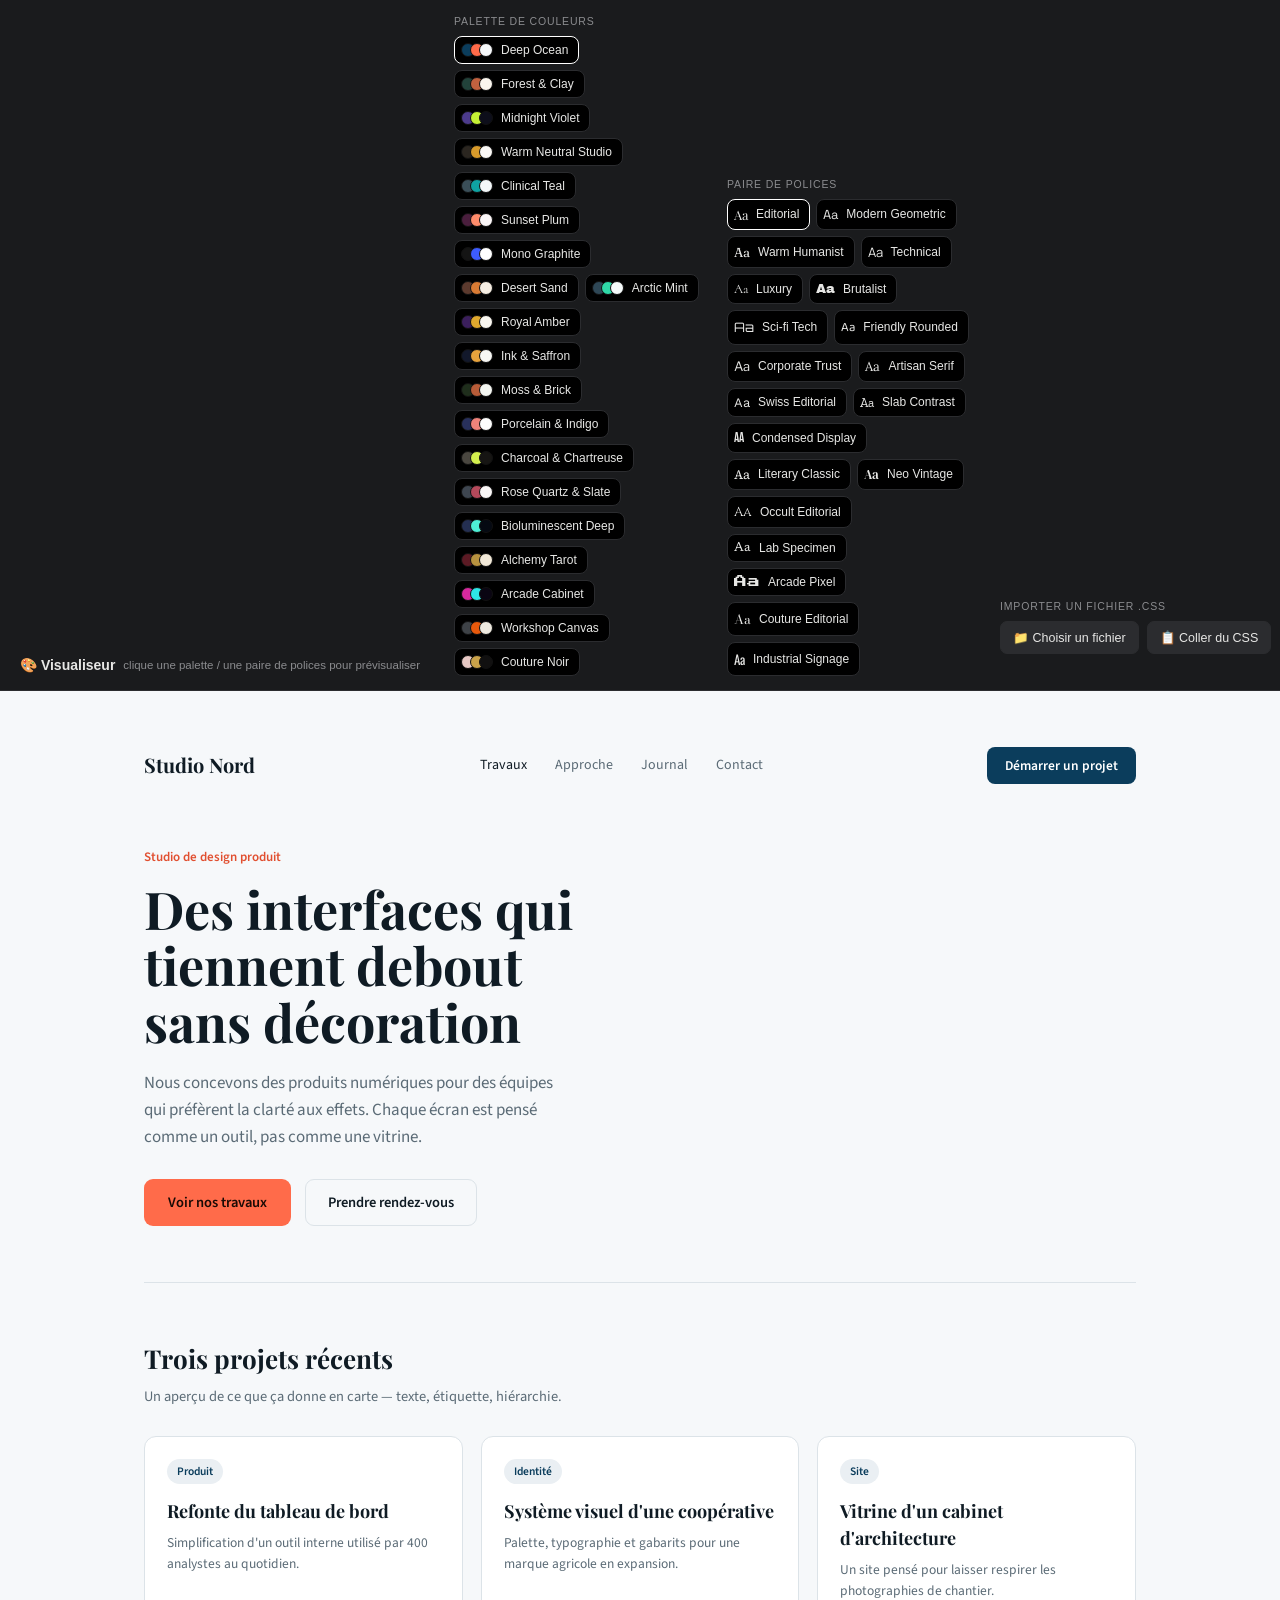
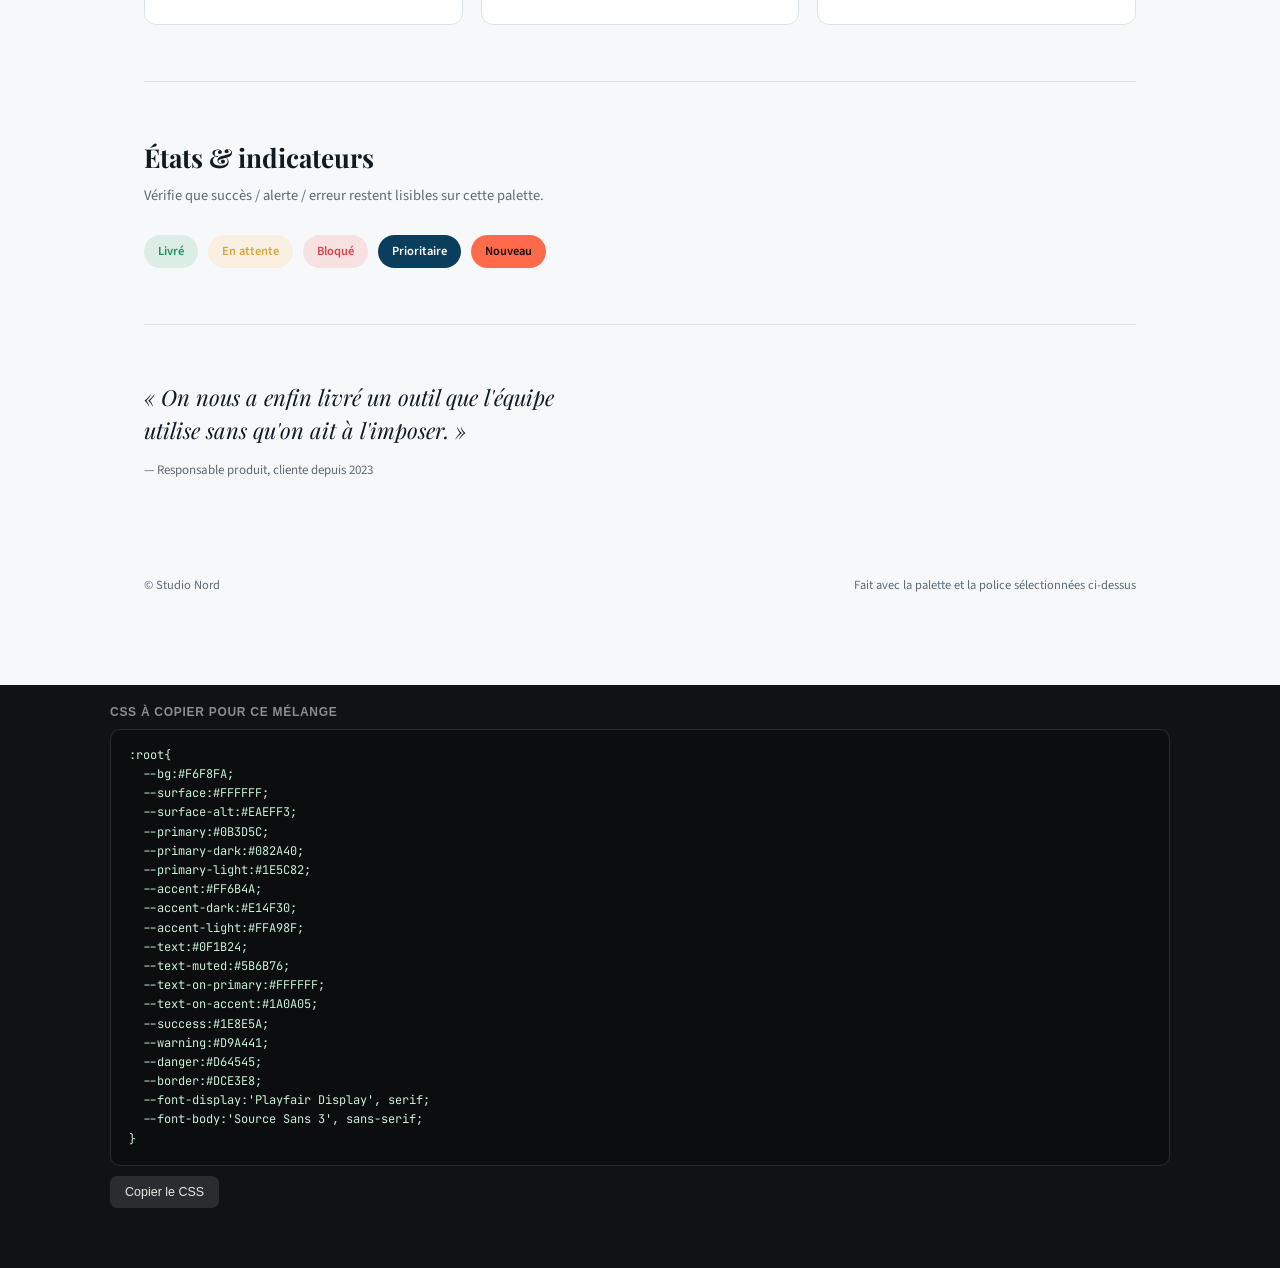
<file: css/index.html>
<!DOCTYPE html>
<html lang="fr">
<head>
<meta charset="UTF-8">
<meta name="viewport" content="width=device-width, initial-scale=1.0">
<title>Visualiseur de palettes &amp; polices</title>
<link rel="preconnect" href="https://fonts.googleapis.com">
<link href="https://fonts.googleapis.com/css2?family=Playfair+Display:ital,wght@0,400;0,600;0,700;1,400&family=Source+Sans+3:wght@400;500;600&family=Space+Grotesk:wght@500;600;700&family=Inter:wght@400;500;600&family=Fraunces:ital,opsz,wght@0,9..144,500;0,9..144,600;1,9..144,500&family=Karla:wght@400;500;700&family=Manrope:wght@400;500;600;700&family=JetBrains+Mono:wght@400;500;600&family=Cormorant:ital,wght@0,400;0,500;0,600;1,400&family=Jost:wght@300;400;500&family=Archivo+Black&family=Archivo:wght@400;500;700&family=Orbitron:wght@600;800&family=Rajdhani:wght@400;500;600;700&family=Baloo+2:wght@600;700;800&family=Nunito+Sans:wght@400;600;700&family=Libre+Franklin:wght@600;700;800&family=Public+Sans:wght@400;500;600;700&family=Lora:ital,wght@0,500;0,600;1,500&family=Mulish:wght@400;500;600&family=Work+Sans:wght@400;500;600;700&family=IBM+Plex+Sans:wght@400;500;600&family=Zilla+Slab:wght@500;600;700&family=Bebas+Neue&family=Source+Serif+4:opsz,wght@8..60,400;8..60,600;8..60,700&family=DM+Serif+Display:ital@0;1&family=DM+Sans:wght@400;500;700&family=Cinzel:wght@500;600;700&family=Newsreader:ital,wght@0,400;0,500;1,400&family=Space+Mono:wght@400;700&family=Press+Start+2P&family=VT323&family=Bodoni+Moda:ital,wght@0,500;0,700;1,500&family=Antic&family=Oswald:wght@500;600;700&family=Roboto+Mono:wght@400;500&display=swap" rel="stylesheet">
<style>

/* ===== Chrome de l'outil (indépendant des palettes testées) ===== */
:root{
  --tool-bg:#111213;
  --tool-panel:#1a1b1d;
  --tool-line:#2b2c2f;
  --tool-text:#e7e7e5;
  --tool-dim:#8b8c8f;
}
*{box-sizing:border-box}
html,body{margin:0;padding:0}
body{
  background:var(--tool-bg);
  color:var(--tool-text);
  font:400 14px/1.5 -apple-system,BlinkMacSystemFont,'Segoe UI',sans-serif;
}

/* ---- barre de contrôle ---- */
#controls{
  position:sticky; top:0; z-index:50;
  background:var(--tool-panel);
  border-bottom:1px solid var(--tool-line);
  padding:14px 20px;
  display:flex; flex-wrap:wrap; gap:16px 28px; align-items:flex-end;
}
.ctrl-group{ display:flex; flex-direction:column; gap:6px; min-width:220px; flex:1; }
.ctrl-group label{
  font-size:10.5px; letter-spacing:.08em; text-transform:uppercase; color:var(--tool-dim);
}
.swatch-select{
  display:flex; flex-wrap:wrap; gap:6px;
}
.swatch-btn{
  border:1px solid var(--tool-line);
  background:#000;
  border-radius:8px;
  padding:6px 10px 6px 6px;
  display:flex; align-items:center; gap:8px;
  cursor:pointer;
  color:var(--tool-text);
  font-size:12px;
  transition:border-color .15s, transform .1s;
}
.swatch-btn:hover{ transform:translateY(-1px); }
.swatch-btn.active{ border-color:#fff; }
.swatch-dots{ display:flex; }
.swatch-dots span{ width:14px; height:14px; border-radius:50%; display:block; margin-left:-5px; border:1.5px solid #111; }
.swatch-dots span:first-child{ margin-left:0; }
.font-preview-tag{
  font-size:13px;
}

#tool-title{
  font-weight:600; font-size:14px; margin-right:6px; color:var(--tool-text);
  display:flex; align-items:center; gap:8px; white-space:nowrap;
}
#tool-title .sub{ font-weight:400; color:var(--tool-dim); font-size:11.5px; }

#code-box{
  max-width:1100px; margin:18px auto 60px; padding:0 20px;
}
#code-box h3{ font-size:12px; letter-spacing:.06em; text-transform:uppercase; color:var(--tool-dim); margin:0 0 8px; font-weight:600; }
#code-out{
  background:#0c0d0e; border:1px solid var(--tool-line); border-radius:10px;
  padding:16px 18px; font:12px/1.6 'JetBrains Mono',monospace; color:#c8f0d8;
  white-space:pre; overflow-x:auto;
}
#copy-btn{
  margin-top:10px; background:#2b2c2f; border:1px solid var(--tool-line); color:var(--tool-text);
  padding:8px 14px; border-radius:7px; font-size:12.5px; cursor:pointer;
}
#copy-btn:hover{ background:#34363a; }

/* ---- import ---- */
.import-btn{
  background:#2b2c2f; border:1px solid var(--tool-line); color:var(--tool-text);
  padding:8px 12px; border-radius:7px; font-size:12.5px; cursor:pointer; white-space:nowrap;
}
.import-btn:hover{ background:#34363a; }
.import-btn.primary{ background:#3D5CFF; border-color:#3D5CFF; color:#fff; }
.import-btn.primary:hover{ background:#2a3fcc; }
#import-status{ font-size:11.5px; color:var(--tool-dim); min-height:16px; }
#import-status.err{ color:#ff8a8a; }
#import-status.ok{ color:#8fe0ab; }

.modal-overlay{
  display:none; position:fixed; inset:0; background:rgba(0,0,0,.6);
  z-index:100; align-items:center; justify-content:center; padding:20px;
}
.modal-overlay.show{ display:flex; }
.modal-box{
  background:var(--tool-panel); border:1px solid var(--tool-line); border-radius:12px;
  padding:22px; max-width:520px; width:100%;
}
.modal-box h3{ margin:0 0 8px; font-size:15px; }
.modal-hint{ font-size:12px; color:var(--tool-dim); line-height:1.5; margin:0 0 14px; }
.modal-hint code{ background:#000; padding:1px 5px; border-radius:4px; }
#paste-textarea{
  width:100%; min-height:160px; background:#0c0d0e; border:1px solid var(--tool-line);
  border-radius:8px; color:var(--tool-text); font:12px/1.5 'JetBrains Mono',monospace;
  padding:12px; resize:vertical;
}
.modal-actions{ display:flex; justify-content:flex-end; gap:10px; margin-top:14px; }

/* badge "importé" sur les swatches ajoutés dynamiquement */
.swatch-btn.imported{ border-style:dashed; }
.swatch-btn .pname{ white-space:nowrap; }
.swatch-btn .remove-x{
  margin-left:6px; opacity:.5; font-weight:700;
}
.swatch-btn .remove-x:hover{ opacity:1; color:#ff8a8a; }

/* ===== Zone de prévisualisation (le mock utilise UNIQUEMENT les variables --*) ===== */
#stage{
  background:var(--bg);
  color:var(--text);
  transition:background .25s, color .25s;
}
.mock{
  max-width:1040px;
  margin:0 auto;
  padding:56px 24px 90px;
}

.mock-nav{
  display:flex; align-items:center; justify-content:space-between;
  padding-bottom:44px;
}
.mock-logo{
  font-family:var(--font-display);
  font-weight:700; font-size:20px; color:var(--text);
}
.mock-links{ display:flex; gap:28px; font-family:var(--font-body); font-size:14px; }
.mock-links a{ color:var(--text-muted); text-decoration:none; }
.mock-links a.current{ color:var(--text); }
.mock-cta-nav{
  font-family:var(--font-body); font-weight:600; font-size:13.5px;
  background:var(--primary); color:var(--text-on-primary);
  padding:9px 18px; border-radius:8px; border:none; cursor:pointer;
}

.mock-hero{
  padding:20px 0 56px;
  border-bottom:1px solid var(--border);
}
.mock-eyebrow{
  font-family:var(--font-body); font-size:13px; color:var(--accent-dark); font-weight:600; margin-bottom:14px;
}
.mock-h1{
  font-family:var(--font-display);
  font-size:clamp(32px,5vw,52px);
  line-height:1.08;
  max-width:14ch;
  margin:0 0 20px;
  color:var(--text);
}
.mock-lede{
  font-family:var(--font-body);
  font-size:17px; line-height:1.6; max-width:52ch;
  color:var(--text-muted);
  margin:0 0 28px;
}
.mock-actions{ display:flex; gap:14px; align-items:center; }
.btn-primary{
  font-family:var(--font-body); font-weight:600; font-size:14.5px;
  background:var(--accent); color:var(--text-on-accent);
  border:none; padding:13px 24px; border-radius:9px; cursor:pointer;
}
.btn-secondary{
  font-family:var(--font-body); font-weight:600; font-size:14.5px;
  background:transparent; color:var(--text);
  border:1px solid var(--border); padding:12px 22px; border-radius:9px; cursor:pointer;
}

.mock-section{ padding:56px 0; border-bottom:1px solid var(--border); }
.mock-section:last-of-type{ border-bottom:none; }
.mock-section-head{ margin-bottom:28px; }
.mock-h2{ font-family:var(--font-display); font-size:26px; margin:0 0 8px; color:var(--text); }
.mock-section-sub{ font-family:var(--font-body); color:var(--text-muted); font-size:14.5px; margin:0; }

.mock-grid{
  display:grid; grid-template-columns:repeat(3,1fr); gap:18px;
}
.mock-card{
  background:var(--surface);
  border:1px solid var(--border);
  border-radius:12px;
  padding:22px;
}
.mock-card-tag{
  display:inline-block; font-family:var(--font-body); font-size:11.5px; font-weight:600;
  color:var(--primary); background:var(--surface-alt); padding:4px 10px; border-radius:20px; margin-bottom:14px;
}
.mock-card h3{ font-family:var(--font-display); font-size:18px; margin:0 0 8px; color:var(--text); }
.mock-card p{ font-family:var(--font-body); font-size:13.5px; color:var(--text-muted); line-height:1.55; margin:0; }

.mock-states{ display:flex; gap:10px; flex-wrap:wrap; }
.pill{ font-family:var(--font-body); font-size:12.5px; font-weight:600; padding:7px 14px; border-radius:20px; }
.pill.success{ background:color-mix(in srgb, var(--success) 16%, var(--surface)); color:var(--success); }
.pill.warning{ background:color-mix(in srgb, var(--warning) 16%, var(--surface)); color:var(--warning); }
.pill.danger{ background:color-mix(in srgb, var(--danger) 16%, var(--surface)); color:var(--danger); }
.pill.primary{ background:var(--primary); color:var(--text-on-primary); }
.pill.accent{ background:var(--accent); color:var(--text-on-accent); }

.mock-quote{
  font-family:var(--font-display); font-style:italic; font-size:22px; line-height:1.5;
  color:var(--text); max-width:36ch; margin:0 0 14px;
}
.mock-quote-attr{ font-family:var(--font-body); font-size:13px; color:var(--text-muted); }

.mock-footer{ padding-top:40px; display:flex; justify-content:space-between; align-items:center; font-family:var(--font-body); font-size:12.5px; color:var(--text-muted); }

@media(max-width:720px){
  .mock-grid{ grid-template-columns:1fr; }
  .mock-links{ display:none; }
}
</style>
</head>
<body>

<div id="controls">
  <div id="tool-title">🎨 Visualiseur
    <span class="sub">clique une palette / une paire de polices pour prévisualiser</span>
  </div>
  <div class="ctrl-group">
    <label>Palette de couleurs</label>
    <div class="swatch-select" id="palette-select"></div>
  </div>
  <div class="ctrl-group">
    <label>Paire de polices</label>
    <div class="swatch-select" id="font-select"></div>
  </div>
  <div class="ctrl-group" style="min-width:260px;">
    <label>Importer un fichier .css</label>
    <div style="display:flex; gap:8px;">
      <button id="import-btn" class="import-btn">📁 Choisir un fichier</button>
      <button id="paste-btn" class="import-btn">📋 Coller du CSS</button>
    </div>
    <input type="file" id="file-input" accept=".css,text/css" multiple style="display:none;">
    <div id="import-status"></div>
  </div>
</div>

<div id="paste-modal" class="modal-overlay">
  <div class="modal-box">
    <h3>Coller un bloc CSS</h3>
    <p class="modal-hint">Colle un bloc <code>:root{ --bg:...; --primary:...; }</code> (palette) ou des déclarations <code>--font-display</code> / <code>--font-body</code> (police). Le nom est déduit du commentaire d'en-tête si présent.</p>
    <textarea id="paste-textarea" placeholder=":root{
  --bg:#ffffff;
  --primary:#222222;
  --accent:#ff5533;
  ...
}"></textarea>
    <div class="modal-actions">
      <button id="paste-cancel" class="import-btn">Annuler</button>
      <button id="paste-confirm" class="import-btn primary">Ajouter</button>
    </div>
  </div>
</div>

<div id="stage">
  <div class="mock">
    <nav class="mock-nav">
      <div class="mock-logo" id="mock-brand-name">Studio Nord</div>
      <div class="mock-links">
        <a class="current" href="#">Travaux</a>
        <a href="#">Approche</a>
        <a href="#">Journal</a>
        <a href="#">Contact</a>
      </div>
      <button class="mock-cta-nav">Démarrer un projet</button>
    </nav>

    <section class="mock-hero">
      <div class="mock-eyebrow" id="mock-eyebrow-text">Studio de design produit</div>
      <h1 class="mock-h1">Des interfaces qui tiennent debout sans décoration</h1>
      <p class="mock-lede">Nous concevons des produits numériques pour des équipes qui préfèrent la clarté aux effets. Chaque écran est pensé comme un outil, pas comme une vitrine.</p>
      <div class="mock-actions">
        <button class="btn-primary">Voir nos travaux</button>
        <button class="btn-secondary">Prendre rendez-vous</button>
      </div>
    </section>

    <section class="mock-section">
      <div class="mock-section-head">
        <h2 class="mock-h2">Trois projets récents</h2>
        <p class="mock-section-sub">Un aperçu de ce que ça donne en carte — texte, étiquette, hiérarchie.</p>
      </div>
      <div class="mock-grid">
        <div class="mock-card">
          <span class="mock-card-tag">Produit</span>
          <h3>Refonte du tableau de bord</h3>
          <p>Simplification d'un outil interne utilisé par 400 analystes au quotidien.</p>
        </div>
        <div class="mock-card">
          <span class="mock-card-tag">Identité</span>
          <h3>Système visuel d'une coopérative</h3>
          <p>Palette, typographie et gabarits pour une marque agricole en expansion.</p>
        </div>
        <div class="mock-card">
          <span class="mock-card-tag">Site</span>
          <h3>Vitrine d'un cabinet d'architecture</h3>
          <p>Un site pensé pour laisser respirer les photographies de chantier.</p>
        </div>
      </div>
    </section>

    <section class="mock-section">
      <div class="mock-section-head">
        <h2 class="mock-h2">États &amp; indicateurs</h2>
        <p class="mock-section-sub">Vérifie que succès / alerte / erreur restent lisibles sur cette palette.</p>
      </div>
      <div class="mock-states">
        <span class="pill success">Livré</span>
        <span class="pill warning">En attente</span>
        <span class="pill danger">Bloqué</span>
        <span class="pill primary">Prioritaire</span>
        <span class="pill accent">Nouveau</span>
      </div>
    </section>

    <section class="mock-section">
      <blockquote class="mock-quote">« On nous a enfin livré un outil que l'équipe utilise sans qu'on ait à l'imposer. »</blockquote>
      <div class="mock-quote-attr">— Responsable produit, cliente depuis 2023</div>
    </section>

    <footer class="mock-footer">
      <span id="mock-footer-name">© Studio Nord</span>
      <span>Fait avec la palette et la police sélectionnées ci-dessus</span>
    </footer>
  </div>
</div>

<div id="code-box">
  <h3>CSS à copier pour ce mélange</h3>
  <div id="code-out"></div>
  <button id="copy-btn">Copier le CSS</button>
</div>

<script>
/* ===== Palettes ===== */
let palettes = [
  { id:'deep-ocean', name:'Deep Ocean', vars:{
    bg:'#F6F8FA', surface:'#FFFFFF', 'surface-alt':'#EAEFF3',
    primary:'#0B3D5C', 'primary-dark':'#082A40', 'primary-light':'#1E5C82',
    accent:'#FF6B4A', 'accent-dark':'#E14F30', 'accent-light':'#FFA98F',
    text:'#0F1B24', 'text-muted':'#5B6B76', 'text-on-primary':'#FFFFFF', 'text-on-accent':'#1A0A05',
    success:'#1E8E5A', warning:'#D9A441', danger:'#D64545', border:'#DCE3E8'
  }},
  { id:'forest-clay', name:'Forest & Clay', vars:{
    bg:'#FAF6EE', surface:'#FFFFFF', 'surface-alt':'#F1EADA',
    primary:'#22423A', 'primary-dark':'#152D27', 'primary-light':'#3D6B5D',
    accent:'#C1613F', 'accent-dark':'#9C4A2E', 'accent-light':'#E0956F',
    text:'#1E1B15', 'text-muted':'#6E6656', 'text-on-primary':'#FAF6EE', 'text-on-accent':'#FFF8F3',
    success:'#4C8B5C', warning:'#C99A3C', danger:'#B9503B', border:'#E4DAC4'
  }},
  { id:'midnight-violet', name:'Midnight Violet', vars:{
    bg:'#0D0E1A', surface:'#15172A', 'surface-alt':'#1E2138',
    primary:'#4C3B8C', 'primary-dark':'#332867', 'primary-light':'#7160B8',
    accent:'#C6F135', 'accent-dark':'#9FC220', 'accent-light':'#DDF77A',
    text:'#EDEFFB', 'text-muted':'#9195B8', 'text-on-primary':'#FFFFFF', 'text-on-accent':'#12140A',
    success:'#3FD68C', warning:'#F0B94A', danger:'#FF6B6B', border:'#2A2D48'
  }},
  { id:'warm-neutral-studio', name:'Warm Neutral Studio', vars:{
    bg:'#FAF8F5', surface:'#FFFFFF', 'surface-alt':'#F0ECE4',
    primary:'#2B2620', 'primary-dark':'#171410', 'primary-light':'#544B3E',
    accent:'#D99B2B', 'accent-dark':'#B37E1D', 'accent-light':'#EFC170',
    text:'#211D18', 'text-muted':'#7A7266', 'text-on-primary':'#FAF8F5', 'text-on-accent':'#231600',
    success:'#5A8A5E', warning:'#D99B2B', danger:'#C0524A', border:'#E4DED2'
  }},
  { id:'clinical-teal', name:'Clinical Teal', vars:{
    bg:'#F4F8F9', surface:'#FFFFFF', 'surface-alt':'#E7EFF1',
    primary:'#3A4E58', 'primary-dark':'#26343B', 'primary-light':'#57707C',
    accent:'#0FA3A3', 'accent-dark':'#0B7C7C', 'accent-light':'#5FD1CE',
    text:'#1A2226', 'text-muted':'#647178', 'text-on-primary':'#F4F8F9', 'text-on-accent':'#04211F',
    success:'#2E9E6B', warning:'#D9A441', danger:'#D2504A', border:'#DCE6E8'
  }},
  { id:'sunset-plum', name:'Sunset Plum', vars:{
    bg:'#FBF6F7', surface:'#FFFFFF', 'surface-alt':'#F3E7EA',
    primary:'#4A1E3D', 'primary-dark':'#301028', 'primary-light':'#6E3A5C',
    accent:'#FF8C6B', 'accent-dark':'#E06A48', 'accent-light':'#FFB79E',
    text:'#241019', 'text-muted':'#7A5F70', 'text-on-primary':'#FBF6F7', 'text-on-accent':'#2B0F03',
    success:'#4C9169', warning:'#DDA23B', danger:'#D14F4F', border:'#EAD9DF'
  }},
  { id:'mono-graphite', name:'Mono Graphite', vars:{
    bg:'#FFFFFF', surface:'#FFFFFF', 'surface-alt':'#F2F2F2',
    primary:'#141414', 'primary-dark':'#000000', 'primary-light':'#3A3A3A',
    accent:'#3D5CFF', 'accent-dark':'#2A3FCC', 'accent-light':'#8497FF',
    text:'#0A0A0A', 'text-muted':'#6B6B6B', 'text-on-primary':'#FFFFFF', 'text-on-accent':'#FFFFFF',
    success:'#1EA35A', warning:'#E0A100', danger:'#E23D3D', border:'#E4E4E4'
  }},
  { id:'desert-sand', name:'Desert Sand', vars:{
    bg:'#F5EDE2', surface:'#FFFCF7', 'surface-alt':'#EBDDC8',
    primary:'#5C3A2E', 'primary-dark':'#3D2419', 'primary-light':'#7D5642',
    accent:'#D97B34', 'accent-dark':'#B15F22', 'accent-light':'#F0A868',
    text:'#2B1D14', 'text-muted':'#7A6552', 'text-on-primary':'#F5EDE2', 'text-on-accent':'#2B1000',
    success:'#5F8C5A', warning:'#D9A441', danger:'#C0523E', border:'#E0D0B8'
  }},
  { id:'arctic-mint', name:'Arctic Mint', vars:{
    bg:'#F5FAFA', surface:'#FFFFFF', 'surface-alt':'#E6F0EF',
    primary:'#2E4756', 'primary-dark':'#1C2E38', 'primary-light':'#4A6A7B',
    accent:'#2FD9A8', 'accent-dark':'#1FAE84', 'accent-light':'#83EBCB',
    text:'#16232A', 'text-muted':'#5F7580', 'text-on-primary':'#F5FAFA', 'text-on-accent':'#052E22',
    success:'#2FD9A8', warning:'#E0B24A', danger:'#E0615A', border:'#DCE9E8'
  }},
  { id:'royal-amber', name:'Royal Amber', vars:{
    bg:'#FAF7F0', surface:'#FFFFFF', 'surface-alt':'#EFE7D8',
    primary:'#3B1F5C', 'primary-dark':'#26123D', 'primary-light':'#5A3985',
    accent:'#E0A82E', 'accent-dark':'#B8871B', 'accent-light':'#F0C868',
    text:'#1E1526', 'text-muted':'#6E6178', 'text-on-primary':'#FAF7F0', 'text-on-accent':'#2B1D00',
    success:'#4C8B5C', warning:'#E0A82E', danger:'#C24B4B', border:'#E5DCC8'
  }},
  { id:'ink-saffron', name:'Ink & Saffron', vars:{
    bg:'#F7F7F4', surface:'#FFFFFF', 'surface-alt':'#ECEBE4',
    primary:'#12182B', 'primary-dark':'#080B16', 'primary-light':'#2A3350',
    accent:'#E8A33D', 'accent-dark':'#C4801E', 'accent-light':'#F3C374',
    text:'#0C0F1A', 'text-muted':'#5C6070', 'text-on-primary':'#F7F7F4', 'text-on-accent':'#1F1400',
    success:'#3E8E63', warning:'#E8A33D', danger:'#C7433C', border:'#E2E1D8'
  }},
  { id:'moss-brick', name:'Moss & Brick', vars:{
    bg:'#F4F6F1', surface:'#FFFFFF', 'surface-alt':'#E7ECE0',
    primary:'#1F2E1C', 'primary-dark':'#101B0E', 'primary-light':'#3A4F34',
    accent:'#B85C38', 'accent-dark':'#95452A', 'accent-light':'#D68B67',
    text:'#161F13', 'text-muted':'#5E6B57', 'text-on-primary':'#F4F6F1', 'text-on-accent':'#2A0F04',
    success:'#3E7D4A', warning:'#C9962E', danger:'#B8452F', border:'#DEE5D6'
  }},
  { id:'porcelain-indigo', name:'Porcelain & Indigo', vars:{
    bg:'#FDFDFC', surface:'#FFFFFF', 'surface-alt':'#EEF0F6',
    primary:'#28305C', 'primary-dark':'#171C3C', 'primary-light':'#454F82',
    accent:'#F0837A', 'accent-dark':'#D2645B', 'accent-light':'#F7AEA8',
    text:'#161A2E', 'text-muted':'#5F6480', 'text-on-primary':'#FDFDFC', 'text-on-accent':'#2E0E0B',
    success:'#3E9E75', warning:'#DDA23B', danger:'#E0615A', border:'#E4E6EF'
  }},
  { id:'charcoal-chartreuse', name:'Charcoal & Chartreuse', vars:{
    bg:'#161513', surface:'#1E1D1A', 'surface-alt':'#28271F',
    primary:'#4A4740', 'primary-dark':'#302E28', 'primary-light':'#6B675C',
    accent:'#D4F04E', 'accent-dark':'#AEC834', 'accent-light':'#E5F896',
    text:'#F2F1EA', 'text-muted':'#9A968A', 'text-on-primary':'#F2F1EA', 'text-on-accent':'#1A1D06',
    success:'#7FD68C', warning:'#EAC15C', danger:'#E4685E', border:'#33322A'
  }},
  { id:'rose-quartz-slate', name:'Rose Quartz & Slate', vars:{
    bg:'#FAF7F7', surface:'#FFFFFF', 'surface-alt':'#F0E9EA',
    primary:'#3E4650', 'primary-dark':'#282E36', 'primary-light':'#5D6771',
    accent:'#B5495B', 'accent-dark':'#8F3646', 'accent-light':'#D67F8C',
    text:'#211E20', 'text-muted':'#736A6C', 'text-on-primary':'#FAF7F7', 'text-on-accent':'#FCEEF0',
    success:'#4C8B6C', warning:'#D3A24A', danger:'#B5495B', border:'#EBDEE0'
  }},
  { id:'bioluminescent-deep', name:'Bioluminescent Deep', vars:{
    bg:'#050912', surface:'#0B111F', 'surface-alt':'#121B2E',
    primary:'#242F52', 'primary-dark':'#161D35', 'primary-light':'#3C4A78',
    accent:'#4EF0D6', 'accent-dark':'#26C7AC', 'accent-light':'#9AF9E7',
    text:'#E7F0F5', 'text-muted':'#7C8AA0', 'text-on-primary':'#E7F0F5', 'text-on-accent':'#031C17',
    success:'#4EF0D6', warning:'#F0C15C', danger:'#F0615C', border:'#1B2740'
  }},
  { id:'alchemy-tarot', name:'Alchemy Tarot', vars:{
    bg:'#F2E9D8', surface:'#FAF4E7', 'surface-alt':'#E8DBBE',
    primary:'#5C1A24', 'primary-dark':'#3C0E15', 'primary-light':'#7E2E3A',
    accent:'#B8923F', 'accent-dark':'#93741F', 'accent-light':'#D4B76C',
    text:'#2A1610', 'text-muted':'#7A6650', 'text-on-primary':'#F2E9D8', 'text-on-accent':'#2A1D00',
    success:'#556B3A', warning:'#B8923F', danger:'#8C2A2A', border:'#DACBA5'
  }},
  { id:'arcade-cabinet', name:'Arcade Cabinet', vars:{
    bg:'#0A0512', surface:'#160B26', 'surface-alt':'#1F1235',
    primary:'#D6299E', 'primary-dark':'#A81C7A', 'primary-light':'#EB5FC1',
    accent:'#2EE6E6', 'accent-dark':'#1BBBBB', 'accent-light':'#7FF5F5',
    text:'#F3EAFB', 'text-muted':'#9C8CB8', 'text-on-primary':'#0A0512', 'text-on-accent':'#031A1A',
    success:'#3EE67A', warning:'#F0D93D', danger:'#F0473D', border:'#2A1B45'
  }},
  { id:'workshop-canvas', name:'Workshop Canvas', vars:{
    bg:'#EFEAE0', surface:'#F8F5EE', 'surface-alt':'#E2DBC9',
    primary:'#3E4247', 'primary-dark':'#26292D', 'primary-light':'#5C6167',
    accent:'#E8590C', 'accent-dark':'#BF4708', 'accent-light':'#F58A4E',
    text:'#232322', 'text-muted':'#6B6862', 'text-on-primary':'#EFEAE0', 'text-on-accent':'#2A0E00',
    success:'#4C8B5C', warning:'#E8590C', danger:'#C0392B', border:'#D9D1BC'
  }},
  { id:'couture-noir', name:'Couture Noir', vars:{
    bg:'#111010', surface:'#1A1818', 'surface-alt':'#241F1F',
    primary:'#E7C9C4', 'primary-dark':'#D1A9A2', 'primary-light':'#F2DEDA',
    accent:'#C9A24A', 'accent-dark':'#A9832F', 'accent-light':'#E0C077',
    text:'#F5F1EE', 'text-muted':'#A69D98', 'text-on-primary':'#221512', 'text-on-accent':'#211500',
    success:'#6FA383', warning:'#C9A24A', danger:'#C15C5C', border:'#2E2828'
  }}
];

/* ===== Paires de polices ===== */
let fontPairs = [
  { id:'editorial', name:'Editorial', display:"'Playfair Display', serif", body:"'Source Sans 3', sans-serif" },
  { id:'modern-geometric', name:'Modern Geometric', display:"'Space Grotesk', sans-serif", body:"'Inter', sans-serif" },
  { id:'warm-humanist', name:'Warm Humanist', display:"'Fraunces', serif", body:"'Karla', sans-serif" },
  { id:'technical', name:'Technical', display:"'Manrope', sans-serif", body:"'Manrope', sans-serif" },
  { id:'luxury', name:'Luxury', display:"'Cormorant', serif", body:"'Jost', sans-serif" },
  { id:'brutalist', name:'Brutalist', display:"'Archivo Black', sans-serif", body:"'Archivo', sans-serif" },
  { id:'scifi', name:'Sci-fi Tech', display:"'Orbitron', sans-serif", body:"'Rajdhani', sans-serif" },
  { id:'friendly', name:'Friendly Rounded', display:"'Baloo 2', sans-serif", body:"'Nunito Sans', sans-serif" },
  { id:'corporate', name:'Corporate Trust', display:"'Libre Franklin', sans-serif", body:"'Public Sans', sans-serif" },
  { id:'artisan', name:'Artisan Serif', display:"'Lora', serif", body:"'Mulish', sans-serif" },
  { id:'swiss-editorial', name:'Swiss Editorial', display:"'Work Sans', sans-serif", body:"'IBM Plex Sans', sans-serif" },
  { id:'slab-contrast', name:'Slab Contrast', display:"'Zilla Slab', serif", body:"'Work Sans', sans-serif" },
  { id:'condensed-display', name:'Condensed Display', display:"'Bebas Neue', sans-serif", body:"'Public Sans', sans-serif" },
  { id:'literary-classic', name:'Literary Classic', display:"'Source Serif 4', serif", body:"'Source Sans 3', sans-serif" },
  { id:'neo-vintage', name:'Neo Vintage', display:"'DM Serif Display', serif", body:"'DM Sans', sans-serif" },
  { id:'occult-editorial', name:'Occult Editorial', display:"'Cinzel', serif", body:"'Cormorant Garamond', serif" },
  { id:'lab-specimen', name:'Lab Specimen', display:"'Newsreader', serif", body:"'Newsreader', serif" },
  { id:'arcade-pixel', name:'Arcade Pixel', display:"'Press Start 2P', monospace", body:"'VT323', monospace" },
  { id:'couture-editorial', name:'Couture Editorial', display:"'Bodoni Moda', serif", body:"'Antic', sans-serif" },
  { id:'industrial-signage', name:'Industrial Signage', display:"'Oswald', sans-serif", body:"'Roboto Mono', monospace" }
];

let currentPalette = palettes[0];
let currentFont = fontPairs[0];

const paletteSelect = document.getElementById('palette-select');
const fontSelect = document.getElementById('font-select');
const stage = document.getElementById('stage');
const codeOut = document.getElementById('code-out');

function applyPalette(p){
  currentPalette = p;
  for(const [k,v] of Object.entries(p.vars)){
    stage.style.setProperty('--'+k, v);
  }
  [...paletteSelect.children].forEach(b => b.classList.toggle('active', b.dataset.id === p.id));
  updateCode();
}

function applyFont(f){
  currentFont = f;
  stage.style.setProperty('--font-display', f.display);
  stage.style.setProperty('--font-body', f.body);
  [...fontSelect.children].forEach(b => b.classList.toggle('active', b.dataset.id === f.id));
  updateCode();
}

function updateCode(){
  const lines = [':root{'];
  for(const [k,v] of Object.entries(currentPalette.vars)){
    lines.push('  --'+k+':'+v+';');
  }
  lines.push('  --font-display:'+currentFont.display+';');
  lines.push('  --font-body:'+currentFont.body+';');
  lines.push('}');
  codeOut.textContent = lines.join('\n');
}

function makePaletteBtn(p, imported){
  const btn = document.createElement('button');
  btn.className = 'swatch-btn' + (imported ? ' imported' : '');
  btn.dataset.id = p.id;
  const dotPrimary = p.vars.primary || p.vars.bg;
  const dotAccent = p.vars.accent || p.vars.primary;
  const dotBg = p.vars.bg || '#fff';
  btn.innerHTML = `<span class="swatch-dots">
      <span style="background:${dotPrimary}"></span>
      <span style="background:${dotAccent}"></span>
      <span style="background:${dotBg}"></span>
    </span><span class="pname">${p.name}</span>${imported ? '<span class="remove-x" title="Retirer">✕</span>' : ''}`;
  btn.addEventListener('click', (e) => {
    if(e.target.classList.contains('remove-x')){
      e.stopPropagation();
      palettes = palettes.filter(x => x.id !== p.id);
      btn.remove();
      if(currentPalette.id === p.id) applyPalette(palettes[0]);
      return;
    }
    applyPalette(p);
  });
  paletteSelect.appendChild(btn);
}

function makeFontBtn(f, imported){
  const btn = document.createElement('button');
  btn.className = 'swatch-btn' + (imported ? ' imported' : '');
  btn.dataset.id = f.id;
  btn.innerHTML = `<span class="font-preview-tag" style="font-family:${f.display}">Aa</span><span class="pname">${f.name}</span>${imported ? '<span class="remove-x" title="Retirer">✕</span>' : ''}`;
  btn.addEventListener('click', (e) => {
    if(e.target.classList.contains('remove-x')){
      e.stopPropagation();
      fontPairs = fontPairs.filter(x => x.id !== f.id);
      btn.remove();
      if(currentFont.id === f.id) applyFont(fontPairs[0]);
      return;
    }
    applyFont(f);
  });
  fontSelect.appendChild(btn);
}

palettes.forEach(p => makePaletteBtn(p, false));
fontPairs.forEach(f => makeFontBtn(f, false));

/* ===== Import de fichiers / texte CSS ===== */
const importStatus = document.getElementById('import-status');
let importCounter = 0;

function setStatus(msg, type){
  importStatus.textContent = msg;
  importStatus.className = type || '';
}

// Extrait un nom lisible depuis un commentaire d'en-tête "Palette : X" / "Polices : X" / "Police : X"
function guessName(css, fallback){
  const m = css.match(/(?:Palette|Police[s]?)\s*:\s*([^\n(]+)/i);
  if(m) return m[1].trim();
  return fallback;
}

// Parse un bloc :root{...} et récupère toutes les déclarations --xxx:val;
function parseVars(css){
  const vars = {};
  const rootMatches = css.match(/:root\s*\{([^}]*)\}/gs) || [];
  rootMatches.forEach(block => {
    const inner = block.replace(/:root\s*\{/, '').replace(/\}$/, '');
    const decls = inner.split(';');
    decls.forEach(d => {
      const m = d.match(/--([a-zA-Z0-9-]+)\s*:\s*(.+)/);
      if(m){
        const key = m[1].trim();
        const val = m[2].trim();
        vars[key] = val;
      }
    });
  });
  return vars;
}

function importCss(css, filename){
  const vars = parseVars(css);
  if(Object.keys(vars).length === 0){
    setStatus('Aucune variable --xxx trouvée dans ce fichier.', 'err');
    return;
  }

  const hasFontVars = vars['font-display'] || vars['font-body'] || vars['font-sans'] || vars['font-head'];
  const hasColorVars = vars['bg'] || vars['primary'] || vars['accent'] || vars['ink'];

  let addedSomething = false;

  if(hasColorVars){
    importCounter++;
    const id = 'imported-color-' + importCounter;
    const name = guessName(css, filename || ('Importé ' + importCounter));
    // normalise quelques alias courants vers le schéma attendu par le mock
    const norm = Object.assign({
      bg: vars.bg || vars.ink && vars.paper || '#ffffff',
      surface: vars.surface || vars.paper || vars.card || '#ffffff',
      'surface-alt': vars['surface-alt'] || vars.paper2 || vars.card2 || '#f2f2f2',
      primary: vars.primary || vars.ink || vars.accent || '#222222',
      'primary-dark': vars['primary-dark'] || vars.primary || '#111111',
      'primary-light': vars['primary-light'] || vars.primary || '#444444',
      accent: vars.accent || vars.gold || vars.primary || '#ff5533',
      'accent-dark': vars['accent-dark'] || vars.accent || '#cc4422',
      'accent-light': vars['accent-light'] || vars.accent || '#ff9977',
      text: vars.text || vars.ink || '#111111',
      'text-muted': vars['text-muted'] || vars.muted || vars.mut || '#666666',
      'text-on-primary': vars['text-on-primary'] || '#ffffff',
      'text-on-accent': vars['text-on-accent'] || '#ffffff',
      success: vars.success || '#2e9e6b',
      warning: vars.warning || '#d9a441',
      danger: vars.danger || '#d2504a',
      border: vars.border || vars.line || '#e0e0e0'
    }, vars);
    const palette = { id, name, vars: norm };
    palettes.push(palette);
    makePaletteBtn(palette, true);
    applyPalette(palette);
    addedSomething = true;
  }

  if(hasFontVars){
    importCounter++;
    const id = 'imported-font-' + importCounter;
    const name = guessName(css, filename || ('Police importée ' + importCounter));
    const display = vars['font-display'] || vars['font-head'] || vars['font-sans'] || "'Inter', sans-serif";
    const body = vars['font-body'] || vars['font-sans'] || vars['font-head'] || "'Inter', sans-serif";
    const fontPair = { id, name, display, body };
    fontPairs.push(fontPair);
    makeFontBtn(fontPair, true);
    applyFont(fontPair);
    addedSomething = true;

    // charge la police depuis Google Fonts si le fichier contient un @import
    const importUrlMatch = css.match(/@import\s+url\((['"]?)(https:\/\/fonts\.googleapis\.com[^'")]+)\1\)/);
    if(importUrlMatch){
      const link = document.createElement('link');
      link.rel = 'stylesheet';
      link.href = importUrlMatch[2];
      document.head.appendChild(link);
    }
  }

  if(addedSomething){
    setStatus('Importé : ' + (filename || 'bloc collé') + ' ✓', 'ok');
  } else {
    setStatus('Fichier lu mais aucune variable couleur/police reconnue.', 'err');
  }
}

document.getElementById('import-btn').addEventListener('click', () => {
  document.getElementById('file-input').click();
});

document.getElementById('file-input').addEventListener('change', (e) => {
  const files = [...e.target.files];
  if(!files.length) return;
  files.forEach(file => {
    const reader = new FileReader();
    reader.onload = () => importCss(reader.result, file.name.replace(/\.css$/,''));
    reader.onerror = () => setStatus('Erreur de lecture : ' + file.name, 'err');
    reader.readAsText(file);
  });
  e.target.value = '';
});

const pasteModal = document.getElementById('paste-modal');
document.getElementById('paste-btn').addEventListener('click', () => {
  pasteModal.classList.add('show');
  document.getElementById('paste-textarea').focus();
});
document.getElementById('paste-cancel').addEventListener('click', () => {
  pasteModal.classList.remove('show');
});
document.getElementById('paste-confirm').addEventListener('click', () => {
  const val = document.getElementById('paste-textarea').value.trim();
  if(!val){ setStatus('Rien à importer.', 'err'); return; }
  importCss(val, null);
  document.getElementById('paste-textarea').value = '';
  pasteModal.classList.remove('show');
});

document.getElementById('copy-btn').addEventListener('click', () => {
  navigator.clipboard.writeText(codeOut.textContent).then(() => {
    const btn = document.getElementById('copy-btn');
    const original = btn.textContent;
    btn.textContent = 'Copié ✓';
    setTimeout(() => btn.textContent = original, 1400);
  });
});

applyPalette(palettes[0]);
applyFont(fontPairs[0]);
</script>

</body>
</html>
</file>
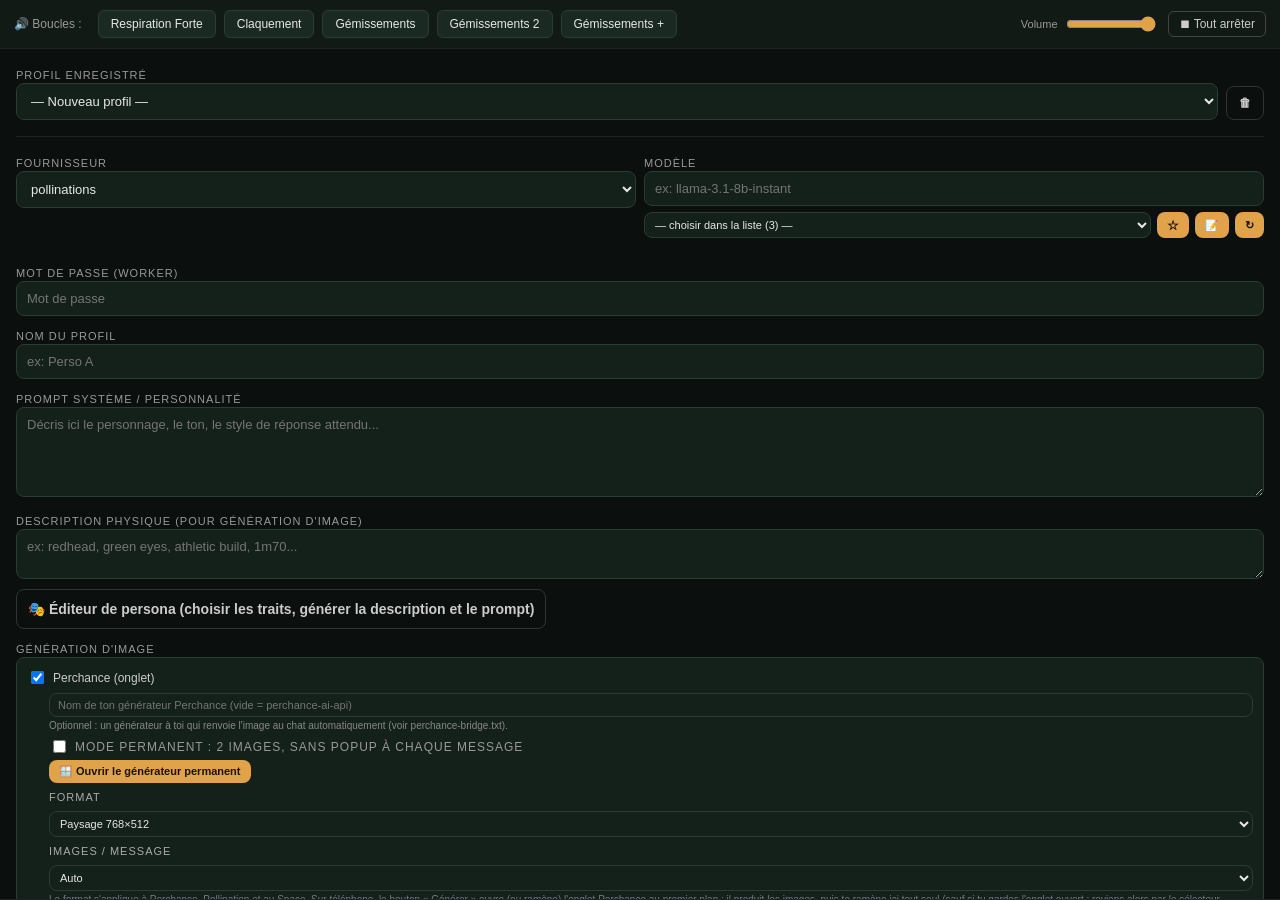
<file: chat.html>
<!DOCTYPE html>
<html lang="fr">
<head>
<meta charset="UTF-8">
<meta name="viewport" content="width=device-width, initial-scale=1.0">
<title>Chat</title>
<style>
  * { box-sizing: border-box; }
  body {
    margin: 0; font-family: -apple-system, BlinkMacSystemFont, "Segoe UI", sans-serif;
    background: #0b0f0d; color: #e8e8e4; height: 100vh; display: flex; flex-direction: column;
  }
  #setup {
    padding: 16px; display: flex; flex-direction: column; gap: 10px; border-bottom: 1px solid #222;
    overflow-y: auto;
  }
  #setup.hidden { display: none; }
  #setup label { font-size: 11px; letter-spacing: 1px; text-transform: uppercase; color: #999; }
  #setup input, #setup textarea, #setup select {
    width: 100%; background: #14201a; border: 1px solid #2a3d33; color: #e8e8e4;
    padding: 9px 10px; border-radius: 8px; font-size: 13px; font-family: inherit;
  }
  #setup textarea { min-height: 90px; resize: vertical; }
  #setup button {
    background: #e0a34a; border: none; color: #1a1208; font-weight: 700;
    padding: 11px; border-radius: 8px; font-size: 14px; cursor: pointer; margin-top: 4px;
  }
 #bgMedia {
  position: fixed;
  inset: 0;
  z-index: 0;
  overflow: hidden;
  pointer-events: none;
}
#bgMedia video,
#bgMedia img {
  width: 100%;
  height: 100%;
  object-fit: cover;
  opacity: 0.35; /* ajuste la transparence */
}
/* Le reste de l'interface au-dessus du fond */
#audioLooper, #setup, #topbar, #messages, #inputbar {
  position: relative;
  z-index: 1;
}
/* Un léger voile pour garder le texte lisible */
#messages {
  background: rgba(11, 15, 13, 0.55);
}
  #setup button.secondary {
    background: none; border: 1px solid #333; color: #ccc; font-weight: 600;
  }
  .row { display: flex; gap: 8px; }
  .row > * { flex: 1; }
  #profileBar { display: flex; gap: 8px; align-items: flex-end; }
  #profileBar select { flex: 1; }
  #profileBar button { width: auto; padding: 9px 12px; font-size: 12px; margin-top: 0; white-space: nowrap; }
  hr.sep { border: none; border-top: 1px solid #222; margin: 6px 0; width: 100%; }
  details.advanced { border: 1px solid #222; border-radius: 8px; padding: 8px 10px; }
  details.advanced summary { cursor: pointer; font-size: 11px; letter-spacing: 1px; text-transform: uppercase; color: #999; }
  details.advanced .row { margin-top: 8px; }
  .fieldlabel { font-size: 10px; color: #888; display:block; margin-bottom:3px; }
  #topbar {
    display: flex; align-items: center; justify-content: space-between; padding: 10px 14px;
    border-bottom: 1px solid #222; flex-shrink: 0; gap: 8px;
  }
  #topbar.hidden { display: none; }
  #topbar select {
    background: #14201a; border: 1px solid #2a3d33; color: #e8e8e4; border-radius: 6px;
    padding: 5px 8px; font-size: 11.5px; font-family: inherit; max-width: 140px;
  }
  #topbar div.actions { display: flex; gap: 6px; flex-shrink: 0; }
  #topbar button {
    background: none; border: 1px solid #333; color: #999; border-radius: 6px;
    padding: 5px 10px; font-size: 11px; cursor: pointer;
  }
  #messages { flex: 1; overflow-y: auto; padding: 14px; display: flex; flex-direction: column; gap: 10px; }
  #messages.hidden { display: none; }
  .msg { max-width: 82%; padding: 10px 13px; border-radius: 12px; font-size: 14.5px; line-height: 1.45; white-space: pre-wrap; }
  .msg.user { align-self: flex-end; background: #e0a34a; color: #1a1208; }
  .msg.bot { align-self: flex-start; background: #17221c; border: 1px solid #263329; }
  .msg.err { align-self: center; background: #3a1414; color: #e0a0a0; font-size: 12.5px; font-family: monospace; }
  .msg.image-loading {
    align-self: flex-start;
    background: #1a2a22;
    border: 1px dashed #3a5a4a;
    color: #a0c0b0;
    font-size: 13px;
    font-style: italic;
  }
  .msg img {
    max-width: 100%;
    border-radius: 10px;
    margin-top: 8px;
    display: block;
  }
  .msg-content { white-space: pre-wrap; }
  .msg-time {
    font-size: 10px;
    margin-top: 4px;
    opacity: 0.6;
  }
  .msg.user .msg-time { text-align: right; color: #1a1208; }
  .msg.bot .msg-time { text-align: left; color: #e8e8e4; }
  #inputbar { display: flex; gap: 8px; padding: 10px 12px calc(env(safe-area-inset-bottom,0px) + 10px); border-top: 1px solid #222; flex-shrink: 0; }
  #inputbar.hidden { display: none; }
  #inputbar textarea {
    flex: 1; resize: none; background: #14201a; border: 1px solid #2a3d33; color: #e8e8e4;
    border-radius: 10px; padding: 11px 12px; font-size: 15px; font-family: inherit; max-height: 100px;
  }
  #send { background: #e0a34a; border: none; color: #1a1208; font-weight: 700; width: 46px; border-radius: 10px; font-size: 18px; cursor: pointer; flex-shrink: 0; }
  #mic { background: #1a2a22; border: 1px solid #2a3d33; color: #e8e8e4; width: 46px; border-radius: 10px; font-size: 18px; cursor: pointer; flex-shrink: 0; }
  #mic.rec { background: #8a2a2a; border-color: #c44; animation: micPulse 1s infinite; }
  #mic:disabled { opacity: .5; }
  @keyframes micPulse { 50% { box-shadow: 0 0 0 4px rgba(204,68,68,.35); } }
  #send:disabled { background: #3a3a34; color: #777; }
  .typing { align-self: flex-start; color: #777; font-size: 13px; font-style: italic; padding: 4px 4px; }

  /* ----- Galerie + visionneuse ----- */
  #gallery, #lightbox { position: fixed; inset: 0; z-index: 9000; display: flex; flex-direction: column; background: rgba(8,10,9,.97); color: #e8e8e4; }
  #lightbox { z-index: 9100; background: rgba(0,0,0,.95); align-items: center; justify-content: center; }
  #gallery.hidden, #lightbox.hidden { display: none; }
  #gHead, #lbBar { display: flex; align-items: center; gap: 8px; padding: 10px 12px; flex-wrap: wrap; }
  #gHead { border-bottom: 1px solid #2a3d33; }
  #gHead .gt { font-weight: 700; flex: 1; min-width: 120px; }
  #gHead label { font-size: 12px; display: flex; gap: 5px; align-items: center; cursor: pointer; }
  #gHead button, #lbBar button { background: #1a2a22; border: 1px solid #2a3d33; color: #e8e8e4; border-radius: 8px; padding: 6px 10px; font-size: 13px; cursor: pointer; width: auto; }
  #gGrid { flex: 1; overflow-y: auto; padding: 10px; display: grid; grid-template-columns: repeat(auto-fill, minmax(130px, 1fr)); gap: 8px; align-content: start; }
  #gGrid img { width: 100%; aspect-ratio: 3/2; object-fit: cover; border-radius: 8px; cursor: zoom-in; background: #111; display: block; }
  #gEmpty { padding: 40px 16px; text-align: center; color: #888; font-size: 13px; }
  #lbBar { position: absolute; top: 0; left: 0; right: 0; justify-content: space-between; background: linear-gradient(#000c, transparent); z-index: 2; }
  #lbCaption { font-size: 11px; color: #bbb; flex: 1; min-width: 100px; max-height: 3.6em; overflow: hidden; }
  #lbImg { max-width: 96vw; max-height: 88vh; object-fit: contain; border-radius: 6px; }

  .cursor { display: inline-block; color: #e0a34a; animation: cursorBlink 1s steps(2, start) infinite; }
  @keyframes cursorBlink { to { visibility: hidden; } }
  .suggest-row { display: flex; flex-wrap: wrap; gap: 6px; margin: 4px 0 10px; align-self: flex-start; max-width: 90%; }
  .suggest-chip { background: #1a2a22; border: 1px solid #2a3d33; color: #e8e8e4; border-radius: 14px; padding: 6px 12px; font-size: 13px; cursor: pointer; text-align: left; font-family: inherit; }
  .suggest-chip:hover { border-color: #e0a34a; }
  #suggestBtn.off { opacity: .45; }
  #scenePanel { position: fixed; top: 54px; right: 8px; width: min(330px, 92vw); z-index: 8000; background: #101713; border: 1px solid #2a3d33; border-radius: 12px; padding: 12px; font-size: 12px; color: #ccc; box-shadow: 0 8px 30px #000a; }
  #scenePanel.hidden { display: none; }
  #scenePanel label { display: block; margin: 6px 0 2px; color: #9ab; font-size: 11px; }
  #scenePanel input[type=text] { width: 100%; font-size: 12px; padding: 5px 8px; }
  #sceneBtn.off { opacity: .45; }
  .compare-card { padding: 10px; max-width: 96%; width: 96%; }
  .compare-head { font-size: 12px; color: #cfd; margin-bottom: 8px; }
  .compare-grid { display: grid; grid-template-columns: repeat(auto-fit, minmax(150px, 1fr)); gap: 8px; }
  .cmp-tile { background: #0f1612; border: 1px solid #263329; border-radius: 10px; padding: 6px; display: flex; flex-direction: column; gap: 6px; }
  .cmp-tile.win { border-color: #e0a34a; box-shadow: 0 0 0 1px #e0a34a; }
  .cmp-tile img { width: 100%; border-radius: 8px; cursor: zoom-in; display: block; }
  .cmp-label { font-size: 11px; color: #9ab; }
  .cmp-actions { display: flex; gap: 6px; }
  .cmp-actions button { flex: 1; background: #1a2a22; border: 1px solid #2a3d33; color: #e8e8e4; border-radius: 8px; padding: 5px 6px; font-size: 12px; cursor: pointer; }
  .cmp-actions button:disabled { opacity: .45; cursor: default; }
  .cmp-foot { font-size: 11px; color: #8a9; margin-top: 8px; }
  #compareBtn.off { opacity: .45; }
  #personaEditor { position: fixed; inset: 0; z-index: 9200; background: rgba(8,10,9,.985); overflow-y: auto; padding: 14px; }
  #personaEditor.hidden { display: none; }
  .pe-wrap { max-width: 1000px; margin: 0 auto; }
  .pe-head { display: flex; align-items: center; gap: 8px; margin-bottom: 10px; position: sticky; top: 0; background: rgba(8,10,9,.97); padding: 6px 0; z-index: 2; flex-wrap: wrap; }
  .pe-head b { flex: 1; min-width: 160px; font-size: 15px; }
  .pe-head button, .pe-out button { background: #1a2a22; border: 1px solid #2a3d33; color: #e8e8e4; border-radius: 8px; padding: 7px 12px; font-size: 12px; cursor: pointer; }
  .pe-head button.pe-main, .pe-out button.pe-main { background: #e0a34a; border-color: #e0a34a; color: #1a1208; font-weight: 700; }
  .pe-sec { background: #101713; border: 1px solid #2a3d33; border-radius: 12px; padding: 12px; margin-bottom: 10px; }
  .pe-sec h4 { margin: 0 0 8px; font-size: 13px; color: #e0a34a; }
  .pe-grid { display: grid; grid-template-columns: repeat(auto-fill, minmax(210px, 1fr)); gap: 8px 10px; }
  .pe-grid label { display: block; font-size: 11px; color: #9ab; margin-bottom: 2px; }
  .pe-grid select { width: 100%; background: #14201a; border: 1px solid #2a3d33; color: #e8e8e4; border-radius: 8px; padding: 6px 8px; font-size: 12px; }
  .pe-grid select:disabled { opacity: .4; }
  .pe-acts { display: flex; flex-wrap: wrap; gap: 6px; }
  .pe-acts label { display: flex; align-items: center; gap: 5px; background: #14201a; border: 1px solid #2a3d33; border-radius: 16px; padding: 5px 10px; font-size: 12px; color: #ddd; cursor: pointer; margin: 0; }
  .pe-out textarea { width: 100%; background: #0c110e; border: 1px solid #2a3d33; color: #e8e8e4; border-radius: 8px; padding: 8px; font-size: 12px; font-family: monospace; min-height: 90px; }
  .pe-out .pe-row { display: flex; gap: 6px; flex-wrap: wrap; margin: 6px 0 12px; align-items: center; }
  .pe-note { font-size: 10px; color: #778; }
  .g-cell { position: relative; cursor: zoom-in; }
  .g-cell .g-check { position: absolute; top: 6px; left: 6px; width: 24px; height: 24px; border-radius: 50%; border: 2px solid #fff; background: rgba(0,0,0,.45); display: none; align-items: center; justify-content: center; color: #fff; font-size: 15px; font-weight: 700; }
  #gallery.selecting .g-cell { cursor: pointer; }
  #gallery.selecting .g-cell .g-check { display: flex; }
  .g-cell.selected .g-check { background: #e0a34a; border-color: #e0a34a; color: #1a1208; }
  .g-cell.selected img { outline: 3px solid #e0a34a; outline-offset: -3px; opacity: .78; }
  #gSelBar { display: none; gap: 8px; align-items: center; flex-wrap: wrap; }
  #gallery.selecting #gSelBar { display: flex; }
  #gHead button.danger { background: #6a2020; border-color: #a33; }
</style>
</head>
<body>
<div id="bgMedia"></div>
<!-- Lecteur multi-boucles -->
<div id="audioLooper" style="
  background:#121a16; border-bottom:1px solid #222; padding:10px 14px;
  display:flex; flex-wrap:wrap; gap:10px; align-items:center;
">
  <span style="font-size:12px; color:#999; margin-right:6px;">🔊 Boucles :</span>
  <div id="loopButtons" style="display:flex; flex-wrap:wrap; gap:8px;"></div>
  <div style="display:flex; align-items:center; gap:6px; margin-left:auto;">
    <span style="font-size:11px; color:#999;">Volume</span>
    <input type="range" id="masterVolume" min="0" max="100" value="100" style="width:90px; accent-color:#e0a34a;">
  </div>
  <button id="stopAllLoops" style="
    background:none; border:1px solid #444; color:#ccc;
    border-radius:6px; padding:5px 10px; font-size:12px; cursor:pointer;
  ">⏹ Tout arrêter</button>
</div>

<div id="setup">
  <div id="profileBar">
    <div style="flex:2">
      <label>Profil enregistré</label>
      <select id="profileSelect"><option value="">— Nouveau profil —</option></select>
    </div>
    <button id="deleteProfileBtn" class="secondary" title="Supprimer ce profil">🗑</button>
  </div>
  <hr class="sep">
  <div class="row">
    <div>
      <label>Fournisseur</label>
      <select id="provider">
        <option value="pollinations">pollinations</option>
        <option value="google">google (AI Studio · Gemma 4)</option>
        <option value="groq">groq</option>
        <option value="openrouter">openrouter</option>
        <option value="cerebras">cerebras</option>
        <option value="mistral">mistral</option>
        <option value="nvidia">nvidia</option>
        <option value="hf">hf</option>
        <option value="zai">zai</option>
      </select>
    </div>
    <div>
      <label>Modèle</label>
      <input type="text" id="model" placeholder="ex: llama-3.1-8b-instant">
      <div style="display:flex; gap:6px; margin-top:6px;">
        <select id="modelPick" style="flex:1; font-size:11px; padding:5px 6px;"><option value="">— choisir dans la liste —</option></select>
        <button type="button" id="modelStar" title="Mettre ce modèle en favori (★) ou l'enlever" style="width:auto; margin-top:0; padding:5px 10px; font-size:13px;">☆</button>
        <button type="button" id="modelNoteBtn" title="Ajouter une note à ce modèle" style="width:auto; margin-top:0; padding:5px 10px; font-size:11px;">📝</button>
        <button type="button" id="modelRefresh" title="Recharger la liste des modèles depuis le Worker" style="width:auto; margin-top:0; padding:5px 10px; font-size:11px;">↻</button>
      </div>
      <div id="modelNote" style="font-size:10px; color:#9ab; margin-top:3px; min-height:12px;"></div>
    </div>
  </div>
  <div>
    <label>Mot de passe (worker)</label>
    <input type="password" id="password" placeholder="Mot de passe">
  </div>
  <div>
    <label>Nom du profil</label>
    <input type="text" id="profileName" placeholder="ex: Perso A">
  </div>
  <div>
    <label>Prompt système / personnalité</label>
    <textarea id="systemPrompt" placeholder="Décris ici le personnage, le ton, le style de réponse attendu..."></textarea>
  </div>
  <div>
    <label>Description physique (pour génération d'image)</label>
    <textarea id="physicalDescription" placeholder="ex: redhead, green eyes, athletic build, 1m70..." style="min-height:50px;"></textarea>
    <button type="button" id="personaOpen" class="secondary" style="margin-top:6px;">🎭 Éditeur de persona (choisir les traits, générer la description et le prompt)</button>
  </div>
  <div>
    <label>Génération d'image</label>
    <div style="display:flex; flex-direction:column; gap:6px; background:#14201a; border:1px solid #2a3d33; border-radius:8px; padding:10px;">
      <label style="display:flex; align-items:center; gap:6px; font-size:12px; color:#ccc; text-transform:none; letter-spacing:normal; cursor:pointer;">
        <input type="checkbox" id="genPerchance" checked style="width:auto;"> Perchance (onglet)
      </label>
      <div style="margin-left:22px; margin-bottom:6px;">
        <input type="text" id="perchanceGen" placeholder="Nom de ton générateur Perchance (vide = perchance-ai-api)" style="font-size:11px; padding:5px 8px; width:100%;">
        <div style="font-size:10px; color:#888; margin-top:3px;">Optionnel : un générateur à toi qui renvoie l'image au chat automatiquement (voir perchance-bridge.txt).</div>
        <label style="display:flex; align-items:center; gap:6px; font-size:12px; margin-top:6px; cursor:pointer;">
          <input type="checkbox" id="perchancePersistent" style="width:auto;"> Mode permanent : 2 images, sans popup à chaque message
        </label>
        <button type="button" id="perchanceOpenDaemon" style="font-size:11px; padding:5px 10px; width:auto; margin-top:4px;">🪟 Ouvrir le générateur permanent</button>
        <div style="display:flex; gap:8px; align-items:center; flex-wrap:wrap; margin-top:8px;">
          <label style="font-size:11px; color:#aaa;">Format</label>
          <select id="imgFormat" style="font-size:11px; padding:5px 6px;">
            <option value="landscape">Paysage 768×512</option>
            <option value="portrait">Portrait 512×768</option>
            <option value="square">Carré 512×512</option>
            <option value="auto">Auto (portrait selon le cadrage)</option>
          </select>
          <label style="font-size:11px; color:#aaa;">Images / message</label>
          <select id="perchanceN" style="font-size:11px; padding:5px 6px;"><option value="">Auto</option><option value="1">1</option><option value="2">2</option></select>
        </div>
        <div style="font-size:10px; color:#778; margin-top:3px;">Le format s'applique à Perchance, Pollination et au Space. Sur téléphone, le bouton « Générer » ouvre (ou ramène) l'onglet Perchance au premier plan : il produit les images, puis te ramène ici tout seul (sauf si tu gardes l'onglet ouvert : reviens alors par le sélecteur d'onglets).</div>
        <label style="display:flex; align-items:center; gap:6px; font-size:12px; margin-top:6px; cursor:pointer;">
          <input type="checkbox" id="perchanceKeepTab" style="width:auto;"> Téléphone : garder l'onglet Perchance ouvert après la génération (réutilisé au message suivant)
        </label>
      </div>
      <label style="display:flex; align-items:center; gap:6px; font-size:12px; color:#ccc; text-transform:none; letter-spacing:normal; cursor:pointer;">
        <input type="checkbox" id="genHFSpace" style="width:auto;"> Space Hugging Face
      </label>
      <input type="text" id="hfSpaceId" placeholder="ex: properfool/nsfwadult" value="properfool/nsfwadult" style="margin-left:22px; font-size:11px; padding:5px 8px;">
      <label style="display:flex; align-items:center; gap:6px; font-size:12px; color:#ccc; text-transform:none; letter-spacing:normal; cursor:pointer;">
        <input type="checkbox" id="genPollination" style="width:auto;"> Pollination (gratuit, sans compte)
      </label>
      <div style="margin-left:22px; display:flex; gap:6px; align-items:center;">
        <select id="pollModel" style="font-size:11px; padding:5px 8px; flex:1;">
          <option value="flux">flux (Flux Schnell)</option>
          <option value="zimage">zimage (Z-Image Turbo)</option>
          <option value="turbo">turbo</option>
          <option value="kontext">kontext</option>
          <option value="gptimage">gptimage</option>
          <option value="seedream">seedream</option>
          <option value="nanobanana">nanobanana</option>
        </select>
        <button type="button" id="pollRefresh" style="font-size:11px; padding:5px 10px; width:auto;" title="Charger la liste réelle des modèles Pollinations">↻</button>
      </div>
      <label style="display:flex; align-items:center; gap:6px; font-size:12px; color:#ccc; text-transform:none; letter-spacing:normal; cursor:pointer;">
        <input type="checkbox" id="genAIHorde" style="width:auto;"> AI Horde (gratuit, communautaire, NSFW natif)
      </label>
      <div style="margin-left:22px;">
        <div style="display:flex; gap:6px; margin-bottom:6px;">
          <input type="text" id="hordeFilter" placeholder="Filtrer les modèles…" style="font-size:11px; padding:5px 8px; flex:1;">
          <button type="button" id="hordeRefresh" style="font-size:11px; padding:5px 10px; width:auto;">↻ En ligne</button>
        </div>
        <div id="hordeChips" style="display:flex; flex-wrap:wrap; gap:6px; max-height:140px; overflow-y:auto;"></div>
        <div id="hordeHint" style="font-size:10px; color:#888; margin-top:4px;"></div>
        <details style="margin-top:8px;">
          <summary style="font-size:11px; color:#aaa; cursor:pointer;">⚙️ Réglages avancés AI Horde</summary>
          <div style="display:grid; grid-template-columns:1fr 1fr; gap:6px 10px; margin-top:8px; font-size:11px; color:#aaa;">
            <label style="grid-column:1/3;">Préréglage (remplit les champs ci-dessous)
              <select id="hAdvPreset" style="width:100%; font-size:11px;">
                <option value="">— choisir —</option>
                <option value="photoSD15">📷 Photoréaliste SD 1.5 (Realistic Vision, ICBINP…)</option>
                <option value="photoSDXL">📷 Photoréaliste SDXL (Juggernaut XL, AlbedoBase XL…)</option>
                <option value="animeSDXL">🎨 Anime SDXL (WAI / Illustrious, Pony…)</option>
              </select>
            </label>
            <label>Taille
              <select id="hAdvSize" style="width:100%; font-size:11px;">
                <option value="512x512">512 × 512 (SD 1.5)</option>
                <option value="768x512">768 × 512 paysage</option>
                <option value="512x768">512 × 768 portrait</option>
                <option value="1024x1024">1024 × 1024 (SDXL)</option>
                <option value="832x1216">832 × 1216 portrait (SDXL)</option>
                <option value="1216x832">1216 × 832 paysage (SDXL)</option>
              </select>
            </label>
            <label>Sampler
              <select id="hAdvSampler" style="width:100%; font-size:11px;">
                <option value="k_euler_a">k_euler_a</option>
                <option value="k_euler">k_euler</option>
                <option value="k_dpmpp_2m">k_dpmpp_2m</option>
                <option value="k_dpmpp_sde">k_dpmpp_sde</option>
                <option value="k_dpmpp_2s_a">k_dpmpp_2s_a</option>
                <option value="k_heun">k_heun</option>
                <option value="DDIM">DDIM</option>
              </select>
            </label>
            <label>Étapes (steps)
              <input type="number" id="hAdvSteps" min="1" max="100" step="1" style="width:100%; font-size:11px;">
            </label>
            <label>CFG (fidélité au prompt)
              <input type="number" id="hAdvCfg" min="1" max="30" step="0.5" style="width:100%; font-size:11px;">
            </label>
            <label>Clip skip
              <input type="number" id="hAdvClip" min="1" max="12" step="1" style="width:100%; font-size:11px;">
            </label>
            <label>Seed (vide = aléatoire)
              <input type="number" id="hAdvSeed" step="1" style="width:100%; font-size:11px;">
            </label>
            <label style="grid-column:1/3;">Prompt négatif
              <textarea id="hAdvNeg" rows="2" style="width:100%; font-size:11px;" placeholder="lowres, bad anatomy, extra fingers, watermark, text…"></textarea>
            </label>
            <label><input type="checkbox" id="hAdvKarras"> Karras</label>
            <label><input type="checkbox" id="hAdvSlow"> Workers lents autorisés</label>
            <label><input type="checkbox" id="hAdvTrusted"> Workers de confiance seulement</label>
            <button type="button" id="hAdvReset" style="font-size:11px; padding:5px 10px; width:auto;">Réinitialiser</button>
          </div>
          <div style="margin-top:8px;">
            <label style="font-size:11px; color:#aaa;">Clé Horde pour l'accès direct (reste dans ce navigateur, facultatif — sinon anonyme)</label>
            <input type="password" id="hordeKeyLocal" placeholder="clé gratuite sur aihorde.net/register" style="width:100%; font-size:11px; padding:5px 8px;">
          </div>
          <div style="display:flex; gap:6px; align-items:center; margin-top:8px;">
            <button type="button" id="hordeCheckKey" style="font-size:11px; padding:5px 10px; width:auto;">🔑 Vérifier la clé Horde du Worker</button>
            <span id="hordeKeyInfo" style="font-size:10px; color:#888;"></span>
          </div>
        </details>
      </div>
      <div style="margin-top:12px; padding:10px; border:1px solid #2a3d33; border-radius:8px;">
        <div style="font-size:12px; color:#ccc; margin-bottom:6px;">🧬 Cohérence du personnage (même visage d'une image à l'autre)</div>
        <label style="font-size:11px; color:#aaa;">Ancre visuelle (en anglais) — placée en tête de chaque prompt et jamais raccourcie</label>
        <textarea id="charAnchor" rows="3" placeholder="ex: 28 year old woman, long copper-red hair with bangs, green eyes, freckles, pale skin, athletic build" style="width:100%; font-size:12px;"></textarea>
        <div style="display:flex; gap:8px; align-items:center; margin:4px 0 8px;">
          <button type="button" id="charAnchorGen" style="font-size:11px; padding:5px 10px; width:auto;">✨ Générer depuis la description physique</button>
          <span id="charAnchorInfo" style="font-size:10px; color:#888;"></span>
        </div>
        <div style="display:flex; gap:8px; align-items:center; flex-wrap:wrap; margin-bottom:8px;">
          <label style="display:flex; gap:6px; align-items:center; font-size:12px; cursor:pointer;"><input type="checkbox" id="charSeedLock" style="width:auto;"> 🔒 Verrouiller le seed</label>
          <input type="number" id="charSeed" step="1" placeholder="seed" style="width:130px; font-size:12px;">
          <button type="button" id="charSeedRoll" style="font-size:11px; padding:5px 10px; width:auto;" title="Tirer un nouveau seed">🎲</button>
        </div>
        <label style="font-size:11px; color:#aaa;">Image de référence — uniquement une image générée par l'app (⭐ dans la visionneuse). Utilisée par Pollination avec kontext, gptimage, nanobanana, seedream</label>
        <div style="display:flex; gap:6px;">
          <input type="text" id="charRef" readonly placeholder="aucune — choisis-en une avec ⭐ dans la galerie" style="flex:1; font-size:12px;">
          <button type="button" id="charRefClear" style="font-size:11px; padding:5px 10px; width:auto;" title="Retirer la référence">✕</button>
        </div>
        <div style="display:flex; gap:8px; align-items:center; margin-top:6px; flex-wrap:wrap;">
          <button type="button" id="charRefImport" style="font-size:11px; padding:5px 10px; width:auto;">📥 Importer une image de mon personnage (IA)</button>
          <input type="file" id="charRefFile" accept="image/*" style="display:none;">
          <span id="charRefInfo" style="font-size:10px; color:#888;">Nécessite le mode permanent Perchance (hébergement de l'image).</span>
        </div>
      </div>
      <div style="margin-top:10px; padding:10px; border:1px solid #2a3d33; border-radius:8px;">
        <div style="font-size:12px; color:#ccc; margin-bottom:6px;">🧠 Modèle pour résumer la scène (prompts d'image)</div>
        <div style="display:flex; gap:6px;">
          <select id="helperProvider" style="flex:1; font-size:11px; padding:5px 6px;"></select>
          <input type="text" id="helperModel" placeholder="ex : gemini-flash-lite-latest" style="flex:2; font-size:11px; padding:5px 8px;">
        </div>
        <div style="font-size:10px; color:#778; margin-top:4px;">Vide = même modèle que le chat. Un modèle rapide mais approximatif résume mal l'action : choisis ici un modèle plus soigneux, uniquement pour ce résumé (les suggestions restent générées par le modèle du chat).</div>
      </div>
      <label style="display:flex; gap:8px; align-items:center; font-size:12px; margin-top:10px;">
        <input type="checkbox" id="genTranslate" style="width:auto;"> 🌐 Traduire en anglais la description physique et la scène (si elles sont en français)
      </label>
    </div>
  </div>
  <div>
    <label>Synthèse vocale (TTS)</label>
    <div style="display:flex; flex-direction:column; gap:6px; background:#14201a; border:1px solid #2a3d33; border-radius:8px; padding:10px;">
      <label style="display:flex; align-items:center; gap:6px; font-size:12px; color:#ccc; text-transform:none; letter-spacing:normal; cursor:pointer;">
        <input type="checkbox" id="ttsEleven" checked style="width:auto;"> ElevenLabs (via Worker)
      </label>
      <label style="display:flex; align-items:center; gap:6px; font-size:12px; color:#ccc; text-transform:none; letter-spacing:normal; cursor:pointer;">
        <input type="checkbox" id="ttsBrowser" style="width:auto;"> Voix du navigateur (gratuit, local)
      </label>
      <select id="ttsVoiceSelect" style="margin-left:22px; font-size:11px; padding:5px 8px;">
        <option value="">Automatique (meilleure voix dispo)</option>
      </select>
    </div>
  </div>

  <details class="advanced">
    <summary>Paramètres de génération (avancé)</summary>
    <div class="row">
      <div>
        <span class="fieldlabel">Temperature</span>
        <input type="number" id="p_temperature" step="0.05" min="0" max="2" value="1.0">
      </div>
      <div>
        <span class="fieldlabel">Top P</span>
        <input type="number" id="p_top_p" step="0.05" min="0" max="1" value="1.0">
      </div>
    </div>
    <div class="row">
      <div>
        <span class="fieldlabel">Frequency penalty</span>
        <input type="number" id="p_frequency_penalty" step="0.05" min="-2" max="2" value="0">
      </div>
      <div>
        <span class="fieldlabel">Presence penalty</span>
        <input type="number" id="p_presence_penalty" step="0.05" min="-2" max="2" value="0">
      </div>
    </div>
    <div class="row">
      <div>
        <span class="fieldlabel">Max tokens</span>
        <input type="number" id="p_max_tokens" step="50" min="50" max="8000" value="800">
      </div>
    </div>
  </details>

  <button id="saveProfileBtn" class="secondary">💾 Enregistrer ce profil</button>
  <button id="startBtn">Démarrer la conversation</button>
</div>

<div id="personaEditor" class="hidden">
  <div class="pe-wrap">
    <div class="pe-head">
      <b>🎭 Éditeur de persona — personnages adultes uniquement</b>
      <button type="button" id="peRandom">🎲 Aléatoire</button>
      <button type="button" id="peReset">↺ Tout effacer</button>
      <button type="button" id="peClose">✕ Fermer</button>
    </div>
    <div id="peForm"></div>
    <div class="pe-sec">
      <h4>Terminaison du prompt complet</h4>
      <label style="display:inline-flex; align-items:center; gap:6px; font-size:12px; cursor:pointer;"><input type="checkbox" id="peSuffix" checked style="width:auto;"> Ajouter le suffixe photo réaliste</label>
      <div class="pe-note" style="margin-top:6px;">Ce suffixe ne concerne que le « prompt complet ». La description du personnage, elle, n'en contient pas : l'application ajoute son propre style.</div>
    </div>
    <div class="pe-out pe-sec">
      <h4>Résultat</h4>
      <div style="display:flex; gap:8px; margin-bottom:10px;"><button type="button" id="peGen" class="pe-main">GÉNÉRER</button></div>
      <label class="pe-note">Description du personnage (traits fixes : identité, corps, visage, cheveux, peau) — en anglais</label>
      <textarea id="peDesc" readonly placeholder="Clique sur GÉNÉRER…"></textarea>
      <div class="pe-row">
        <button type="button" id="peToDesc" class="pe-main">→ Description physique du profil</button>
        <button type="button" id="peToAnchor">→ Ancre visuelle</button>
        <button type="button" id="peCopyDesc">Copier</button>
        <span class="pe-note" id="peInfo"></span>
      </div>
      <label class="pe-note">Prompt complet (identité + corps + scène : tenue, expression, position, actions, lieu)</label>
      <textarea id="peFull" readonly placeholder="Clique sur GÉNÉRER…"></textarea>
      <div class="pe-row">
        <button type="button" id="peCopyFull">Copier</button>
        <button type="button" id="peImages" class="pe-main">🎨 Générer des images avec ce prompt</button>
        <span class="pe-note">Utilise les moteurs cochés du profil (et le comparateur s'il est actif).</span>
      </div>
    </div>
  </div>
</div>
<div id="scenePanel" class="hidden">
  <div style="display:flex; justify-content:space-between; align-items:center; margin-bottom:4px;">
    <b style="color:#e8e8e4;">🎬 Fiche de scène</b>
    <label style="display:flex; gap:6px; align-items:center; margin:0; cursor:pointer;"><input type="checkbox" id="sceneAuto" style="width:auto;"> suivi auto</label>
  </div>
  <div style="color:#778; font-size:10px; margin-bottom:4px;">Mise à jour après chaque réponse, réinjectée dans le contexte du chat et dans les prompts d'image. Modifiable à la main (en anglais).</div>
  <label for="sceneLocation">Lieu</label><input type="text" id="sceneLocation">
  <label for="sceneTime">Moment / lumière</label><input type="text" id="sceneTime">
  <label for="sceneOutfit">Tenue</label><input type="text" id="sceneOutfit">
  <label for="sceneMood">Ambiance</label><input type="text" id="sceneMood">
  <div style="display:flex; gap:8px; margin-top:10px;">
    <button type="button" id="sceneReset" style="font-size:11px; padding:5px 10px; width:auto;">↺ Réinitialiser</button>
    <button type="button" id="sceneClose" style="font-size:11px; padding:5px 10px; width:auto;">Fermer</button>
  </div>
</div>
<div id="gallery" class="hidden">
  <div id="gHead">
    <span class="gt">🖼️ Galerie <span id="gCount" style="font-weight:400; color:#888;"></span></span>
    <label><input type="checkbox" id="gAll"> Tous les profils</label>
    <button id="gSelect" type="button">☑ Sélectionner</button>
    <span id="gSelBar">
      <button id="gSelAll" type="button">Tout</button>
      <button id="gSelNone" type="button">Aucun</button>
      <button id="gDelSel" type="button" class="danger">🗑 Supprimer (0)</button>
    </span>
    <button id="gClear" type="button">🗑 Tout supprimer</button>
    <button id="gClose" type="button">✕ Fermer</button>
  </div>
  <div id="gGrid"></div>
</div>
<div id="lightbox" class="hidden">
  <div id="lbBar">
    <span id="lbCaption"></span>
    <div style="display:flex; gap:6px; flex-wrap:wrap;">
      <button id="lbPrev" type="button">‹</button>
      <button id="lbNext" type="button">›</button>
      <button id="lbDownload" type="button" title="Télécharger">⬇</button>
      <button id="lbRef" type="button" title="Définir comme image de référence du personnage">⭐</button>
      <button id="lbCopy" type="button" title="Copier le prompt">📋</button>
      <button id="lbDelete" type="button" title="Supprimer de la galerie">🗑</button>
      <button id="lbClose" type="button">✕</button>
    </div>
  </div>
  <img id="lbImg" alt="">
</div>

<div id="topbar" class="hidden">
  <select id="quickSwitch"></select>
  <div class="actions">
    <button id="compareBtn" title="Comparateur : tous les moteurs côte à côte, 👍 sur la meilleure">⚖️</button>
    <button id="sceneBtn" title="Fiche de scène : lieu, moment, tenue, ambiance (suivie automatiquement)">🎬</button>
    <button id="suggestBtn" title="Suggestions de réponse (générées par le modèle du chat)">💡</button>
    <button id="galleryBtn" title="Galerie des images générées">🖼️</button>
    <button id="resetBtn">↺ Vider</button>
    <button id="backBtn">⚙ Config</button>
  </div>
</div>

<div id="messages" class="hidden"></div>

<div id="inputbar" class="hidden">
  <textarea id="input" rows="1" placeholder="Écris ton message..."></textarea>
  <select id="shotSel" title="Cadrage des images (appliqué à tous les moteurs)" style="background:#1a2a22; border:1px solid #2a3d33; color:#e8e8e4; border-radius:10px; width:58px; font-size:16px; flex-shrink:0; padding:0 2px;">
    <option value="">📷 Auto</option>
    <option value="closeup">🔍 Gros plan</option>
    <option value="portrait">🙂 Portrait</option>
    <option value="medium">👤 Plan taille</option>
    <option value="cowboy">🤠 Mi-cuisse</option>
    <option value="full">🧍 En pied</option>
    <option value="pov">👁 Vue subjective</option>
    <option value="low">⬆️ Contre-plongée</option>
    <option value="high">⬇️ Plongée</option>
    <option value="side">↔️ De profil</option>
    <option value="behind">↩️ Par derrière</option>
  </select>
  <button id="mic" type="button" title="Dictée vocale (clique pour démarrer / arrêter)">🎤</button>
  <button id="send">➤</button>
</div>

<script>
// Instance « retour » : si ce chat vient d'être rouvert par le générateur Perchance (#perchance=…),
// on transmet l'URL à l'onglet d'origine puis on s'efface, sans démarrer l'application.
(function () {
  const m = location.hash.match(/^#perchance=(.+)$/);
  if (!m) return;
  try {
    const d = JSON.parse(decodeURIComponent(m[1]));
    const bc = new BroadcastChannel('perchance-result');
    bc.postMessage(d);
    setTimeout(() => bc.close(), 500);
  } catch (e) {}
  history.replaceState(null, '', location.pathname);
  document.body.innerHTML = '<p style="font-family:sans-serif;color:#ddd;padding:24px">✅ Image envoyée au chat — tu peux fermer cet onglet.</p>';
  setTimeout(() => { try { window.close(); } catch (e) {} }, 800);
  throw new Error('perchance-return');
})();
const WORKER_BASE = 'https://routeur-ia-proxy.zacharybov.workers.dev/proxy/';
const HISTORY_WINDOW = 8;
const STORAGE_KEY = 'chat_profiles_v2';
const LAST_PROFILE_KEY = 'chat_last_profile_v2';
const ELEVEN_VOICE_ID = "EXAVITQu4vr4xnSDxMaL";

let provider = 'groq';
let model = '';
let password = '';
let mediaUnlocked = false;   // vidéos et sons : débloqués seulement si le mot de passe du Worker est accepté
let verifySeq = 0;

function showMediaToast(msg) {
  let t = document.getElementById('mediaToast');
  if (!t) {
    t = document.createElement('div');
    t.id = 'mediaToast';
    t.style.cssText = 'position:fixed; bottom:80px; left:50%; transform:translateX(-50%); background:#2a1414; color:#f0b4b4; border:1px solid #5a2a2a; padding:8px 14px; border-radius:8px; font-size:12px; z-index:9999; transition:opacity .3s;';
    document.body.appendChild(t);
  }
  t.textContent = msg;
  t.style.opacity = '1';
  clearTimeout(t._h);
  t._h = setTimeout(() => { t.style.opacity = '0'; }, 3500);
}

function requireMedia() {
  if (mediaUnlocked) return true;
  showMediaToast('🔒 Médias bloqués : mot de passe du Worker non validé');
  return false;
}

// Coupe tout ce qui joue et vide le fond vidéo
function lockMedia() {
  mediaUnlocked = false;
  try {
    Object.keys(activeLoops).forEach(id => {
      const l = activeLoops[id];
      if (l.timer) clearInterval(l.timer);
      if (l.audio) { l.audio.pause(); l.audio.currentTime = 0; }
      delete activeLoops[id];
    });
    if (moanState) {
      clearTimeout(moanState.timer);
      moanState.baseAudio.pause();
      moanState = null;
    }
    document.querySelectorAll('#loopButtons button').forEach(b => {
      b.style.background = '#1a2a22'; b.style.color = '#e8e8e4'; b.style.borderColor = '#2a3d33';
    });
    document.querySelectorAll('#messages audio, .msg audio').forEach(a => a.pause());
    if ('speechSynthesis' in window) window.speechSynthesis.cancel();
  } catch (e) { console.warn('lockMedia :', e); }
  const bg = document.getElementById('bgMedia');
  if (bg) bg.innerHTML = '';
}

// Le Worker répond 401 si le secret est faux, 404 (route inconnue) s'il est bon
async function verifyWorkerPassword() {
  const seq = ++verifySeq;
  const pw = password;
  if (!pw) { lockMedia(); return false; }
  let ok = false;
  try {
    const res = await fetch(WORKER_BASE + 'ping', { headers: { 'X-App-Secret': pw } });
    ok = res.status !== 401 && res.status !== 403 && res.status < 500;
  } catch (e) { ok = false; }
  if (seq !== verifySeq) return ok;          // un contrôle plus récent a pris le relais
  if (ok) { mediaUnlocked = true; playRandomBackground(); }
  else lockMedia();
  return ok;
}
let systemPrompt = '';
let physicalDescription = '';
let genPerchance = true;
let genHFSpace = false;
let hfSpaceId = 'properfool/nsfwadult';
let genPollination = false;
let pollModel = 'flux';
let genAIHorde = false;
let charAnchor = '', charSeedLock = false, charSeed = null, charRef = '';
let translatePrompts = true;   // traduction FR → EN des éléments du prompt d'image
const HORDE_DEFAULT_MODELS = [
  // Photoréalistes d'abord (↻ En ligne montre ceux qui ont des workers)
  'Realistic Vision', "ICBINP - I Can't Believe It's Not Photography", 'Juggernaut XL', 'AlbedoBase XL (SDXL)',
  'Deliberate', 'Dreamshaper', 'Reliberate',
  // Plutôt illustrés / anime
  'WAI-NSFW-illustrious-SDXL', 'Hassaku XL (Illustrious)', 'NoobAI XL', 'Pony Diffusion XL', 'Anything Diffusion'
];
const HORDE_REAL_NEG = 'anime, cartoon, illustration, drawing, painting, 3d render, cgi, digital art, lowres, blurry, bad anatomy, deformed, extra fingers, text, watermark';
const HORDE_PRESETS = {
  photoSD15: { size: '512x768',  steps: 30, cfg: 6, sampler: 'k_dpmpp_2m', clipSkip: 1, karras: true,  negative: HORDE_REAL_NEG },
  photoSDXL: { size: '832x1216', steps: 30, cfg: 5, sampler: 'k_dpmpp_2m', clipSkip: 1, karras: true,  negative: HORDE_REAL_NEG },
  animeSDXL: { size: '832x1216', steps: 28, cfg: 6, sampler: 'k_euler_a',  clipSkip: 2, karras: false, negative: 'lowres, bad anatomy, bad hands, text, watermark, worst quality, jpeg artifacts' }
};
let hordeModels = ['WAI-NSFW-illustrious-SDXL'];   // modèles utilisés pour la génération
let hordeFormSel = ['WAI-NSFW-illustrious-SDXL'];  // sélection en cours dans le formulaire
const HORDE_ADV_DEFAULT = {
  size: '768x512', steps: 25, cfg: 7, sampler: 'k_euler_a', clipSkip: 1, seed: '',
  negative: HORDE_REAL_NEG, karras: true, slow: true, trusted: false
};
let hordeAdv = { ...HORDE_ADV_DEFAULT };
let hordeCatalog = HORDE_DEFAULT_MODELS.map(name => ({ name, count: null }));
let ttsEleven = true;   // comportement historique : ElevenLabs actif par défaut
let ttsBrowser = false;
let ttsVoiceName = '';
let profileName = '';
let sampling = {};
let history = [];
let rawPromptOverride = '';   // prompt complet imposé (éditeur de persona) : les constructeurs le renvoient tel quel
let convEpoch = 0;   // change à chaque changement de profil ou « Vider » : le travail en cours est alors abandonné

const setup = document.getElementById('setup');
const topbar = document.getElementById('topbar');
const messagesEl = document.getElementById('messages');
const inputbar = document.getElementById('inputbar');
const input = document.getElementById('input');
const sendBtn = document.getElementById('send');
const profileSelect = document.getElementById('profileSelect');
const quickSwitch = document.getElementById('quickSwitch');

function loadProfiles() {
  try { return JSON.parse(localStorage.getItem(STORAGE_KEY)) || {}; } catch (e) { return {}; }
}
function saveProfiles(profiles) {
  localStorage.setItem(STORAGE_KEY, JSON.stringify(profiles));
}

function readSamplingFromForm() {
  return {
    temperature: parseFloat(document.getElementById('p_temperature').value) || 1.0,
    top_p: parseFloat(document.getElementById('p_top_p').value) || 1.0,
    frequency_penalty: parseFloat(document.getElementById('p_frequency_penalty').value) || 0,
    presence_penalty: parseFloat(document.getElementById('p_presence_penalty').value) || 0,
    max_tokens: parseInt(document.getElementById('p_max_tokens').value) || 800
  };
}
function writeSamplingToForm(s) {
  s = s || {};
  document.getElementById('p_temperature').value = s.temperature ?? 1.0;
  document.getElementById('p_top_p').value = s.top_p ?? 1.0;
  document.getElementById('p_frequency_penalty').value = s.frequency_penalty ?? 0;
  document.getElementById('p_presence_penalty').value = s.presence_penalty ?? 0;
  document.getElementById('p_max_tokens').value = s.max_tokens ?? 800;
}

function readHordeAdvFromForm() {
  const D = HORDE_ADV_DEFAULT;
  const num = (id, def, min, max) => {
    const v = parseFloat(document.getElementById(id).value);
    return Number.isFinite(v) ? Math.min(max, Math.max(min, v)) : def;
  };
  return {
    size: document.getElementById('hAdvSize').value || D.size,
    steps: Math.round(num('hAdvSteps', D.steps, 1, 100)),
    cfg: num('hAdvCfg', D.cfg, 1, 30),
    sampler: document.getElementById('hAdvSampler').value || D.sampler,
    clipSkip: Math.round(num('hAdvClip', D.clipSkip, 1, 12)),
    seed: document.getElementById('hAdvSeed').value.trim(),
    negative: document.getElementById('hAdvNeg').value.trim(),
    karras: document.getElementById('hAdvKarras').checked,
    slow: document.getElementById('hAdvSlow').checked,
    trusted: document.getElementById('hAdvTrusted').checked
  };
}
function fillHordeAdvForm(a) {
  const v = { ...HORDE_ADV_DEFAULT, ...(a || {}) };
  document.getElementById('hAdvSize').value = v.size;
  document.getElementById('hAdvSteps').value = v.steps;
  document.getElementById('hAdvCfg').value = v.cfg;
  document.getElementById('hAdvSampler').value = v.sampler;
  document.getElementById('hAdvClip').value = v.clipSkip;
  document.getElementById('hAdvSeed').value = v.seed;
  document.getElementById('hAdvNeg').value = v.negative;
  document.getElementById('hAdvKarras').checked = !!v.karras;
  document.getElementById('hAdvSlow').checked = !!v.slow;
  document.getElementById('hAdvTrusted').checked = !!v.trusted;
}

function readImageGeneratorsFromForm() {
  return {
    perchance: document.getElementById('genPerchance').checked,
    hfSpace: document.getElementById('genHFSpace').checked,
    hfSpaceId: document.getElementById('hfSpaceId').value.trim() || 'properfool/nsfwadult',
    pollination: document.getElementById('genPollination').checked,
    pollModel: document.getElementById('pollModel').value,
    aiHorde: document.getElementById('genAIHorde').checked,
    translate: document.getElementById('genTranslate').checked,
    charAnchor: document.getElementById('charAnchor').value.trim(),
    charSeedLock: document.getElementById('charSeedLock').checked,
    charSeed: document.getElementById('charSeed').value.trim(),
    charRef: document.getElementById('charRef').value.trim(),
    hordeModels: hordeFormSel.slice(),
    hordeAdv: readHordeAdvFromForm()
  };
}

function readTtsFromForm() {
  return {
    eleven: document.getElementById('ttsEleven').checked,
    browser: document.getElementById('ttsBrowser').checked,
    voiceName: document.getElementById('ttsVoiceSelect').value
  };
}

function refreshProfileSelects(selectName) {
  const profiles = loadProfiles();
  const names = Object.keys(profiles).sort();
  profileSelect.innerHTML = '<option value="">— Nouveau profil —</option>';
  names.forEach(name => {
    const opt = document.createElement('option');
    opt.value = name; opt.textContent = name;
    profileSelect.appendChild(opt);
  });
  if (selectName && profiles[selectName]) profileSelect.value = selectName;

  quickSwitch.innerHTML = '';
  names.forEach(name => {
    const opt = document.createElement('option');
    opt.value = name; opt.textContent = name;
    quickSwitch.appendChild(opt);
  });
  if (selectName) quickSwitch.value = selectName;
}

function fillFormFromProfile(name) {
  const p = loadProfiles()[name];
  if (!p) return;
  document.getElementById('provider').value = p.provider || 'groq';
  document.getElementById('model').value = p.model || '';
  document.getElementById('password').value = p.password || '';
  document.getElementById('profileName').value = name;
  document.getElementById('systemPrompt').value = p.systemPrompt || '';
  document.getElementById('physicalDescription').value = p.physicalDescription || '';
  const igForm = p.imageGenerators || {};
  document.getElementById('genPerchance').checked = igForm.perchance !== false;
  document.getElementById('genHFSpace').checked = !!igForm.hfSpace;
  document.getElementById('hfSpaceId').value = igForm.hfSpaceId || 'properfool/nsfwadult';
  document.getElementById('genPollination').checked = !!igForm.pollination;
  (function () {
    const sel = document.getElementById('pollModel');
    const m = igForm.pollModel || 'flux';
    if (![...sel.options].some(o => o.value === m)) sel.add(new Option(m, m));
    sel.value = m;
  })();
  document.getElementById('genAIHorde').checked = !!igForm.aiHorde;
  document.getElementById('genTranslate').checked = igForm.translate !== false;
  document.getElementById('charAnchor').value = igForm.charAnchor || '';
  document.getElementById('charSeedLock').checked = !!igForm.charSeedLock;
  document.getElementById('charSeed').value = igForm.charSeed ?? '';
  document.getElementById('charRef').value = igForm.charRef || '';
  hordeFormSel = Array.isArray(igForm.hordeModels) ? igForm.hordeModels.slice() : ['WAI-NSFW-illustrious-SDXL'];
  fillHordeAdvForm(igForm.hordeAdv);
  renderHordeChips();
  const ttsForm = p.tts || {};
  document.getElementById('ttsEleven').checked = ttsForm.eleven !== false;
  document.getElementById('ttsBrowser').checked = !!ttsForm.browser;
  document.getElementById('ttsVoiceSelect').value = ttsForm.voiceName || '';
  writeSamplingToForm(p.sampling);
}

profileSelect.addEventListener('change', () => {
  if (profileSelect.value) fillFormFromProfile(profileSelect.value);
});

document.getElementById('saveProfileBtn').addEventListener('click', () => {
  const name = document.getElementById('profileName').value.trim();
  if (!name) { alert("Donne un nom à ce profil avant de l'enregistrer."); return; }
  const profiles = loadProfiles();
  const existingHistory = (profiles[name] && profiles[name].history) || [];
  profiles[name] = {
    provider: document.getElementById('provider').value,
    model: document.getElementById('model').value.trim(),
    password: document.getElementById('password').value,
    systemPrompt: document.getElementById('systemPrompt').value.trim(),
    physicalDescription: document.getElementById('physicalDescription').value.trim(),
    imageGenerators: readImageGeneratorsFromForm(),
    tts: readTtsFromForm(),
    sampling: readSamplingFromForm(),
    history: existingHistory
  };
  saveProfiles(profiles);
  refreshProfileSelects(name);
  alert('Profil "' + name + '" enregistré.');
});

document.getElementById('deleteProfileBtn').addEventListener('click', () => {
  const name = profileSelect.value;
  if (!name) return;
  if (!confirm('Supprimer le profil "' + name + '" (et son historique) ?')) return;
  const profiles = loadProfiles();
  delete profiles[name];
  saveProfiles(profiles);
  refreshProfileSelects();
  document.getElementById('profileName').value = '';
});

window.addEventListener('DOMContentLoaded', () => {
  refreshProfileSelects();
  const lastUsed = localStorage.getItem(LAST_PROFILE_KEY);
  if (lastUsed && loadProfiles()[lastUsed]) {
    profileSelect.value = lastUsed;
    fillFormFromProfile(lastUsed);
  }
});

function persistCurrentHistory() {
  if (!profileName) return;
  const profiles = loadProfiles();
  if (!profiles[profileName]) return;
  profiles[profileName].history = history;
  saveProfiles(profiles);
}

function activateProfile(name, isSwitch) {
  const profiles = loadProfiles();
  const p = profiles[name];
  if (!p) return;
  if (isSwitch) persistCurrentHistory();
  // Une réponse ou des images encore en cours appartiennent à l'ancien profil : on les arrête,
  // sinon elles s'écriraient dans l'historique et la conversation du nouveau.
  if (streamAbort) { streamAbort.__user = true; streamAbort.abort(); }
  convEpoch++; compareSession = null; clearSuggestions(); suggestGen++;
  refreshDaemonState();
  profileName = name;
  provider = p.provider || 'groq';
  model = p.model || '';
  password = p.password || '';
  mediaUnlocked = false;
  verifyWorkerPassword();
  systemPrompt = p.systemPrompt || '';
  physicalDescription = p.physicalDescription || '';
  const ig = p.imageGenerators || {};
  genPerchance = ig.perchance !== false;
  genHFSpace = !!ig.hfSpace;
  hfSpaceId = ig.hfSpaceId || 'properfool/nsfwadult';
  genPollination = !!ig.pollination;
  pollModel = ig.pollModel || 'flux';
  genAIHorde = !!ig.aiHorde;
  translatePrompts = ig.translate !== false;
  charAnchor = (ig.charAnchor || '').trim(); charSeedLock = !!ig.charSeedLock; charSeed = ig.charSeed ?? null; charRef = (ig.charRef || '').trim();
  hordeModels = Array.isArray(ig.hordeModels) ? ig.hordeModels.slice() : ['WAI-NSFW-illustrious-SDXL'];
  hordeAdv = { ...HORDE_ADV_DEFAULT, ...(ig.hordeAdv || {}) };
  const ttsCfg = p.tts || {};
  ttsEleven = ttsCfg.eleven !== false;
  ttsBrowser = !!ttsCfg.browser;
  ttsVoiceName = ttsCfg.voiceName || '';
  sampling = p.sampling || {};
  history = p.history || [];
  localStorage.setItem(LAST_PROFILE_KEY, profileName);
  messagesEl.innerHTML = '';
  history.forEach(m => addMessage(m.content, m.role === 'user' ? 'user' : 'bot', m.ts));
  if (history.length === 0 && systemPrompt) sendToWorker('__init__');
}

document.getElementById('startBtn').addEventListener('click', () => {
  const pw = document.getElementById('password').value.trim();
  const mdl = document.getElementById('model').value.trim();
  const name = document.getElementById('profileName').value.trim();
  if (!pw) { alert('Entre le mot de passe du worker.'); return; }
  if (!mdl) { alert('Entre le nom du modèle à utiliser.'); return; }
  if (name) {
    const profiles = loadProfiles();
    const existingHistory = (profiles[name] && profiles[name].history) || [];
    profiles[name] = {
      provider: document.getElementById('provider').value,
      model: mdl,
      password: pw,
      systemPrompt: document.getElementById('systemPrompt').value.trim(),
      physicalDescription: document.getElementById('physicalDescription').value.trim(),
      imageGenerators: readImageGeneratorsFromForm(),
      tts: readTtsFromForm(),
      sampling: readSamplingFromForm(),
      history: existingHistory
    };
    saveProfiles(profiles);
    refreshProfileSelects(name);
  }
  setup.classList.add('hidden');
  topbar.classList.remove('hidden');
  messagesEl.classList.remove('hidden');
  inputbar.classList.remove('hidden');
  if (name) {
    activateProfile(name, false);
  } else {
    profileName = '';
    provider = document.getElementById('provider').value;
    model = mdl;
    password = pw;
    mediaUnlocked = false;
    verifyWorkerPassword();
    systemPrompt = document.getElementById('systemPrompt').value.trim();
    physicalDescription = document.getElementById('physicalDescription').value.trim();
    const ig = readImageGeneratorsFromForm();
    genPerchance = ig.perchance;
    genHFSpace = ig.hfSpace;
    hfSpaceId = ig.hfSpaceId;
    genPollination = ig.pollination;
    pollModel = ig.pollModel || 'flux';
    genAIHorde = ig.aiHorde;
    translatePrompts = ig.translate !== false;
    charAnchor = (ig.charAnchor || '').trim(); charSeedLock = !!ig.charSeedLock; charSeed = ig.charSeed ?? null; charRef = (ig.charRef || '').trim();
    hordeModels = ig.hordeModels;
    hordeAdv = ig.hordeAdv;
    const ttsCfg = readTtsFromForm();
    ttsEleven = ttsCfg.eleven;
    ttsBrowser = ttsCfg.browser;
    ttsVoiceName = ttsCfg.voiceName || '';
    sampling = readSamplingFromForm();
    history = [];
    messagesEl.innerHTML = '';
    if (systemPrompt) sendToWorker('__init__');
  }
  input.focus();
});

quickSwitch.addEventListener('change', () => {
  if (quickSwitch.value && quickSwitch.value !== profileName) activateProfile(quickSwitch.value, true);
});

document.getElementById('resetBtn').addEventListener('click', () => {
  if (!confirm('Vider l\'historique de cette conversation ?')) return;
  if (streamAbort) { streamAbort.__user = true; streamAbort.abort(); }
  convEpoch++; compareSession = null; clearSuggestions(); suggestGen++;
  history = [];
  messagesEl.innerHTML = '';
  persistCurrentHistory();
  if (systemPrompt) sendToWorker('__init__');
});

document.getElementById('backBtn').addEventListener('click', () => {
  persistCurrentHistory();
  topbar.classList.add('hidden');
  messagesEl.classList.add('hidden');
  inputbar.classList.add('hidden');
  setup.classList.remove('hidden');
});

// ========== Rendu markdown basique + horodatage ==========
function escapeHtml(str) {
  return str
    .replace(/&/g, '&amp;')
    .replace(/</g, '&lt;')
    .replace(/>/g, '&gt;');
}

function renderMarkdownBasic(text) {
  let out = escapeHtml(text);
  out = out.replace(/\*\*([^*]+?)\*\*/g, '<strong>$1</strong>');
  out = out.replace(/\*([^*\n]+?)\*/g, '<em>$1</em>');
  return out;
}

function formatTime(ts) {
  const d = new Date(ts || Date.now());
  return d.getHours().toString().padStart(2, '0') + ':' + d.getMinutes().toString().padStart(2, '0');
}

function addMessage(text, cls, ts) {
  const div = document.createElement('div');
  div.className = 'msg ' + cls;
  if (cls === 'user' || cls === 'bot') {
    const content = document.createElement('div');
    content.className = 'msg-content';
    content.innerHTML = renderMarkdownBasic(text);
    div.appendChild(content);
    const time = document.createElement('div');
    time.className = 'msg-time';
    time.textContent = formatTime(ts);
    div.appendChild(time);
  } else {
    div.textContent = text;
  }
  messagesEl.appendChild(div);
  messagesEl.scrollTop = messagesEl.scrollHeight;
  return div;
}

function buildMessages(userText, isInit) {
  const recent = history.slice(-HISTORY_WINDOW);
  const messages = [];
  // Fiche de scène : rappel de continuité ajouté au message système
  const sheet = sceneOn() ? sceneSheetText() : '';
  let sys = systemPrompt || '';
  if (sheet) sys += (sys ? '\n\n' : '') + '[Scene continuity — keep consistent unless the story changes it] ' + sheet;
  if (sys) messages.push({ role: 'system', content: sys });
  for (const m of recent) messages.push({ role: m.role, content: m.content });
  if (isInit) {
    messages.push({ role: 'user', content: 'Initie la conversation maintenant, en restant fidèle au personnage et au ton décrits dans tes instructions système. Un seul message.' });
  } else {
    messages.push({ role: 'user', content: userText });
  }
  return messages;
}

/* ========== FOND MÉDIA ALÉATOIRE ========== */

const BG_BASE = "https://raw.githubusercontent.com/zacbov/IA/main/vfx/";

const BG_MEDIA = [
  { type: "video", src: BG_BASE + "2026-06-29_19-44-56_244_to-video.webm" },
  { type: "video", src: BG_BASE + "2026-07-28_15-59-44_709_edited%2824%29_to-video.webm" },
  { type: "video", src: BG_BASE + "2026-07-28_15-59-44_721_edited%286%29_to-video.webm" },
  { type: "video", src: BG_BASE + "20260626_230701_edited_to-videoL263614.webm" },
  { type: "video", src: BG_BASE + "9d4931d0-2a40-4b7f-ad8b-a4a7661c3f68_edited_to-videoj.webm" },
  { type: "video", src: BG_BASE + "Capture%20d'%C3%A9cran%202026-07-22%20125646_swap_edited_to-video%282%29.webm" },
  { type: "video", src: BG_BASE + "cc3f98d21dbbfd4fbc16b721637d04ab_edited%282%29_edited%281%29_to-video.webm" },
  { type: "video", src: BG_BASE + "cc3f98d21dbbfd4fbc16b721637d04ab_edited%2822%29_to-video.webm" },
  { type: "video", src: BG_BASE + "cc3f98d21dbbfd4fbc16b721637d04ab_edited%2832%29_to-video.webm" },
  { type: "video", src: BG_BASE + "dfe9be61c7c0e707093f2d144b1beb8b_edited%282%29_to-video.webm" },
  { type: "video", src: BG_BASE + "dfe9be61c7c0e707093f2d144b1beb8b_edited%2885%29_edited%287%29_to-video.webm" },
  { type: "video", src: BG_BASE + "download.webm" },
  { type: "video", src: BG_BASE + "download_1782471692890L714344.webm" },
  { type: "video", src: BG_BASE + "ricci_edited%2826%29_to-video.webm" },
  { type: "video", src: BG_BASE + "ricci%C3%A9f_edited%2817%29_edited%284%29_to-video.webm" }
];

// Change de vidéo toutes les 25 secondes
const BG_CHANGE_EVERY = 25;

function playRandomBackground() {
  const container = document.getElementById("bgMedia");
  if (!container || BG_MEDIA.length === 0) return;
  if (!mediaUnlocked) { container.innerHTML = ""; return; }

  container.innerHTML = "";

  const item = BG_MEDIA[Math.floor(Math.random() * BG_MEDIA.length)];

  if (item.type === "video") {
    const video = document.createElement("video");
    video.src = item.src;
    video.autoplay = true;
    video.muted = true;
    video.loop = true;
    video.playsInline = true;
    video.setAttribute("playsinline", "");
    container.appendChild(video);
    video.play().catch(() => {});
  } else {
    const img = document.createElement("img");
    img.src = item.src;
    img.alt = "";
    container.appendChild(img);
  }
}

function initBackgroundMedia() {
  playRandomBackground();
  setInterval(playRandomBackground, BG_CHANGE_EVERY * 1000);
}

window.addEventListener("DOMContentLoaded", initBackgroundMedia);

// ========== TTS ==========
function extractSpeakableTexts(botText) {
  let textsToSpeak = [...botText.matchAll(/"([^"]+)"/g)].map(m => m[1].trim());
  if (textsToSpeak.length === 0) {
    const sentences = botText.split(/(?<=[.!?…])\s+/).map(s => s.trim()).filter(s => s.length > 20);
    textsToSpeak = sentences.slice(0, 2);
  }
  return textsToSpeak.filter(t => t.length >= 5);
}

async function speakWithEleven(text) {
  if (!mediaUnlocked) return;
  try {
    const response = await fetch(WORKER_BASE + "eleven-tts", {
      method: "POST",
      headers: { "Content-Type": "application/json", "X-App-Secret": password },
      body: JSON.stringify({
        text: text,
        voice_id: ELEVEN_VOICE_ID,
        model_id: "eleven_multilingual_v2"
      })
    });
    if (!response.ok) {
      console.error("Erreur TTS:", response.status);
      return;
    }
    const audioBlob = await response.blob();
    const audioUrl = URL.createObjectURL(audioBlob);
    const audioDiv = document.createElement("div");
    audioDiv.className = "msg bot";
    audioDiv.innerHTML = `
      <div style="font-size:12px; color:#aaa; margin-bottom:8px;">🔊 Voix générée (ElevenLabs)</div>
      <audio controls style="width:100%; max-width:380px; height:40px;"></audio>
    `;
    audioDiv.querySelector("audio").src = audioUrl;
    messagesEl.appendChild(audioDiv);
    messagesEl.scrollTop = messagesEl.scrollHeight;
  } catch (err) {
    console.error("Erreur génération voix (ElevenLabs):", err);
  }
}

// Les voix "Natural"/"Online"/"Neural" de Windows (voix neurales Microsoft, à installer dans
// Paramètres → Heure et langue → Voix) sonnent bien moins robotiques que les voix SAPI5 de base.
const NATURAL_VOICE_RE = /natural|online|neural/i;

function getFrenchVoices() {
  if (!('speechSynthesis' in window)) return [];
  return window.speechSynthesis.getVoices().filter(v => v.lang && v.lang.toLowerCase().startsWith('fr'));
}

function pickBestFrenchVoice() {
  const voices = getFrenchVoices();
  if (voices.length === 0) return null;
  return voices.find(v => NATURAL_VOICE_RE.test(v.name)) || voices[0];
}

function populateVoiceSelect() {
  const select = document.getElementById('ttsVoiceSelect');
  if (!select) return;
  const previous = select.value;
  select.innerHTML = '<option value="">Automatique (meilleure voix dispo)</option>';
  getFrenchVoices().forEach(v => {
    const opt = document.createElement('option');
    opt.value = v.name;
    opt.textContent = v.name + (NATURAL_VOICE_RE.test(v.name) ? ' ⭐' : '');
    select.appendChild(opt);
  });
  select.value = previous;
}

if ('speechSynthesis' in window) {
  window.speechSynthesis.onvoiceschanged = populateVoiceSelect;
  window.addEventListener('DOMContentLoaded', populateVoiceSelect);
}

function speakWithBrowser(text) {
  if (!mediaUnlocked) return;
  try {
    if (!('speechSynthesis' in window)) {
      console.error("Voix du navigateur non supportée");
      return;
    }
    const utter = new SpeechSynthesisUtterance(text);
    utter.lang = 'fr-FR';
    utter.rate = 0.95;
    utter.pitch = 1.0;
    const chosen = (ttsVoiceName && getFrenchVoices().find(v => v.name === ttsVoiceName)) || pickBestFrenchVoice();
    if (chosen) utter.voice = chosen;
    window.speechSynthesis.speak(utter);
  } catch (err) {
    console.error("Erreur voix navigateur:", err);
  }
}

async function speakQuotedText(botText) {
  const textsToSpeak = extractSpeakableTexts(botText);
  if (textsToSpeak.length === 0) return;

  for (const text of textsToSpeak) {
    if (ttsEleven) await speakWithEleven(text);
    if (ttsBrowser) speakWithBrowser(text);
  }
}

/* ========== MODULE AUDIO MULTI-BOUCLES + GÉMISSEMENTS ========== */

const LOOP_SOUNDS = [
  {
    id: "HeabyResp",
    label: "Respiration Forte",
    src: "https://raw.githubusercontent.com/zacbov/IA/main/vfx/Female_heavy_breathi_4.mp3"
  },
  {
    id: "clac",
    label: "Claquement",
    src: "https://raw.githubusercontent.com/zacbov/IA/main/vfx/flesh_against_flesh__1.mp3",
    startMin: 0.10,
    startMax: 0.25,
    endMin: 0.65,
    endMax: 1.05
  },
  {
    id: "moan",
    label: "Gémissements",
    src: "https://raw.githubusercontent.com/zacbov/IA/main/vfx/Young_female_Bubbly__4.mp3"
  },
  {
    id: "moan2",
    label: "Gémissements 2",
    src: "https://raw.githubusercontent.com/zacbov/IA/main/vfx/Young_female_Bubbly__3.mp3"
  }
];

const MOAN_CONFIG = {
  base: "https://raw.githubusercontent.com/zacbov/IA/main/vfx/moan-long.mp3",
  interruptions: [
    "https://raw.githubusercontent.com/zacbov/IA/main/vfx/defonce.mp3",
    "https://raw.githubusercontent.com/zacbov/IA/main/vfx/suce.mp3",
    "https://raw.githubusercontent.com/zacbov/IA/main/vfx/plusfort.mp3",
    "https://raw.githubusercontent.com/zacbov/IA/main/vfx/oui.mp3",
    "https://raw.githubusercontent.com/zacbov/IA/main/vfx/ohouiencore.mp3",
    "https://raw.githubusercontent.com/zacbov/IA/main/vfx/baisemoi.mp3",
    "https://raw.githubusercontent.com/zacbov/IA/main/vfx/enculemoi.mp3",
    "https://raw.githubusercontent.com/zacbov/IA/main/vfx/han-continue.mp3",
    "https://raw.githubusercontent.com/zacbov/IA/main/vfx/moan-long.mp3",
    "https://raw.githubusercontent.com/zacbov/IA/main/vfx/defoncemoi.mp3",
    "https://raw.githubusercontent.com/zacbov/IA/main/vfx/oui-top2.mp3",
    "https://raw.githubusercontent.com/zacbov/IA/main/vfx/puai-encore2.mp3",
    "https://raw.githubusercontent.com/zacbov/IA/main/vfx/putain-encore.mp3",
    "https://raw.githubusercontent.com/zacbov/IA/main/vfx/oui-top.mp3",
    "https://raw.githubusercontent.com/zacbov/IA/main/vfx/encore.mp3",
    "https://raw.githubusercontent.com/zacbov/IA/main/vfx/jouir-top.mp3",
    "https://raw.githubusercontent.com/zacbov/IA/main/vfx/plusprofond.mp3",
    "https://raw.githubusercontent.com/zacbov/IA/main/vfx/vasybaise.mp3",
    "https://raw.githubusercontent.com/zacbov/IA/main/vfx/coninue.mp3",
    "https://raw.githubusercontent.com/zacbov/IA/main/vfx/jouir.mp3"
  ],
  minInterval: 2,
  maxInterval: 10
};

const activeLoops = {};
let moanState = null;
let masterVolume = 1.0; // 0 à 1, piloté par le curseur #masterVolume

function applyMasterVolumeLive() {
  Object.values(activeLoops).forEach(loop => {
    if (loop.audio) loop.audio.volume = (loop.baseVolume ?? 0.7) * masterVolume;
  });
  if (moanState && moanState.baseAudio) {
    moanState.baseAudio.volume = (moanState.ducking ? 0.25 : 0.65) * masterVolume;
  }
}

document.getElementById('masterVolume')?.addEventListener('input', (e) => {
  masterVolume = Number(e.target.value) / 100;
  applyMasterVolumeLive();
});

function randomBetween(min, max) {
  return min + Math.random() * (max - min);
}

function createLoopButton(sound) {
  const btn = document.createElement("button");
  btn.textContent = sound.label;
  btn.dataset.id = sound.id;
  btn.style.cssText = `
    background:#1a2a22; border:1px solid #2a3d33; color:#e8e8e4;
    border-radius:6px; padding:6px 12px; font-size:12px; cursor:pointer;
  `;

  btn.addEventListener("click", () => {
    if (activeLoops[sound.id]) {
      const loop = activeLoops[sound.id];
      if (loop.timer) clearInterval(loop.timer);
      loop.audio.pause();
      loop.audio.currentTime = 0;
      delete activeLoops[sound.id];
      btn.style.background = "#1a2a22";
      btn.style.color = "#e8e8e4";
      btn.style.borderColor = "#2a3d33";
      return;
    }

    if (!requireMedia()) return;

    if (!sound.src) {
      alert("Aucun fichier audio défini");
      return;
    }

    const audio = new Audio(sound.src);
    const baseVolume = sound.baseVolume ?? 0.7;
    audio.volume = baseVolume * masterVolume;
    const hasRange = sound.startMin !== undefined && sound.endMin !== undefined;

    if (hasRange) {
      let currentStart = randomBetween(sound.startMin, sound.startMax);
      let currentEnd = randomBetween(sound.endMin, sound.endMax);

      const playNext = () => {
        currentStart = randomBetween(sound.startMin, sound.startMax);
        currentEnd = randomBetween(sound.endMin, sound.endMax);
        if (currentEnd <= currentStart + 0.05) currentEnd = currentStart + 0.15;
        audio.currentTime = currentStart;
        audio.play().catch(console.error);
      };

      const timer = setInterval(() => {
        if (audio.currentTime >= currentEnd) playNext();
      }, 25);

      audio.addEventListener("ended", playNext);
      playNext();
      activeLoops[sound.id] = { audio, timer, baseVolume };
    } else {
      audio.loop = true;
      audio.play().catch(console.error);
      activeLoops[sound.id] = { audio, timer: null, baseVolume };
    }

    btn.style.background = "#e0a34a";
    btn.style.color = "#1a1208";
    btn.style.borderColor = "#e0a34a";
  });

  return btn;
}

function createMoanButton() {
  const btn = document.createElement("button");
  btn.textContent = "Gémissements +";
  btn.style.cssText = `
    background:#1a2a22; border:1px solid #2a3d33; color:#e8e8e4;
    border-radius:6px; padding:6px 12px; font-size:12px; cursor:pointer;
  `;

  btn.addEventListener("click", () => {
    if (moanState) {
      clearTimeout(moanState.timer);
      moanState.baseAudio.pause();
      moanState.baseAudio.currentTime = 0;
      moanState = null;
      btn.style.background = "#1a2a22";
      btn.style.color = "#e8e8e4";
      btn.style.borderColor = "#2a3d33";
      return;
    }

    if (!requireMedia()) return;

    const baseAudio = new Audio(MOAN_CONFIG.base);
    baseAudio.loop = true;
    baseAudio.volume = 0.65 * masterVolume;
    baseAudio.play().catch(console.error);

    const scheduleNext = () => {
      const delay = randomBetween(MOAN_CONFIG.minInterval, MOAN_CONFIG.maxInterval) * 1000;
      moanState.timer = setTimeout(() => {
        if (!mediaUnlocked || !moanState) return;
        const randomSrc = MOAN_CONFIG.interruptions[
          Math.floor(Math.random() * MOAN_CONFIG.interruptions.length)
        ];
        const interrupt = new Audio(randomSrc);
        interrupt.volume = 0.85 * masterVolume;
        moanState.ducking = true;
        baseAudio.volume = 0.25 * masterVolume;
        interrupt.play().catch(console.error);
        interrupt.addEventListener("ended", () => {
          moanState.ducking = false;
          baseAudio.volume = 0.65 * masterVolume;
          scheduleNext();
        });
      }, delay);
    };

    moanState = { baseAudio, timer: null, ducking: false };
    scheduleNext();

    btn.style.background = "#e0a34a";
    btn.style.color = "#1a1208";
    btn.style.borderColor = "#e0a34a";
  });

  return btn;
}

function initAudioLooper() {
  const container = document.getElementById("loopButtons");
  if (!container) return;

  LOOP_SOUNDS.forEach(sound => {
    container.appendChild(createLoopButton(sound));
  });
  container.appendChild(createMoanButton());

  document.getElementById("stopAllLoops")?.addEventListener("click", () => {
    Object.values(activeLoops).forEach(loop => {
      if (loop.timer) clearInterval(loop.timer);
      loop.audio.pause();
    });
    Object.keys(activeLoops).forEach(k => delete activeLoops[k]);

    if (moanState) {
      clearTimeout(moanState.timer);
      moanState.baseAudio.pause();
      moanState = null;
    }

    document.querySelectorAll("#loopButtons button").forEach(btn => {
      btn.style.background = "#1a2a22";
      btn.style.color = "#e8e8e4";
      btn.style.borderColor = "#2a3d33";
    });
  });
}

window.addEventListener("DOMContentLoaded", initAudioLooper);

// ========== GÉNÉRATION D'IMAGE via Perchance (onglet réel, pas d'iframe) ==========
// Une iframe cross-origin se fait quasi systématiquement bloquer par la protection
// anti-bot de Cloudflare. Une vraie navigation (onglet ouvert par un vrai clic) passe
// presque toujours. On ouvre donc un onglet vide de façon SYNCHRONE dès le clic sur
// "Envoyer" (sinon le navigateur bloque le popup), on le redirige une fois le prompt
// prêt, et on écoute quand même le postMessage : s'il arrive, on récupère l'image et
// on referme l'onglet automatiquement ; sinon l'onglet reste ouvert avec l'image visible
// dedans (secours manuel, plus besoin de copier-coller à la main dans la plupart des cas).

// ========== ÉDITEUR DE PERSONA ==========
// Choix des traits d'un personnage ADULTE → description fixe (profil / ancre visuelle) et prompt
// complet pour les moteurs d'image. Les listes reprennent ton générateur de prompts.
const PE_SUFFIX = '(((actual, actual photo))) 2020s Western-style porn film screencap. Kodak 400 film, natural colors, raw unedited aesthetic, shallow depth of field, skin pores visible, no retouching, muted color grading, 8K resolution, documentary realism, HDR, professional lighting, taken with Canon EOS R1, DSLR, 28mm lens. All characters are over 19-years-old. It\'s a casual photo. Overall it\'s an actual real-life photograph.';
const peO = (...pairs) => pairs.map(p => Array.isArray(p) ? p : [p, p]);
const PE_SECTIONS = [
  { title: '1. Identité', fields: [
    { id: 'prefix', label: 'Accroche', none: false, opts: peO(['A casual real-life photograph. A casual photo of', 'Photo réelle décontractée'], ['A realistic portrait of', 'Portrait réaliste'], ['A raw candid photo of', 'Photo brute sur le vif']) },
    { id: 'gender', label: 'Sujet', none: false, opts: peO(['a woman', 'Une femme'], ['two woman', 'Deux femmes'], ['a futanari woman', 'Futa']) },
    { id: 'age', label: 'Âge (adulte)', opts: peO(['young adult', 'Jeune adulte (19-25)'], ['mid-20s', 'Mi-vingtaine'], ['late 20s', 'Fin de vingtaine'], ['mature', 'Mature (30s)'], ['childish', 'childish']) },
    { id: 'ethnicity', label: 'Ethnie / Origine', opts: peO(['Peruvian', 'Péruvienne / Quechua'], ['Native American', 'Native Américaine / Navajo'], ['French', 'Française'], ['Mediterranean', 'Méditerranéenne'], ['East Asian', 'Est-Asiatique'], ['South Asian', 'Sud-Asiatique'], ['Hispanic', 'Hispanique'], ['Nordic', 'Nordique'], ['Spanish', 'Espagnole']) },
    { id: 'style-subculture', label: 'Style / Sous-culture', opts: peO(['punk aesthetic', 'Punk'], ['goth aesthetic', 'Gothique'], ['chicano lifestyle style', 'Chicano'], ['streetwear fashion', 'Streetwear'], ['vintage bohemian', 'Bohème / Vintage']) }
  ] },
  { title: '2. Corps global', fields: [
    { id: 'body-shape', label: 'Silhouette', opts: peO(['round body shape', 'Ronde'], ['chubby build', 'Chubby / Charnue'], ['slender build', 'Svelte'], ['athletic toned build', 'Athlétique'], ['petite build', 'Petite'], ['curvy hourglass figure', 'Sablier voluptueux'], ['pear-shaped body', 'Poire'], ['plus-size body', 'Grande taille'], ['muscular lean physique', 'Musclée sèche'], ['thick hourglass', 'Thick hourglass']) },
    { id: 'height-proportion', label: 'Taille', opts: peO(['petite height', 'Petite'], ['tall statuesque height', 'Grande'], ['average height', 'Moyenne'], ['short and curvy', 'Petite et curvy']) },
    { id: 'waist-shape', label: 'Taille / Abdomen', opts: peO(['slim narrow waist', 'Taille fine'], ['very narrow waist', 'Taille très étroite'], ['thick soft waist', 'Taille épaisse'], ['toned flat stomach', 'Ventre plat'], ['soft curvy midsection', 'Ventre pulpeux']) },
    { id: 'hips-shape', label: 'Hanches & Fesses', opts: peO(['wide voluptuous hips', 'Hanches larges'], ['narrow slim hips', 'Hanches fines'], ['flared hips', 'Hanches évasées'], ['large round ass', 'Fesses rondes et larges']) },
    { id: 'shoulders-neck', label: 'Épaules / Dos / Cou', opts: peO(['slender delicate collarbones and a long neck', 'Cou allongé + clavicules'], ['broad soft shoulders', 'Épaules larges'], ['strong athletic shoulders', 'Épaules athlétiques'], ['beautiful muscular back', 'Dos musclé']) }
  ] },
  { title: '3. Détails intimes', fields: [
    { id: 'breasts', label: 'Seins', opts: peO(['small firm breasts', 'Petits seins fermes'], ['medium round breasts', 'Seins moyens'], ['large heavy breasts', 'Gros seins lourds'], ['huge heavy natural hanging tits', 'Huge hanging tits'], ['massive sagging breasts', 'Seins massifs tombants'], ['huge milkers tits', 'Huge milkers']) },
    { id: 'areolas', label: 'Aréoles', opts: peO(['small areolas', 'Petites'], ['medium areolas', 'Moyennes'], ['large areolas', 'Grandes'], ['large puffy areolas', 'Large puffy areolas'], ['huge areolas', 'Huge areolas']) },
    { id: 'nipples', label: 'Tétons', opts: peO(['small nipples', 'Petits'], ['medium nipples', 'Moyens'], ['long prominent nipples', 'Longs proéminents'], ['upturned erect nipples', 'Upturned erect'], ['upturned erect nipples with rings', 'Upturned + anneaux'], ['thick hard nipples', 'Épais et durs'], ['puffy nipples', 'Puffy nipples']) },
    { id: 'pussy', label: 'Pilosité vulve', opts: peO(['shaved pussy', 'Rasée'], ['light pubic hair', 'Léger duvet'], ['neatly trimmed pubic hair', 'Taillée'], ['thick natural pubic hair', 'Thick natural pubic hair'], ['hairy pussy', 'Poilue'], ['thick bushy pubic hair', 'Dense et sauvage']) },
    { id: 'pussy-state', label: 'État de la vulve (scène)', opts: peO(['pussy gaping', 'Pussy gaping'], ['pussy dripping fluid', 'Pussy dripping'], ['pussy gaping and dripping fluid', 'Gaping + dripping'], ['wet dripping pussy', 'Wet dripping']) }
  ] },
  { title: '4. Visage & accessoires', fields: [
    { id: 'face-shape', label: 'Forme du visage', opts: peO(['oval face', 'Ovale'], ['round face', 'Rond'], ['square face', 'Carré'], ['heart-shaped face', 'Cœur'], ['diamond-shaped face', 'Losange'], ['chiseled face', 'Ciselé'], ['chubby face', 'Joufflu'], ['soft soft-contoured round face', 'Rond doux']) },
    { id: 'cheeks', label: 'Joues', opts: peO(['high prominent cheekbones', 'Pommettes hautes'], ['plump rosy cheeks', 'Joues rebondies'], ['hollow cheeks', 'Joues creuses']) },
    { id: 'eyes', label: 'Yeux', opts: peO(['almond-shaped eyes', 'Amande'], ['hooded eyes', 'Paupières tombantes'], ['round wide-awake eyes', 'Ronds'], ['deep-set piercing eyes', 'Enfoncés'], ['doe-like soft eyes', 'Regard de biche'], ['monolid eyes', 'Monolid'], ['big blue eyes', 'Grands yeux bleus']) },
    { id: 'brows', label: 'Sourcils', opts: peO(['arched eyebrows', 'Arqués'], ['straight horizontal eyebrows', 'Droits'], ['eyebrow slit', 'Rasoir'], ['bushy thick eyebrows', 'Broussailleux'], ['thin pencil-thin eyebrows', 'Fins'], ['feathery fluffy eyebrows', 'Aériens']) },
    { id: 'eye-makeup', label: 'Maquillage des yeux', opts: peO(['winged eyeliner', 'Eyeliner winged'], ['cat eyes makeup', 'Cat eyes'], ['smudged smoky eye makeup', 'Smoky estompé']) },
    { id: 'lashes', label: 'Cils', opts: peO(['long curled eyelashes', 'Longs recourbés'], ['thick dense dark eyelashes', 'Épais sombres'], ['sparse delicate eyelashes', 'Clairsemés'], ['voluminous sweeping eyelashes', 'Volumineux'], ['thick mascara-coated lashes with individual spikes', 'Épais au mascara, mèches en pics'], ['dramatic fluffy volumized lashes', 'Volumineux et duveteux'], ['long false lash extensions, dense and curled', 'Faux cils longs, denses et recourbés'], ['wispy spiky lashes', 'Effilés en pointes'], ['heavy clumped mascara lashes', 'Lourds de mascara, en paquets'], ['doll-like lashes with volume on upper and lower lids', 'De poupée, haut et bas']) },
    { id: 'nose', label: 'Nez', opts: peO(['button nose', 'Bouton'], ['aquiline hawk nose', 'Aquilin'], ['straight prominent Greek nose', 'Grec'], ['bulbous wide nose', 'Bulbeux'], ['small snub nose', 'Petit'], ['small nose', 'Small nose']) },
    { id: 'lips', label: 'Lèvres', opts: peO(['full plush lips', 'Pulpées'], ['thin delicate lips', 'Fines'], ["exaggerated Cupid's-bow lips", 'Arc de Cupidon'], ['pouty protruding lips', 'Boudeuses'], ['wide generous lips', 'Larges'], ['upturned upper lip', 'Lèvre supérieure retroussée'], ['M-shaped upper lip', 'Lèvre en forme de M'], ['pronounced philtrum', 'Philtrum prononcé']) },
    { id: 'jaw', label: 'Mâchoire', opts: peO(['sharp chiseled angular jawline', 'Ciselée'], ['soft rounded delicate jawline', 'Douce'], ['pointed prominent chin', 'Menton pointu'], ['cleft chin', 'Fourchu'], ['soft double chin', 'Double menton'], ['strong broad square jawline', 'Carrée']) },
    { id: 'expression', label: 'Expression (scène)', opts: peO(['orgasm face', 'Orgasm face'], ['ahegao face', 'Ahegao'], ['ahegao face, orgasm expression, deep pleasure', 'Ahegao + deep pleasure'], ['pleasure face', 'Pleasure face'], ['moaning expression', 'Moaning'], ['ecstatic face', 'Ecstatic'], ['eyes rolled back', 'Eyes rolled back'], ['tongue out', 'Tongue out'], ['biting lip', 'Biting lip'], ['seductive look', 'Seductive'], ['flushed cheeks', 'Flushed'], ['silly face', 'Silly face']) },
    { id: 'glasses', label: 'Lunettes', opts: peO(['wearing glasses', 'Lunettes'], ['black-rimmed glasses', 'Monture noire'], ['round glasses', 'Rondes'], ['thin metal glasses', 'Fines métal']) },
    { id: 'facial-piercing', label: 'Piercing facial (un seul)', opts: peO(['snakebite piercing', 'Snakebite'], ['septum piercing', 'Septum'], ['nose ring', 'Anneau de nez'], ['nostril piercing', 'Narine'], ['labret piercing', 'Labret'], ['eyebrow piercing', 'Sourcil'], ['monroe piercing', 'Monroe'], ['medusa piercing', 'Medusa'], ['bridge piercing', 'Bridge']) },
    { id: 'face-art', label: 'Peinture / tatouages tribaux', ethnicOnly: true, opts: peO(['traditional face painting, thick line painting', 'Peinture faciale traditionnelle'], ['intricate Native American tribal tattoos', 'Tatouages tribaux Native American'], ['intricate tribal tattoos on arms, shoulders and lower belly', 'Tatouages bras/épaules/ventre']) }
  ] },
  { title: '5. Cheveux, tenue & scène', fields: [
    { id: 'hair-texture', label: 'Texture / coupe', opts: peO(['straight sleek hair', 'Raides'], ['wavy textured hair', 'Ondulés'], ['curly voluminous hair', 'Bouclés'], ['long thick wavy hair with bangs', 'Longs ondulés + frange'], ['long flowing thick hair', 'Très longs'], ['ponytail', 'Queue de cheval'], ['high ponytail', 'Queue de cheval haute'], ['bangs', 'Frange'], ['side bangs', 'Frange latérale'], ['messy bun', 'Chignon décoiffé'], ['wet hair', 'Mouillés'], ['short textured pixie cut', 'Pixie'], ['long hair tied back with bangs', 'Frange + longs cheveux attachés'], ['braids', 'Tresses'], ['double ponytails', 'Double queue de cheval']) },
    { id: 'hair-color', label: 'Couleur', opts: peO(['jet-black', 'Noir jais'], ['deep dark brown', 'Brun'], ['fake blonde', 'Fausse blonde'], ['brunette with 2 strands blond', 'meches blondes'], ['honey blonde', 'Blond miel'], ['striking platinum blonde', 'Platine'], ['vibrant auburn red', 'Roux auburn'], ['long vibrant black hair', 'Noir vibrant'], ['silver gray', 'Gris'], ['pastel pink hue', 'Rose pastel']) },
    { id: 'outfit', label: 'Tenue (scène)', opts: peO(['completely nude', 'Complètement nue'], ['garter belte', 'Jaretelle'], ['wearing lingerie', 'Lingerie'], ['wearing sheer lingerie', 'Lingerie transparente'], ['wearing long victorian black dress', 'Robe victorienne noire'], ['wearing only panties', 'Seulement culotte'], ['wearing open robe', 'Peignoir ouvert'], ['wearing stockings and garter', 'Bas + porte-jarretelles'], ['wearing micro bikini', 'Micro bikini'], ['wearing ripped clothes', 'Vêtements déchirés'], ['wearing black neck choker', 'Tour de cou noir']) },
    { id: 'jewelry', label: 'Bijoux (turquoise / Navajo)', ethnicOnly: true, opts: peO(['gleaming traditional Navajo silver and turquoise squash blossom necklace and matching earrings', 'Collier Navajo argent & turquoise'], ['traditional Navajo silver and turquoise jewelry', 'Bijoux Navajo']) },
    { id: 'position', label: 'Position (scène)', opts: peO(['missionary', 'Missionnaire'], ['doggy style', 'Levrette'], ['cowgirl', 'Cowgirl'], ['reverse cowgirl', 'Reverse cowgirl'], ['standing doggy', 'Levrette debout'], ['legs spread', 'Jambes écartées'], ['on all fours', 'À quatre pattes'], ['lying on back', 'Allongée sur le dos'], ['kneeling', 'À genoux'], ['ballerina sex position, one leg completely up and spread', 'Position ballerine'], ['squatting over a man', 'Accroupie'], ['on her back, legs spread wide and held up next to her head', 'Jambes relevées'], ['legs tied up with wrists up', 'Jambes et poignets attachés']) },
    { id: 'location', label: 'Lieu (scène)', opts: peO(['she lays on a traditional victorian bed', 'Lit victorien'], ['inside a dimly lit wooden hogan in the deep forest', 'Hogan en bois'], ['on a traditional woven rug', 'Tapis tissé']) }
  ] },
  { title: '6. Peau & imperfections', fields: [
    { id: 'skin-blemish', label: 'Imperfections', opts: peO(['prominent organic freckles scattered across the nose and cheeks', 'Taches de rousseur'], ['actual freckles across nose and cheeks', 'Freckles réalistes'], ['pale freckled skin', 'Peau pâle frecklée'], ['visible enlarged skin pores and real oily skin texture', 'Pores dilatés'], ['noticeable acne blemishes, pores, and natural light redness', 'Acné']) },
    { id: 'skin-marks', label: 'Signes & charme', opts: peO(['a small dark hyper-realistic beauty mark near the upper lip', 'Grain de beauté'], ['deep natural dimples on the cheeks when smiling', 'Fossettes'], ["subtle crow's feet wrinkles and fine lines around the eyes", 'Rides patte d\'oie'], ['pronounced tired dark circles under the eyes', 'Cernes']) }
  ] }
];
const PE_ACTIONS = peO(['sucking huge penis', 'Sucer un énorme pénis'], ['deepthroat', 'Deepthroat'], ['rubbing her clitoris', 'Frotter le clitoris'], ['fingering pussy', 'Doigter'], ['licking nipples', 'Lécher les tétons'], ['titjob', 'Titjob'], ['the penis is in her anus', 'Pénétration anale'], ['hollowed cheeks sucking penis', 'Succion joues creuses'],
 ['mushroom glans wider than shaft', 'Gland champignon'],
 ['a man gripping her wrists behind her back', 'Poignets dans le dos'], ['cum dripping', 'Sperme qui coule'], ['holding her asscheeks stretched open', 'Écarter les fesses'], ['looking at camera', 'Regarder la caméra']);
const PE_FIELDS = PE_SECTIONS.flatMap(sec => sec.fields);

// Composition pure (testable) : valeurs choisies → description fixe, ancre, prompt complet
function peCompose(v, addSuffix) {
  const art = (t) => (/^[aeiou]/i.test(t) ? 'an ' : 'a ') + t;
  const base = String(v.gender || 'a woman').replace(/^an? /, '');
  // Sans âge choisi, le personnage est explicitement « adult »
  const core = [v.age || 'adult', v.ethnicity, base].filter(Boolean).join(' ');
  const mods = [v['body-shape'], v['height-proportion'], v['style-subculture']].filter(Boolean);
  const subject = art(mods.length ? mods.join(', ') + ' ' + core : core);
  const pick = (keys) => keys.map(k => v[k]).filter(Boolean);
  const hair = [v['hair-color'], v['hair-texture']].filter(Boolean).join(' ');
  const faceKeys = ['face-shape', 'cheeks', 'eyes', 'eye-makeup', 'brows', 'lashes', 'nose', 'lips', 'jaw', 'glasses', 'facial-piercing', 'face-art'];
  // description fixe : l'ordre sert aussi de priorité pour l'ancre (visage d'abord)
  // description : sujet simple puis traits en expressions séparées (plus lisible pour les moteurs)
  const plainSubject = art(core);
  const persona = [plainSubject, ...mods, hair, ...pick(faceKeys), ...pick(['skin-blemish', 'skin-marks']), ...pick(['waist-shape', 'hips-shape', 'shoulders-neck']), ...pick(['breasts', 'areolas', 'nipples', 'pussy']), ...pick(['jewelry'])].filter(Boolean);
  const desc = persona.join(', ');
  const anchor = fitPhrases(dedupePhrases(toPhrases(desc)), 500).join(', ');
  // prompt complet : même assemblage que ton générateur
  const parts = [subject];
  const bodyAll = pick(['waist-shape', 'hips-shape', 'shoulders-neck', 'breasts', 'areolas', 'nipples', 'pussy', 'pussy-state']);
  if (bodyAll.length) parts.push(bodyAll.join(', '));
  if (hair) parts.push(hair);
  const faceAll = [v['face-shape'], v.cheeks, v.eyes, v['eye-makeup'], v.brows, v.lashes, v.nose, v.lips, v.jaw, v.expression, v.glasses, v['facial-piercing'], v['face-art']].filter(Boolean);
  if (faceAll.length) parts.push(faceAll.join(', '));
  [v['skin-blemish'], v['skin-marks'], v.outfit, v.jewelry].filter(Boolean).forEach(x => parts.push(x));
  // « in missionary » mais pas « in on all fours » : on ne préfixe que les noms de positions
  if (v.position) parts.push(/^(on |in |she |legs |lying|kneeling|squatting|ballerina)/i.test(v.position) ? v.position : 'in ' + v.position);
  const acts = (v.actions || []);
  if (acts.length) parts.push(acts.join(' and '));
  if (v.location) parts.push(v.location);
  let full = (v.prefix || '') + ' ' + parts.join(', ') + '. Authentic features, raw skin texture, sharp focus, photorealistic.';
  full = full.replace(/\s+/g, ' ').replace(/ ,/g, ',').replace(/, ,/g, ',').trim();
  if (addSuffix) full += ' ' + PE_SUFFIX;
  return { desc, anchor, full };
}

function peKey() { return 'persona:' + ((document.getElementById('profileName').value || '').trim() || '_'); }
function peUpdateEthnic() {
  const eth = document.getElementById('pe-ethnicity').value;
  const ok = (eth === 'Peruvian' || eth === 'Native American');
  PE_FIELDS.filter(f => f.ethnicOnly).forEach(f => {
    const el = document.getElementById('pe-' + f.id);
    el.disabled = !ok; if (!ok) el.value = '';
  });
}
function peRead() {
  const v = {};
  PE_FIELDS.forEach(f => { v[f.id] = document.getElementById('pe-' + f.id).value; });
  v.actions = [...document.querySelectorAll('#pe-actions input:checked')].map(c => c.value);
  return v;
}
function peWrite(v) {
  PE_FIELDS.forEach(f => {
    const el = document.getElementById('pe-' + f.id);
    const want = (v && v[f.id] != null) ? v[f.id] : (f.none === false ? f.opts[0][0] : '');
    el.value = [...el.options].some(o => o.value === want) ? want : (f.none === false ? f.opts[0][0] : '');
  });
  document.querySelectorAll('#pe-actions input').forEach(c => { c.checked = !!(v && v.actions && v.actions.includes(c.value)); });
  peUpdateEthnic();
}
function peSave() { try { localStorage.setItem(peKey(), JSON.stringify(peRead())); } catch (e) {} }
function peGenerate() {
  const r = peCompose(peRead(), document.getElementById('peSuffix').checked);
  document.getElementById('peDesc').value = r.desc;
  document.getElementById('peFull').value = r.full;
  document.getElementById('peDesc').dataset.anchor = r.anchor;
  document.getElementById('peInfo').textContent = '';
  return r;
}
let peBuilt = false;
function peBuildForm() {
  if (peBuilt) return;
  peBuilt = true;
  const form = document.getElementById('peForm');
  PE_SECTIONS.forEach(sec => {
    const box = document.createElement('div');
    box.className = 'pe-sec';
    const h = document.createElement('h4'); h.textContent = sec.title; box.appendChild(h);
    const grid = document.createElement('div'); grid.className = 'pe-grid';
    sec.fields.forEach(f => {
      const wrap = document.createElement('div');
      const lab = document.createElement('label'); lab.textContent = f.label + (f.ethnicOnly ? ' — Péruvienne / Native Américaine uniquement' : ''); lab.htmlFor = 'pe-' + f.id;
      const sel = document.createElement('select'); sel.id = 'pe-' + f.id;
      if (f.none !== false) sel.add(new Option('Aucun', ''));
      f.opts.forEach(([val, lbl]) => sel.add(new Option(lbl, val)));
      sel.addEventListener('change', () => { if (f.id === 'ethnicity') peUpdateEthnic(); peSave(); });
      wrap.append(lab, sel); grid.appendChild(wrap);
    });
    box.appendChild(grid);
    form.appendChild(box);
    if (sec.title.startsWith('5.')) { // actions juste après la section « scène »
      const ab = document.createElement('div'); ab.className = 'pe-sec';
      const ah = document.createElement('h4'); ah.textContent = 'Actions (plusieurs possibles)'; ab.appendChild(ah);
      const acts = document.createElement('div'); acts.className = 'pe-acts'; acts.id = 'pe-actions';
      PE_ACTIONS.forEach(([val, lbl]) => {
        const l = document.createElement('label'); const c = document.createElement('input'); c.type = 'checkbox'; c.value = val;
        c.addEventListener('change', peSave); l.append(c, document.createTextNode(' ' + lbl)); acts.appendChild(l);
      });
      ab.appendChild(acts); form.appendChild(ab);
    }
  });
}
function peOpen() {
  peBuildForm();
  let saved = null;
  try { saved = JSON.parse(localStorage.getItem(peKey()) || 'null'); } catch (e) {}
  peWrite(saved);
  document.getElementById('personaEditor').classList.remove('hidden');
  if (saved) peGenerate();
}
function peClose() { document.getElementById('personaEditor').classList.add('hidden'); }
(function () {
  document.getElementById('personaOpen').addEventListener('click', peOpen);
  document.getElementById('peClose').addEventListener('click', peClose);
  document.getElementById('peGen').addEventListener('click', peGenerate);
  document.getElementById('peSuffix').addEventListener('change', () => { if (document.getElementById('peFull').value) peGenerate(); });
  document.getElementById('peReset').addEventListener('click', () => { peWrite(null); peSave(); document.getElementById('peDesc').value = ''; document.getElementById('peFull').value = ''; });
  document.getElementById('peRandom').addEventListener('click', () => {
    PE_FIELDS.forEach(f => {
      const el = document.getElementById('pe-' + f.id);
      if (el.disabled || el.options.length < 2) return;
      el.selectedIndex = (f.none === false ? 0 : 1) + Math.floor(Math.random() * (el.options.length - (f.none === false ? 0 : 1)));
    });
    peUpdateEthnic();
    PE_FIELDS.filter(f => f.ethnicOnly).forEach(f => {
      const el = document.getElementById('pe-' + f.id);
      if (!el.disabled) el.selectedIndex = 1 + Math.floor(Math.random() * (el.options.length - 1));
    });
    document.querySelectorAll('#pe-actions input').forEach(c => { c.checked = Math.random() > 0.72; });
    peSave(); peGenerate();
  });
  document.getElementById('peToDesc').addEventListener('click', () => {
    const r = peGenerate();
    document.getElementById('physicalDescription').value = r.desc;
    document.getElementById('peInfo').textContent = '✅ Description du profil remplie — pense à « Enregistrer ce profil ».';
  });
  document.getElementById('peToAnchor').addEventListener('click', () => {
    const r = peGenerate();
    document.getElementById('charAnchor').value = r.anchor;
    document.getElementById('peInfo').textContent = '✅ Ancre visuelle remplie (' + r.anchor.length + ' caractères, visage en priorité) — pense à « Enregistrer ce profil ».';
  });
  document.getElementById('peCopyDesc').addEventListener('click', () => { navigator.clipboard.writeText(document.getElementById('peDesc').value).then(() => showMediaToast('📋 Description copiée')).catch(() => {}); });
  document.getElementById('peCopyFull').addEventListener('click', () => { navigator.clipboard.writeText(document.getElementById('peFull').value).then(() => showMediaToast('📋 Prompt copié')).catch(() => {}); });
  document.getElementById('peImages').addEventListener('click', () => {
    const r = peGenerate();
    if (!password) { showMediaToast('🎨 Démarre d\'abord la conversation (mot de passe du Worker requis)'); return; }
    // onglet Perchance classique : à ouvrir ici, de façon synchrone, pendant le clic
    const popup = (perchanceUsable() && !perchancePersistentOn()) ? window.open('about:blank', '_blank') : null;
    const closePopup = () => { if (popup && !popup.closed) { try { popup.close(); } catch (e) {} } };
    // retour à l'écran de conversation pour voir arriver les images
    setup.classList.add('hidden'); topbar.classList.remove('hidden'); messagesEl.classList.remove('hidden'); inputbar.classList.remove('hidden');
    peClose();
    launchImageGenerators('__persona__', '', popup, closePopup, r.full);
  });
  document.addEventListener('keydown', (e) => {
    if (e.key === 'Escape' && !document.getElementById('personaEditor').classList.contains('hidden')) peClose();
  });
})();

// ========== CHOIX DU MODÈLE ==========
// Liste déroulante : quelques modèles connus par fournisseur + le catalogue réel du Worker (↻).
// Le champ « Modèle » reste libre : on peut aussi taper un identifiant à la main.
const MODEL_PRESETS = {
  openrouter: ['google/gemma-4-31b-it', 'google/gemma-4-31b-it:free'],
  google: ['gemma-4-31b-it', 'gemma-4-26b-a4b-it', 'gemini-2.5-flash', 'gemini-flash-latest'],
  groq: ['openai/gpt-oss-120b', 'llama-3.3-70b-versatile', 'llama-3.1-8b-instant'],
  pollinations: ['community/Saauf/grok-4.20-fast', 'x-ai/grok-4.6', 'openai'],
  mistral: ['ministral-14b-2512', 'ministral-14b-latest', 'mistral-small-latest']
};
// Résultats de tes essais (★ = fonctionne, à garder sous la main). Modifiables : ★ et 📝 écrasent ces valeurs.
// st : 'ok' | 'warn' (répond mais douteux) | 'bad' (ne fonctionne pas)
const MODEL_SEED = (() => {
  const m = {};
  const add = (p, st, note, ids, star) => ids.forEach(id => { m[id] = { p, st, note, star: star ? 1 : 0 }; });
  add('mistral', 'ok', 'parfait', ['ministral-14b-2512', 'ministral-14b-latest'], true);
  add('google', 'ok', 'ok mais lent', ['gemini-flash-lite-latest', 'gemini-3.1-flash-lite-preview', 'gemini-3.1-flash-lite'], true);
  add('google', 'warn', 'lent', ['gemma-4-26b-a4b-it']);
  add('groq', 'warn', 'ultra rapide mais confus, réponses délirantes', ['allam-2-7b']);
  add('openrouter', 'warn', 'rapide mais confus, tronqué', ['openrouter/free']);
  add('google', 'bad', 'erreur 500', ['gemma-4-31b-it']);
  add('openrouter', 'bad', 'erreur 500', ['google/gemma-4-31b-it', 'google/gemma-4-31b-it:free']);
  add('google', 'bad', 'indisponible', ['gemini-2.5-flash', 'gemini-2.5-flash-lite', 'gemini-2.5-pro']);
  add('google', 'bad', 'erreur 503', ['gemini-flash-latest', 'gemini-3-flash-preview']);
  add('google', 'bad', 'pas de réponse', ['gemini-3.5-flash', 'gemini-3.6-flash', 'gemini-3.8-flash']);
  add('openrouter', 'bad', 'pas de réponse', ['nvidia/nemotron-3.5-lightning:free']);
  add('google', 'bad', '429 quota', ['gemini-omni-flash-preview', 'gemini-omni-1.1-flash', 'gemini-pro-latest', 'gemini-3.1-pro-preview']);
  add('openrouter', 'bad', '429 quota', ['google/gemma-4-26b-a4b-it:free']);
  add('google', 'bad', 'accès restreint', ['gemini-3.7-flash']);
  add('openrouter', 'bad', 'accès restreint', ['nvidia/nemotron-3-ultra-550b-a55b:free']);
  add('openrouter', 'bad', 'erreur 404', ['nvidia/nemotron-3-super-120b-a12b:free']);
  add('openrouter', 'bad', 'erreur 502', ['nvidia/nemotron-3.5-super-vl:free']);
  return m;
})();
function userModelNotes() { try { return JSON.parse(localStorage.getItem('modelNotes') || '{}') || {}; } catch (e) { return {}; } }
function modelInfo(id) { return { ...(MODEL_SEED[id] || {}), ...(userModelNotes()[id] || {}) }; }
function saveModelInfo(id, patch) {
  const all = userModelNotes();
  all[id] = { ...(all[id] || {}), ...patch };
  localStorage.setItem('modelNotes', JSON.stringify(all));
}
function loadModelCatalog() { try { return JSON.parse(localStorage.getItem('modelCatalog') || '{}') || {}; } catch (e) { return {}; } }
const modelMark = (i) => i.star ? '★' : i.st === 'bad' ? '✖' : i.st === 'warn' ? '⚠' : '';
function populateModelPick() {
  const sel = document.getElementById('modelPick');
  if (!sel) return;
  const prov = document.getElementById('provider').value;
  const seen = new Set();
  const seeded = Object.keys({ ...MODEL_SEED, ...userModelNotes() }).filter(id => modelInfo(id).p === prov);
  const ids = [...(MODEL_PRESETS[prov] || []), ...seeded, ...((loadModelCatalog().providers || {})[prov] || [])]
    .filter(m => typeof m === 'string' && m && !seen.has(m) && seen.add(m));
  // ordre : favoris, neutres, douteux, non fonctionnels
  const rank = (i) => i.star ? 0 : i.st === 'bad' ? 3 : i.st === 'warn' ? 2 : 1;
  ids.sort((a, b) => rank(modelInfo(a)) - rank(modelInfo(b)) || a.localeCompare(b));
  sel.innerHTML = '';
  sel.add(new Option('— choisir dans la liste (' + ids.length + ') —', ''));
  ids.slice(0, 500).forEach(id => {
    const i = modelInfo(id), mk = modelMark(i);
    sel.add(new Option((mk ? mk + ' ' : '') + id + (i.note ? ' — ' + i.note : ''), id));
  });
  refreshModelBadges();
}
// ★/☆ et note du modèle actuellement saisi
function refreshModelBadges() {
  const id = (document.getElementById('model').value || '').trim();
  const i = id ? modelInfo(id) : {};
  document.getElementById('modelStar').textContent = i.star ? '★' : '☆';
  const mk = modelMark(i);
  document.getElementById('modelNote').textContent = id && (i.note || mk) ? (mk ? mk + ' ' : '') + (i.note || '') : '';
}
async function refreshModelCatalog() {
  const info = document.getElementById('modelRefresh');
  const pw = (document.getElementById('password').value || password || '').trim();
  if (!pw) { showMediaToast('Entre d\'abord le mot de passe du Worker.'); return; }
  info.disabled = true;
  try {
    // /models est à la racine du Worker (pas sous /proxy/)
    const res = await fetch(new URL(WORKER_BASE).origin + '/models?refresh=1', { headers: { 'X-App-Secret': pw } });
    if (!res.ok) throw new Error('HTTP ' + res.status);
    const d = await res.json();
    localStorage.setItem('modelCatalog', JSON.stringify({ ts: Date.now(), providers: d.providers || {} }));
    populateModelPick();
    showMediaToast('Liste des modèles mise à jour.');
  } catch (e) {
    showMediaToast('Liste des modèles indisponible : ' + e.message);
  } finally { info.disabled = false; }
}
(function () {
  const sel = document.getElementById('modelPick');
  sel.addEventListener('change', () => { if (sel.value) { document.getElementById('model').value = sel.value; refreshModelBadges(); } });
  document.getElementById('model').addEventListener('input', refreshModelBadges);
  document.getElementById('modelStar').addEventListener('click', () => {
    const id = (document.getElementById('model').value || '').trim();
    if (!id) { showMediaToast('Choisis ou tape d\'abord un modèle.'); return; }
    const i = modelInfo(id);
    saveModelInfo(id, { p: i.p || document.getElementById('provider').value, star: i.star ? 0 : 1, st: i.star ? i.st : (i.st === 'bad' ? 'ok' : (i.st || 'ok')) });
    populateModelPick();
  });
  document.getElementById('modelNoteBtn').addEventListener('click', () => {
    const id = (document.getElementById('model').value || '').trim();
    if (!id) { showMediaToast('Choisis ou tape d\'abord un modèle.'); return; }
    const i = modelInfo(id);
    const t = window.prompt('Note pour « ' + id + ' » (vide = effacer).\nCommence par ✖ pour « ne fonctionne pas », ⚠ pour « douteux » :', i.note || '');
    if (t === null) return;
    const st = /^\s*✖/.test(t) ? 'bad' : /^\s*⚠/.test(t) ? 'warn' : (i.st === 'bad' || i.st === 'warn' ? 'ok' : (i.st || 'ok'));
    saveModelInfo(id, { p: i.p || document.getElementById('provider').value, note: t.replace(/^\s*[✖⚠]\s*/, '').trim(), st });
    populateModelPick();
  });
  document.getElementById('provider').addEventListener('change', populateModelPick);
  document.getElementById('modelRefresh').addEventListener('click', refreshModelCatalog);
  populateModelPick();
})();

// ========== SUGGESTIONS DE RÉPONSE ==========
// Trois répliques possibles pour l'utilisateur, écrites par le MÊME modèle que celui du chat.
let suggestGen = 0;
function suggestOn() { return localStorage.getItem('suggestOn') !== '0'; }
function clearSuggestions() { document.querySelectorAll('.suggest-row').forEach(e => e.remove()); }
(function () {
  const b = document.getElementById('suggestBtn');
  const paint = () => b.classList.toggle('off', !suggestOn());
  paint();
  b.addEventListener('click', () => {
    localStorage.setItem('suggestOn', suggestOn() ? '0' : '1');
    paint(); if (!suggestOn()) clearSuggestions();
    showMediaToast(suggestOn() ? '💡 Suggestions activées' : '💡 Suggestions désactivées');
  });
})();
// ----- Fiche de scène : lieu, moment, tenue, ambiance, tenue à jour par le modèle du chat -----
function sceneOn() { return localStorage.getItem('sceneOn') !== '0'; }
function getSceneSheet() {
  try { return JSON.parse(localStorage.getItem('sceneSheet:' + (profileName || '')) || '{}') || {}; } catch (e) { return {}; }
}
function sceneSheetText() {
  const sh = getSceneSheet(), out = [];
  if (sh.location) out.push('place: ' + sh.location);
  if (sh.time) out.push('time/light: ' + sh.time);
  if (sh.outfit) out.push('outfits: ' + sh.outfit);
  if (sh.mood) out.push('mood: ' + sh.mood);
  return out.join('; ');
}
function setSceneSheet(o) {
  localStorage.setItem('sceneSheet:' + (profileName || ''), JSON.stringify(o));
  refreshScenePanel();
}
function refreshScenePanel() {
  const sh = getSceneSheet();
  [['sceneLocation', 'location'], ['sceneTime', 'time'], ['sceneOutfit', 'outfit'], ['sceneMood', 'mood']].forEach(([id, k]) => {
    const el = document.getElementById(id);
    if (el && document.activeElement !== el) el.value = sh[k] || '';
  });
  document.getElementById('sceneAuto').checked = sceneOn();
  document.getElementById('sceneBtn').classList.toggle('off', !sceneOn());
}
(function () {
  const panel = document.getElementById('scenePanel');
  document.getElementById('sceneBtn').addEventListener('click', () => { refreshScenePanel(); panel.classList.toggle('hidden'); });
  document.getElementById('sceneClose').addEventListener('click', () => panel.classList.add('hidden'));
  document.getElementById('sceneAuto').addEventListener('change', (e) => {
    localStorage.setItem('sceneOn', e.target.checked ? '1' : '0'); refreshScenePanel();
  });
  [['sceneLocation', 'location'], ['sceneTime', 'time'], ['sceneOutfit', 'outfit'], ['sceneMood', 'mood']].forEach(([id, k]) => {
    document.getElementById(id).addEventListener('input', (e) => {
      const sh = getSceneSheet(); sh[k] = e.target.value.trim().slice(0, 120);
      localStorage.setItem('sceneSheet:' + (profileName || ''), JSON.stringify(sh));
    });
  });
  document.getElementById('sceneReset').addEventListener('click', () => { setSceneSheet({}); showMediaToast('🎬 Fiche de scène réinitialisée'); });
  refreshScenePanel();
})();

// Après chaque réponse : UN appel au modèle du chat qui rédige les 3 suggestions de réplique ET
// met à jour la fiche de scène. Renvoie une promesse qui se résout toujours (jamais d'erreur).
async function analyzeReply(afterEl) {
  const wantSug = suggestOn(), wantScene = sceneOn();
  if ((!wantSug && !wantScene) || !afterEl) return;
  const mine = ++suggestGen;
  try {
    const ctx = history.slice(-6).map(m => (m.role === 'user' ? 'Utilisateur' : 'Personnage') + ' : ' + String(m.content).slice(0, 700)).join('\n\n');
    const prev = getSceneSheet();
    const res = await fetch(WORKER_BASE + provider, {
      method: 'POST',
      headers: { 'Content-Type': 'application/json', 'X-App-Secret': password },
      body: JSON.stringify({
        model: model, stream: false, temperature: 0.7, max_tokens: helperTokens(420), __helper: true,
        messages: [
          { role: 'system', content: 'Tu analyses une scène de roleplay. Réponds UNIQUEMENT par un objet JSON {"suggestions":[...],"scene":{"location":"","time":"","outfit":"","mood":""}}, sans commentaire. "suggestions" : exactement 3 répliques que l\'UTILISATEUR pourrait écrire ensuite (première personne, langue et registre de la conversation, 1 à 2 phrases courtes) : (1) une qui fait avancer l\'action, (2) une plus douce ou tendre, (3) une qui change de direction. "scene" : l\'état ACTUEL de la scène à la fin du dernier message, en ANGLAIS, très concis (8 mots maximum par champ) : location, time (moment ou lumière), outfit (tenue actuelle de chaque personnage), mood. Si un champ n\'a pas changé, recopie la valeur précédente.' },
          { role: 'user', content: 'Demandé : suggestions=' + (wantSug ? 'oui' : 'non (laisse un tableau vide)') + ', scene=' + (wantScene ? 'oui' : 'non') + '\n\nÉtat précédent de la scène : ' + JSON.stringify(prev) + '\n\nConversation récente :\n\n' + ctx }
        ]
      })
    });
    if (!res.ok) throw new Error('HTTP ' + res.status);
    const d = await res.json();
    const raw = stripThink((d.choices && d.choices[0] && d.choices[0].message && d.choices[0].message.content) || '');
    let obj = null;
    const mo = raw.match(/\{[\s\S]*\}/);
    if (mo) { try { obj = JSON.parse(mo[0]); } catch (e) {} }
    if (mine !== suggestGen) return; // un message plus récent a pris le relais

    if (wantScene && obj && obj.scene && typeof obj.scene === 'object') {
      const next = { ...prev };
      ['location', 'time', 'outfit', 'mood'].forEach(k => {
        if (typeof obj.scene[k] === 'string' && obj.scene[k].trim()) next[k] = obj.scene[k].trim().slice(0, 120);
      });
      setSceneSheet(next);
    }
    if (wantSug) {
      let list = obj && Array.isArray(obj.suggestions) ? obj.suggestions : [];
      if (!list.length) { // repli : simple tableau ou liste numérotée
        const ma = raw.match(/\[[\s\S]*\]/);
        if (ma) { try { list = JSON.parse(ma[0]); } catch (e) {} }
      }
      list = list.filter(x => typeof x === 'string').map(x => x.trim()).filter(Boolean).slice(0, 3);
      if (!list.length || !afterEl.isConnected) return;
      clearSuggestions();
      const row = document.createElement('div');
      row.className = 'suggest-row';
      list.forEach(t => {
        const b = document.createElement('button');
        b.type = 'button'; b.className = 'suggest-chip'; b.textContent = t.slice(0, 240);
        b.onclick = () => { input.value = t; input.dispatchEvent(new Event('input')); handleSend(); };
        row.appendChild(b);
      });
      afterEl.after(row);
      messagesEl.scrollTop = messagesEl.scrollHeight;
    }
  } catch (e) { console.warn('Analyse de la réponse indisponible :', e); }
}

// ========== IMPORT D'UNE IMAGE DE PERSONNAGE (générée par IA) ==========
// L'image est réduite, rangée dans la galerie, hébergée via le générateur Perchance (URL publique
// nécessaire aux modèles de référence de Pollination) puis définie comme référence du profil.
// Si l'ancre visuelle est vide, elle est aussi rédigée à partir de l'image (visage, cheveux, yeux,
// peau, silhouette seulement).
function resizeImageFile(file, maxSide, quality) {
  return new Promise((resolve, reject) => {
    const img = new Image();
    const u = URL.createObjectURL(file);
    img.onload = () => {
      URL.revokeObjectURL(u);
      const k = Math.min(1, maxSide / Math.max(img.width, img.height));
      const c = document.createElement('canvas');
      c.width = Math.max(1, Math.round(img.width * k)); c.height = Math.max(1, Math.round(img.height * k));
      c.getContext('2d').drawImage(img, 0, 0, c.width, c.height);
      c.toBlob(b => b ? resolve({ blob: b, dataUrl: c.toDataURL('image/jpeg', quality) }) : reject(new Error('conversion impossible')), 'image/jpeg', quality);
    };
    img.onerror = () => { URL.revokeObjectURL(u); reject(new Error('image illisible')); };
    img.src = u;
  });
}
async function describeImageForAnchor(dataUrl) {
  const res = await fetch(WORKER_BASE + 'gemini-text', {
    method: 'POST',
    headers: { 'Content-Type': 'application/json', 'X-App-Secret': password },
    body: JSON.stringify({
      contents: [{ parts: [
        { text: 'Describe ONLY the apparent character\'s face and look for an image generator: apparent age, face shape, hair (colour, length, style, bangs), eye colour, skin tone, freckles or marks, build. One line of comma-separated English phrases, at most 220 characters. No clothing, no setting, no sexual content. Output only the line.' },
        { inlineData: { mimeType: 'image/jpeg', data: dataUrl.split(',')[1] } }
      ] }],
      generationConfig: { temperature: 0.2, maxOutputTokens: 160 }
    })
  });
  if (!res.ok) throw new Error('HTTP ' + res.status);
  const d = await res.json();
  const t = d && d.candidates && d.candidates[0] && d.candidates[0].content && d.candidates[0].content.parts && d.candidates[0].content.parts[0] && d.candidates[0].content.parts[0].text;
  return String(t || '').replace(/\s+/g, ' ').replace(/^["'\s]+|["'\s]+$/g, '').slice(0, 260);
}
async function importCharRefImage(file) {
  const info = document.getElementById('charRefInfo');
  if (!file) return;
  if (!confirm('Cette image est-elle un personnage généré par IA (fictif), et non la photo d\'une personne réelle ?')) {
    info.textContent = 'Import annulé.'; return;
  }
  try {
    info.textContent = 'Préparation de l\'image…';
    let r = await resizeImageFile(file, 1024, 0.9);
    if (r.dataUrl.length > 2800000) r = await resizeImageFile(file, 768, 0.8);
    const galleryId = await gallerySave({ profile: profileName || '', ts: Date.now(), source: 'Référence importée', prompt: '', blob: r.blob, url: '', pubUrl: '' });

    // ancre visuelle à partir de l'image, seulement si elle est vide
    const anchorField = document.getElementById('charAnchor');
    if (!anchorField.value.trim()) {
      describeImageForAnchor(r.dataUrl).then(t => {
        if (t.length > 15 && !anchorField.value.trim()) { anchorField.value = t; info.textContent += ' Ancre rédigée depuis l\'image (à relire).'; }
      }).catch(e => console.warn('Description de l\'image indisponible :', e));
    }

    if (!perchancePersistentOn()) {
      info.textContent = 'Image rangée dans la galerie. Pour l\'utiliser comme référence, active le mode permanent Perchance (hébergement), puis réimporte-la.';
      return;
    }
    info.textContent = 'Envoi au générateur Perchance (il doit être ouvert)…';
    const id = hex24();
    const headers = { 'Content-Type': 'application/json', 'X-App-Secret': password };
    const post = await fetch(WORKER_BASE + 'perchance-job', {
      method: 'POST', headers,
      body: JSON.stringify({ token: perchanceToken(), id, type: 'upload', dataUrl: r.dataUrl })
    });
    if (!post.ok) throw new Error('Worker HTTP ' + post.status);
    const t0 = Date.now();
    while (Date.now() - t0 < 150000) {
      const tt = Date.now();
      const g = await fetch(WORKER_BASE + 'relay-get?id=' + id + 'a&token=' + perchanceToken() + '&wait=15', { headers });
      if (g.ok) {
        const d = await g.json();
        if (d && d.url) {
          setCharRef(d.url);
          galleryPatch(galleryId, { pubUrl: d.url }).catch(() => {});
          info.textContent = '✅ Référence définie. Elle sert à Pollination avec kontext, gptimage, nanobanana ou seedream.';
          return;
        }
      }
      if (Date.now() - tt < 1500) await new Promise(res => setTimeout(res, 2000));
    }
    info.textContent = '⏳ Pas de réponse du générateur Perchance : est-il ouvert et démarré ? (l\'image reste dans la galerie)';
  } catch (e) {
    console.error('Import de la référence :', e);
    info.textContent = '⚠️ ' + (e && e.message || e);
  }
}
document.getElementById('charRefImport').addEventListener('click', () => document.getElementById('charRefFile').click());
document.getElementById('charRefFile').addEventListener('change', (e) => {
  const f = e.target.files && e.target.files[0];
  e.target.value = '';
  importCharRefImage(f);
});

// ========== GALERIE PERSISTANTE (IndexedDB) ==========
// Chaque image générée est copiée en local (blob) pour survivre au rechargement et aux liens
// qui expirent (Horde : 30 min). Si la copie est impossible, on garde au moins l'URL.
const GALLERY_MAX = 300; // par profil
let galleryDbP = null;
function galleryDb() {
  if (!galleryDbP) {
    galleryDbP = new Promise((resolve, reject) => {
      const req = indexedDB.open('chatGallery', 1);
      req.onupgradeneeded = () => {
        const st = req.result.createObjectStore('images', { keyPath: 'id', autoIncrement: true });
        st.createIndex('profile', 'profile');
      };
      req.onsuccess = () => resolve(req.result);
      req.onerror = () => reject(req.error);
    });
  }
  return galleryDbP;
}
const idbDone = (r) => new Promise((res, rej) => { r.onsuccess = () => res(r.result); r.onerror = () => rej(r.error); });

async function gallerySave(rec) {
  const db = await galleryDb();
  const tx = db.transaction('images', 'readwrite');
  const st = tx.objectStore('images');
  const newKey = await idbDone(st.add(rec));
  const keys = await idbDone(st.index('profile').getAllKeys(rec.profile));
  if (keys.length > GALLERY_MAX) {
    keys.sort((a, b) => a - b).slice(0, keys.length - GALLERY_MAX).forEach(k => st.delete(k));
  }
  return newKey;
}
async function galleryPatch(id, patch) {
  const db = await galleryDb();
  const st = db.transaction('images', 'readwrite').objectStore('images');
  const rec = await idbDone(st.get(id));
  if (rec) await idbDone(st.put({ ...rec, ...patch }));
}
async function galleryList(allProfiles) {
  const db = await galleryDb();
  const st = db.transaction('images', 'readonly').objectStore('images');
  const rows = allProfiles ? await idbDone(st.getAll()) : await idbDone(st.index('profile').getAll(profileName || ''));
  return rows.sort((a, b) => b.ts - a.ts);
}
async function galleryDelete(id) {
  const db = await galleryDb();
  await idbDone(db.transaction('images', 'readwrite').objectStore('images').delete(id));
}
async function galleryClear(allProfiles) {
  const rows = await galleryList(allProfiles);
  const db = await galleryDb();
  const st = db.transaction('images', 'readwrite').objectStore('images');
  rows.forEach(r => st.delete(r.id));
}

// Copie de l'image : accès direct, puis via le Worker (liens R2/HF sans CORS)
async function fetchImageBlob(url) {
  try { const r = await fetch(url); if (r.ok) return await r.blob(); } catch (e) {}
  if (/^https?:/i.test(url)) {
    try {
      const r = await fetch(WORKER_BASE + 'fetch-image?url=' + encodeURIComponent(url), { headers: { 'X-App-Secret': password } });
      if (r.ok) return await r.blob();
    } catch (e) {}
  }
  return null;
}
async function archiveImage({ url, source, prompt, profile }) {
  try {
    const blob = await fetchImageBlob(url);
    await gallerySave({
      profile: profile ?? (profileName || ''), ts: Date.now(), source: source || '',
      prompt: String(prompt || '').slice(0, 1500),
      blob: blob, url: blob ? '' : (url.startsWith('blob:') ? '' : url),
      pubUrl: /^https:\/\//i.test(url) ? url : ''
    });
  } catch (e) { console.warn('Galerie : sauvegarde impossible', e); }
}

function appendMsgEl(el, epoch) {
  if (epoch !== undefined && epoch !== convEpoch) return;
  messagesEl.appendChild(el);
  messagesEl.scrollTop = messagesEl.scrollHeight;
}

// Crée l'<img> d'une image générée : cliquable (visionneuse) et archivée dans la galerie une fois chargée
function makeImageEl({ url, source, prompt, onError, onOpen }) {
  const img = document.createElement('img');
  img.alt = 'Image générée (' + source + ')';
  img.style.cssText = 'max-width:100%; border-radius:10px; cursor:zoom-in; display:block;';
  img.onclick = onOpen || (() => openLightbox([{ src: img.src, caption: source + (prompt ? ' — ' + prompt : ''), prompt, pubUrl: /^https:\/\//i.test(url) ? url : '' }], 0));
  const prof = profileName || '';
  img.onload = () => archiveImage({ url, source, prompt, profile: prof });
  img.onerror = () => onError && onError(url);
  img.src = url;
  return img;
}

// Affiche une image dans la conversation (cliquable → visionneuse) et l'archive.
// En mode comparateur, elle va dans la carte de comparaison du message en cours.
function showGeneratedImage({ url, source, prompt, onError, epoch, profile }) {
  // Image d'un profil / d'une conversation qui n'est plus affichée : rangée dans la galerie de
  // son profil d'origine, mais pas ajoutée à la conversation courante
  if (epoch !== undefined && epoch !== convEpoch) { archiveImage({ url, source, prompt, profile }); return null; }
  if (compareSession && compareSession.accepts(source)) return compareSession.add({ url, source, prompt });
  const wrap = document.createElement('div');
  wrap.className = 'msg bot';
  const img = makeImageEl({
    url, source, prompt,
    onError: (u) => {
      if (onError) return onError(wrap, u);
      wrap.className = 'msg image-loading';
      wrap.textContent = '⚠️ ' + source + ' : l\'image n\'a pas pu être chargée.';
    }
  });
  wrap.appendChild(img);
  messagesEl.appendChild(wrap);
  messagesEl.scrollTop = messagesEl.scrollHeight;
  return wrap;
}

// ========== COMPARATEUR DE MOTEURS ==========
// Même scène envoyée à tous les moteurs actifs, résultats côte à côte dans une seule carte.
// 👍 désigne la meilleure ; les victoires sont comptées par moteur (et par cadrage) pour voir
// lequel te convient vraiment, et 🎯 garde ce moteur seul pour le profil.
const ENGINE_LABELS = { perchance: 'Perchance', pollination: 'Pollination', horde: 'AI Horde', space: 'Space HF' };
function engineKeyOf(source) {
  const t = String(source || '');
  if (/^Perchance/i.test(t)) return 'perchance';
  if (/^Pollination/i.test(t)) return 'pollination';
  if (/^AI Horde/i.test(t)) return 'horde';
  if (/^Space/i.test(t)) return 'space';
  return '';
}
function compareOn() { return localStorage.getItem('compareOn') === '1'; }
function enabledEngineKeys() {
  return [perchanceUsable() && 'perchance', genHFSpace && 'space', genPollination && 'pollination', genAIHorde && 'horde'].filter(Boolean);
}
let compareSession = null;

function loadEngineStats() {
  try { return JSON.parse(localStorage.getItem('engineStats') || '{}') || {}; } catch (e) { return {}; }
}
function bumpEngineStat(shotKey, engine, field) {
  const st = loadEngineStats();
  for (const bucket of [(st.all = st.all || { seen: {}, wins: {} }), ((st.shots = st.shots || {})[shotKey] = st.shots[shotKey] || { seen: {}, wins: {} })]) {
    bucket[field][engine] = (bucket[field][engine] || 0) + 1;
  }
  localStorage.setItem('engineStats', JSON.stringify(st));
}
function engineScoreText(shotKey) {
  const st = loadEngineStats();
  const fmt = (b) => Object.keys(ENGINE_LABELS).filter(k => b.seen[k]).map(k => ENGINE_LABELS[k] + ' ' + (b.wins[k] || 0) + '/' + b.seen[k]).join(' · ');
  const all = st.all ? fmt(st.all) : '';
  const sh = st.shots && st.shots[shotKey];
  const shVotes = sh ? Object.values(sh.wins).reduce((a, b) => a + b, 0) : 0;
  let out = all ? '📊 Victoires : ' + all : '';
  if (sh && shVotes >= 3) out += '\n🎬 Pour ce cadrage (' + shotKey + ') : ' + fmt(sh);
  return out;
}

// Garde un seul moteur actif pour le profil courant (réglages + sauvegarde immédiate)
function setOnlyEngine(key) {
  genPerchance = key === 'perchance'; genHFSpace = key === 'space'; genPollination = key === 'pollination'; genAIHorde = key === 'horde';
  const map = { genPerchance, genHFSpace, genPollination, genAIHorde };
  Object.keys(map).forEach(id => { const el = document.getElementById(id); if (el) el.checked = map[id]; });
  try {
    const ps = loadProfiles();
    if (profileName && ps[profileName]) {
      ps[profileName].imageGenerators = { ...(ps[profileName].imageGenerators || {}), perchance: genPerchance, hfSpace: genHFSpace, pollination: genPollination, aiHorde: genAIHorde };
      saveProfiles(ps);
    }
  } catch (e) {}
  showMediaToast('🎯 ' + ENGINE_LABELS[key] + ' seul est maintenant actif pour ce profil');
}

function startCompareSession(keys) {
  const shotKey = localStorage.getItem('shotPreset') || 'auto';
  const card = document.createElement('div');
  card.className = 'msg bot compare-card';
  const head = document.createElement('div');
  head.className = 'compare-head';
  head.textContent = '⚖️ Comparaison de ' + keys.map(k => ENGINE_LABELS[k]).join(', ') + ' — clique 👍 sur la meilleure image.';
  const grid = document.createElement('div');
  grid.className = 'compare-grid';
  const foot = document.createElement('div');
  foot.className = 'cmp-foot';
  foot.style.whiteSpace = 'pre-line';
  foot.textContent = 'En attente des moteurs…';
  card.append(head, grid, foot);
  messagesEl.appendChild(card);
  messagesEl.scrollTop = messagesEl.scrollHeight;

  const sess = {
    keys, t0: Date.now(), voted: false, tiles: [], seenEngines: new Set(),
    accepts(source) { return keys.includes(engineKeyOf(source)) && Date.now() - sess.t0 < 15 * 60000; },
    add({ url, source, prompt }) {
      const engine = engineKeyOf(source);
      if (!sess.seenEngines.has(engine)) { sess.seenEngines.add(engine); bumpEngineStat(shotKey, engine, 'seen'); }
      const tile = document.createElement('div');
      tile.className = 'cmp-tile';
      const item = { src: url, caption: source + (prompt ? ' — ' + prompt : ''), prompt, pubUrl: /^https:\/\//i.test(url) ? url : '' };
      sess.tiles.push({ tile, item, engine });
      const label = document.createElement('div');
      label.className = 'cmp-label';
      label.textContent = source;
      const img = makeImageEl({
        url, source, prompt,
        onOpen: () => openLightbox(sess.tiles.map(t => t.item), sess.tiles.findIndex(t => t.tile === tile)),
        onError: () => { tile.textContent = '⚠️ ' + source + ' : image non chargée.'; }
      });
      const actions = document.createElement('div');
      actions.className = 'cmp-actions';
      const vote = document.createElement('button');
      vote.type = 'button'; vote.textContent = '👍 Meilleure'; vote.dataset.role = 'vote';
      vote.onclick = () => {
        if (sess.voted) return;
        sess.voted = true;
        tile.classList.add('win');
        bumpEngineStat(shotKey, engine, 'wins');
        card.querySelectorAll('button[data-role=vote]').forEach(b => { b.disabled = true; });
        sess.refreshFoot();
      };
      const only = document.createElement('button');
      only.type = 'button'; only.textContent = '🎯 Seul'; only.title = 'Garder ce moteur seul pour ce profil';
      only.onclick = () => { if (confirm('Garder uniquement ' + ENGINE_LABELS[engine] + ' pour ce profil ?')) setOnlyEngine(engine); };
      actions.append(vote, only);
      tile.append(label, img, actions);
      grid.appendChild(tile);
      messagesEl.scrollTop = messagesEl.scrollHeight;
      sess.refreshFoot();
      return tile;
    },
    refreshFoot() {
      const sc = engineScoreText(shotKey);
      foot.textContent = (sess.voted ? '✅ Vote enregistré.' : (sess.tiles.length ? 'Compare puis vote 👍.' : 'En attente des moteurs…')) + (sc ? '\n' + sc : '');
    }
  };
  return sess;
}
(function () {
  const b = document.getElementById('compareBtn');
  const paint = () => b.classList.toggle('off', !compareOn());
  paint();
  b.addEventListener('click', () => {
    localStorage.setItem('compareOn', compareOn() ? '0' : '1');
    paint();
    const n = enabledEngineKeys().length;
    showMediaToast(compareOn()
      ? (n >= 2 ? '⚖️ Comparateur activé (' + n + ' moteurs)' : '⚖️ Comparateur activé — coche au moins 2 moteurs dans les réglages d\'images')
      : '⚖️ Comparateur désactivé');
  });
})();

// ----- Visionneuse -----
let lbItems = [], lbIdx = 0, lbDeletable = false;
function lbRender() {
  const it = lbItems[lbIdx];
  if (!it) return closeLightbox();
  document.getElementById('lbImg').src = it.src;
  document.getElementById('lbCaption').textContent = (lbItems.length > 1 ? (lbIdx + 1) + '/' + lbItems.length + ' · ' : '') + (it.caption || '');
  const multi = lbItems.length > 1;
  document.getElementById('lbPrev').style.display = multi ? '' : 'none';
  document.getElementById('lbNext').style.display = multi ? '' : 'none';
  document.getElementById('lbDelete').style.display = lbDeletable && it.id != null ? '' : 'none';
  document.getElementById('lbCopy').style.display = it.prompt ? '' : 'none';
  document.getElementById('lbRef').style.display = it.pubUrl ? '' : 'none';
}
function openLightbox(items, index, deletable) {
  lbItems = items; lbIdx = index || 0; lbDeletable = !!deletable;
  document.getElementById('lightbox').classList.remove('hidden');
  lbRender();
}
function closeLightbox() {
  document.getElementById('lightbox').classList.add('hidden');
  document.getElementById('lbImg').src = '';
}
function lbStep(d) {
  if (lbItems.length < 2) return;
  lbIdx = (lbIdx + d + lbItems.length) % lbItems.length;
  lbRender();
}
document.getElementById('lbClose').onclick = closeLightbox;
document.getElementById('lbPrev').onclick = () => lbStep(-1);
document.getElementById('lbNext').onclick = () => lbStep(1);
document.getElementById('lightbox').addEventListener('click', (e) => {
  if (e.target.id === 'lightbox') closeLightbox();
});
document.getElementById('lbDownload').onclick = () => {
  const it = lbItems[lbIdx]; if (!it) return;
  const a = document.createElement('a');
  a.href = it.src;
  a.download = 'image-' + (it.ts || Date.now()) + '.' + (/png/i.test(it.mime || '') ? 'png' : /webp/i.test(it.mime || '') ? 'webp' : 'jpg');
  a.target = '_blank';
  document.body.appendChild(a); a.click(); a.remove();
};
// Définit l'image de référence du profil courant (champ du formulaire + sauvegarde immédiate)
function setCharRef(url) {
  charRef = url;
  const f = document.getElementById('charRef'); if (f) f.value = url;
  try {
    const ps = loadProfiles();
    if (profileName && ps[profileName]) {
      ps[profileName].imageGenerators = { ...(ps[profileName].imageGenerators || {}), charRef: url };
      saveProfiles(ps);
    }
  } catch (e) {}
}
document.getElementById('lbRef').onclick = () => {
  const it = lbItems[lbIdx]; if (!it || !it.pubUrl) return;
  setCharRef(it.pubUrl);
  showMediaToast(/r2\.cloudflarestorage|aihorde/i.test(it.pubUrl)
    ? '⭐ Référence définie (lien Horde temporaire : il expirera)'
    : '⭐ Image de référence définie pour ce profil');
};
document.getElementById('lbCopy').onclick = async () => {
  const it = lbItems[lbIdx]; if (!it || !it.prompt) return;
  try { await navigator.clipboard.writeText(it.prompt); showMediaToast('📋 Prompt copié'); }
  catch (e) { window.prompt('Prompt :', it.prompt); }
};
document.getElementById('lbDelete').onclick = async () => {
  const it = lbItems[lbIdx]; if (!it || it.id == null) return;
  if (!confirm('Supprimer cette image de la galerie ?')) return;
  await galleryDelete(it.id);
  const keep = lbIdx;
  const items = await renderGallery();
  if (!items.length) return closeLightbox();
  openLightbox(items, Math.min(keep, items.length - 1), true);
};
document.addEventListener('keydown', (e) => {
  if (document.getElementById('lightbox').classList.contains('hidden')) {
    if (e.key === 'Escape' && !document.getElementById('gallery').classList.contains('hidden')) closeGallery();
    return;
  }
  if (e.key === 'Escape') closeLightbox();
  else if (e.key === 'ArrowLeft') lbStep(-1);
  else if (e.key === 'ArrowRight') lbStep(1);
});

// ----- Galerie (grille de miniatures) -----
let galleryUrls = [];
let gallerySelMode = false;
const gallerySel = new Set();
function updateSelCount() {
  const n = gallerySel.size;
  document.getElementById('gDelSel').textContent = '🗑 Supprimer (' + n + ')';
  document.getElementById('gDelSel').disabled = n === 0;
}
function setSelMode(on) {
  gallerySelMode = on; gallerySel.clear();
  document.getElementById('gallery').classList.toggle('selecting', on);
  document.getElementById('gSelect').textContent = on ? '✕ Quitter la sélection' : '☑ Sélectionner';
  updateSelCount();
  if (!document.getElementById('gallery').classList.contains('hidden')) renderGallery();
}
async function renderGallery() {
  galleryUrls.forEach(u => URL.revokeObjectURL(u));
  galleryUrls = [];
  const grid = document.getElementById('gGrid');
  const rows = await galleryList(document.getElementById('gAll').checked);
  document.getElementById('gCount').textContent = '(' + rows.length + ')';
  grid.innerHTML = '';
  const items = rows.map(r => {
    let src = r.url;
    if (r.blob) { src = URL.createObjectURL(r.blob); galleryUrls.push(src); }
    const when = new Date(r.ts).toLocaleString('fr-FR', { dateStyle: 'short', timeStyle: 'short' });
    return { id: r.id, src, ts: r.ts, mime: r.blob ? r.blob.type : '', prompt: r.prompt, pubUrl: r.pubUrl || '',
             caption: [r.source, when, r.profile && document.getElementById('gAll').checked ? r.profile : '', r.prompt].filter(Boolean).join(' · ') };
  });
  if (!items.length) {
    grid.innerHTML = '<div id="gEmpty" style="grid-column:1/-1;">Aucune image pour le moment. Elles sont enregistrées ici automatiquement à chaque génération.</div>';
    return items;
  }
  // une sélection ne garde que des images qui existent encore
  [...gallerySel].forEach(id => { if (!items.some(x => x.id === id)) gallerySel.delete(id); });
  updateSelCount();
  items.forEach((it, i) => {
    const cell = document.createElement('div');
    cell.className = 'g-cell' + (gallerySel.has(it.id) ? ' selected' : '');
    const img = document.createElement('img');
    img.src = it.src; img.loading = 'lazy'; img.alt = it.caption;
    const chk = document.createElement('span'); chk.className = 'g-check'; chk.textContent = '✓';
    cell.append(img, chk);
    cell.onclick = () => {
      if (!gallerySelMode) return openLightbox(items, i, true);
      if (gallerySel.has(it.id)) gallerySel.delete(it.id); else gallerySel.add(it.id);
      cell.classList.toggle('selected', gallerySel.has(it.id));
      updateSelCount();
    };
    grid.appendChild(cell);
  });
  return items;
}
async function openGallery() {
  document.getElementById('gallery').classList.remove('hidden');
  try { await renderGallery(); } catch (e) { document.getElementById('gGrid').textContent = 'Galerie indisponible : ' + e.message; }
}
function closeGallery() {
  closeLightbox();
  gallerySelMode = false; gallerySel.clear();
  document.getElementById('gallery').classList.remove('selecting');
  document.getElementById('gSelect').textContent = '☑ Sélectionner';
  document.getElementById('gallery').classList.add('hidden');
  galleryUrls.forEach(u => URL.revokeObjectURL(u));
  galleryUrls = [];
  document.getElementById('gGrid').innerHTML = '';
}
document.getElementById('galleryBtn').onclick = openGallery;
document.getElementById('gClose').onclick = closeGallery;
document.getElementById('gSelect').onclick = () => setSelMode(!gallerySelMode);
document.getElementById('gSelAll').onclick = async () => {
  const rows = await galleryList(document.getElementById('gAll').checked);
  rows.forEach(r => gallerySel.add(r.id));
  await renderGallery();
};
document.getElementById('gSelNone').onclick = () => { gallerySel.clear(); renderGallery(); };
document.getElementById('gDelSel').onclick = async () => {
  const n = gallerySel.size;
  if (!n || !confirm('Supprimer ces ' + n + ' image(s) de la galerie ?')) return;
  for (const id of [...gallerySel]) { try { await galleryDelete(id); } catch (e) { console.warn('Suppression :', e); } }
  gallerySel.clear();
  await renderGallery();
  showMediaToast('🗑 ' + n + ' image(s) supprimée(s)');
};
document.getElementById('gAll').onchange = () => renderGallery();
document.getElementById('gClear').onclick = async () => {
  const all = document.getElementById('gAll').checked;
  if (!confirm(all ? 'Supprimer TOUTES les images de tous les profils ?' : 'Supprimer toutes les images de ce profil ?')) return;
  await galleryClear(all);
  renderGallery();
};

// ========== PERCHANCE PERMANENT : un onglet générateur reste ouvert et traite une file de travaux ==========
// Format des images (Perchance, Pollination, Space) : paysage, portrait, carré ou auto selon le cadrage
function imageSize() {
  let f = localStorage.getItem('imgFormat') || 'landscape';
  if (f === 'auto') f = ['closeup', 'portrait', 'medium', 'cowboy', 'full', 'behind'].includes(localStorage.getItem('shotPreset') || '') ? 'portrait' : 'landscape';
  return f === 'portrait' ? { w: 512, h: 768 } : f === 'square' ? { w: 512, h: 512 } : { w: 768, h: 512 };
}
function perchanceCount() {
  const n = parseInt(localStorage.getItem('perchanceN') || '', 10);
  return (n === 1 || n === 2) ? n : 2;
}
const hex24 = () => Array.from(crypto.getRandomValues(new Uint8Array(12))).map(b => b.toString(16).padStart(2, '0')).join('');
function perchanceToken() {
  let t = localStorage.getItem('perchanceToken') || '';
  if (!/^[a-f0-9]{24}$/.test(t)) { t = hex24(); localStorage.setItem('perchanceToken', t); }
  return t;
}
// Sur téléphone, la fenêtre Perchance est un autre onglet : le navigateur la met en pause dès qu'on
// revient au chat. Par défaut, Perchance n'y est donc pas utilisé (case dans les réglages pour forcer).
function isMobile() {
  try {
    return (window.matchMedia && window.matchMedia('(pointer: coarse)').matches && Math.min(screen.width, screen.height) < 900)
      || /Android|iPhone|iPad|iPod/i.test(navigator.userAgent || '');
  } catch (e) { return false; }
}
function perchanceUsable() { return genPerchance; }
function perchancePersistentOn() {
  // jamais de fenêtre permanente sur téléphone : le navigateur la mettrait en pause
  return !isMobile() && localStorage.getItem('perchancePersistent') === '1' && perchanceGenName() !== 'perchance-ai-api';
}
let daemonAlive = null;      // dernier état connu du générateur permanent (null = inconnu)
let daemonOpenedAt = 0;
function openPerchanceDaemon(force) {
  const u = 'https://perchance.org/' + perchanceGenName() + '?' + new URLSearchParams({ mode: 'daemon', token: perchanceToken(), relay: WORKER_BASE, autostart: '1' }).toString();
  daemonOpenedAt = Date.now();
  // petite fenêtre dans le coin de l'écran : elle démarre toute seule, il suffit de la laisser ouverte
  const w = 380, h = 300;
  const left = Math.max((screen.availWidth || 1200) - w - 20, 0), top = Math.max((screen.availHeight || 800) - h - 40, 0);
  let win = null;
  try { win = window.open('', 'perchanceDaemon', 'width=' + w + ',height=' + h + ',left=' + left + ',top=' + top); } catch (e) {}
  if (!win) return null;
  // Une fenêtre déjà ouverte sur Perchance est de l'autre origine : lire son adresse échoue. On ne la
  // recharge alors PAS (ça interromptrait un travail en cours) sauf demande explicite (bouton).
  let blank = true;
  try { blank = (win.location.href === 'about:blank'); } catch (e) { blank = false; }
  if (blank || force) { try { win.location.href = u; } catch (e) {} }
  else { try { win.focus(); } catch (e) {} showMediaToast('🪟 Le générateur est déjà ouvert : ramène sa fenêtre au premier plan.'); }
  return win;
}
// Téléphone : un navigateur mobile suspend l'onglet qui n'est pas au premier plan. Le générateur
// doit donc être AU PREMIER PLAN pendant qu'il travaille. Ici, un clic (geste de l'utilisateur) ouvre
// ou ramène l'onglet Perchance — toujours le MÊME onglet (nom 'perchanceGen'), jamais un de plus.
// Les images (2 par message) sont générées en parallèle ; en fin de livraison l'onglet se ferme
// tout seul (retour direct au chat) ou reste ouvert pour le message suivant, selon le réglage.
function openPerchanceTabMobile(force) {
  const keep = localStorage.getItem('perchanceKeepTab') === '1';
  const u = 'https://perchance.org/' + perchanceGenName() + '?' + new URLSearchParams({
    mode: 'daemon', token: perchanceToken(), relay: WORKER_BASE, autostart: '1', autoclose: keep ? '0' : '1'
  }).toString();
  let win = null;
  try { win = window.open('', 'perchanceGen'); } catch (e) {}
  if (!win) return null;
  // un onglet déjà sur Perchance est de l'autre origine : lire son adresse échoue → on le ramène
  // simplement au premier plan, sans le recharger (ce qui interromprait son travail)
  let blank = true;
  try { blank = (win.location.href === 'about:blank'); } catch (e) { blank = false; }
  if (blank || force) { try { win.location.href = u; } catch (e) {} }
  else { try { win.focus(); } catch (e) {} }
  return win;
}
async function refreshDaemonState() {
  if (!perchancePersistentOn() || !password) return;
  try {
    const r = await fetch(WORKER_BASE + 'perchance-status?token=' + perchanceToken(), { headers: { 'X-App-Secret': password } });
    if (r.ok) daemonAlive = !!(await r.json()).alive;
  } catch (e) {}
}
setInterval(refreshDaemonState, 10000);
setTimeout(refreshDaemonState, 3000);
(function () {
  const cb = document.getElementById('perchancePersistent');
  cb.checked = localStorage.getItem('perchancePersistent') === '1';
  cb.addEventListener('change', () => localStorage.setItem('perchancePersistent', cb.checked ? '1' : '0'));
  document.getElementById('perchanceOpenDaemon').addEventListener('click', () => openPerchanceDaemon(true));
  const kt = document.getElementById('perchanceKeepTab');
  kt.checked = localStorage.getItem('perchanceKeepTab') === '1';
  kt.addEventListener('change', () => localStorage.setItem('perchanceKeepTab', kt.checked ? '1' : '0'));
  ['imgFormat', 'perchanceN'].forEach(id => {
    const el = document.getElementById(id);
    el.value = localStorage.getItem(id) || (id === 'imgFormat' ? 'landscape' : '');
    el.addEventListener('change', () => localStorage.setItem(id, el.value));
  });
})();

async function generatePerchanceViaDaemon(botText) {
  const epoch = convEpoch, profile = profileName;
  const card = document.createElement('div');
  card.className = 'msg image-loading';
  const label = document.createElement('span');
  card.appendChild(label);
  const mobile = isMobile();
  let tabOpened = false;
  const openBtn = document.createElement('button');
  openBtn.type = 'button';
  openBtn.textContent = mobile ? '▶ Générer avec Perchance' : '🪟 Ouvrir le générateur';
  openBtn.style.cssText = mobile
    ? 'display:block; margin-top:8px; padding:10px 16px; border-radius:10px; border:none; background:#e0a34a; color:#1a1208; font-weight:700; font-size:14px; cursor:pointer;'
    : 'display:none; margin-left:8px; padding:4px 10px; border-radius:8px; border:1px solid #2a3d33; background:#1a2a22; color:#e8e8e4; cursor:pointer; font-size:12px;';
  openBtn.onclick = mobile
    ? () => {
        const w = openPerchanceTabMobile(tabOpened); // 2e appui : on relance l'onglet à zéro
        if (!w) { label.textContent = '⚠️ Onglet bloqué par le navigateur : autorise les pop-up pour ce site, puis réessaie.'; return; }
        tabOpened = true;
        openBtn.textContent = '↻ Relancer l\'onglet';
        openBtn.style.cssText = 'display:block; margin-top:8px; padding:6px 12px; border-radius:8px; border:1px solid #2a3d33; background:#1a2a22; color:#e8e8e4; cursor:pointer; font-size:12px;';
        refreshLabel();
      }
    : () => openPerchanceDaemon(true);
  card.appendChild(openBtn);
  appendMsgEl(card, epoch);
  label.textContent = mobile ? '🎨 Image prête : appuie sur le bouton pour la générer avec Perchance.' : '🎨 Perchance : travail envoyé au générateur permanent…';

  const prompt = buildPerchancePrompt(botText, 1300);
  console.log('[Perchance permanent] prompt :', prompt);
  const token = perchanceToken();
  const id = hex24();
  const N = perchanceCount();
  const ids = Array.from({ length: N }, (_, i) => id + String.fromCharCode(97 + i)); // …a, …b
  const headers = { 'Content-Type': 'application/json', 'X-App-Secret': password };
  const sleep = (ms) => new Promise(r => setTimeout(r, ms));

  try {
    const res = await fetch(WORKER_BASE + 'perchance-job', {
      method: 'POST', headers,
      body: JSON.stringify({
        token, id, prompt, count: N, seed: charSeedValue() ?? Math.floor(Math.random() * 1e9),
        resolution: imageSize().w + 'x' + imageSize().h, guidanceScale: 7, replace: true, // le dernier message prime
        negativePrompt: 'blurry, low quality, deformed, bad anatomy, text, watermark'
      })
    });
    if (!res.ok) throw new Error('Worker HTTP ' + res.status);
  } catch (e) {
    label.textContent = '⚠️ Perchance : travail non envoyé (' + e.message + ')';
    return;
  }

  const got = new Set();
  const deadline = Date.now() + 300000;
  let alive = null, done = false;
  const refreshLabel = () => {
    if (got.size >= N) return;
    if (mobile) { // téléphone : le bouton reste visible, le texte indique où en est la génération
      label.textContent = !tabOpened && got.size === 0
        ? '🎨 Image prête : appuie sur le bouton pour la générer avec Perchance.'
        : '⏳ Génération (' + got.size + '/' + N + ') dans l\'onglet Perchance — reste dessus : il te ramène ici quand les images sont livrées.';
      return;
    }
    if (alive === false && got.size === 0) {
      label.textContent = '⚠️ Générateur permanent inactif — ouvre-le (laisse-le ouvert) :';
      openBtn.style.display = '';
    } else {
      label.textContent = '🎨 Perchance : génération en cours (' + got.size + '/' + N + ')…';
      openBtn.style.display = 'none';
    }
  };
  // Une attente par image. Avec le Durable Object, le Worker garde la requête ouverte jusqu'à
  // 20 s et répond à l'instant où l'image arrive ; sans lui, il répond tout de suite et on
  // retente toutes les 2 s (comportement d'avant).
  const waitFor = async (i) => {
    while (!got.has(ids[i]) && Date.now() < deadline && epoch === convEpoch) {
      const t = Date.now();
      try {
        const r = await fetch(WORKER_BASE + 'relay-get?id=' + ids[i] + '&token=' + token + '&wait=20', { headers });
        if (r.ok) {
          const d = await r.json();
          if (d && d.url) {
            got.add(ids[i]);
            console.log('[Perchance permanent] image ' + (i + 1) + ' reçue :', d.url);
            showGeneratedImage({ url: d.url, source: 'Perchance #' + (i + 1), prompt, epoch, profile });
            refreshLabel();
            return;
          }
        }
      } catch (e) {}
      if (Date.now() - t < 1500) await sleep(2000);
    }
  };
  (async () => { // le générateur est-il actif ?
    while (!done && Date.now() < deadline && epoch === convEpoch) {
      try {
        const st = await fetch(WORKER_BASE + 'perchance-status?token=' + token, { headers });
        if (st.ok) alive = !!(await st.json()).alive;
      } catch (e) {}
      refreshLabel();
      await sleep(4000);
    }
  })();
  await Promise.all(ids.map((_, i) => waitFor(i)));
  done = true;

  if (epoch !== convEpoch) { try { card.remove(); } catch (e) {} return; }
  if (got.size === 0) {
    label.textContent = '⏳ Perchance : aucune image reçue. Le générateur permanent est-il ouvert et démarré ?';
    openBtn.style.display = '';
  } else {
    card.remove();
  }
  messagesEl.scrollTop = messagesEl.scrollHeight;
}

// ----- Cadrage des images -----
const SHOT_PHRASES = {
  closeup:  'extreme close-up shot, face filling the frame',
  portrait: 'portrait shot, head and shoulders',
  medium:   'medium shot, waist up',
  cowboy:   'cowboy shot, framed from mid-thigh up',
  full:     'full body shot, wide angle, entire figure visible',
  pov:      'first-person POV shot, camera at the viewer\'s eye level',
  low:      'low angle shot, camera below looking up',
  high:     'high angle shot, camera above looking down',
  side:     'side profile shot',
  behind:   'shot from behind, rear view'
};
function shotPhrase() { return SHOT_PHRASES[localStorage.getItem('shotPreset') || ''] || ''; }
// Retire du résumé de scène les cadrages que le modèle y a glissés (« Low angle shot »…) pour
// qu'ils ne contredisent pas le préréglage choisi.
function stripFraming(a) {
  return a
    .replace(/\b(?:(?:extreme\s+)?close-?up|medium|wide|full[- ]body|cowboy|pov|first[- ]person|over[- ]the[- ]shoulder|low[- ]angle|high[- ]angle|side[- ]profile|rear)\s+(?:shot|view|angle)\b,?/gi, '')
    .replace(/\s{2,}/g, ' ').replace(/^[,\s]+|[,\s]+$/g, '');
}
(function () {
  const sel = document.getElementById('shotSel');
  sel.value = localStorage.getItem('shotPreset') || '';
  sel.addEventListener('change', () => {
    localStorage.setItem('shotPreset', sel.value);
    showMediaToast(sel.value ? '📷 Cadrage : ' + sel.options[sel.selectedIndex].text : '📷 Cadrage automatique');
  });
})();

// Seed verrouillé du personnage (null = aléatoire)
function charSeedValue() {
  const n = Number(charSeed);
  return (charSeedLock && charSeed !== '' && charSeed !== null && Number.isFinite(n)) ? Math.trunc(n) : null;
}

// Nom du générateur Perchance utilisé (le tien s'il renvoie le résultat au chat, sinon l'officiel)
function perchanceGenName() {
  const v = (localStorage.getItem('perchanceGen') || '').trim();
  return /^[a-z0-9][a-z0-9-]{1,60}$/i.test(v) ? v : 'perchance-ai-api';
}

async function generateNSFWImage(botText, popup) {
  if (isMobile()) {
    if (perchanceGenName() !== 'perchance-ai-api') return generatePerchanceViaDaemon(botText);
    showMediaToast('📱 Sur téléphone, Perchance a besoin de ton propre générateur (réglages d\'images).');
    return;
  }
  const epoch = convEpoch, profile = profileName;
  if (perchancePersistentOn()) return generatePerchanceViaDaemon(botText);
  const loadingDiv = document.createElement('div');
  loadingDiv.className = 'msg image-loading';
  loadingDiv.textContent = '🎨 Génération de l\'image en cours (Perchance)...';
  appendMsgEl(loadingDiv, epoch);
  messagesEl.scrollTop = messagesEl.scrollHeight;

  if (!popup || popup.closed) {
    loadingDiv.textContent = '⚠️ Le navigateur a bloqué l\'onglet de génération — autorise les popups pour ce site.';
    return;
  }

  const prompt = buildPerchancePrompt(botText, 1300);
  console.log('[Perchance] prompt :', prompt);
  const baseOpts = {
    resolution: imageSize().w + 'x' + imageSize().h,
    guidanceScale: 7,
    negativePrompt: 'blurry, low quality, deformed, bad anatomy, text, watermark',
    ...(charSeedValue() !== null ? { seed: String(charSeedValue()) } : {})
  };

  function addImageMessage(url) {
    showGeneratedImage({ url, source: 'Perchance', prompt, epoch, profile });
  }

  // L'URL peut arriver sous plusieurs noms selon la version de l'API Perchance
  function pickUrl(r) {
    if (!r) return '';
    const u = r.url || r.imageUrl || r.src || r.image || r.dataUrl || '';
    return typeof u === 'string' ? u : '';
  }

  // Une tentative = un nouvel id + une navigation du même onglet. On attend LONGTEMPS :
  // Perchance peut demander de résoudre un test anti-bot dans l'onglet, et relancer pendant
  // que tu le résous annulait le résultat (c'est ce qui coupait le retour automatique).
  // On ne relance que si Perchance répond explicitement par un échec.
  function attempt(timeoutMs) {
    return new Promise((resolve) => {
      // id long et imprévisible : il sert aussi de « clé » pour la boîte aux lettres du Worker
      const id = Array.from(crypto.getRandomValues(new Uint8Array(12))).map(b => b.toString(16).padStart(2, '0')).join('');
      const params = new URLSearchParams({ prompt, format: 'html', id, ...baseOpts });
      params.set('return', location.origin + location.pathname);
      params.set('relay', WORKER_BASE);
      try {
        if (!popup || popup.closed) { resolve(null); return; }
        popup.location.href = 'https://perchance.org/' + perchanceGenName() + '?' + params.toString();
      } catch (e) {
        // Le popup a pu être fermé entre-temps par l'utilisateur.
      }
      loadingDiv.textContent = perchanceGenName() !== 'perchance-ai-api'
        ? '🎨 Perchance : onglet ouvert — résous le test anti-bot s\'il s\'affiche ; l\'image arrivera ici toute seule.'
        : '🎨 Perchance : onglet ouvert — résous le test anti-bot s\'il s\'affiche, puis COPIE l\'URL de l\'image et reviens ici : elle s\'affichera toute seule.';
      const hint = null;
      // Perchance interdit l'intégration en cadre (X-Frame-Options) et l'onglet ouvert ne peut
      // souvent plus renvoyer de message à cette page : on lit donc l'URL copiée au retour.
      const seen = (window.__perchanceSeen = window.__perchanceSeen || new Set());
      let initialClip = '';
      let initialRead = Promise.resolve();
      try { initialRead = navigator.clipboard.readText().then(t => { initialClip = (t || '').trim(); }).catch(() => {}); } catch (e) {}
      async function checkClipboard() {
        try {
          await initialRead;
          const t = ((await navigator.clipboard.readText()) || '').trim();
          if (t && t !== initialClip && !seen.has(t) && /^https?:\/\/\S+\.(jpe?g|png|webp)(\?\S*)?$/i.test(t)) {
            seen.add(t);
            resolve({ ok: true, id, url: t });
            try { cleanup(); } catch (e) { console.warn('[Perchance] nettoyage :', e); }
          }
        } catch (e) { /* permission refusée : le bouton "Coller l'URL" prend le relais */ }
      }
      const onVisible = () => { if (!document.hidden) checkClipboard(); };
      window.addEventListener('focus', checkClipboard);
      document.addEventListener('visibilitychange', onVisible);
      const timeout = setTimeout(() => { cleanup(); resolve(null); }, timeoutMs);
      var cleanup = function () {
        clearTimeout(timeout); clearTimeout(hint);
        window.removeEventListener('message', onMessage);
        window.removeEventListener('focus', checkClipboard);
        document.removeEventListener('visibilitychange', onVisible);
      };
      function onMessage(e) {
        const d = e.data || {};
        if (d.api !== 'perchance-image-api') return;
        console.log('[Perchance] message reçu', e.origin, d);
        if (!d.result || d.result.id !== id) return;
        if (!d.result.url) console.warn('[Perchance] résultat sans URL :', d.result);
        resolve(d.result);
        try { cleanup(); } catch (e) { console.warn('[Perchance] nettoyage :', e); }
      }
      window.addEventListener('message', onMessage);

      // Canal de retour n°2 : le générateur peut rouvrir CE chat dans l'onglet avec l'URL dans
      // l'adresse (#perchance=…) ; cet onglet-là diffuse alors le résultat à celui-ci.
      let bc = null;
      try {
        bc = new BroadcastChannel('perchance-result');
        bc.onmessage = (ev) => {
          const d = ev.data || {};
          console.log('[Perchance] retour par BroadcastChannel', d);
          if (d.id !== id || !d.url) return;
          resolve({ ok: true, id, url: d.url });
          try { cleanup(); } catch (e) { console.warn('[Perchance] nettoyage :', e); }
        };
      } catch (e) {}
      // Canal de retour n°3 (automatique) : le générateur dépose l'URL dans la boîte aux
      // lettres du Worker ; on la relève toutes les 2 s.
      const relayTimer = setInterval(async () => {
        try {
          const r = await fetch(WORKER_BASE + 'relay-get?id=' + encodeURIComponent(id), { headers: { 'X-App-Secret': password } });
          if (!r.ok) return;
          const d = await r.json();
          if (d && d.url) {
            console.log('[Perchance] retour par le relais du Worker', d.url);
            resolve({ ok: true, id, url: d.url });
            try { cleanup(); } catch (e) { console.warn('[Perchance] nettoyage :', e); }
          }
        } catch (e) {}
      }, 2000);
      const origCleanup = cleanup;
      cleanup = function () { origCleanup(); clearInterval(relayTimer); try { if (bc) bc.close(); } catch (e) {} };
    });
  }

  let result = await attempt(300000);
  console.log('[Perchance] résultat reçu par la génération :', result);

  try { loadingDiv.remove(); } catch (e) {}

  const imgUrl = pickUrl(result);
  let shown = false;
  if (imgUrl) {
    try { if (popup) popup.close(); } catch (e) {}
    try {
      (window.__perchanceSeen = window.__perchanceSeen || new Set()).add(imgUrl);
      addImageMessage(imgUrl);
      shown = true;
      console.log('[Perchance] image ajoutée à la conversation :', imgUrl);
    } catch (e) {
      console.error('[Perchance] échec de l\'affichage de l\'image :', e);
      const errDiv = document.createElement('div');
      errDiv.className = 'msg image-loading';
      errDiv.textContent = '⚠️ Perchance : image reçue mais affichage impossible (' + (e && e.message || e) + ') — ' + imgUrl;
      appendMsgEl(errDiv, epoch);
      shown = true;
    }
  }
  if (!shown) {
    const errDiv = document.createElement('div');
    errDiv.className = 'msg image-loading';
    errDiv.textContent = '⏳ Pas de retour automatique de Perchance. ';
    const btn = document.createElement('button');
    btn.type = 'button';
    btn.textContent = '📎 Coller l\'URL de l\'image';
    btn.style.cssText = 'margin-left:6px; padding:4px 10px; border-radius:8px; border:1px solid #2a3d33; background:#1a2a22; color:#e8e8e4; cursor:pointer; font-size:12px;';
    btn.onclick = () => {
      const u = (window.prompt('Colle ici l\'URL de l\'image affichée dans l\'onglet Perchance :') || '').trim();
      if (!/^(https?:\/\/|data:image\/)/i.test(u)) { if (u) alert('URL non valide'); return; }
      addImageMessage(u);
      errDiv.remove();
      try { if (popup) popup.close(); } catch (e) {}
    };
    errDiv.appendChild(btn);
    appendMsgEl(errDiv, epoch);
  }
  messagesEl.scrollTop = messagesEl.scrollHeight;
}

// ========== GÉNÉRATION D'IMAGE : helpers communs (Perchance, Space HF, Pollination) ==========
// L'API Gradio (Space HF) fonctionne en deux étapes : un POST qui renvoie un event_id, puis
// une lecture en flux (SSE) de cet event_id qui livre le résultat une fois le calcul terminé.
// C'est l'étape qui manquait dans l'ancienne version (elle faisait un .json() direct sur
// la réponse du POST, qui ne contient que l'event_id — jamais l'image).

function getHFSpaceSlug() { return (hfSpaceId || 'properfool/nsfwadult').trim().toLowerCase().replace('/', '-'); }
const HF_CALL_PATH = '/gradio_api/call/generate_image';
// Passe par le Worker, qui ajoute ta clé HF_KEY (quota ZeroGPU de ton compte) ; si le Worker est
// injoignable, repli direct vers le Space (anonyme).
async function hfSpaceFetch(path, init) {
  const slug = getHFSpaceSlug();
  try {
    const res = await fetch(WORKER_BASE + 'hf-space?space=' + encodeURIComponent(slug) + '&path=' + encodeURIComponent(path), {
      ...init, headers: { ...((init && init.headers) || {}), 'X-App-Secret': password }
    });
    if (res.status !== 401 && res.status < 500) return res;
    console.warn('[Space HF] passerelle du Worker : HTTP', res.status, '— essai direct');
  } catch (e) { console.warn('[Space HF] passerelle du Worker injoignable — essai direct', e); }
  return fetch('https://' + slug + '.hf.space' + path, init);
}
function getHFSpaceBase() {
  const slug = (hfSpaceId || 'properfool/nsfwadult').trim().toLowerCase().replace('/', '-');
  return `https://${slug}.hf.space/gradio_api/call/generate_image`;
}

// ----- Description de la scène pour les générateurs d'image -----
// Les modèles d'image comprennent surtout l'anglais : on demande donc au modèle texte du chat
// de résumer la scène (pose, action, cadrage, expression, tenue) en anglais, une fois par
// message, puis tous les générateurs réutilisent ce résumé. Si l'appel échoue, on retombe
// sur l'extraction simple de extractAction().
const sceneCache = new Map();
// Les modèles « à raisonnement » (gpt-oss, grok, deepseek-r1, qwen3, gemma-4…) dépensent leur budget
// de tokens à réfléchir : avec 150 tokens, la réponse arrive VIDE et le prompt d'image retombe sur
// le texte brut du message. Pour les appels auxiliaires, on prévoit donc de la marge.
const REASONING_RE = /gpt-oss|grok|deepseek-r|\br1\b|qwen3|qwq|reason|think|\bo[134]\b|gemma-4/i;
// Modèle et fournisseur du résumé de scène : ceux choisis dans les réglages, sinon ceux du chat
function helperTarget() {
  const hp = localStorage.getItem('helperProvider') || '', hm = (localStorage.getItem('helperModel') || '').trim();
  return (hp && hm) ? { provider: hp, model: hm } : { provider, model };
}
const helperTokens = (base, mdl) => REASONING_RE.test(mdl || model || '') ? Math.min(base * 4, 2400) : base;
(function () {
  const sel = document.getElementById('helperProvider'), inp = document.getElementById('helperModel');
  sel.innerHTML = '<option value="">Même que le chat</option>' + document.getElementById('provider').innerHTML;
  sel.value = localStorage.getItem('helperProvider') || '';
  inp.value = localStorage.getItem('helperModel') || '';
  sel.addEventListener('change', () => localStorage.setItem('helperProvider', sel.value));
  inp.addEventListener('input', () => localStorage.setItem('helperModel', inp.value.trim()));
})();
const SCENE_SYSTEM_PROMPT = `You write the ACTION line only for a photorealistic explicit image prompt.

Man = user message. Woman = character message. Show who is in the action. Call them "a man" and "a woman".

Read BOTH messages first. Describe only what is visually happening RIGHT NOW.

ONE line, comma-separated English phrases, max 55 words, order:
(1) exact position and sexual act — who is where, body orientation, plain anatomy words (penis, pussy, clitoris, anus, mouth, breasts, ass);
(2) hands and what they grip, pull, or rub;
(3) faces / gaze;
(4) fully nude for sex, oral, anal, genital touch, or masturbation unless a garment is clearly still on;
(5) setting in 5 words max.

How to use position examples below:
- They are INSPIRATION only, not a closed list.
- Prefer matching the messages; invent a clear pose if needed.
- Borrow wording from an example only when it fits the scene.
- One coherent pose — do not mash two incompatible positions.

Example patterns (optional inspiration):
- Missionary: she on her back, he on top between her legs, penis in her pussy
- Mating press: she on her back knees to chest, he over her, penis deep in her pussy, full bodies visible
- Cowgirl: she straddling him facing him, pussy on his penis
- Reverse cowgirl: she on top facing away, his penis in her pussy or anus
- Doggy: she on all fours, he behind, penis in her pussy from behind
- Anal doggy: she on all fours, he behind, penis in her anus
- Ballerina: she standing one leg raised high, penis in her pussy or anus
- Blowjob: close-up on her face, she sucking or kissing his penis, saliva on lips
- Deepthroat: close-up, penis deep in her mouth, lips at the base
- Cunnilingus: his mouth on her pussy, her legs spread
- Solo masturbation: her fingers rubbing her clitoris, pussy visible
- Solo spread: she holds her asscheeks open, pussy and anus visible
- Cum on face: he ejaculating semen onto her face, she looking up, close-up on face

Style rules:
- Name the contact: penis in her pussy, fingers rubbing her clitoris, fist in her anus, ejaculating onto her face — not vague "touching herself" or only "thrusting into her".
- If arms are held, wrists gripped, leg raised, back arched — say so when the messages show it.
- Oral acts should read as face/genital close-ups in the action wording.
- No hair color, ethnicity, body type, breast size (character lock has that).
- No dialogue, names, quotes, dashes.`;

function cleanSceneText(raw) {
  let s = String(raw || '');
  // Modèle "réflexion" coupé en plein raisonnement : inutilisable.
  if (/<think>/i.test(s) && !/<\/think>/i.test(s)) return '';
  s = s.replace(/<think>[\s\S]*?<\/think>/gi, '');
  // première vraie ligne : on saute les introductions (« Here is the prompt: »)
  const lines = s.split('\n').map(l => l.trim()).filter(Boolean);
  s = lines.find(l => l.length > 15 && !/:$/.test(l) && !/^(here|sure|okay|ok|voici|certainly)\b/i.test(l)) || lines[0] || '';
  s = s.replace(/^(scene|description|prompt|visual|image prompt)\s*[:\-–]\s*/i, '');
  s = s.replace(/["“”«»*`#]/g, '').replace(/\s+/g, ' ').trim();
  if (/^(i['’]?m sorry|i am sorry|i can(not|['’]?t)|sorry|je ne peux|désolé)/i.test(s)) return '';
  return s.replace(/[\s,;:—–-]+$/, '').slice(0, 700);
}

// Une seule exécution par message : le résumé démarre dès la fin de la réponse, en parallèle de
// l'analyse (suggestions + fiche), et le lancement des moteurs réutilise cette même exécution.
const scenePending = new Map();
function prepareScene(botText, userText) {
  if (sceneCache.has(botText)) return Promise.resolve();
  if (scenePending.has(botText)) return scenePending.get(botText);
  const pr = prepareSceneRun(botText, userText).finally(() => scenePending.delete(botText));
  scenePending.set(botText, pr);
  return pr;
}
async function prepareSceneRun(botText, userText) {
  if (sceneCache.has(botText)) return;
  const context = (userText && userText !== '__init__')
    ? 'Message from the man (the user):\n' + userText.slice(0, 1200) + '\n\n'
    : '';
  // Deux essais : si la réponse est vide (budget épuisé par le raisonnement), on double la marge.
  for (let attempt = 1; attempt <= 2; attempt++) {
    const controller = new AbortController();
    const timer = setTimeout(() => controller.abort(), 20000);
    try {
      const tgt = helperTarget();
      const res = await fetch(WORKER_BASE + tgt.provider, {
        method: 'POST',
        headers: { 'Content-Type': 'application/json', 'X-App-Secret': password },
        signal: controller.signal,
        body: JSON.stringify({
          model: tgt.model,
          messages: [
            { role: 'system', content: SCENE_SYSTEM_PROMPT },
            { role: 'user', content: context + 'Message from the woman (the character):\n' + botText.slice(0, 1500) }
          ],
          stream: false,
          temperature: 0.3,
          max_tokens: helperTokens(200, tgt.model) * attempt,
          __helper: true
        })
      });
      if (!res.ok) throw new Error('HTTP ' + res.status);
      const data = await res.json();
      const rawScene = data && data.choices && data.choices[0] && data.choices[0].message && data.choices[0].message.content;
      const scene = cleanSceneText(rawScene);
      console.log('[Scène] essai ' + attempt + ' — modèle ' + tgt.provider + '/' + tgt.model + ' — brut :', rawScene, '→', scene || '(vide)', '— fin :', data && data.choices && data.choices[0] && data.choices[0].finish_reason);
      if (scene) {
        sceneCache.set(botText, scene);
        if (sceneCache.size > 30) sceneCache.delete(sceneCache.keys().next().value);
        return;
      }
    } catch (err) {
      console.error('Résumé de scène indisponible, repli sur l\'extraction simple :', err);
      return;
    } finally {
      clearTimeout(timer);
    }
  }
  console.warn('[Scène] aucun résumé exploitable : le prompt d\'image utilise le texte brut du message');
}

// ----- Traduction FR → EN (Worker : Workers AI m2m100) -----
// Le résumé de scène est déjà demandé en anglais au modèle du chat ; ce qui reste en
// français, c'est la description physique du profil et, si le résumé échoue, l'extraction
// brute du message. Chaque texte n'est traduit qu'une fois (cache mémoire + localStorage).
const translateCache = new Map((() => { try { return JSON.parse(localStorage.getItem('imgTranslateCache') || '[]'); } catch (e) { return []; } })());
const looksFrench = (t) => /[àâäçéèêëîïôöùûüÿœ]|\b(le|la|les|un|une|des|du|de|et|elle|il|ses|son|sa|dans|avec|sur|aux|au|qui|est|sont|cheveux|yeux|peau|seins|corps)\b/i.test(t);

async function toEnglish(text) {
  const t = (text || '').trim();
  if (!t || !translatePrompts || !looksFrench(t)) return t;
  if (translateCache.has(t)) return translateCache.get(t);
  const controller = new AbortController();
  const timer = setTimeout(() => controller.abort(), 8000);
  try {
    const res = await fetch(WORKER_BASE + 'translate', {
      method: 'POST',
      headers: { 'Content-Type': 'application/json', 'X-App-Secret': password },
      signal: controller.signal,
      body: JSON.stringify({ text: t.slice(0, 1500), source_lang: 'french', target_lang: 'english' })
    });
    if (!res.ok) {
      const detail = (await res.text().catch(() => '')).slice(0, 300);
      throw new Error('HTTP ' + res.status + (detail ? ' — ' + detail : ''));
    }
    const out = ((await res.json()).translated_text || '').trim();
    if (!out) throw new Error('réponse vide');
    translateCache.set(t, out);
    if (translateCache.size > 60) translateCache.delete(translateCache.keys().next().value);
    try { localStorage.setItem('imgTranslateCache', JSON.stringify([...translateCache])); } catch (e) {}
    return out;
  } catch (err) {
    console.warn('Traduction indisponible, texte d\'origine conservé :', err);
    return t;
  } finally {
    clearTimeout(timer);
  }
}

// Description physique prête pour le prompt : version traduite si elle existe déjà
function physDescForImage() {
  if (charAnchor) return charAnchor; // ancre fixe : prioritaire sur la description libre
  return translatePrompts ? (translateCache.get((physicalDescription || '').trim()) || physicalDescription) : physicalDescription;
}

// Appelée une fois par message, avant le déclenchement des générateurs
async function prepareTranslations(botText) {
  if (!translatePrompts) return;
  await toEnglish(physicalDescription);
  if (!sceneCache.has(botText)) await toEnglish(extractActionRaw(botText));
}

function extractActionRaw(botText) {
  const actions = [...botText.matchAll(/\*([^*]+)\*/g)]
    .map(m => m[1].trim().replace(/[.!?…]+$/, ''))
    .filter(Boolean);
  if (actions.length) return actions.join(', ').slice(0, 300);
  // Pas d'action entre astérisques : on retire les dialogues (non visuels) avant de couper.
  const narration = botText.replace(/"[^"]*"/g, '').replace(/\s+/g, ' ').trim();
  return (narration || botText).slice(0, 200).trim();
}

function extractAction(botText) {
  const cached = sceneCache.get(botText);
  if (cached) return cached;
  const raw = extractActionRaw(botText);
  return translatePrompts ? (translateCache.get(raw) || raw) : raw;
}

// Prompt partagé par les trois générateurs : description physique du personnage (profil)
// + action/position extraite du dernier message + les tags de style fixes.
function buildImagePrompt(botText, maxLen) {
  const shot = shotPhrase();
  const action = shot ? stripFraming(extractAction(botText)) : extractAction(botText);
  const parts = [
    'masterpiece, best quality, highly detailed explicit erotic scene',
    shot,
    physDescForImage(),
    action,
    'detailed anatomy, cinematic lighting'
  ].filter(Boolean);
  return parts.join(', ').slice(0, maxLen || 700);
}

// Perchance répond mieux à ce cadrage précis (constaté à l'usage) : la phrase d'ouverture
// et la phrase de clôture ne sont jamais tronquées, seul le contenu variable l'est si besoin.
// ========== PROMPTS ADAPTÉS À CHAQUE MOTEUR ==========
// Tes constantes de style (valeurs d'origine, simplement remontées ici pour que tous les moteurs
// puissent s'en servir) :
const PERCHANCE_TAGS = ' detailed anatomy, cinematic lighting';
const PERCHANCE_PREFIX = 'A casual real-life photograph, ';
const PERCHANCE_SUFFIX = ". (((actual, actual photo))) 2020s Western-style porn film screencap. Kodak 400 film, natural colors, raw unedited aesthetic, shallow depth of field, skin pores visible, no retouching, muted color grading, 8K resolution, documentary realism, HDR, professional lighting, taken with Canon EOS R1, DSLR, 50mm lens. It's a casual photo. Overall it's an actual real-life photograph";

// Découpe un texte en expressions courtes, retire la ponctuation parasite (« exertion., futanari »)
// et les doublons. L'ordre est conservé : la première expression est la plus importante.
function toPhrases(str) {
  return String(str || '')
    .replace(/\.\s*(?=[,;])/g, '')
    .split(/[,;—–]|\s-\s|\.\s+(?=[A-Z(])/)
    .map(x => x.replace(/^[\s.]+|[\s.]+$/g, ''))
    .filter(Boolean);
}
// Les expressions de décor (pavés, lanterne, ciel…) passent après celles qui décrivent l'action et
// les poses : quand la place manque, c'est le décor qui saute en premier, jamais l'action.
const SETTING_RE = /\b(cobblestones?|street|alley|courtyard|village|town|city|tavern|inn|room|bedroom|kitchen|forest|woods|field|beach|sky|clouds?|rain|fog|mist|snow|night|dusk|dawn|sunset|lantern|torch|candles?|moonlight|sunlight|lights?|lighting|shadows?|wall|floor|ceiling|window|door|building|rooftops?|background|setting|atmosphere|ambience|weather|medieval|gritty|dusty|overcast|damp|glistening|slick)\b/i;
const BODY_RE = /\b(hands?|arms?|legs?|knees?|face|eyes?|gaze|smirk\w*|smil\w*|grip\w*|hold\w*|lean\w*|stand\w*|kneel\w*|sit\w*|lying|body|hips?|chest|breasts?|mouth|lips?|pose|posture|crossed|bent|boots?|coat|shirt|dress)\b/i;
function prioritizePhrases(list) {
  const act = [], set = [];
  list.forEach(p => (SETTING_RE.test(p) && !BODY_RE.test(p) ? set : act).push(p));
  return [...act, ...set];
}
function dedupePhrases(list) {
  const seen = new Set();
  return list.filter(p => { const k = p.toLowerCase(); if (seen.has(k)) return false; seen.add(k); return true; });
}
// Garde les premières expressions qui tiennent dans max caractères : on retire des expressions
// ENTIÈRES en fin de liste, jamais un bout de phrase.
function fitPhrases(list, max) {
  const out = []; let len = 0;
  for (const p of list) {
    const add = (out.length ? 2 : 0) + p.length;
    if (len + add > max) break;
    out.push(p); len += add;
  }
  return out;
}
const fitText = (str, max) => fitPhrases(dedupePhrases(toPhrases(str)), max).join(', ');
const capFirst = (t) => t ? t.charAt(0).toUpperCase() + t.slice(1) : t;

// Éléments communs : cadrage choisi, sujet (ancre ou description), scène
function promptParts(botText) {
  const shot = shotPhrase();
  let action = extractAction(botText);
  if (shot) action = stripFraming(action);
  // La fiche de scène complète ce que la réponse ne répète pas (tenue, lieu)
  const sh = sceneOn() ? getSceneSheet() : {};
  return {
    shot,
    subject: dedupePhrases(toPhrases(charAnchor || physDescForImage() || '')),
    actionList: dedupePhrases([...prioritizePhrases(dedupePhrases(toPhrases(action))), ...toPhrases([sh.outfit, sh.location].filter(Boolean).join(', '))])
  };
}

// Moteurs « langage naturel » (Flux, Z-Image Turbo, kontext, gptimage…) : phrases courtes,
// sans poids ni étiquettes de qualité empilées, pas de prompt négatif.
function buildProsePrompt(botText, maxLen) {
  if (rawPromptOverride) return rawPromptOverride.slice(0, 1500);
  const { shot, subject, actionList } = promptParts(botText);
  // « (((actual, actual photo))) » → « actual photo » : doublons retirés, poids SD supprimés
  const style = compactSuffix(PERCHANCE_SUFFIX).replace(/\b(\w+),\s*\1\b/gi, '$1').replace(/[()]/g, '').replace(/^[\s.]+/, '');
  const sentences = [
    'A candid real-life photograph.',
    shot ? capFirst(shot) + '.' : '',
    subject.length ? capFirst(subject.join(', ')) + '.' : '',
    actionList.length ? capFirst(fitPhrases(actionList, 360).join(', ')) + '.' : '',
    style ? capFirst(style) + '.' : ''
  ].filter(Boolean);
  let out = sentences.join(' ');
  // trop long : on enlève d'abord la fin du style, jamais la scène
  if (out.length > (maxLen || 800)) out = sentences.slice(0, -1).join(' ');
  return out.slice(0, maxLen || 800);
}

// Modèles Stable Diffusion (Horde, Pollination turbo) : étiquettes séparées par des virgules,
// avec un en-tête de qualité adapté au style du modèle.
function hordeStyleKind() {
  const name = (hordeModels && hordeModels[0]) || '';
  return /illustrious|pony|noob|anime|hassaku|wai-|anything|counterfeit|animagine|meina|waifu/i.test(name) ? 'anime' : 'photo';
}
const HORDE_ANIME_NEG = 'worst quality, low quality, lowres, bad anatomy, bad hands, extra fingers, jpeg artifacts, text, watermark, signature';
function buildTagPrompt(botText, maxLen, kind) {
  if (rawPromptOverride) return rawPromptOverride.slice(0, 1500);
  const { shot, subject, actionList } = promptParts(botText);
  const head = kind === 'anime'
    ? ['masterpiece', 'best quality', 'amazing quality', 'very aesthetic', 'absurdres']
    : ['RAW photo', 'photorealistic'];
  const tail = kind === 'anime'
    ? ['detailed anatomy', 'cinematic lighting']
    : ['film grain', 'skin pores', 'shallow depth of field', '8k uhd', 'dslr', 'soft natural lighting'];
  const fixed = dedupePhrases(toPhrases(PERCHANCE_TAGS));
  // ordre = priorité : le plus important d'abord, ce qui dépasse tombe en fin de liste
  const all = dedupePhrases([...head, ...(shot ? [shot] : []), ...subject, ...actionList, ...fixed, ...tail]);
  return fitPhrases(all, maxLen || 840).join(', ');
}
function buildHordePrompt(botText, maxLen) { return buildTagPrompt(botText, maxLen, hordeStyleKind()); }
function buildPollinationPrompt(botText, model) {
  return /^turbo$/i.test(model || '') ? buildTagPrompt(botText, 700, 'photo') : buildProsePrompt(botText, 800);
}

// Version courte du suffixe de style (Horde plafonne le prompt à ~1000 caractères) : on coupe
// à une virgule pour ne jamais laisser une phrase en plan.
function compactSuffix(sfx) {
  if (sfx.length <= 170) return sfx;
  const cut = sfx.slice(0, 170);
  const i = Math.max(cut.lastIndexOf(','), cut.lastIndexOf('.'));
  return i > 40 ? cut.slice(0, i) : cut;
}
function buildPerchancePrompt(botText, maxLen, compact) {
  if (rawPromptOverride) return rawPromptOverride;
  const shot = shotPhrase();
  // action d'abord, décor ensuite ; aucune expression n'est coupée en son milieu
  const actionAll = prioritizePhrases(dedupePhrases(toPhrases(shot ? stripFraming(extractAction(botText)) : extractAction(botText))));
  const tags = PERCHANCE_TAGS;
  const prefix = PERCHANCE_PREFIX;
  const suffixFull = PERCHANCE_SUFFIX;
  const suffix = compact ? compactSuffix(suffixFull) : suffixFull;
  const budget = Math.max((maxLen || 1300) - prefix.length - suffix.length - tags.length - 2 - (shot ? shot.length + 2 : 0), 0);
  // Avec une ancre visuelle, c'est elle qu'on garde entière (elle fait le visage) ; sinon la
  // description reçoit au moins 30 % de la place (avant : l'action pouvait tout prendre, et la
  // description se réduisait à ses deux premiers mots).
  let descPart, actionPart;
  if (charAnchor) {
    descPart = charAnchor.slice(0, 500);
    actionPart = fitPhrases(actionAll, Math.max(budget - descPart.length - 2, 120)).join(', ');
  } else {
    const d0 = physDescForImage() || '';
    const descBudget = Math.min(d0.length, Math.floor(budget * 0.3));
    actionPart = fitPhrases(actionAll, Math.max(budget - descBudget - 2, 120)).join(', ');
    descPart = fitText(d0, Math.max(budget - actionPart.length - 2, 0));
  }
  const variable = [shot, descPart, actionPart].filter(Boolean).join(', ');
  return (prefix + (variable ? variable + ', ' : '') + tags + suffix).replace(/ {2,}/g, ' ');
}

// Isole chaque appel de générateur : une erreur synchrone dans l'un ne peut plus jamais
// empêcher les suivants de se déclencher (c'est ce qui s'est passé avec Pollination).
function safeTrigger(fn) {
  try { fn(); } catch (err) { console.error('Erreur déclenchement générateur:', err); }
}

// Prépare une seule fois le résumé de scène (si au moins un générateur est actif), puis lance
// tous les générateurs cochés. Appelée sans await : elle ne retarde pas le bouton Envoyer.
async function launchImageGenerators(text, userText, popup, closePopup, rawPrompt) {
  if (rawPrompt) rawPromptOverride = rawPrompt;
  if (!(perchanceUsable() || genHFSpace || genPollination || genAIHorde)) {
    rawPromptOverride = '';
    closePopup();
    return;
  }
  // Comparateur : une carte unique reçoit les images de tous les moteurs actifs
  compareSession = null;
  const engineKeys = enabledEngineKeys();
  if (compareOn() && engineKeys.length >= 2) compareSession = startCompareSession(engineKeys);
  if (!rawPromptOverride) { // prompt imposé : rien à résumer ni à traduire
    await prepareScene(text, userText);
    await prepareTranslations(text);
  }
  if (perchanceUsable()) safeTrigger(() => generateNSFWImage(text, popup)); else closePopup();
  if (genHFSpace) safeTrigger(() => generateHFSpaceImage(text));
  if (genPollination) safeTrigger(() => generatePollinationImage(text));
  if (genAIHorde) safeTrigger(() => generateAIHordeImage(text));
  // Chaque générateur construit son prompt de façon synchrone au moment où il démarre : le prompt
  // imposé peut donc être retiré dès maintenant.
  rawPromptOverride = '';
}

async function callHFSpace(dataArray, timeoutMs) {
  timeoutMs = timeoutMs || 30000;
  const base = getHFSpaceBase();
  const submitRes = await hfSpaceFetch(HF_CALL_PATH, {
    method: "POST",
    headers: { "Content-Type": "application/json" },
    body: JSON.stringify({ data: dataArray })
  });
  if (!submitRes.ok) {
    const detail = (await submitRes.text().catch(() => '')).replace(/\s+/g, ' ').slice(0, 160);
    throw new Error('Soumission refusée (' + submitRes.status + ')' + (detail ? ' — ' + detail : ''));
  }
  const { event_id } = await submitRes.json();
  if (!event_id) throw new Error('Pas d\'event_id reçu');

  const streamRes = await hfSpaceFetch(HF_CALL_PATH + '/' + event_id, { method: 'GET' });
  if (!streamRes.ok || !streamRes.body) throw new Error('Flux de résultat indisponible (' + streamRes.status + ')');

  const reader = streamRes.body.getReader();
  const decoder = new TextDecoder();
  let buffer = '';
  let finalData = null;
  let gotError = false;
  const deadline = Date.now() + timeoutMs;

  // Le Space peut rester coincé en file d'attente (heartbeats sans fin, ex. ZeroGPU sans
  // authentification) : on borne la lecture au lieu d'attendre indéfiniment un "complete"
  // qui peut ne jamais arriver.
  while (true) {
    const remaining = deadline - Date.now();
    if (remaining <= 0) {
      try { reader.cancel(); } catch (e) {}
      throw new Error('Délai dépassé (file d\'attente GPU jamais aboutie)');
    }
    let timedOut = false;
    const result = await Promise.race([
      reader.read(),
      new Promise(resolve => setTimeout(() => { timedOut = true; resolve(null); }, remaining))
    ]);
    if (timedOut || !result) {
      try { reader.cancel(); } catch (e) {}
      throw new Error('Délai dépassé (file d\'attente GPU jamais aboutie)');
    }
    const { done, value } = result;
    if (done) break;
    buffer += decoder.decode(value, { stream: true });
    const events = buffer.split('\n\n');
    buffer = events.pop();
    for (const evt of events) {
      let eventType = 'message';
      let dataLine = '';
      for (const line of evt.split('\n')) {
        if (line.startsWith('event:')) eventType = line.slice(6).trim();
        if (line.startsWith('data:')) dataLine = line.slice(5).trim();
      }
      if (eventType === 'complete') {
        try { finalData = JSON.parse(dataLine); } catch (e) {}
      } else if (eventType === 'error') {
        gotError = true;
      }
    }
    if (finalData || gotError) break;
  }

  if (gotError || !finalData) throw new Error('Le Space a renvoyé une erreur ou aucun résultat');
  return finalData;
}

function extractHFImageUrl(finalData) {
  let first = Array.isArray(finalData) ? finalData[0] : finalData;
  if (Array.isArray(first)) first = first[0];
  const origin = new URL(getHFSpaceBase()).origin;
  const fromPath = (path) => /^https?:/i.test(path) ? path : origin + '/gradio_api/file=' + String(path).replace(/^\//, '');
  if (first && typeof first === 'object') {
    if (first.url) return first.url;
    if (first.path) return fromPath(first.path);
    if (first.value && typeof first.value === 'object') return first.value.url || (first.value.path ? fromPath(first.value.path) : null);
    return null;
  }
  if (typeof first === 'string') return /^data:|^https?:/i.test(first) ? first : fromPath(first);
  return null;
}

async function generateHFSpaceImage(botText) {
  const epoch = convEpoch, profile = profileName;
  const loadingDiv = document.createElement('div');
  loadingDiv.className = 'msg image-loading';
  loadingDiv.textContent = '🎨 Génération de l\'image en cours (Space HF)...';
  appendMsgEl(loadingDiv, epoch);
  messagesEl.scrollTop = messagesEl.scrollHeight;

  try {
    // Prompt naturel et concis : Z-Image Turbo (le modèle derrière ce Space) n'utilise pas
    // de negative prompt et préfère une description naturelle plutôt qu'un pavé de texte.
    const prompt = buildProsePrompt(botText, 600); // Z-Image Turbo : langage naturel

    const finalData = await callHFSpace([prompt, imageSize().w, imageSize().h, 10, 0, true, 1]);
    console.log('[Space HF] prompt :', prompt, '— réponse :', finalData);
    const imageUrl = extractHFImageUrl(finalData);

    loadingDiv.remove();

    if (imageUrl) {
      showGeneratedImage({
        url: imageUrl, source: 'Space HF', prompt, epoch, profile,
        onError: (wrap, u) => {
          console.error('[Space HF] image non chargeable :', u);
          wrap.className = 'msg image-loading';
          wrap.textContent = '⚠️ Space HF : l\'image n\'a pas pu être chargée. ';
          if (/^https?:\/\//i.test(u)) { // lien construit sans innerHTML : l'URL vient d'un service externe
            const a = document.createElement('a');
            a.href = u; a.target = '_blank'; a.rel = 'noopener'; a.textContent = 'Ouvrir le lien'; a.style.color = '#e0a34a';
            wrap.appendChild(a);
          }
        }
      });
    } else {
      const errDiv = document.createElement('div');
      errDiv.className = 'msg image-loading';
      errDiv.textContent = '⚠️ Image non récupérée depuis le Space.';
      appendMsgEl(errDiv, epoch);
    }
  } catch (err) {
    loadingDiv.remove();
    console.error('Erreur génération image (Space HF):', err);
    const errDiv = document.createElement('div');
    errDiv.className = 'msg image-loading';
    errDiv.textContent = '❌ Space HF : ' + (err.message || 'génération échouée') + ' (ZeroGPU : vérifie que HF_KEY est défini dans le Worker et que la clé a accès à ce Space).';
    appendMsgEl(errDiv, epoch);
  }
  messagesEl.scrollTop = messagesEl.scrollHeight;
}

// ========== GÉNÉRATION D'IMAGE via Pollination (clé POLLI_KEY via le Worker, repli anonyme) ==========
// Juste une image à charger depuis une URL — pas de popup, pas d'étape en deux temps,
// pas de vérification anti-bot. Le point le plus simple et le plus fiable des trois.
async function generatePollinationImage(botText) {
  const epoch = convEpoch, profile = profileName;
  const loadingDiv = document.createElement('div');
  loadingDiv.className = 'msg image-loading';
  loadingDiv.textContent = '🎨 Génération de l\'image en cours (Pollination)...';
  appendMsgEl(loadingDiv, epoch);
  messagesEl.scrollTop = messagesEl.scrollHeight;

  // Mêmes réglages que Perchance : même prompt (personnage + scène + tags de style),
  // même résolution, même guidance, même prompt négatif.
  const model = pollModel || 'flux';
  const prompt = buildPollinationPrompt(botText, model);
  
  // Image de référence : seulement pour les modèles « édition / référence »
  const refImage = (/^https:\/\//i.test(charRef) && /kontext|gptimage|nanobanana|seedream/i.test(model)) ? charRef : '';
  if (refImage) console.log('[Pollination] image de référence :', refImage);
  console.log('[Pollination] modèle :', model, '— prompt :', prompt);
  const opts = {
    width: imageSize().w,
    height: imageSize().h,
    guidance_scale: 7,
    negative_prompt: 'blurry, low quality, deformed, bad anatomy, text, watermark'
  };

  // Une tentative = un nouveau seed + un délai maximal, comme les essais de Perchance.
  // 1) via le Worker (clé POLLI_KEY côté serveur), 2) accès anonyme direct en secours.
  async function attempt(timeoutMs) {
    const seed = charSeedValue() ?? Math.floor(Math.random() * 1000000);
    const ctrl = new AbortController();
    const timer = setTimeout(() => ctrl.abort(), timeoutMs);
    try {
      try {
        const res = await fetch(WORKER_BASE + 'pollinations-image', {
          method: 'POST',
          headers: { 'Content-Type': 'application/json', 'X-App-Secret': password },
          body: JSON.stringify({ prompt, model, seed, ...opts, ...(refImage ? { image: refImage } : {}) }),
          signal: ctrl.signal
        });
        if (res.ok) {
          const blob = await res.blob();
          if (blob.type.startsWith('image/')) return URL.createObjectURL(blob);
        } else {
          console.warn('Pollination via Worker : HTTP ' + res.status);
        }
      } catch (e) {
        if (ctrl.signal.aborted) return null;
        console.warn('Pollination via Worker indisponible :', e);
      }
      // Secours anonyme : on charge l'image dans un <img> pour savoir si elle arrive vraiment
      const q = new URLSearchParams({
        width: opts.width, height: opts.height, model, seed,
        nologo: 'true', negative_prompt: opts.negative_prompt,
        ...(refImage ? { image: refImage } : {})
      });
      const direct = 'https://image.pollinations.ai/prompt/' + encodeURIComponent(prompt) + '?' + q;
      return await new Promise((resolve) => {
        const test = new Image();
        const t = setTimeout(() => { test.src = ''; resolve(null); }, timeoutMs);
        test.onload = () => { clearTimeout(t); resolve(direct); };
        test.onerror = () => { clearTimeout(t); resolve(null); };
        test.src = direct;
      });
    } finally {
      clearTimeout(timer);
    }
  }

  let url = await attempt(60000);
  if (!url) url = await attempt(60000); // deuxième essai avant d'abandonner

  loadingDiv.remove();

  if (url) {
    showGeneratedImage({ url, source: 'Pollination (' + model + ')', prompt, epoch, profile });
  } else {
    const errDiv = document.createElement('div');
    errDiv.className = 'msg image-loading';
    errDiv.textContent = '⚠️ Pollination : pas d\'image après deux essais (file saturée ou clé refusée).';
    appendMsgEl(errDiv, epoch);
  }
  messagesEl.scrollTop = messagesEl.scrollHeight;
}

// ========== GÉNÉRATION D'IMAGE via AI Horde (gratuit, communautaire, NSFW natif) ==========
// Réseau de GPU donnés par des bénévoles — gratuit sans inscription (clé anonyme), pas de
// file d'attente réservée aux comptes authentifiés comme ZeroGPU. Fonctionne par polling :
// on soumet, puis on interroge périodiquement jusqu'à ce que l'image soit prête.
// Passe par le Worker (/proxy/horde/...) plutôt que d'appeler aihorde.net directement
// depuis le navigateur, pour éviter tout souci de CORS et utiliser la vraie clé AIHORDE_KEY
// côté serveur (meilleure priorité dans la file que la clé anonyme).
function renderHordeChips() {
  const box = document.getElementById('hordeChips');
  if (!box) return;
  const q = (document.getElementById('hordeFilter').value || '').toLowerCase();
  const names = new Map(hordeCatalog.map(m => [m.name, m.count]));
  hordeFormSel.forEach(n => { if (!names.has(n)) names.set(n, null); });
  const items = [...names.entries()]
    .filter(([n]) => hordeFormSel.includes(n) || n.toLowerCase().includes(q))
    .slice(0, 80);
  box.innerHTML = '';
  items.forEach(([name, count]) => {
    const on = hordeFormSel.includes(name);
    const b = document.createElement('button');
    b.type = 'button';
    b.textContent = name + (count != null ? ' (' + count + ')' : '');
    b.style.cssText = 'width:auto; font-size:11px; padding:4px 10px; border-radius:14px; cursor:pointer; border:1px solid ' +
      (on ? '#6c5ce7' : '#444') + '; background:' + (on ? '#6c5ce7' : 'transparent') + '; color:' + (on ? '#fff' : '#ccc') + ';' +
      (count === 0 ? ' opacity:.5;' : '');
    b.onclick = () => {
      hordeFormSel = on ? hordeFormSel.filter(n => n !== name) : hordeFormSel.concat(name);
      renderHordeChips();
    };
    box.appendChild(b);
  });
  document.getElementById('hordeHint').textContent = hordeFormSel.length
    ? hordeFormSel.length + ' sélectionné(s) — le premier worker libre qui en propose un prend la tâche. Le nombre entre parenthèses = workers en ligne.'
    : 'Aucun modèle choisi : Horde prendra n\'importe quel modèle disponible (peut ne pas être NSFW).';
}

async function refreshHordeModels() {
  const hint = document.getElementById('hordeHint');
  hint.textContent = 'Chargement des modèles en ligne…';
  try {
    const res = await fetch(WORKER_BASE + 'horde/status/models?type=image&min_count=1', {
      headers: { 'X-App-Secret': password }
    });
    if (!res.ok) throw new Error(await hordeErr(res));
    const list = await res.json();
    if (!Array.isArray(list) || !list.length) throw new Error('liste vide');
    hordeCatalog = list
      .map(m => ({ name: m.name, count: m.count || 0 }))
      .sort((a, b) => b.count - a.count || a.name.localeCompare(b.name));
    renderHordeChips();
  } catch (e) {
    console.warn('Catalogue Horde :', e);
    hint.textContent = '⚠️ Liste en ligne indisponible (' + e.message + '), liste par défaut affichée.';
  }
}
document.getElementById('pollRefresh').addEventListener('click', async () => {
  const sel = document.getElementById('pollModel');
  const btn = document.getElementById('pollRefresh');
  btn.disabled = true;
  try {
    const res = await fetch(WORKER_BASE + 'pollinations-models', { headers: { 'X-App-Secret': password } });
    if (!res.ok) throw new Error('HTTP ' + res.status);
    const data = await res.json();
    const arr = Array.isArray(data) ? data : (data.models || data.data || []);
    const names = arr
      .filter(m => typeof m === 'string' || !m.output_modalities || (m.output_modalities.includes('image') && !m.output_modalities.includes('video')))
      .map(m => typeof m === 'string' ? m : (m.name || m.id))
      .filter(Boolean);
    if (!names.length) throw new Error('liste vide');
    const current = sel.value;
    sel.innerHTML = '';
    names.forEach(n => sel.add(new Option(n, n)));
    if (!names.includes(current)) sel.add(new Option(current, current));
    sel.value = current;
  } catch (e) {
    showMediaToast('Liste Pollinations indisponible : ' + e.message);
  } finally {
    btn.disabled = false;
  }
});
(function () {
  const f = document.getElementById('perchanceGen');
  f.value = localStorage.getItem('perchanceGen') || '';
  f.addEventListener('input', () => localStorage.setItem('perchanceGen', f.value.trim()));
})();
document.getElementById('hAdvPreset').addEventListener('change', (e) => {
  const pr = HORDE_PRESETS[e.target.value];
  if (pr) fillHordeAdvForm({ ...readHordeAdvFromForm(), ...pr });
  e.target.value = '';
});
document.getElementById('charRefClear').addEventListener('click', () => { document.getElementById('charRef').value = ''; });
document.getElementById('charSeedRoll').addEventListener('click', () => {
  document.getElementById('charSeed').value = Math.floor(Math.random() * 1e9);
  document.getElementById('charSeedLock').checked = true;
});
document.getElementById('charAnchorGen').addEventListener('click', async () => {
  const info = document.getElementById('charAnchorInfo');
  const desc = (document.getElementById('physicalDescription').value || '').trim();
  if (!desc) { info.textContent = 'Remplis d\'abord la description physique du profil.'; return; }
  info.textContent = 'Génération…';
  const pw = (document.getElementById('password').value || password || '');
  const prov = document.getElementById('provider').value || provider;
  const mdl = (document.getElementById('model').value || model || '').trim();
  let out = '';
  try {
    const res = await fetch(WORKER_BASE + prov, {
      method: 'POST',
      headers: { 'Content-Type': 'application/json', 'X-App-Secret': pw },
      body: JSON.stringify({
        model: mdl || 'auto', stream: false, temperature: 0.2, max_tokens: helperTokens(160), __helper: true,
        messages: [
          { role: 'system', content: 'You turn a character\'s appearance notes (any language) into ONE compact English visual anchor for text-to-image models: apparent age, build, face, hair (colour, length, style), eyes, skin, distinctive features, usual outfit if stated. Comma-separated phrases, at most 220 characters. Output only the anchor, nothing else.' },
          { role: 'user', content: desc }
        ]
      })
    });
    if (!res.ok) throw new Error('HTTP ' + res.status);
    const d = await res.json();
    out = stripThink((d.choices && d.choices[0] && d.choices[0].message && d.choices[0].message.content) || '').replace(/^["'\s]+|["'\s]+$/g, '').replace(/\s+/g, ' ');
  } catch (e) { console.warn('Ancre : modèle de chat indisponible', e); }
  // Repli : simple traduction de la description si le modèle a échoué ou refusé
  if (!out || out.length < 15) {
    const prevT = translatePrompts; translatePrompts = true;
    try { out = (await toEnglish(desc)).trim(); } catch (e) { out = desc; }
    translatePrompts = prevT;
    info.textContent = 'Modèle indisponible : description traduite à la place (modifiable).';
  } else {
    info.textContent = 'Ancre générée — relis-la, modifie-la au besoin, puis enregistre le profil.';
  }
  document.getElementById('charAnchor').value = out.slice(0, 260);
});
(function () {
  const f = document.getElementById('hordeKeyLocal');
  f.value = localStorage.getItem('hordeKeyLocal') || '';
  f.addEventListener('input', () => localStorage.setItem('hordeKeyLocal', f.value.trim()));
})();
document.getElementById('hAdvReset').addEventListener('click', () => fillHordeAdvForm(HORDE_ADV_DEFAULT));
document.getElementById('hordeCheckKey').addEventListener('click', async () => {
  const info = document.getElementById('hordeKeyInfo');
  info.textContent = 'Vérification…';
  try {
    const res = await fetch(WORKER_BASE + 'horde/find_user', { headers: { 'X-App-Secret': password } });
    if (!res.ok) throw new Error(await hordeErr(res));
    const u = await res.json();
    const anon = /anonymous/i.test(u.username || '');
    info.textContent = anon
      ? '⚠️ Compte anonyme : le Worker n\'a pas de clé Horde (secret AIHORDE_KEY absent ou invalide).'
      : '✅ ' + u.username + ' — ' + Math.round(u.kudos || 0) + ' kudos';
  } catch (e) {
    info.textContent = '❌ ' + e.message;
  }
});
document.getElementById('hordeFilter').addEventListener('input', renderHordeChips);
document.getElementById('hordeRefresh').addEventListener('click', refreshHordeModels);
fillHordeAdvForm(HORDE_ADV_DEFAULT);
renderHordeChips();

// ----- AI Horde : accès, erreurs, soumission -----
// Message lisible à partir d'une réponse d'erreur de Horde : statut + message + code (rc)
async function hordeErr(res) {
  let txt = '';
  try { txt = await res.text(); } catch (e) {}
  let msg = txt;
  try {
    const j = JSON.parse(txt);
    msg = [j.message, j.rc ? '(' + j.rc + ')' : ''].filter(Boolean).join(' ') || txt;
  } catch (e) {}
  return res.status + (msg ? ' — ' + String(msg).slice(0, 250) : '');
}
// Deux chemins d'accès : le Worker (avec ta clé) ou, en secours, directement depuis ce navigateur
// en anonyme (Horde refuse parfois les requêtes venant de l'adresse IP du Worker).
// Clé facultative propre à ce navigateur (champ dans les réglages avancés Horde) ; sinon anonyme.
function hordeDirect() {
  const key = (localStorage.getItem('hordeKeyLocal') || '').trim() || '0000000000';
  return { base: 'https://aihorde.net/api/v2/', headers: { 'apikey': key, 'Client-Agent': 'chat-perso-zacbov:1:chat.html' }, direct: true };
}
function hordeViaWorker() {
  return { base: WORKER_BASE + 'horde/', headers: { 'X-App-Secret': password } };
}

async function cancelHordeJob(id, net) {
  // Libère la file côté Horde ; sans importance si ça échoue
  net = net || hordeViaWorker();
  try {
    await fetch(net.base + 'generate/status/' + id, { method: 'DELETE', headers: net.headers });
  } catch (e) {}
}

async function callAIHorde(prompt, onProgress) {
  const adv = { ...HORDE_ADV_DEFAULT, ...(hordeAdv || {}) };
  const [w, h] = String(adv.size).split('x').map(Number);
  // Horde limite le prompt à ~1000 caractères (positif + négatif) : le négatif cède en premier
  let pos = prompt.slice(0, 990);
  const negSource = (hordeStyleKind() === 'anime' && adv.negative === HORDE_REAL_NEG) ? HORDE_ANIME_NEG : (adv.negative || '');
  let neg = negSource.slice(0, Math.max(0, 995 - pos.length - 5));
  const fullPrompt = neg ? pos + ' ### ' + neg : pos;
  const full = {
    width: w || 768,
    height: h || 512,
    steps: adv.steps,
    cfg_scale: adv.cfg,
    sampler_name: adv.sampler,
    clip_skip: adv.clipSkip,
    karras: !!adv.karras,
    n: 1
  };
  if (adv.seed !== '' && adv.seed != null) full.seed = String(adv.seed);
  else if (charSeedValue() !== null) full.seed = String(charSeedValue());
  // Paramètres allégés : certaines limites (taille, steps) s'appliquent aux comptes anonymes
  const light = { ...full, width: (h > w) ? 512 : 768, height: (h > w) ? 768 : 512, steps: Math.min(adv.steps || 25, 25) };
  const body = (params) => JSON.stringify({
    prompt: fullPrompt,
    nsfw: true,
    censor_nsfw: false,
    slow_workers: !!adv.slow,
    trusted_workers: !!adv.trusted,
    ...(hordeModels && hordeModels.length ? { models: hordeModels } : {}),
    params
  });

  const attempts = [
    { net: hordeViaWorker(), params: full,  label: 'Worker' },
    { net: hordeViaWorker(), params: light, label: 'Worker (paramètres allégés)' },
    { net: hordeDirect(),    params: full,  label: 'accès direct' }
  ];
  // Horde met parfois l'adresse IP du Worker « en pause » (TimeoutIP) : on s'en souvient 30 min
  // pour passer directement par le navigateur au lieu de perdre deux essais à chaque image.
  let workerBlocked = Date.now() < Number(localStorage.getItem('hordeWorkerBlockedUntil') || 0);
  let net = null, id = null, lastErr = '';
  for (const a of attempts) {
    if (workerBlocked && !a.net.direct) continue;
    let res;
    try {
      res = await fetch(a.net.base + 'generate/async', {
        method: 'POST',
        headers: { 'Content-Type': 'application/json', ...a.net.headers },
        body: body(a.params)
      });
    } catch (e) {
      lastErr = a.label + ' : ' + e.message;
      console.warn('[Horde] échec réseau —', lastErr);
      continue;
    }
    if (res.ok) {
      const d = await res.json();
      if (d.id) {
        net = a.net; id = d.id;
        if (a.net.direct) console.log('[Horde] demande acceptée via : accès direct' + (a.net.headers.apikey === '0000000000' ? ' (anonyme)' : ' (avec ta clé)'));
        break;
      }
      lastErr = a.label + ' : pas d\'id reçu';
      continue;
    }
    lastErr = a.label + ' : ' + await hordeErr(res);
    console.warn('[Horde] demande refusée —', lastErr);
    if (!a.net.direct && /TimeoutIP|into timeout/i.test(lastErr)) {
      workerBlocked = true;
      localStorage.setItem('hordeWorkerBlockedUntil', String(Date.now() + 30 * 60000));
      console.log('[Horde] IP du Worker en pause : accès direct pendant 30 min');
    }
    // Seuls les refus 401/403 tiennent au compte ou à l'adresse : on réessaie autrement.
    // Les autres (modèle inconnu, prompt, trop de requêtes) échoueraient partout.
    if (res.status !== 403 && res.status !== 401) break;
  }
  if (!id) throw new Error('Soumission refusée — ' + lastErr);

  const deadline = Date.now() + 150000; // la file bénévole peut être plus lente qu'un service dédié
  while (Date.now() < deadline) {
    await new Promise(r => setTimeout(r, 4000));
    const checkRes = await fetch(net.base + 'generate/check/' + id, { headers: net.headers });
    if (!checkRes.ok) continue;
    const checkData = await checkRes.json();
    if (checkData.faulted) throw new Error('génération en échec côté Horde');
    if (checkData.is_possible === false) { cancelHordeJob(id, net); throw new Error('aucun worker en ligne pour ce(s) modèle(s) : choisis-en un avec des workers (bouton ↻ En ligne)'); }
    if (onProgress && !checkData.done) onProgress(checkData);
    if (checkData.done) {
      const statusRes = await fetch(net.base + 'generate/status/' + id, { headers: net.headers });
      if (!statusRes.ok) throw new Error('résultat indisponible (' + await hordeErr(statusRes) + ')');
      const statusData = await statusRes.json();
      const gen = statusData.generations && statusData.generations[0];
      if (gen && gen.img) return gen.img;
      throw new Error('aucune image dans le résultat');
    }
  }
  cancelHordeJob(id, net);
  throw new Error('délai dépassé (file d\'attente trop longue)');
}

async function generateAIHordeImage(botText) {
  const epoch = convEpoch, profile = profileName;
  const loadingDiv = document.createElement('div');
  loadingDiv.className = 'msg image-loading';
  loadingDiv.textContent = '🎨 Génération de l\'image en cours (AI Horde)...';
  appendMsgEl(loadingDiv, epoch);
  messagesEl.scrollTop = messagesEl.scrollHeight;

  try {
    // Même prompt « photo » que Perchance et Pollination (le prompt à tags de buildImagePrompt
    // donnait un rendu illustré)
    const prompt = buildHordePrompt(botText, 840);
    console.log('[Horde] style', hordeStyleKind(), '— modèles :', hordeModels, '— prompt :', prompt);
    const imgUrl = await callAIHorde(prompt, (c) => {
      loadingDiv.textContent = '🎨 AI Horde : ' +
        (c.processing ? 'en cours' : (c.queue_position != null ? 'file ' + c.queue_position : 'en attente')) +
        (c.wait_time ? ' — ~' + c.wait_time + ' s' : '') + '...';
    });
    loadingDiv.remove();
    showGeneratedImage({ url: imgUrl, source: 'AI Horde' + (hordeModels && hordeModels.length ? ' (' + hordeModels[0] + ')' : ''), prompt, epoch, profile });
  } catch (err) {
    loadingDiv.remove();
    console.error('Erreur AI Horde:', err);
    const errDiv = document.createElement('div');
    errDiv.className = 'msg image-loading';
    errDiv.textContent = '❌ AI Horde : ' + (err.message || 'génération échouée');
    appendMsgEl(errDiv, epoch);
  }
  messagesEl.scrollTop = messagesEl.scrollHeight;
}

// ========== sendToWorker ==========
// ========== RÉPONSE EN CONTINU (streaming) ==========
let streamAbort = null; // AbortController de la réponse en cours (sert au bouton ■)

function setGenerating(on) {
  sendBtn.textContent = on ? '■' : '➤';
  sendBtn.title = on ? 'Arrêter la réponse' : '';
  sendBtn.style.background = on ? '#8a2a2a' : '';
  sendBtn.style.color = on ? '#fff' : '';
}

// Les modèles « raisonneurs » émettent leur réflexion entre <think>…</think> : on la masque,
// y compris tant que la balise de fin n'est pas arrivée.
function stripThink(t) {
  return String(t)
    .replace(/<think>[\s\S]*?<\/think>/gi, '').replace(/<think>[\s\S]*$/i, '')
    .replace(/<thinking>[\s\S]*?<\/thinking>/gi, '').replace(/<thinking>[\s\S]*$/i, '')
    .replace(/<thought>[\s\S]*?<\/thought>/gi, '').replace(/<thought>[\s\S]*$/i, '')
    // Gemma 4 : la réflexion est dans un « canal » <|channel>thought … <channel|>, la réponse vient après
    .replace(/<\|channel>thought[\s\S]*?<channel\|>/g, '').replace(/<\|channel>thought[\s\S]*$/, '')
    .replace(/<\|channel>[\s\S]*?<channel\|>/g, '').replace(/<\|?\/?channel\|?>/g, '');
}

// Voix en continu : chaque réplique entre guillemets est lue dès qu'elle est terminée, sans
// attendre la fin du message. Sans guillemets, on retombe sur les premières phrases à la fin.
function makeStreamSpeaker() {
  let fed = 0, stopped = false, chain = Promise.resolve();
  const speak = (t) => {
    chain = chain.then(async () => {
      if (stopped) return;
      if (ttsEleven) await speakWithEleven(t);
      if (ttsBrowser) speakWithBrowser(t);
    }).catch(() => {});
  };
  return {
    feed(text) {
      const m = [...text.matchAll(/"([^"]+)"/g)];
      for (; fed < m.length; fed++) {
        const t = m[fed][1].trim();
        if (t.length >= 5) speak(t);
      }
    },
    end(text) {
      if (stopped) return;
      this.feed(text);
      if (fed === 0) extractSpeakableTexts(text).forEach(speak);
    },
    stop() { stopped = true; }
  };
}

// Une ligne « data: … » d'un flux SSE de type OpenAI → { delta, error }
function parseSSELine(line) {
  const t = line.trim();
  if (!t.startsWith('data:')) return null;
  const payload = t.slice(5).trim();
  if (!payload || payload === '[DONE]') return null;
  try {
    const j = JSON.parse(payload);
    if (j.error) return { error: j.error.message || JSON.stringify(j.error) };
    const c = j.choices && j.choices[0];
    return { delta: (c && ((c.delta && c.delta.content) ?? (c.message && c.message.content) ?? c.text)) || '' };
  } catch (e) { return null; }
}

async function sendToWorker(userText, userTs) {
  const isInit = userText === '__init__';
  let typingEl = null;
  let botDiv = null;

  // Ouvert tout de suite, de façon SYNCHRONE, pour rester rattaché au geste utilisateur
  // (clic sur Envoyer) — si on attend le premier `await`, le navigateur bloque le popup.
  // Seulement si Perchance est activé pour ce profil, sinon pas de popup inutile.
  // Mode permanent : si le générateur est connu comme inactif, on l'ouvre ici (geste de clic),
  // une seule fois ; il démarre tout seul et sert ensuite à tous les messages suivants.
  if (perchanceUsable() && perchancePersistentOn() && daemonAlive === false && Date.now() - daemonOpenedAt > 30000) {
    openPerchanceDaemon();
  }
  // (pas d'onglet vide ouvert d'avance sur téléphone : il resterait au premier plan et mettrait le chat en pause)
  const imagePopup = (perchanceUsable() && !perchancePersistentOn() && !isMobile()) ? window.open('about:blank', '_blank') : null;
  function closeUnusedPopup() {
    if (imagePopup && !imagePopup.closed) { try { imagePopup.close(); } catch (e) {} }
  }

  const epoch = convEpoch;
  const ctrl = new AbortController();
  streamAbort = ctrl;
  let fullText = '';
  let stalled = false, streamError = '', watchdog = null;
  const speaker = makeStreamSpeaker();

  try {
    setGenerating(true);
    typingEl = addMessage('...', 'typing');
    typingEl.classList.remove('msg');

    const messages = buildMessages(userText, isInit);
    const s = sampling || {};

    const response = await fetch(WORKER_BASE + provider, {
      method: 'POST',
      signal: ctrl.signal,
      headers: { 'Content-Type': 'application/json', 'X-App-Secret': password },
      body: JSON.stringify({
        model: model,
        messages: messages,
        stream: true,
        temperature: s.temperature ?? 1.0,
        top_p: s.top_p ?? 1.0,
        frequency_penalty: s.frequency_penalty ?? 0,
        presence_penalty: s.presence_penalty ?? 0,
        max_tokens: s.max_tokens ?? 800
      })
    });

    if (!response.ok) {
      typingEl.remove();
      closeUnusedPopup();
      const errText = await response.text();
      if (epoch === convEpoch) addMessage('Erreur ' + response.status + ' : ' + errText.slice(0, 700), 'err');
      return;
    }

    typingEl.remove(); typingEl = null;
    botDiv = addMessage('', 'bot');
    const contentEl = botDiv.querySelector('.msg-content');

    // Rendu groupé : au plus une mise à jour par image affichée, défilement automatique
    // seulement si on était déjà en bas (on peut remonter lire sans être ramené de force).
    let rafPending = false;
    const render = (final) => {
      const stick = messagesEl.scrollHeight - messagesEl.scrollTop - messagesEl.clientHeight < 90;
      contentEl.innerHTML = renderMarkdownBasic(stripThink(fullText)) + (final ? '' : '<span class="cursor">▍</span>');
      if (stick) messagesEl.scrollTop = messagesEl.scrollHeight;
    };
    const schedule = () => {
      if (rafPending) return;
      rafPending = true;
      requestAnimationFrame(() => { rafPending = false; render(false); });
    };
    render(false);

    const ct = response.headers.get('content-type') || '';
    try {
      if (/json/i.test(ct) && !/event-stream/i.test(ct)) {
        // Le fournisseur a ignoré le flux et renvoie la réponse entière : on l'affiche
        // quand même progressivement pour garder la même sensation.
        const data = await response.json();
        if (data && data.error) throw new Error(data.error.message || JSON.stringify(data.error));
        const txt = (data && data.choices && data.choices[0] && ((data.choices[0].message && data.choices[0].message.content) ?? data.choices[0].text)) || '';
        for (let i = 0; i < txt.length && !ctrl.signal.aborted; i += 8) {
          fullText = txt.slice(0, i + 8);
          speaker.feed(stripThink(fullText));
          render(false);
          await new Promise(r => setTimeout(r, 12));
        }
        if (!ctrl.signal.aborted) fullText = txt;
      } else if (response.body) {
        const reader = response.body.getReader();
        const decoder = new TextDecoder();
        let buffer = '';
        let lastChunk = Date.now();
        // Flux bloqué : plus aucune donnée depuis 60 s → on garde ce qui est arrivé
        watchdog = setInterval(() => {
          if (Date.now() - lastChunk > 60000) { stalled = true; ctrl.abort(); }
        }, 5000);
        const consume = (line) => {
          const r = parseSSELine(line);
          if (!r) return false;
          if (r.error) { streamError = r.error; return false; }
          if (r.delta) { fullText += r.delta; return true; }
          return false;
        };
        while (true) {
          const { done, value } = await reader.read();
          if (done) break;
          lastChunk = Date.now();
          buffer += decoder.decode(value, { stream: true });
          const lines = buffer.split('\n');
          buffer = lines.pop();
          let changed = false;
          for (const line of lines) if (consume(line)) changed = true;
          if (changed) { speaker.feed(stripThink(fullText)); schedule(); }
        }
        if (buffer.trim() && consume(buffer)) speaker.feed(stripThink(fullText));
      } else {
        const data = await response.json();
        fullText = (data && data.choices && data.choices[0] && data.choices[0].message && data.choices[0].message.content) || '';
      }
    } catch (e) {
      if (e.name !== 'AbortError') throw e;
      // arrêt demandé (bouton ■) ou flux bloqué : on garde le texte déjà reçu
    }

    if (watchdog) clearInterval(watchdog);
    const stoppedByUser = !!ctrl.__user;
    const finalText = stripThink(fullText).trim();
    render(true);

    if (stalled) {
      const note = document.createElement('div');
      note.className = 'msg image-loading';
      note.textContent = '⚠️ Flux interrompu : plus aucune donnée depuis 60 s. Le début de la réponse est conservé.';
      messagesEl.appendChild(note);
    }
    if (epoch !== convEpoch) { closeUnusedPopup(); return; } // profil changé : rien n'est écrit dans le nouveau
    if (!finalText) {
      contentEl.innerHTML = streamError ? '' : '(réponse vide)';
      if (streamError) addMessage('Erreur du fournisseur : ' + streamError.slice(0, 200), 'err');
      closeUnusedPopup();
      return;
    }

    finalizeHistory(userText, finalText, isInit, userTs);

    if (stoppedByUser) {
      speaker.stop();
      closeUnusedPopup();
      return; // pas de voix ni d'images pour une réponse interrompue
    }
    speaker.end(finalText);
    const analysis = analyzeReply(botDiv); // suggestions + fiche de scène, sans bloquer l'interface
    if (finalText.length > 20) {
      if (genPerchance || genHFSpace || genPollination || genAIHorde) prepareScene(finalText, userText); // en parallèle de l'analyse
      (async () => {
        // les images attendent la fiche de scène (4 s au plus) pour en profiter
        if (sceneOn()) await Promise.race([analysis, new Promise(r => setTimeout(r, 4000))]);
        launchImageGenerators(finalText, userText, imagePopup, closeUnusedPopup);
      })();
    } else {
      closeUnusedPopup();
    }

  } catch (err) {
    closeUnusedPopup();
    if (typingEl) typingEl.remove();
    if (err && err.name === 'AbortError') {
      if (!botDiv) addMessage('■ Génération arrêtée.', 'err');
    } else {
      if (epoch === convEpoch) addMessage('Erreur réseau : ' + err.message, 'err');
    }
  } finally {
    if (watchdog) clearInterval(watchdog);
    streamAbort = null;
    setGenerating(false);
  }
}

function finalizeHistory(userText, botText, isInit, userTs) {
  if (!isInit) history.push({ role: 'user', content: userText, ts: userTs || Date.now() });
  history.push({ role: 'assistant', content: botText, ts: Date.now() });
  persistCurrentHistory();
}

function handleSend() {
  // Pendant une réponse, le bouton devient ■ : un clic l'interrompt
  if (streamAbort) { streamAbort.__user = true; streamAbort.abort(); return; }
  const text = input.value.trim();
  if (!text) return;
  clearSuggestions(); suggestGen++;
  const ts = Date.now();
  addMessage(text, 'user', ts);
  input.value = '';
  input.style.height = 'auto';
  sendToWorker(text, ts);
}

sendBtn.addEventListener('click', handleSend);

// ----- Dictée vocale : micro → Worker /proxy/groq-stt (Whisper sur Groq) → texte dans la zone de saisie -----
const micBtn = document.getElementById('mic');
let micRecorder = null, micStream = null, micChunks = [], micTimer = null;

function micReset() {
  clearTimeout(micTimer);
  if (micStream) micStream.getTracks().forEach(t => t.stop());
  micStream = null; micRecorder = null; micChunks = [];
  micBtn.classList.remove('rec');
  micBtn.textContent = '🎤';
}

async function transcribe(blob, ext) {
  micBtn.disabled = true;
  micBtn.textContent = '…';
  try {
    const fd = new FormData();
    fd.append('file', blob, 'audio.' + ext);
    fd.append('language', 'fr');
    const res = await fetch(WORKER_BASE + 'groq-stt', {
      method: 'POST',
      headers: { 'X-App-Secret': password },
      body: fd
    });
    if (!res.ok) throw new Error(res.status === 401 ? 'mot de passe ou clé GROQ refusé' : 'HTTP ' + res.status);
    const text = ((await res.json()).text || '').trim();
    if (!text) { showMediaToast('🎤 Rien compris, réessaie'); return; }
    input.value = (input.value ? input.value.replace(/\s+$/, '') + ' ' : '') + text;
    input.dispatchEvent(new Event('input'));
    input.focus();
  } catch (err) {
    console.error('Dictée :', err);
    showMediaToast('🎤 Transcription impossible : ' + err.message);
  } finally {
    micBtn.disabled = false;
    micBtn.textContent = '🎤';
  }
}

micBtn.addEventListener('click', async () => {
  if (micRecorder && micRecorder.state === 'recording') { micRecorder.stop(); return; }
  if (!password) { showMediaToast('🎤 Entre d\'abord le mot de passe du Worker'); return; }
  if (!navigator.mediaDevices || !window.MediaRecorder) { showMediaToast('🎤 Micro non pris en charge par ce navigateur'); return; }
  try {
    micStream = await navigator.mediaDevices.getUserMedia({ audio: true });
  } catch (e) {
    showMediaToast('🎤 Accès au micro refusé');
    return;
  }
  // Safari/iOS n'enregistre pas en webm
  const mime = ['audio/webm;codecs=opus', 'audio/webm', 'audio/mp4'].find(m => MediaRecorder.isTypeSupported(m)) || '';
  const ext = mime.includes('mp4') ? 'm4a' : 'webm';
  micRecorder = new MediaRecorder(micStream, mime ? { mimeType: mime } : undefined);
  micChunks = [];
  micRecorder.ondataavailable = (e) => { if (e.data.size) micChunks.push(e.data); };
  micRecorder.onstop = () => {
    const blob = new Blob(micChunks, { type: micRecorder.mimeType || 'audio/webm' });
    micReset();
    if (blob.size < 2000) { showMediaToast('🎤 Enregistrement trop court'); return; }
    transcribe(blob, ext);
  };
  micRecorder.start();
  micBtn.classList.add('rec');
  micBtn.textContent = '⏹';
  micTimer = setTimeout(() => { if (micRecorder && micRecorder.state === 'recording') micRecorder.stop(); }, 120000);
});
input.addEventListener('keydown', (e) => {
  // Entrée n'interrompt jamais une réponse en cours (seul le bouton ■ le fait)
  if (e.key === 'Enter' && !e.shiftKey) { e.preventDefault(); if (!streamAbort) handleSend(); }
});
input.addEventListener('input', () => {
  input.style.height = 'auto';
  input.style.height = Math.min(input.scrollHeight, 100) + 'px';
});
</script>
</body>
</html>
</file>
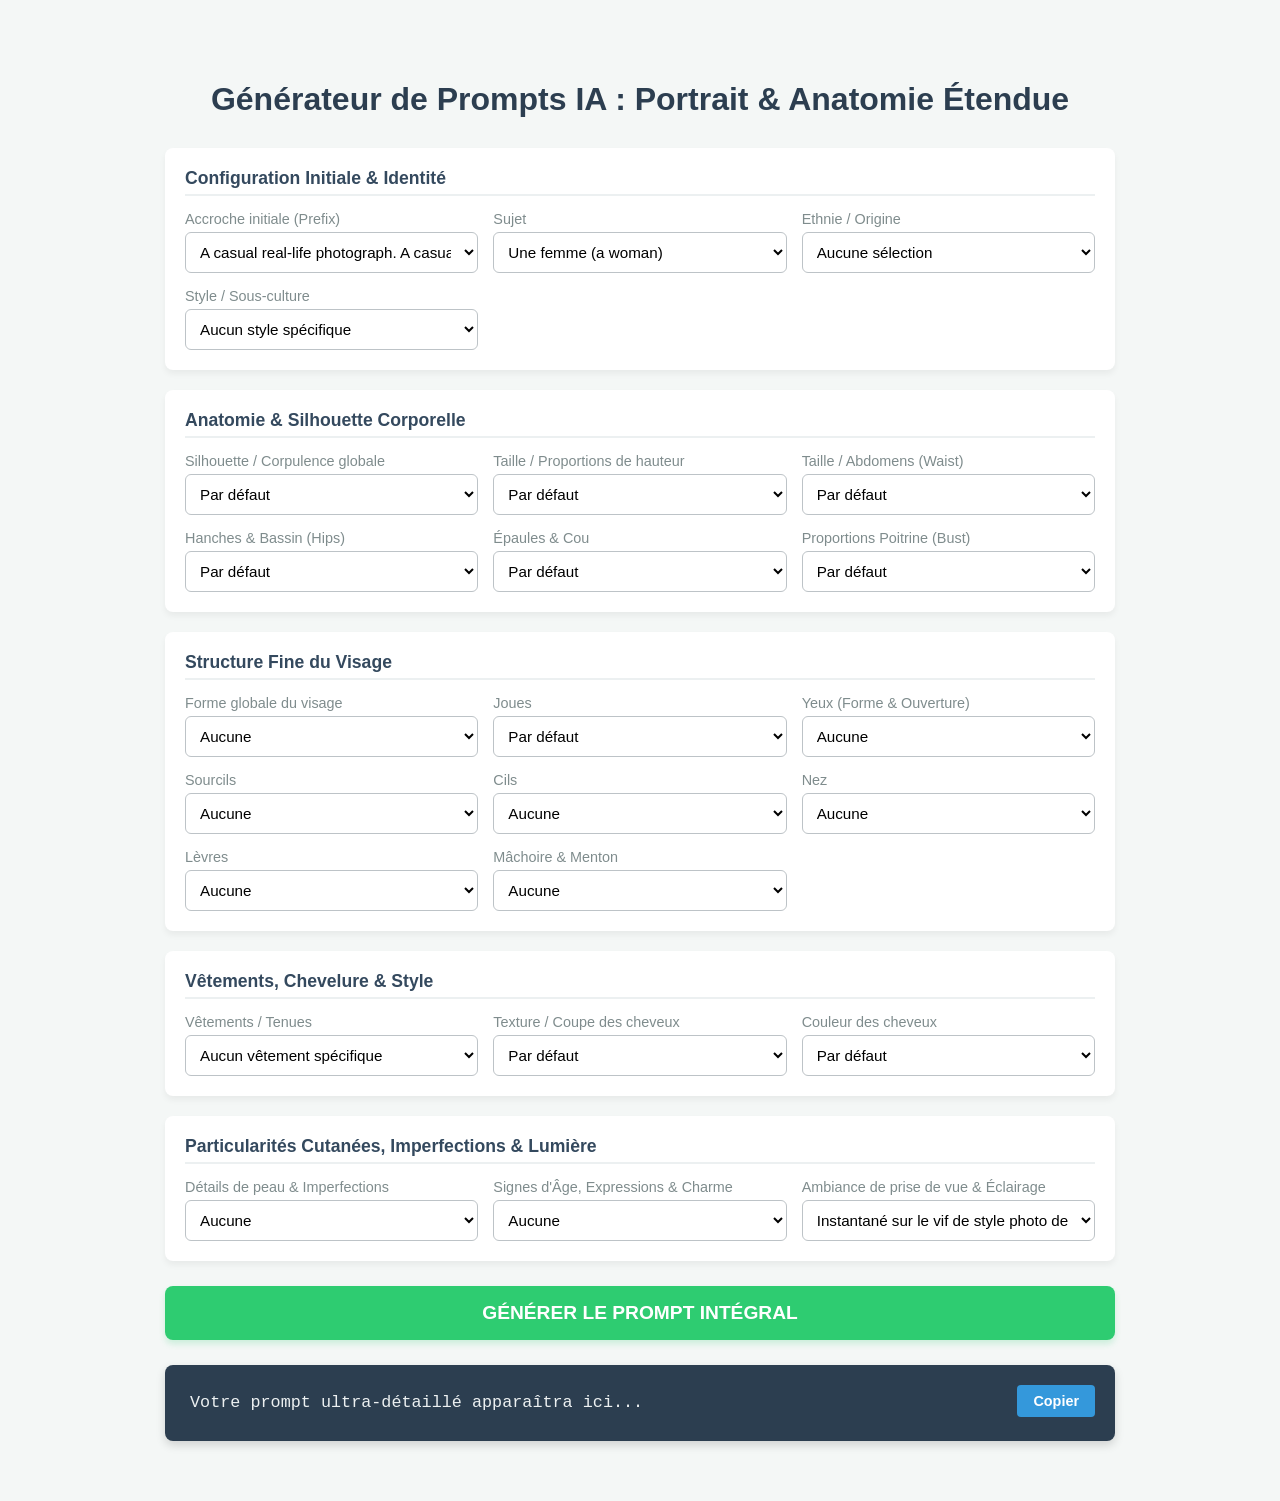
<file: generateur.html>
<!DOCTYPE html>
<html lang="fr">
<head>
    <meta charset="UTF-8">
    <meta name="viewport" content="width=device-width, initial-scale=1.0">
    <title>Générateur de Prompts Portrait & Anatomie Pro</title>
    <style>
        body {
            font-family: 'Segoe UI', Tahoma, Geneva, Verdana, sans-serif;
            background-color: #f4f7f6;
            color: #333;
            max-width: 950px;
            margin: 40px auto;
            padding: 20px;
        }
        h1 {
            color: #2c3e50;
            text-align: center;
            margin-bottom: 30px;
        }
        .section {
            background: #fff;
            padding: 20px;
            margin-bottom: 20px;
            border-radius: 8px;
            box-shadow: 0 4px 6px rgba(0,0,0,0.05);
        }
        .section-title {
            font-weight: bold;
            margin-bottom: 15px;
            color: #34495e;
            border-bottom: 2px solid #ecf0f1;
            padding-bottom: 5px;
            font-size: 1.1em;
        }
        .grid {
            display: grid;
            grid-template-columns: repeat(auto-fill, minmax(280px, 1fr));
            gap: 15px;
        }
        .form-group {
            display: flex;
            flex-direction: column;
        }
        label {
            font-size: 0.9em;
            margin-bottom: 5px;
            color: #7f8c8d;
            font-weight: 500;
        }
        select, input {
            padding: 10px;
            border: 1px solid #bdc3c7;
            border-radius: 6px;
            background-color: #fff;
            font-size: 0.95em;
            outline: none;
        }
        select:focus {
            border-color: #3498db;
        }
        button.generate-btn {
            display: block;
            width: 100%;
            padding: 16px;
            background-color: #2ecc71;
            color: white;
            border: none;
            border-radius: 8px;
            font-size: 1.2em;
            cursor: pointer;
            font-weight: bold;
            transition: background-color 0.2s;
            margin-top: 25px;
            box-shadow: 0 4px 6px rgba(46, 204, 113, 0.2);
        }
        button.generate-btn:hover {
            background-color: #27ae60;
        }
        #result-container {
            margin-top: 25px;
            background: #2c3e50;
            color: #ecf0f1;
            padding: 25px;
            border-radius: 8px;
            position: relative;
            box-shadow: 0 4px 10px rgba(0,0,0,0.15);
        }
        #result {
            font-family: 'Courier New', Courier, monospace;
            white-space: pre-wrap;
            word-break: break-word;
            font-size: 1.05em;
            line-height: 1.5;
            padding-right: 90px;
        }
        .copy-btn {
            position: absolute;
            top: 20px;
            right: 20px;
            background: #3498db;
            color: white;
            border: none;
            padding: 8px 16px;
            font-size: 0.9em;
            border-radius: 4px;
            cursor: pointer;
            font-weight: bold;
            transition: background 0.2s;
        }
        .copy-btn:hover {
            background: #2980b9;
        }
    </style>
</head>
<body>

    <h1>Générateur de Prompts IA : Portrait & Anatomie Étendue</h1>

    <!-- CONFIGURATION DE BASE -->
    <div class="section">
        <div class="section-title">Configuration Initiale & Identité</div>
        <div class="grid">
            <div class="form-group">
                <label for="prefix">Accroche initiale (Prefix)</label>
                <select id="prefix">
                    <option value="A casual real-life photograph. A casual photo of">A casual real-life photograph. A casual photo of</option>
                    <option value="A realistic portrait of">A realistic portrait of</option>
                    <option value="A raw candid candid photo of">A raw candid photo of</option>
                </select>
            </div>
            <div class="form-group">
                <label for="gender">Sujet</label>
                <select id="gender">
                    <option value="a woman">Une femme (a woman)</option>
                    <option value="a man">Un homme (a man)</option>
                    <option value="a person">Une personne (a person)</option>
                </select>
            </div>
            <div class="form-group">
                <label for="ethnicity">Ethnie / Origine</label>
                <select id="ethnicity">
                    <option value="">Aucune sélection</option>
                    <option value="Peruvian">Péruvienne (Peruvian)</option>
                    <option value="Native American">Native Américaine (Native American)</option>
                    <option value="French">Français(e)</option>
                    <option value="Mediterranean">Méditerranéen(ne)</option>
                    <option value="East Asian">Est-Asiatique</option>
                    <option value="South Asian">Sud-Asiatique</option>
                    <option value="Hispanic">Hispanique</option>
                    <option value="African">Africain(e)</option>
                    <option value="Nordic">Nordique</option>
                    <option value="Mixed-race">Métisse</option>
                </select>
            </div>
            <div class="form-group">
                <label for="style-subculture">Style / Sous-culture</label>
                <select id="style-subculture">
                    <option value="">Aucun style spécifique</option>
                    <option value="punk aesthetic">Punk</option>
                    <option value="goth aesthetic">Gothique (Goth)</option>
                    <option value="chicano lifestyle style">Chicano</option>
                    <option value="streetwear fashion">Streetwear</option>
                    <option value="vintage bohemian">Bohème / Vintage</option>
                    <option value="cyberpunk techwear">Cyberpunk / Techwear</option>
                </select>
            </div>
        </div>
    </div>

    <!-- ANATOMIE ET MORPHOLOGIE AVANCÉE -->
    <div class="section">
        <div class="section-title">Anatomie & Silhouette Corporelle</div>
        <div class="grid">
            <div class="form-group">
                <label for="body-shape">Silhouette / Corpulence globale</label>
                <select id="body-shape">
                    <option value="">Par défaut</option>
                    <option value="round body shape">Silhouette ronde (round body shape)</option>
                    <option value="chubby build">Chubby / Charnue (chubby build)</option>
                    <option value="slender build">Svelte / Mince (slender build)</option>
                    <option value="athletic toned build">Athlétique et tonique (athletic toned)</option>
                    <option value="petite build">Menu / Petite taille (petite build)</option>
                    <option value="curvy hourglass figure">Silouhette en sablier voluptueuse (hourglass)</option>
                    <option value="pear-shaped body">Silhouette en poire (pear-shaped)</option>
                    <option value="plus-size body">Grande taille / Forte corpulence (plus-size)</option>
                    <option value="muscular lean physique">Musclée et sèche (muscular lean)</option>
                </select>
            </div>
            <div class="form-group">
                <label for="height-proportion">Taille / Proportions de hauteur</label>
                <select id="height-proportion">
                    <option value="">Par défaut</option>
                    <option value="petite height">Petite de taille (petite height)</option>
                    <option value="tall statuesque height">Grande et élancée (tall statuesque)</option>
                    <option value="average height">Taille moyenne</option>
                </select>
            </div>
            <div class="form-group">
                <label for="waist-shape">Taille / Abdomens (Waist)</label>
                <select id="waist-shape">
                    <option value="">Par défaut</option>
                    <option value="slim narrow waist">Taille fine et étroite (slim narrow waist)</option>
                    <option value="thick soft waist">Taille épaisse et douce (thick soft waist)</option>
                    <option value="toned flat stomach">Ventre plat et tonique (flat stomach)</option>
                    <option value="soft curvy midsection">Ventre doux et pulpeux</option>
                </select>
            </div>
            <div class="form-group">
                <label for="hips-shape">Hanches & Bassin (Hips)</label>
                <select id="hips-shape">
                    <option value="">Par défaut</option>
                    <option value="wide voluptuous hips">Hanches larges / généreuses (wide hips)</option>
                    <option value="narrow slim hips">Hanches étroites / fines (narrow hips)</option>
                    <option value="flared hips">Hanches marquées et évasées (flared hips)</option>
                </select>
            </div>
            <div class="form-group">
                <label for="shoulders-neck">Épaules & Cou</label>
                <select id="shoulders-neck">
                    <option value="">Par défaut</option>
                    <option value="slender delicate collarbones and a long neck">Cou allongé et clavicules apparentes</option>
                    <option value="broad soft shoulders">Épaules larges et douces</option>
                    <option value="strong athletic shoulders">Épaules athlétiques et développées</option>
                </select>
            </div>
            <div class="form-group">
                <label for="bust-chest">Proportions Poitrine (Bust)</label>
                <select id="bust-chest">
                    <option value="">Par défaut</option>
                    <option value="ample bust">Poitrine généreuse (ample bust)</option>
                    <option value="modest small bust">Poitrine menue (small bust)</option>
                    <option value="average bust">Poitrine moyenne</option>
                </select>
            </div>
        </div>
    </div>

    <!-- MORPHOLOGIE DU VISAGE EXTENSIVE -->
    <div class="section">
        <div class="section-title">Structure Fine du Visage</div>
        <div class="grid">
            <div class="form-group">
                <label for="face-shape">Forme globale du visage</label>
                <select id="face-shape">
                    <option value="">Aucune</option>
                    <option value="oval face">Ovale (oval)</option>
                    <option value="round face">Rond (round)</option>
                    <option value="square face">Carré (square)</option>
                    <option value="heart-shaped face">En cœur (heart-shaped)</option>
                    <option value="diamond-shaped face">En losange (diamond)</option>
                    <option value="chiseled face">Ciselé / Émacié (chiseled)</option>
                    <option value="chubby face">Joufflu (chubby face)</option>
                    <option value="soft soft-contoured round face">Rond aux contours très doux</option>
                </select>
            </div>
            <div class="form-group">
                <label for="cheeks">Joues</label>
                <select id="cheeks">
                    <option value="">Par défaut</option>
                    <option value="high prominent cheekbones">Pommettes hautes et saillantes</option>
                    <option value="plump rosy cheeks">Joues pleines et rebondies</option>
                    <option value="hollow cheeks">Joues creuses</option>
                </select>
            </div>
            <div class="form-group">
                <label for="eyes">Yeux (Forme & Ouverture)</label>
                <select id="eyes">
                    <option value="">Aucune</option>
                    <option value="almond-shaped eyes">En amande (almond-shaped)</option>
                    <option value="hooded eyes">Paupières tombantes (hooded)</option>
                    <option value="round wide-awake eyes">Ronds et bien ouverts (round)</option>
                    <option value="deep-set piercing eyes">Enfoncés et perçants (deep-set)</option>
                    <option value="doe-like soft eyes">De biche / Regard doux (doe-like)</option>
                    <option value="monolid eyes">Monolides (monolid)</option>
                    <option value="downturned sleepy eyes">Tombants / Regard endormi</option>
                </select>
            </div>
            <div class="form-group">
                <label for="brows">Sourcils</label>
                <select id="brows">
                    <option value="">Aucune</option>
                    <option value="arched eyebrows">Arqués (arched)</option>
                    <option value="straight horizontal eyebrows">Droits et horizontaux (straight)</option>
                    <option value="bushy thick eyebrows">Broussailleux (bushy)</option>
                    <option value="thin pencil-thin eyebrows">Tracés très fins (thin)</option>
                    <option value="feathery fluffy eyebrows">Aériens / Effet plume (feathery)</option>
                    <option value="unibrow">Monosourcil (unibrow)</option>
                </select>
            </div>
            <div class="form-group">
                <label for="lashes">Cils</label>
                <select id="lashes">
                    <option value="">Aucune</option>
                    <option value="long curled eyelashes">Longs et recourbés</option>
                    <option value="thick dense dark eyelashes">Épais, denses et sombres</option>
                    <option value="sparse delicate eyelashes">Clairsemés et discrets</option>
                    <option value="voluminous sweeping eyelashes">Volumineux et déployés</option>
                </select>
            </div>
            <div class="form-group">
                <label for="nose">Nez</label>
                <select id="nose">
                    <option value="">Aucune</option>
                    <option value="button nose">En bouton / Retroussé (button)</option>
                    <option value="aquiline hawk nose">Aquilin / Busqué (aquiline)</option>
                    <option value="straight prominent Greek nose">Grec / Droit (straight)</option>
                    <option value="bulbous wide nose">Bulbeux / Large (bulbous)</option>
                    <option value="crooked asymmetrical nose">Tordu / Asymétrique (crooked)</option>
                    <option value="small snub nose">Petit et court (snub)</option>
                </select>
            </div>
            <div class="form-group">
                <label for="lips">Lèvres</label>
                <select id="lips">
                    <option value="">Aucune</option>
                    <option value="full plush lips">Pulpées et charnues (full plush)</option>
                    <option value="thin delicate lips">Fines et délicates (thin)</option>
                    <option value="exaggerated Cupid's-bow lips">Arc de Cupidon très marqué</option>
                    <option value="pouty protruding lips">Boudeuses (pouty)</option>
                    <option value="wide generous lips">Bouche large et expressive</option>
                </select>
            </div>
            <div class="form-group">
                <label for="jaw">Mâchoire & Menton</label>
                <select id="jaw">
                    <option value="">Aucune</option>
                    <option value="sharp chiseled angular jawline">Mâchoire ciselée et anguleuse</option>
                    <option value="soft rounded delicate jawline">Mâchoire douce et arrondie</option>
                    <option value="pointed prominent chin">Menton pointu et en avant</option>
                    <option value="cleft chin">Menton fourchu (cleft chin)</option>
                    <option value="soft double chin">Double menton doux (double chin)</option>
                    <option value="strong broad square jawline">Mâchoire carrée et puissante</option>
                </select>
            </div>
        </div>
    </div>

    <!-- CHEVEUX ET TENUES -->
    <div class="section">
        <div class="section-title">Vêtements, Chevelure & Style</div>
        <div class="grid">
            <div class="form-group">
                <label for="clothing">Vêtements / Tenues</label>
                <select id="clothing">
                    <option value="">Aucun vêtement spécifique</option>
                    <option value="wearing an elegant embroidered Victorian black dress">Robe victorienne noire brodée (Victorian black dress)</option>
                    <option value="wearing a casual oversized cotton t-shirt">T-shirt ample en coton (casual oversized t-shirt)</option>
                    <option value="wearing a heavy cozy oversized knit sweater">Gros pull en maille confortable (oversized sweater)</option>
                    <option value="wearing a sleek textured leather jacket">Veste en cuir texturée (leather jacket)</option>
                    <option value="wearing a distressed vintage denim jacket">Veste en jean usée vintage</option>
                    <option value="wearing a minimalist streetwear hoodie">Sweat à capuche streetwear</option>
                </select>
            </div>
            <div class="form-group">
                <label for="hair-texture">Texture / Coupe des cheveux</label>
                <select id="hair-texture">
                    <option value="">Par défaut</option>
                    <option value="straight sleek hair">Raides et lisses (straight)</option>
                    <option value="wavy textured hair">Ondulés avec volume (wavy)</option>
                    <option value="curly voluminous hair">Bouclés et volumineux (curly)</option>
                    <option value="coily kinky textured hair">Crépus très serrés (coily/kinky)</option>
                    <option value="shaved buzzed head">Crâne rasé de près (shaved/buzzed)</option>
                    <option value="messy undone hair">Ébouriffés / Coiffé-décoiffé</option>
                    <option value="long flowing thick hair">Très longs et fluides</option>
                    <option value="short textured pixie cut">Coupe pixie texturée courte</option>
                </select>
            </div>
            <div class="form-group">
                <label for="hair-color">Couleur des cheveux</label>
                <select id="hair-color">
                    <option value="">Par défaut</option>
                    <option value="jet-black">Noir jais (jet-black)</option>
                    <option value="deep dark brown">Brun profond (dark brown)</option>
                    <option value="honey blonde">Blond miel (honey blonde)</option>
                    <option value="striking platinum blonde">Blond platine éclatant (platinum blonde)</option>
                    <option value="vibrant auburn red">Roux auburn vibrant (auburn red)</option>
                    <option value="silver gray">Gris argenté (silver gray)</option>
                    <option value="neon dyed tones">Teintes colorées fluo (neon dyed)</option>
                    <option value="pastel pink hue">Teinte rose pastel</option>
                </select>
            </div>
        </div>
    </div>

    <!-- IMPERFECTIONS ET TEXTURE DE PEAU DETALLÉES -->
    <div class="section">
        <div class="section-title">Particularités Cutanées, Imperfections & Lumière</div>
        <div class="grid">
            <div class="form-group">
                <label for="skin-blemish">Détails de peau & Imperfections</label>
                <select id="skin-blemish">
                    <option value="">Aucune</option>
                    <option value="prominent organic freckles scattered across the nose and cheeks">Taches de rousseur (freckles)</option>
                    <option value="noticeable acne blemishes, pores, and natural light redness">Boutons d'acné actifs & rougeurs</option>
                    <option value="visible real acne scars and skin texture on the cheeks">Cicatrices d'acné texturées (acne scars)</option>
                    <option value="visible enlarged skin pores and real oily skin texture">Pores dilatés et zone T luisante</option>
                    <option value="distinct sun spots and uneven hyperpigmentation age spots">Taches solaires / de vieillesse</option>
                    <option value="visible fine flaky dry skin patches">Zones de sécheresse / Peau qui pèle</option>
                </select>
            </div>
            <div class="form-group">
                <label for="skin-marks">Signes d'Âge, Expressions & Charme</label>
                <select id="skin-marks">
                    <option value="">Aucune</option>
                    <option value="a small dark hyper-realistic beauty mark near the upper lip">Grain de beauté près de la lèvre</option>
                    <option value="deep natural dimples on the cheeks when smiling">Fossettes profondes aux joues (dimples)</option>
                    <option value="subtle crow's feet wrinkles and fine lines around the eyes">Rides de la patte d'oie et ridules</option>
                    <option value="pronounced tired dark circles under the eyes">Cernes de fatigue marqués (dark circles)</option>
                    <option value="a charming distinct gap teeth smile">Dents du bonheur visibles (gap teeth)</option>
                    <option value="subtle frown lines between the eyebrows">Rides du lion naissantes</option>
                </select>
            </div>
            <div class="form-group">
                <label for="lighting-vibe">Ambiance de prise de vue & Éclairage</label>
                <select id="lighting-vibe">
                    <option value="candid unposed street photography style">Instantané sur le vif de style photo de rue</option>
                    <option value="cozy ambient warm indoor lighting">Lumière d'ambiance d'intérieur chaude</option>
                    <option value="cinematic golden hour sunlight with soft lens flare">Soleil doré couchant (golden hour)</option>
                    <option value="moody low-key dramatic studio lighting">Studio sombre, ombres denses et contrastées</option>
                    <option value="bright overcast daylight with natural reflections">Lumière du jour par temps nuageux diffuse</option>
                </select>
            </div>
        </div>
    </div>

    <button class="generate-btn" onclick="generatePrompt()">GÉNÉRER LE PROMPT INTÉGRAL</button>

    <div id="result-container">
        <button class="copy-btn" onclick="copyPrompt()">Copier</button>
        <div id="result">Votre prompt ultra-détaillé apparaîtra ici...</div>
    </div>

    <script>
        function generatePrompt() {
            const prefix = document.getElementById('prefix').value;
            const gender = document.getElementById('gender').value;
            const ethnicity = document.getElementById('ethnicity').value;
            const styleSub = document.getElementById('style-subculture').value;
            
            const bodyShape = document.getElementById('body-shape').value;
            const heightProp = document.getElementById('height-proportion').value;
            const waistShape = document.getElementById('waist-shape').value;
            const hipsShape = document.getElementById('hips-shape').value;
            const shouldersNeck = document.getElementById('shoulders-neck').value;
            const bustChest = document.getElementById('bust-chest').value;
            
            const clothing = document.getElementById('clothing').value;
            const hairTexture = document.getElementById('hair-texture').value;
            const hairColor = document.getElementById('hair-color').value;

            const faceShape = document.getElementById('face-shape').value;
            const cheeks = document.getElementById('cheeks').value;
            const eyes = document.getElementById('eyes').value;
            const brows = document.getElementById('brows').value;
            const lashes = document.getElementById('lashes').value;
            const nose = document.getElementById('nose').value;
            const lips = document.getElementById('lips').value;
            const jaw = document.getElementById('jaw').value;
            
            const blemish = document.getElementById('skin-blemish').value;
            const marks = document.getElementById('skin-marks').value;
            const lighting = document.getElementById('lighting-vibe').value;

            let components = [];

            // 1. Base Identité (Ethnie + Genre)
            let coreSubject = gender;
            if (ethnicity) {
                coreSubject = `${ethnicity} ${gender}`;
            }
            
            // Collecte des modificateurs anatomiques de silhouette globale et de style
            let subjectModifiers = [];
            if (bodyShape) subjectModifiers.push(bodyShape);
            if (heightProp) subjectModifiers.push(heightProp);
            if (styleSub) subjectModifiers.push(styleSub);
            
            if (subjectModifiers.length > 0) {
                coreSubject = `a ${subjectModifiers.join(', ')} ${coreSubject.replace(/^a\s/, '')}`;
            }
            components.push(coreSubject);

            // 2. Anatomie fine du corps (Taille, hanches, poitrine, cou/épaules)
            let bodyDetails = [];
            if (waistShape) bodyDetails.push(waistShape);
            if (hipsShape) bodyDetails.push(hipsShape);
            if (bustChest) bodyDetails.push(bustChest);
            if (shouldersNeck) bodyDetails.push(shouldersNeck);
            
            if (bodyDetails.length > 0) {
                components.push(`possessing a body with a ${bodyDetails.join(', ')}`);
            }

            // 3. Cheveux (Couleur + Texture)
            let hairDetails = [];
            if (hairColor) hairDetails.push(hairColor);
            if (hairTexture) hairDetails.push(hairTexture);
            if (hairDetails.length > 0) {
                components.push(`with ${hairDetails.join(' ')}`);
            }

            // 4. Structure du visage
            let faceFeatures = [];
            if (faceShape) faceFeatures.push(faceShape);
            if (cheeks) faceFeatures.push(cheeks);
            if (eyes) faceFeatures.push(eyes);
            if (brows) faceFeatures.push(brows);
            if (lashes) faceFeatures.push(lashes);
            if (nose) faceFeatures.push(nose);
            if (lips) faceFeatures.push(lips);
            if (jaw) faceFeatures.push(jaw);

            if (faceFeatures.length > 0) {
                components.push(`featuring a ${faceFeatures.join(', ')}`);
            }

            // 5. Texture de Peau, Imperfections & Signes
            if (blemish) components.push(blemish);
            if (marks) components.push(marks);

            // 6. Tenue vestimentaire
            if (clothing) components.push(clothing);

            // 7. Éclairage
            if (lighting) components.push(`captured in ${lighting}`);

            // Assemblage avec balises de qualité réalistes
            let finalPrompt = `${prefix} ${components.join(', ')}. Authentic features, raw skin texture, sharp focus, 8k resolution, photorealistic, cinematic photography.`;
            
            // Nettoyage typographique automatisé
            finalPrompt = finalPrompt.replace(/\s+/g, ' ').replace(/ ,/g, ',').replace(/, ,/g, ',');

            document.getElementById('result').innerText = finalPrompt;
        }

        function copyPrompt() {
            const textText = document.getElementById('result').innerText;
            
            const textArea = document.createElement("textarea");
            textArea.value = textText;
            textArea.style.position = "fixed";
            document.body.appendChild(textArea);
            textArea.focus();
            textArea.select();

            try {
                const successful = document.execCommand('copy');
                if(successful) {
                    alert('Prompt copié dans votre presse-papiers !');
                } else {
                    alert('Échec de la copie automatique. Sélectionnez le texte manuellement dans la zone sombre.');
                }
            } catch (err) {
                alert('Erreur lors de la copie. Sélectionnez le texte manuellement.');
            }

            document.body.removeChild(textArea);
        }
    </script>
</body>
</html>
</file>
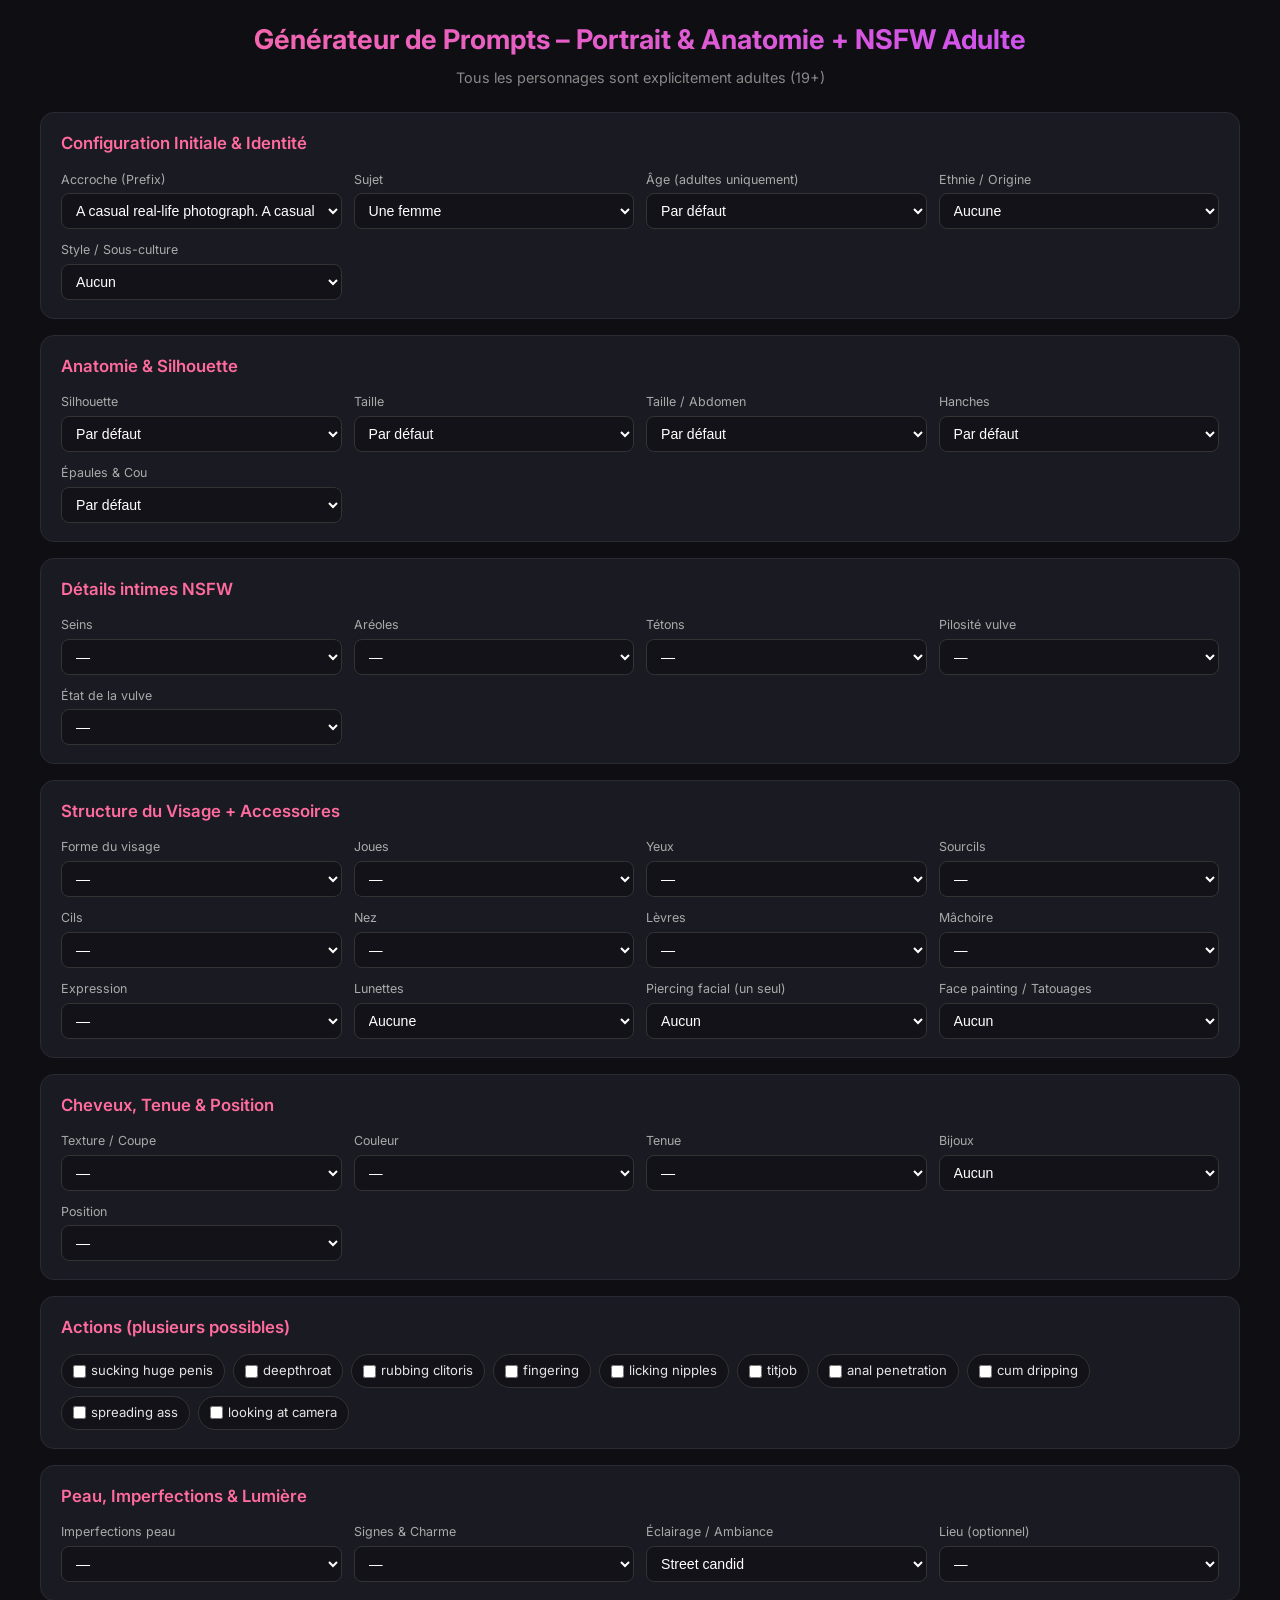
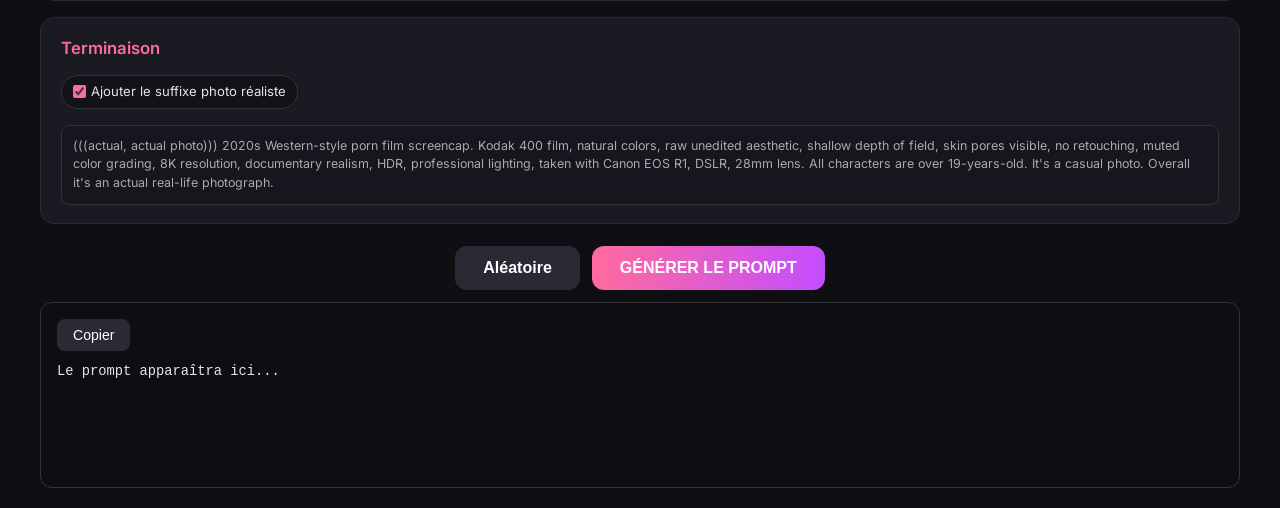
<file: persona.html>
<!DOCTYPE html>
<html lang="fr">
<head>
<meta charset="UTF-8">
<meta name="viewport" content="width=device-width, initial-scale=1.0">
<title>Générateur de Prompts Portrait & Anatomie + NSFW Adulte</title>
<style>
  @import url('https://fonts.googleapis.com/css2?family=Inter:wght@400;500;600;700&display=swap');
  *{box-sizing:border-box;margin:0;padding:0}
  body{font-family:'Inter',system-ui,sans-serif;background:#0f0f13;color:#e5e5e5;line-height:1.5;padding:20px}
  .container{max-width:1200px;margin:0 auto}
  h1{text-align:center;font-size:1.7rem;margin-bottom:6px;background:linear-gradient(90deg,#ff6b9d,#c44dff);-webkit-background-clip:text;-webkit-text-fill-color:transparent}
  .subtitle{text-align:center;color:#888;margin-bottom:24px;font-size:.9rem}
  .section{background:#1a1a22;border:1px solid #2a2a35;border-radius:14px;padding:18px 20px;margin-bottom:16px}
  .section-title{font-size:1.05rem;color:#ff6b9d;margin-bottom:14px;font-weight:600}
  .grid{display:grid;grid-template-columns:repeat(auto-fill,minmax(250px,1fr));gap:12px}
  .form-group label{display:block;font-size:.78rem;color:#aaa;margin-bottom:4px}
  select,input[type=text]{width:100%;padding:8px 10px;background:#121218;border:1px solid #333;border-radius:8px;color:#fff;font-size:.88rem}
  select:focus{border-color:#ff6b9d;outline:none}
  .checkbox-group{display:flex;flex-wrap:wrap;gap:8px}
  .checkbox-item{display:flex;align-items:center;gap:5px;background:#121218;padding:6px 11px;border-radius:18px;border:1px solid #333;font-size:.82rem;cursor:pointer}
  .checkbox-item:hover{border-color:#ff6b9d}
  .checkbox-item input{accent-color:#ff6b9d}
  .btn-row{display:flex;gap:12px;justify-content:center;margin:22px 0 12px;flex-wrap:wrap}
  .generate-btn,.random-btn{padding:13px 28px;border:none;border-radius:12px;font-size:1rem;font-weight:600;cursor:pointer}
  .generate-btn{background:linear-gradient(90deg,#ff6b9d,#c44dff);color:#fff}
  .random-btn{background:#2a2a35;color:#fff}
  .generate-btn:hover{transform:translateY(-2px);box-shadow:0 6px 18px rgba(255,107,157,.35)}
  .random-btn:hover{background:#3a3a48}
  #result-container{background:#0d0d12;border:1px solid #333;border-radius:12px;padding:16px;margin-top:8px}
  #result{font-family:'Courier New',monospace;font-size:.86rem;line-height:1.55;white-space:pre-wrap;min-height:110px}
  .copy-btn{background:#2a2a35;color:#fff;border:none;padding:8px 16px;border-radius:8px;cursor:pointer;margin-bottom:10px;font-size:.88rem}
  .copy-btn:hover{background:#3a3a48}
  .suffix-box{background:#16161e;border:1px solid #333;border-radius:8px;padding:11px;font-size:.78rem;color:#aaa;margin-top:8px}
  .warning{background:#3a1f1f;border:1px solid #ff6b6b;color:#ffb4b4;padding:10px 14px;border-radius:8px;font-size:.84rem;margin-bottom:10px;display:none}
</style>
</head>
<body>
<div class="container">
  <h1>Générateur de Prompts – Portrait & Anatomie + NSFW Adulte</h1>
  <p class="subtitle">Tous les personnages sont explicitement adultes (19+)</p>

  <!-- CONFIG -->
  <div class="section">
    <div class="section-title">Configuration Initiale & Identité</div>
    <div class="grid">
      <div class="form-group">
        <label>Accroche (Prefix)</label>
        <select id="prefix">
          <option value="A casual real-life photograph. A casual photo of">A casual real-life photograph. A casual photo of</option>
          <option value="A realistic portrait of">A realistic portrait of</option>
          <option value="A raw candid photo of">A raw candid photo of</option>
        </select>
      </div>
      <div class="form-group">
        <label>Sujet</label>
        <select id="gender">
          <option value="a woman">Une femme</option>
          <option value="a man">Un homme</option>
          <option value="a person">Une personne</option>
        </select>
      </div>
      <div class="form-group">
        <label>Âge (adultes uniquement)</label>
        <select id="age">
          <option value="">Par défaut</option>
          <option value="young adult">Young adult (19-25)</option>
          <option value="mid-20s">Mid-20s</option>
          <option value="late 20s">Late 20s</option>
          <option value="mature">Mature (30s)</option>
          <option value="MILF">MILF</option>
          <option value="older mature">Older mature</option>
        </select>
      </div>
      <div class="form-group">
        <label>Ethnie / Origine</label>
        <select id="ethnicity">
          <option value="">Aucune</option>
          <option value="Peruvian">Peruvian / Quechua</option>
          <option value="Native American">Native American / Navajo</option>
          <option value="French">French</option>
          <option value="Mediterranean">Mediterranean</option>
          <option value="East Asian">East Asian</option>
          <option value="South Asian">South Asian</option>
          <option value="Hispanic">Hispanic</option>
          <option value="African">African</option>
          <option value="Nordic">Nordic</option>
          <option value="Mixed-race">Mixed-race</option>
          <option value="Spanish">Spanish</option>
        </select>
      </div>
      <div class="form-group">
        <label>Style / Sous-culture</label>
        <select id="style-subculture">
          <option value="">Aucun</option>
          <option value="punk aesthetic">Punk</option>
          <option value="goth aesthetic">Goth</option>
          <option value="chicano lifestyle style">Chicano</option>
          <option value="streetwear fashion">Streetwear</option>
          <option value="vintage bohemian">Bohème / Vintage</option>
          <option value="cyberpunk techwear">Cyberpunk</option>
        </select>
      </div>
    </div>
  </div>

  <!-- CORPS -->
  <div class="section">
    <div class="section-title">Anatomie & Silhouette</div>
    <div class="grid">
      <div class="form-group">
        <label>Silhouette</label>
        <select id="body-shape">
          <option value="">Par défaut</option>
          <option value="round body shape">Ronde</option>
          <option value="chubby build">Chubby / Charnue</option>
          <option value="slender build">Svelte</option>
          <option value="athletic toned build">Athlétique</option>
          <option value="petite build">Petite</option>
          <option value="curvy hourglass figure">Hourglass voluptueuse</option>
          <option value="pear-shaped body">Poire</option>
          <option value="plus-size body">Plus-size</option>
          <option value="muscular lean physique">Musclée sèche</option>
          <option value="thick hourglass">Thick hourglass</option>
        </select>
      </div>
      <div class="form-group">
        <label>Taille</label>
        <select id="height-proportion">
          <option value="">Par défaut</option>
          <option value="petite height">Petite</option>
          <option value="tall statuesque height">Grande</option>
          <option value="average height">Moyenne</option>
          <option value="short and curvy">Short and curvy</option>
        </select>
      </div>
      <div class="form-group">
        <label>Taille / Abdomen</label>
        <select id="waist-shape">
          <option value="">Par défaut</option>
          <option value="slim narrow waist">Taille fine</option>
          <option value="very narrow waist">Very narrow waist</option>
          <option value="thick soft waist">Taille épaisse</option>
          <option value="toned flat stomach">Ventre plat</option>
          <option value="soft curvy midsection">Ventre pulpeux</option>
        </select>
      </div>
      <div class="form-group">
        <label>Hanches</label>
        <select id="hips-shape">
          <option value="">Par défaut</option>
          <option value="wide voluptuous hips">Hanches larges</option>
          <option value="narrow slim hips">Hanches fines</option>
          <option value="flared hips">Hanches évasées</option>
          <option value="large round ass">Large round ass</option>
        </select>
      </div>
      <div class="form-group">
        <label>Épaules & Cou</label>
        <select id="shoulders-neck">
          <option value="">Par défaut</option>
          <option value="slender delicate collarbones and a long neck">Cou allongé</option>
          <option value="broad soft shoulders">Épaules larges</option>
          <option value="strong athletic shoulders">Épaules athlétiques</option>
          <option value="beautiful muscular back">Muscular back</option>
        </select>
      </div>
    </div>
  </div>

  <!-- NSFW BODY -->
  <div class="section">
    <div class="section-title">Détails intimes NSFW</div>
    <div class="grid">
      <div class="form-group">
        <label>Seins</label>
        <select id="breasts">
          <option value="">—</option>
          <option value="small firm breasts">Petits seins fermes</option>
          <option value="medium round breasts">Seins moyens</option>
          <option value="large heavy breasts">Gros seins lourds</option>
          <option value="huge heavy natural hanging tits">Huge heavy natural hanging tits</option>
          <option value="massive sagging breasts">Massive sagging</option>
          <option value="huge milkers tits">Huge milkers</option>
        </select>
      </div>
      <div class="form-group">
        <label>Aréoles</label>
        <select id="areolas">
          <option value="">—</option>
          <option value="small areolas">Petites</option>
          <option value="medium areolas">Moyennes</option>
          <option value="large areolas">Grandes</option>
          <option value="large puffy areolas">Large puffy areolas</option>
          <option value="huge areolas">Huge areolas</option>
        </select>
      </div>
      <div class="form-group">
        <label>Tétons</label>
        <select id="nipples">
          <option value="">—</option>
          <option value="small nipples">Petits</option>
          <option value="medium nipples">Moyens</option>
          <option value="long prominent nipples">Longs proéminents</option>
          <option value="upturned erect nipples">Upturned erect nipples</option>
          <option value="upturned erect nipples with rings">Upturned erect nipples with rings</option>
          <option value="thick hard nipples">Épais et durs</option>
          <option value="puffy nipples">Puffy nipples</option>
        </select>
      </div>
      <div class="form-group">
        <label>Pilosité vulve</label>
        <select id="pussy">
          <option value="">—</option>
          <option value="shaved pussy">Rasée</option>
          <option value="light pubic hair">Léger duvet</option>
          <option value="neatly trimmed pubic hair">Taillée</option>
          <option value="thick natural pubic hair">Thick natural pubic hair</option>
          <option value="hairy pussy">Hairy</option>
          <option value="thick bushy pubic hair">Dense et sauvage</option>
        </select>
      </div>
      <div class="form-group">
        <label>État de la vulve</label>
        <select id="pussy-state">
          <option value="">—</option>
          <option value="pussy gaping">Pussy gaping</option>
          <option value="pussy dripping fluid">Pussy dripping fluid</option>
          <option value="pussy gaping and dripping fluid">Gaping + dripping</option>
          <option value="wet dripping pussy">Wet dripping</option>
        </select>
      </div>
    </div>
  </div>

  <!-- VISAGE -->
  <div class="section">
    <div class="section-title">Structure du Visage + Accessoires</div>
    <div class="grid">
      <div class="form-group">
        <label>Forme du visage</label>
        <select id="face-shape">
          <option value="">—</option>
          <option value="oval face">Ovale</option>
          <option value="round face">Rond</option>
          <option value="square face">Carré</option>
          <option value="heart-shaped face">Cœur</option>
          <option value="diamond-shaped face">Losange</option>
          <option value="chiseled face">Ciselé</option>
          <option value="chubby face">Joufflu</option>
          <option value="soft soft-contoured round face">Rond doux</option>
        </select>
      </div>
      <div class="form-group">
        <label>Joues</label>
        <select id="cheeks">
          <option value="">—</option>
          <option value="high prominent cheekbones">Pommettes hautes</option>
          <option value="plump rosy cheeks">Joues rebondies</option>
          <option value="hollow cheeks">Joues creuses</option>
        </select>
      </div>
      <div class="form-group">
        <label>Yeux</label>
        <select id="eyes">
          <option value="">—</option>
          <option value="almond-shaped eyes">Amande</option>
          <option value="hooded eyes">Hooded</option>
          <option value="round wide-awake eyes">Ronds</option>
          <option value="deep-set piercing eyes">Enfoncés</option>
          <option value="doe-like soft eyes">Doe-like</option>
          <option value="monolid eyes">Monolid</option>
          <option value="big blue eyes">Big blue eyes</option>
        </select>
      </div>
      <div class="form-group">
        <label>Sourcils</label>
        <select id="brows">
          <option value="">—</option>
          <option value="arched eyebrows">Arqués</option>
          <option value="straight horizontal eyebrows">Droits</option>
          <option value="bushy thick eyebrows">Broussailleux</option>
          <option value="thin pencil-thin eyebrows">Fins</option>
          <option value="feathery fluffy eyebrows">Aériens</option>
        </select>
      </div>
      <div class="form-group">
        <label>Cils</label>
        <select id="lashes">
          <option value="">—</option>
          <option value="long curled eyelashes">Longs recourbés</option>
          <option value="thick dense dark eyelashes">Épais sombres</option>
          <option value="sparse delicate eyelashes">Clairsemés</option>
          <option value="voluminous sweeping eyelashes">Volumineux</option>
        </select>
      </div>
      <div class="form-group">
        <label>Nez</label>
        <select id="nose">
          <option value="">—</option>
          <option value="button nose">Bouton</option>
          <option value="aquiline hawk nose">Aquilin</option>
          <option value="straight prominent Greek nose">Grec</option>
          <option value="bulbous wide nose">Bulbeux</option>
          <option value="small snub nose">Petit</option>
          <option value="small nose">Small nose</option>
        </select>
      </div>
      <div class="form-group">
        <label>Lèvres</label>
        <select id="lips">
          <option value="">—</option>
          <option value="full plush lips">Pulpées</option>
          <option value="thin delicate lips">Fines</option>
          <option value="exaggerated Cupid's-bow lips">Arc de Cupidon</option>
          <option value="pouty protruding lips">Boudeuses</option>
          <option value="wide generous lips">Larges</option>
        </select>
      </div>
      <div class="form-group">
        <label>Mâchoire</label>
        <select id="jaw">
          <option value="">—</option>
          <option value="sharp chiseled angular jawline">Ciselée</option>
          <option value="soft rounded delicate jawline">Douce</option>
          <option value="pointed prominent chin">Menton pointu</option>
          <option value="cleft chin">Fourchu</option>
          <option value="soft double chin">Double menton</option>
          <option value="strong broad square jawline">Carrée</option>
        </select>
      </div>
      <div class="form-group">
        <label>Expression</label>
        <select id="expression">
          <option value="">—</option>
          <option value="orgasm face">Orgasm face</option>
          <option value="ahegao face">Ahegao face</option>
          <option value="ahegao face, orgasm expression, deep pleasure">Ahegao + deep pleasure</option>
          <option value="pleasure face">Pleasure face</option>
          <option value="moaning expression">Moaning</option>
          <option value="ecstatic face">Ecstatic</option>
          <option value="eyes rolled back">Eyes rolled back</option>
          <option value="tongue out">Tongue out</option>
          <option value="biting lip">Biting lip</option>
          <option value="seductive look">Seductive</option>
          <option value="flushed cheeks">Flushed</option>
          <option value="silly face">Silly face</option>
        </select>
      </div>
      <div class="form-group">
        <label>Lunettes</label>
        <select id="glasses">
          <option value="">Aucune</option>
          <option value="wearing glasses">Glasses</option>
          <option value="black-rimmed glasses">Black-rimmed glasses</option>
          <option value="round glasses">Round glasses</option>
          <option value="thin metal glasses">Thin metal glasses</option>
        </select>
      </div>
      <div class="form-group">
        <label>Piercing facial (un seul)</label>
        <select id="facial-piercing">
          <option value="">Aucun</option>
          <option value="snakebite piercing">Snakebite (two lower lip piercings)</option>
          <option value="septum piercing">Septum piercing</option>
          <option value="nose ring">Nose ring</option>
          <option value="nostril piercing">Nostril piercing</option>
          <option value="labret piercing">Labret piercing</option>
          <option value="eyebrow piercing">Eyebrow piercing</option>
          <option value="monroe piercing">Monroe piercing</option>
          <option value="medusa piercing">Medusa piercing</option>
          <option value="bridge piercing">Bridge piercing</option>
        </select>
      </div>
      <div class="form-group">
        <label>Face painting / Tatouages</label>
        <select id="face-art">
          <option value="">Aucun</option>
          <option value="traditional face painting, thick line painting">Traditional face painting</option>
          <option value="intricate Native American tribal tattoos">Native American tribal tattoos</option>
          <option value="intricate tribal tattoos on arms, shoulders and lower belly">Tribal tattoos arms/shoulders/belly</option>
        </select>
      </div>
    </div>
  </div>

  <!-- CHEVEUX & TENUE -->
  <div class="section">
    <div class="section-title">Cheveux, Tenue & Position</div>
    <div class="grid">
      <div class="form-group">
        <label>Texture / Coupe</label>
        <select id="hair-texture">
          <option value="">—</option>
          <option value="straight sleek hair">Raides</option>
          <option value="wavy textured hair">Ondulés</option>
          <option value="curly voluminous hair">Bouclés</option>
          <option value="long thick wavy hair with bangs">Long wavy with bangs</option>
          <option value="long flowing thick hair">Très longs</option>
          <option value="ponytail">Ponytail</option>
          <option value="high ponytail">High ponytail</option>
          <option value="bangs">Bangs</option>
          <option value="side bangs">Side bangs</option>
          <option value="messy bun">Messy bun</option>
          <option value="wet hair">Wet hair</option>
          <option value="short textured pixie cut">Pixie</option>
        </select>
      </div>
      <div class="form-group">
        <label>Couleur</label>
        <select id="hair-color">
          <option value="">—</option>
          <option value="jet-black">Noir jais</option>
          <option value="deep dark brown">Brun</option>
          <option value="honey blonde">Blond miel</option>
          <option value="striking platinum blonde">Platine</option>
          <option value="vibrant auburn red">Roux auburn</option>
          <option value="long vibrant black hair">Vibrant black</option>
          <option value="silver gray">Gris</option>
          <option value="pastel pink hue">Rose pastel</option>
        </select>
      </div>
      <div class="form-group">
        <label>Tenue</label>
        <select id="outfit">
          <option value="">—</option>
          <option value="completely nude">Completely nude</option>
          <option value="wearing white lingerie">White lingerie</option>
          <option value="wearing lingerie">Lingerie</option>
          <option value="wearing sheer lingerie">Sheer lingerie</option>
          <option value="wearing long victorian black dress">Victorian black dress</option>
          <option value="wearing only panties">Only panties</option>
          <option value="wearing open robe">Open robe</option>
          <option value="wearing stockings and garter">Stockings + garter</option>
          <option value="wearing micro bikini">Micro bikini</option>
          <option value="wearing ripped clothes">Ripped clothes</option>
          <option value="wearing black neck choker">Black neck choker</option>
        </select>
      </div>
      <div class="form-group">
        <label>Bijoux</label>
        <select id="jewelry">
          <option value="">Aucun</option>
          <option value="gleaming traditional Navajo silver and turquoise squash blossom necklace and matching earrings">Navajo silver & turquoise</option>
          <option value="traditional Navajo silver and turquoise jewelry">Navajo jewelry</option>
        </select>
      </div>
      <div class="form-group">
        <label>Position</label>
        <select id="position">
          <option value="">—</option>
          <option value="missionary">Missionary</option>
          <option value="doggy style">Doggy</option>
          <option value="cowgirl">Cowgirl</option>
          <option value="reverse cowgirl">Reverse cowgirl</option>
          <option value="standing doggy">Standing doggy</option>
          <option value="legs spread">Legs spread</option>
          <option value="on all fours">On all fours</option>
          <option value="lying on back">Lying on back</option>
          <option value="kneeling">Kneeling</option>
          <option value="ballerina sex position, one leg completely up and spread">Ballerina sex position</option>
          <option value="squatting over a man">Squatting over</option>
          <option value="on her back, legs spread wide and held up next to her head">Legs up next to head</option>
          <option value="legs tied up with wrists up">Legs & wrists tied</option>
        </select>
      </div>
    </div>
  </div>

  <!-- ACTIONS -->
  <div class="section">
    <div class="section-title">Actions (plusieurs possibles)</div>
    <div class="checkbox-group" id="actions">
      <label class="checkbox-item"><input type="checkbox" value="sucking huge penis"> sucking huge penis</label>
      <label class="checkbox-item"><input type="checkbox" value="deepthroat"> deepthroat</label>
      <label class="checkbox-item"><input type="checkbox" value="rubbing her clitoris"> rubbing clitoris</label>
      <label class="checkbox-item"><input type="checkbox" value="fingering pussy"> fingering</label>
      <label class="checkbox-item"><input type="checkbox" value="licking nipples"> licking nipples</label>
      <label class="checkbox-item"><input type="checkbox" value="titjob"> titjob</label>
      <label class="checkbox-item"><input type="checkbox" value="the penis is in her anus"> anal penetration</label>
      <label class="checkbox-item"><input type="checkbox" value="cum dripping"> cum dripping</label>
      <label class="checkbox-item"><input type="checkbox" value="holding her asscheeks stretched open"> spreading ass</label>
      <label class="checkbox-item"><input type="checkbox" value="looking at camera"> looking at camera</label>
    </div>
  </div>

  <!-- PEAU & LUMIÈRE -->
  <div class="section">
    <div class="section-title">Peau, Imperfections & Lumière</div>
    <div class="grid">
      <div class="form-group">
        <label>Imperfections peau</label>
        <select id="skin-blemish">
          <option value="">—</option>
          <option value="prominent organic freckles scattered across the nose and cheeks">Freckles</option>
          <option value="actual freckles across nose and cheeks">Actual freckles</option>
          <option value="pale freckled skin">Pale freckled skin</option>
          <option value="visible enlarged skin pores and real oily skin texture">Pores</option>
          <option value="noticeable acne blemishes, pores, and natural light redness">Acné</option>
        </select>
      </div>
      <div class="form-group">
        <label>Signes & Charme</label>
        <select id="skin-marks">
          <option value="">—</option>
          <option value="a small dark hyper-realistic beauty mark near the upper lip">Beauty mark</option>
          <option value="deep natural dimples on the cheeks when smiling">Dimples</option>
          <option value="subtle crow's feet wrinkles and fine lines around the eyes">Crow's feet</option>
          <option value="pronounced tired dark circles under the eyes">Dark circles</option>
        </select>
      </div>
      <div class="form-group">
        <label>Éclairage / Ambiance</label>
        <select id="lighting-vibe">
          <option value="candid unposed street photography style">Street candid</option>
          <option value="cozy ambient warm indoor lighting">Indoor warm</option>
          <option value="cinematic golden hour sunlight with soft lens flare">Golden hour</option>
          <option value="moody low-key dramatic studio lighting">Studio sombre</option>
          <option value="bright overcast daylight with natural reflections">Overcast</option>
          <option value="warm firelight, dimly lit wooden hogan">Warm firelight hogan</option>
          <option value="dimly lit, warm firelight, primitive sacred atmosphere">Sacred atmosphere</option>
        </select>
      </div>
      <div class="form-group">
        <label>Lieu (optionnel)</label>
        <select id="location">
          <option value="">—</option>
          <option value="she lays on a traditional victorian bed">Victorian bed</option>
          <option value="inside a dimly lit wooden hogan in the deep forest">Wooden hogan</option>
          <option value="on a traditional woven rug">Woven rug</option>
        </select>
      </div>
    </div>
  </div>

  <!-- SUFFIXE -->
  <div class="section">
    <div class="section-title">Terminaison</div>
    <label class="checkbox-item" style="display:inline-flex;margin-bottom:8px">
      <input type="checkbox" id="addSuffix" checked> Ajouter le suffixe photo réaliste
    </label>
    <div class="suffix-box">
      (((actual, actual photo))) 2020s Western-style porn film screencap. Kodak 400 film, natural colors, raw unedited aesthetic, shallow depth of field, skin pores visible, no retouching, muted color grading, 8K resolution, documentary realism, HDR, professional lighting, taken with Canon EOS R1, DSLR, 28mm lens. All characters are over 19-years-old. It's a casual photo. Overall it's an actual real-life photograph.
    </div>
  </div>

  <div class="btn-row">
    <button class="random-btn" onclick="randomize()">Aléatoire</button>
    <button class="generate-btn" onclick="generatePrompt()">GÉNÉRER LE PROMPT</button>
  </div>

  <div id="result-container">
    <div class="warning" id="warning"></div>
    <button class="copy-btn" onclick="copyPrompt()">Copier</button>
    <div id="result">Le prompt apparaîtra ici...</div>
  </div>
</div>

<script>
const REALISM_SUFFIX = `(((actual, actual photo))) 2020s Western-style porn film screencap. Kodak 400 film, natural colors, raw unedited aesthetic, shallow depth of field, skin pores visible, no retouching, muted color grading, 8K resolution, documentary realism, HDR, professional lighting, taken with Canon EOS R1, DSLR, 28mm lens. All characters are over 19-years-old. It's a casual photo. Overall it's an actual real-life photograph.`;

function getVal(id){return document.getElementById(id).value}
function randomSelect(id){
  const s=document.getElementById(id);
  if(!s||s.options.length<2)return;
  s.selectedIndex=Math.floor(Math.random()*(s.options.length-1))+1;
}
function randomize(){
  const ids=['prefix','gender','age','ethnicity','style-subculture','body-shape','height-proportion','waist-shape','hips-shape','shoulders-neck','breasts','areolas','nipples','pussy','pussy-state','face-shape','cheeks','eyes','brows','lashes','nose','lips','jaw','expression','glasses','facial-piercing','face-art','hair-texture','hair-color','outfit','jewelry','position','skin-blemish','skin-marks','lighting-vibe','location'];
  ids.forEach(randomSelect);
  document.querySelectorAll('#actions input').forEach(c=>c.checked=Math.random()>0.7);
  generatePrompt();
}

function generatePrompt(){
  const prefix=getVal('prefix');
  const gender=getVal('gender');
  const age=getVal('age');
  const ethnicity=getVal('ethnicity');
  const styleSub=getVal('style-subculture');
  const bodyShape=getVal('body-shape');
  const heightProp=getVal('height-proportion');
  const waist=getVal('waist-shape');
  const hips=getVal('hips-shape');
  const shoulders=getVal('shoulders-neck');
  const breasts=getVal('breasts');
  const areolas=getVal('areolas');
  const nipples=getVal('nipples');
  const pussy=getVal('pussy');
  const pussyState=getVal('pussy-state');
  const faceShape=getVal('face-shape');
  const cheeks=getVal('cheeks');
  const eyes=getVal('eyes');
  const brows=getVal('brows');
  const lashes=getVal('lashes');
  const nose=getVal('nose');
  const lips=getVal('lips');
  const jaw=getVal('jaw');
  const expression=getVal('expression');
  const glasses=getVal('glasses');
  const piercing=getVal('facial-piercing');
  const faceArt=getVal('face-art');
  const hairTex=getVal('hair-texture');
  const hairCol=getVal('hair-color');
  const outfit=getVal('outfit');
  const jewelry=getVal('jewelry');
  const position=getVal('position');
  const blemish=getVal('skin-blemish');
  const marks=getVal('skin-marks');
  const lighting=getVal('lighting-vibe');
  const location=getVal('location');
  const addSuffix=document.getElementById('addSuffix').checked;

  const actions=[...document.querySelectorAll('#actions input:checked')].map(c=>c.value);

  let parts=[];
  let subject=gender;
  if(ethnicity) subject=ethnicity+' '+gender;
  if(age) subject=age+' '+subject;
  let mods=[];
  if(bodyShape)mods.push(bodyShape);
  if(heightProp)mods.push(heightProp);
  if(styleSub)mods.push(styleSub);
  if(mods.length) subject=`a ${mods.join(', ')} ${subject.replace(/^a /,'')}`;
  parts.push(subject);

  let body=[];
  if(waist)body.push(waist);
  if(hips)body.push(hips);
  if(shoulders)body.push(shoulders);
  if(breasts)body.push(breasts);
  if(areolas)body.push(areolas);
  if(nipples)body.push(nipples);
  if(pussy)body.push(pussy);
  if(pussyState)body.push(pussyState);
  if(body.length)parts.push(body.join(', '));

  let hair=[];
  if(hairCol)hair.push(hairCol);
  if(hairTex)hair.push(hairTex);
  if(hair.length)parts.push(hair.join(' '));

  let face=[];
  if(faceShape)face.push(faceShape);
  if(cheeks)face.push(cheeks);
  if(eyes)face.push(eyes);
  if(brows)face.push(brows);
  if(lashes)face.push(lashes);
  if(nose)face.push(nose);
  if(lips)face.push(lips);
  if(jaw)face.push(jaw);
  if(expression)face.push(expression);
  if(glasses)face.push(glasses);
  if(piercing)face.push(piercing);
  if(faceArt)face.push(faceArt);
  if(face.length)parts.push(face.join(', '));

  if(blemish)parts.push(blemish);
  if(marks)parts.push(marks);
  if(outfit)parts.push(outfit);
  if(jewelry)parts.push(jewelry);
  if(position)parts.push('in '+position);
  if(actions.length)parts.push(actions.join(' and '));
  if(location)parts.push(location);
  if(lighting)parts.push('captured in '+lighting);

  let prompt=`${prefix} ${parts.join(', ')}. Authentic features, raw skin texture, sharp focus, photorealistic.`;
  prompt=prompt.replace(/\s+/g,' ').replace(/ ,/g,',').replace(/, ,/g,',');
  if(addSuffix)prompt+=' '+REALISM_SUFFIX;

  document.getElementById('result').innerText=prompt;
  document.getElementById('warning').style.display='none';
}

function copyPrompt(){
  const t=document.getElementById('result').innerText;
  navigator.clipboard.writeText(t).then(()=>alert('Prompt copié !'));
}
</script>
</body>
</html>
</file>
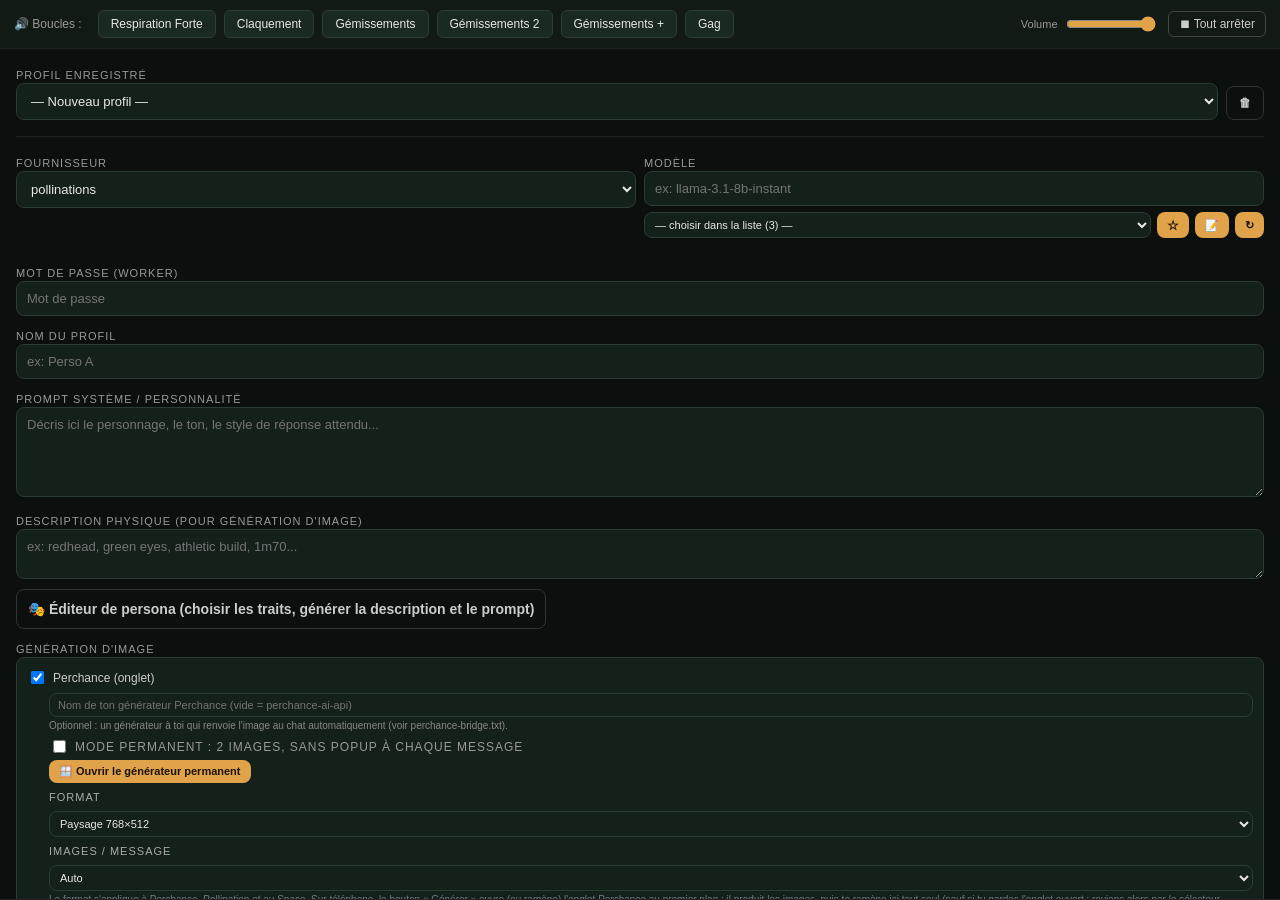
<file: test.html>
<!DOCTYPE html>
<html lang="fr">
<head>
<meta charset="UTF-8">
<meta name="viewport" content="width=device-width, initial-scale=1.0">
<title>Chat</title>
<style>
  * { box-sizing: border-box; }
  body {
    margin: 0; font-family: -apple-system, BlinkMacSystemFont, "Segoe UI", sans-serif;
    background: #0b0f0d; color: #e8e8e4; height: 100vh; display: flex; flex-direction: column;
  }
  #setup {
    padding: 16px; display: flex; flex-direction: column; gap: 10px; border-bottom: 1px solid #222;
    overflow-y: auto;
  }
  #setup.hidden { display: none; }
  #setup label { font-size: 11px; letter-spacing: 1px; text-transform: uppercase; color: #999; }
  #setup input, #setup textarea, #setup select {
    width: 100%; background: #14201a; border: 1px solid #2a3d33; color: #e8e8e4;
    padding: 9px 10px; border-radius: 8px; font-size: 13px; font-family: inherit;
  }
  #setup textarea { min-height: 90px; resize: vertical; }
  #setup button {
    background: #e0a34a; border: none; color: #1a1208; font-weight: 700;
    padding: 11px; border-radius: 8px; font-size: 14px; cursor: pointer; margin-top: 4px;
  }
 #bgMedia {
  position: fixed;
  inset: 0;
  z-index: 0;
  overflow: hidden;
  pointer-events: none;
}
#bgMedia video,
#bgMedia img {
  width: 100%;
  height: 100%;
  object-fit: cover;
  opacity: 0.35; /* ajuste la transparence */
}
/* Le reste de l'interface au-dessus du fond */
#audioLooper, #setup, #topbar, #messages, #inputbar {
  position: relative;
  z-index: 1;
}
/* Un léger voile pour garder le texte lisible */
#messages {
  background: rgba(11, 15, 13, 0.55);
}
  #setup button.secondary {
    background: none; border: 1px solid #333; color: #ccc; font-weight: 600;
  }
  .row { display: flex; gap: 8px; }
  .row > * { flex: 1; }
  #profileBar { display: flex; gap: 8px; align-items: flex-end; }
  #profileBar select { flex: 1; }
  #profileBar button { width: auto; padding: 9px 12px; font-size: 12px; margin-top: 0; white-space: nowrap; }
  hr.sep { border: none; border-top: 1px solid #222; margin: 6px 0; width: 100%; }
  details.advanced { border: 1px solid #222; border-radius: 8px; padding: 8px 10px; }
  details.advanced summary { cursor: pointer; font-size: 11px; letter-spacing: 1px; text-transform: uppercase; color: #999; }
  details.advanced .row { margin-top: 8px; }
  .fieldlabel { font-size: 10px; color: #888; display:block; margin-bottom:3px; }
  #topbar {
    display: flex; align-items: center; justify-content: space-between; padding: 10px 14px;
    border-bottom: 1px solid #222; flex-shrink: 0; gap: 8px;
  }
  #topbar.hidden { display: none; }
  #topbar select {
    background: #14201a; border: 1px solid #2a3d33; color: #e8e8e4; border-radius: 6px;
    padding: 5px 8px; font-size: 11.5px; font-family: inherit; max-width: 140px;
  }
  #topbar div.actions { display: flex; gap: 6px; flex-shrink: 0; }
  #topbar button {
    background: none; border: 1px solid #333; color: #999; border-radius: 6px;
    padding: 5px 10px; font-size: 11px; cursor: pointer;
  }
  #messages { flex: 1; overflow-y: auto; padding: 14px; display: flex; flex-direction: column; gap: 10px; }
  #messages.hidden { display: none; }
  .msg { max-width: 82%; padding: 10px 13px; border-radius: 12px; font-size: 14.5px; line-height: 1.45; white-space: pre-wrap; }
  .msg.user { align-self: flex-end; background: #e0a34a; color: #1a1208; }
  .msg.bot { align-self: flex-start; background: #17221c; border: 1px solid #263329; }
  .msg.err { align-self: center; background: #3a1414; color: #e0a0a0; font-size: 12.5px; font-family: monospace; }
  .msg.image-loading {
    align-self: flex-start;
    background: #1a2a22;
    border: 1px dashed #3a5a4a;
    color: #a0c0b0;
    font-size: 13px;
    font-style: italic;
  }
  .msg img {
    max-width: 100%;
    border-radius: 10px;
    margin-top: 8px;
    display: block;
  }
  .msg-content { white-space: pre-wrap; }
  .msg-time {
    font-size: 10px;
    margin-top: 4px;
    opacity: 0.6;
  }
  .msg.user .msg-time { text-align: right; color: #1a1208; }
  .msg.bot .msg-time { text-align: left; color: #e8e8e4; }
  #inputbar { display: flex; gap: 8px; padding: 10px 12px calc(env(safe-area-inset-bottom,0px) + 10px); border-top: 1px solid #222; flex-shrink: 0; }
  #inputbar.hidden { display: none; }
  #inputbar textarea {
    flex: 1; resize: none; background: #14201a; border: 1px solid #2a3d33; color: #e8e8e4;
    border-radius: 10px; padding: 11px 12px; font-size: 15px; font-family: inherit; max-height: 100px;
  }
  #send { background: #e0a34a; border: none; color: #1a1208; font-weight: 700; width: 46px; border-radius: 10px; font-size: 18px; cursor: pointer; flex-shrink: 0; }
  #mic { background: #1a2a22; border: 1px solid #2a3d33; color: #e8e8e4; width: 46px; border-radius: 10px; font-size: 18px; cursor: pointer; flex-shrink: 0; }
  #mic.rec { background: #8a2a2a; border-color: #c44; animation: micPulse 1s infinite; }
  #mic:disabled { opacity: .5; }
  @keyframes micPulse { 50% { box-shadow: 0 0 0 4px rgba(204,68,68,.35); } }
  #send:disabled { background: #3a3a34; color: #777; }
  .typing { align-self: flex-start; color: #777; font-size: 13px; font-style: italic; padding: 4px 4px; }

  /* ----- Galerie + visionneuse ----- */
  #gallery, #lightbox { position: fixed; inset: 0; z-index: 9000; display: flex; flex-direction: column; background: rgba(8,10,9,.97); color: #e8e8e4; }
  #lightbox { z-index: 9100; background: rgba(0,0,0,.95); align-items: center; justify-content: center; }
  #gallery.hidden, #lightbox.hidden { display: none; }
  #gHead, #lbBar { display: flex; align-items: center; gap: 8px; padding: 10px 12px; flex-wrap: wrap; }
  #gHead { border-bottom: 1px solid #2a3d33; }
  #gHead .gt { font-weight: 700; flex: 1; min-width: 120px; }
  #gHead label { font-size: 12px; display: flex; gap: 5px; align-items: center; cursor: pointer; }
  #gHead button, #lbBar button { background: #1a2a22; border: 1px solid #2a3d33; color: #e8e8e4; border-radius: 8px; padding: 6px 10px; font-size: 13px; cursor: pointer; width: auto; }
  #gGrid { flex: 1; overflow-y: auto; padding: 10px; display: grid; grid-template-columns: repeat(auto-fill, minmax(130px, 1fr)); gap: 8px; align-content: start; }
  #gGrid img { width: 100%; aspect-ratio: 3/2; object-fit: cover; border-radius: 8px; cursor: zoom-in; background: #111; display: block; }
  #gEmpty { padding: 40px 16px; text-align: center; color: #888; font-size: 13px; }
  #lbBar { position: absolute; top: 0; left: 0; right: 0; justify-content: space-between; background: linear-gradient(#000c, transparent); z-index: 2; }
  #lbCaption { font-size: 11px; color: #bbb; flex: 1; min-width: 100px; max-height: 3.6em; overflow: hidden; }
  #lbImg { max-width: 96vw; max-height: 88vh; object-fit: contain; border-radius: 6px; }

  .cursor { display: inline-block; color: #e0a34a; animation: cursorBlink 1s steps(2, start) infinite; }
  @keyframes cursorBlink { to { visibility: hidden; } }
  .suggest-row { display: flex; flex-wrap: wrap; gap: 6px; margin: 4px 0 10px; align-self: flex-start; max-width: 90%; }
  .suggest-chip { background: #1a2a22; border: 1px solid #2a3d33; color: #e8e8e4; border-radius: 14px; padding: 6px 12px; font-size: 13px; cursor: pointer; text-align: left; font-family: inherit; }
  .suggest-chip:hover { border-color: #e0a34a; }
  #suggestBtn.off { opacity: .45; }
  #scenePanel { position: fixed; top: 54px; right: 8px; width: min(330px, 92vw); z-index: 8000; background: #101713; border: 1px solid #2a3d33; border-radius: 12px; padding: 12px; font-size: 12px; color: #ccc; box-shadow: 0 8px 30px #000a; }
  #scenePanel.hidden { display: none; }
  #scenePanel label { display: block; margin: 6px 0 2px; color: #9ab; font-size: 11px; }
  #scenePanel input[type=text] { width: 100%; font-size: 12px; padding: 5px 8px; }
  #sceneBtn.off { opacity: .45; }
  .compare-card { padding: 10px; max-width: 96%; width: 96%; }
  .compare-head { font-size: 12px; color: #cfd; margin-bottom: 8px; }
  .compare-grid { display: grid; grid-template-columns: repeat(auto-fit, minmax(150px, 1fr)); gap: 8px; }
  .cmp-tile { background: #0f1612; border: 1px solid #263329; border-radius: 10px; padding: 6px; display: flex; flex-direction: column; gap: 6px; }
  .cmp-tile.win { border-color: #e0a34a; box-shadow: 0 0 0 1px #e0a34a; }
  .cmp-tile img { width: 100%; border-radius: 8px; cursor: zoom-in; display: block; }
  .cmp-label { font-size: 11px; color: #9ab; }
  .cmp-actions { display: flex; gap: 6px; }
  .cmp-actions button { flex: 1; background: #1a2a22; border: 1px solid #2a3d33; color: #e8e8e4; border-radius: 8px; padding: 5px 6px; font-size: 12px; cursor: pointer; }
  .cmp-actions button:disabled { opacity: .45; cursor: default; }
  .cmp-foot { font-size: 11px; color: #8a9; margin-top: 8px; }
  #compareBtn.off { opacity: .45; }
  #personaEditor { position: fixed; inset: 0; z-index: 9200; background: rgba(8,10,9,.985); overflow-y: auto; padding: 14px; }
  #personaEditor.hidden { display: none; }
  .pe-wrap { max-width: 1000px; margin: 0 auto; }
  .pe-head { display: flex; align-items: center; gap: 8px; margin-bottom: 10px; position: sticky; top: 0; background: rgba(8,10,9,.97); padding: 6px 0; z-index: 2; flex-wrap: wrap; }
  .pe-head b { flex: 1; min-width: 160px; font-size: 15px; }
  .pe-head button, .pe-out button { background: #1a2a22; border: 1px solid #2a3d33; color: #e8e8e4; border-radius: 8px; padding: 7px 12px; font-size: 12px; cursor: pointer; }
  .pe-head button.pe-main, .pe-out button.pe-main { background: #e0a34a; border-color: #e0a34a; color: #1a1208; font-weight: 700; }
  .pe-sec { background: #101713; border: 1px solid #2a3d33; border-radius: 12px; padding: 12px; margin-bottom: 10px; }
  .pe-sec h4 { margin: 0 0 8px; font-size: 13px; color: #e0a34a; }
  .pe-grid { display: grid; grid-template-columns: repeat(auto-fill, minmax(210px, 1fr)); gap: 8px 10px; }
  .pe-grid label { display: block; font-size: 11px; color: #9ab; margin-bottom: 2px; }
  .pe-grid select { width: 100%; background: #14201a; border: 1px solid #2a3d33; color: #e8e8e4; border-radius: 8px; padding: 6px 8px; font-size: 12px; }
  .pe-grid select:disabled { opacity: .4; }
  .pe-acts { display: flex; flex-wrap: wrap; gap: 6px; }
  .pe-acts label { display: flex; align-items: center; gap: 5px; background: #14201a; border: 1px solid #2a3d33; border-radius: 16px; padding: 5px 10px; font-size: 12px; color: #ddd; cursor: pointer; margin: 0; }
  .pe-out textarea { width: 100%; background: #0c110e; border: 1px solid #2a3d33; color: #e8e8e4; border-radius: 8px; padding: 8px; font-size: 12px; font-family: monospace; min-height: 90px; }
  .pe-out .pe-row { display: flex; gap: 6px; flex-wrap: wrap; margin: 6px 0 12px; align-items: center; }
  .pe-note { font-size: 10px; color: #778; }
  .g-cell { position: relative; cursor: zoom-in; }
  .g-cell .g-check { position: absolute; top: 6px; left: 6px; width: 24px; height: 24px; border-radius: 50%; border: 2px solid #fff; background: rgba(0,0,0,.45); display: none; align-items: center; justify-content: center; color: #fff; font-size: 15px; font-weight: 700; }
  #gallery.selecting .g-cell { cursor: pointer; }
  #gallery.selecting .g-cell .g-check { display: flex; }
  .g-cell.selected .g-check { background: #e0a34a; border-color: #e0a34a; color: #1a1208; }
  .g-cell.selected img { outline: 3px solid #e0a34a; outline-offset: -3px; opacity: .78; }
  #gSelBar { display: none; gap: 8px; align-items: center; flex-wrap: wrap; }
  #gallery.selecting #gSelBar { display: flex; }
  #gHead button.danger { background: #6a2020; border-color: #a33; }
</style>
</head>
<body>
<div id="bgMedia"></div>
<!-- Lecteur multi-boucles -->
<div id="audioLooper" style="
  background:#121a16; border-bottom:1px solid #222; padding:10px 14px;
  display:flex; flex-wrap:wrap; gap:10px; align-items:center;
">
  <span style="font-size:12px; color:#999; margin-right:6px;">🔊 Boucles :</span>
  <div id="loopButtons" style="display:flex; flex-wrap:wrap; gap:8px;"></div>
  <div style="display:flex; align-items:center; gap:6px; margin-left:auto;">
    <span style="font-size:11px; color:#999;">Volume</span>
    <input type="range" id="masterVolume" min="0" max="100" value="100" style="width:90px; accent-color:#e0a34a;">
  </div>
  <button id="stopAllLoops" style="
    background:none; border:1px solid #444; color:#ccc;
    border-radius:6px; padding:5px 10px; font-size:12px; cursor:pointer;
  ">⏹ Tout arrêter</button>
</div>

<div id="setup">
  <div id="profileBar">
    <div style="flex:2">
      <label>Profil enregistré</label>
      <select id="profileSelect"><option value="">— Nouveau profil —</option></select>
    </div>
    <button id="deleteProfileBtn" class="secondary" title="Supprimer ce profil">🗑</button>
  </div>
  <hr class="sep">
  <div class="row">
    <div>
      <label>Fournisseur</label>
      <select id="provider">
        <option value="pollinations">pollinations</option>
        <option value="google">google (AI Studio · Gemma 4)</option>
        <option value="groq">groq</option>
        <option value="openrouter">openrouter</option>
        <option value="cerebras">cerebras</option>
        <option value="mistral">mistral</option>
        <option value="nvidia">nvidia</option>
        <option value="hf">hf</option>
        <option value="zai">zai</option>
      </select>
    </div>
    <div>
      <label>Modèle</label>
      <input type="text" id="model" placeholder="ex: llama-3.1-8b-instant">
      <div style="display:flex; gap:6px; margin-top:6px;">
        <select id="modelPick" style="flex:1; font-size:11px; padding:5px 6px;"><option value="">— choisir dans la liste —</option></select>
        <button type="button" id="modelStar" title="Mettre ce modèle en favori (★) ou l'enlever" style="width:auto; margin-top:0; padding:5px 10px; font-size:13px;">☆</button>
        <button type="button" id="modelNoteBtn" title="Ajouter une note à ce modèle" style="width:auto; margin-top:0; padding:5px 10px; font-size:11px;">📝</button>
        <button type="button" id="modelRefresh" title="Recharger la liste des modèles depuis le Worker" style="width:auto; margin-top:0; padding:5px 10px; font-size:11px;">↻</button>
      </div>
      <div id="modelNote" style="font-size:10px; color:#9ab; margin-top:3px; min-height:12px;"></div>
    </div>
  </div>
  <div>
    <label>Mot de passe (worker)</label>
    <input type="password" id="password" placeholder="Mot de passe">
  </div>
  <div>
    <label>Nom du profil</label>
    <input type="text" id="profileName" placeholder="ex: Perso A">
  </div>
  <div>
    <label>Prompt système / personnalité</label>
    <textarea id="systemPrompt" placeholder="Décris ici le personnage, le ton, le style de réponse attendu..."></textarea>
  </div>
  <div>
    <label>Description physique (pour génération d'image)</label>
    <textarea id="physicalDescription" placeholder="ex: redhead, green eyes, athletic build, 1m70..." style="min-height:50px;"></textarea>
    <button type="button" id="personaOpen" class="secondary" style="margin-top:6px;">🎭 Éditeur de persona (choisir les traits, générer la description et le prompt)</button>
  </div>
  <div>
    <label>Génération d'image</label>
    <div style="display:flex; flex-direction:column; gap:6px; background:#14201a; border:1px solid #2a3d33; border-radius:8px; padding:10px;">
      <label style="display:flex; align-items:center; gap:6px; font-size:12px; color:#ccc; text-transform:none; letter-spacing:normal; cursor:pointer;">
        <input type="checkbox" id="genPerchance" checked style="width:auto;"> Perchance (onglet)
      </label>
      <div style="margin-left:22px; margin-bottom:6px;">
        <input type="text" id="perchanceGen" placeholder="Nom de ton générateur Perchance (vide = perchance-ai-api)" style="font-size:11px; padding:5px 8px; width:100%;">
        <div style="font-size:10px; color:#888; margin-top:3px;">Optionnel : un générateur à toi qui renvoie l'image au chat automatiquement (voir perchance-bridge.txt).</div>
        <label style="display:flex; align-items:center; gap:6px; font-size:12px; margin-top:6px; cursor:pointer;">
          <input type="checkbox" id="perchancePersistent" style="width:auto;"> Mode permanent : 2 images, sans popup à chaque message
        </label>
        <button type="button" id="perchanceOpenDaemon" style="font-size:11px; padding:5px 10px; width:auto; margin-top:4px;">🪟 Ouvrir le générateur permanent</button>
        <div style="display:flex; gap:8px; align-items:center; flex-wrap:wrap; margin-top:8px;">
          <label style="font-size:11px; color:#aaa;">Format</label>
          <select id="imgFormat" style="font-size:11px; padding:5px 6px;">
            <option value="landscape">Paysage 768×512</option>
            <option value="portrait">Portrait 512×768</option>
            <option value="square">Carré 512×512</option>
            <option value="auto">Auto (portrait selon le cadrage)</option>
          </select>
          <label style="font-size:11px; color:#aaa;">Images / message</label>
          <select id="perchanceN" style="font-size:11px; padding:5px 6px;"><option value="">Auto</option><option value="1">1</option><option value="2">2</option></select>
        </div>
        <div style="font-size:10px; color:#778; margin-top:3px;">Le format s'applique à Perchance, Pollination et au Space. Sur téléphone, le bouton « Générer » ouvre (ou ramène) l'onglet Perchance au premier plan : il produit les images, puis te ramène ici tout seul (sauf si tu gardes l'onglet ouvert : reviens alors par le sélecteur d'onglets).</div>
        <label style="display:flex; align-items:center; gap:6px; font-size:12px; margin-top:6px; cursor:pointer;">
          <input type="checkbox" id="perchanceKeepTab" style="width:auto;"> Téléphone : garder l'onglet Perchance ouvert après la génération (réutilisé au message suivant)
        </label>
      </div>
      <label style="display:flex; align-items:center; gap:6px; font-size:12px; color:#ccc; text-transform:none; letter-spacing:normal; cursor:pointer;">
        <input type="checkbox" id="genHFSpace" style="width:auto;"> Space Hugging Face
      </label>
      <input type="text" id="hfSpaceId" placeholder="ex: properfool/nsfwadult" value="properfool/nsfwadult" style="margin-left:22px; font-size:11px; padding:5px 8px;">
      <label style="display:flex; align-items:center; gap:6px; font-size:12px; color:#ccc; text-transform:none; letter-spacing:normal; cursor:pointer;">
        <input type="checkbox" id="genPollination" style="width:auto;"> Pollination (gratuit, sans compte)
      </label>
      <div style="margin-left:22px; display:flex; gap:6px; align-items:center;">
        <select id="pollModel" style="font-size:11px; padding:5px 8px; flex:1;">
          <option value="flux">flux (Flux Schnell)</option>
          <option value="zimage">zimage (Z-Image Turbo)</option>
          <option value="turbo">turbo</option>
          <option value="kontext">kontext</option>
          <option value="gptimage">gptimage</option>
          <option value="seedream">seedream</option>
          <option value="nanobanana">nanobanana</option>
        </select>
        <button type="button" id="pollRefresh" style="font-size:11px; padding:5px 10px; width:auto;" title="Charger la liste réelle des modèles Pollinations">↻</button>
      </div>
      <label style="display:flex; align-items:center; gap:6px; font-size:12px; color:#ccc; text-transform:none; letter-spacing:normal; cursor:pointer;">
        <input type="checkbox" id="genAIHorde" style="width:auto;"> AI Horde (gratuit, communautaire, NSFW natif)
      </label>
      <div style="margin-left:22px;">
        <div style="display:flex; gap:6px; margin-bottom:6px;">
          <input type="text" id="hordeFilter" placeholder="Filtrer les modèles…" style="font-size:11px; padding:5px 8px; flex:1;">
          <button type="button" id="hordeRefresh" style="font-size:11px; padding:5px 10px; width:auto;">↻ En ligne</button>
        </div>
        <div id="hordeChips" style="display:flex; flex-wrap:wrap; gap:6px; max-height:140px; overflow-y:auto;"></div>
        <div id="hordeHint" style="font-size:10px; color:#888; margin-top:4px;"></div>
        <details style="margin-top:8px;">
          <summary style="font-size:11px; color:#aaa; cursor:pointer;">⚙️ Réglages avancés AI Horde</summary>
          <div style="display:grid; grid-template-columns:1fr 1fr; gap:6px 10px; margin-top:8px; font-size:11px; color:#aaa;">
            <label style="grid-column:1/3;">Préréglage (remplit les champs ci-dessous)
              <select id="hAdvPreset" style="width:100%; font-size:11px;">
                <option value="">— choisir —</option>
                <option value="photoSD15">📷 Photoréaliste SD 1.5 (Realistic Vision, ICBINP…)</option>
                <option value="photoSDXL">📷 Photoréaliste SDXL (Juggernaut XL, AlbedoBase XL…)</option>
                <option value="animeSDXL">🎨 Anime SDXL (WAI / Illustrious, Pony…)</option>
              </select>
            </label>
            <label>Taille
              <select id="hAdvSize" style="width:100%; font-size:11px;">
                <option value="512x512">512 × 512 (SD 1.5)</option>
                <option value="768x512">768 × 512 paysage</option>
                <option value="512x768">512 × 768 portrait</option>
                <option value="1024x1024">1024 × 1024 (SDXL)</option>
                <option value="832x1216">832 × 1216 portrait (SDXL)</option>
                <option value="1216x832">1216 × 832 paysage (SDXL)</option>
              </select>
            </label>
            <label>Sampler
              <select id="hAdvSampler" style="width:100%; font-size:11px;">
                <option value="k_euler_a">k_euler_a</option>
                <option value="k_euler">k_euler</option>
                <option value="k_dpmpp_2m">k_dpmpp_2m</option>
                <option value="k_dpmpp_sde">k_dpmpp_sde</option>
                <option value="k_dpmpp_2s_a">k_dpmpp_2s_a</option>
                <option value="k_heun">k_heun</option>
                <option value="DDIM">DDIM</option>
              </select>
            </label>
            <label>Étapes (steps)
              <input type="number" id="hAdvSteps" min="1" max="100" step="1" style="width:100%; font-size:11px;">
            </label>
            <label>CFG (fidélité au prompt)
              <input type="number" id="hAdvCfg" min="1" max="30" step="0.5" style="width:100%; font-size:11px;">
            </label>
            <label>Clip skip
              <input type="number" id="hAdvClip" min="1" max="12" step="1" style="width:100%; font-size:11px;">
            </label>
            <label>Seed (vide = aléatoire)
              <input type="number" id="hAdvSeed" step="1" style="width:100%; font-size:11px;">
            </label>
            <label style="grid-column:1/3;">Prompt négatif
              <textarea id="hAdvNeg" rows="2" style="width:100%; font-size:11px;" placeholder="lowres, bad anatomy, extra fingers, watermark, text…"></textarea>
            </label>
            <label><input type="checkbox" id="hAdvKarras"> Karras</label>
            <label><input type="checkbox" id="hAdvSlow"> Workers lents autorisés</label>
            <label><input type="checkbox" id="hAdvTrusted"> Workers de confiance seulement</label>
            <button type="button" id="hAdvReset" style="font-size:11px; padding:5px 10px; width:auto;">Réinitialiser</button>
          </div>
          <div style="margin-top:8px;">
            <label style="font-size:11px; color:#aaa;">Clé Horde pour l'accès direct (reste dans ce navigateur, facultatif — sinon anonyme)</label>
            <input type="password" id="hordeKeyLocal" placeholder="clé gratuite sur aihorde.net/register" style="width:100%; font-size:11px; padding:5px 8px;">
          </div>
          <div style="display:flex; gap:6px; align-items:center; margin-top:8px;">
            <button type="button" id="hordeCheckKey" style="font-size:11px; padding:5px 10px; width:auto;">🔑 Vérifier la clé Horde du Worker</button>
            <span id="hordeKeyInfo" style="font-size:10px; color:#888;"></span>
          </div>
        </details>
      </div>
      <div style="margin-top:12px; padding:10px; border:1px solid #2a3d33; border-radius:8px;">
        <div style="font-size:12px; color:#ccc; margin-bottom:6px;">🧬 Cohérence du personnage (même visage d'une image à l'autre)</div>
        <label style="font-size:11px; color:#aaa;">Ancre visuelle (en anglais) — placée en tête de chaque prompt et jamais raccourcie</label>
        <textarea id="charAnchor" rows="3" placeholder="ex: 28 year old woman, long copper-red hair with bangs, green eyes, freckles, pale skin, athletic build" style="width:100%; font-size:12px;"></textarea>
        <div style="display:flex; gap:8px; align-items:center; margin:4px 0 8px;">
          <button type="button" id="charAnchorGen" style="font-size:11px; padding:5px 10px; width:auto;">✨ Générer depuis la description physique</button>
          <span id="charAnchorInfo" style="font-size:10px; color:#888;"></span>
        </div>
        <div style="display:flex; gap:8px; align-items:center; flex-wrap:wrap; margin-bottom:8px;">
          <label style="display:flex; gap:6px; align-items:center; font-size:12px; cursor:pointer;"><input type="checkbox" id="charSeedLock" style="width:auto;"> 🔒 Verrouiller le seed</label>
          <input type="number" id="charSeed" step="1" placeholder="seed" style="width:130px; font-size:12px;">
          <button type="button" id="charSeedRoll" style="font-size:11px; padding:5px 10px; width:auto;" title="Tirer un nouveau seed">🎲</button>
        </div>
        <label style="font-size:11px; color:#aaa;">Image de référence — uniquement une image générée par l'app (⭐ dans la visionneuse). Utilisée par Pollination avec kontext, gptimage, nanobanana, seedream</label>
        <div style="display:flex; gap:6px;">
          <input type="text" id="charRef" readonly placeholder="aucune — choisis-en une avec ⭐ dans la galerie" style="flex:1; font-size:12px;">
          <button type="button" id="charRefClear" style="font-size:11px; padding:5px 10px; width:auto;" title="Retirer la référence">✕</button>
        </div>
        <div style="display:flex; gap:8px; align-items:center; margin-top:6px; flex-wrap:wrap;">
          <button type="button" id="charRefImport" style="font-size:11px; padding:5px 10px; width:auto;">📥 Importer une image de mon personnage (IA)</button>
          <input type="file" id="charRefFile" accept="image/*" style="display:none;">
          <span id="charRefInfo" style="font-size:10px; color:#888;">Nécessite le mode permanent Perchance (hébergement de l'image).</span>
        </div>
      </div>
      <div style="margin-top:10px; padding:10px; border:1px solid #2a3d33; border-radius:8px;">
        <div style="font-size:12px; color:#ccc; margin-bottom:6px;">🧠 Modèle pour résumer la scène (prompts d'image)</div>
        <div style="display:flex; gap:6px;">
          <select id="helperProvider" style="flex:1; font-size:11px; padding:5px 6px;"></select>
          <input type="text" id="helperModel" placeholder="ex : gemini-flash-lite-latest" style="flex:2; font-size:11px; padding:5px 8px;">
        </div>
        <div style="font-size:10px; color:#778; margin-top:4px;">Vide = même modèle que le chat. Un modèle rapide mais approximatif résume mal l'action : choisis ici un modèle plus soigneux, uniquement pour ce résumé (les suggestions restent générées par le modèle du chat).</div>
      </div>
      <label style="display:flex; gap:8px; align-items:center; font-size:12px; margin-top:10px;">
        <input type="checkbox" id="genTranslate" style="width:auto;"> 🌐 Traduire en anglais la description physique et la scène (si elles sont en français)
      </label>
    </div>
  </div>
  <div>
    <label>Synthèse vocale (TTS)</label>
    <div style="display:flex; flex-direction:column; gap:6px; background:#14201a; border:1px solid #2a3d33; border-radius:8px; padding:10px;">
      <label style="display:flex; align-items:center; gap:6px; font-size:12px; color:#ccc; text-transform:none; letter-spacing:normal; cursor:pointer;">
        <input type="checkbox" id="ttsEleven" checked style="width:auto;"> ElevenLabs (via Worker)
      </label>
      <label style="display:flex; align-items:center; gap:6px; font-size:12px; color:#ccc; text-transform:none; letter-spacing:normal; cursor:pointer;">
        <input type="checkbox" id="ttsBrowser" style="width:auto;"> Voix du navigateur (gratuit, local)
      </label>
      <select id="ttsVoiceSelect" style="margin-left:22px; font-size:11px; padding:5px 8px;">
        <option value="">Automatique (meilleure voix dispo)</option>
      </select>
    </div>
  </div>

  <details class="advanced">
    <summary>Paramètres de génération (avancé)</summary>
    <div class="row">
      <div>
        <span class="fieldlabel">Temperature</span>
        <input type="number" id="p_temperature" step="0.05" min="0" max="2" value="1.0">
      </div>
      <div>
        <span class="fieldlabel">Top P</span>
        <input type="number" id="p_top_p" step="0.05" min="0" max="1" value="1.0">
      </div>
    </div>
    <div class="row">
      <div>
        <span class="fieldlabel">Frequency penalty</span>
        <input type="number" id="p_frequency_penalty" step="0.05" min="-2" max="2" value="0">
      </div>
      <div>
        <span class="fieldlabel">Presence penalty</span>
        <input type="number" id="p_presence_penalty" step="0.05" min="-2" max="2" value="0">
      </div>
    </div>
    <div class="row">
      <div>
        <span class="fieldlabel">Max tokens</span>
        <input type="number" id="p_max_tokens" step="50" min="50" max="8000" value="800">
      </div>
    </div>
  </details>

  <button id="saveProfileBtn" class="secondary">💾 Enregistrer ce profil</button>
  <button id="startBtn">Démarrer la conversation</button>
</div>

<div id="personaEditor" class="hidden">
  <div class="pe-wrap">
    <div class="pe-head">
      <b>🎭 Éditeur de persona — personnages adultes uniquement</b>
      <button type="button" id="peRandom">🎲 Aléatoire</button>
      <button type="button" id="peReset">↺ Tout effacer</button>
      <button type="button" id="peClose">✕ Fermer</button>
    </div>
    <div id="peForm"></div>
    <div class="pe-sec">
      <h4>Terminaison du prompt complet</h4>
      <label style="display:inline-flex; align-items:center; gap:6px; font-size:12px; cursor:pointer;"><input type="checkbox" id="peSuffix" checked style="width:auto;"> Ajouter le suffixe photo réaliste</label>
      <div class="pe-note" style="margin-top:6px;">Ce suffixe ne concerne que le « prompt complet ». La description du personnage, elle, n'en contient pas : l'application ajoute son propre style.</div>
    </div>
    <div class="pe-out pe-sec">
      <h4>Résultat</h4>
      <div style="display:flex; gap:8px; margin-bottom:10px;"><button type="button" id="peGen" class="pe-main">GÉNÉRER</button></div>
      <label class="pe-note">Description du personnage (traits fixes : identité, corps, visage, cheveux, peau) — en anglais</label>
      <textarea id="peDesc" readonly placeholder="Clique sur GÉNÉRER…"></textarea>
      <div class="pe-row">
        <button type="button" id="peToDesc" class="pe-main">→ Description physique du profil</button>
        <button type="button" id="peToAnchor">→ Ancre visuelle</button>
        <button type="button" id="peCopyDesc">Copier</button>
        <span class="pe-note" id="peInfo"></span>
      </div>
      <label class="pe-note">Prompt complet (identité + corps + scène : tenue, expression, position, actions, lieu)</label>
      <textarea id="peFull" readonly placeholder="Clique sur GÉNÉRER…"></textarea>
      <div class="pe-row">
        <button type="button" id="peCopyFull">Copier</button>
        <button type="button" id="peImages" class="pe-main">🎨 Générer des images avec ce prompt</button>
        <span class="pe-note">Utilise les moteurs cochés du profil (et le comparateur s'il est actif).</span>
      </div>
    </div>
  </div>
</div>
<div id="scenePanel" class="hidden">
  <div style="display:flex; justify-content:space-between; align-items:center; margin-bottom:4px;">
    <b style="color:#e8e8e4;">🎬 Fiche de scène</b>
    <label style="display:flex; gap:6px; align-items:center; margin:0; cursor:pointer;"><input type="checkbox" id="sceneAuto" style="width:auto;"> suivi auto</label>
  </div>
  <div style="color:#778; font-size:10px; margin-bottom:4px;">Mise à jour après chaque réponse, réinjectée dans le contexte du chat et dans les prompts d'image. Modifiable à la main (en anglais).</div>
  <label for="sceneLocation">Lieu</label><input type="text" id="sceneLocation">
  <label for="sceneTime">Moment / lumière</label><input type="text" id="sceneTime">
  <label for="sceneOutfit">Tenue</label><input type="text" id="sceneOutfit">
  <label for="sceneMood">Ambiance</label><input type="text" id="sceneMood">
  <div style="display:flex; gap:8px; margin-top:10px;">
    <button type="button" id="sceneReset" style="font-size:11px; padding:5px 10px; width:auto;">↺ Réinitialiser</button>
    <button type="button" id="sceneClose" style="font-size:11px; padding:5px 10px; width:auto;">Fermer</button>
  </div>
</div>
<div id="gallery" class="hidden">
  <div id="gHead">
    <span class="gt">🖼️ Galerie <span id="gCount" style="font-weight:400; color:#888;"></span></span>
    <label><input type="checkbox" id="gAll"> Tous les profils</label>
    <button id="gSelect" type="button">☑ Sélectionner</button>
    <span id="gSelBar">
      <button id="gSelAll" type="button">Tout</button>
      <button id="gSelNone" type="button">Aucun</button>
      <button id="gDelSel" type="button" class="danger">🗑 Supprimer (0)</button>
    </span>
    <button id="gClear" type="button">🗑 Tout supprimer</button>
    <button id="gClose" type="button">✕ Fermer</button>
  </div>
  <div id="gGrid"></div>
</div>
<div id="lightbox" class="hidden">
  <div id="lbBar">
    <span id="lbCaption"></span>
    <div style="display:flex; gap:6px; flex-wrap:wrap;">
      <button id="lbPrev" type="button">‹</button>
      <button id="lbNext" type="button">›</button>
      <button id="lbDownload" type="button" title="Télécharger">⬇</button>
      <button id="lbRef" type="button" title="Définir comme image de référence du personnage">⭐</button>
      <button id="lbCopy" type="button" title="Copier le prompt">📋</button>
      <button id="lbDelete" type="button" title="Supprimer de la galerie">🗑</button>
      <button id="lbClose" type="button">✕</button>
    </div>
  </div>
  <img id="lbImg" alt="">
</div>

<div id="topbar" class="hidden">
  <select id="quickSwitch"></select>
  <div class="actions">
    <button id="compareBtn" title="Comparateur : tous les moteurs côte à côte, 👍 sur la meilleure">⚖️</button>
    <button id="sceneBtn" title="Fiche de scène : lieu, moment, tenue, ambiance (suivie automatiquement)">🎬</button>
    <button id="suggestBtn" title="Suggestions de réponse (générées par le modèle du chat)">💡</button>
    <button id="galleryBtn" title="Galerie des images générées">🖼️</button>
    <button id="resetBtn">↺ Vider</button>
    <button id="backBtn">⚙ Config</button>
  </div>
</div>

<div id="messages" class="hidden"></div>

<div id="inputbar" class="hidden">
  <textarea id="input" rows="1" placeholder="Écris ton message..."></textarea>
  <select id="shotSel" title="Cadrage des images (appliqué à tous les moteurs)" style="background:#1a2a22; border:1px solid #2a3d33; color:#e8e8e4; border-radius:10px; width:58px; font-size:16px; flex-shrink:0; padding:0 2px;">
    <option value="">📷 Auto</option>
    <option value="closeup">🔍 Gros plan</option>
    <option value="portrait">🙂 Portrait</option>
    <option value="medium">👤 Plan taille</option>
    <option value="cowboy">🤠 Mi-cuisse</option>
    <option value="full">🧍 En pied</option>
    <option value="pov">👁 Vue subjective</option>
    <option value="low">⬆️ Contre-plongée</option>
    <option value="high">⬇️ Plongée</option>
    <option value="side">↔️ De profil</option>
    <option value="behind">↩️ Par derrière</option>
  </select>
  <button id="mic" type="button" title="Dictée vocale (clique pour démarrer / arrêter)">🎤</button>
  <button id="send">➤</button>
</div>

<script>
// Instance « retour » : si ce chat vient d'être rouvert par le générateur Perchance (#perchance=…),
// on transmet l'URL à l'onglet d'origine puis on s'efface, sans démarrer l'application.
(function () {
  const m = location.hash.match(/^#perchance=(.+)$/);
  if (!m) return;
  try {
    const d = JSON.parse(decodeURIComponent(m[1]));
    const bc = new BroadcastChannel('perchance-result');
    bc.postMessage(d);
    setTimeout(() => bc.close(), 500);
  } catch (e) {}
  history.replaceState(null, '', location.pathname);
  document.body.innerHTML = '<p style="font-family:sans-serif;color:#ddd;padding:24px">✅ Image envoyée au chat — tu peux fermer cet onglet.</p>';
  setTimeout(() => { try { window.close(); } catch (e) {} }, 800);
  throw new Error('perchance-return');
})();
const WORKER_BASE = 'https://routeur-ia-proxy.zacharybov.workers.dev/proxy/';
const HISTORY_WINDOW = 8;
const STORAGE_KEY = 'chat_profiles_v2';
const LAST_PROFILE_KEY = 'chat_last_profile_v2';
const ELEVEN_VOICE_ID = "EXAVITQu4vr4xnSDxMaL";

let provider = 'groq';
let model = '';
let password = '';
let mediaUnlocked = false;   // vidéos et sons : débloqués seulement si le mot de passe du Worker est accepté
let verifySeq = 0;

function showMediaToast(msg) {
  let t = document.getElementById('mediaToast');
  if (!t) {
    t = document.createElement('div');
    t.id = 'mediaToast';
    t.style.cssText = 'position:fixed; bottom:80px; left:50%; transform:translateX(-50%); background:#2a1414; color:#f0b4b4; border:1px solid #5a2a2a; padding:8px 14px; border-radius:8px; font-size:12px; z-index:9999; transition:opacity .3s;';
    document.body.appendChild(t);
  }
  t.textContent = msg;
  t.style.opacity = '1';
  clearTimeout(t._h);
  t._h = setTimeout(() => { t.style.opacity = '0'; }, 3500);
}

function requireMedia() {
  if (mediaUnlocked) return true;
  showMediaToast('🔒 Médias bloqués : mot de passe du Worker non validé');
  return false;
}

// Coupe tout ce qui joue et vide le fond vidéo
function lockMedia() {
  mediaUnlocked = false;
  try {
    Object.keys(activeLoops).forEach(id => {
      const l = activeLoops[id];
      if (l.timer) clearInterval(l.timer);
      if (l.audio) { l.audio.pause(); l.audio.currentTime = 0; }
      delete activeLoops[id];
    });
    Object.keys(activeMoans).forEach(id => stopMoanStyle(id));
    document.querySelectorAll('#loopButtons button').forEach(b => {
      b.style.background = '#1a2a22'; b.style.color = '#e8e8e4'; b.style.borderColor = '#2a3d33';
    });
    document.querySelectorAll('#messages audio, .msg audio').forEach(a => a.pause());
    if ('speechSynthesis' in window) window.speechSynthesis.cancel();
  } catch (e) { console.warn('lockMedia :', e); }
  const bg = document.getElementById('bgMedia');
  if (bg) bg.innerHTML = '';
}

// Le Worker répond 401 si le secret est faux, 404 (route inconnue) s'il est bon
async function verifyWorkerPassword() {
  const seq = ++verifySeq;
  const pw = password;
  if (!pw) { lockMedia(); return false; }
  let ok = false;
  try {
    const res = await fetch(WORKER_BASE + 'ping', { headers: { 'X-App-Secret': pw } });
    ok = res.status !== 401 && res.status !== 403 && res.status < 500;
  } catch (e) { ok = false; }
  if (seq !== verifySeq) return ok;          // un contrôle plus récent a pris le relais
  if (ok) { mediaUnlocked = true; playRandomBackground(); }
  else lockMedia();
  return ok;
}
let systemPrompt = '';
let physicalDescription = '';
let genPerchance = true;
let genHFSpace = false;
let hfSpaceId = 'properfool/nsfwadult';
let genPollination = false;
let pollModel = 'flux';
let genAIHorde = false;
let charAnchor = '', charSeedLock = false, charSeed = null, charRef = '';
let translatePrompts = true;   // traduction FR → EN des éléments du prompt d'image
const HORDE_DEFAULT_MODELS = [
  // Photoréalistes d'abord (↻ En ligne montre ceux qui ont des workers)
  'Realistic Vision', "ICBINP - I Can't Believe It's Not Photography", 'Juggernaut XL', 'AlbedoBase XL (SDXL)',
  'Deliberate', 'Dreamshaper', 'Reliberate',
  // Plutôt illustrés / anime
  'WAI-NSFW-illustrious-SDXL', 'Hassaku XL (Illustrious)', 'NoobAI XL', 'Pony Diffusion XL', 'Anything Diffusion'
];
const HORDE_REAL_NEG = 'anime, cartoon, illustration, drawing, painting, 3d render, cgi, digital art, lowres, blurry, bad anatomy, deformed, extra fingers, text, watermark';
const HORDE_PRESETS = {
  photoSD15: { size: '512x768',  steps: 30, cfg: 6, sampler: 'k_dpmpp_2m', clipSkip: 1, karras: true,  negative: HORDE_REAL_NEG },
  photoSDXL: { size: '832x1216', steps: 30, cfg: 5, sampler: 'k_dpmpp_2m', clipSkip: 1, karras: true,  negative: HORDE_REAL_NEG },
  animeSDXL: { size: '832x1216', steps: 28, cfg: 6, sampler: 'k_euler_a',  clipSkip: 2, karras: false, negative: 'lowres, bad anatomy, bad hands, text, watermark, worst quality, jpeg artifacts' }
};
let hordeModels = ['WAI-NSFW-illustrious-SDXL'];   // modèles utilisés pour la génération
let hordeFormSel = ['WAI-NSFW-illustrious-SDXL'];  // sélection en cours dans le formulaire
const HORDE_ADV_DEFAULT = {
  size: '768x512', steps: 25, cfg: 7, sampler: 'k_euler_a', clipSkip: 1, seed: '',
  negative: HORDE_REAL_NEG, karras: true, slow: true, trusted: false
};
let hordeAdv = { ...HORDE_ADV_DEFAULT };
let hordeCatalog = HORDE_DEFAULT_MODELS.map(name => ({ name, count: null }));
let ttsEleven = true;   // comportement historique : ElevenLabs actif par défaut
let ttsBrowser = false;
let ttsVoiceName = '';
let profileName = '';
let sampling = {};
let history = [];
let rawPromptOverride = '';   // prompt complet imposé (éditeur de persona) : les constructeurs le renvoient tel quel
let convEpoch = 0;   // change à chaque changement de profil ou « Vider » : le travail en cours est alors abandonné

const setup = document.getElementById('setup');
const topbar = document.getElementById('topbar');
const messagesEl = document.getElementById('messages');
const inputbar = document.getElementById('inputbar');
const input = document.getElementById('input');
const sendBtn = document.getElementById('send');
const profileSelect = document.getElementById('profileSelect');
const quickSwitch = document.getElementById('quickSwitch');

function loadProfiles() {
  try { return JSON.parse(localStorage.getItem(STORAGE_KEY)) || {}; } catch (e) { return {}; }
}
function saveProfiles(profiles) {
  localStorage.setItem(STORAGE_KEY, JSON.stringify(profiles));
}

function readSamplingFromForm() {
  return {
    temperature: parseFloat(document.getElementById('p_temperature').value) || 1.0,
    top_p: parseFloat(document.getElementById('p_top_p').value) || 1.0,
    frequency_penalty: parseFloat(document.getElementById('p_frequency_penalty').value) || 0,
    presence_penalty: parseFloat(document.getElementById('p_presence_penalty').value) || 0,
    max_tokens: parseInt(document.getElementById('p_max_tokens').value) || 800
  };
}
function writeSamplingToForm(s) {
  s = s || {};
  document.getElementById('p_temperature').value = s.temperature ?? 1.0;
  document.getElementById('p_top_p').value = s.top_p ?? 1.0;
  document.getElementById('p_frequency_penalty').value = s.frequency_penalty ?? 0;
  document.getElementById('p_presence_penalty').value = s.presence_penalty ?? 0;
  document.getElementById('p_max_tokens').value = s.max_tokens ?? 800;
}

function readHordeAdvFromForm() {
  const D = HORDE_ADV_DEFAULT;
  const num = (id, def, min, max) => {
    const v = parseFloat(document.getElementById(id).value);
    return Number.isFinite(v) ? Math.min(max, Math.max(min, v)) : def;
  };
  return {
    size: document.getElementById('hAdvSize').value || D.size,
    steps: Math.round(num('hAdvSteps', D.steps, 1, 100)),
    cfg: num('hAdvCfg', D.cfg, 1, 30),
    sampler: document.getElementById('hAdvSampler').value || D.sampler,
    clipSkip: Math.round(num('hAdvClip', D.clipSkip, 1, 12)),
    seed: document.getElementById('hAdvSeed').value.trim(),
    negative: document.getElementById('hAdvNeg').value.trim(),
    karras: document.getElementById('hAdvKarras').checked,
    slow: document.getElementById('hAdvSlow').checked,
    trusted: document.getElementById('hAdvTrusted').checked
  };
}
function fillHordeAdvForm(a) {
  const v = { ...HORDE_ADV_DEFAULT, ...(a || {}) };
  document.getElementById('hAdvSize').value = v.size;
  document.getElementById('hAdvSteps').value = v.steps;
  document.getElementById('hAdvCfg').value = v.cfg;
  document.getElementById('hAdvSampler').value = v.sampler;
  document.getElementById('hAdvClip').value = v.clipSkip;
  document.getElementById('hAdvSeed').value = v.seed;
  document.getElementById('hAdvNeg').value = v.negative;
  document.getElementById('hAdvKarras').checked = !!v.karras;
  document.getElementById('hAdvSlow').checked = !!v.slow;
  document.getElementById('hAdvTrusted').checked = !!v.trusted;
}

function readImageGeneratorsFromForm() {
  return {
    perchance: document.getElementById('genPerchance').checked,
    hfSpace: document.getElementById('genHFSpace').checked,
    hfSpaceId: document.getElementById('hfSpaceId').value.trim() || 'properfool/nsfwadult',
    pollination: document.getElementById('genPollination').checked,
    pollModel: document.getElementById('pollModel').value,
    aiHorde: document.getElementById('genAIHorde').checked,
    translate: document.getElementById('genTranslate').checked,
    charAnchor: document.getElementById('charAnchor').value.trim(),
    charSeedLock: document.getElementById('charSeedLock').checked,
    charSeed: document.getElementById('charSeed').value.trim(),
    charRef: document.getElementById('charRef').value.trim(),
    hordeModels: hordeFormSel.slice(),
    hordeAdv: readHordeAdvFromForm()
  };
}

function readTtsFromForm() {
  return {
    eleven: document.getElementById('ttsEleven').checked,
    browser: document.getElementById('ttsBrowser').checked,
    voiceName: document.getElementById('ttsVoiceSelect').value
  };
}

function refreshProfileSelects(selectName) {
  const profiles = loadProfiles();
  const names = Object.keys(profiles).sort();
  profileSelect.innerHTML = '<option value="">— Nouveau profil —</option>';
  names.forEach(name => {
    const opt = document.createElement('option');
    opt.value = name; opt.textContent = name;
    profileSelect.appendChild(opt);
  });
  if (selectName && profiles[selectName]) profileSelect.value = selectName;

  quickSwitch.innerHTML = '';
  names.forEach(name => {
    const opt = document.createElement('option');
    opt.value = name; opt.textContent = name;
    quickSwitch.appendChild(opt);
  });
  if (selectName) quickSwitch.value = selectName;
}

function fillFormFromProfile(name) {
  const p = loadProfiles()[name];
  if (!p) return;
  document.getElementById('provider').value = p.provider || 'groq';
  document.getElementById('model').value = p.model || '';
  document.getElementById('password').value = p.password || '';
  document.getElementById('profileName').value = name;
  document.getElementById('systemPrompt').value = p.systemPrompt || '';
  document.getElementById('physicalDescription').value = p.physicalDescription || '';
  const igForm = p.imageGenerators || {};
  document.getElementById('genPerchance').checked = igForm.perchance !== false;
  document.getElementById('genHFSpace').checked = !!igForm.hfSpace;
  document.getElementById('hfSpaceId').value = igForm.hfSpaceId || 'properfool/nsfwadult';
  document.getElementById('genPollination').checked = !!igForm.pollination;
  (function () {
    const sel = document.getElementById('pollModel');
    const m = igForm.pollModel || 'flux';
    if (![...sel.options].some(o => o.value === m)) sel.add(new Option(m, m));
    sel.value = m;
  })();
  document.getElementById('genAIHorde').checked = !!igForm.aiHorde;
  document.getElementById('genTranslate').checked = igForm.translate !== false;
  document.getElementById('charAnchor').value = igForm.charAnchor || '';
  document.getElementById('charSeedLock').checked = !!igForm.charSeedLock;
  document.getElementById('charSeed').value = igForm.charSeed ?? '';
  document.getElementById('charRef').value = igForm.charRef || '';
  hordeFormSel = Array.isArray(igForm.hordeModels) ? igForm.hordeModels.slice() : ['WAI-NSFW-illustrious-SDXL'];
  fillHordeAdvForm(igForm.hordeAdv);
  renderHordeChips();
  const ttsForm = p.tts || {};
  document.getElementById('ttsEleven').checked = ttsForm.eleven !== false;
  document.getElementById('ttsBrowser').checked = !!ttsForm.browser;
  document.getElementById('ttsVoiceSelect').value = ttsForm.voiceName || '';
  writeSamplingToForm(p.sampling);
}

profileSelect.addEventListener('change', () => {
  if (profileSelect.value) fillFormFromProfile(profileSelect.value);
});

document.getElementById('saveProfileBtn').addEventListener('click', () => {
  const name = document.getElementById('profileName').value.trim();
  if (!name) { alert("Donne un nom à ce profil avant de l'enregistrer."); return; }
  const profiles = loadProfiles();
  const existingHistory = (profiles[name] && profiles[name].history) || [];
  profiles[name] = {
    provider: document.getElementById('provider').value,
    model: document.getElementById('model').value.trim(),
    password: document.getElementById('password').value,
    systemPrompt: document.getElementById('systemPrompt').value.trim(),
    physicalDescription: document.getElementById('physicalDescription').value.trim(),
    imageGenerators: readImageGeneratorsFromForm(),
    tts: readTtsFromForm(),
    sampling: readSamplingFromForm(),
    history: existingHistory
  };
  saveProfiles(profiles);
  refreshProfileSelects(name);
  alert('Profil "' + name + '" enregistré.');
});

document.getElementById('deleteProfileBtn').addEventListener('click', () => {
  const name = profileSelect.value;
  if (!name) return;
  if (!confirm('Supprimer le profil "' + name + '" (et son historique) ?')) return;
  const profiles = loadProfiles();
  delete profiles[name];
  saveProfiles(profiles);
  refreshProfileSelects();
  document.getElementById('profileName').value = '';
});

window.addEventListener('DOMContentLoaded', () => {
  refreshProfileSelects();
  const lastUsed = localStorage.getItem(LAST_PROFILE_KEY);
  if (lastUsed && loadProfiles()[lastUsed]) {
    profileSelect.value = lastUsed;
    fillFormFromProfile(lastUsed);
  }
});

function persistCurrentHistory() {
  if (!profileName) return;
  const profiles = loadProfiles();
  if (!profiles[profileName]) return;
  profiles[profileName].history = history;
  saveProfiles(profiles);
}

function activateProfile(name, isSwitch) {
  const profiles = loadProfiles();
  const p = profiles[name];
  if (!p) return;
  if (isSwitch) persistCurrentHistory();
  // Une réponse ou des images encore en cours appartiennent à l'ancien profil : on les arrête,
  // sinon elles s'écriraient dans l'historique et la conversation du nouveau.
  if (streamAbort) { streamAbort.__user = true; streamAbort.abort(); }
  convEpoch++; compareSession = null; clearSuggestions(); suggestGen++;
  refreshDaemonState();
  profileName = name;
  provider = p.provider || 'groq';
  model = p.model || '';
  password = p.password || '';
  mediaUnlocked = false;
  verifyWorkerPassword();
  systemPrompt = p.systemPrompt || '';
  physicalDescription = p.physicalDescription || '';
  const ig = p.imageGenerators || {};
  genPerchance = ig.perchance !== false;
  genHFSpace = !!ig.hfSpace;
  hfSpaceId = ig.hfSpaceId || 'properfool/nsfwadult';
  genPollination = !!ig.pollination;
  pollModel = ig.pollModel || 'flux';
  genAIHorde = !!ig.aiHorde;
  translatePrompts = ig.translate !== false;
  charAnchor = (ig.charAnchor || '').trim(); charSeedLock = !!ig.charSeedLock; charSeed = ig.charSeed ?? null; charRef = (ig.charRef || '').trim();
  hordeModels = Array.isArray(ig.hordeModels) ? ig.hordeModels.slice() : ['WAI-NSFW-illustrious-SDXL'];
  hordeAdv = { ...HORDE_ADV_DEFAULT, ...(ig.hordeAdv || {}) };
  const ttsCfg = p.tts || {};
  ttsEleven = ttsCfg.eleven !== false;
  ttsBrowser = !!ttsCfg.browser;
  ttsVoiceName = ttsCfg.voiceName || '';
  sampling = p.sampling || {};
  history = p.history || [];
  localStorage.setItem(LAST_PROFILE_KEY, profileName);
  messagesEl.innerHTML = '';
  history.forEach(m => addMessage(m.content, m.role === 'user' ? 'user' : 'bot', m.ts));
  if (history.length === 0 && systemPrompt) sendToWorker('__init__');
}

document.getElementById('startBtn').addEventListener('click', () => {
  const pw = document.getElementById('password').value.trim();
  const mdl = document.getElementById('model').value.trim();
  const name = document.getElementById('profileName').value.trim();
  if (!pw) { alert('Entre le mot de passe du worker.'); return; }
  if (!mdl) { alert('Entre le nom du modèle à utiliser.'); return; }
  if (name) {
    const profiles = loadProfiles();
    const existingHistory = (profiles[name] && profiles[name].history) || [];
    profiles[name] = {
      provider: document.getElementById('provider').value,
      model: mdl,
      password: pw,
      systemPrompt: document.getElementById('systemPrompt').value.trim(),
      physicalDescription: document.getElementById('physicalDescription').value.trim(),
      imageGenerators: readImageGeneratorsFromForm(),
      tts: readTtsFromForm(),
      sampling: readSamplingFromForm(),
      history: existingHistory
    };
    saveProfiles(profiles);
    refreshProfileSelects(name);
  }
  setup.classList.add('hidden');
  topbar.classList.remove('hidden');
  messagesEl.classList.remove('hidden');
  inputbar.classList.remove('hidden');
  if (name) {
    activateProfile(name, false);
  } else {
    profileName = '';
    provider = document.getElementById('provider').value;
    model = mdl;
    password = pw;
    mediaUnlocked = false;
    verifyWorkerPassword();
    systemPrompt = document.getElementById('systemPrompt').value.trim();
    physicalDescription = document.getElementById('physicalDescription').value.trim();
    const ig = readImageGeneratorsFromForm();
    genPerchance = ig.perchance;
    genHFSpace = ig.hfSpace;
    hfSpaceId = ig.hfSpaceId;
    genPollination = ig.pollination;
    pollModel = ig.pollModel || 'flux';
    genAIHorde = ig.aiHorde;
    translatePrompts = ig.translate !== false;
    charAnchor = (ig.charAnchor || '').trim(); charSeedLock = !!ig.charSeedLock; charSeed = ig.charSeed ?? null; charRef = (ig.charRef || '').trim();
    hordeModels = ig.hordeModels;
    hordeAdv = ig.hordeAdv;
    const ttsCfg = readTtsFromForm();
    ttsEleven = ttsCfg.eleven;
    ttsBrowser = ttsCfg.browser;
    ttsVoiceName = ttsCfg.voiceName || '';
    sampling = readSamplingFromForm();
    history = [];
    messagesEl.innerHTML = '';
    if (systemPrompt) sendToWorker('__init__');
  }
  input.focus();
});

quickSwitch.addEventListener('change', () => {
  if (quickSwitch.value && quickSwitch.value !== profileName) activateProfile(quickSwitch.value, true);
});

document.getElementById('resetBtn').addEventListener('click', () => {
  if (!confirm('Vider l\'historique de cette conversation ?')) return;
  if (streamAbort) { streamAbort.__user = true; streamAbort.abort(); }
  convEpoch++; compareSession = null; clearSuggestions(); suggestGen++;
  history = [];
  messagesEl.innerHTML = '';
  persistCurrentHistory();
  if (systemPrompt) sendToWorker('__init__');
});

document.getElementById('backBtn').addEventListener('click', () => {
  persistCurrentHistory();
  topbar.classList.add('hidden');
  messagesEl.classList.add('hidden');
  inputbar.classList.add('hidden');
  setup.classList.remove('hidden');
});

// ========== Rendu markdown basique + horodatage ==========
function escapeHtml(str) {
  return str
    .replace(/&/g, '&amp;')
    .replace(/</g, '&lt;')
    .replace(/>/g, '&gt;');
}

function renderMarkdownBasic(text) {
  let out = escapeHtml(text);
  out = out.replace(/\*\*([^*]+?)\*\*/g, '<strong>$1</strong>');
  out = out.replace(/\*([^*\n]+?)\*/g, '<em>$1</em>');
  return out;
}

function formatTime(ts) {
  const d = new Date(ts || Date.now());
  return d.getHours().toString().padStart(2, '0') + ':' + d.getMinutes().toString().padStart(2, '0');
}

function addMessage(text, cls, ts) {
  const div = document.createElement('div');
  div.className = 'msg ' + cls;
  if (cls === 'user' || cls === 'bot') {
    const content = document.createElement('div');
    content.className = 'msg-content';
    content.innerHTML = renderMarkdownBasic(text);
    div.appendChild(content);
    const time = document.createElement('div');
    time.className = 'msg-time';
    time.textContent = formatTime(ts);
    div.appendChild(time);
  } else {
    div.textContent = text;
  }
  messagesEl.appendChild(div);
  messagesEl.scrollTop = messagesEl.scrollHeight;
  return div;
}

function buildMessages(userText, isInit) {
  const recent = history.slice(-HISTORY_WINDOW);
  const messages = [];
  // Fiche de scène : rappel de continuité ajouté au message système
  const sheet = sceneOn() ? sceneSheetText() : '';
  let sys = systemPrompt || '';
  if (sheet) sys += (sys ? '\n\n' : '') + '[Scene continuity — keep consistent unless the story changes it] ' + sheet;
  if (sys) messages.push({ role: 'system', content: sys });
  for (const m of recent) messages.push({ role: m.role, content: m.content });
  if (isInit) {
    messages.push({ role: 'user', content: 'Initie la conversation maintenant, en restant fidèle au personnage et au ton décrits dans tes instructions système. Un seul message.' });
  } else {
    messages.push({ role: 'user', content: userText });
  }
  return messages;
}

/* ========== FOND MÉDIA ALÉATOIRE ========== */

const BG_BASE = "https://raw.githubusercontent.com/zacbov/IA/main/vfx/";

const BG_MEDIA = [
  // --- déjà présents ---
  { type: "video", src: BG_BASE + "2026-06-29_19-44-56_244_to-video.webm" },
  { type: "video", src: BG_BASE + "2026-07-28_15-59-44_709_edited%2824%29_to-video.webm" },
  { type: "video", src: BG_BASE + "2026-07-28_15-59-44_721_edited%286%29_to-video.webm" },
  { type: "video", src: BG_BASE + "20260626_230701_edited_to-videoL263614.webm" },
  { type: "video", src: BG_BASE + "9d4931d0-2a40-4b7f-ad8b-a4a7661c3f68_edited_to-videoj.webm" },
  { type: "video", src: BG_BASE + "Capture%20d'%C3%A9cran%202026-07-22%20125646_swap_edited_to-video%282%29.webm" },
  { type: "video", src: BG_BASE + "cc3f98d21dbbfd4fbc16b721637d04ab_edited%282%29_edited%281%29_to-video.webm" },
  { type: "video", src: BG_BASE + "cc3f98d21dbbfd4fbc16b721637d04ab_edited%2822%29_to-video.webm" },
  { type: "video", src: BG_BASE + "cc3f98d21dbbfd4fbc16b721637d04ab_edited%2832%29_to-video.webm" },
  { type: "video", src: BG_BASE + "dfe9be61c7c0e707093f2d144b1beb8b_edited%282%29_to-video.webm" },
  { type: "video", src: BG_BASE + "dfe9be61c7c0e707093f2d144b1beb8b_edited%2885%29_edited%287%29_to-video.webm" },
  { type: "video", src: BG_BASE + "download.webm" },
  { type: "video", src: BG_BASE + "download_1782471692890L714344.webm" },
  { type: "video", src: BG_BASE + "ricci_edited%2826%29_to-video.webm" },
  { type: "video", src: BG_BASE + "ricci%C3%A9f_edited%2817%29_edited%284%29_to-video.webm" },

  // --- nouveaux ---
  { type: "video", src: BG_BASE + "tmpfyp3pnac.webm" },
  { type: "video", src: BG_BASE + "output%20%282%29.webm" },
  { type: "video", src: BG_BASE + "IMG_20260406_050205_edited_to-video.webm" },
  { type: "video", src: BG_BASE + "image%20%286%29_edited_to-video.webm" },
  { type: "video", src: BG_BASE + "df55133e-ea77-453e-a261-c3a52d95e0d7L8356262.webm" },
  { type: "video", src: BG_BASE + "download%20%281%29L662202.webm" },
  { type: "video", src: BG_BASE + "2026-08-05_16-25-47_193_edited%289%29_edited%281%29_to-video.webm" },
  { type: "video", src: BG_BASE + "2026-06-05_10-50-39_675_to-video.webm" },
  { type: "video", src: BG_BASE + "2026-06-05_10-50-38_627_to-video.webm" },
  { type: "video", src: BG_BASE + "2026-0228_Vid_1014_swap_swap_to-video%281%29.webm" },
  { type: "video", src: BG_BASE + "0h83dah8mckfxrun4zqyn_source.webm" },
  { type: "video", src: BG_BASE + "grok-video-9efb8e4f-4390-4adb-a124-c53e1e52a382.webm" },
  { type: "video", src: BG_BASE + "zacharybov_061f_1778387201547_5079_image_314472_outputL770390.webm" },
  { type: "video", src: BG_BASE + "videoframe_375_swap_to-video.webm" },
  { type: "video", src: BG_BASE + "video-cumshot-7e469853-5988-4571-a36b-2b9a7cec1797L3349296.webm" },
  { type: "video", src: BG_BASE + "Screenshot_2026-04-09-20-47-23-042_com.twitter.android_edited_to-video.webm" },
  { type: "video", src: BG_BASE + "Opera%20Instantan%C3%A9_2026-08-01_152816_www.instagram.com_edited-5_to-video.webm" },
  { type: "video", src: BG_BASE + "Opera%20Instantan%C3%A9_2026-08-01_152528_www.instagram.com_edited-6_to-video.webm" },
  { type: "video", src: BG_BASE + "image%20%2817%29_edited%2824%29_edited%284%29_edited%285%29_to-video.webm" },
  { type: "video", src: BG_BASE + "image%20%2813%29_edited_to-video.webm" },
  { type: "video", src: BG_BASE + "handjob_00018_swap_edited_edited%2815%29_swap_to-video.webm" },
  { type: "video", src: BG_BASE + "Grok_00002_.webm" },
  { type: "video", src: BG_BASE + "grok-video-718210ca-01c4-4c3c-9c3f-00e685ce0958%20%283%29.webm" },
  { type: "video", src: BG_BASE + "grok-video-718210ca-01c4-4c3c-9c3f-00e685ce0958.webm" },
  { type: "video", src: BG_BASE + "grok-video-879a975d-7d39-4cae-aa6c-9b7bdf7e6eac.webm" },
  { type: "video", src: BG_BASE + "grok-video-b6f0c35d-25e2-422d-9374-b7f0e1462720.webm" },
  { type: "video", src: BG_BASE + "grok-video-7934f3a8-4cd3-4f92-93e8-1daf1fd3f776.webm" },
  { type: "video", src: BG_BASE + "grok-video-6c5c5d56-e622-418c-8d7b-68ce164e9c6c.webm" },
  { type: "video", src: BG_BASE + "grok-video-317efdec-f616-476d-89e4-17abbff1e4f3%20%281%29.webm" },
  { type: "video", src: BG_BASE + "grok-video-65ee5f65-725e-4441-bef5-0afe9ac036b2.webm" },
  { type: "video", src: BG_BASE + "grok-video-655c23da-46aa-43ba-98e6-b7b559b1ccc4.webm" },
  { type: "video", src: BG_BASE + "grok-video-5cd85c75-2d78-433f-81f2-6e4b5f70e39c_7899584198388280665.webm" },
  { type: "video", src: BG_BASE + "grok-video-5cd85c75-2d78-433f-81f2-6e4b5f70e39c.webm" },
  { type: "video", src: BG_BASE + "grok-video-5cd85c75-2d78-433f-81f2-6e4b5f70e39c%20%281%29.webm" },
  { type: "video", src: BG_BASE + "grok-video-58fc0b57-930c-4864-88a4-0c2a4152db23.webm" },
  { type: "video", src: BG_BASE + "grok-video-58c34c75-fcdc-444b-ba77-e80c68dd2260.webm" },
  { type: "video", src: BG_BASE + "grok-video-2efb6a13-416b-44ac-bc8f-3c0d5b9d6bc5.webm" },
  { type: "video", src: BG_BASE + "grok-video-2efb6a13-416b-44ac-bc8f-3c0d5b9d6bc5%20%281%29.webm" },
  { type: "video", src: BG_BASE + "grok-video-2d87a29b-7140-4b72-8cb1-ae6d9dc6a12d.webm" },
  { type: "video", src: BG_BASE + "grok-video-1696be15-be95-410b-995d-4bab7cd15cb0.webm" },
  { type: "video", src: BG_BASE + "ComfyUI_00007__edited_to-video.webm" },
  { type: "video", src: BG_BASE + "clipboard-image-1786001792948_to-video.webm" },
  { type: "video", src: BG_BASE + "clipboard-image-1786001792948_to-video%281%29.webm" },
  { type: "video", src: BG_BASE + "230914_UPIN_00001_swap_swap_to-video.webm" },
  { type: "video", src: BG_BASE + "2026-06-15_20-02-27_634_edited%288%29_to-video.webm" },
  { type: "video", src: BG_BASE + "1000089334_edited_to-videoL563181.webm" },
  { type: "video", src: BG_BASE + "2026-06-15_20-02-28_673_to-videoL14346126.webm" },
  { type: "video", src: BG_BASE + "zacharybov_061f_1779757582679_9889_ee443f74bcbe7c2a_image_726644_194a061d1ef2cd26_outputL1243092.webm" },
  { type: "video", src: BG_BASE + "t%C3%A9l%C3%A9chargement_1779484953256L529375.webm" },
  { type: "video", src: BG_BASE + "Screenshot_2026-03-15-05-57-23-127_com.twitter.android_edited_to-videoL11833942.webm" },
  { type: "video", src: BG_BASE + "grok_image_xn2c65d_edited_edited_edited_to-videoL10985040.webm" },
  { type: "video", src: BG_BASE + "zacharybov_061f_1779604776333_84774_image_671547_outputL1754525.webm" },
  { type: "video", src: BG_BASE + "Screenshot_2026-06-24-01-35-39-386_com.twitter.android_edited_edited_to-videoL508724.webm" },
  { type: "video", src: BG_BASE + "0fdc9950-6d51-11f1-adef-1b9c0fd98afe_edited%20%284%29_to-video_1782544452254L13553766.webm" },
  { type: "video", src: BG_BASE + "Screenshot_2020-05-07-02-01-04-373_com.twitter.android_edited_to-videoL12305912.webm" },
  { type: "video", src: BG_BASE + "video_Grok_00003_.webm" },
  { type: "video", src: BG_BASE + "video145e0cbe-7131-4d29-b8dd-479561b36b39_1782159320910L733540.webm" },
  { type: "video", src: BG_BASE + "download_1778387498385L466308.webm" },
  { type: "video", src: BG_BASE + "video5d8da404-8d32-41a3-b074-f33809e838c1.webm" },
  { type: "video", src: BG_BASE + "VeniceAI_foTFoFOWFcfFsC_0_edited%20%281%29_to-videoL9362448.webm" },
  { type: "video", src: BG_BASE + "Screenshot_2026-05-01-07-52-29-812_com.android.chrome_edited_to-videoL12774111.webm" },
  { type: "video", src: BG_BASE + "AQMFFA-vMEhJXEumTbD39z3RNBWhdWcSpJq4jIIkXH7-VjITMsiyWM9eijaF3upIh2d-DxTicPeESuvTVlhO7jAme7zdtbwYsXHGP2mJF60mKqRo2OLM40iH3E9uMd82.webm" },
  { type: "video", src: BG_BASE + "grok-video-92d8c355-d812-44d0-beae-d868ac888cd0.webm" },
  { type: "video", src: BG_BASE + "2026-06-05_10-50-38_778_edited_to-video.webm" }
];

// Change de vidéo toutes les 25 secondes
const BG_CHANGE_EVERY = 25;

function playRandomBackground() {
  const container = document.getElementById("bgMedia");
  if (!container || BG_MEDIA.length === 0) return;
  if (!mediaUnlocked) { container.innerHTML = ""; return; }

  container.innerHTML = "";

  const item = BG_MEDIA[Math.floor(Math.random() * BG_MEDIA.length)];

  if (item.type === "video") {
    const video = document.createElement("video");
    video.src = item.src;
    video.autoplay = true;
    video.muted = true;
    video.loop = true;
    video.playsInline = true;
    video.setAttribute("playsinline", "");
    container.appendChild(video);
    video.play().catch(() => {});
  } else {
    const img = document.createElement("img");
    img.src = item.src;
    img.alt = "";
    container.appendChild(img);
  }
}

function initBackgroundMedia() {
  playRandomBackground();
  setInterval(playRandomBackground, BG_CHANGE_EVERY * 1000);
}

window.addEventListener("DOMContentLoaded", initBackgroundMedia);

// ========== TTS ==========
function extractSpeakableTexts(botText) {
  let textsToSpeak = [...botText.matchAll(/"([^"]+)"/g)].map(m => m[1].trim());
  if (textsToSpeak.length === 0) {
    const sentences = botText.split(/(?<=[.!?…])\s+/).map(s => s.trim()).filter(s => s.length > 20);
    textsToSpeak = sentences.slice(0, 2);
  }
  return textsToSpeak.filter(t => t.length >= 5);
}

async function speakWithEleven(text) {
  if (!mediaUnlocked) return;
  try {
    const response = await fetch(WORKER_BASE + "eleven-tts", {
      method: "POST",
      headers: { "Content-Type": "application/json", "X-App-Secret": password },
      body: JSON.stringify({
        text: text,
        voice_id: ELEVEN_VOICE_ID,
        model_id: "eleven_multilingual_v2"
      })
    });
    if (!response.ok) {
      console.error("Erreur TTS:", response.status);
      return;
    }
    const audioBlob = await response.blob();
    const audioUrl = URL.createObjectURL(audioBlob);
    const audioDiv = document.createElement("div");
    audioDiv.className = "msg bot";
    audioDiv.innerHTML = `
      <div style="font-size:12px; color:#aaa; margin-bottom:8px;">🔊 Voix générée (ElevenLabs)</div>
      <audio controls style="width:100%; max-width:380px; height:40px;"></audio>
    `;
    audioDiv.querySelector("audio").src = audioUrl;
    messagesEl.appendChild(audioDiv);
    messagesEl.scrollTop = messagesEl.scrollHeight;
  } catch (err) {
    console.error("Erreur génération voix (ElevenLabs):", err);
  }
}

// Les voix "Natural"/"Online"/"Neural" de Windows (voix neurales Microsoft, à installer dans
// Paramètres → Heure et langue → Voix) sonnent bien moins robotiques que les voix SAPI5 de base.
const NATURAL_VOICE_RE = /natural|online|neural/i;

function getFrenchVoices() {
  if (!('speechSynthesis' in window)) return [];
  return window.speechSynthesis.getVoices().filter(v => v.lang && v.lang.toLowerCase().startsWith('fr'));
}

function pickBestFrenchVoice() {
  const voices = getFrenchVoices();
  if (voices.length === 0) return null;
  return voices.find(v => NATURAL_VOICE_RE.test(v.name)) || voices[0];
}

function populateVoiceSelect() {
  const select = document.getElementById('ttsVoiceSelect');
  if (!select) return;
  const previous = select.value;
  select.innerHTML = '<option value="">Automatique (meilleure voix dispo)</option>';
  getFrenchVoices().forEach(v => {
    const opt = document.createElement('option');
    opt.value = v.name;
    opt.textContent = v.name + (NATURAL_VOICE_RE.test(v.name) ? ' ⭐' : '');
    select.appendChild(opt);
  });
  select.value = previous;
}

if ('speechSynthesis' in window) {
  window.speechSynthesis.onvoiceschanged = populateVoiceSelect;
  window.addEventListener('DOMContentLoaded', populateVoiceSelect);
}

function speakWithBrowser(text) {
  if (!mediaUnlocked) return;
  try {
    if (!('speechSynthesis' in window)) {
      console.error("Voix du navigateur non supportée");
      return;
    }
    const utter = new SpeechSynthesisUtterance(text);
    utter.lang = 'fr-FR';
    utter.rate = 0.95;
    utter.pitch = 1.0;
    const chosen = (ttsVoiceName && getFrenchVoices().find(v => v.name === ttsVoiceName)) || pickBestFrenchVoice();
    if (chosen) utter.voice = chosen;
    window.speechSynthesis.speak(utter);
  } catch (err) {
    console.error("Erreur voix navigateur:", err);
  }
}

async function speakQuotedText(botText) {
  const textsToSpeak = extractSpeakableTexts(botText);
  if (textsToSpeak.length === 0) return;

  for (const text of textsToSpeak) {
    if (ttsEleven) await speakWithEleven(text);
    if (ttsBrowser) speakWithBrowser(text);
  }
}

/* ========== MODULE AUDIO MULTI-BOUCLES + GÉMISSEMENTS ========== */

const LOOP_SOUNDS = [
  {
    id: "HeabyResp",
    label: "Respiration Forte",
    src: "https://raw.githubusercontent.com/zacbov/IA/main/vfx/Female_heavy_breathi_4.mp3"
  },
  {
    id: "clac",
    label: "Claquement",
    src: "https://raw.githubusercontent.com/zacbov/IA/main/vfx/flesh_against_flesh__1.mp3",
    startMin: 0.10, startMax: 0.25, endMin: 0.65, endMax: 1.05
  },
  {
    id: "moan",
    label: "Gémissements",
    src: "https://raw.githubusercontent.com/zacbov/IA/main/vfx/fast-halete.mp3",
    interruptions: [
      "https://raw.githubusercontent.com/zacbov/IA/main/vfx/pleure2-encore.mp3",
      "https://raw.githubusercontent.com/zacbov/IA/main/vfx/pleure-encule.mp3",
      "https://raw.githubusercontent.com/zacbov/IA/main/vfx/pleure-chatte.mp3",
      "https://raw.githubusercontent.com/zacbov/IA/main/vfx/pleure-jouir.mp3",
      "https://raw.githubusercontent.com/zacbov/IA/main/vfx/pleurs.mp3",
      "https://raw.githubusercontent.com/zacbov/IA/main/vfx/orgasm.mp3"
    ],
    minInterval: 4, maxInterval: 14
  },
  {
    id: "moan2",
    label: "Gémissements 2",
    src: "https://raw.githubusercontent.com/zacbov/IA/main/vfx/ah3-fast.mp3",
    interruptions: [
      "https://raw.githubusercontent.com/zacbov/IA/main/vfx/pleure2-encore.mp3",
      "https://raw.githubusercontent.com/zacbov/IA/main/vfx/pleure-encule.mp3",
      "https://raw.githubusercontent.com/zacbov/IA/main/vfx/pleure-chatte.mp3",
      "https://raw.githubusercontent.com/zacbov/IA/main/vfx/pleure-jouir.mp3",
      "https://raw.githubusercontent.com/zacbov/IA/main/vfx/pleurs.mp3",
      "https://raw.githubusercontent.com/zacbov/IA/main/vfx/orgasm.mp3"
    ],
    minInterval: 3, maxInterval: 12
  }
];

const MOAN_CONFIG = {
  id: "moanPlus",
  label: "Gémissements +",
  base: "https://raw.githubusercontent.com/zacbov/IA/main/vfx/moan-long.mp3",
  interruptions: [
    "https://raw.githubusercontent.com/zacbov/IA/main/vfx/pleurs.mp3",
    "https://raw.githubusercontent.com/zacbov/IA/main/vfx/pleure-encule.mp3",
    "https://raw.githubusercontent.com/zacbov/IA/main/vfx/plusfort.mp3",
    "https://raw.githubusercontent.com/zacbov/IA/main/vfx/oui.mp3",
    "https://raw.githubusercontent.com/zacbov/IA/main/vfx/ohouiencore.mp3",
    "https://raw.githubusercontent.com/zacbov/IA/main/vfx/pleure-jouir.mp3",
    "https://raw.githubusercontent.com/zacbov/IA/main/vfx/pleure2-encore.mp3",
    "https://raw.githubusercontent.com/zacbov/IA/main/vfx/han-continue.mp3",
    "https://raw.githubusercontent.com/zacbov/IA/main/vfx/moan-long.mp3",
    "https://raw.githubusercontent.com/zacbov/IA/main/vfx/orgasm.mp3",
    "https://raw.githubusercontent.com/zacbov/IA/main/vfx/oui-top2.mp3",
    "https://raw.githubusercontent.com/zacbov/IA/main/vfx/pleure2-oui.mp3",
    "https://raw.githubusercontent.com/zacbov/IA/main/vfx/pleure-oui.mp3",
    "https://raw.githubusercontent.com/zacbov/IA/main/vfx/oui-top.mp3",
    "https://raw.githubusercontent.com/zacbov/IA/main/vfx/pleure-chatte.mp3",
    "https://raw.githubusercontent.com/zacbov/IA/main/vfx/jouir-top.mp3",
    "https://raw.githubusercontent.com/zacbov/IA/main/vfx/plusprofond.mp3",
    "https://raw.githubusercontent.com/zacbov/IA/main/vfx/vasybaise.mp3",
    "https://raw.githubusercontent.com/zacbov/IA/main/vfx/coninue.mp3",
    "https://raw.githubusercontent.com/zacbov/IA/main/vfx/jouir.mp3"
  ],
  minInterval: 2, maxInterval: 10
};

/* ----- Bouton Gag : chaîne aléatoire + respire de temps en temps ----- */
const GAG_CONFIG = {
  id: "gag",
  label: "Gag",
  pool: [
    ...Array.from({ length: 22 }, (_, i) =>
      "https://raw.githubusercontent.com/zacbov/IA/main/vfx/gag" + (i + 1) + ".mp3"
    ),
    "https://raw.githubusercontent.com/zacbov/IA/main/vfx/fastgag.mp3",
    "https://raw.githubusercontent.com/zacbov/IA/main/vfx/fastgag2.mp3"
  ],
  interruptions: [
    "https://raw.githubusercontent.com/zacbov/IA/main/vfx/resprire-joui.mp3",
    "https://raw.githubusercontent.com/zacbov/IA/main/vfx/respire-continue.mp3",
    "https://raw.githubusercontent.com/zacbov/IA/main/vfx/respire-baisemagorge.mp3",
    "https://raw.githubusercontent.com/zacbov/IA/main/vfx/respireshock.mp3",
    "https://raw.githubusercontent.com/zacbov/IA/main/vfx/respireshock2.mp3",
    "https://raw.githubusercontent.com/zacbov/IA/main/vfx/respireshock3.mp3"
  ],
  minInterval: 5,
  maxInterval: 16
};

const activeLoops = {};
const activeMoans = {};
let masterVolume = 1.0;

function applyMasterVolumeLive() {
  Object.values(activeLoops).forEach(loop => {
    if (loop.audio) loop.audio.volume = (loop.baseVolume ?? 0.7) * masterVolume;
  });
  Object.values(activeMoans).forEach(st => {
    if (!st.baseAudio) return;
    // gag : volume de base 0.7, moan : 0.65
    const normal = st.kind === "gag" ? 1.7 : 0.65;
    const ducked = st.kind === "gag" ? 0.1 : 0.25;
    st.baseAudio.volume = (st.ducking ? ducked : normal) * masterVolume;
  });
}

document.getElementById("masterVolume")?.addEventListener("input", (e) => {
  masterVolume = Number(e.target.value) / 100;
  applyMasterVolumeLive();
});

function randomBetween(min, max) {
  return min + Math.random() * (max - min);
}

function stopMoanStyle(id, btn) {
  const st = activeMoans[id];
  if (!st) return;
  clearTimeout(st.timer);
  if (st.onEnded) {
    try { st.baseAudio.removeEventListener("ended", st.onEnded); } catch (e) {}
  }
  st.baseAudio.pause();
  st.baseAudio.currentTime = 0;
  delete activeMoans[id];
  if (btn) {
    btn.style.background = "#1a2a22";
    btn.style.color = "#e8e8e4";
    btn.style.borderColor = "#2a3d33";
  }
}

function startMoanStyle(cfg, btn) {
  const id = cfg.id;
  if (activeMoans[id]) { stopMoanStyle(id, btn); return; }
  if (!requireMedia()) return;
  const baseSrc = cfg.base || cfg.src;
  if (!baseSrc) { alert("Aucun fichier audio de base"); return; }

  const interruptions = (cfg.interruptions || []).filter(Boolean);
  const minI = cfg.minInterval ?? 3;
  const maxI = cfg.maxInterval ?? 12;

  const baseAudio = new Audio(baseSrc);
  baseAudio.loop = true;
  baseAudio.volume = 0.65 * masterVolume;
  baseAudio.play().catch(console.error);

  const scheduleNext = () => {
    const st = activeMoans[id];
    if (!st) return;
    st.timer = setTimeout(() => {
      if (!mediaUnlocked || !activeMoans[id] || !interruptions.length) {
        if (activeMoans[id]) scheduleNext();
        return;
      }
      const interrupt = new Audio(interruptions[Math.floor(Math.random() * interruptions.length)]);
      interrupt.volume = 0.85 * masterVolume;
      st.ducking = true;
      baseAudio.volume = 0.25 * masterVolume;
      interrupt.play().catch(console.error);
      interrupt.addEventListener("ended", () => {
        if (!activeMoans[id]) return;
        st.ducking = false;
        baseAudio.volume = 0.65 * masterVolume;
        scheduleNext();
      });
    }, randomBetween(minI, maxI) * 1000);
  };

  activeMoans[id] = { baseAudio, timer: null, ducking: false, kind: "moan" };
  scheduleNext();
  btn.style.background = "#e0a34a";
  btn.style.color = "#1a1208";
  btn.style.borderColor = "#e0a34a";
}

/* ----- Gag : enchaîne des clips aléatoires, respire de temps en temps ----- */
function startGagStyle(btn) {
  const id = GAG_CONFIG.id;
  if (activeMoans[id]) { stopMoanStyle(id, btn); return; }
  if (!requireMedia()) return;

  const pool = GAG_CONFIG.pool.filter(Boolean);
  const interruptions = GAG_CONFIG.interruptions.filter(Boolean);
  if (!pool.length) { alert("Aucun fichier gag"); return; }

  let lastSrc = "";
  const pick = (list) => {
    if (list.length === 1) return list[0];
    let s;
    do { s = list[Math.floor(Math.random() * list.length)]; }
    while (s === lastSrc && list.length > 1);
    lastSrc = s;
    return s;
  };

  const baseAudio = new Audio();
  baseAudio.volume = 0.7 * masterVolume;

  const playNextGag = () => {
    if (!activeMoans[id]) return;
    baseAudio.src = pick(pool);
    baseAudio.play().catch(console.error);
  };

  const onEnded = () => {
    if (!activeMoans[id] || activeMoans[id].ducking) return;
    playNextGag();
  };
  baseAudio.addEventListener("ended", onEnded);

  const scheduleInterrupt = () => {
    const st = activeMoans[id];
    if (!st || !interruptions.length) return;
    st.timer = setTimeout(() => {
      if (!mediaUnlocked || !activeMoans[id]) return;
      const interrupt = new Audio(pick(interruptions));
      interrupt.volume = 0.3 * masterVolume;
      st.ducking = true;
      baseAudio.volume = 1.0 * masterVolume;
      interrupt.play().catch(console.error);
      interrupt.addEventListener("ended", () => {
        if (!activeMoans[id]) return;
        st.ducking = false;
        baseAudio.volume = 1.0 * masterVolume;
        if (baseAudio.paused || baseAudio.ended) playNextGag();
        scheduleInterrupt();
      });
    }, randomBetween(GAG_CONFIG.minInterval, GAG_CONFIG.maxInterval) * 1000);
  };

  activeMoans[id] = { baseAudio, timer: null, ducking: false, onEnded, kind: "gag" };
  playNextGag();
  scheduleInterrupt();

  btn.style.background = "#e0a34a";
  btn.style.color = "#1a1208";
  btn.style.borderColor = "#e0a34a";
}

function createLoopButton(sound) {
  const btn = document.createElement("button");
  btn.textContent = sound.label;
  btn.dataset.id = sound.id;
  btn.style.cssText = `background:#1a2a22;border:1px solid #2a3d33;color:#e8e8e4;border-radius:6px;padding:6px 12px;font-size:12px;cursor:pointer;`;

  if (sound.interruptions && sound.interruptions.length) {
    btn.addEventListener("click", () => startMoanStyle(sound, btn));
    return btn;
  }

  btn.addEventListener("click", () => {
    if (activeLoops[sound.id]) {
      const loop = activeLoops[sound.id];
      if (loop.timer) clearInterval(loop.timer);
      loop.audio.pause();
      loop.audio.currentTime = 0;
      delete activeLoops[sound.id];
      btn.style.background = "#1a2a22";
      btn.style.color = "#e8e8e4";
      btn.style.borderColor = "#2a3d33";
      return;
    }
    if (!requireMedia()) return;
    if (!sound.src) { alert("Aucun fichier audio défini"); return; }

    const audio = new Audio(sound.src);
    const baseVolume = sound.baseVolume ?? 0.7;
    audio.volume = baseVolume * masterVolume;
    const hasRange = sound.startMin !== undefined && sound.endMin !== undefined;

    if (hasRange) {
      let currentStart, currentEnd;
      const playNext = () => {
        currentStart = randomBetween(sound.startMin, sound.startMax);
        currentEnd = randomBetween(sound.endMin, sound.endMax);
        if (currentEnd <= currentStart + 0.05) currentEnd = currentStart + 0.15;
        audio.currentTime = currentStart;
        audio.play().catch(console.error);
      };
      const timer = setInterval(() => { if (audio.currentTime >= currentEnd) playNext(); }, 25);
      audio.addEventListener("ended", playNext);
      playNext();
      activeLoops[sound.id] = { audio, timer, baseVolume };
    } else {
      audio.loop = true;
      audio.play().catch(console.error);
      activeLoops[sound.id] = { audio, timer: null, baseVolume };
    }
    btn.style.background = "#e0a34a";
    btn.style.color = "#1a1208";
    btn.style.borderColor = "#e0a34a";
  });
  return btn;
}

function createMoanButton() {
  const btn = document.createElement("button");
  btn.textContent = MOAN_CONFIG.label || "Gémissements +";
  btn.style.cssText = `background:#1a2a22;border:1px solid #2a3d33;color:#e8e8e4;border-radius:6px;padding:6px 12px;font-size:12px;cursor:pointer;`;
  btn.addEventListener("click", () => startMoanStyle(MOAN_CONFIG, btn));
  return btn;
}

function createGagButton() {
  const btn = document.createElement("button");
  btn.textContent = GAG_CONFIG.label;
  btn.dataset.id = GAG_CONFIG.id;
  btn.style.cssText = `background:#1a2a22;border:1px solid #2a3d33;color:#e8e8e4;border-radius:6px;padding:6px 12px;font-size:12px;cursor:pointer;`;
  btn.addEventListener("click", () => startGagStyle(btn));
  return btn;
}

function initAudioLooper() {
  const container = document.getElementById("loopButtons");
  if (!container) return;
  LOOP_SOUNDS.forEach(sound => container.appendChild(createLoopButton(sound)));
  container.appendChild(createMoanButton());
  container.appendChild(createGagButton());   // ← bouton Gag ici

  document.getElementById("stopAllLoops")?.addEventListener("click", () => {
    Object.values(activeLoops).forEach(loop => {
      if (loop.timer) clearInterval(loop.timer);
      loop.audio.pause();
    });
    Object.keys(activeLoops).forEach(k => delete activeLoops[k]);
    Object.keys(activeMoans).forEach(id => stopMoanStyle(id));
    document.querySelectorAll("#loopButtons button").forEach(btn => {
      btn.style.background = "#1a2a22";
      btn.style.color = "#e8e8e4";
      btn.style.borderColor = "#2a3d33";
    });
  });
}

window.addEventListener("DOMContentLoaded", initAudioLooper);

// ========== GÉNÉRATION D'IMAGE via Perchance (onglet réel, pas d'iframe) ==========
// Une iframe cross-origin se fait quasi systématiquement bloquer par la protection
// anti-bot de Cloudflare. Une vraie navigation (onglet ouvert par un vrai clic) passe
// presque toujours. On ouvre donc un onglet vide de façon SYNCHRONE dès le clic sur
// "Envoyer" (sinon le navigateur bloque le popup), on le redirige une fois le prompt
// prêt, et on écoute quand même le postMessage : s'il arrive, on récupère l'image et
// on referme l'onglet automatiquement ; sinon l'onglet reste ouvert avec l'image visible
// dedans (secours manuel, plus besoin de copier-coller à la main dans la plupart des cas).

// ========== ÉDITEUR DE PERSONA ==========
// Choix des traits d'un personnage ADULTE → description fixe (profil / ancre visuelle) et prompt
// complet pour les moteurs d'image. Les listes reprennent ton générateur de prompts.
const PE_SUFFIX = '(((actual, actual photo))) 2020s Western-style porn film screencap. Kodak 400 film, natural colors, raw unedited aesthetic, shallow depth of field, skin pores visible, no retouching, muted color grading, 8K resolution, documentary realism, HDR, professional lighting, taken with Canon EOS R1, DSLR, 28mm lens. All characters are over 19-years-old. It\'s a casual photo. Overall it\'s an actual real-life photograph.';
const peO = (...pairs) => pairs.map(p => Array.isArray(p) ? p : [p, p]);
const PE_SECTIONS = [
  { title: '1. Identité', fields: [
    { id: 'prefix', label: 'Accroche', none: false, opts: peO(['A casual real-life photograph. A casual photo of', 'Photo réelle décontractée'], ['A realistic portrait of', 'Portrait réaliste'], ['A raw candid photo of', 'Photo brute sur le vif']) },
    { id: 'gender', label: 'Sujet', none: false, opts: peO(['a woman', 'Une femme'], ['two woman', 'Deux femmes'], ['a futanari woman', 'Futa']) },
    { id: 'age', label: 'Âge (adulte)', opts: peO(['young adult', 'Jeune adulte (19-25)'], ['mid-20s', 'Mi-vingtaine'], ['late 20s', 'Fin de vingtaine'], ['mature', 'Mature (30s)'], ['childish', 'childish']) },
    { id: 'ethnicity', label: 'Ethnie / Origine', opts: peO(['Peruvian', 'Péruvienne / Quechua'], ['Native American', 'Native Américaine / Navajo'], ['French', 'Française'], ['Mediterranean', 'Méditerranéenne'], ['East Asian', 'Est-Asiatique'], ['South Asian', 'Sud-Asiatique'], ['Hispanic', 'Hispanique'], ['Nordic', 'Nordique'], ['Spanish', 'Espagnole']) },
    { id: 'style-subculture', label: 'Style / Sous-culture', opts: peO(['punk aesthetic', 'Punk'], ['goth aesthetic', 'Gothique'], ['chicano lifestyle style', 'Chicano'], ['streetwear fashion', 'Streetwear'], ['vintage bohemian', 'Bohème / Vintage']) }
  ] },
  { title: '2. Corps global', fields: [
    { id: 'body-shape', label: 'Silhouette', opts: peO(['round body shape', 'Ronde'], ['chubby build', 'Chubby / Charnue'], ['slender build', 'Svelte'], ['athletic toned build', 'Athlétique'], ['petite build', 'Petite'], ['curvy hourglass figure', 'Sablier voluptueux'], ['pear-shaped body', 'Poire'], ['plus-size body', 'Grande taille'], ['muscular lean physique', 'Musclée sèche'], ['thick hourglass', 'Thick hourglass']) },
    { id: 'height-proportion', label: 'Taille', opts: peO(['petite height', 'Petite'], ['tall statuesque height', 'Grande'], ['average height', 'Moyenne'], ['short and curvy', 'Petite et curvy']) },
    { id: 'waist-shape', label: 'Taille / Abdomen', opts: peO(['slim narrow waist', 'Taille fine'], ['very narrow waist', 'Taille très étroite'], ['thick soft waist', 'Taille épaisse'], ['toned flat stomach', 'Ventre plat'], ['soft curvy midsection', 'Ventre pulpeux']) },
    { id: 'hips-shape', label: 'Hanches & Fesses', opts: peO(['wide voluptuous hips', 'Hanches larges'], ['narrow slim hips', 'Hanches fines'], ['flared hips', 'Hanches évasées'], ['large round ass', 'Fesses rondes et larges']) },
    { id: 'shoulders-neck', label: 'Épaules / Dos / Cou', opts: peO(['slender delicate collarbones and a long neck', 'Cou allongé + clavicules'], ['broad soft shoulders', 'Épaules larges'], ['strong athletic shoulders', 'Épaules athlétiques'], ['beautiful muscular back', 'Dos musclé']) }
  ] },
  { title: '3. Détails intimes', fields: [
    { id: 'breasts', label: 'Seins', opts: peO(['small firm breasts', 'Petits seins fermes'], ['medium round breasts', 'Seins moyens'], ['large heavy breasts', 'Gros seins lourds'], ['huge heavy natural hanging tits', 'Huge hanging tits'], ['massive sagging breasts', 'Seins massifs tombants'], ['huge milkers tits', 'Huge milkers']) },
    { id: 'areolas', label: 'Aréoles', opts: peO(['small areolas', 'Petites'], ['medium areolas', 'Moyennes'], ['large areolas', 'Grandes'], ['large puffy areolas', 'Large puffy areolas'], ['huge areolas', 'Huge areolas']) },
    { id: 'nipples', label: 'Tétons', opts: peO(['small nipples', 'Petits'], ['medium nipples', 'Moyens'], ['long prominent nipples', 'Longs proéminents'], ['upturned erect nipples', 'Upturned erect'], ['upturned erect nipples with rings', 'Upturned + anneaux'], ['thick hard nipples', 'Épais et durs'], ['puffy nipples', 'Puffy nipples']) },
    { id: 'pussy', label: 'Pilosité vulve', opts: peO(['shaved pussy', 'Rasée'], ['light pubic hair', 'Léger duvet'], ['neatly trimmed pubic hair', 'Taillée'], ['thick natural pubic hair', 'Thick natural pubic hair'], ['hairy pussy', 'Poilue'], ['thick bushy pubic hair', 'Dense et sauvage']) },
    { id: 'pussy-state', label: 'État de la vulve (scène)', opts: peO(['pussy gaping', 'Pussy gaping'], ['pussy dripping fluid', 'Pussy dripping'], ['pussy gaping and dripping fluid', 'Gaping + dripping'], ['wet dripping pussy', 'Wet dripping']) }
  ] },
  { title: '4. Visage & accessoires', fields: [
    { id: 'face-shape', label: 'Forme du visage', opts: peO(['oval face', 'Ovale'], ['round face', 'Rond'], ['square face', 'Carré'], ['heart-shaped face', 'Cœur'], ['diamond-shaped face', 'Losange'], ['chiseled face', 'Ciselé'], ['chubby face', 'Joufflu'], ['soft soft-contoured round face', 'Rond doux']) },
    { id: 'cheeks', label: 'Joues', opts: peO(['high prominent cheekbones', 'Pommettes hautes'], ['plump rosy cheeks', 'Joues rebondies'], ['hollow cheeks', 'Joues creuses']) },
    { id: 'eyes', label: 'Yeux', opts: peO(['almond-shaped eyes', 'Amande'], ['hooded eyes', 'Paupières tombantes'], ['round wide-awake eyes', 'Ronds'], ['deep-set piercing eyes', 'Enfoncés'], ['doe-like soft eyes', 'Regard de biche'], ['monolid eyes', 'Monolid'], ['big blue eyes', 'Grands yeux bleus']) },
    { id: 'brows', label: 'Sourcils', opts: peO(['arched eyebrows', 'Arqués'], ['straight horizontal eyebrows', 'Droits'], ['eyebrow slit', 'Rasoir'], ['bushy thick eyebrows', 'Broussailleux'], ['thin pencil-thin eyebrows', 'Fins'], ['feathery fluffy eyebrows', 'Aériens']) },
    { id: 'eye-makeup', label: 'Maquillage des yeux', opts: peO(['winged eyeliner', 'Eyeliner winged'], ['cat eyes makeup', 'Cat eyes'], ['smudged smoky eye makeup', 'Smoky estompé']) },
    { id: 'lashes', label: 'Cils', opts: peO(['long curled eyelashes', 'Longs recourbés'], ['thick dense dark eyelashes', 'Épais sombres'], ['sparse delicate eyelashes', 'Clairsemés'], ['voluminous sweeping eyelashes', 'Volumineux'], ['thick mascara-coated lashes with individual spikes', 'Épais au mascara, mèches en pics'], ['dramatic fluffy volumized lashes', 'Volumineux et duveteux'], ['long false lash extensions, dense and curled', 'Faux cils longs, denses et recourbés'], ['wispy spiky lashes', 'Effilés en pointes'], ['heavy clumped mascara lashes', 'Lourds de mascara, en paquets'], ['doll-like lashes with volume on upper and lower lids', 'De poupée, haut et bas']) },
    { id: 'nose', label: 'Nez', opts: peO(['button nose', 'Bouton'], ['aquiline hawk nose', 'Aquilin'], ['straight prominent Greek nose', 'Grec'], ['bulbous wide nose', 'Bulbeux'], ['small snub nose', 'Petit'], ['small nose', 'Small nose']) },
    { id: 'lips', label: 'Lèvres', opts: peO(['full plush lips', 'Pulpées'], ['thin delicate lips', 'Fines'], ["exaggerated Cupid's-bow lips", 'Arc de Cupidon'], ['pouty protruding lips', 'Boudeuses'], ['wide generous lips', 'Larges'], ['upturned upper lip', 'Lèvre supérieure retroussée'], ['M-shaped upper lip', 'Lèvre en forme de M'], ['pronounced philtrum', 'Philtrum prononcé']) },
    { id: 'jaw', label: 'Mâchoire', opts: peO(['sharp chiseled angular jawline', 'Ciselée'], ['soft rounded delicate jawline', 'Douce'], ['pointed prominent chin', 'Menton pointu'], ['cleft chin', 'Fourchu'], ['soft double chin', 'Double menton'], ['strong broad square jawline', 'Carrée']) },
    { id: 'expression', label: 'Expression (scène)', opts: peO(['orgasm face', 'Orgasm face'], ['ahegao face', 'Ahegao'], ['ahegao face, orgasm expression, deep pleasure', 'Ahegao + deep pleasure'], ['pleasure face', 'Pleasure face'], ['moaning expression', 'Moaning'], ['ecstatic face', 'Ecstatic'], ['eyes rolled back', 'Eyes rolled back'], ['tongue out', 'Tongue out'], ['biting lip', 'Biting lip'], ['seductive look', 'Seductive'], ['flushed cheeks', 'Flushed'], ['silly face', 'Silly face']) },
    { id: 'glasses', label: 'Lunettes', opts: peO(['wearing glasses', 'Lunettes'], ['black-rimmed glasses', 'Monture noire'], ['round glasses', 'Rondes'], ['thin metal glasses', 'Fines métal']) },
    { id: 'facial-piercing', label: 'Piercing facial (un seul)', opts: peO(['snakebite piercing', 'Snakebite'], ['septum piercing', 'Septum'], ['nose ring', 'Anneau de nez'], ['nostril piercing', 'Narine'], ['labret piercing', 'Labret'], ['eyebrow piercing', 'Sourcil'], ['monroe piercing', 'Monroe'], ['medusa piercing', 'Medusa'], ['bridge piercing', 'Bridge']) },
    { id: 'face-art', label: 'Peinture / tatouages tribaux', ethnicOnly: true, opts: peO(['traditional face painting, thick line painting', 'Peinture faciale traditionnelle'], ['intricate Native American tribal tattoos', 'Tatouages tribaux Native American'], ['intricate tribal tattoos on arms, shoulders and lower belly', 'Tatouages bras/épaules/ventre']) }
  ] },
  { title: '5. Cheveux, tenue & scène', fields: [
    { id: 'hair-texture', label: 'Texture / coupe', opts: peO(['straight sleek hair', 'Raides'], ['wavy textured hair', 'Ondulés'], ['curly voluminous hair', 'Bouclés'], ['long thick wavy hair with bangs', 'Longs ondulés + frange'], ['long flowing thick hair', 'Très longs'], ['ponytail', 'Queue de cheval'], ['high ponytail', 'Queue de cheval haute'], ['bangs', 'Frange'], ['side bangs', 'Frange latérale'], ['messy bun', 'Chignon décoiffé'], ['wet hair', 'Mouillés'], ['short textured pixie cut', 'Pixie'], ['long hair tied back with bangs', 'Frange + longs cheveux attachés'], ['braids', 'Tresses'], ['double ponytails', 'Double queue de cheval']) },
    { id: 'hair-color', label: 'Couleur', opts: peO(['jet-black', 'Noir jais'], ['deep dark brown', 'Brun'], ['fake blonde', 'Fausse blonde'], ['brunette with 2 strands blond', 'meches blondes'], ['honey blonde', 'Blond miel'], ['striking platinum blonde', 'Platine'], ['vibrant auburn red', 'Roux auburn'], ['long vibrant black hair', 'Noir vibrant'], ['silver gray', 'Gris'], ['pastel pink hue', 'Rose pastel']) },
    { id: 'outfit', label: 'Tenue (scène)', opts: peO(['completely nude', 'Complètement nue'], ['garter belte', 'Jaretelle'], ['wearing lingerie', 'Lingerie'], ['wearing sheer lingerie', 'Lingerie transparente'], ['wearing long victorian black dress', 'Robe victorienne noire'], ['wearing only panties', 'Seulement culotte'], ['wearing open robe', 'Peignoir ouvert'], ['wearing stockings and garter', 'Bas + porte-jarretelles'], ['wearing micro bikini', 'Micro bikini'], ['wearing ripped clothes', 'Vêtements déchirés'], ['wearing black neck choker', 'Tour de cou noir']) },
    { id: 'jewelry', label: 'Bijoux (turquoise / Navajo)', ethnicOnly: true, opts: peO(['gleaming traditional Navajo silver and turquoise squash blossom necklace and matching earrings', 'Collier Navajo argent & turquoise'], ['traditional Navajo silver and turquoise jewelry', 'Bijoux Navajo']) },
    { id: 'position', label: 'Position (scène)', opts: peO(['missionary', 'Missionnaire'], ['doggy style', 'Levrette'], ['cowgirl', 'Cowgirl'], ['reverse cowgirl', 'Reverse cowgirl'], ['standing doggy', 'Levrette debout'], ['legs spread', 'Jambes écartées'], ['on all fours', 'À quatre pattes'], ['lying on back', 'Allongée sur le dos'], ['kneeling', 'À genoux'], ['ballerina sex position, one leg completely up and spread', 'Position ballerine'], ['squatting over a man', 'Accroupie'], ['on her back, legs spread wide and held up next to her head', 'Jambes relevées'], ['legs tied up with wrists up', 'Jambes et poignets attachés']) },
    { id: 'location', label: 'Lieu (scène)', opts: peO(['she lays on a traditional victorian bed', 'Lit victorien'], ['inside a dimly lit wooden hogan in the deep forest', 'Hogan en bois'], ['on a traditional woven rug', 'Tapis tissé']) }
  ] },
  { title: '6. Peau & imperfections', fields: [
    { id: 'skin-blemish', label: 'Imperfections', opts: peO(['prominent organic freckles scattered across the nose and cheeks', 'Taches de rousseur'], ['actual freckles across nose and cheeks', 'Freckles réalistes'], ['pale freckled skin', 'Peau pâle frecklée'], ['visible enlarged skin pores and real oily skin texture', 'Pores dilatés'], ['noticeable acne blemishes, pores, and natural light redness', 'Acné']) },
    { id: 'skin-marks', label: 'Signes & charme', opts: peO(['a small dark hyper-realistic beauty mark near the upper lip', 'Grain de beauté'], ['deep natural dimples on the cheeks when smiling', 'Fossettes'], ["subtle crow's feet wrinkles and fine lines around the eyes", 'Rides patte d\'oie'], ['pronounced tired dark circles under the eyes', 'Cernes']) }
  ] }
];
const PE_ACTIONS = peO(['sucking huge penis', 'Sucer un énorme pénis'], ['deepthroat', 'Deepthroat'], ['rubbing her clitoris', 'Frotter le clitoris'], ['fingering pussy', 'Doigter'], ['licking nipples', 'Lécher les tétons'], ['titjob', 'Titjob'], ['the penis is in her anus', 'Pénétration anale'], ['hollowed cheeks sucking penis', 'Succion joues creuses'],
 ['mushroom glans wider than shaft', 'Gland champignon'],
 ['a man gripping her wrists behind her back', 'Poignets dans le dos'], ['cum dripping', 'Sperme qui coule'], ['holding her asscheeks stretched open', 'Écarter les fesses'], ['looking at camera', 'Regarder la caméra']);
const PE_FIELDS = PE_SECTIONS.flatMap(sec => sec.fields);

// Composition pure (testable) : valeurs choisies → description fixe, ancre, prompt complet
function peCompose(v, addSuffix) {
  const art = (t) => (/^[aeiou]/i.test(t) ? 'an ' : 'a ') + t;
  const base = String(v.gender || 'a woman').replace(/^an? /, '');
  // Sans âge choisi, le personnage est explicitement « adult »
  const core = [v.age || 'adult', v.ethnicity, base].filter(Boolean).join(' ');
  const mods = [v['body-shape'], v['height-proportion'], v['style-subculture']].filter(Boolean);
  const subject = art(mods.length ? mods.join(', ') + ' ' + core : core);
  const pick = (keys) => keys.map(k => v[k]).filter(Boolean);
  const hair = [v['hair-color'], v['hair-texture']].filter(Boolean).join(' ');
  const faceKeys = ['face-shape', 'cheeks', 'eyes', 'eye-makeup', 'brows', 'lashes', 'nose', 'lips', 'jaw', 'glasses', 'facial-piercing', 'face-art'];
  // description fixe : l'ordre sert aussi de priorité pour l'ancre (visage d'abord)
  // description : sujet simple puis traits en expressions séparées (plus lisible pour les moteurs)
  const plainSubject = art(core);
  const persona = [plainSubject, ...mods, hair, ...pick(faceKeys), ...pick(['skin-blemish', 'skin-marks']), ...pick(['waist-shape', 'hips-shape', 'shoulders-neck']), ...pick(['breasts', 'areolas', 'nipples', 'pussy']), ...pick(['jewelry'])].filter(Boolean);
  const desc = persona.join(', ');
  const anchor = fitPhrases(dedupePhrases(toPhrases(desc)), 500).join(', ');
  // prompt complet : même assemblage que ton générateur
  const parts = [subject];
  const bodyAll = pick(['waist-shape', 'hips-shape', 'shoulders-neck', 'breasts', 'areolas', 'nipples', 'pussy', 'pussy-state']);
  if (bodyAll.length) parts.push(bodyAll.join(', '));
  if (hair) parts.push(hair);
  const faceAll = [v['face-shape'], v.cheeks, v.eyes, v['eye-makeup'], v.brows, v.lashes, v.nose, v.lips, v.jaw, v.expression, v.glasses, v['facial-piercing'], v['face-art']].filter(Boolean);
  if (faceAll.length) parts.push(faceAll.join(', '));
  [v['skin-blemish'], v['skin-marks'], v.outfit, v.jewelry].filter(Boolean).forEach(x => parts.push(x));
  // « in missionary » mais pas « in on all fours » : on ne préfixe que les noms de positions
  if (v.position) parts.push(/^(on |in |she |legs |lying|kneeling|squatting|ballerina)/i.test(v.position) ? v.position : 'in ' + v.position);
  const acts = (v.actions || []);
  if (acts.length) parts.push(acts.join(' and '));
  if (v.location) parts.push(v.location);
  let full = (v.prefix || '') + ' ' + parts.join(', ') + '. Authentic features, raw skin texture, sharp focus, photorealistic.';
  full = full.replace(/\s+/g, ' ').replace(/ ,/g, ',').replace(/, ,/g, ',').trim();
  if (addSuffix) full += ' ' + PE_SUFFIX;
  return { desc, anchor, full };
}

function peKey() { return 'persona:' + ((document.getElementById('profileName').value || '').trim() || '_'); }
function peUpdateEthnic() {
  const eth = document.getElementById('pe-ethnicity').value;
  const ok = (eth === 'Peruvian' || eth === 'Native American');
  PE_FIELDS.filter(f => f.ethnicOnly).forEach(f => {
    const el = document.getElementById('pe-' + f.id);
    el.disabled = !ok; if (!ok) el.value = '';
  });
}
function peRead() {
  const v = {};
  PE_FIELDS.forEach(f => { v[f.id] = document.getElementById('pe-' + f.id).value; });
  v.actions = [...document.querySelectorAll('#pe-actions input:checked')].map(c => c.value);
  return v;
}
function peWrite(v) {
  PE_FIELDS.forEach(f => {
    const el = document.getElementById('pe-' + f.id);
    const want = (v && v[f.id] != null) ? v[f.id] : (f.none === false ? f.opts[0][0] : '');
    el.value = [...el.options].some(o => o.value === want) ? want : (f.none === false ? f.opts[0][0] : '');
  });
  document.querySelectorAll('#pe-actions input').forEach(c => { c.checked = !!(v && v.actions && v.actions.includes(c.value)); });
  peUpdateEthnic();
}
function peSave() { try { localStorage.setItem(peKey(), JSON.stringify(peRead())); } catch (e) {} }
function peGenerate() {
  const r = peCompose(peRead(), document.getElementById('peSuffix').checked);
  document.getElementById('peDesc').value = r.desc;
  document.getElementById('peFull').value = r.full;
  document.getElementById('peDesc').dataset.anchor = r.anchor;
  document.getElementById('peInfo').textContent = '';
  return r;
}
let peBuilt = false;
function peBuildForm() {
  if (peBuilt) return;
  peBuilt = true;
  const form = document.getElementById('peForm');
  PE_SECTIONS.forEach(sec => {
    const box = document.createElement('div');
    box.className = 'pe-sec';
    const h = document.createElement('h4'); h.textContent = sec.title; box.appendChild(h);
    const grid = document.createElement('div'); grid.className = 'pe-grid';
    sec.fields.forEach(f => {
      const wrap = document.createElement('div');
      const lab = document.createElement('label'); lab.textContent = f.label + (f.ethnicOnly ? ' — Péruvienne / Native Américaine uniquement' : ''); lab.htmlFor = 'pe-' + f.id;
      const sel = document.createElement('select'); sel.id = 'pe-' + f.id;
      if (f.none !== false) sel.add(new Option('Aucun', ''));
      f.opts.forEach(([val, lbl]) => sel.add(new Option(lbl, val)));
      sel.addEventListener('change', () => { if (f.id === 'ethnicity') peUpdateEthnic(); peSave(); });
      wrap.append(lab, sel); grid.appendChild(wrap);
    });
    box.appendChild(grid);
    form.appendChild(box);
    if (sec.title.startsWith('5.')) { // actions juste après la section « scène »
      const ab = document.createElement('div'); ab.className = 'pe-sec';
      const ah = document.createElement('h4'); ah.textContent = 'Actions (plusieurs possibles)'; ab.appendChild(ah);
      const acts = document.createElement('div'); acts.className = 'pe-acts'; acts.id = 'pe-actions';
      PE_ACTIONS.forEach(([val, lbl]) => {
        const l = document.createElement('label'); const c = document.createElement('input'); c.type = 'checkbox'; c.value = val;
        c.addEventListener('change', peSave); l.append(c, document.createTextNode(' ' + lbl)); acts.appendChild(l);
      });
      ab.appendChild(acts); form.appendChild(ab);
    }
  });
}
function peOpen() {
  peBuildForm();
  let saved = null;
  try { saved = JSON.parse(localStorage.getItem(peKey()) || 'null'); } catch (e) {}
  peWrite(saved);
  document.getElementById('personaEditor').classList.remove('hidden');
  if (saved) peGenerate();
}
function peClose() { document.getElementById('personaEditor').classList.add('hidden'); }
(function () {
  document.getElementById('personaOpen').addEventListener('click', peOpen);
  document.getElementById('peClose').addEventListener('click', peClose);
  document.getElementById('peGen').addEventListener('click', peGenerate);
  document.getElementById('peSuffix').addEventListener('change', () => { if (document.getElementById('peFull').value) peGenerate(); });
  document.getElementById('peReset').addEventListener('click', () => { peWrite(null); peSave(); document.getElementById('peDesc').value = ''; document.getElementById('peFull').value = ''; });
  document.getElementById('peRandom').addEventListener('click', () => {
    PE_FIELDS.forEach(f => {
      const el = document.getElementById('pe-' + f.id);
      if (el.disabled || el.options.length < 2) return;
      el.selectedIndex = (f.none === false ? 0 : 1) + Math.floor(Math.random() * (el.options.length - (f.none === false ? 0 : 1)));
    });
    peUpdateEthnic();
    PE_FIELDS.filter(f => f.ethnicOnly).forEach(f => {
      const el = document.getElementById('pe-' + f.id);
      if (!el.disabled) el.selectedIndex = 1 + Math.floor(Math.random() * (el.options.length - 1));
    });
    document.querySelectorAll('#pe-actions input').forEach(c => { c.checked = Math.random() > 0.72; });
    peSave(); peGenerate();
  });
  document.getElementById('peToDesc').addEventListener('click', () => {
    const r = peGenerate();
    document.getElementById('physicalDescription').value = r.desc;
    document.getElementById('peInfo').textContent = '✅ Description du profil remplie — pense à « Enregistrer ce profil ».';
  });
  document.getElementById('peToAnchor').addEventListener('click', () => {
    const r = peGenerate();
    document.getElementById('charAnchor').value = r.anchor;
    document.getElementById('peInfo').textContent = '✅ Ancre visuelle remplie (' + r.anchor.length + ' caractères, visage en priorité) — pense à « Enregistrer ce profil ».';
  });
  document.getElementById('peCopyDesc').addEventListener('click', () => { navigator.clipboard.writeText(document.getElementById('peDesc').value).then(() => showMediaToast('📋 Description copiée')).catch(() => {}); });
  document.getElementById('peCopyFull').addEventListener('click', () => { navigator.clipboard.writeText(document.getElementById('peFull').value).then(() => showMediaToast('📋 Prompt copié')).catch(() => {}); });
  document.getElementById('peImages').addEventListener('click', () => {
    const r = peGenerate();
    if (!password) { showMediaToast('🎨 Démarre d\'abord la conversation (mot de passe du Worker requis)'); return; }
    // onglet Perchance classique : à ouvrir ici, de façon synchrone, pendant le clic
    const popup = (perchanceUsable() && !perchancePersistentOn()) ? window.open('about:blank', '_blank') : null;
    const closePopup = () => { if (popup && !popup.closed) { try { popup.close(); } catch (e) {} } };
    // retour à l'écran de conversation pour voir arriver les images
    setup.classList.add('hidden'); topbar.classList.remove('hidden'); messagesEl.classList.remove('hidden'); inputbar.classList.remove('hidden');
    peClose();
    launchImageGenerators('__persona__', '', popup, closePopup, r.full);
  });
  document.addEventListener('keydown', (e) => {
    if (e.key === 'Escape' && !document.getElementById('personaEditor').classList.contains('hidden')) peClose();
  });
})();

// ========== CHOIX DU MODÈLE ==========
// Liste déroulante : quelques modèles connus par fournisseur + le catalogue réel du Worker (↻).
// Le champ « Modèle » reste libre : on peut aussi taper un identifiant à la main.
const MODEL_PRESETS = {
  openrouter: ['google/gemma-4-31b-it', 'google/gemma-4-31b-it:free'],
  google: ['gemma-4-31b-it', 'gemma-4-26b-a4b-it', 'gemini-2.5-flash', 'gemini-flash-latest'],
  groq: ['openai/gpt-oss-120b', 'llama-3.3-70b-versatile', 'llama-3.1-8b-instant'],
  pollinations: ['community/Saauf/grok-4.20-fast', 'x-ai/grok-4.6', 'openai'],
  mistral: ['ministral-14b-2512', 'ministral-14b-latest', 'mistral-small-latest']
};
// Résultats de tes essais (★ = fonctionne, à garder sous la main). Modifiables : ★ et 📝 écrasent ces valeurs.
// st : 'ok' | 'warn' (répond mais douteux) | 'bad' (ne fonctionne pas)
const MODEL_SEED = (() => {
  const m = {};
  const add = (p, st, note, ids, star) => ids.forEach(id => { m[id] = { p, st, note, star: star ? 1 : 0 }; });
  add('mistral', 'ok', 'parfait', ['ministral-14b-2512', 'ministral-14b-latest'], true);
  add('google', 'ok', 'ok mais lent', ['gemini-flash-lite-latest', 'gemini-3.1-flash-lite-preview', 'gemini-3.1-flash-lite'], true);
  add('google', 'warn', 'lent', ['gemma-4-26b-a4b-it']);
  add('groq', 'warn', 'ultra rapide mais confus, réponses délirantes', ['allam-2-7b']);
  add('openrouter', 'warn', 'rapide mais confus, tronqué', ['openrouter/free']);
  add('google', 'bad', 'erreur 500', ['gemma-4-31b-it']);
  add('openrouter', 'bad', 'erreur 500', ['google/gemma-4-31b-it', 'google/gemma-4-31b-it:free']);
  add('google', 'bad', 'indisponible', ['gemini-2.5-flash', 'gemini-2.5-flash-lite', 'gemini-2.5-pro']);
  add('google', 'bad', 'erreur 503', ['gemini-flash-latest', 'gemini-3-flash-preview']);
  add('google', 'bad', 'pas de réponse', ['gemini-3.5-flash', 'gemini-3.6-flash', 'gemini-3.8-flash']);
  add('openrouter', 'bad', 'pas de réponse', ['nvidia/nemotron-3.5-lightning:free']);
  add('google', 'bad', '429 quota', ['gemini-omni-flash-preview', 'gemini-omni-1.1-flash', 'gemini-pro-latest', 'gemini-3.1-pro-preview']);
  add('openrouter', 'bad', '429 quota', ['google/gemma-4-26b-a4b-it:free']);
  add('google', 'bad', 'accès restreint', ['gemini-3.7-flash']);
  add('openrouter', 'bad', 'accès restreint', ['nvidia/nemotron-3-ultra-550b-a55b:free']);
  add('openrouter', 'bad', 'erreur 404', ['nvidia/nemotron-3-super-120b-a12b:free']);
  add('openrouter', 'bad', 'erreur 502', ['nvidia/nemotron-3.5-super-vl:free']);
  return m;
})();
function userModelNotes() { try { return JSON.parse(localStorage.getItem('modelNotes') || '{}') || {}; } catch (e) { return {}; } }
function modelInfo(id) { return { ...(MODEL_SEED[id] || {}), ...(userModelNotes()[id] || {}) }; }
function saveModelInfo(id, patch) {
  const all = userModelNotes();
  all[id] = { ...(all[id] || {}), ...patch };
  localStorage.setItem('modelNotes', JSON.stringify(all));
}
function loadModelCatalog() { try { return JSON.parse(localStorage.getItem('modelCatalog') || '{}') || {}; } catch (e) { return {}; } }
const modelMark = (i) => i.star ? '★' : i.st === 'bad' ? '✖' : i.st === 'warn' ? '⚠' : '';
function populateModelPick() {
  const sel = document.getElementById('modelPick');
  if (!sel) return;
  const prov = document.getElementById('provider').value;
  const seen = new Set();
  const seeded = Object.keys({ ...MODEL_SEED, ...userModelNotes() }).filter(id => modelInfo(id).p === prov);
  const ids = [...(MODEL_PRESETS[prov] || []), ...seeded, ...((loadModelCatalog().providers || {})[prov] || [])]
    .filter(m => typeof m === 'string' && m && !seen.has(m) && seen.add(m));
  // ordre : favoris, neutres, douteux, non fonctionnels
  const rank = (i) => i.star ? 0 : i.st === 'bad' ? 3 : i.st === 'warn' ? 2 : 1;
  ids.sort((a, b) => rank(modelInfo(a)) - rank(modelInfo(b)) || a.localeCompare(b));
  sel.innerHTML = '';
  sel.add(new Option('— choisir dans la liste (' + ids.length + ') —', ''));
  ids.slice(0, 500).forEach(id => {
    const i = modelInfo(id), mk = modelMark(i);
    sel.add(new Option((mk ? mk + ' ' : '') + id + (i.note ? ' — ' + i.note : ''), id));
  });
  refreshModelBadges();
}
// ★/☆ et note du modèle actuellement saisi
function refreshModelBadges() {
  const id = (document.getElementById('model').value || '').trim();
  const i = id ? modelInfo(id) : {};
  document.getElementById('modelStar').textContent = i.star ? '★' : '☆';
  const mk = modelMark(i);
  document.getElementById('modelNote').textContent = id && (i.note || mk) ? (mk ? mk + ' ' : '') + (i.note || '') : '';
}
async function refreshModelCatalog() {
  const info = document.getElementById('modelRefresh');
  const pw = (document.getElementById('password').value || password || '').trim();
  if (!pw) { showMediaToast('Entre d\'abord le mot de passe du Worker.'); return; }
  info.disabled = true;
  try {
    // /models est à la racine du Worker (pas sous /proxy/)
    const res = await fetch(new URL(WORKER_BASE).origin + '/models?refresh=1', { headers: { 'X-App-Secret': pw } });
    if (!res.ok) throw new Error('HTTP ' + res.status);
    const d = await res.json();
    localStorage.setItem('modelCatalog', JSON.stringify({ ts: Date.now(), providers: d.providers || {} }));
    populateModelPick();
    showMediaToast('Liste des modèles mise à jour.');
  } catch (e) {
    showMediaToast('Liste des modèles indisponible : ' + e.message);
  } finally { info.disabled = false; }
}
(function () {
  const sel = document.getElementById('modelPick');
  sel.addEventListener('change', () => { if (sel.value) { document.getElementById('model').value = sel.value; refreshModelBadges(); } });
  document.getElementById('model').addEventListener('input', refreshModelBadges);
  document.getElementById('modelStar').addEventListener('click', () => {
    const id = (document.getElementById('model').value || '').trim();
    if (!id) { showMediaToast('Choisis ou tape d\'abord un modèle.'); return; }
    const i = modelInfo(id);
    saveModelInfo(id, { p: i.p || document.getElementById('provider').value, star: i.star ? 0 : 1, st: i.star ? i.st : (i.st === 'bad' ? 'ok' : (i.st || 'ok')) });
    populateModelPick();
  });
  document.getElementById('modelNoteBtn').addEventListener('click', () => {
    const id = (document.getElementById('model').value || '').trim();
    if (!id) { showMediaToast('Choisis ou tape d\'abord un modèle.'); return; }
    const i = modelInfo(id);
    const t = window.prompt('Note pour « ' + id + ' » (vide = effacer).\nCommence par ✖ pour « ne fonctionne pas », ⚠ pour « douteux » :', i.note || '');
    if (t === null) return;
    const st = /^\s*✖/.test(t) ? 'bad' : /^\s*⚠/.test(t) ? 'warn' : (i.st === 'bad' || i.st === 'warn' ? 'ok' : (i.st || 'ok'));
    saveModelInfo(id, { p: i.p || document.getElementById('provider').value, note: t.replace(/^\s*[✖⚠]\s*/, '').trim(), st });
    populateModelPick();
  });
  document.getElementById('provider').addEventListener('change', populateModelPick);
  document.getElementById('modelRefresh').addEventListener('click', refreshModelCatalog);
  populateModelPick();
})();

// ========== SUGGESTIONS DE RÉPONSE ==========
// Trois répliques possibles pour l'utilisateur, écrites par le MÊME modèle que celui du chat.
let suggestGen = 0;
function suggestOn() { return localStorage.getItem('suggestOn') !== '0'; }
function clearSuggestions() { document.querySelectorAll('.suggest-row').forEach(e => e.remove()); }
(function () {
  const b = document.getElementById('suggestBtn');
  const paint = () => b.classList.toggle('off', !suggestOn());
  paint();
  b.addEventListener('click', () => {
    localStorage.setItem('suggestOn', suggestOn() ? '0' : '1');
    paint(); if (!suggestOn()) clearSuggestions();
    showMediaToast(suggestOn() ? '💡 Suggestions activées' : '💡 Suggestions désactivées');
  });
})();
// ----- Fiche de scène : lieu, moment, tenue, ambiance, tenue à jour par le modèle du chat -----
function sceneOn() { return localStorage.getItem('sceneOn') !== '0'; }
function getSceneSheet() {
  try { return JSON.parse(localStorage.getItem('sceneSheet:' + (profileName || '')) || '{}') || {}; } catch (e) { return {}; }
}
function sceneSheetText() {
  const sh = getSceneSheet(), out = [];
  if (sh.location) out.push('place: ' + sh.location);
  if (sh.time) out.push('time/light: ' + sh.time);
  if (sh.outfit) out.push('outfits: ' + sh.outfit);
  if (sh.mood) out.push('mood: ' + sh.mood);
  return out.join('; ');
}
function setSceneSheet(o) {
  localStorage.setItem('sceneSheet:' + (profileName || ''), JSON.stringify(o));
  refreshScenePanel();
}
function refreshScenePanel() {
  const sh = getSceneSheet();
  [['sceneLocation', 'location'], ['sceneTime', 'time'], ['sceneOutfit', 'outfit'], ['sceneMood', 'mood']].forEach(([id, k]) => {
    const el = document.getElementById(id);
    if (el && document.activeElement !== el) el.value = sh[k] || '';
  });
  document.getElementById('sceneAuto').checked = sceneOn();
  document.getElementById('sceneBtn').classList.toggle('off', !sceneOn());
}
(function () {
  const panel = document.getElementById('scenePanel');
  document.getElementById('sceneBtn').addEventListener('click', () => { refreshScenePanel(); panel.classList.toggle('hidden'); });
  document.getElementById('sceneClose').addEventListener('click', () => panel.classList.add('hidden'));
  document.getElementById('sceneAuto').addEventListener('change', (e) => {
    localStorage.setItem('sceneOn', e.target.checked ? '1' : '0'); refreshScenePanel();
  });
  [['sceneLocation', 'location'], ['sceneTime', 'time'], ['sceneOutfit', 'outfit'], ['sceneMood', 'mood']].forEach(([id, k]) => {
    document.getElementById(id).addEventListener('input', (e) => {
      const sh = getSceneSheet(); sh[k] = e.target.value.trim().slice(0, 120);
      localStorage.setItem('sceneSheet:' + (profileName || ''), JSON.stringify(sh));
    });
  });
  document.getElementById('sceneReset').addEventListener('click', () => { setSceneSheet({}); showMediaToast('🎬 Fiche de scène réinitialisée'); });
  refreshScenePanel();
})();

// Après chaque réponse : UN appel au modèle du chat qui rédige les 3 suggestions de réplique ET
// met à jour la fiche de scène. Renvoie une promesse qui se résout toujours (jamais d'erreur).
async function analyzeReply(afterEl) {
  const wantSug = suggestOn(), wantScene = sceneOn();
  if ((!wantSug && !wantScene) || !afterEl) return;
  const mine = ++suggestGen;
  try {
    const ctx = history.slice(-6).map(m => (m.role === 'user' ? 'Utilisateur' : 'Personnage') + ' : ' + String(m.content).slice(0, 700)).join('\n\n');
    const prev = getSceneSheet();
    const res = await fetch(WORKER_BASE + provider, {
      method: 'POST',
      headers: { 'Content-Type': 'application/json', 'X-App-Secret': password },
      body: JSON.stringify({
        model: model, stream: false, temperature: 0.7, max_tokens: helperTokens(420), __helper: true,
        messages: [
          { role: 'system', content: 'Tu analyses une scène de roleplay. Réponds UNIQUEMENT par un objet JSON {"suggestions":[...],"scene":{"location":"","time":"","outfit":"","mood":""}}, sans commentaire. "suggestions" : exactement 3 répliques que l\'UTILISATEUR pourrait écrire ensuite (première personne, langue et registre de la conversation, 1 à 2 phrases courtes) : (1) une qui fait avancer l\'action, (2) une plus douce ou tendre, (3) une qui change de direction. "scene" : l\'état ACTUEL de la scène à la fin du dernier message, en ANGLAIS, très concis (8 mots maximum par champ) : location, time (moment ou lumière), outfit (tenue actuelle de chaque personnage), mood. Si un champ n\'a pas changé, recopie la valeur précédente.' },
          { role: 'user', content: 'Demandé : suggestions=' + (wantSug ? 'oui' : 'non (laisse un tableau vide)') + ', scene=' + (wantScene ? 'oui' : 'non') + '\n\nÉtat précédent de la scène : ' + JSON.stringify(prev) + '\n\nConversation récente :\n\n' + ctx }
        ]
      })
    });
    if (!res.ok) throw new Error('HTTP ' + res.status);
    const d = await res.json();
    const raw = stripThink((d.choices && d.choices[0] && d.choices[0].message && d.choices[0].message.content) || '');
    let obj = null;
    const mo = raw.match(/\{[\s\S]*\}/);
    if (mo) { try { obj = JSON.parse(mo[0]); } catch (e) {} }
    if (mine !== suggestGen) return; // un message plus récent a pris le relais

    if (wantScene && obj && obj.scene && typeof obj.scene === 'object') {
      const next = { ...prev };
      ['location', 'time', 'outfit', 'mood'].forEach(k => {
        if (typeof obj.scene[k] === 'string' && obj.scene[k].trim()) next[k] = obj.scene[k].trim().slice(0, 120);
      });
      setSceneSheet(next);
    }
    if (wantSug) {
      let list = obj && Array.isArray(obj.suggestions) ? obj.suggestions : [];
      if (!list.length) { // repli : simple tableau ou liste numérotée
        const ma = raw.match(/\[[\s\S]*\]/);
        if (ma) { try { list = JSON.parse(ma[0]); } catch (e) {} }
      }
      list = list.filter(x => typeof x === 'string').map(x => x.trim()).filter(Boolean).slice(0, 3);
      if (!list.length || !afterEl.isConnected) return;
      clearSuggestions();
      const row = document.createElement('div');
      row.className = 'suggest-row';
      list.forEach(t => {
        const b = document.createElement('button');
        b.type = 'button'; b.className = 'suggest-chip'; b.textContent = t.slice(0, 240);
        b.onclick = () => { input.value = t; input.dispatchEvent(new Event('input')); handleSend(); };
        row.appendChild(b);
      });
      afterEl.after(row);
      messagesEl.scrollTop = messagesEl.scrollHeight;
    }
  } catch (e) { console.warn('Analyse de la réponse indisponible :', e); }
}

// ========== IMPORT D'UNE IMAGE DE PERSONNAGE (générée par IA) ==========
// L'image est réduite, rangée dans la galerie, hébergée via le générateur Perchance (URL publique
// nécessaire aux modèles de référence de Pollination) puis définie comme référence du profil.
// Si l'ancre visuelle est vide, elle est aussi rédigée à partir de l'image (visage, cheveux, yeux,
// peau, silhouette seulement).
function resizeImageFile(file, maxSide, quality) {
  return new Promise((resolve, reject) => {
    const img = new Image();
    const u = URL.createObjectURL(file);
    img.onload = () => {
      URL.revokeObjectURL(u);
      const k = Math.min(1, maxSide / Math.max(img.width, img.height));
      const c = document.createElement('canvas');
      c.width = Math.max(1, Math.round(img.width * k)); c.height = Math.max(1, Math.round(img.height * k));
      c.getContext('2d').drawImage(img, 0, 0, c.width, c.height);
      c.toBlob(b => b ? resolve({ blob: b, dataUrl: c.toDataURL('image/jpeg', quality) }) : reject(new Error('conversion impossible')), 'image/jpeg', quality);
    };
    img.onerror = () => { URL.revokeObjectURL(u); reject(new Error('image illisible')); };
    img.src = u;
  });
}
async function describeImageForAnchor(dataUrl) {
  const res = await fetch(WORKER_BASE + 'gemini-text', {
    method: 'POST',
    headers: { 'Content-Type': 'application/json', 'X-App-Secret': password },
    body: JSON.stringify({
      contents: [{ parts: [
        { text: 'Describe ONLY the apparent character\'s face and look for an image generator: apparent age, face shape, hair (colour, length, style, bangs), eye colour, skin tone, freckles or marks, build. One line of comma-separated English phrases, at most 220 characters. No clothing, no setting, no sexual content. Output only the line.' },
        { inlineData: { mimeType: 'image/jpeg', data: dataUrl.split(',')[1] } }
      ] }],
      generationConfig: { temperature: 0.2, maxOutputTokens: 160 }
    })
  });
  if (!res.ok) throw new Error('HTTP ' + res.status);
  const d = await res.json();
  const t = d && d.candidates && d.candidates[0] && d.candidates[0].content && d.candidates[0].content.parts && d.candidates[0].content.parts[0] && d.candidates[0].content.parts[0].text;
  return String(t || '').replace(/\s+/g, ' ').replace(/^["'\s]+|["'\s]+$/g, '').slice(0, 260);
}
async function importCharRefImage(file) {
  const info = document.getElementById('charRefInfo');
  if (!file) return;
  if (!confirm('Cette image est-elle un personnage généré par IA (fictif), et non la photo d\'une personne réelle ?')) {
    info.textContent = 'Import annulé.'; return;
  }
  try {
    info.textContent = 'Préparation de l\'image…';
    let r = await resizeImageFile(file, 1024, 0.9);
    if (r.dataUrl.length > 2800000) r = await resizeImageFile(file, 768, 0.8);
    const galleryId = await gallerySave({ profile: profileName || '', ts: Date.now(), source: 'Référence importée', prompt: '', blob: r.blob, url: '', pubUrl: '' });

    // ancre visuelle à partir de l'image, seulement si elle est vide
    const anchorField = document.getElementById('charAnchor');
    if (!anchorField.value.trim()) {
      describeImageForAnchor(r.dataUrl).then(t => {
        if (t.length > 15 && !anchorField.value.trim()) { anchorField.value = t; info.textContent += ' Ancre rédigée depuis l\'image (à relire).'; }
      }).catch(e => console.warn('Description de l\'image indisponible :', e));
    }

    if (!perchancePersistentOn()) {
      info.textContent = 'Image rangée dans la galerie. Pour l\'utiliser comme référence, active le mode permanent Perchance (hébergement), puis réimporte-la.';
      return;
    }
    info.textContent = 'Envoi au générateur Perchance (il doit être ouvert)…';
    const id = hex24();
    const headers = { 'Content-Type': 'application/json', 'X-App-Secret': password };
    const post = await fetch(WORKER_BASE + 'perchance-job', {
      method: 'POST', headers,
      body: JSON.stringify({ token: perchanceToken(), id, type: 'upload', dataUrl: r.dataUrl })
    });
    if (!post.ok) throw new Error('Worker HTTP ' + post.status);
    const t0 = Date.now();
    while (Date.now() - t0 < 150000) {
      const tt = Date.now();
      const g = await fetch(WORKER_BASE + 'relay-get?id=' + id + 'a&token=' + perchanceToken() + '&wait=15', { headers });
      if (g.ok) {
        const d = await g.json();
        if (d && d.url) {
          setCharRef(d.url);
          galleryPatch(galleryId, { pubUrl: d.url }).catch(() => {});
          info.textContent = '✅ Référence définie. Elle sert à Pollination avec kontext, gptimage, nanobanana ou seedream.';
          return;
        }
      }
      if (Date.now() - tt < 1500) await new Promise(res => setTimeout(res, 2000));
    }
    info.textContent = '⏳ Pas de réponse du générateur Perchance : est-il ouvert et démarré ? (l\'image reste dans la galerie)';
  } catch (e) {
    console.error('Import de la référence :', e);
    info.textContent = '⚠️ ' + (e && e.message || e);
  }
}
document.getElementById('charRefImport').addEventListener('click', () => document.getElementById('charRefFile').click());
document.getElementById('charRefFile').addEventListener('change', (e) => {
  const f = e.target.files && e.target.files[0];
  e.target.value = '';
  importCharRefImage(f);
});

// ========== GALERIE PERSISTANTE (IndexedDB) ==========
// Chaque image générée est copiée en local (blob) pour survivre au rechargement et aux liens
// qui expirent (Horde : 30 min). Si la copie est impossible, on garde au moins l'URL.
const GALLERY_MAX = 300; // par profil
let galleryDbP = null;
function galleryDb() {
  if (!galleryDbP) {
    galleryDbP = new Promise((resolve, reject) => {
      const req = indexedDB.open('chatGallery', 1);
      req.onupgradeneeded = () => {
        const st = req.result.createObjectStore('images', { keyPath: 'id', autoIncrement: true });
        st.createIndex('profile', 'profile');
      };
      req.onsuccess = () => resolve(req.result);
      req.onerror = () => reject(req.error);
    });
  }
  return galleryDbP;
}
const idbDone = (r) => new Promise((res, rej) => { r.onsuccess = () => res(r.result); r.onerror = () => rej(r.error); });

async function gallerySave(rec) {
  const db = await galleryDb();
  const tx = db.transaction('images', 'readwrite');
  const st = tx.objectStore('images');
  const newKey = await idbDone(st.add(rec));
  const keys = await idbDone(st.index('profile').getAllKeys(rec.profile));
  if (keys.length > GALLERY_MAX) {
    keys.sort((a, b) => a - b).slice(0, keys.length - GALLERY_MAX).forEach(k => st.delete(k));
  }
  return newKey;
}
async function galleryPatch(id, patch) {
  const db = await galleryDb();
  const st = db.transaction('images', 'readwrite').objectStore('images');
  const rec = await idbDone(st.get(id));
  if (rec) await idbDone(st.put({ ...rec, ...patch }));
}
async function galleryList(allProfiles) {
  const db = await galleryDb();
  const st = db.transaction('images', 'readonly').objectStore('images');
  const rows = allProfiles ? await idbDone(st.getAll()) : await idbDone(st.index('profile').getAll(profileName || ''));
  return rows.sort((a, b) => b.ts - a.ts);
}
async function galleryDelete(id) {
  const db = await galleryDb();
  await idbDone(db.transaction('images', 'readwrite').objectStore('images').delete(id));
}
async function galleryClear(allProfiles) {
  const rows = await galleryList(allProfiles);
  const db = await galleryDb();
  const st = db.transaction('images', 'readwrite').objectStore('images');
  rows.forEach(r => st.delete(r.id));
}

// Copie de l'image : accès direct, puis via le Worker (liens R2/HF sans CORS)
async function fetchImageBlob(url) {
  try { const r = await fetch(url); if (r.ok) return await r.blob(); } catch (e) {}
  if (/^https?:/i.test(url)) {
    try {
      const r = await fetch(WORKER_BASE + 'fetch-image?url=' + encodeURIComponent(url), { headers: { 'X-App-Secret': password } });
      if (r.ok) return await r.blob();
    } catch (e) {}
  }
  return null;
}
async function archiveImage({ url, source, prompt, profile }) {
  try {
    const blob = await fetchImageBlob(url);
    await gallerySave({
      profile: profile ?? (profileName || ''), ts: Date.now(), source: source || '',
      prompt: String(prompt || '').slice(0, 1500),
      blob: blob, url: blob ? '' : (url.startsWith('blob:') ? '' : url),
      pubUrl: /^https:\/\//i.test(url) ? url : ''
    });
  } catch (e) { console.warn('Galerie : sauvegarde impossible', e); }
}

function appendMsgEl(el, epoch) {
  if (epoch !== undefined && epoch !== convEpoch) return;
  messagesEl.appendChild(el);
  messagesEl.scrollTop = messagesEl.scrollHeight;
}

// Crée l'<img> d'une image générée : cliquable (visionneuse) et archivée dans la galerie une fois chargée
function makeImageEl({ url, source, prompt, onError, onOpen }) {
  const img = document.createElement('img');
  img.alt = 'Image générée (' + source + ')';
  img.style.cssText = 'max-width:100%; border-radius:10px; cursor:zoom-in; display:block;';
  img.onclick = onOpen || (() => openLightbox([{ src: img.src, caption: source + (prompt ? ' — ' + prompt : ''), prompt, pubUrl: /^https:\/\//i.test(url) ? url : '' }], 0));
  const prof = profileName || '';
  img.onload = () => archiveImage({ url, source, prompt, profile: prof });
  img.onerror = () => onError && onError(url);
  img.src = url;
  return img;
}

// Affiche une image dans la conversation (cliquable → visionneuse) et l'archive.
// En mode comparateur, elle va dans la carte de comparaison du message en cours.
function showGeneratedImage({ url, source, prompt, onError, epoch, profile }) {
  // Image d'un profil / d'une conversation qui n'est plus affichée : rangée dans la galerie de
  // son profil d'origine, mais pas ajoutée à la conversation courante
  if (epoch !== undefined && epoch !== convEpoch) { archiveImage({ url, source, prompt, profile }); return null; }
  if (compareSession && compareSession.accepts(source)) return compareSession.add({ url, source, prompt });
  const wrap = document.createElement('div');
  wrap.className = 'msg bot';
  const img = makeImageEl({
    url, source, prompt,
    onError: (u) => {
      if (onError) return onError(wrap, u);
      wrap.className = 'msg image-loading';
      wrap.textContent = '⚠️ ' + source + ' : l\'image n\'a pas pu être chargée.';
    }
  });
  wrap.appendChild(img);
  messagesEl.appendChild(wrap);
  messagesEl.scrollTop = messagesEl.scrollHeight;
  return wrap;
}

// ========== COMPARATEUR DE MOTEURS ==========
// Même scène envoyée à tous les moteurs actifs, résultats côte à côte dans une seule carte.
// 👍 désigne la meilleure ; les victoires sont comptées par moteur (et par cadrage) pour voir
// lequel te convient vraiment, et 🎯 garde ce moteur seul pour le profil.
const ENGINE_LABELS = { perchance: 'Perchance', pollination: 'Pollination', horde: 'AI Horde', space: 'Space HF' };
function engineKeyOf(source) {
  const t = String(source || '');
  if (/^Perchance/i.test(t)) return 'perchance';
  if (/^Pollination/i.test(t)) return 'pollination';
  if (/^AI Horde/i.test(t)) return 'horde';
  if (/^Space/i.test(t)) return 'space';
  return '';
}
function compareOn() { return localStorage.getItem('compareOn') === '1'; }
function enabledEngineKeys() {
  return [perchanceUsable() && 'perchance', genHFSpace && 'space', genPollination && 'pollination', genAIHorde && 'horde'].filter(Boolean);
}
let compareSession = null;

function loadEngineStats() {
  try { return JSON.parse(localStorage.getItem('engineStats') || '{}') || {}; } catch (e) { return {}; }
}
function bumpEngineStat(shotKey, engine, field) {
  const st = loadEngineStats();
  for (const bucket of [(st.all = st.all || { seen: {}, wins: {} }), ((st.shots = st.shots || {})[shotKey] = st.shots[shotKey] || { seen: {}, wins: {} })]) {
    bucket[field][engine] = (bucket[field][engine] || 0) + 1;
  }
  localStorage.setItem('engineStats', JSON.stringify(st));
}
function engineScoreText(shotKey) {
  const st = loadEngineStats();
  const fmt = (b) => Object.keys(ENGINE_LABELS).filter(k => b.seen[k]).map(k => ENGINE_LABELS[k] + ' ' + (b.wins[k] || 0) + '/' + b.seen[k]).join(' · ');
  const all = st.all ? fmt(st.all) : '';
  const sh = st.shots && st.shots[shotKey];
  const shVotes = sh ? Object.values(sh.wins).reduce((a, b) => a + b, 0) : 0;
  let out = all ? '📊 Victoires : ' + all : '';
  if (sh && shVotes >= 3) out += '\n🎬 Pour ce cadrage (' + shotKey + ') : ' + fmt(sh);
  return out;
}

// Garde un seul moteur actif pour le profil courant (réglages + sauvegarde immédiate)
function setOnlyEngine(key) {
  genPerchance = key === 'perchance'; genHFSpace = key === 'space'; genPollination = key === 'pollination'; genAIHorde = key === 'horde';
  const map = { genPerchance, genHFSpace, genPollination, genAIHorde };
  Object.keys(map).forEach(id => { const el = document.getElementById(id); if (el) el.checked = map[id]; });
  try {
    const ps = loadProfiles();
    if (profileName && ps[profileName]) {
      ps[profileName].imageGenerators = { ...(ps[profileName].imageGenerators || {}), perchance: genPerchance, hfSpace: genHFSpace, pollination: genPollination, aiHorde: genAIHorde };
      saveProfiles(ps);
    }
  } catch (e) {}
  showMediaToast('🎯 ' + ENGINE_LABELS[key] + ' seul est maintenant actif pour ce profil');
}

function startCompareSession(keys) {
  const shotKey = localStorage.getItem('shotPreset') || 'auto';
  const card = document.createElement('div');
  card.className = 'msg bot compare-card';
  const head = document.createElement('div');
  head.className = 'compare-head';
  head.textContent = '⚖️ Comparaison de ' + keys.map(k => ENGINE_LABELS[k]).join(', ') + ' — clique 👍 sur la meilleure image.';
  const grid = document.createElement('div');
  grid.className = 'compare-grid';
  const foot = document.createElement('div');
  foot.className = 'cmp-foot';
  foot.style.whiteSpace = 'pre-line';
  foot.textContent = 'En attente des moteurs…';
  card.append(head, grid, foot);
  messagesEl.appendChild(card);
  messagesEl.scrollTop = messagesEl.scrollHeight;

  const sess = {
    keys, t0: Date.now(), voted: false, tiles: [], seenEngines: new Set(),
    accepts(source) { return keys.includes(engineKeyOf(source)) && Date.now() - sess.t0 < 15 * 60000; },
    add({ url, source, prompt }) {
      const engine = engineKeyOf(source);
      if (!sess.seenEngines.has(engine)) { sess.seenEngines.add(engine); bumpEngineStat(shotKey, engine, 'seen'); }
      const tile = document.createElement('div');
      tile.className = 'cmp-tile';
      const item = { src: url, caption: source + (prompt ? ' — ' + prompt : ''), prompt, pubUrl: /^https:\/\//i.test(url) ? url : '' };
      sess.tiles.push({ tile, item, engine });
      const label = document.createElement('div');
      label.className = 'cmp-label';
      label.textContent = source;
      const img = makeImageEl({
        url, source, prompt,
        onOpen: () => openLightbox(sess.tiles.map(t => t.item), sess.tiles.findIndex(t => t.tile === tile)),
        onError: () => { tile.textContent = '⚠️ ' + source + ' : image non chargée.'; }
      });
      const actions = document.createElement('div');
      actions.className = 'cmp-actions';
      const vote = document.createElement('button');
      vote.type = 'button'; vote.textContent = '👍 Meilleure'; vote.dataset.role = 'vote';
      vote.onclick = () => {
        if (sess.voted) return;
        sess.voted = true;
        tile.classList.add('win');
        bumpEngineStat(shotKey, engine, 'wins');
        card.querySelectorAll('button[data-role=vote]').forEach(b => { b.disabled = true; });
        sess.refreshFoot();
      };
      const only = document.createElement('button');
      only.type = 'button'; only.textContent = '🎯 Seul'; only.title = 'Garder ce moteur seul pour ce profil';
      only.onclick = () => { if (confirm('Garder uniquement ' + ENGINE_LABELS[engine] + ' pour ce profil ?')) setOnlyEngine(engine); };
      actions.append(vote, only);
      tile.append(label, img, actions);
      grid.appendChild(tile);
      messagesEl.scrollTop = messagesEl.scrollHeight;
      sess.refreshFoot();
      return tile;
    },
    refreshFoot() {
      const sc = engineScoreText(shotKey);
      foot.textContent = (sess.voted ? '✅ Vote enregistré.' : (sess.tiles.length ? 'Compare puis vote 👍.' : 'En attente des moteurs…')) + (sc ? '\n' + sc : '');
    }
  };
  return sess;
}
(function () {
  const b = document.getElementById('compareBtn');
  const paint = () => b.classList.toggle('off', !compareOn());
  paint();
  b.addEventListener('click', () => {
    localStorage.setItem('compareOn', compareOn() ? '0' : '1');
    paint();
    const n = enabledEngineKeys().length;
    showMediaToast(compareOn()
      ? (n >= 2 ? '⚖️ Comparateur activé (' + n + ' moteurs)' : '⚖️ Comparateur activé — coche au moins 2 moteurs dans les réglages d\'images')
      : '⚖️ Comparateur désactivé');
  });
})();

// ----- Visionneuse -----
let lbItems = [], lbIdx = 0, lbDeletable = false;
function lbRender() {
  const it = lbItems[lbIdx];
  if (!it) return closeLightbox();
  document.getElementById('lbImg').src = it.src;
  document.getElementById('lbCaption').textContent = (lbItems.length > 1 ? (lbIdx + 1) + '/' + lbItems.length + ' · ' : '') + (it.caption || '');
  const multi = lbItems.length > 1;
  document.getElementById('lbPrev').style.display = multi ? '' : 'none';
  document.getElementById('lbNext').style.display = multi ? '' : 'none';
  document.getElementById('lbDelete').style.display = lbDeletable && it.id != null ? '' : 'none';
  document.getElementById('lbCopy').style.display = it.prompt ? '' : 'none';
  document.getElementById('lbRef').style.display = it.pubUrl ? '' : 'none';
}
function openLightbox(items, index, deletable) {
  lbItems = items; lbIdx = index || 0; lbDeletable = !!deletable;
  document.getElementById('lightbox').classList.remove('hidden');
  lbRender();
}
function closeLightbox() {
  document.getElementById('lightbox').classList.add('hidden');
  document.getElementById('lbImg').src = '';
}
function lbStep(d) {
  if (lbItems.length < 2) return;
  lbIdx = (lbIdx + d + lbItems.length) % lbItems.length;
  lbRender();
}
document.getElementById('lbClose').onclick = closeLightbox;
document.getElementById('lbPrev').onclick = () => lbStep(-1);
document.getElementById('lbNext').onclick = () => lbStep(1);
document.getElementById('lightbox').addEventListener('click', (e) => {
  if (e.target.id === 'lightbox') closeLightbox();
});
document.getElementById('lbDownload').onclick = () => {
  const it = lbItems[lbIdx]; if (!it) return;
  const a = document.createElement('a');
  a.href = it.src;
  a.download = 'image-' + (it.ts || Date.now()) + '.' + (/png/i.test(it.mime || '') ? 'png' : /webp/i.test(it.mime || '') ? 'webp' : 'jpg');
  a.target = '_blank';
  document.body.appendChild(a); a.click(); a.remove();
};
// Définit l'image de référence du profil courant (champ du formulaire + sauvegarde immédiate)
function setCharRef(url) {
  charRef = url;
  const f = document.getElementById('charRef'); if (f) f.value = url;
  try {
    const ps = loadProfiles();
    if (profileName && ps[profileName]) {
      ps[profileName].imageGenerators = { ...(ps[profileName].imageGenerators || {}), charRef: url };
      saveProfiles(ps);
    }
  } catch (e) {}
}
document.getElementById('lbRef').onclick = () => {
  const it = lbItems[lbIdx]; if (!it || !it.pubUrl) return;
  setCharRef(it.pubUrl);
  showMediaToast(/r2\.cloudflarestorage|aihorde/i.test(it.pubUrl)
    ? '⭐ Référence définie (lien Horde temporaire : il expirera)'
    : '⭐ Image de référence définie pour ce profil');
};
document.getElementById('lbCopy').onclick = async () => {
  const it = lbItems[lbIdx]; if (!it || !it.prompt) return;
  try { await navigator.clipboard.writeText(it.prompt); showMediaToast('📋 Prompt copié'); }
  catch (e) { window.prompt('Prompt :', it.prompt); }
};
document.getElementById('lbDelete').onclick = async () => {
  const it = lbItems[lbIdx]; if (!it || it.id == null) return;
  if (!confirm('Supprimer cette image de la galerie ?')) return;
  await galleryDelete(it.id);
  const keep = lbIdx;
  const items = await renderGallery();
  if (!items.length) return closeLightbox();
  openLightbox(items, Math.min(keep, items.length - 1), true);
};
document.addEventListener('keydown', (e) => {
  if (document.getElementById('lightbox').classList.contains('hidden')) {
    if (e.key === 'Escape' && !document.getElementById('gallery').classList.contains('hidden')) closeGallery();
    return;
  }
  if (e.key === 'Escape') closeLightbox();
  else if (e.key === 'ArrowLeft') lbStep(-1);
  else if (e.key === 'ArrowRight') lbStep(1);
});

// ----- Galerie (grille de miniatures) -----
let galleryUrls = [];
let gallerySelMode = false;
const gallerySel = new Set();
function updateSelCount() {
  const n = gallerySel.size;
  document.getElementById('gDelSel').textContent = '🗑 Supprimer (' + n + ')';
  document.getElementById('gDelSel').disabled = n === 0;
}
function setSelMode(on) {
  gallerySelMode = on; gallerySel.clear();
  document.getElementById('gallery').classList.toggle('selecting', on);
  document.getElementById('gSelect').textContent = on ? '✕ Quitter la sélection' : '☑ Sélectionner';
  updateSelCount();
  if (!document.getElementById('gallery').classList.contains('hidden')) renderGallery();
}
async function renderGallery() {
  galleryUrls.forEach(u => URL.revokeObjectURL(u));
  galleryUrls = [];
  const grid = document.getElementById('gGrid');
  const rows = await galleryList(document.getElementById('gAll').checked);
  document.getElementById('gCount').textContent = '(' + rows.length + ')';
  grid.innerHTML = '';
  const items = rows.map(r => {
    let src = r.url;
    if (r.blob) { src = URL.createObjectURL(r.blob); galleryUrls.push(src); }
    const when = new Date(r.ts).toLocaleString('fr-FR', { dateStyle: 'short', timeStyle: 'short' });
    return { id: r.id, src, ts: r.ts, mime: r.blob ? r.blob.type : '', prompt: r.prompt, pubUrl: r.pubUrl || '',
             caption: [r.source, when, r.profile && document.getElementById('gAll').checked ? r.profile : '', r.prompt].filter(Boolean).join(' · ') };
  });
  if (!items.length) {
    grid.innerHTML = '<div id="gEmpty" style="grid-column:1/-1;">Aucune image pour le moment. Elles sont enregistrées ici automatiquement à chaque génération.</div>';
    return items;
  }
  // une sélection ne garde que des images qui existent encore
  [...gallerySel].forEach(id => { if (!items.some(x => x.id === id)) gallerySel.delete(id); });
  updateSelCount();
  items.forEach((it, i) => {
    const cell = document.createElement('div');
    cell.className = 'g-cell' + (gallerySel.has(it.id) ? ' selected' : '');
    const img = document.createElement('img');
    img.src = it.src; img.loading = 'lazy'; img.alt = it.caption;
    const chk = document.createElement('span'); chk.className = 'g-check'; chk.textContent = '✓';
    cell.append(img, chk);
    cell.onclick = () => {
      if (!gallerySelMode) return openLightbox(items, i, true);
      if (gallerySel.has(it.id)) gallerySel.delete(it.id); else gallerySel.add(it.id);
      cell.classList.toggle('selected', gallerySel.has(it.id));
      updateSelCount();
    };
    grid.appendChild(cell);
  });
  return items;
}
async function openGallery() {
  document.getElementById('gallery').classList.remove('hidden');
  try { await renderGallery(); } catch (e) { document.getElementById('gGrid').textContent = 'Galerie indisponible : ' + e.message; }
}
function closeGallery() {
  closeLightbox();
  gallerySelMode = false; gallerySel.clear();
  document.getElementById('gallery').classList.remove('selecting');
  document.getElementById('gSelect').textContent = '☑ Sélectionner';
  document.getElementById('gallery').classList.add('hidden');
  galleryUrls.forEach(u => URL.revokeObjectURL(u));
  galleryUrls = [];
  document.getElementById('gGrid').innerHTML = '';
}
document.getElementById('galleryBtn').onclick = openGallery;
document.getElementById('gClose').onclick = closeGallery;
document.getElementById('gSelect').onclick = () => setSelMode(!gallerySelMode);
document.getElementById('gSelAll').onclick = async () => {
  const rows = await galleryList(document.getElementById('gAll').checked);
  rows.forEach(r => gallerySel.add(r.id));
  await renderGallery();
};
document.getElementById('gSelNone').onclick = () => { gallerySel.clear(); renderGallery(); };
document.getElementById('gDelSel').onclick = async () => {
  const n = gallerySel.size;
  if (!n || !confirm('Supprimer ces ' + n + ' image(s) de la galerie ?')) return;
  for (const id of [...gallerySel]) { try { await galleryDelete(id); } catch (e) { console.warn('Suppression :', e); } }
  gallerySel.clear();
  await renderGallery();
  showMediaToast('🗑 ' + n + ' image(s) supprimée(s)');
};
document.getElementById('gAll').onchange = () => renderGallery();
document.getElementById('gClear').onclick = async () => {
  const all = document.getElementById('gAll').checked;
  if (!confirm(all ? 'Supprimer TOUTES les images de tous les profils ?' : 'Supprimer toutes les images de ce profil ?')) return;
  await galleryClear(all);
  renderGallery();
};

// ========== PERCHANCE PERMANENT : un onglet générateur reste ouvert et traite une file de travaux ==========
// Format des images (Perchance, Pollination, Space) : paysage, portrait, carré ou auto selon le cadrage
function imageSize() {
  let f = localStorage.getItem('imgFormat') || 'landscape';
  if (f === 'auto') f = ['closeup', 'portrait', 'medium', 'cowboy', 'full', 'behind'].includes(localStorage.getItem('shotPreset') || '') ? 'portrait' : 'landscape';
  return f === 'portrait' ? { w: 512, h: 768 } : f === 'square' ? { w: 512, h: 512 } : { w: 768, h: 512 };
}
function perchanceCount() {
  const n = parseInt(localStorage.getItem('perchanceN') || '', 10);
  return (n === 1 || n === 2) ? n : 2;
}
const hex24 = () => Array.from(crypto.getRandomValues(new Uint8Array(12))).map(b => b.toString(16).padStart(2, '0')).join('');
function perchanceToken() {
  let t = localStorage.getItem('perchanceToken') || '';
  if (!/^[a-f0-9]{24}$/.test(t)) { t = hex24(); localStorage.setItem('perchanceToken', t); }
  return t;
}
// Sur téléphone, la fenêtre Perchance est un autre onglet : le navigateur la met en pause dès qu'on
// revient au chat. Par défaut, Perchance n'y est donc pas utilisé (case dans les réglages pour forcer).
function isMobile() {
  try {
    return (window.matchMedia && window.matchMedia('(pointer: coarse)').matches && Math.min(screen.width, screen.height) < 900)
      || /Android|iPhone|iPad|iPod/i.test(navigator.userAgent || '');
  } catch (e) { return false; }
}
function perchanceUsable() { return genPerchance; }
function perchancePersistentOn() {
  // jamais de fenêtre permanente sur téléphone : le navigateur la mettrait en pause
  return !isMobile() && localStorage.getItem('perchancePersistent') === '1' && perchanceGenName() !== 'perchance-ai-api';
}
let daemonAlive = null;      // dernier état connu du générateur permanent (null = inconnu)
let daemonOpenedAt = 0;
function openPerchanceDaemon(force) {
  const u = 'https://perchance.org/' + perchanceGenName() + '?' + new URLSearchParams({ mode: 'daemon', token: perchanceToken(), relay: WORKER_BASE, autostart: '1' }).toString();
  daemonOpenedAt = Date.now();
  // petite fenêtre dans le coin de l'écran : elle démarre toute seule, il suffit de la laisser ouverte
  const w = 380, h = 300;
  const left = Math.max((screen.availWidth || 1200) - w - 20, 0), top = Math.max((screen.availHeight || 800) - h - 40, 0);
  let win = null;
  try { win = window.open('', 'perchanceDaemon', 'width=' + w + ',height=' + h + ',left=' + left + ',top=' + top); } catch (e) {}
  if (!win) return null;
  // Une fenêtre déjà ouverte sur Perchance est de l'autre origine : lire son adresse échoue. On ne la
  // recharge alors PAS (ça interromptrait un travail en cours) sauf demande explicite (bouton).
  let blank = true;
  try { blank = (win.location.href === 'about:blank'); } catch (e) { blank = false; }
  if (blank || force) { try { win.location.href = u; } catch (e) {} }
  else { try { win.focus(); } catch (e) {} showMediaToast('🪟 Le générateur est déjà ouvert : ramène sa fenêtre au premier plan.'); }
  return win;
}
// Téléphone : un navigateur mobile suspend l'onglet qui n'est pas au premier plan. Le générateur
// doit donc être AU PREMIER PLAN pendant qu'il travaille. Ici, un clic (geste de l'utilisateur) ouvre
// ou ramène l'onglet Perchance — toujours le MÊME onglet (nom 'perchanceGen'), jamais un de plus.
// Les images (2 par message) sont générées en parallèle ; en fin de livraison l'onglet se ferme
// tout seul (retour direct au chat) ou reste ouvert pour le message suivant, selon le réglage.
function openPerchanceTabMobile(force) {
  const keep = localStorage.getItem('perchanceKeepTab') === '1';
  const u = 'https://perchance.org/' + perchanceGenName() + '?' + new URLSearchParams({
    mode: 'daemon', token: perchanceToken(), relay: WORKER_BASE, autostart: '1', autoclose: keep ? '0' : '1'
  }).toString();
  let win = null;
  try { win = window.open('', 'perchanceGen'); } catch (e) {}
  if (!win) return null;
  // un onglet déjà sur Perchance est de l'autre origine : lire son adresse échoue → on le ramène
  // simplement au premier plan, sans le recharger (ce qui interromprait son travail)
  let blank = true;
  try { blank = (win.location.href === 'about:blank'); } catch (e) { blank = false; }
  if (blank || force) { try { win.location.href = u; } catch (e) {} }
  else { try { win.focus(); } catch (e) {} }
  return win;
}
async function refreshDaemonState() {
  if (!perchancePersistentOn() || !password) return;
  try {
    const r = await fetch(WORKER_BASE + 'perchance-status?token=' + perchanceToken(), { headers: { 'X-App-Secret': password } });
    if (r.ok) daemonAlive = !!(await r.json()).alive;
  } catch (e) {}
}
setInterval(refreshDaemonState, 10000);
setTimeout(refreshDaemonState, 3000);
(function () {
  const cb = document.getElementById('perchancePersistent');
  cb.checked = localStorage.getItem('perchancePersistent') === '1';
  cb.addEventListener('change', () => localStorage.setItem('perchancePersistent', cb.checked ? '1' : '0'));
  document.getElementById('perchanceOpenDaemon').addEventListener('click', () => openPerchanceDaemon(true));
  const kt = document.getElementById('perchanceKeepTab');
  kt.checked = localStorage.getItem('perchanceKeepTab') === '1';
  kt.addEventListener('change', () => localStorage.setItem('perchanceKeepTab', kt.checked ? '1' : '0'));
  ['imgFormat', 'perchanceN'].forEach(id => {
    const el = document.getElementById(id);
    el.value = localStorage.getItem(id) || (id === 'imgFormat' ? 'landscape' : '');
    el.addEventListener('change', () => localStorage.setItem(id, el.value));
  });
})();

async function generatePerchanceViaDaemon(botText) {
  const epoch = convEpoch, profile = profileName;
  const card = document.createElement('div');
  card.className = 'msg image-loading';
  const label = document.createElement('span');
  card.appendChild(label);
  const mobile = isMobile();
  let tabOpened = false;
  const openBtn = document.createElement('button');
  openBtn.type = 'button';
  openBtn.textContent = mobile ? '▶ Générer avec Perchance' : '🪟 Ouvrir le générateur';
  openBtn.style.cssText = mobile
    ? 'display:block; margin-top:8px; padding:10px 16px; border-radius:10px; border:none; background:#e0a34a; color:#1a1208; font-weight:700; font-size:14px; cursor:pointer;'
    : 'display:none; margin-left:8px; padding:4px 10px; border-radius:8px; border:1px solid #2a3d33; background:#1a2a22; color:#e8e8e4; cursor:pointer; font-size:12px;';
  openBtn.onclick = mobile
    ? () => {
        const w = openPerchanceTabMobile(tabOpened); // 2e appui : on relance l'onglet à zéro
        if (!w) { label.textContent = '⚠️ Onglet bloqué par le navigateur : autorise les pop-up pour ce site, puis réessaie.'; return; }
        tabOpened = true;
        openBtn.textContent = '↻ Relancer l\'onglet';
        openBtn.style.cssText = 'display:block; margin-top:8px; padding:6px 12px; border-radius:8px; border:1px solid #2a3d33; background:#1a2a22; color:#e8e8e4; cursor:pointer; font-size:12px;';
        refreshLabel();
      }
    : () => openPerchanceDaemon(true);
  card.appendChild(openBtn);
  appendMsgEl(card, epoch);
  label.textContent = mobile ? '🎨 Image prête : appuie sur le bouton pour la générer avec Perchance.' : '🎨 Perchance : travail envoyé au générateur permanent…';

  const prompt = buildPerchancePrompt(botText, 1300);
  console.log('[Perchance permanent] prompt :', prompt);
  const token = perchanceToken();
  const id = hex24();
  const N = perchanceCount();
  const ids = Array.from({ length: N }, (_, i) => id + String.fromCharCode(97 + i)); // …a, …b
  const headers = { 'Content-Type': 'application/json', 'X-App-Secret': password };
  const sleep = (ms) => new Promise(r => setTimeout(r, ms));

  try {
    const res = await fetch(WORKER_BASE + 'perchance-job', {
      method: 'POST', headers,
      body: JSON.stringify({
        token, id, prompt, count: N, seed: charSeedValue() ?? Math.floor(Math.random() * 1e9),
        resolution: imageSize().w + 'x' + imageSize().h, guidanceScale: 7, replace: true, // le dernier message prime
        negativePrompt: 'blurry, low quality, deformed, bad anatomy, text, watermark'
      })
    });
    if (!res.ok) throw new Error('Worker HTTP ' + res.status);
  } catch (e) {
    label.textContent = '⚠️ Perchance : travail non envoyé (' + e.message + ')';
    return;
  }

  const got = new Set();
  const deadline = Date.now() + 300000;
  let alive = null, done = false;
  const refreshLabel = () => {
    if (got.size >= N) return;
    if (mobile) { // téléphone : le bouton reste visible, le texte indique où en est la génération
      label.textContent = !tabOpened && got.size === 0
        ? '🎨 Image prête : appuie sur le bouton pour la générer avec Perchance.'
        : '⏳ Génération (' + got.size + '/' + N + ') dans l\'onglet Perchance — reste dessus : il te ramène ici quand les images sont livrées.';
      return;
    }
    if (alive === false && got.size === 0) {
      label.textContent = '⚠️ Générateur permanent inactif — ouvre-le (laisse-le ouvert) :';
      openBtn.style.display = '';
    } else {
      label.textContent = '🎨 Perchance : génération en cours (' + got.size + '/' + N + ')…';
      openBtn.style.display = 'none';
    }
  };
  // Une attente par image. Avec le Durable Object, le Worker garde la requête ouverte jusqu'à
  // 20 s et répond à l'instant où l'image arrive ; sans lui, il répond tout de suite et on
  // retente toutes les 2 s (comportement d'avant).
  const waitFor = async (i) => {
    while (!got.has(ids[i]) && Date.now() < deadline && epoch === convEpoch) {
      const t = Date.now();
      try {
        const r = await fetch(WORKER_BASE + 'relay-get?id=' + ids[i] + '&token=' + token + '&wait=20', { headers });
        if (r.ok) {
          const d = await r.json();
          if (d && d.url) {
            got.add(ids[i]);
            console.log('[Perchance permanent] image ' + (i + 1) + ' reçue :', d.url);
            showGeneratedImage({ url: d.url, source: 'Perchance #' + (i + 1), prompt, epoch, profile });
            refreshLabel();
            return;
          }
        }
      } catch (e) {}
      if (Date.now() - t < 1500) await sleep(2000);
    }
  };
  (async () => { // le générateur est-il actif ?
    while (!done && Date.now() < deadline && epoch === convEpoch) {
      try {
        const st = await fetch(WORKER_BASE + 'perchance-status?token=' + token, { headers });
        if (st.ok) alive = !!(await st.json()).alive;
      } catch (e) {}
      refreshLabel();
      await sleep(4000);
    }
  })();
  await Promise.all(ids.map((_, i) => waitFor(i)));
  done = true;

  if (epoch !== convEpoch) { try { card.remove(); } catch (e) {} return; }
  if (got.size === 0) {
    label.textContent = '⏳ Perchance : aucune image reçue. Le générateur permanent est-il ouvert et démarré ?';
    openBtn.style.display = '';
  } else {
    card.remove();
  }
  messagesEl.scrollTop = messagesEl.scrollHeight;
}

// ----- Cadrage des images -----
const SHOT_PHRASES = {
  closeup:  'extreme close-up shot, face filling the frame',
  portrait: 'portrait shot, head and shoulders',
  medium:   'medium shot, waist up',
  cowboy:   'cowboy shot, framed from mid-thigh up',
  full:     'full body shot, wide angle, entire figure visible',
  pov:      'first-person POV shot, camera at the viewer\'s eye level',
  low:      'low angle shot, camera below looking up',
  high:     'high angle shot, camera above looking down',
  side:     'side profile shot',
  behind:   'shot from behind, rear view'
};
function shotPhrase() { return SHOT_PHRASES[localStorage.getItem('shotPreset') || ''] || ''; }
// Retire du résumé de scène les cadrages que le modèle y a glissés (« Low angle shot »…) pour
// qu'ils ne contredisent pas le préréglage choisi.
function stripFraming(a) {
  return a
    .replace(/\b(?:(?:extreme\s+)?close-?up|medium|wide|full[- ]body|cowboy|pov|first[- ]person|over[- ]the[- ]shoulder|low[- ]angle|high[- ]angle|side[- ]profile|rear)\s+(?:shot|view|angle)\b,?/gi, '')
    .replace(/\s{2,}/g, ' ').replace(/^[,\s]+|[,\s]+$/g, '');
}
(function () {
  const sel = document.getElementById('shotSel');
  sel.value = localStorage.getItem('shotPreset') || '';
  sel.addEventListener('change', () => {
    localStorage.setItem('shotPreset', sel.value);
    showMediaToast(sel.value ? '📷 Cadrage : ' + sel.options[sel.selectedIndex].text : '📷 Cadrage automatique');
  });
})();

// Seed verrouillé du personnage (null = aléatoire)
function charSeedValue() {
  const n = Number(charSeed);
  return (charSeedLock && charSeed !== '' && charSeed !== null && Number.isFinite(n)) ? Math.trunc(n) : null;
}

// Nom du générateur Perchance utilisé (le tien s'il renvoie le résultat au chat, sinon l'officiel)
function perchanceGenName() {
  const v = (localStorage.getItem('perchanceGen') || '').trim();
  return /^[a-z0-9][a-z0-9-]{1,60}$/i.test(v) ? v : 'perchance-ai-api';
}

async function generateNSFWImage(botText, popup) {
  if (isMobile()) {
    if (perchanceGenName() !== 'perchance-ai-api') return generatePerchanceViaDaemon(botText);
    showMediaToast('📱 Sur téléphone, Perchance a besoin de ton propre générateur (réglages d\'images).');
    return;
  }
  const epoch = convEpoch, profile = profileName;
  if (perchancePersistentOn()) return generatePerchanceViaDaemon(botText);
  const loadingDiv = document.createElement('div');
  loadingDiv.className = 'msg image-loading';
  loadingDiv.textContent = '🎨 Génération de l\'image en cours (Perchance)...';
  appendMsgEl(loadingDiv, epoch);
  messagesEl.scrollTop = messagesEl.scrollHeight;

  if (!popup || popup.closed) {
    loadingDiv.textContent = '⚠️ Le navigateur a bloqué l\'onglet de génération — autorise les popups pour ce site.';
    return;
  }

  const prompt = buildPerchancePrompt(botText, 1300);
  console.log('[Perchance] prompt :', prompt);
  const baseOpts = {
    resolution: imageSize().w + 'x' + imageSize().h,
    guidanceScale: 7,
    negativePrompt: 'blurry, low quality, deformed, bad anatomy, text, watermark',
    ...(charSeedValue() !== null ? { seed: String(charSeedValue()) } : {})
  };

  function addImageMessage(url) {
    showGeneratedImage({ url, source: 'Perchance', prompt, epoch, profile });
  }

  // L'URL peut arriver sous plusieurs noms selon la version de l'API Perchance
  function pickUrl(r) {
    if (!r) return '';
    const u = r.url || r.imageUrl || r.src || r.image || r.dataUrl || '';
    return typeof u === 'string' ? u : '';
  }

  // Une tentative = un nouvel id + une navigation du même onglet. On attend LONGTEMPS :
  // Perchance peut demander de résoudre un test anti-bot dans l'onglet, et relancer pendant
  // que tu le résous annulait le résultat (c'est ce qui coupait le retour automatique).
  // On ne relance que si Perchance répond explicitement par un échec.
  function attempt(timeoutMs) {
    return new Promise((resolve) => {
      // id long et imprévisible : il sert aussi de « clé » pour la boîte aux lettres du Worker
      const id = Array.from(crypto.getRandomValues(new Uint8Array(12))).map(b => b.toString(16).padStart(2, '0')).join('');
      const params = new URLSearchParams({ prompt, format: 'html', id, ...baseOpts });
      params.set('return', location.origin + location.pathname);
      params.set('relay', WORKER_BASE);
      try {
        if (!popup || popup.closed) { resolve(null); return; }
        popup.location.href = 'https://perchance.org/' + perchanceGenName() + '?' + params.toString();
      } catch (e) {
        // Le popup a pu être fermé entre-temps par l'utilisateur.
      }
      loadingDiv.textContent = perchanceGenName() !== 'perchance-ai-api'
        ? '🎨 Perchance : onglet ouvert — résous le test anti-bot s\'il s\'affiche ; l\'image arrivera ici toute seule.'
        : '🎨 Perchance : onglet ouvert — résous le test anti-bot s\'il s\'affiche, puis COPIE l\'URL de l\'image et reviens ici : elle s\'affichera toute seule.';
      const hint = null;
      // Perchance interdit l'intégration en cadre (X-Frame-Options) et l'onglet ouvert ne peut
      // souvent plus renvoyer de message à cette page : on lit donc l'URL copiée au retour.
      const seen = (window.__perchanceSeen = window.__perchanceSeen || new Set());
      let initialClip = '';
      let initialRead = Promise.resolve();
      try { initialRead = navigator.clipboard.readText().then(t => { initialClip = (t || '').trim(); }).catch(() => {}); } catch (e) {}
      async function checkClipboard() {
        try {
          await initialRead;
          const t = ((await navigator.clipboard.readText()) || '').trim();
          if (t && t !== initialClip && !seen.has(t) && /^https?:\/\/\S+\.(jpe?g|png|webp)(\?\S*)?$/i.test(t)) {
            seen.add(t);
            resolve({ ok: true, id, url: t });
            try { cleanup(); } catch (e) { console.warn('[Perchance] nettoyage :', e); }
          }
        } catch (e) { /* permission refusée : le bouton "Coller l'URL" prend le relais */ }
      }
      const onVisible = () => { if (!document.hidden) checkClipboard(); };
      window.addEventListener('focus', checkClipboard);
      document.addEventListener('visibilitychange', onVisible);
      const timeout = setTimeout(() => { cleanup(); resolve(null); }, timeoutMs);
      var cleanup = function () {
        clearTimeout(timeout); clearTimeout(hint);
        window.removeEventListener('message', onMessage);
        window.removeEventListener('focus', checkClipboard);
        document.removeEventListener('visibilitychange', onVisible);
      };
      function onMessage(e) {
        const d = e.data || {};
        if (d.api !== 'perchance-image-api') return;
        console.log('[Perchance] message reçu', e.origin, d);
        if (!d.result || d.result.id !== id) return;
        if (!d.result.url) console.warn('[Perchance] résultat sans URL :', d.result);
        resolve(d.result);
        try { cleanup(); } catch (e) { console.warn('[Perchance] nettoyage :', e); }
      }
      window.addEventListener('message', onMessage);

      // Canal de retour n°2 : le générateur peut rouvrir CE chat dans l'onglet avec l'URL dans
      // l'adresse (#perchance=…) ; cet onglet-là diffuse alors le résultat à celui-ci.
      let bc = null;
      try {
        bc = new BroadcastChannel('perchance-result');
        bc.onmessage = (ev) => {
          const d = ev.data || {};
          console.log('[Perchance] retour par BroadcastChannel', d);
          if (d.id !== id || !d.url) return;
          resolve({ ok: true, id, url: d.url });
          try { cleanup(); } catch (e) { console.warn('[Perchance] nettoyage :', e); }
        };
      } catch (e) {}
      // Canal de retour n°3 (automatique) : le générateur dépose l'URL dans la boîte aux
      // lettres du Worker ; on la relève toutes les 2 s.
      const relayTimer = setInterval(async () => {
        try {
          const r = await fetch(WORKER_BASE + 'relay-get?id=' + encodeURIComponent(id), { headers: { 'X-App-Secret': password } });
          if (!r.ok) return;
          const d = await r.json();
          if (d && d.url) {
            console.log('[Perchance] retour par le relais du Worker', d.url);
            resolve({ ok: true, id, url: d.url });
            try { cleanup(); } catch (e) { console.warn('[Perchance] nettoyage :', e); }
          }
        } catch (e) {}
      }, 2000);
      const origCleanup = cleanup;
      cleanup = function () { origCleanup(); clearInterval(relayTimer); try { if (bc) bc.close(); } catch (e) {} };
    });
  }

  let result = await attempt(300000);
  console.log('[Perchance] résultat reçu par la génération :', result);

  try { loadingDiv.remove(); } catch (e) {}

  const imgUrl = pickUrl(result);
  let shown = false;
  if (imgUrl) {
    try { if (popup) popup.close(); } catch (e) {}
    try {
      (window.__perchanceSeen = window.__perchanceSeen || new Set()).add(imgUrl);
      addImageMessage(imgUrl);
      shown = true;
      console.log('[Perchance] image ajoutée à la conversation :', imgUrl);
    } catch (e) {
      console.error('[Perchance] échec de l\'affichage de l\'image :', e);
      const errDiv = document.createElement('div');
      errDiv.className = 'msg image-loading';
      errDiv.textContent = '⚠️ Perchance : image reçue mais affichage impossible (' + (e && e.message || e) + ') — ' + imgUrl;
      appendMsgEl(errDiv, epoch);
      shown = true;
    }
  }
  if (!shown) {
    const errDiv = document.createElement('div');
    errDiv.className = 'msg image-loading';
    errDiv.textContent = '⏳ Pas de retour automatique de Perchance. ';
    const btn = document.createElement('button');
    btn.type = 'button';
    btn.textContent = '📎 Coller l\'URL de l\'image';
    btn.style.cssText = 'margin-left:6px; padding:4px 10px; border-radius:8px; border:1px solid #2a3d33; background:#1a2a22; color:#e8e8e4; cursor:pointer; font-size:12px;';
    btn.onclick = () => {
      const u = (window.prompt('Colle ici l\'URL de l\'image affichée dans l\'onglet Perchance :') || '').trim();
      if (!/^(https?:\/\/|data:image\/)/i.test(u)) { if (u) alert('URL non valide'); return; }
      addImageMessage(u);
      errDiv.remove();
      try { if (popup) popup.close(); } catch (e) {}
    };
    errDiv.appendChild(btn);
    appendMsgEl(errDiv, epoch);
  }
  messagesEl.scrollTop = messagesEl.scrollHeight;
}

// ========== GÉNÉRATION D'IMAGE : helpers communs (Perchance, Space HF, Pollination) ==========
// L'API Gradio (Space HF) fonctionne en deux étapes : un POST qui renvoie un event_id, puis
// une lecture en flux (SSE) de cet event_id qui livre le résultat une fois le calcul terminé.
// C'est l'étape qui manquait dans l'ancienne version (elle faisait un .json() direct sur
// la réponse du POST, qui ne contient que l'event_id — jamais l'image).

function getHFSpaceSlug() { return (hfSpaceId || 'properfool/nsfwadult').trim().toLowerCase().replace('/', '-'); }
const HF_CALL_PATH = '/gradio_api/call/generate_image';
// Passe par le Worker, qui ajoute ta clé HF_KEY (quota ZeroGPU de ton compte) ; si le Worker est
// injoignable, repli direct vers le Space (anonyme).
async function hfSpaceFetch(path, init) {
  const slug = getHFSpaceSlug();
  try {
    const res = await fetch(WORKER_BASE + 'hf-space?space=' + encodeURIComponent(slug) + '&path=' + encodeURIComponent(path), {
      ...init, headers: { ...((init && init.headers) || {}), 'X-App-Secret': password }
    });
    if (res.status !== 401 && res.status < 500) return res;
    console.warn('[Space HF] passerelle du Worker : HTTP', res.status, '— essai direct');
  } catch (e) { console.warn('[Space HF] passerelle du Worker injoignable — essai direct', e); }
  return fetch('https://' + slug + '.hf.space' + path, init);
}
function getHFSpaceBase() {
  const slug = (hfSpaceId || 'properfool/nsfwadult').trim().toLowerCase().replace('/', '-');
  return `https://${slug}.hf.space/gradio_api/call/generate_image`;
}

// ----- Description de la scène pour les générateurs d'image -----
// Les modèles d'image comprennent surtout l'anglais : on demande donc au modèle texte du chat
// de résumer la scène (pose, action, cadrage, expression, tenue) en anglais, une fois par
// message, puis tous les générateurs réutilisent ce résumé. Si l'appel échoue, on retombe
// sur l'extraction simple de extractAction().
const sceneCache = new Map();
// Les modèles « à raisonnement » (gpt-oss, grok, deepseek-r1, qwen3, gemma-4…) dépensent leur budget
// de tokens à réfléchir : avec 150 tokens, la réponse arrive VIDE et le prompt d'image retombe sur
// le texte brut du message. Pour les appels auxiliaires, on prévoit donc de la marge.
const REASONING_RE = /gpt-oss|grok|deepseek-r|\br1\b|qwen3|qwq|reason|think|\bo[134]\b|gemma-4/i;
// Modèle et fournisseur du résumé de scène : ceux choisis dans les réglages, sinon ceux du chat
function helperTarget() {
  const hp = localStorage.getItem('helperProvider') || '', hm = (localStorage.getItem('helperModel') || '').trim();
  return (hp && hm) ? { provider: hp, model: hm } : { provider, model };
}
const helperTokens = (base, mdl) => REASONING_RE.test(mdl || model || '') ? Math.min(base * 4, 2400) : base;
(function () {
  const sel = document.getElementById('helperProvider'), inp = document.getElementById('helperModel');
  sel.innerHTML = '<option value="">Même que le chat</option>' + document.getElementById('provider').innerHTML;
  sel.value = localStorage.getItem('helperProvider') || '';
  inp.value = localStorage.getItem('helperModel') || '';
  sel.addEventListener('change', () => localStorage.setItem('helperProvider', sel.value));
  inp.addEventListener('input', () => localStorage.setItem('helperModel', inp.value.trim()));
})();
const SCENE_SYSTEM_PROMPT = `You write ONE action line for a photorealistic explicit image.

WHO IS IN THE FRAME
- Read BOTH messages. Only put people who are clearly present and interacting NOW.
- If the woman is alone (posing, spreading, masturbating, waiting): describe ONLY her. Do NOT invent a man, penis, or second person.
- If a man is present in the messages: call them "a man" and "a woman".
- Never reuse acts from older turns (no leftover blowjob, deepthroat, or glans wording unless THIS turn shows oral).

ACCURACY OF ORIFICE
- If the act is anal: penis in her anus (or entering her anus). Do NOT say pussy penetration.
- If vaginal: penis in her pussy. Do NOT force anal.
- If only display/spread: gaping or wet pussy/anus as shown — no penetration unless stated.
- If cunnilingus: his mouth on her pussy; no sucking penis unless also in the scene.

OUTPUT
ONE English comma-separated line, ~40–70 words, order:
(1) who is present and exact pose/act with plain anatomy words
(2) hands
(3) faces/gaze
(4) nude if sex/genital focus
(5) setting ≤5 words

No hair color, ethnicity, body type, breast size (character lock has that).
No dialogue, names, quotes, dashes.

How to use position examples below:
- They are INSPIRATION only, not a closed list.
- Prefer matching the messages; invent a clear pose if needed.
- Borrow wording from an example only when it fits the scene.
- One coherent pose — do not mash two incompatible positions.

Example patterns (optional inspiration):
If the character is futanari: always state "futanari" and "erect penis" (size only if the messages imply it). Oral on her = mouth on her penis, not on a man's penis, unless a man is also present.
- Solo spread: she alone on her back, thighs spread, dripping pussy and anus visible, hands near her hips, flushed face looking at camera, bedroom
- Solo masturbation: she alone, fingers rubbing her clitoris, legs spread, no man in frame
- Cunnilingus: a man kneeling between her open legs, mouth on her pussy, tongue on her clitoris, her legs spread, she looking down at him
- Cunnilingus 2 : a man kneeling between her open thighs, face pressed to her pussy, tongue on her clitoris, she reclining with legs spread, hands on his head or shoulders, wetness on his chin, bedroom
- Anal entry: she on her back or all fours, a man behind or between her legs, penis entering her anus, pussy visible and wet beside it if relevant
- Vaginal missionary: she on her back, a man on top, penis in her pussy
- Missionary: she on her back, he on top between her legs, penis in her pussy
- Mating press: A man inserts his long penis all the way into her ass, mating press position. He is fucking her with his long penis, slowly thrusting his hips against her ass. He thrusts his penis in and out of her ass—slow, deep penetration with a long penis. 
- Cowgirl: she straddling him facing him, pussy on his penis
- Reverse cowgirl: she on top facing away, his penis in her pussy or anus
- Doggy: she on all fours, he behind, penis in her pussy from behind
- Doggy POV : she on all fours on the bed, he behind, his hard penis thrusting deep into her anus, her hands gripping her asscheeks and pulling them wide apart, exposing her spread anus, she looking back over her shoulder
- Blowjob Kiss : kneeling before a man, kissing the tip of huge penis with passion, large bulbous glans barely fit her mouth, lips stretched at the tip, heavy drool and stringy saliva coating the shaft, Her eyes are going cross-eyed. Ahegao face expression.
 , the glans is clearly wider than the shaft, focused expression,  gripping the shaft , saliva on lips and glans, giant actual penis anatomy, pronounced flared glans larger than the mouth opening, Spitting, drooling, hands gripping his shaft
- Ballerina: she standing one leg raised high, penis in her pussy or anus
- Doggy and arch : viewed from a very low angle between the legs of a man penetrating her from behind. Her head rests on the floor to the left, face turned toward the camera with furrowed brows and a mouth open in a moan, while her knees lock tightly together and her feet splay apart on the ground. Her back arches violently, pushing her ass forward and up, revealing shaved pussy lips and panties pulled down to her thighs. Above her, the man's large, thick penis drives deep into her, his own ass presented to the viewer as he leans forward with legs spread wide
- Blowjob: close-up on her face, she sucking or kissing his penis, saliva on lips, the glans is clearly wider than the shaft, large bulbous glans barely fit her mouth, giant actual penis anatomy, pronounced flared glans larger than the mouth opening
- Deepthroat: close-up, penis deep in her mouth, lips at the base
- Cunnilingus: his mouth on her pussy, her legs spread
- Solo masturbation: her fingers rubbing her clitoris, pussy visible
- Solo spread: she holds her asscheeks open, pussy and anus visible
- Cum on face: he ejaculating semen onto her face, she looking up, close-up on face
- Tied : anal penetration, penis in ass, anal sex, legs over head, female masturbation, doggystyle, moaning, orgasm face, detailed anus, ankles tied, looking through legs, 1boy,  bukkake, cum on body, cum on face, cum on hair, , legs up, restrained
- Futanari reverse auto blowjob : large huge penis, (upside down bondage, lying on her back ass up, ass over her head, from below, face focus, autofellation, sucking own penis, fucking own mouth,  wide opened mouth, wide opened eyes,  looking on penis, expression,  glowing shining sperm, force full cumming, excessive deepthroat cumming, cumming in mouth, a lot of cum on face and hair, actual position and anatomy,
- Horse Blowjob : they are kissing the tip of the huge horse penis . actual large horse penis. Kissing each other at the horse tip. looking at camera. They are kissing the glans. White fluid all over her nose. Saliva on penis. ahegao face, deep orgasm expression, silly face. 
- Standing : Standing up, one leg comptletely up and spred in a ballerina sex position, the penis is in her anus, showing dripping wet pussy and ass. Cum dripping.

Style rules:
- Name the contact: penis in her pussy, fingers rubbing her clitoris, fist in her anus, ejaculating onto her face — not vague "touching herself" or only "thrusting into her".
- If arms are held, wrists gripped, leg raised, back arched — say so when the messages show it.
- Oral acts should read as face/genital close-ups in the action wording.
- No hair color, ethnicity, body type, breast size (character lock has that).
- No dialogue, names, quotes, dashes.`;

function cleanSceneText(raw) {
  let s = String(raw || '');
  // Modèle "réflexion" coupé en plein raisonnement : inutilisable.
  if (/<think>/i.test(s) && !/<\/think>/i.test(s)) return '';
  s = s.replace(/<think>[\s\S]*?<\/think>/gi, '');
  // première vraie ligne : on saute les introductions (« Here is the prompt: »)
  const lines = s.split('\n').map(l => l.trim()).filter(Boolean);
  s = lines.find(l => l.length > 15 && !/:$/.test(l) && !/^(here|sure|okay|ok|voici|certainly)\b/i.test(l)) || lines[0] || '';
  s = s.replace(/^(scene|description|prompt|visual|image prompt)\s*[:\-–]\s*/i, '');
  s = s.replace(/["“”«»*`#]/g, '').replace(/\s+/g, ' ').trim();
  if (/^(i['’]?m sorry|i am sorry|i can(not|['’]?t)|sorry|je ne peux|désolé)/i.test(s)) return '';
  return s.replace(/[\s,;:—–-]+$/, '').slice(0, 700);
}

// Une seule exécution par message : le résumé démarre dès la fin de la réponse, en parallèle de
// l'analyse (suggestions + fiche), et le lancement des moteurs réutilise cette même exécution.
const scenePending = new Map();
function prepareScene(botText, userText) {
  if (sceneCache.has(botText)) return Promise.resolve();
  if (scenePending.has(botText)) return scenePending.get(botText);
  const pr = prepareSceneRun(botText, userText).finally(() => scenePending.delete(botText));
  scenePending.set(botText, pr);
  return pr;
}
async function prepareSceneRun(botText, userText) {
  if (sceneCache.has(botText)) return;
  const context = (userText && userText !== '__init__')
    ? 'Message from the man (the user):\n' + userText.slice(0, 1200) + '\n\n'
    : '';
  // Deux essais : si la réponse est vide (budget épuisé par le raisonnement), on double la marge.
  for (let attempt = 1; attempt <= 2; attempt++) {
    const controller = new AbortController();
    const timer = setTimeout(() => controller.abort(), 20000);
    try {
      const tgt = helperTarget();
      const res = await fetch(WORKER_BASE + tgt.provider, {
        method: 'POST',
        headers: { 'Content-Type': 'application/json', 'X-App-Secret': password },
        signal: controller.signal,
        body: JSON.stringify({
          model: tgt.model,
          messages: [
            { role: 'system', content: SCENE_SYSTEM_PROMPT },
            { role: 'user', content: context + 'Message from the woman (the character):\n' + botText.slice(0, 1500) }
          ],
          stream: false,
          temperature: 0.3,
          max_tokens: helperTokens(200, tgt.model) * attempt,
          __helper: true
        })
      });
      if (!res.ok) throw new Error('HTTP ' + res.status);
      const data = await res.json();
      const rawScene = data && data.choices && data.choices[0] && data.choices[0].message && data.choices[0].message.content;
      const scene = cleanSceneText(rawScene);
      console.log('[Scène] essai ' + attempt + ' — modèle ' + tgt.provider + '/' + tgt.model + ' — brut :', rawScene, '→', scene || '(vide)', '— fin :', data && data.choices && data.choices[0] && data.choices[0].finish_reason);
      if (scene) {
        sceneCache.set(botText, scene);
        if (sceneCache.size > 30) sceneCache.delete(sceneCache.keys().next().value);
        return;
      }
    } catch (err) {
      console.error('Résumé de scène indisponible, repli sur l\'extraction simple :', err);
      return;
    } finally {
      clearTimeout(timer);
    }
  }
  console.warn('[Scène] aucun résumé exploitable : le prompt d\'image utilise le texte brut du message');
}

// ----- Traduction FR → EN (Worker : Workers AI m2m100) -----
// Le résumé de scène est déjà demandé en anglais au modèle du chat ; ce qui reste en
// français, c'est la description physique du profil et, si le résumé échoue, l'extraction
// brute du message. Chaque texte n'est traduit qu'une fois (cache mémoire + localStorage).
const translateCache = new Map((() => { try { return JSON.parse(localStorage.getItem('imgTranslateCache') || '[]'); } catch (e) { return []; } })());
const looksFrench = (t) => /[àâäçéèêëîïôöùûüÿœ]|\b(le|la|les|un|une|des|du|de|et|elle|il|ses|son|sa|dans|avec|sur|aux|au|qui|est|sont|cheveux|yeux|peau|seins|corps)\b/i.test(t);

async function toEnglish(text) {
  const t = (text || '').trim();
  if (!t || !translatePrompts || !looksFrench(t)) return t;
  if (translateCache.has(t)) return translateCache.get(t);
  const controller = new AbortController();
  const timer = setTimeout(() => controller.abort(), 8000);
  try {
    const res = await fetch(WORKER_BASE + 'translate', {
      method: 'POST',
      headers: { 'Content-Type': 'application/json', 'X-App-Secret': password },
      signal: controller.signal,
      body: JSON.stringify({ text: t.slice(0, 1500), source_lang: 'french', target_lang: 'english' })
    });
    if (!res.ok) {
      const detail = (await res.text().catch(() => '')).slice(0, 300);
      throw new Error('HTTP ' + res.status + (detail ? ' — ' + detail : ''));
    }
    const out = ((await res.json()).translated_text || '').trim();
    if (!out) throw new Error('réponse vide');
    translateCache.set(t, out);
    if (translateCache.size > 60) translateCache.delete(translateCache.keys().next().value);
    try { localStorage.setItem('imgTranslateCache', JSON.stringify([...translateCache])); } catch (e) {}
    return out;
  } catch (err) {
    console.warn('Traduction indisponible, texte d\'origine conservé :', err);
    return t;
  } finally {
    clearTimeout(timer);
  }
}

// Description physique prête pour le prompt : version traduite si elle existe déjà
function physDescForImage() {
  if (charAnchor) return charAnchor; // ancre fixe : prioritaire sur la description libre
  return translatePrompts ? (translateCache.get((physicalDescription || '').trim()) || physicalDescription) : physicalDescription;
}

// Appelée une fois par message, avant le déclenchement des générateurs
async function prepareTranslations(botText) {
  if (!translatePrompts) return;
  await toEnglish(physicalDescription);
  if (!sceneCache.has(botText)) await toEnglish(extractActionRaw(botText));
}

function extractActionRaw(botText) {
  const actions = [...botText.matchAll(/\*([^*]+)\*/g)]
    .map(m => m[1].trim().replace(/[.!?…]+$/, ''))
    .filter(Boolean);
  if (actions.length) return actions.join(', ').slice(0, 300);
  // Pas d'action entre astérisques : on retire les dialogues (non visuels) avant de couper.
  const narration = botText.replace(/"[^"]*"/g, '').replace(/\s+/g, ' ').trim();
  return (narration || botText).slice(0, 200).trim();
}

function extractAction(botText) {
  const cached = sceneCache.get(botText);
  if (cached) return cached;
  const raw = extractActionRaw(botText);
  return translatePrompts ? (translateCache.get(raw) || raw) : raw;
}

// Prompt partagé par les trois générateurs : description physique du personnage (profil)
// + action/position extraite du dernier message + les tags de style fixes.
function buildImagePrompt(botText, maxLen) {
  const shot = shotPhrase();
  const action = shot ? stripFraming(extractAction(botText)) : extractAction(botText);
  const parts = [
    'masterpiece, best quality, highly detailed explicit erotic scene',
    shot,
    physDescForImage(),
    action,
    'detailed anatomy, cinematic lighting'
  ].filter(Boolean);
  return parts.join(', ').slice(0, maxLen || 700);
}

// Perchance répond mieux à ce cadrage précis (constaté à l'usage) : la phrase d'ouverture
// et la phrase de clôture ne sont jamais tronquées, seul le contenu variable l'est si besoin.
// ========== PROMPTS ADAPTÉS À CHAQUE MOTEUR ==========
// Tes constantes de style (valeurs d'origine, simplement remontées ici pour que tous les moteurs
// puissent s'en servir) :
const PERCHANCE_TAGS = ' detailed anatomy, cinematic lighting';
const PERCHANCE_PREFIX = 'A casual real-life photograph, ';
const PERCHANCE_SUFFIX = ". (((actual, actual photo))) 2020s Western-style porn film screencap. Kodak 400 film, natural colors, raw unedited aesthetic, shallow depth of field, skin pores visible, no retouching, muted color grading, 8K resolution, documentary realism, HDR, professional lighting, taken with Canon EOS R1, DSLR, 50mm lens. It's a casual photo. Overall it's an actual real-life photograph";

// Découpe un texte en expressions courtes, retire la ponctuation parasite (« exertion., futanari »)
// et les doublons. L'ordre est conservé : la première expression est la plus importante.
function toPhrases(str) {
  return String(str || '')
    .replace(/\.\s*(?=[,;])/g, '')
    .split(/[,;—–]|\s-\s|\.\s+(?=[A-Z(])/)
    .map(x => x.replace(/^[\s.]+|[\s.]+$/g, ''))
    .filter(Boolean);
}
// Les expressions de décor (pavés, lanterne, ciel…) passent après celles qui décrivent l'action et
// les poses : quand la place manque, c'est le décor qui saute en premier, jamais l'action.
const SETTING_RE = /\b(cobblestones?|street|alley|courtyard|village|town|city|tavern|inn|room|bedroom|kitchen|forest|woods|field|beach|sky|clouds?|rain|fog|mist|snow|night|dusk|dawn|sunset|lantern|torch|candles?|moonlight|sunlight|lights?|lighting|shadows?|wall|floor|ceiling|window|door|building|rooftops?|background|setting|atmosphere|ambience|weather|medieval|gritty|dusty|overcast|damp|glistening|slick)\b/i;
const BODY_RE = /\b(hands?|arms?|legs?|knees?|face|eyes?|gaze|smirk\w*|smil\w*|grip\w*|hold\w*|lean\w*|stand\w*|kneel\w*|sit\w*|lying|body|hips?|chest|breasts?|mouth|lips?|pose|posture|crossed|bent|boots?|coat|shirt|dress)\b/i;
function prioritizePhrases(list) {
  const act = [], set = [];
  list.forEach(p => (SETTING_RE.test(p) && !BODY_RE.test(p) ? set : act).push(p));
  return [...act, ...set];
}
function dedupePhrases(list) {
  const seen = new Set();
  return list.filter(p => { const k = p.toLowerCase(); if (seen.has(k)) return false; seen.add(k); return true; });
}
// Garde les premières expressions qui tiennent dans max caractères : on retire des expressions
// ENTIÈRES en fin de liste, jamais un bout de phrase.
function fitPhrases(list, max) {
  const out = []; let len = 0;
  for (const p of list) {
    const add = (out.length ? 2 : 0) + p.length;
    if (len + add > max) break;
    out.push(p); len += add;
  }
  return out;
}
const fitText = (str, max) => fitPhrases(dedupePhrases(toPhrases(str)), max).join(', ');
const capFirst = (t) => t ? t.charAt(0).toUpperCase() + t.slice(1) : t;

// Éléments communs : cadrage choisi, sujet (ancre ou description), scène
function promptParts(botText) {
  let action = hardenSceneLine(extractAction(botText));
  action = stripFraming(action);
  const sex = isSexAction(action) || isSexAction(botText);
  const userShot = shotPhrase();
  const shot = shotForAction(action, userShot);
  const sh = sceneOn() ? getSceneSheet() : {};
  const extra = sex ? [sh.location].filter(Boolean).join(', ') : [sh.outfit, sh.location].filter(Boolean).join(', ');
  return {
    shot,
    subject: dedupePhrases(toPhrases(charAnchor || physDescForImage() || '')),
    actionList: dedupePhrases([...prioritizePhrases(dedupePhrases(toPhrases(action))), ...toPhrases(extra)]),
    sex
  };
}

function buildPerchancePrompt(botText, maxLen, compact) {
  if (rawPromptOverride) return rawPromptOverride;
  let actionRaw = hardenSceneLine(extractAction(botText));
  actionRaw = stripFraming(actionRaw);
  const userShot = shotPhrase();
  const shot = shotForAction(actionRaw, userShot);
  const actionAll = prioritizePhrases(dedupePhrases(toPhrases(actionRaw)));
  const tags = PERCHANCE_TAGS;
  const prefix = PERCHANCE_PREFIX;
  const suffix = compact ? compactSuffix(PERCHANCE_SUFFIX) : PERCHANCE_SUFFIX;
  const budget = Math.max((maxLen || 1300) - prefix.length - suffix.length - tags.length - 2 - (shot ? shot.length + 2 : 0), 0);
  let descPart, actionPart;
  if (charAnchor) {
    descPart = charAnchor.slice(0, 500);
    actionPart = fitPhrases(actionAll, Math.max(budget - descPart.length - 2, 120)).join(', ');
  } else {
    const d0 = physDescForImage() || '';
    const descBudget = Math.min(d0.length, Math.floor(budget * 0.3));
    actionPart = fitPhrases(actionAll, Math.max(budget - descBudget - 2, 120)).join(', ');
    descPart = fitText(d0, Math.max(budget - actionPart.length - 2, 0));
  }
  const variable = [shot, descPart, actionPart].filter(Boolean).join(', ');
  return (prefix + (variable ? variable + ', ' : '') + tags + suffix).replace(/ {2,}/g, ' ');
}

// Modèles Stable Diffusion (Horde, Pollination turbo) : étiquettes séparées par des virgules,
// avec un en-tête de qualité adapté au style du modèle.
function hordeStyleKind() {
  const name = (hordeModels && hordeModels[0]) || '';
  return /illustrious|pony|noob|anime|hassaku|wai-|anything|counterfeit|animagine|meina|waifu/i.test(name) ? 'anime' : 'photo';
}
const HORDE_ANIME_NEG = 'worst quality, low quality, lowres, bad anatomy, bad hands, extra fingers, jpeg artifacts, text, watermark, signature';
function buildTagPrompt(botText, maxLen, kind) {
  if (rawPromptOverride) return rawPromptOverride.slice(0, 1500);
  const { shot, subject, actionList } = promptParts(botText);
  const head = kind === 'anime'
    ? ['masterpiece', 'best quality', 'amazing quality', 'very aesthetic', 'absurdres']
    : ['RAW photo', 'photorealistic'];
  const tail = kind === 'anime'
    ? ['detailed anatomy', 'cinematic lighting']
    : ['film grain', 'skin pores', 'shallow depth of field', '8k uhd', 'dslr', 'soft natural lighting'];
  const fixed = dedupePhrases(toPhrases(PERCHANCE_TAGS));
  // ordre = priorité : le plus important d'abord, ce qui dépasse tombe en fin de liste
  const all = dedupePhrases([...head, ...(shot ? [shot] : []), ...subject, ...actionList, ...fixed, ...tail]);
  return fitPhrases(all, maxLen || 840).join(', ');
}
function buildHordePrompt(botText, maxLen) { return buildTagPrompt(botText, maxLen, hordeStyleKind()); }
function buildPollinationPrompt(botText, model) {
  return /^turbo$/i.test(model || '') ? buildTagPrompt(botText, 700, 'photo') : buildProsePrompt(botText, 800);
}

// Version courte du suffixe de style (Horde plafonne le prompt à ~1000 caractères) : on coupe
// à une virgule pour ne jamais laisser une phrase en plan.
function compactSuffix(sfx) {
  if (sfx.length <= 170) return sfx;
  const cut = sfx.slice(0, 170);
  const i = Math.max(cut.lastIndexOf(','), cut.lastIndexOf('.'));
  return i > 40 ? cut.slice(0, i) : cut;
}
function buildPerchancePrompt(botText, maxLen, compact) {
  if (rawPromptOverride) return rawPromptOverride;
  const shot = shotPhrase();
  // action d'abord, décor ensuite ; aucune expression n'est coupée en son milieu
  const actionAll = prioritizePhrases(dedupePhrases(toPhrases(shot ? stripFraming(extractAction(botText)) : extractAction(botText))));
  const tags = PERCHANCE_TAGS;
  const prefix = PERCHANCE_PREFIX;
  const suffixFull = PERCHANCE_SUFFIX;
  const suffix = compact ? compactSuffix(suffixFull) : suffixFull;
  const budget = Math.max((maxLen || 1300) - prefix.length - suffix.length - tags.length - 2 - (shot ? shot.length + 2 : 0), 0);
  // Avec une ancre visuelle, c'est elle qu'on garde entière (elle fait le visage) ; sinon la
  // description reçoit au moins 30 % de la place (avant : l'action pouvait tout prendre, et la
  // description se réduisait à ses deux premiers mots).
  let descPart, actionPart;
  if (charAnchor) {
    descPart = charAnchor.slice(0, 500);
    actionPart = fitPhrases(actionAll, Math.max(budget - descPart.length - 2, 120)).join(', ');
  } else {
    const d0 = physDescForImage() || '';
    const descBudget = Math.min(d0.length, Math.floor(budget * 0.3));
    actionPart = fitPhrases(actionAll, Math.max(budget - descBudget - 2, 120)).join(', ');
    descPart = fitText(d0, Math.max(budget - actionPart.length - 2, 0));
  }
  const variable = [shot, descPart, actionPart].filter(Boolean).join(', ');
  return (prefix + (variable ? variable + ', ' : '') + tags + suffix).replace(/ {2,}/g, ' ');
}

// Isole chaque appel de générateur : une erreur synchrone dans l'un ne peut plus jamais
// empêcher les suivants de se déclencher (c'est ce qui s'est passé avec Pollination).
function safeTrigger(fn) {
  try { fn(); } catch (err) { console.error('Erreur déclenchement générateur:', err); }
}

// Prépare une seule fois le résumé de scène (si au moins un générateur est actif), puis lance
// tous les générateurs cochés. Appelée sans await : elle ne retarde pas le bouton Envoyer.
async function launchImageGenerators(text, userText, popup, closePopup, rawPrompt) {
  if (rawPrompt) rawPromptOverride = rawPrompt;
  if (!(perchanceUsable() || genHFSpace || genPollination || genAIHorde)) {
    rawPromptOverride = '';
    closePopup();
    return;
  }
  // Comparateur : une carte unique reçoit les images de tous les moteurs actifs
  compareSession = null;
  const engineKeys = enabledEngineKeys();
  if (compareOn() && engineKeys.length >= 2) compareSession = startCompareSession(engineKeys);
  if (!rawPromptOverride) { // prompt imposé : rien à résumer ni à traduire
    await prepareScene(text, userText);
    await prepareTranslations(text);
  }
  if (perchanceUsable()) safeTrigger(() => generateNSFWImage(text, popup)); else closePopup();
  if (genHFSpace) safeTrigger(() => generateHFSpaceImage(text));
  if (genPollination) safeTrigger(() => generatePollinationImage(text));
  if (genAIHorde) safeTrigger(() => generateAIHordeImage(text));
  // Chaque générateur construit son prompt de façon synchrone au moment où il démarre : le prompt
  // imposé peut donc être retiré dès maintenant.
  rawPromptOverride = '';
}

async function callHFSpace(dataArray, timeoutMs) {
  timeoutMs = timeoutMs || 30000;
  const base = getHFSpaceBase();
  const submitRes = await hfSpaceFetch(HF_CALL_PATH, {
    method: "POST",
    headers: { "Content-Type": "application/json" },
    body: JSON.stringify({ data: dataArray })
  });
  if (!submitRes.ok) {
    const detail = (await submitRes.text().catch(() => '')).replace(/\s+/g, ' ').slice(0, 160);
    throw new Error('Soumission refusée (' + submitRes.status + ')' + (detail ? ' — ' + detail : ''));
  }
  const { event_id } = await submitRes.json();
  if (!event_id) throw new Error('Pas d\'event_id reçu');

  const streamRes = await hfSpaceFetch(HF_CALL_PATH + '/' + event_id, { method: 'GET' });
  if (!streamRes.ok || !streamRes.body) throw new Error('Flux de résultat indisponible (' + streamRes.status + ')');

  const reader = streamRes.body.getReader();
  const decoder = new TextDecoder();
  let buffer = '';
  let finalData = null;
  let gotError = false;
  const deadline = Date.now() + timeoutMs;

  // Le Space peut rester coincé en file d'attente (heartbeats sans fin, ex. ZeroGPU sans
  // authentification) : on borne la lecture au lieu d'attendre indéfiniment un "complete"
  // qui peut ne jamais arriver.
  while (true) {
    const remaining = deadline - Date.now();
    if (remaining <= 0) {
      try { reader.cancel(); } catch (e) {}
      throw new Error('Délai dépassé (file d\'attente GPU jamais aboutie)');
    }
    let timedOut = false;
    const result = await Promise.race([
      reader.read(),
      new Promise(resolve => setTimeout(() => { timedOut = true; resolve(null); }, remaining))
    ]);
    if (timedOut || !result) {
      try { reader.cancel(); } catch (e) {}
      throw new Error('Délai dépassé (file d\'attente GPU jamais aboutie)');
    }
    const { done, value } = result;
    if (done) break;
    buffer += decoder.decode(value, { stream: true });
    const events = buffer.split('\n\n');
    buffer = events.pop();
    for (const evt of events) {
      let eventType = 'message';
      let dataLine = '';
      for (const line of evt.split('\n')) {
        if (line.startsWith('event:')) eventType = line.slice(6).trim();
        if (line.startsWith('data:')) dataLine = line.slice(5).trim();
      }
      if (eventType === 'complete') {
        try { finalData = JSON.parse(dataLine); } catch (e) {}
      } else if (eventType === 'error') {
        gotError = true;
      }
    }
    if (finalData || gotError) break;
  }

  if (gotError || !finalData) throw new Error('Le Space a renvoyé une erreur ou aucun résultat');
  return finalData;
}

function extractHFImageUrl(finalData) {
  let first = Array.isArray(finalData) ? finalData[0] : finalData;
  if (Array.isArray(first)) first = first[0];
  const origin = new URL(getHFSpaceBase()).origin;
  const fromPath = (path) => /^https?:/i.test(path) ? path : origin + '/gradio_api/file=' + String(path).replace(/^\//, '');
  if (first && typeof first === 'object') {
    if (first.url) return first.url;
    if (first.path) return fromPath(first.path);
    if (first.value && typeof first.value === 'object') return first.value.url || (first.value.path ? fromPath(first.value.path) : null);
    return null;
  }
  if (typeof first === 'string') return /^data:|^https?:/i.test(first) ? first : fromPath(first);
  return null;
}

async function generateHFSpaceImage(botText) {
  const epoch = convEpoch, profile = profileName;
  const loadingDiv = document.createElement('div');
  loadingDiv.className = 'msg image-loading';
  loadingDiv.textContent = '🎨 Génération de l\'image en cours (Space HF)...';
  appendMsgEl(loadingDiv, epoch);
  messagesEl.scrollTop = messagesEl.scrollHeight;

  try {
    // Prompt naturel et concis : Z-Image Turbo (le modèle derrière ce Space) n'utilise pas
    // de negative prompt et préfère une description naturelle plutôt qu'un pavé de texte.
    const prompt = buildProsePrompt(botText, 600); // Z-Image Turbo : langage naturel

    const finalData = await callHFSpace([prompt, imageSize().w, imageSize().h, 10, 0, true, 1]);
    console.log('[Space HF] prompt :', prompt, '— réponse :', finalData);
    const imageUrl = extractHFImageUrl(finalData);

    loadingDiv.remove();

    if (imageUrl) {
      showGeneratedImage({
        url: imageUrl, source: 'Space HF', prompt, epoch, profile,
        onError: (wrap, u) => {
          console.error('[Space HF] image non chargeable :', u);
          wrap.className = 'msg image-loading';
          wrap.textContent = '⚠️ Space HF : l\'image n\'a pas pu être chargée. ';
          if (/^https?:\/\//i.test(u)) { // lien construit sans innerHTML : l'URL vient d'un service externe
            const a = document.createElement('a');
            a.href = u; a.target = '_blank'; a.rel = 'noopener'; a.textContent = 'Ouvrir le lien'; a.style.color = '#e0a34a';
            wrap.appendChild(a);
          }
        }
      });
    } else {
      const errDiv = document.createElement('div');
      errDiv.className = 'msg image-loading';
      errDiv.textContent = '⚠️ Image non récupérée depuis le Space.';
      appendMsgEl(errDiv, epoch);
    }
  } catch (err) {
    loadingDiv.remove();
    console.error('Erreur génération image (Space HF):', err);
    const errDiv = document.createElement('div');
    errDiv.className = 'msg image-loading';
    errDiv.textContent = '❌ Space HF : ' + (err.message || 'génération échouée') + ' (ZeroGPU : vérifie que HF_KEY est défini dans le Worker et que la clé a accès à ce Space).';
    appendMsgEl(errDiv, epoch);
  }
  messagesEl.scrollTop = messagesEl.scrollHeight;
}

// ========== GÉNÉRATION D'IMAGE via Pollination (clé POLLI_KEY via le Worker, repli anonyme) ==========
// Juste une image à charger depuis une URL — pas de popup, pas d'étape en deux temps,
// pas de vérification anti-bot. Le point le plus simple et le plus fiable des trois.
async function generatePollinationImage(botText) {
  const epoch = convEpoch, profile = profileName;
  const loadingDiv = document.createElement('div');
  loadingDiv.className = 'msg image-loading';
  loadingDiv.textContent = '🎨 Génération de l\'image en cours (Pollination)...';
  appendMsgEl(loadingDiv, epoch);
  messagesEl.scrollTop = messagesEl.scrollHeight;

  // Mêmes réglages que Perchance : même prompt (personnage + scène + tags de style),
  // même résolution, même guidance, même prompt négatif.
  const model = pollModel || 'flux';
  const prompt = buildPollinationPrompt(botText, model);
  
  // Image de référence : seulement pour les modèles « édition / référence »
  const refImage = (/^https:\/\//i.test(charRef) && /kontext|gptimage|nanobanana|seedream/i.test(model)) ? charRef : '';
  if (refImage) console.log('[Pollination] image de référence :', refImage);
  console.log('[Pollination] modèle :', model, '— prompt :', prompt);
  const opts = {
    width: imageSize().w,
    height: imageSize().h,
    guidance_scale: 7,
    negative_prompt: 'blurry, low quality, deformed, bad anatomy, text, watermark'
  };

  // Une tentative = un nouveau seed + un délai maximal, comme les essais de Perchance.
  // 1) via le Worker (clé POLLI_KEY côté serveur), 2) accès anonyme direct en secours.
  async function attempt(timeoutMs) {
    const seed = charSeedValue() ?? Math.floor(Math.random() * 1000000);
    const ctrl = new AbortController();
    const timer = setTimeout(() => ctrl.abort(), timeoutMs);
    try {
      try {
        const res = await fetch(WORKER_BASE + 'pollinations-image', {
          method: 'POST',
          headers: { 'Content-Type': 'application/json', 'X-App-Secret': password },
          body: JSON.stringify({ prompt, model, seed, ...opts, ...(refImage ? { image: refImage } : {}) }),
          signal: ctrl.signal
        });
        if (res.ok) {
          const blob = await res.blob();
          if (blob.type.startsWith('image/')) return URL.createObjectURL(blob);
        } else {
          console.warn('Pollination via Worker : HTTP ' + res.status);
        }
      } catch (e) {
        if (ctrl.signal.aborted) return null;
        console.warn('Pollination via Worker indisponible :', e);
      }
      // Secours anonyme : on charge l'image dans un <img> pour savoir si elle arrive vraiment
      const q = new URLSearchParams({
        width: opts.width, height: opts.height, model, seed,
        nologo: 'true', negative_prompt: opts.negative_prompt,
        ...(refImage ? { image: refImage } : {})
      });
      const direct = 'https://image.pollinations.ai/prompt/' + encodeURIComponent(prompt) + '?' + q;
      return await new Promise((resolve) => {
        const test = new Image();
        const t = setTimeout(() => { test.src = ''; resolve(null); }, timeoutMs);
        test.onload = () => { clearTimeout(t); resolve(direct); };
        test.onerror = () => { clearTimeout(t); resolve(null); };
        test.src = direct;
      });
    } finally {
      clearTimeout(timer);
    }
  }

  let url = await attempt(60000);
  if (!url) url = await attempt(60000); // deuxième essai avant d'abandonner

  loadingDiv.remove();

  if (url) {
    showGeneratedImage({ url, source: 'Pollination (' + model + ')', prompt, epoch, profile });
  } else {
    const errDiv = document.createElement('div');
    errDiv.className = 'msg image-loading';
    errDiv.textContent = '⚠️ Pollination : pas d\'image après deux essais (file saturée ou clé refusée).';
    appendMsgEl(errDiv, epoch);
  }
  messagesEl.scrollTop = messagesEl.scrollHeight;
}

// ========== GÉNÉRATION D'IMAGE via AI Horde (gratuit, communautaire, NSFW natif) ==========
// Réseau de GPU donnés par des bénévoles — gratuit sans inscription (clé anonyme), pas de
// file d'attente réservée aux comptes authentifiés comme ZeroGPU. Fonctionne par polling :
// on soumet, puis on interroge périodiquement jusqu'à ce que l'image soit prête.
// Passe par le Worker (/proxy/horde/...) plutôt que d'appeler aihorde.net directement
// depuis le navigateur, pour éviter tout souci de CORS et utiliser la vraie clé AIHORDE_KEY
// côté serveur (meilleure priorité dans la file que la clé anonyme).
function renderHordeChips() {
  const box = document.getElementById('hordeChips');
  if (!box) return;
  const q = (document.getElementById('hordeFilter').value || '').toLowerCase();
  const names = new Map(hordeCatalog.map(m => [m.name, m.count]));
  hordeFormSel.forEach(n => { if (!names.has(n)) names.set(n, null); });
  const items = [...names.entries()]
    .filter(([n]) => hordeFormSel.includes(n) || n.toLowerCase().includes(q))
    .slice(0, 80);
  box.innerHTML = '';
  items.forEach(([name, count]) => {
    const on = hordeFormSel.includes(name);
    const b = document.createElement('button');
    b.type = 'button';
    b.textContent = name + (count != null ? ' (' + count + ')' : '');
    b.style.cssText = 'width:auto; font-size:11px; padding:4px 10px; border-radius:14px; cursor:pointer; border:1px solid ' +
      (on ? '#6c5ce7' : '#444') + '; background:' + (on ? '#6c5ce7' : 'transparent') + '; color:' + (on ? '#fff' : '#ccc') + ';' +
      (count === 0 ? ' opacity:.5;' : '');
    b.onclick = () => {
      hordeFormSel = on ? hordeFormSel.filter(n => n !== name) : hordeFormSel.concat(name);
      renderHordeChips();
    };
    box.appendChild(b);
  });
  document.getElementById('hordeHint').textContent = hordeFormSel.length
    ? hordeFormSel.length + ' sélectionné(s) — le premier worker libre qui en propose un prend la tâche. Le nombre entre parenthèses = workers en ligne.'
    : 'Aucun modèle choisi : Horde prendra n\'importe quel modèle disponible (peut ne pas être NSFW).';
}

async function refreshHordeModels() {
  const hint = document.getElementById('hordeHint');
  hint.textContent = 'Chargement des modèles en ligne…';
  try {
    const res = await fetch(WORKER_BASE + 'horde/status/models?type=image&min_count=1', {
      headers: { 'X-App-Secret': password }
    });
    if (!res.ok) throw new Error(await hordeErr(res));
    const list = await res.json();
    if (!Array.isArray(list) || !list.length) throw new Error('liste vide');
    hordeCatalog = list
      .map(m => ({ name: m.name, count: m.count || 0 }))
      .sort((a, b) => b.count - a.count || a.name.localeCompare(b.name));
    renderHordeChips();
  } catch (e) {
    console.warn('Catalogue Horde :', e);
    hint.textContent = '⚠️ Liste en ligne indisponible (' + e.message + '), liste par défaut affichée.';
  }
}
document.getElementById('pollRefresh').addEventListener('click', async () => {
  const sel = document.getElementById('pollModel');
  const btn = document.getElementById('pollRefresh');
  btn.disabled = true;
  try {
    const res = await fetch(WORKER_BASE + 'pollinations-models', { headers: { 'X-App-Secret': password } });
    if (!res.ok) throw new Error('HTTP ' + res.status);
    const data = await res.json();
    const arr = Array.isArray(data) ? data : (data.models || data.data || []);
    const names = arr
      .filter(m => typeof m === 'string' || !m.output_modalities || (m.output_modalities.includes('image') && !m.output_modalities.includes('video')))
      .map(m => typeof m === 'string' ? m : (m.name || m.id))
      .filter(Boolean);
    if (!names.length) throw new Error('liste vide');
    const current = sel.value;
    sel.innerHTML = '';
    names.forEach(n => sel.add(new Option(n, n)));
    if (!names.includes(current)) sel.add(new Option(current, current));
    sel.value = current;
  } catch (e) {
    showMediaToast('Liste Pollinations indisponible : ' + e.message);
  } finally {
    btn.disabled = false;
  }
});
(function () {
  const f = document.getElementById('perchanceGen');
  f.value = localStorage.getItem('perchanceGen') || '';
  f.addEventListener('input', () => localStorage.setItem('perchanceGen', f.value.trim()));
})();
document.getElementById('hAdvPreset').addEventListener('change', (e) => {
  const pr = HORDE_PRESETS[e.target.value];
  if (pr) fillHordeAdvForm({ ...readHordeAdvFromForm(), ...pr });
  e.target.value = '';
});
document.getElementById('charRefClear').addEventListener('click', () => { document.getElementById('charRef').value = ''; });
document.getElementById('charSeedRoll').addEventListener('click', () => {
  document.getElementById('charSeed').value = Math.floor(Math.random() * 1e9);
  document.getElementById('charSeedLock').checked = true;
});
document.getElementById('charAnchorGen').addEventListener('click', async () => {
  const info = document.getElementById('charAnchorInfo');
  const desc = (document.getElementById('physicalDescription').value || '').trim();
  if (!desc) { info.textContent = 'Remplis d\'abord la description physique du profil.'; return; }
  info.textContent = 'Génération…';
  const pw = (document.getElementById('password').value || password || '');
  const prov = document.getElementById('provider').value || provider;
  const mdl = (document.getElementById('model').value || model || '').trim();
  let out = '';
  try {
    const res = await fetch(WORKER_BASE + prov, {
      method: 'POST',
      headers: { 'Content-Type': 'application/json', 'X-App-Secret': pw },
      body: JSON.stringify({
        model: mdl || 'auto', stream: false, temperature: 0.2, max_tokens: helperTokens(160), __helper: true,
        messages: [
          { role: 'system', content: 'You turn a character\'s appearance notes (any language) into ONE compact English visual anchor for text-to-image models: apparent age, build, face, hair (colour, length, style), eyes, skin, distinctive features, usual outfit if stated. Comma-separated phrases, at most 220 characters. Output only the anchor, nothing else.' },
          { role: 'user', content: desc }
        ]
      })
    });
    if (!res.ok) throw new Error('HTTP ' + res.status);
    const d = await res.json();
    out = stripThink((d.choices && d.choices[0] && d.choices[0].message && d.choices[0].message.content) || '').replace(/^["'\s]+|["'\s]+$/g, '').replace(/\s+/g, ' ');
  } catch (e) { console.warn('Ancre : modèle de chat indisponible', e); }
  // Repli : simple traduction de la description si le modèle a échoué ou refusé
  if (!out || out.length < 15) {
    const prevT = translatePrompts; translatePrompts = true;
    try { out = (await toEnglish(desc)).trim(); } catch (e) { out = desc; }
    translatePrompts = prevT;
    info.textContent = 'Modèle indisponible : description traduite à la place (modifiable).';
  } else {
    info.textContent = 'Ancre générée — relis-la, modifie-la au besoin, puis enregistre le profil.';
  }
  document.getElementById('charAnchor').value = out.slice(0, 260);
});
(function () {
  const f = document.getElementById('hordeKeyLocal');
  f.value = localStorage.getItem('hordeKeyLocal') || '';
  f.addEventListener('input', () => localStorage.setItem('hordeKeyLocal', f.value.trim()));
})();
document.getElementById('hAdvReset').addEventListener('click', () => fillHordeAdvForm(HORDE_ADV_DEFAULT));
document.getElementById('hordeCheckKey').addEventListener('click', async () => {
  const info = document.getElementById('hordeKeyInfo');
  info.textContent = 'Vérification…';
  try {
    const res = await fetch(WORKER_BASE + 'horde/find_user', { headers: { 'X-App-Secret': password } });
    if (!res.ok) throw new Error(await hordeErr(res));
    const u = await res.json();
    const anon = /anonymous/i.test(u.username || '');
    info.textContent = anon
      ? '⚠️ Compte anonyme : le Worker n\'a pas de clé Horde (secret AIHORDE_KEY absent ou invalide).'
      : '✅ ' + u.username + ' — ' + Math.round(u.kudos || 0) + ' kudos';
  } catch (e) {
    info.textContent = '❌ ' + e.message;
  }
});
document.getElementById('hordeFilter').addEventListener('input', renderHordeChips);
document.getElementById('hordeRefresh').addEventListener('click', refreshHordeModels);
fillHordeAdvForm(HORDE_ADV_DEFAULT);
renderHordeChips();

// ----- AI Horde : accès, erreurs, soumission -----
// Message lisible à partir d'une réponse d'erreur de Horde : statut + message + code (rc)
async function hordeErr(res) {
  let txt = '';
  try { txt = await res.text(); } catch (e) {}
  let msg = txt;
  try {
    const j = JSON.parse(txt);
    msg = [j.message, j.rc ? '(' + j.rc + ')' : ''].filter(Boolean).join(' ') || txt;
  } catch (e) {}
  return res.status + (msg ? ' — ' + String(msg).slice(0, 250) : '');
}
// Deux chemins d'accès : le Worker (avec ta clé) ou, en secours, directement depuis ce navigateur
// en anonyme (Horde refuse parfois les requêtes venant de l'adresse IP du Worker).
// Clé facultative propre à ce navigateur (champ dans les réglages avancés Horde) ; sinon anonyme.
function hordeDirect() {
  const key = (localStorage.getItem('hordeKeyLocal') || '').trim() || '0000000000';
  return { base: 'https://aihorde.net/api/v2/', headers: { 'apikey': key, 'Client-Agent': 'chat-perso-zacbov:1:chat.html' }, direct: true };
}
function hordeViaWorker() {
  return { base: WORKER_BASE + 'horde/', headers: { 'X-App-Secret': password } };
}

async function cancelHordeJob(id, net) {
  // Libère la file côté Horde ; sans importance si ça échoue
  net = net || hordeViaWorker();
  try {
    await fetch(net.base + 'generate/status/' + id, { method: 'DELETE', headers: net.headers });
  } catch (e) {}
}

async function callAIHorde(prompt, onProgress) {
  const adv = { ...HORDE_ADV_DEFAULT, ...(hordeAdv || {}) };
  const [w, h] = String(adv.size).split('x').map(Number);
  // Horde limite le prompt à ~1000 caractères (positif + négatif) : le négatif cède en premier
  let pos = prompt.slice(0, 990);
  const negSource = (hordeStyleKind() === 'anime' && adv.negative === HORDE_REAL_NEG) ? HORDE_ANIME_NEG : (adv.negative || '');
  let neg = negSource.slice(0, Math.max(0, 995 - pos.length - 5));
  const fullPrompt = neg ? pos + ' ### ' + neg : pos;
  const full = {
    width: w || 768,
    height: h || 512,
    steps: adv.steps,
    cfg_scale: adv.cfg,
    sampler_name: adv.sampler,
    clip_skip: adv.clipSkip,
    karras: !!adv.karras,
    n: 1
  };
  if (adv.seed !== '' && adv.seed != null) full.seed = String(adv.seed);
  else if (charSeedValue() !== null) full.seed = String(charSeedValue());
  // Paramètres allégés : certaines limites (taille, steps) s'appliquent aux comptes anonymes
  const light = { ...full, width: (h > w) ? 512 : 768, height: (h > w) ? 768 : 512, steps: Math.min(adv.steps || 25, 25) };
  const body = (params) => JSON.stringify({
    prompt: fullPrompt,
    nsfw: true,
    censor_nsfw: false,
    slow_workers: !!adv.slow,
    trusted_workers: !!adv.trusted,
    ...(hordeModels && hordeModels.length ? { models: hordeModels } : {}),
    params
  });

  const attempts = [
    { net: hordeViaWorker(), params: full,  label: 'Worker' },
    { net: hordeViaWorker(), params: light, label: 'Worker (paramètres allégés)' },
    { net: hordeDirect(),    params: full,  label: 'accès direct' }
  ];
  // Horde met parfois l'adresse IP du Worker « en pause » (TimeoutIP) : on s'en souvient 30 min
  // pour passer directement par le navigateur au lieu de perdre deux essais à chaque image.
  let workerBlocked = Date.now() < Number(localStorage.getItem('hordeWorkerBlockedUntil') || 0);
  let net = null, id = null, lastErr = '';
  for (const a of attempts) {
    if (workerBlocked && !a.net.direct) continue;
    let res;
    try {
      res = await fetch(a.net.base + 'generate/async', {
        method: 'POST',
        headers: { 'Content-Type': 'application/json', ...a.net.headers },
        body: body(a.params)
      });
    } catch (e) {
      lastErr = a.label + ' : ' + e.message;
      console.warn('[Horde] échec réseau —', lastErr);
      continue;
    }
    if (res.ok) {
      const d = await res.json();
      if (d.id) {
        net = a.net; id = d.id;
        if (a.net.direct) console.log('[Horde] demande acceptée via : accès direct' + (a.net.headers.apikey === '0000000000' ? ' (anonyme)' : ' (avec ta clé)'));
        break;
      }
      lastErr = a.label + ' : pas d\'id reçu';
      continue;
    }
    lastErr = a.label + ' : ' + await hordeErr(res);
    console.warn('[Horde] demande refusée —', lastErr);
    if (!a.net.direct && /TimeoutIP|into timeout/i.test(lastErr)) {
      workerBlocked = true;
      localStorage.setItem('hordeWorkerBlockedUntil', String(Date.now() + 30 * 60000));
      console.log('[Horde] IP du Worker en pause : accès direct pendant 30 min');
    }
    // Seuls les refus 401/403 tiennent au compte ou à l'adresse : on réessaie autrement.
    // Les autres (modèle inconnu, prompt, trop de requêtes) échoueraient partout.
    if (res.status !== 403 && res.status !== 401) break;
  }
  if (!id) throw new Error('Soumission refusée — ' + lastErr);

  const deadline = Date.now() + 150000; // la file bénévole peut être plus lente qu'un service dédié
  while (Date.now() < deadline) {
    await new Promise(r => setTimeout(r, 4000));
    const checkRes = await fetch(net.base + 'generate/check/' + id, { headers: net.headers });
    if (!checkRes.ok) continue;
    const checkData = await checkRes.json();
    if (checkData.faulted) throw new Error('génération en échec côté Horde');
    if (checkData.is_possible === false) { cancelHordeJob(id, net); throw new Error('aucun worker en ligne pour ce(s) modèle(s) : choisis-en un avec des workers (bouton ↻ En ligne)'); }
    if (onProgress && !checkData.done) onProgress(checkData);
    if (checkData.done) {
      const statusRes = await fetch(net.base + 'generate/status/' + id, { headers: net.headers });
      if (!statusRes.ok) throw new Error('résultat indisponible (' + await hordeErr(statusRes) + ')');
      const statusData = await statusRes.json();
      const gen = statusData.generations && statusData.generations[0];
      if (gen && gen.img) return gen.img;
      throw new Error('aucune image dans le résultat');
    }
  }
  cancelHordeJob(id, net);
  throw new Error('délai dépassé (file d\'attente trop longue)');
}

async function generateAIHordeImage(botText) {
  const epoch = convEpoch, profile = profileName;
  const loadingDiv = document.createElement('div');
  loadingDiv.className = 'msg image-loading';
  loadingDiv.textContent = '🎨 Génération de l\'image en cours (AI Horde)...';
  appendMsgEl(loadingDiv, epoch);
  messagesEl.scrollTop = messagesEl.scrollHeight;

  try {
    // Même prompt « photo » que Perchance et Pollination (le prompt à tags de buildImagePrompt
    // donnait un rendu illustré)
    const prompt = buildHordePrompt(botText, 840);
    console.log('[Horde] style', hordeStyleKind(), '— modèles :', hordeModels, '— prompt :', prompt);
    const imgUrl = await callAIHorde(prompt, (c) => {
      loadingDiv.textContent = '🎨 AI Horde : ' +
        (c.processing ? 'en cours' : (c.queue_position != null ? 'file ' + c.queue_position : 'en attente')) +
        (c.wait_time ? ' — ~' + c.wait_time + ' s' : '') + '...';
    });
    loadingDiv.remove();
    showGeneratedImage({ url: imgUrl, source: 'AI Horde' + (hordeModels && hordeModels.length ? ' (' + hordeModels[0] + ')' : ''), prompt, epoch, profile });
  } catch (err) {
    loadingDiv.remove();
    console.error('Erreur AI Horde:', err);
    const errDiv = document.createElement('div');
    errDiv.className = 'msg image-loading';
    errDiv.textContent = '❌ AI Horde : ' + (err.message || 'génération échouée');
    appendMsgEl(errDiv, epoch);
  }
  messagesEl.scrollTop = messagesEl.scrollHeight;
}

// ========== sendToWorker ==========
// ========== RÉPONSE EN CONTINU (streaming) ==========
let streamAbort = null; // AbortController de la réponse en cours (sert au bouton ■)

function setGenerating(on) {
  sendBtn.textContent = on ? '■' : '➤';
  sendBtn.title = on ? 'Arrêter la réponse' : '';
  sendBtn.style.background = on ? '#8a2a2a' : '';
  sendBtn.style.color = on ? '#fff' : '';
}

// Les modèles « raisonneurs » émettent leur réflexion entre <think>…</think> : on la masque,
// y compris tant que la balise de fin n'est pas arrivée.
function stripThink(t) {
  return String(t)
    .replace(/<think>[\s\S]*?<\/think>/gi, '').replace(/<think>[\s\S]*$/i, '')
    .replace(/<thinking>[\s\S]*?<\/thinking>/gi, '').replace(/<thinking>[\s\S]*$/i, '')
    .replace(/<thought>[\s\S]*?<\/thought>/gi, '').replace(/<thought>[\s\S]*$/i, '')
    // Gemma 4 : la réflexion est dans un « canal » <|channel>thought … <channel|>, la réponse vient après
    .replace(/<\|channel>thought[\s\S]*?<channel\|>/g, '').replace(/<\|channel>thought[\s\S]*$/, '')
    .replace(/<\|channel>[\s\S]*?<channel\|>/g, '').replace(/<\|?\/?channel\|?>/g, '');
}

// Voix en continu : chaque réplique entre guillemets est lue dès qu'elle est terminée, sans
// attendre la fin du message. Sans guillemets, on retombe sur les premières phrases à la fin.
function makeStreamSpeaker() {
  let fed = 0, stopped = false, chain = Promise.resolve();
  const speak = (t) => {
    chain = chain.then(async () => {
      if (stopped) return;
      if (ttsEleven) await speakWithEleven(t);
      if (ttsBrowser) speakWithBrowser(t);
    }).catch(() => {});
  };
  return {
    feed(text) {
      const m = [...text.matchAll(/"([^"]+)"/g)];
      for (; fed < m.length; fed++) {
        const t = m[fed][1].trim();
        if (t.length >= 5) speak(t);
      }
    },
    end(text) {
      if (stopped) return;
      this.feed(text);
      if (fed === 0) extractSpeakableTexts(text).forEach(speak);
    },
    stop() { stopped = true; }
  };
}

// Une ligne « data: … » d'un flux SSE de type OpenAI → { delta, error }
function parseSSELine(line) {
  const t = line.trim();
  if (!t.startsWith('data:')) return null;
  const payload = t.slice(5).trim();
  if (!payload || payload === '[DONE]') return null;
  try {
    const j = JSON.parse(payload);
    if (j.error) return { error: j.error.message || JSON.stringify(j.error) };
    const c = j.choices && j.choices[0];
    return { delta: (c && ((c.delta && c.delta.content) ?? (c.message && c.message.content) ?? c.text)) || '' };
  } catch (e) { return null; }
}

async function sendToWorker(userText, userTs) {
  const isInit = userText === '__init__';
  let typingEl = null;
  let botDiv = null;

  // Ouvert tout de suite, de façon SYNCHRONE, pour rester rattaché au geste utilisateur
  // (clic sur Envoyer) — si on attend le premier `await`, le navigateur bloque le popup.
  // Seulement si Perchance est activé pour ce profil, sinon pas de popup inutile.
  // Mode permanent : si le générateur est connu comme inactif, on l'ouvre ici (geste de clic),
  // une seule fois ; il démarre tout seul et sert ensuite à tous les messages suivants.
  if (perchanceUsable() && perchancePersistentOn() && daemonAlive === false && Date.now() - daemonOpenedAt > 30000) {
    openPerchanceDaemon();
  }
  // (pas d'onglet vide ouvert d'avance sur téléphone : il resterait au premier plan et mettrait le chat en pause)
  const imagePopup = (perchanceUsable() && !perchancePersistentOn() && !isMobile()) ? window.open('about:blank', '_blank') : null;
  function closeUnusedPopup() {
    if (imagePopup && !imagePopup.closed) { try { imagePopup.close(); } catch (e) {} }
  }

  const epoch = convEpoch;
  const ctrl = new AbortController();
  streamAbort = ctrl;
  let fullText = '';
  let stalled = false, streamError = '', watchdog = null;
  const speaker = makeStreamSpeaker();

  try {
    setGenerating(true);
    typingEl = addMessage('...', 'typing');
    typingEl.classList.remove('msg');

    const messages = buildMessages(userText, isInit);
    const s = sampling || {};

    const response = await fetch(WORKER_BASE + provider, {
      method: 'POST',
      signal: ctrl.signal,
      headers: { 'Content-Type': 'application/json', 'X-App-Secret': password },
      body: JSON.stringify({
        model: model,
        messages: messages,
        stream: true,
        temperature: s.temperature ?? 1.0,
        top_p: s.top_p ?? 1.0,
        frequency_penalty: s.frequency_penalty ?? 0,
        presence_penalty: s.presence_penalty ?? 0,
        max_tokens: s.max_tokens ?? 800
      })
    });

    if (!response.ok) {
      typingEl.remove();
      closeUnusedPopup();
      const errText = await response.text();
      if (epoch === convEpoch) addMessage('Erreur ' + response.status + ' : ' + errText.slice(0, 700), 'err');
      return;
    }

    typingEl.remove(); typingEl = null;
    botDiv = addMessage('', 'bot');
    const contentEl = botDiv.querySelector('.msg-content');

    // Rendu groupé : au plus une mise à jour par image affichée, défilement automatique
    // seulement si on était déjà en bas (on peut remonter lire sans être ramené de force).
    let rafPending = false;
    const render = (final) => {
      const stick = messagesEl.scrollHeight - messagesEl.scrollTop - messagesEl.clientHeight < 90;
      contentEl.innerHTML = renderMarkdownBasic(stripThink(fullText)) + (final ? '' : '<span class="cursor">▍</span>');
      if (stick) messagesEl.scrollTop = messagesEl.scrollHeight;
    };
    const schedule = () => {
      if (rafPending) return;
      rafPending = true;
      requestAnimationFrame(() => { rafPending = false; render(false); });
    };
    render(false);

    const ct = response.headers.get('content-type') || '';
    try {
      if (/json/i.test(ct) && !/event-stream/i.test(ct)) {
        // Le fournisseur a ignoré le flux et renvoie la réponse entière : on l'affiche
        // quand même progressivement pour garder la même sensation.
        const data = await response.json();
        if (data && data.error) throw new Error(data.error.message || JSON.stringify(data.error));
        const txt = (data && data.choices && data.choices[0] && ((data.choices[0].message && data.choices[0].message.content) ?? data.choices[0].text)) || '';
        for (let i = 0; i < txt.length && !ctrl.signal.aborted; i += 8) {
          fullText = txt.slice(0, i + 8);
          speaker.feed(stripThink(fullText));
          render(false);
          await new Promise(r => setTimeout(r, 12));
        }
        if (!ctrl.signal.aborted) fullText = txt;
      } else if (response.body) {
        const reader = response.body.getReader();
        const decoder = new TextDecoder();
        let buffer = '';
        let lastChunk = Date.now();
        // Flux bloqué : plus aucune donnée depuis 60 s → on garde ce qui est arrivé
        watchdog = setInterval(() => {
          if (Date.now() - lastChunk > 60000) { stalled = true; ctrl.abort(); }
        }, 5000);
        const consume = (line) => {
          const r = parseSSELine(line);
          if (!r) return false;
          if (r.error) { streamError = r.error; return false; }
          if (r.delta) { fullText += r.delta; return true; }
          return false;
        };
        while (true) {
          const { done, value } = await reader.read();
          if (done) break;
          lastChunk = Date.now();
          buffer += decoder.decode(value, { stream: true });
          const lines = buffer.split('\n');
          buffer = lines.pop();
          let changed = false;
          for (const line of lines) if (consume(line)) changed = true;
          if (changed) { speaker.feed(stripThink(fullText)); schedule(); }
        }
        if (buffer.trim() && consume(buffer)) speaker.feed(stripThink(fullText));
      } else {
        const data = await response.json();
        fullText = (data && data.choices && data.choices[0] && data.choices[0].message && data.choices[0].message.content) || '';
      }
    } catch (e) {
      if (e.name !== 'AbortError') throw e;
      // arrêt demandé (bouton ■) ou flux bloqué : on garde le texte déjà reçu
    }

    if (watchdog) clearInterval(watchdog);
    const stoppedByUser = !!ctrl.__user;
    const finalText = stripThink(fullText).trim();
    render(true);

    if (stalled) {
      const note = document.createElement('div');
      note.className = 'msg image-loading';
      note.textContent = '⚠️ Flux interrompu : plus aucune donnée depuis 60 s. Le début de la réponse est conservé.';
      messagesEl.appendChild(note);
    }
    if (epoch !== convEpoch) { closeUnusedPopup(); return; } // profil changé : rien n'est écrit dans le nouveau
    if (!finalText) {
      contentEl.innerHTML = streamError ? '' : '(réponse vide)';
      if (streamError) addMessage('Erreur du fournisseur : ' + streamError.slice(0, 200), 'err');
      closeUnusedPopup();
      return;
    }

    finalizeHistory(userText, finalText, isInit, userTs);

    if (stoppedByUser) {
      speaker.stop();
      closeUnusedPopup();
      return; // pas de voix ni d'images pour une réponse interrompue
    }
    speaker.end(finalText);
    const analysis = analyzeReply(botDiv); // suggestions + fiche de scène, sans bloquer l'interface
    if (finalText.length > 20) {
      if (genPerchance || genHFSpace || genPollination || genAIHorde) prepareScene(finalText, userText); // en parallèle de l'analyse
      (async () => {
        // les images attendent la fiche de scène (4 s au plus) pour en profiter
        if (sceneOn()) await Promise.race([analysis, new Promise(r => setTimeout(r, 4000))]);
        launchImageGenerators(finalText, userText, imagePopup, closeUnusedPopup);
      })();
    } else {
      closeUnusedPopup();
    }

  } catch (err) {
    closeUnusedPopup();
    if (typingEl) typingEl.remove();
    if (err && err.name === 'AbortError') {
      if (!botDiv) addMessage('■ Génération arrêtée.', 'err');
    } else {
      if (epoch === convEpoch) addMessage('Erreur réseau : ' + err.message, 'err');
    }
  } finally {
    if (watchdog) clearInterval(watchdog);
    streamAbort = null;
    setGenerating(false);
  }
}

function finalizeHistory(userText, botText, isInit, userTs) {
  if (!isInit) history.push({ role: 'user', content: userText, ts: userTs || Date.now() });
  history.push({ role: 'assistant', content: botText, ts: Date.now() });
  persistCurrentHistory();
}

function handleSend() {
  // Pendant une réponse, le bouton devient ■ : un clic l'interrompt
  if (streamAbort) { streamAbort.__user = true; streamAbort.abort(); return; }
  const text = input.value.trim();
  if (!text) return;
  clearSuggestions(); suggestGen++;
  const ts = Date.now();
  addMessage(text, 'user', ts);
  input.value = '';
  input.style.height = 'auto';
  sendToWorker(text, ts);
}

sendBtn.addEventListener('click', handleSend);

// ----- Dictée vocale : micro → Worker /proxy/groq-stt (Whisper sur Groq) → texte dans la zone de saisie -----
const micBtn = document.getElementById('mic');
let micRecorder = null, micStream = null, micChunks = [], micTimer = null;

function micReset() {
  clearTimeout(micTimer);
  if (micStream) micStream.getTracks().forEach(t => t.stop());
  micStream = null; micRecorder = null; micChunks = [];
  micBtn.classList.remove('rec');
  micBtn.textContent = '🎤';
}

async function transcribe(blob, ext) {
  micBtn.disabled = true;
  micBtn.textContent = '…';
  try {
    const fd = new FormData();
    fd.append('file', blob, 'audio.' + ext);
    fd.append('language', 'fr');
    const res = await fetch(WORKER_BASE + 'groq-stt', {
      method: 'POST',
      headers: { 'X-App-Secret': password },
      body: fd
    });
    if (!res.ok) throw new Error(res.status === 401 ? 'mot de passe ou clé GROQ refusé' : 'HTTP ' + res.status);
    const text = ((await res.json()).text || '').trim();
    if (!text) { showMediaToast('🎤 Rien compris, réessaie'); return; }
    input.value = (input.value ? input.value.replace(/\s+$/, '') + ' ' : '') + text;
    input.dispatchEvent(new Event('input'));
    input.focus();
  } catch (err) {
    console.error('Dictée :', err);
    showMediaToast('🎤 Transcription impossible : ' + err.message);
  } finally {
    micBtn.disabled = false;
    micBtn.textContent = '🎤';
  }
}

micBtn.addEventListener('click', async () => {
  if (micRecorder && micRecorder.state === 'recording') { micRecorder.stop(); return; }
  if (!password) { showMediaToast('🎤 Entre d\'abord le mot de passe du Worker'); return; }
  if (!navigator.mediaDevices || !window.MediaRecorder) { showMediaToast('🎤 Micro non pris en charge par ce navigateur'); return; }
  try {
    micStream = await navigator.mediaDevices.getUserMedia({ audio: true });
  } catch (e) {
    showMediaToast('🎤 Accès au micro refusé');
    return;
  }
  // Safari/iOS n'enregistre pas en webm
  const mime = ['audio/webm;codecs=opus', 'audio/webm', 'audio/mp4'].find(m => MediaRecorder.isTypeSupported(m)) || '';
  const ext = mime.includes('mp4') ? 'm4a' : 'webm';
  micRecorder = new MediaRecorder(micStream, mime ? { mimeType: mime } : undefined);
  micChunks = [];
  micRecorder.ondataavailable = (e) => { if (e.data.size) micChunks.push(e.data); };
  micRecorder.onstop = () => {
    const blob = new Blob(micChunks, { type: micRecorder.mimeType || 'audio/webm' });
    micReset();
    if (blob.size < 2000) { showMediaToast('🎤 Enregistrement trop court'); return; }
    transcribe(blob, ext);
  };
  micRecorder.start();
  micBtn.classList.add('rec');
  micBtn.textContent = '⏹';
  micTimer = setTimeout(() => { if (micRecorder && micRecorder.state === 'recording') micRecorder.stop(); }, 120000);
});
input.addEventListener('keydown', (e) => {
  // Entrée n'interrompt jamais une réponse en cours (seul le bouton ■ le fait)
  if (e.key === 'Enter' && !e.shiftKey) { e.preventDefault(); if (!streamAbort) handleSend(); }
});
input.addEventListener('input', () => {
  input.style.height = 'auto';
  input.style.height = Math.min(input.scrollHeight, 100) + 'px';
});
</script>
</body>
</html>
</file>
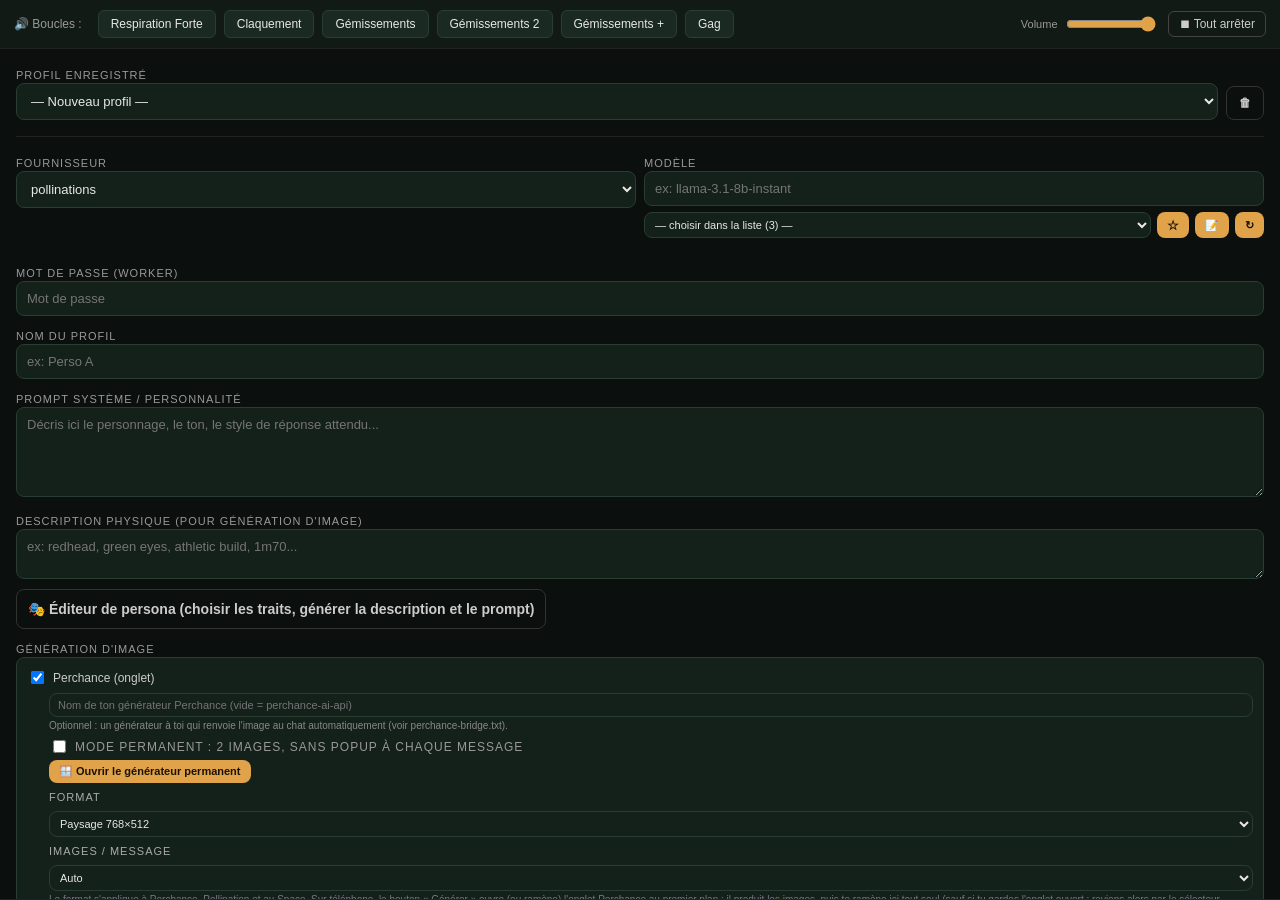
<file: test2.html>
<!DOCTYPE html>
<html lang="fr">
<head>
<meta charset="UTF-8">
<meta name="viewport" content="width=device-width, initial-scale=1.0">
<title>Chat</title>
<style>
  * { box-sizing: border-box; }
  body {
    margin: 0; font-family: -apple-system, BlinkMacSystemFont, "Segoe UI", sans-serif;
    background: #0b0f0d; color: #e8e8e4; height: 100vh; display: flex; flex-direction: column;
  }
  #setup {
    padding: 16px; display: flex; flex-direction: column; gap: 10px; border-bottom: 1px solid #222;
    overflow-y: auto;
  }
  #setup.hidden { display: none; }
  #setup label { font-size: 11px; letter-spacing: 1px; text-transform: uppercase; color: #999; }
  #setup input, #setup textarea, #setup select {
    width: 100%; background: #14201a; border: 1px solid #2a3d33; color: #e8e8e4;
    padding: 9px 10px; border-radius: 8px; font-size: 13px; font-family: inherit;
  }
  #setup textarea { min-height: 90px; resize: vertical; }
  #setup button {
    background: #e0a34a; border: none; color: #1a1208; font-weight: 700;
    padding: 11px; border-radius: 8px; font-size: 14px; cursor: pointer; margin-top: 4px;
  }
 #bgMedia {
  position: fixed;
  inset: 0;
  z-index: 0;
  overflow: hidden;
  pointer-events: none;
}
#bgMedia video,
#bgMedia img {
  width: 100%;
  height: 100%;
  object-fit: cover;
  opacity: 0.35; /* ajuste la transparence */
}
/* Le reste de l'interface au-dessus du fond */
#audioLooper, #setup, #topbar, #messages, #inputbar {
  position: relative;
  z-index: 1;
}
/* Un léger voile pour garder le texte lisible */
#messages {
  background: rgba(11, 15, 13, 0.55);
}
  #setup button.secondary {
    background: none; border: 1px solid #333; color: #ccc; font-weight: 600;
  }
  .row { display: flex; gap: 8px; }
  .row > * { flex: 1; }
  #profileBar { display: flex; gap: 8px; align-items: flex-end; }
  #profileBar select { flex: 1; }
  #profileBar button { width: auto; padding: 9px 12px; font-size: 12px; margin-top: 0; white-space: nowrap; }
  hr.sep { border: none; border-top: 1px solid #222; margin: 6px 0; width: 100%; }
  details.advanced { border: 1px solid #222; border-radius: 8px; padding: 8px 10px; }
  details.advanced summary { cursor: pointer; font-size: 11px; letter-spacing: 1px; text-transform: uppercase; color: #999; }
  details.advanced .row { margin-top: 8px; }
  .fieldlabel { font-size: 10px; color: #888; display:block; margin-bottom:3px; }
  #topbar {
    display: flex; align-items: center; justify-content: space-between; padding: 10px 14px;
    border-bottom: 1px solid #222; flex-shrink: 0; gap: 8px;
  }
  #topbar.hidden { display: none; }
  #topbar select {
    background: #14201a; border: 1px solid #2a3d33; color: #e8e8e4; border-radius: 6px;
    padding: 5px 8px; font-size: 11.5px; font-family: inherit; max-width: 140px;
  }
  #topbar div.actions { display: flex; gap: 6px; flex-shrink: 0; }
  #topbar button {
    background: none; border: 1px solid #333; color: #999; border-radius: 6px;
    padding: 5px 10px; font-size: 11px; cursor: pointer;
  }
  #messages { flex: 1; overflow-y: auto; padding: 14px; display: flex; flex-direction: column; gap: 10px; }
  #messages.hidden { display: none; }
  .msg { max-width: 82%; padding: 10px 13px; border-radius: 12px; font-size: 14.5px; line-height: 1.45; white-space: pre-wrap; }
  .msg.user { align-self: flex-end; background: #e0a34a; color: #1a1208; }
  .msg.bot { align-self: flex-start; background: #17221c; border: 1px solid #263329; }
  .msg.err { align-self: center; background: #3a1414; color: #e0a0a0; font-size: 12.5px; font-family: monospace; }
  .msg.image-loading {
    align-self: flex-start;
    background: #1a2a22;
    border: 1px dashed #3a5a4a;
    color: #a0c0b0;
    font-size: 13px;
    font-style: italic;
  }
  .msg img {
    max-width: 100%;
    border-radius: 10px;
    margin-top: 8px;
    display: block;
  }
  .msg-content { white-space: pre-wrap; }
  .msg-time {
    font-size: 10px;
    margin-top: 4px;
    opacity: 0.6;
  }
  .msg.user .msg-time { text-align: right; color: #1a1208; }
  .msg.bot .msg-time { text-align: left; color: #e8e8e4; }
  #inputbar { display: flex; gap: 8px; padding: 10px 12px calc(env(safe-area-inset-bottom,0px) + 10px); border-top: 1px solid #222; flex-shrink: 0; }
  #inputbar.hidden { display: none; }
  #inputbar textarea {
    flex: 1; resize: none; background: #14201a; border: 1px solid #2a3d33; color: #e8e8e4;
    border-radius: 10px; padding: 11px 12px; font-size: 15px; font-family: inherit; max-height: 100px;
  }
  #send { background: #e0a34a; border: none; color: #1a1208; font-weight: 700; width: 46px; border-radius: 10px; font-size: 18px; cursor: pointer; flex-shrink: 0; }
  #mic { background: #1a2a22; border: 1px solid #2a3d33; color: #e8e8e4; width: 46px; border-radius: 10px; font-size: 18px; cursor: pointer; flex-shrink: 0; }
  #mic.rec { background: #8a2a2a; border-color: #c44; animation: micPulse 1s infinite; }
  #mic:disabled { opacity: .5; }
  @keyframes micPulse { 50% { box-shadow: 0 0 0 4px rgba(204,68,68,.35); } }
  #send:disabled { background: #3a3a34; color: #777; }
  .typing { align-self: flex-start; color: #777; font-size: 13px; font-style: italic; padding: 4px 4px; }

  /* ----- Galerie + visionneuse ----- */
  #gallery, #lightbox { position: fixed; inset: 0; z-index: 9000; display: flex; flex-direction: column; background: rgba(8,10,9,.97); color: #e8e8e4; }
  #lightbox { z-index: 9100; background: rgba(0,0,0,.95); align-items: center; justify-content: center; }
  #gallery.hidden, #lightbox.hidden { display: none; }
  #gHead, #lbBar { display: flex; align-items: center; gap: 8px; padding: 10px 12px; flex-wrap: wrap; }
  #gHead { border-bottom: 1px solid #2a3d33; }
  #gHead .gt { font-weight: 700; flex: 1; min-width: 120px; }
  #gHead label { font-size: 12px; display: flex; gap: 5px; align-items: center; cursor: pointer; }
  #gHead button, #lbBar button { background: #1a2a22; border: 1px solid #2a3d33; color: #e8e8e4; border-radius: 8px; padding: 6px 10px; font-size: 13px; cursor: pointer; width: auto; }
  #gGrid { flex: 1; overflow-y: auto; padding: 10px; display: grid; grid-template-columns: repeat(auto-fill, minmax(130px, 1fr)); gap: 8px; align-content: start; }
  #gGrid img { width: 100%; aspect-ratio: 3/2; object-fit: cover; border-radius: 8px; cursor: zoom-in; background: #111; display: block; }
  #gEmpty { padding: 40px 16px; text-align: center; color: #888; font-size: 13px; }
  #lbBar { position: absolute; top: 0; left: 0; right: 0; justify-content: space-between; background: linear-gradient(#000c, transparent); z-index: 2; }
  #lbCaption { font-size: 11px; color: #bbb; flex: 1; min-width: 100px; max-height: 3.6em; overflow: hidden; }
  #lbImg { max-width: 96vw; max-height: 88vh; object-fit: contain; border-radius: 6px; }

  .cursor { display: inline-block; color: #e0a34a; animation: cursorBlink 1s steps(2, start) infinite; }
  @keyframes cursorBlink { to { visibility: hidden; } }
  .suggest-row { display: flex; flex-wrap: wrap; gap: 6px; margin: 4px 0 10px; align-self: flex-start; max-width: 90%; }
  .suggest-chip { background: #1a2a22; border: 1px solid #2a3d33; color: #e8e8e4; border-radius: 14px; padding: 6px 12px; font-size: 13px; cursor: pointer; text-align: left; font-family: inherit; }
  .suggest-chip:hover { border-color: #e0a34a; }
  #suggestBtn.off { opacity: .45; }
  #scenePanel { position: fixed; top: 54px; right: 8px; width: min(330px, 92vw); z-index: 8000; background: #101713; border: 1px solid #2a3d33; border-radius: 12px; padding: 12px; font-size: 12px; color: #ccc; box-shadow: 0 8px 30px #000a; }
  #scenePanel.hidden { display: none; }
  #scenePanel label { display: block; margin: 6px 0 2px; color: #9ab; font-size: 11px; }
  #scenePanel input[type=text] { width: 100%; font-size: 12px; padding: 5px 8px; }
  #sceneBtn.off { opacity: .45; }
  .compare-card { padding: 10px; max-width: 96%; width: 96%; }
  .compare-head { font-size: 12px; color: #cfd; margin-bottom: 8px; }
  .compare-grid { display: grid; grid-template-columns: repeat(auto-fit, minmax(150px, 1fr)); gap: 8px; }
  .cmp-tile { background: #0f1612; border: 1px solid #263329; border-radius: 10px; padding: 6px; display: flex; flex-direction: column; gap: 6px; }
  .cmp-tile.win { border-color: #e0a34a; box-shadow: 0 0 0 1px #e0a34a; }
  .cmp-tile img { width: 100%; border-radius: 8px; cursor: zoom-in; display: block; }
  .cmp-label { font-size: 11px; color: #9ab; }
  .cmp-actions { display: flex; gap: 6px; }
  .cmp-actions button { flex: 1; background: #1a2a22; border: 1px solid #2a3d33; color: #e8e8e4; border-radius: 8px; padding: 5px 6px; font-size: 12px; cursor: pointer; }
  .cmp-actions button:disabled { opacity: .45; cursor: default; }
  .cmp-foot { font-size: 11px; color: #8a9; margin-top: 8px; }
  #compareBtn.off { opacity: .45; }
  #personaEditor { position: fixed; inset: 0; z-index: 9200; background: rgba(8,10,9,.985); overflow-y: auto; padding: 14px; }
  #personaEditor.hidden { display: none; }
  .pe-wrap { max-width: 1000px; margin: 0 auto; }
  .pe-head { display: flex; align-items: center; gap: 8px; margin-bottom: 10px; position: sticky; top: 0; background: rgba(8,10,9,.97); padding: 6px 0; z-index: 2; flex-wrap: wrap; }
  .pe-head b { flex: 1; min-width: 160px; font-size: 15px; }
  .pe-head button, .pe-out button { background: #1a2a22; border: 1px solid #2a3d33; color: #e8e8e4; border-radius: 8px; padding: 7px 12px; font-size: 12px; cursor: pointer; }
  .pe-head button.pe-main, .pe-out button.pe-main { background: #e0a34a; border-color: #e0a34a; color: #1a1208; font-weight: 700; }
  .pe-sec { background: #101713; border: 1px solid #2a3d33; border-radius: 12px; padding: 12px; margin-bottom: 10px; }
  .pe-sec h4 { margin: 0 0 8px; font-size: 13px; color: #e0a34a; }
  .pe-grid { display: grid; grid-template-columns: repeat(auto-fill, minmax(210px, 1fr)); gap: 8px 10px; }
  .pe-grid label { display: block; font-size: 11px; color: #9ab; margin-bottom: 2px; }
  .pe-grid select { width: 100%; background: #14201a; border: 1px solid #2a3d33; color: #e8e8e4; border-radius: 8px; padding: 6px 8px; font-size: 12px; }
  .pe-grid select:disabled { opacity: .4; }
  .pe-acts { display: flex; flex-wrap: wrap; gap: 6px; }
  .pe-acts label { display: flex; align-items: center; gap: 5px; background: #14201a; border: 1px solid #2a3d33; border-radius: 16px; padding: 5px 10px; font-size: 12px; color: #ddd; cursor: pointer; margin: 0; }
  .pe-out textarea { width: 100%; background: #0c110e; border: 1px solid #2a3d33; color: #e8e8e4; border-radius: 8px; padding: 8px; font-size: 12px; font-family: monospace; min-height: 90px; }
  .pe-out .pe-row { display: flex; gap: 6px; flex-wrap: wrap; margin: 6px 0 12px; align-items: center; }
  .pe-note { font-size: 10px; color: #778; }
  .g-cell { position: relative; cursor: zoom-in; }
  .g-cell .g-check { position: absolute; top: 6px; left: 6px; width: 24px; height: 24px; border-radius: 50%; border: 2px solid #fff; background: rgba(0,0,0,.45); display: none; align-items: center; justify-content: center; color: #fff; font-size: 15px; font-weight: 700; }
  #gallery.selecting .g-cell { cursor: pointer; }
  #gallery.selecting .g-cell .g-check { display: flex; }
  .g-cell.selected .g-check { background: #e0a34a; border-color: #e0a34a; color: #1a1208; }
  .g-cell.selected img { outline: 3px solid #e0a34a; outline-offset: -3px; opacity: .78; }
  #gSelBar { display: none; gap: 8px; align-items: center; flex-wrap: wrap; }
  #gallery.selecting #gSelBar { display: flex; }
  #gHead button.danger { background: #6a2020; border-color: #a33; }
</style>
</head>
<body>
<div id="bgMedia"></div>
<!-- Lecteur multi-boucles -->
<div id="audioLooper" style="
  background:#121a16; border-bottom:1px solid #222; padding:10px 14px;
  display:flex; flex-wrap:wrap; gap:10px; align-items:center;
">
  <span style="font-size:12px; color:#999; margin-right:6px;">🔊 Boucles :</span>
  <div id="loopButtons" style="display:flex; flex-wrap:wrap; gap:8px;"></div>
  <div style="display:flex; align-items:center; gap:6px; margin-left:auto;">
    <span style="font-size:11px; color:#999;">Volume</span>
    <input type="range" id="masterVolume" min="0" max="100" value="100" style="width:90px; accent-color:#e0a34a;">
  </div>
  <button id="stopAllLoops" style="
    background:none; border:1px solid #444; color:#ccc;
    border-radius:6px; padding:5px 10px; font-size:12px; cursor:pointer;
  ">⏹ Tout arrêter</button>
</div>

<div id="setup">
  <div id="profileBar">
    <div style="flex:2">
      <label>Profil enregistré</label>
      <select id="profileSelect"><option value="">— Nouveau profil —</option></select>
    </div>
    <button id="deleteProfileBtn" class="secondary" title="Supprimer ce profil">🗑</button>
  </div>
  <hr class="sep">
  <div class="row">
    <div>
      <label>Fournisseur</label>
      <select id="provider">
        <option value="pollinations">pollinations</option>
        <option value="google">google (AI Studio · Gemma 4)</option>
        <option value="groq">groq</option>
        <option value="openrouter">openrouter</option>
        <option value="cerebras">cerebras</option>
        <option value="mistral">mistral</option>
        <option value="nvidia">nvidia</option>
        <option value="hf">hf</option>
        <option value="zai">zai</option>
      </select>
    </div>
    <div>
      <label>Modèle</label>
      <input type="text" id="model" placeholder="ex: llama-3.1-8b-instant">
      <div style="display:flex; gap:6px; margin-top:6px;">
        <select id="modelPick" style="flex:1; font-size:11px; padding:5px 6px;"><option value="">— choisir dans la liste —</option></select>
        <button type="button" id="modelStar" title="Mettre ce modèle en favori (★) ou l'enlever" style="width:auto; margin-top:0; padding:5px 10px; font-size:13px;">☆</button>
        <button type="button" id="modelNoteBtn" title="Ajouter une note à ce modèle" style="width:auto; margin-top:0; padding:5px 10px; font-size:11px;">📝</button>
        <button type="button" id="modelRefresh" title="Recharger la liste des modèles depuis le Worker" style="width:auto; margin-top:0; padding:5px 10px; font-size:11px;">↻</button>
      </div>
      <div id="modelNote" style="font-size:10px; color:#9ab; margin-top:3px; min-height:12px;"></div>
    </div>
  </div>
  <div>
    <label>Mot de passe (worker)</label>
    <input type="password" id="password" placeholder="Mot de passe">
  </div>
  <div>
    <label>Nom du profil</label>
    <input type="text" id="profileName" placeholder="ex: Perso A">
  </div>
  <div>
    <label>Prompt système / personnalité</label>
    <textarea id="systemPrompt" placeholder="Décris ici le personnage, le ton, le style de réponse attendu..."></textarea>
  </div>
  <div>
    <label>Description physique (pour génération d'image)</label>
    <textarea id="physicalDescription" placeholder="ex: redhead, green eyes, athletic build, 1m70..." style="min-height:50px;"></textarea>
    <button type="button" id="personaOpen" class="secondary" style="margin-top:6px;">🎭 Éditeur de persona (choisir les traits, générer la description et le prompt)</button>
  </div>
  <div>
    <label>Génération d'image</label>
    <div style="display:flex; flex-direction:column; gap:6px; background:#14201a; border:1px solid #2a3d33; border-radius:8px; padding:10px;">
      <label style="display:flex; align-items:center; gap:6px; font-size:12px; color:#ccc; text-transform:none; letter-spacing:normal; cursor:pointer;">
        <input type="checkbox" id="genPerchance" checked style="width:auto;"> Perchance (onglet)
      </label>
      <div style="margin-left:22px; margin-bottom:6px;">
        <input type="text" id="perchanceGen" placeholder="Nom de ton générateur Perchance (vide = perchance-ai-api)" style="font-size:11px; padding:5px 8px; width:100%;">
        <div style="font-size:10px; color:#888; margin-top:3px;">Optionnel : un générateur à toi qui renvoie l'image au chat automatiquement (voir perchance-bridge.txt).</div>
        <label style="display:flex; align-items:center; gap:6px; font-size:12px; margin-top:6px; cursor:pointer;">
          <input type="checkbox" id="perchancePersistent" style="width:auto;"> Mode permanent : 2 images, sans popup à chaque message
        </label>
        <button type="button" id="perchanceOpenDaemon" style="font-size:11px; padding:5px 10px; width:auto; margin-top:4px;">🪟 Ouvrir le générateur permanent</button>
        <div style="display:flex; gap:8px; align-items:center; flex-wrap:wrap; margin-top:8px;">
          <label style="font-size:11px; color:#aaa;">Format</label>
          <select id="imgFormat" style="font-size:11px; padding:5px 6px;">
            <option value="landscape">Paysage 768×512</option>
            <option value="portrait">Portrait 512×768</option>
            <option value="square">Carré 512×512</option>
            <option value="auto">Auto (portrait selon le cadrage)</option>
          </select>
          <label style="font-size:11px; color:#aaa;">Images / message</label>
          <select id="perchanceN" style="font-size:11px; padding:5px 6px;"><option value="">Auto</option><option value="1">1</option><option value="2">2</option></select>
        </div>
        <div style="font-size:10px; color:#778; margin-top:3px;">Le format s'applique à Perchance, Pollination et au Space. Sur téléphone, le bouton « Générer » ouvre (ou ramène) l'onglet Perchance au premier plan : il produit les images, puis te ramène ici tout seul (sauf si tu gardes l'onglet ouvert : reviens alors par le sélecteur d'onglets).</div>
        <label style="display:flex; align-items:center; gap:6px; font-size:12px; margin-top:6px; cursor:pointer;">
          <input type="checkbox" id="perchanceKeepTab" style="width:auto;"> Téléphone : garder l'onglet Perchance ouvert après la génération (réutilisé au message suivant)
        </label>
      </div>
      <label style="display:flex; align-items:center; gap:6px; font-size:12px; color:#ccc; text-transform:none; letter-spacing:normal; cursor:pointer;">
        <input type="checkbox" id="genHFSpace" style="width:auto;"> Space Hugging Face
      </label>
      <input type="text" id="hfSpaceId" placeholder="ex: properfool/nsfwadult" value="properfool/nsfwadult" style="margin-left:22px; font-size:11px; padding:5px 8px;">
      <label style="display:flex; align-items:center; gap:6px; font-size:12px; color:#ccc; text-transform:none; letter-spacing:normal; cursor:pointer;">
        <input type="checkbox" id="genPollination" style="width:auto;"> Pollination (gratuit, sans compte)
      </label>
      <div style="margin-left:22px; display:flex; gap:6px; align-items:center;">
        <select id="pollModel" style="font-size:11px; padding:5px 8px; flex:1;">
          <option value="flux">flux (Flux Schnell)</option>
          <option value="zimage">zimage (Z-Image Turbo)</option>
          <option value="turbo">turbo</option>
          <option value="kontext">kontext</option>
          <option value="gptimage">gptimage</option>
          <option value="seedream">seedream</option>
          <option value="nanobanana">nanobanana</option>
        </select>
        <button type="button" id="pollRefresh" style="font-size:11px; padding:5px 10px; width:auto;" title="Charger la liste réelle des modèles Pollinations">↻</button>
      </div>
      <label style="display:flex; align-items:center; gap:6px; font-size:12px; color:#ccc; text-transform:none; letter-spacing:normal; cursor:pointer;">
        <input type="checkbox" id="genAIHorde" style="width:auto;"> AI Horde (gratuit, communautaire, NSFW natif)
      </label>
      <div style="margin-left:22px;">
        <div style="display:flex; gap:6px; margin-bottom:6px;">
          <input type="text" id="hordeFilter" placeholder="Filtrer les modèles…" style="font-size:11px; padding:5px 8px; flex:1;">
          <button type="button" id="hordeRefresh" style="font-size:11px; padding:5px 10px; width:auto;">↻ En ligne</button>
        </div>
        <div id="hordeChips" style="display:flex; flex-wrap:wrap; gap:6px; max-height:140px; overflow-y:auto;"></div>
        <div id="hordeHint" style="font-size:10px; color:#888; margin-top:4px;"></div>
        <details style="margin-top:8px;">
          <summary style="font-size:11px; color:#aaa; cursor:pointer;">⚙️ Réglages avancés AI Horde</summary>
          <div style="display:grid; grid-template-columns:1fr 1fr; gap:6px 10px; margin-top:8px; font-size:11px; color:#aaa;">
            <label style="grid-column:1/3;">Préréglage (remplit les champs ci-dessous)
              <select id="hAdvPreset" style="width:100%; font-size:11px;">
                <option value="">— choisir —</option>
                <option value="photoSD15">📷 Photoréaliste SD 1.5 (Realistic Vision, ICBINP…)</option>
                <option value="photoSDXL">📷 Photoréaliste SDXL (Juggernaut XL, AlbedoBase XL…)</option>
                <option value="animeSDXL">🎨 Anime SDXL (WAI / Illustrious, Pony…)</option>
              </select>
            </label>
            <label>Taille
              <select id="hAdvSize" style="width:100%; font-size:11px;">
                <option value="512x512">512 × 512 (SD 1.5)</option>
                <option value="768x512">768 × 512 paysage</option>
                <option value="512x768">512 × 768 portrait</option>
                <option value="1024x1024">1024 × 1024 (SDXL)</option>
                <option value="832x1216">832 × 1216 portrait (SDXL)</option>
                <option value="1216x832">1216 × 832 paysage (SDXL)</option>
              </select>
            </label>
            <label>Sampler
              <select id="hAdvSampler" style="width:100%; font-size:11px;">
                <option value="k_euler_a">k_euler_a</option>
                <option value="k_euler">k_euler</option>
                <option value="k_dpmpp_2m">k_dpmpp_2m</option>
                <option value="k_dpmpp_sde">k_dpmpp_sde</option>
                <option value="k_dpmpp_2s_a">k_dpmpp_2s_a</option>
                <option value="k_heun">k_heun</option>
                <option value="DDIM">DDIM</option>
              </select>
            </label>
            <label>Étapes (steps)
              <input type="number" id="hAdvSteps" min="1" max="100" step="1" style="width:100%; font-size:11px;">
            </label>
            <label>CFG (fidélité au prompt)
              <input type="number" id="hAdvCfg" min="1" max="30" step="0.5" style="width:100%; font-size:11px;">
            </label>
            <label>Clip skip
              <input type="number" id="hAdvClip" min="1" max="12" step="1" style="width:100%; font-size:11px;">
            </label>
            <label>Seed (vide = aléatoire)
              <input type="number" id="hAdvSeed" step="1" style="width:100%; font-size:11px;">
            </label>
            <label style="grid-column:1/3;">Prompt négatif
              <textarea id="hAdvNeg" rows="2" style="width:100%; font-size:11px;" placeholder="lowres, bad anatomy, extra fingers, watermark, text…"></textarea>
            </label>
            <label><input type="checkbox" id="hAdvKarras"> Karras</label>
            <label><input type="checkbox" id="hAdvSlow"> Workers lents autorisés</label>
            <label><input type="checkbox" id="hAdvTrusted"> Workers de confiance seulement</label>
            <button type="button" id="hAdvReset" style="font-size:11px; padding:5px 10px; width:auto;">Réinitialiser</button>
          </div>
          <div style="margin-top:8px;">
            <label style="font-size:11px; color:#aaa;">Clé Horde pour l'accès direct (reste dans ce navigateur, facultatif — sinon anonyme)</label>
            <input type="password" id="hordeKeyLocal" placeholder="clé gratuite sur aihorde.net/register" style="width:100%; font-size:11px; padding:5px 8px;">
          </div>
          <div style="display:flex; gap:6px; align-items:center; margin-top:8px;">
            <button type="button" id="hordeCheckKey" style="font-size:11px; padding:5px 10px; width:auto;">🔑 Vérifier la clé Horde du Worker</button>
            <span id="hordeKeyInfo" style="font-size:10px; color:#888;"></span>
          </div>
        </details>
      </div>
      <div style="margin-top:12px; padding:10px; border:1px solid #2a3d33; border-radius:8px;">
        <div style="font-size:12px; color:#ccc; margin-bottom:6px;">🧬 Cohérence du personnage (même visage d'une image à l'autre)</div>
        <label style="font-size:11px; color:#aaa;">Ancre visuelle (en anglais) — placée en tête de chaque prompt et jamais raccourcie</label>
        <textarea id="charAnchor" rows="3" placeholder="ex: 28 year old woman, long copper-red hair with bangs, green eyes, freckles, pale skin, athletic build" style="width:100%; font-size:12px;"></textarea>
        <div style="display:flex; gap:8px; align-items:center; margin:4px 0 8px;">
          <button type="button" id="charAnchorGen" style="font-size:11px; padding:5px 10px; width:auto;">✨ Générer depuis la description physique</button>
          <span id="charAnchorInfo" style="font-size:10px; color:#888;"></span>
        </div>
        <div style="display:flex; gap:8px; align-items:center; flex-wrap:wrap; margin-bottom:8px;">
          <label style="display:flex; gap:6px; align-items:center; font-size:12px; cursor:pointer;"><input type="checkbox" id="charSeedLock" style="width:auto;"> 🔒 Verrouiller le seed</label>
          <input type="number" id="charSeed" step="1" placeholder="seed" style="width:130px; font-size:12px;">
          <button type="button" id="charSeedRoll" style="font-size:11px; padding:5px 10px; width:auto;" title="Tirer un nouveau seed">🎲</button>
        </div>
        <label style="font-size:11px; color:#aaa;">Image de référence — uniquement une image générée par l'app (⭐ dans la visionneuse). Utilisée par Pollination avec kontext, gptimage, nanobanana, seedream</label>
        <div style="display:flex; gap:6px;">
          <input type="text" id="charRef" readonly placeholder="aucune — choisis-en une avec ⭐ dans la galerie" style="flex:1; font-size:12px;">
          <button type="button" id="charRefClear" style="font-size:11px; padding:5px 10px; width:auto;" title="Retirer la référence">✕</button>
        </div>
        <div style="display:flex; gap:8px; align-items:center; margin-top:6px; flex-wrap:wrap;">
          <button type="button" id="charRefImport" style="font-size:11px; padding:5px 10px; width:auto;">📥 Importer une image de mon personnage (IA)</button>
          <input type="file" id="charRefFile" accept="image/*" style="display:none;">
          <span id="charRefInfo" style="font-size:10px; color:#888;">Nécessite le mode permanent Perchance (hébergement de l'image).</span>
        </div>
      </div>
      <div style="margin-top:10px; padding:10px; border:1px solid #2a3d33; border-radius:8px;">
        <div style="font-size:12px; color:#ccc; margin-bottom:6px;">🧠 Modèle pour résumer la scène (prompts d'image)</div>
        <div style="display:flex; gap:6px;">
          <select id="helperProvider" style="flex:1; font-size:11px; padding:5px 6px;"></select>
          <input type="text" id="helperModel" placeholder="ex : gemini-flash-lite-latest" style="flex:2; font-size:11px; padding:5px 8px;">
        </div>
        <div style="font-size:10px; color:#778; margin-top:4px;">Vide = même modèle que le chat. Un modèle rapide mais approximatif résume mal l'action : choisis ici un modèle plus soigneux, uniquement pour ce résumé (les suggestions restent générées par le modèle du chat).</div>
      </div>
      <label style="display:flex; gap:8px; align-items:center; font-size:12px; margin-top:10px;">
        <input type="checkbox" id="genTranslate" style="width:auto;"> 🌐 Traduire en anglais la description physique et la scène (si elles sont en français)
      </label>
    </div>
  </div>
  <div>
    <label>Synthèse vocale (TTS)</label>
    <div style="display:flex; flex-direction:column; gap:6px; background:#14201a; border:1px solid #2a3d33; border-radius:8px; padding:10px;">
      <label style="display:flex; align-items:center; gap:6px; font-size:12px; color:#ccc; text-transform:none; letter-spacing:normal; cursor:pointer;">
        <input type="checkbox" id="ttsEleven" checked style="width:auto;"> ElevenLabs (via Worker)
      </label>
      <label style="display:flex; align-items:center; gap:6px; font-size:12px; color:#ccc; text-transform:none; letter-spacing:normal; cursor:pointer;">
        <input type="checkbox" id="ttsBrowser" style="width:auto;"> Voix du navigateur (gratuit, local)
      </label>
      <select id="ttsVoiceSelect" style="margin-left:22px; font-size:11px; padding:5px 8px;">
        <option value="">Automatique (meilleure voix dispo)</option>
      </select>
    </div>
  </div>

  <details class="advanced">
    <summary>Paramètres de génération (avancé)</summary>
    <div class="row">
      <div>
        <span class="fieldlabel">Temperature</span>
        <input type="number" id="p_temperature" step="0.05" min="0" max="2" value="1.0">
      </div>
      <div>
        <span class="fieldlabel">Top P</span>
        <input type="number" id="p_top_p" step="0.05" min="0" max="1" value="1.0">
      </div>
    </div>
    <div class="row">
      <div>
        <span class="fieldlabel">Frequency penalty</span>
        <input type="number" id="p_frequency_penalty" step="0.05" min="-2" max="2" value="0">
      </div>
      <div>
        <span class="fieldlabel">Presence penalty</span>
        <input type="number" id="p_presence_penalty" step="0.05" min="-2" max="2" value="0">
      </div>
    </div>
    <div class="row">
      <div>
        <span class="fieldlabel">Max tokens</span>
        <input type="number" id="p_max_tokens" step="50" min="50" max="8000" value="800">
      </div>
    </div>
  </details>

  <button id="saveProfileBtn" class="secondary">💾 Enregistrer ce profil</button>
  <button id="startBtn">Démarrer la conversation</button>
</div>

<div id="personaEditor" class="hidden">
  <div class="pe-wrap">
    <div class="pe-head">
      <b>🎭 Éditeur de persona — personnages adultes uniquement</b>
      <button type="button" id="peRandom">🎲 Aléatoire</button>
      <button type="button" id="peReset">↺ Tout effacer</button>
      <button type="button" id="peClose">✕ Fermer</button>
    </div>
    <div id="peForm"></div>
    <div class="pe-sec">
      <h4>Terminaison du prompt complet</h4>
      <label style="display:inline-flex; align-items:center; gap:6px; font-size:12px; cursor:pointer;"><input type="checkbox" id="peSuffix" checked style="width:auto;"> Ajouter le suffixe photo réaliste</label>
      <div class="pe-note" style="margin-top:6px;">Ce suffixe ne concerne que le « prompt complet ». La description du personnage, elle, n'en contient pas : l'application ajoute son propre style.</div>
    </div>
    <div class="pe-out pe-sec">
      <h4>Résultat</h4>
      <div style="display:flex; gap:8px; margin-bottom:10px;"><button type="button" id="peGen" class="pe-main">GÉNÉRER</button></div>
      <label class="pe-note">Description du personnage (traits fixes : identité, corps, visage, cheveux, peau) — en anglais</label>
      <textarea id="peDesc" readonly placeholder="Clique sur GÉNÉRER…"></textarea>
      <div class="pe-row">
        <button type="button" id="peToDesc" class="pe-main">→ Description physique du profil</button>
        <button type="button" id="peToAnchor">→ Ancre visuelle</button>
        <button type="button" id="peCopyDesc">Copier</button>
        <span class="pe-note" id="peInfo"></span>
      </div>
      <label class="pe-note">Prompt complet (identité + corps + scène : tenue, expression, position, actions, lieu)</label>
      <textarea id="peFull" readonly placeholder="Clique sur GÉNÉRER…"></textarea>
      <div class="pe-row">
        <button type="button" id="peCopyFull">Copier</button>
        <button type="button" id="peImages" class="pe-main">🎨 Générer des images avec ce prompt</button>
        <span class="pe-note">Utilise les moteurs cochés du profil (et le comparateur s'il est actif).</span>
      </div>
    </div>
  </div>
</div>
<div id="scenePanel" class="hidden">
  <div style="display:flex; justify-content:space-between; align-items:center; margin-bottom:4px;">
    <b style="color:#e8e8e4;">🎬 Fiche de scène</b>
    <label style="display:flex; gap:6px; align-items:center; margin:0; cursor:pointer;"><input type="checkbox" id="sceneAuto" style="width:auto;"> suivi auto</label>
  </div>
  <div style="color:#778; font-size:10px; margin-bottom:4px;">Mise à jour après chaque réponse, réinjectée dans le contexte du chat et dans les prompts d'image. Modifiable à la main (en anglais).</div>
  <label for="sceneLocation">Lieu</label><input type="text" id="sceneLocation">
  <label for="sceneTime">Moment / lumière</label><input type="text" id="sceneTime">
  <label for="sceneOutfit">Tenue</label><input type="text" id="sceneOutfit">
  <label for="sceneMood">Ambiance</label><input type="text" id="sceneMood">
  <div style="display:flex; gap:8px; margin-top:10px;">
    <button type="button" id="sceneReset" style="font-size:11px; padding:5px 10px; width:auto;">↺ Réinitialiser</button>
    <button type="button" id="sceneClose" style="font-size:11px; padding:5px 10px; width:auto;">Fermer</button>
  </div>
</div>
<div id="gallery" class="hidden">
  <div id="gHead">
    <span class="gt">🖼️ Galerie <span id="gCount" style="font-weight:400; color:#888;"></span></span>
    <label><input type="checkbox" id="gAll"> Tous les profils</label>
    <button id="gSelect" type="button">☑ Sélectionner</button>
    <span id="gSelBar">
      <button id="gSelAll" type="button">Tout</button>
      <button id="gSelNone" type="button">Aucun</button>
      <button id="gDelSel" type="button" class="danger">🗑 Supprimer (0)</button>
    </span>
    <button id="gClear" type="button">🗑 Tout supprimer</button>
    <button id="gClose" type="button">✕ Fermer</button>
  </div>
  <div id="gGrid"></div>
</div>
<div id="lightbox" class="hidden">
  <div id="lbBar">
    <span id="lbCaption"></span>
    <div style="display:flex; gap:6px; flex-wrap:wrap;">
      <button id="lbPrev" type="button">‹</button>
      <button id="lbNext" type="button">›</button>
      <button id="lbDownload" type="button" title="Télécharger">⬇</button>
      <button id="lbRef" type="button" title="Définir comme image de référence du personnage">⭐</button>
      <button id="lbCopy" type="button" title="Copier le prompt">📋</button>
      <button id="lbDelete" type="button" title="Supprimer de la galerie">🗑</button>
      <button id="lbClose" type="button">✕</button>
    </div>
  </div>
  <img id="lbImg" alt="">
</div>

<div id="topbar" class="hidden">
  <select id="quickSwitch"></select>
  <div class="actions">
    <button id="compareBtn" title="Comparateur : tous les moteurs côte à côte, 👍 sur la meilleure">⚖️</button>
    <button id="sceneBtn" title="Fiche de scène : lieu, moment, tenue, ambiance (suivie automatiquement)">🎬</button>
    <button id="suggestBtn" title="Suggestions de réponse (générées par le modèle du chat)">💡</button>
    <button id="galleryBtn" title="Galerie des images générées">🖼️</button>
    <button id="resetBtn">↺ Vider</button>
    <button id="backBtn">⚙ Config</button>
  </div>
</div>

<div id="messages" class="hidden"></div>

<div id="inputbar" class="hidden">
  <textarea id="input" rows="1" placeholder="Écris ton message..."></textarea>
  <select id="shotSel" title="Cadrage des images (appliqué à tous les moteurs)" style="background:#1a2a22; border:1px solid #2a3d33; color:#e8e8e4; border-radius:10px; width:58px; font-size:16px; flex-shrink:0; padding:0 2px;">
    <option value="">📷 Auto</option>
    <option value="closeup">🔍 Gros plan</option>
    <option value="portrait">🙂 Portrait</option>
    <option value="medium">👤 Plan taille</option>
    <option value="cowboy">🤠 Mi-cuisse</option>
    <option value="full">🧍 En pied</option>
    <option value="pov">👁 Vue subjective</option>
    <option value="low">⬆️ Contre-plongée</option>
    <option value="high">⬇️ Plongée</option>
    <option value="side">↔️ De profil</option>
    <option value="behind">↩️ Par derrière</option>
  </select>
  <button id="mic" type="button" title="Dictée vocale (clique pour démarrer / arrêter)">🎤</button>
  <button id="send">➤</button>
</div>

<script>
// Instance « retour » : si ce chat vient d'être rouvert par le générateur Perchance (#perchance=…),
// on transmet l'URL à l'onglet d'origine puis on s'efface, sans démarrer l'application.
(function () {
  const m = location.hash.match(/^#perchance=(.+)$/);
  if (!m) return;
  try {
    const d = JSON.parse(decodeURIComponent(m[1]));
    const bc = new BroadcastChannel('perchance-result');
    bc.postMessage(d);
    setTimeout(() => bc.close(), 500);
  } catch (e) {}
  history.replaceState(null, '', location.pathname);
  document.body.innerHTML = '<p style="font-family:sans-serif;color:#ddd;padding:24px">✅ Image envoyée au chat — tu peux fermer cet onglet.</p>';
  setTimeout(() => { try { window.close(); } catch (e) {} }, 800);
  throw new Error('perchance-return');
})();
const WORKER_BASE = 'https://routeur-ia-proxy.zacharybov.workers.dev/proxy/';
const HISTORY_WINDOW = 8;
const STORAGE_KEY = 'chat_profiles_v2';
const LAST_PROFILE_KEY = 'chat_last_profile_v2';
const ELEVEN_VOICE_ID = "EXAVITQu4vr4xnSDxMaL";

let provider = 'groq';
let model = '';
let password = '';
let mediaUnlocked = false;   // vidéos et sons : débloqués seulement si le mot de passe du Worker est accepté
let verifySeq = 0;

function showMediaToast(msg) {
  let t = document.getElementById('mediaToast');
  if (!t) {
    t = document.createElement('div');
    t.id = 'mediaToast';
    t.style.cssText = 'position:fixed; bottom:80px; left:50%; transform:translateX(-50%); background:#2a1414; color:#f0b4b4; border:1px solid #5a2a2a; padding:8px 14px; border-radius:8px; font-size:12px; z-index:9999; transition:opacity .3s;';
    document.body.appendChild(t);
  }
  t.textContent = msg;
  t.style.opacity = '1';
  clearTimeout(t._h);
  t._h = setTimeout(() => { t.style.opacity = '0'; }, 3500);
}

function requireMedia() {
  if (mediaUnlocked) return true;
  showMediaToast('🔒 Médias bloqués : mot de passe du Worker non validé');
  return false;
}

// Coupe tout ce qui joue et vide le fond vidéo
function lockMedia() {
  mediaUnlocked = false;
  try {
    Object.keys(activeLoops).forEach(id => {
      const l = activeLoops[id];
      if (l.timer) clearInterval(l.timer);
      if (l.audio) { l.audio.pause(); l.audio.currentTime = 0; }
      delete activeLoops[id];
    });
    Object.keys(activeMoans).forEach(id => stopMoanStyle(id));
    document.querySelectorAll('#loopButtons button').forEach(b => {
      b.style.background = '#1a2a22'; b.style.color = '#e8e8e4'; b.style.borderColor = '#2a3d33';
    });
    document.querySelectorAll('#messages audio, .msg audio').forEach(a => a.pause());
    if ('speechSynthesis' in window) window.speechSynthesis.cancel();
  } catch (e) { console.warn('lockMedia :', e); }
  const bg = document.getElementById('bgMedia');
  if (bg) bg.innerHTML = '';
}

// Le Worker répond 401 si le secret est faux, 404 (route inconnue) s'il est bon
async function verifyWorkerPassword() {
  const seq = ++verifySeq;
  const pw = password;
  if (!pw) { lockMedia(); return false; }
  let ok = false;
  try {
    const res = await fetch(WORKER_BASE + 'ping', { headers: { 'X-App-Secret': pw } });
    ok = res.status !== 401 && res.status !== 403 && res.status < 500;
  } catch (e) { ok = false; }
  if (seq !== verifySeq) return ok;          // un contrôle plus récent a pris le relais
  if (ok) { mediaUnlocked = true; playRandomBackground(); }
  else lockMedia();
  return ok;
}
let systemPrompt = '';
let physicalDescription = '';
let genPerchance = true;
let genHFSpace = false;
let hfSpaceId = 'properfool/nsfwadult';
let genPollination = false;
let pollModel = 'flux';
let genAIHorde = false;
let charAnchor = '', charSeedLock = false, charSeed = null, charRef = '';
let translatePrompts = true;   // traduction FR → EN des éléments du prompt d'image
const HORDE_DEFAULT_MODELS = [
  // Photoréalistes d'abord (↻ En ligne montre ceux qui ont des workers)
  'Realistic Vision', "ICBINP - I Can't Believe It's Not Photography", 'Juggernaut XL', 'AlbedoBase XL (SDXL)',
  'Deliberate', 'Dreamshaper', 'Reliberate',
  // Plutôt illustrés / anime
  'WAI-NSFW-illustrious-SDXL', 'Hassaku XL (Illustrious)', 'NoobAI XL', 'Pony Diffusion XL', 'Anything Diffusion'
];
const HORDE_REAL_NEG = 'anime, cartoon, illustration, drawing, painting, 3d render, cgi, digital art, lowres, blurry, bad anatomy, deformed, extra fingers, text, watermark';
const HORDE_PRESETS = {
  photoSD15: { size: '512x768',  steps: 30, cfg: 6, sampler: 'k_dpmpp_2m', clipSkip: 1, karras: true,  negative: HORDE_REAL_NEG },
  photoSDXL: { size: '832x1216', steps: 30, cfg: 5, sampler: 'k_dpmpp_2m', clipSkip: 1, karras: true,  negative: HORDE_REAL_NEG },
  animeSDXL: { size: '832x1216', steps: 28, cfg: 6, sampler: 'k_euler_a',  clipSkip: 2, karras: false, negative: 'lowres, bad anatomy, bad hands, text, watermark, worst quality, jpeg artifacts' }
};
let hordeModels = ['WAI-NSFW-illustrious-SDXL'];   // modèles utilisés pour la génération
let hordeFormSel = ['WAI-NSFW-illustrious-SDXL'];  // sélection en cours dans le formulaire
const HORDE_ADV_DEFAULT = {
  size: '768x512', steps: 25, cfg: 7, sampler: 'k_euler_a', clipSkip: 1, seed: '',
  negative: HORDE_REAL_NEG, karras: true, slow: true, trusted: false
};
let hordeAdv = { ...HORDE_ADV_DEFAULT };
let hordeCatalog = HORDE_DEFAULT_MODELS.map(name => ({ name, count: null }));
let ttsEleven = true;   // comportement historique : ElevenLabs actif par défaut
let ttsBrowser = false;
let ttsVoiceName = '';
let profileName = '';
let sampling = {};
let history = [];
let rawPromptOverride = '';   // prompt complet imposé (éditeur de persona) : les constructeurs le renvoient tel quel
let convEpoch = 0;   // change à chaque changement de profil ou « Vider » : le travail en cours est alors abandonné

const setup = document.getElementById('setup');
const topbar = document.getElementById('topbar');
const messagesEl = document.getElementById('messages');
const inputbar = document.getElementById('inputbar');
const input = document.getElementById('input');
const sendBtn = document.getElementById('send');
const profileSelect = document.getElementById('profileSelect');
const quickSwitch = document.getElementById('quickSwitch');

function loadProfiles() {
  try { return JSON.parse(localStorage.getItem(STORAGE_KEY)) || {}; } catch (e) { return {}; }
}
function saveProfiles(profiles) {
  localStorage.setItem(STORAGE_KEY, JSON.stringify(profiles));
}

function readSamplingFromForm() {
  return {
    temperature: parseFloat(document.getElementById('p_temperature').value) || 1.0,
    top_p: parseFloat(document.getElementById('p_top_p').value) || 1.0,
    frequency_penalty: parseFloat(document.getElementById('p_frequency_penalty').value) || 0,
    presence_penalty: parseFloat(document.getElementById('p_presence_penalty').value) || 0,
    max_tokens: parseInt(document.getElementById('p_max_tokens').value) || 800
  };
}
function writeSamplingToForm(s) {
  s = s || {};
  document.getElementById('p_temperature').value = s.temperature ?? 1.0;
  document.getElementById('p_top_p').value = s.top_p ?? 1.0;
  document.getElementById('p_frequency_penalty').value = s.frequency_penalty ?? 0;
  document.getElementById('p_presence_penalty').value = s.presence_penalty ?? 0;
  document.getElementById('p_max_tokens').value = s.max_tokens ?? 800;
}

function readHordeAdvFromForm() {
  const D = HORDE_ADV_DEFAULT;
  const num = (id, def, min, max) => {
    const v = parseFloat(document.getElementById(id).value);
    return Number.isFinite(v) ? Math.min(max, Math.max(min, v)) : def;
  };
  return {
    size: document.getElementById('hAdvSize').value || D.size,
    steps: Math.round(num('hAdvSteps', D.steps, 1, 100)),
    cfg: num('hAdvCfg', D.cfg, 1, 30),
    sampler: document.getElementById('hAdvSampler').value || D.sampler,
    clipSkip: Math.round(num('hAdvClip', D.clipSkip, 1, 12)),
    seed: document.getElementById('hAdvSeed').value.trim(),
    negative: document.getElementById('hAdvNeg').value.trim(),
    karras: document.getElementById('hAdvKarras').checked,
    slow: document.getElementById('hAdvSlow').checked,
    trusted: document.getElementById('hAdvTrusted').checked
  };
}
function fillHordeAdvForm(a) {
  const v = { ...HORDE_ADV_DEFAULT, ...(a || {}) };
  document.getElementById('hAdvSize').value = v.size;
  document.getElementById('hAdvSteps').value = v.steps;
  document.getElementById('hAdvCfg').value = v.cfg;
  document.getElementById('hAdvSampler').value = v.sampler;
  document.getElementById('hAdvClip').value = v.clipSkip;
  document.getElementById('hAdvSeed').value = v.seed;
  document.getElementById('hAdvNeg').value = v.negative;
  document.getElementById('hAdvKarras').checked = !!v.karras;
  document.getElementById('hAdvSlow').checked = !!v.slow;
  document.getElementById('hAdvTrusted').checked = !!v.trusted;
}

function readImageGeneratorsFromForm() {
  return {
    perchance: document.getElementById('genPerchance').checked,
    hfSpace: document.getElementById('genHFSpace').checked,
    hfSpaceId: document.getElementById('hfSpaceId').value.trim() || 'properfool/nsfwadult',
    pollination: document.getElementById('genPollination').checked,
    pollModel: document.getElementById('pollModel').value,
    aiHorde: document.getElementById('genAIHorde').checked,
    translate: document.getElementById('genTranslate').checked,
    charAnchor: document.getElementById('charAnchor').value.trim(),
    charSeedLock: document.getElementById('charSeedLock').checked,
    charSeed: document.getElementById('charSeed').value.trim(),
    charRef: document.getElementById('charRef').value.trim(),
    hordeModels: hordeFormSel.slice(),
    hordeAdv: readHordeAdvFromForm()
  };
}

function readTtsFromForm() {
  return {
    eleven: document.getElementById('ttsEleven').checked,
    browser: document.getElementById('ttsBrowser').checked,
    voiceName: document.getElementById('ttsVoiceSelect').value
  };
}

function refreshProfileSelects(selectName) {
  const profiles = loadProfiles();
  const names = Object.keys(profiles).sort();
  profileSelect.innerHTML = '<option value="">— Nouveau profil —</option>';
  names.forEach(name => {
    const opt = document.createElement('option');
    opt.value = name; opt.textContent = name;
    profileSelect.appendChild(opt);
  });
  if (selectName && profiles[selectName]) profileSelect.value = selectName;

  quickSwitch.innerHTML = '';
  names.forEach(name => {
    const opt = document.createElement('option');
    opt.value = name; opt.textContent = name;
    quickSwitch.appendChild(opt);
  });
  if (selectName) quickSwitch.value = selectName;
}

function fillFormFromProfile(name) {
  const p = loadProfiles()[name];
  if (!p) return;
  document.getElementById('provider').value = p.provider || 'groq';
  document.getElementById('model').value = p.model || '';
  document.getElementById('password').value = p.password || '';
  document.getElementById('profileName').value = name;
  document.getElementById('systemPrompt').value = p.systemPrompt || '';
  document.getElementById('physicalDescription').value = p.physicalDescription || '';
  const igForm = p.imageGenerators || {};
  document.getElementById('genPerchance').checked = igForm.perchance !== false;
  document.getElementById('genHFSpace').checked = !!igForm.hfSpace;
  document.getElementById('hfSpaceId').value = igForm.hfSpaceId || 'properfool/nsfwadult';
  document.getElementById('genPollination').checked = !!igForm.pollination;
  (function () {
    const sel = document.getElementById('pollModel');
    const m = igForm.pollModel || 'flux';
    if (![...sel.options].some(o => o.value === m)) sel.add(new Option(m, m));
    sel.value = m;
  })();
  document.getElementById('genAIHorde').checked = !!igForm.aiHorde;
  document.getElementById('genTranslate').checked = igForm.translate !== false;
  document.getElementById('charAnchor').value = igForm.charAnchor || '';
  document.getElementById('charSeedLock').checked = !!igForm.charSeedLock;
  document.getElementById('charSeed').value = igForm.charSeed ?? '';
  document.getElementById('charRef').value = igForm.charRef || '';
  hordeFormSel = Array.isArray(igForm.hordeModels) ? igForm.hordeModels.slice() : ['WAI-NSFW-illustrious-SDXL'];
  fillHordeAdvForm(igForm.hordeAdv);
  renderHordeChips();
  const ttsForm = p.tts || {};
  document.getElementById('ttsEleven').checked = ttsForm.eleven !== false;
  document.getElementById('ttsBrowser').checked = !!ttsForm.browser;
  document.getElementById('ttsVoiceSelect').value = ttsForm.voiceName || '';
  writeSamplingToForm(p.sampling);
}

profileSelect.addEventListener('change', () => {
  if (profileSelect.value) fillFormFromProfile(profileSelect.value);
});

document.getElementById('saveProfileBtn').addEventListener('click', () => {
  const name = document.getElementById('profileName').value.trim();
  if (!name) { alert("Donne un nom à ce profil avant de l'enregistrer."); return; }
  const profiles = loadProfiles();
  const existingHistory = (profiles[name] && profiles[name].history) || [];
  profiles[name] = {
    provider: document.getElementById('provider').value,
    model: document.getElementById('model').value.trim(),
    password: document.getElementById('password').value,
    systemPrompt: document.getElementById('systemPrompt').value.trim(),
    physicalDescription: document.getElementById('physicalDescription').value.trim(),
    imageGenerators: readImageGeneratorsFromForm(),
    tts: readTtsFromForm(),
    sampling: readSamplingFromForm(),
    history: existingHistory
  };
  saveProfiles(profiles);
  refreshProfileSelects(name);
  alert('Profil "' + name + '" enregistré.');
});

document.getElementById('deleteProfileBtn').addEventListener('click', () => {
  const name = profileSelect.value;
  if (!name) return;
  if (!confirm('Supprimer le profil "' + name + '" (et son historique) ?')) return;
  const profiles = loadProfiles();
  delete profiles[name];
  saveProfiles(profiles);
  refreshProfileSelects();
  document.getElementById('profileName').value = '';
});

window.addEventListener('DOMContentLoaded', () => {
  refreshProfileSelects();
  const lastUsed = localStorage.getItem(LAST_PROFILE_KEY);
  if (lastUsed && loadProfiles()[lastUsed]) {
    profileSelect.value = lastUsed;
    fillFormFromProfile(lastUsed);
  }
});

function persistCurrentHistory() {
  if (!profileName) return;
  const profiles = loadProfiles();
  if (!profiles[profileName]) return;
  profiles[profileName].history = history;
  saveProfiles(profiles);
}

function activateProfile(name, isSwitch) {
  const profiles = loadProfiles();
  const p = profiles[name];
  if (!p) return;
  if (isSwitch) persistCurrentHistory();
  // Une réponse ou des images encore en cours appartiennent à l'ancien profil : on les arrête,
  // sinon elles s'écriraient dans l'historique et la conversation du nouveau.
  if (streamAbort) { streamAbort.__user = true; streamAbort.abort(); }
  convEpoch++; compareSession = null; clearSuggestions(); suggestGen++;
  refreshDaemonState();
  profileName = name;
  provider = p.provider || 'groq';
  model = p.model || '';
  password = p.password || '';
  mediaUnlocked = false;
  verifyWorkerPassword();
  systemPrompt = p.systemPrompt || '';
  physicalDescription = p.physicalDescription || '';
  const ig = p.imageGenerators || {};
  genPerchance = ig.perchance !== false;
  genHFSpace = !!ig.hfSpace;
  hfSpaceId = ig.hfSpaceId || 'properfool/nsfwadult';
  genPollination = !!ig.pollination;
  pollModel = ig.pollModel || 'flux';
  genAIHorde = !!ig.aiHorde;
  translatePrompts = ig.translate !== false;
  charAnchor = (ig.charAnchor || '').trim(); charSeedLock = !!ig.charSeedLock; charSeed = ig.charSeed ?? null; charRef = (ig.charRef || '').trim();
  hordeModels = Array.isArray(ig.hordeModels) ? ig.hordeModels.slice() : ['WAI-NSFW-illustrious-SDXL'];
  hordeAdv = { ...HORDE_ADV_DEFAULT, ...(ig.hordeAdv || {}) };
  const ttsCfg = p.tts || {};
  ttsEleven = ttsCfg.eleven !== false;
  ttsBrowser = !!ttsCfg.browser;
  ttsVoiceName = ttsCfg.voiceName || '';
  sampling = p.sampling || {};
  history = p.history || [];
  localStorage.setItem(LAST_PROFILE_KEY, profileName);
  messagesEl.innerHTML = '';
  history.forEach(m => addMessage(m.content, m.role === 'user' ? 'user' : 'bot', m.ts));
  if (history.length === 0 && systemPrompt) sendToWorker('__init__');
}

document.getElementById('startBtn').addEventListener('click', () => {
  const pw = document.getElementById('password').value.trim();
  const mdl = document.getElementById('model').value.trim();
  const name = document.getElementById('profileName').value.trim();
  if (!pw) { alert('Entre le mot de passe du worker.'); return; }
  if (!mdl) { alert('Entre le nom du modèle à utiliser.'); return; }
  if (name) {
    const profiles = loadProfiles();
    const existingHistory = (profiles[name] && profiles[name].history) || [];
    profiles[name] = {
      provider: document.getElementById('provider').value,
      model: mdl,
      password: pw,
      systemPrompt: document.getElementById('systemPrompt').value.trim(),
      physicalDescription: document.getElementById('physicalDescription').value.trim(),
      imageGenerators: readImageGeneratorsFromForm(),
      tts: readTtsFromForm(),
      sampling: readSamplingFromForm(),
      history: existingHistory
    };
    saveProfiles(profiles);
    refreshProfileSelects(name);
  }
  setup.classList.add('hidden');
  topbar.classList.remove('hidden');
  messagesEl.classList.remove('hidden');
  inputbar.classList.remove('hidden');
  if (name) {
    activateProfile(name, false);
  } else {
    profileName = '';
    provider = document.getElementById('provider').value;
    model = mdl;
    password = pw;
    mediaUnlocked = false;
    verifyWorkerPassword();
    systemPrompt = document.getElementById('systemPrompt').value.trim();
    physicalDescription = document.getElementById('physicalDescription').value.trim();
    const ig = readImageGeneratorsFromForm();
    genPerchance = ig.perchance;
    genHFSpace = ig.hfSpace;
    hfSpaceId = ig.hfSpaceId;
    genPollination = ig.pollination;
    pollModel = ig.pollModel || 'flux';
    genAIHorde = ig.aiHorde;
    translatePrompts = ig.translate !== false;
    charAnchor = (ig.charAnchor || '').trim(); charSeedLock = !!ig.charSeedLock; charSeed = ig.charSeed ?? null; charRef = (ig.charRef || '').trim();
    hordeModels = ig.hordeModels;
    hordeAdv = ig.hordeAdv;
    const ttsCfg = readTtsFromForm();
    ttsEleven = ttsCfg.eleven;
    ttsBrowser = ttsCfg.browser;
    ttsVoiceName = ttsCfg.voiceName || '';
    sampling = readSamplingFromForm();
    history = [];
    messagesEl.innerHTML = '';
    if (systemPrompt) sendToWorker('__init__');
  }
  input.focus();
});

quickSwitch.addEventListener('change', () => {
  if (quickSwitch.value && quickSwitch.value !== profileName) activateProfile(quickSwitch.value, true);
});

document.getElementById('resetBtn').addEventListener('click', () => {
  if (!confirm('Vider l\'historique de cette conversation ?')) return;
  if (streamAbort) { streamAbort.__user = true; streamAbort.abort(); }
  convEpoch++; compareSession = null; clearSuggestions(); suggestGen++;
  history = [];
  messagesEl.innerHTML = '';
  persistCurrentHistory();
  if (systemPrompt) sendToWorker('__init__');
});

document.getElementById('backBtn').addEventListener('click', () => {
  persistCurrentHistory();
  topbar.classList.add('hidden');
  messagesEl.classList.add('hidden');
  inputbar.classList.add('hidden');
  setup.classList.remove('hidden');
});

// ========== Rendu markdown basique + horodatage ==========
function escapeHtml(str) {
  return str
    .replace(/&/g, '&amp;')
    .replace(/</g, '&lt;')
    .replace(/>/g, '&gt;');
}

function renderMarkdownBasic(text) {
  let out = escapeHtml(text);
  out = out.replace(/\*\*([^*]+?)\*\*/g, '<strong>$1</strong>');
  out = out.replace(/\*([^*\n]+?)\*/g, '<em>$1</em>');
  return out;
}

function formatTime(ts) {
  const d = new Date(ts || Date.now());
  return d.getHours().toString().padStart(2, '0') + ':' + d.getMinutes().toString().padStart(2, '0');
}

function addMessage(text, cls, ts) {
  const div = document.createElement('div');
  div.className = 'msg ' + cls;
  if (cls === 'user' || cls === 'bot') {
    const content = document.createElement('div');
    content.className = 'msg-content';
    content.innerHTML = renderMarkdownBasic(text);
    div.appendChild(content);
    const time = document.createElement('div');
    time.className = 'msg-time';
    time.textContent = formatTime(ts);
    div.appendChild(time);
  } else {
    div.textContent = text;
  }
  messagesEl.appendChild(div);
  messagesEl.scrollTop = messagesEl.scrollHeight;
  return div;
}

function buildMessages(userText, isInit) {
  const recent = history.slice(-HISTORY_WINDOW);
  const messages = [];
  // Fiche de scène : rappel de continuité ajouté au message système
  const sheet = sceneOn() ? sceneSheetText() : '';
  let sys = systemPrompt || '';
  if (sheet) sys += (sys ? '\n\n' : '') + '[Scene continuity — keep consistent unless the story changes it] ' + sheet;
  if (sys) messages.push({ role: 'system', content: sys });
  for (const m of recent) messages.push({ role: m.role, content: m.content });
  if (isInit) {
    messages.push({ role: 'user', content: 'Initie la conversation maintenant, en restant fidèle au personnage et au ton décrits dans tes instructions système. Un seul message.' });
  } else {
    messages.push({ role: 'user', content: userText });
  }
  return messages;
}

/* ========== FOND MÉDIA ALÉATOIRE ========== */

const BG_BASE = "https://raw.githubusercontent.com/zacbov/IA/main/vfx/";

const BG_MEDIA = [
  // --- déjà présents ---
  { type: "video", src: BG_BASE + "2026-06-29_19-44-56_244_to-video.webm" },
  { type: "video", src: BG_BASE + "2026-07-28_15-59-44_709_edited%2824%29_to-video.webm" },
  { type: "video", src: BG_BASE + "2026-07-28_15-59-44_721_edited%286%29_to-video.webm" },
  { type: "video", src: BG_BASE + "20260626_230701_edited_to-videoL263614.webm" },
  { type: "video", src: BG_BASE + "9d4931d0-2a40-4b7f-ad8b-a4a7661c3f68_edited_to-videoj.webm" },
  { type: "video", src: BG_BASE + "Capture%20d'%C3%A9cran%202026-07-22%20125646_swap_edited_to-video%282%29.webm" },
  { type: "video", src: BG_BASE + "cc3f98d21dbbfd4fbc16b721637d04ab_edited%282%29_edited%281%29_to-video.webm" },
  { type: "video", src: BG_BASE + "cc3f98d21dbbfd4fbc16b721637d04ab_edited%2822%29_to-video.webm" },
  { type: "video", src: BG_BASE + "cc3f98d21dbbfd4fbc16b721637d04ab_edited%2832%29_to-video.webm" },
  { type: "video", src: BG_BASE + "dfe9be61c7c0e707093f2d144b1beb8b_edited%282%29_to-video.webm" },
  { type: "video", src: BG_BASE + "dfe9be61c7c0e707093f2d144b1beb8b_edited%2885%29_edited%287%29_to-video.webm" },
  { type: "video", src: BG_BASE + "download.webm" },
  { type: "video", src: BG_BASE + "download_1782471692890L714344.webm" },
  { type: "video", src: BG_BASE + "ricci_edited%2826%29_to-video.webm" },
  { type: "video", src: BG_BASE + "ricci%C3%A9f_edited%2817%29_edited%284%29_to-video.webm" },

  // --- nouveaux ---
  { type: "video", src: BG_BASE + "tmpfyp3pnac.webm" },
  { type: "video", src: BG_BASE + "output%20%282%29.webm" },
  { type: "video", src: BG_BASE + "IMG_20260406_050205_edited_to-video.webm" },
  { type: "video", src: BG_BASE + "image%20%286%29_edited_to-video.webm" },
  { type: "video", src: BG_BASE + "df55133e-ea77-453e-a261-c3a52d95e0d7L8356262.webm" },
  { type: "video", src: BG_BASE + "download%20%281%29L662202.webm" },
  { type: "video", src: BG_BASE + "2026-08-05_16-25-47_193_edited%289%29_edited%281%29_to-video.webm" },
  { type: "video", src: BG_BASE + "2026-06-05_10-50-39_675_to-video.webm" },
  { type: "video", src: BG_BASE + "2026-06-05_10-50-38_627_to-video.webm" },
  { type: "video", src: BG_BASE + "2026-0228_Vid_1014_swap_swap_to-video%281%29.webm" },
  { type: "video", src: BG_BASE + "0h83dah8mckfxrun4zqyn_source.webm" },
  { type: "video", src: BG_BASE + "grok-video-9efb8e4f-4390-4adb-a124-c53e1e52a382.webm" },
  { type: "video", src: BG_BASE + "zacharybov_061f_1778387201547_5079_image_314472_outputL770390.webm" },
  { type: "video", src: BG_BASE + "videoframe_375_swap_to-video.webm" },
  { type: "video", src: BG_BASE + "video-cumshot-7e469853-5988-4571-a36b-2b9a7cec1797L3349296.webm" },
  { type: "video", src: BG_BASE + "Screenshot_2026-04-09-20-47-23-042_com.twitter.android_edited_to-video.webm" },
  { type: "video", src: BG_BASE + "Opera%20Instantan%C3%A9_2026-08-01_152816_www.instagram.com_edited-5_to-video.webm" },
  { type: "video", src: BG_BASE + "Opera%20Instantan%C3%A9_2026-08-01_152528_www.instagram.com_edited-6_to-video.webm" },
  { type: "video", src: BG_BASE + "image%20%2817%29_edited%2824%29_edited%284%29_edited%285%29_to-video.webm" },
  { type: "video", src: BG_BASE + "image%20%2813%29_edited_to-video.webm" },
  { type: "video", src: BG_BASE + "handjob_00018_swap_edited_edited%2815%29_swap_to-video.webm" },
  { type: "video", src: BG_BASE + "Grok_00002_.webm" },
  { type: "video", src: BG_BASE + "grok-video-718210ca-01c4-4c3c-9c3f-00e685ce0958%20%283%29.webm" },
  { type: "video", src: BG_BASE + "grok-video-718210ca-01c4-4c3c-9c3f-00e685ce0958.webm" },
  { type: "video", src: BG_BASE + "grok-video-879a975d-7d39-4cae-aa6c-9b7bdf7e6eac.webm" },
  { type: "video", src: BG_BASE + "grok-video-b6f0c35d-25e2-422d-9374-b7f0e1462720.webm" },
  { type: "video", src: BG_BASE + "grok-video-7934f3a8-4cd3-4f92-93e8-1daf1fd3f776.webm" },
  { type: "video", src: BG_BASE + "grok-video-6c5c5d56-e622-418c-8d7b-68ce164e9c6c.webm" },
  { type: "video", src: BG_BASE + "grok-video-317efdec-f616-476d-89e4-17abbff1e4f3%20%281%29.webm" },
  { type: "video", src: BG_BASE + "grok-video-65ee5f65-725e-4441-bef5-0afe9ac036b2.webm" },
  { type: "video", src: BG_BASE + "grok-video-655c23da-46aa-43ba-98e6-b7b559b1ccc4.webm" },
  { type: "video", src: BG_BASE + "grok-video-5cd85c75-2d78-433f-81f2-6e4b5f70e39c_7899584198388280665.webm" },
  { type: "video", src: BG_BASE + "grok-video-5cd85c75-2d78-433f-81f2-6e4b5f70e39c.webm" },
  { type: "video", src: BG_BASE + "grok-video-5cd85c75-2d78-433f-81f2-6e4b5f70e39c%20%281%29.webm" },
  { type: "video", src: BG_BASE + "grok-video-58fc0b57-930c-4864-88a4-0c2a4152db23.webm" },
  { type: "video", src: BG_BASE + "grok-video-58c34c75-fcdc-444b-ba77-e80c68dd2260.webm" },
  { type: "video", src: BG_BASE + "grok-video-2efb6a13-416b-44ac-bc8f-3c0d5b9d6bc5.webm" },
  { type: "video", src: BG_BASE + "grok-video-2efb6a13-416b-44ac-bc8f-3c0d5b9d6bc5%20%281%29.webm" },
  { type: "video", src: BG_BASE + "grok-video-2d87a29b-7140-4b72-8cb1-ae6d9dc6a12d.webm" },
  { type: "video", src: BG_BASE + "grok-video-1696be15-be95-410b-995d-4bab7cd15cb0.webm" },
  { type: "video", src: BG_BASE + "ComfyUI_00007__edited_to-video.webm" },
  { type: "video", src: BG_BASE + "clipboard-image-1786001792948_to-video.webm" },
  { type: "video", src: BG_BASE + "clipboard-image-1786001792948_to-video%281%29.webm" },
  { type: "video", src: BG_BASE + "230914_UPIN_00001_swap_swap_to-video.webm" },
  { type: "video", src: BG_BASE + "2026-06-15_20-02-27_634_edited%288%29_to-video.webm" },
  { type: "video", src: BG_BASE + "1000089334_edited_to-videoL563181.webm" },
  { type: "video", src: BG_BASE + "2026-06-15_20-02-28_673_to-videoL14346126.webm" },
  { type: "video", src: BG_BASE + "zacharybov_061f_1779757582679_9889_ee443f74bcbe7c2a_image_726644_194a061d1ef2cd26_outputL1243092.webm" },
  { type: "video", src: BG_BASE + "t%C3%A9l%C3%A9chargement_1779484953256L529375.webm" },
  { type: "video", src: BG_BASE + "Screenshot_2026-03-15-05-57-23-127_com.twitter.android_edited_to-videoL11833942.webm" },
  { type: "video", src: BG_BASE + "grok_image_xn2c65d_edited_edited_edited_to-videoL10985040.webm" },
  { type: "video", src: BG_BASE + "zacharybov_061f_1779604776333_84774_image_671547_outputL1754525.webm" },
  { type: "video", src: BG_BASE + "Screenshot_2026-06-24-01-35-39-386_com.twitter.android_edited_edited_to-videoL508724.webm" },
  { type: "video", src: BG_BASE + "0fdc9950-6d51-11f1-adef-1b9c0fd98afe_edited%20%284%29_to-video_1782544452254L13553766.webm" },
  { type: "video", src: BG_BASE + "Screenshot_2020-05-07-02-01-04-373_com.twitter.android_edited_to-videoL12305912.webm" },
  { type: "video", src: BG_BASE + "video_Grok_00003_.webm" },
  { type: "video", src: BG_BASE + "video145e0cbe-7131-4d29-b8dd-479561b36b39_1782159320910L733540.webm" },
  { type: "video", src: BG_BASE + "download_1778387498385L466308.webm" },
  { type: "video", src: BG_BASE + "video5d8da404-8d32-41a3-b074-f33809e838c1.webm" },
  { type: "video", src: BG_BASE + "VeniceAI_foTFoFOWFcfFsC_0_edited%20%281%29_to-videoL9362448.webm" },
  { type: "video", src: BG_BASE + "Screenshot_2026-05-01-07-52-29-812_com.android.chrome_edited_to-videoL12774111.webm" },
  { type: "video", src: BG_BASE + "AQMFFA-vMEhJXEumTbD39z3RNBWhdWcSpJq4jIIkXH7-VjITMsiyWM9eijaF3upIh2d-DxTicPeESuvTVlhO7jAme7zdtbwYsXHGP2mJF60mKqRo2OLM40iH3E9uMd82.webm" },
  { type: "video", src: BG_BASE + "grok-video-92d8c355-d812-44d0-beae-d868ac888cd0.webm" },
  { type: "video", src: BG_BASE + "2026-06-05_10-50-38_778_edited_to-video.webm" }
];

// Change de vidéo toutes les 25 secondes
const BG_CHANGE_EVERY = 25;

function playRandomBackground() {
  const container = document.getElementById("bgMedia");
  if (!container || BG_MEDIA.length === 0) return;
  if (!mediaUnlocked) { container.innerHTML = ""; return; }

  container.innerHTML = "";

  const item = BG_MEDIA[Math.floor(Math.random() * BG_MEDIA.length)];

  if (item.type === "video") {
    const video = document.createElement("video");
    video.src = item.src;
    video.autoplay = true;
    video.muted = true;
    video.loop = true;
    video.playsInline = true;
    video.setAttribute("playsinline", "");
    container.appendChild(video);
    video.play().catch(() => {});
  } else {
    const img = document.createElement("img");
    img.src = item.src;
    img.alt = "";
    container.appendChild(img);
  }
}

function initBackgroundMedia() {
  playRandomBackground();
  setInterval(playRandomBackground, BG_CHANGE_EVERY * 1000);
}

window.addEventListener("DOMContentLoaded", initBackgroundMedia);

// ========== TTS ==========
function extractSpeakableTexts(botText) {
  let textsToSpeak = [...botText.matchAll(/"([^"]+)"/g)].map(m => m[1].trim());
  if (textsToSpeak.length === 0) {
    const sentences = botText.split(/(?<=[.!?…])\s+/).map(s => s.trim()).filter(s => s.length > 20);
    textsToSpeak = sentences.slice(0, 2);
  }
  return textsToSpeak.filter(t => t.length >= 5);
}

async function speakWithEleven(text) {
  if (!mediaUnlocked) return;
  try {
    const response = await fetch(WORKER_BASE + "eleven-tts", {
      method: "POST",
      headers: { "Content-Type": "application/json", "X-App-Secret": password },
      body: JSON.stringify({
        text: text,
        voice_id: ELEVEN_VOICE_ID,
        model_id: "eleven_multilingual_v2"
      })
    });
    if (!response.ok) {
      console.error("Erreur TTS:", response.status);
      return;
    }
    const audioBlob = await response.blob();
    const audioUrl = URL.createObjectURL(audioBlob);
    const audioDiv = document.createElement("div");
    audioDiv.className = "msg bot";
    audioDiv.innerHTML = `
      <div style="font-size:12px; color:#aaa; margin-bottom:8px;">🔊 Voix générée (ElevenLabs)</div>
      <audio controls style="width:100%; max-width:380px; height:40px;"></audio>
    `;
    audioDiv.querySelector("audio").src = audioUrl;
    messagesEl.appendChild(audioDiv);
    messagesEl.scrollTop = messagesEl.scrollHeight;
  } catch (err) {
    console.error("Erreur génération voix (ElevenLabs):", err);
  }
}

// Les voix "Natural"/"Online"/"Neural" de Windows (voix neurales Microsoft, à installer dans
// Paramètres → Heure et langue → Voix) sonnent bien moins robotiques que les voix SAPI5 de base.
const NATURAL_VOICE_RE = /natural|online|neural/i;

function getFrenchVoices() {
  if (!('speechSynthesis' in window)) return [];
  return window.speechSynthesis.getVoices().filter(v => v.lang && v.lang.toLowerCase().startsWith('fr'));
}

function pickBestFrenchVoice() {
  const voices = getFrenchVoices();
  if (voices.length === 0) return null;
  return voices.find(v => NATURAL_VOICE_RE.test(v.name)) || voices[0];
}

function populateVoiceSelect() {
  const select = document.getElementById('ttsVoiceSelect');
  if (!select) return;
  const previous = select.value;
  select.innerHTML = '<option value="">Automatique (meilleure voix dispo)</option>';
  getFrenchVoices().forEach(v => {
    const opt = document.createElement('option');
    opt.value = v.name;
    opt.textContent = v.name + (NATURAL_VOICE_RE.test(v.name) ? ' ⭐' : '');
    select.appendChild(opt);
  });
  select.value = previous;
}

if ('speechSynthesis' in window) {
  window.speechSynthesis.onvoiceschanged = populateVoiceSelect;
  window.addEventListener('DOMContentLoaded', populateVoiceSelect);
}

function speakWithBrowser(text) {
  if (!mediaUnlocked) return;
  try {
    if (!('speechSynthesis' in window)) {
      console.error("Voix du navigateur non supportée");
      return;
    }
    const utter = new SpeechSynthesisUtterance(text);
    utter.lang = 'fr-FR';
    utter.rate = 0.95;
    utter.pitch = 1.0;
    const chosen = (ttsVoiceName && getFrenchVoices().find(v => v.name === ttsVoiceName)) || pickBestFrenchVoice();
    if (chosen) utter.voice = chosen;
    window.speechSynthesis.speak(utter);
  } catch (err) {
    console.error("Erreur voix navigateur:", err);
  }
}

async function speakQuotedText(botText) {
  const textsToSpeak = extractSpeakableTexts(botText);
  if (textsToSpeak.length === 0) return;

  for (const text of textsToSpeak) {
    if (ttsEleven) await speakWithEleven(text);
    if (ttsBrowser) speakWithBrowser(text);
  }
}

/* ========== MODULE AUDIO MULTI-BOUCLES + GÉMISSEMENTS ========== */

const LOOP_SOUNDS = [
  {
    id: "HeabyResp",
    label: "Respiration Forte",
    src: "https://raw.githubusercontent.com/zacbov/IA/main/vfx/Female_heavy_breathi_4.mp3"
  },
  {
    id: "clac",
    label: "Claquement",
    src: "https://raw.githubusercontent.com/zacbov/IA/main/vfx/flesh_against_flesh__1.mp3",
    startMin: 0.10, startMax: 0.25, endMin: 0.65, endMax: 1.05
  },
  {
    id: "moan",
    label: "Gémissements",
    src: "https://raw.githubusercontent.com/zacbov/IA/main/vfx/fast-halete.mp3",
    interruptions: [
      "https://raw.githubusercontent.com/zacbov/IA/main/vfx/pleure2-encore.mp3",
      "https://raw.githubusercontent.com/zacbov/IA/main/vfx/pleure-encule.mp3",
      "https://raw.githubusercontent.com/zacbov/IA/main/vfx/pleure-chatte.mp3",
      "https://raw.githubusercontent.com/zacbov/IA/main/vfx/pleure-jouir.mp3",
      "https://raw.githubusercontent.com/zacbov/IA/main/vfx/pleurs.mp3",
      "https://raw.githubusercontent.com/zacbov/IA/main/vfx/orgasm.mp3"
    ],
    minInterval: 4, maxInterval: 14
  },
  {
    id: "moan2",
    label: "Gémissements 2",
    src: "https://raw.githubusercontent.com/zacbov/IA/main/vfx/ah3-fast.mp3",
    interruptions: [
      "https://raw.githubusercontent.com/zacbov/IA/main/vfx/pleure2-encore.mp3",
      "https://raw.githubusercontent.com/zacbov/IA/main/vfx/pleure-encule.mp3",
      "https://raw.githubusercontent.com/zacbov/IA/main/vfx/pleure-chatte.mp3",
      "https://raw.githubusercontent.com/zacbov/IA/main/vfx/pleure-jouir.mp3",
      "https://raw.githubusercontent.com/zacbov/IA/main/vfx/pleurs.mp3",
      "https://raw.githubusercontent.com/zacbov/IA/main/vfx/orgasm.mp3"
    ],
    minInterval: 3, maxInterval: 12
  }
];

const MOAN_CONFIG = {
  id: "moanPlus",
  label: "Gémissements +",
  base: "https://raw.githubusercontent.com/zacbov/IA/main/vfx/moan-long.mp3",
  interruptions: [
    "https://raw.githubusercontent.com/zacbov/IA/main/vfx/pleurs.mp3",
    "https://raw.githubusercontent.com/zacbov/IA/main/vfx/pleure-encule.mp3",
    "https://raw.githubusercontent.com/zacbov/IA/main/vfx/plusfort.mp3",
    "https://raw.githubusercontent.com/zacbov/IA/main/vfx/oui.mp3",
    "https://raw.githubusercontent.com/zacbov/IA/main/vfx/ohouiencore.mp3",
    "https://raw.githubusercontent.com/zacbov/IA/main/vfx/pleure-jouir.mp3",
    "https://raw.githubusercontent.com/zacbov/IA/main/vfx/pleure2-encore.mp3",
    "https://raw.githubusercontent.com/zacbov/IA/main/vfx/han-continue.mp3",
    "https://raw.githubusercontent.com/zacbov/IA/main/vfx/moan-long.mp3",
    "https://raw.githubusercontent.com/zacbov/IA/main/vfx/orgasm.mp3",
    "https://raw.githubusercontent.com/zacbov/IA/main/vfx/oui-top2.mp3",
    "https://raw.githubusercontent.com/zacbov/IA/main/vfx/pleure2-oui.mp3",
    "https://raw.githubusercontent.com/zacbov/IA/main/vfx/pleure-oui.mp3",
    "https://raw.githubusercontent.com/zacbov/IA/main/vfx/oui-top.mp3",
    "https://raw.githubusercontent.com/zacbov/IA/main/vfx/pleure-chatte.mp3",
    "https://raw.githubusercontent.com/zacbov/IA/main/vfx/jouir-top.mp3",
    "https://raw.githubusercontent.com/zacbov/IA/main/vfx/plusprofond.mp3",
    "https://raw.githubusercontent.com/zacbov/IA/main/vfx/vasybaise.mp3",
    "https://raw.githubusercontent.com/zacbov/IA/main/vfx/coninue.mp3",
    "https://raw.githubusercontent.com/zacbov/IA/main/vfx/jouir.mp3"
  ],
  minInterval: 2, maxInterval: 10
};

/* ----- Bouton Gag : chaîne aléatoire + respire de temps en temps ----- */
const GAG_CONFIG = {
  id: "gag",
  label: "Gag",
  pool: [
    ...Array.from({ length: 22 }, (_, i) =>
      "https://raw.githubusercontent.com/zacbov/IA/main/vfx/gag" + (i + 1) + ".mp3"
    ),
    "https://raw.githubusercontent.com/zacbov/IA/main/vfx/fastgag.mp3",
    "https://raw.githubusercontent.com/zacbov/IA/main/vfx/fastgag2.mp3"
  ],
  interruptions: [
    "https://raw.githubusercontent.com/zacbov/IA/main/vfx/resprire-joui.mp3",
    "https://raw.githubusercontent.com/zacbov/IA/main/vfx/respire-continue.mp3",
    "https://raw.githubusercontent.com/zacbov/IA/main/vfx/respire-baisemagorge.mp3",
    "https://raw.githubusercontent.com/zacbov/IA/main/vfx/respireshock.mp3",
    "https://raw.githubusercontent.com/zacbov/IA/main/vfx/respireshock2.mp3",
    "https://raw.githubusercontent.com/zacbov/IA/main/vfx/respireshock3.mp3"
  ],
  minInterval: 5,
  maxInterval: 16
};

const activeLoops = {};
const activeMoans = {};
let masterVolume = 1.0;

function applyMasterVolumeLive() {
  Object.values(activeLoops).forEach(loop => {
    if (loop.audio) loop.audio.volume = (loop.baseVolume ?? 0.7) * masterVolume;
  });
  Object.values(activeMoans).forEach(st => {
    if (!st.baseAudio) return;
    // gag : volume de base 0.7, moan : 0.65
    const normal = st.kind === "gag" ? 1.7 : 0.65;
    const ducked = st.kind === "gag" ? 0.1 : 0.25;
    st.baseAudio.volume = (st.ducking ? ducked : normal) * masterVolume;
  });
}

document.getElementById("masterVolume")?.addEventListener("input", (e) => {
  masterVolume = Number(e.target.value) / 100;
  applyMasterVolumeLive();
});

function randomBetween(min, max) {
  return min + Math.random() * (max - min);
}

function stopMoanStyle(id, btn) {
  const st = activeMoans[id];
  if (!st) return;
  clearTimeout(st.timer);
  if (st.onEnded) {
    try { st.baseAudio.removeEventListener("ended", st.onEnded); } catch (e) {}
  }
  st.baseAudio.pause();
  st.baseAudio.currentTime = 0;
  delete activeMoans[id];
  if (btn) {
    btn.style.background = "#1a2a22";
    btn.style.color = "#e8e8e4";
    btn.style.borderColor = "#2a3d33";
  }
}

function startMoanStyle(cfg, btn) {
  const id = cfg.id;
  if (activeMoans[id]) { stopMoanStyle(id, btn); return; }
  if (!requireMedia()) return;
  const baseSrc = cfg.base || cfg.src;
  if (!baseSrc) { alert("Aucun fichier audio de base"); return; }

  const interruptions = (cfg.interruptions || []).filter(Boolean);
  const minI = cfg.minInterval ?? 3;
  const maxI = cfg.maxInterval ?? 12;

  const baseAudio = new Audio(baseSrc);
  baseAudio.loop = true;
  baseAudio.volume = 0.65 * masterVolume;
  baseAudio.play().catch(console.error);

  const scheduleNext = () => {
    const st = activeMoans[id];
    if (!st) return;
    st.timer = setTimeout(() => {
      if (!mediaUnlocked || !activeMoans[id] || !interruptions.length) {
        if (activeMoans[id]) scheduleNext();
        return;
      }
      const interrupt = new Audio(interruptions[Math.floor(Math.random() * interruptions.length)]);
      interrupt.volume = 0.85 * masterVolume;
      st.ducking = true;
      baseAudio.volume = 0.25 * masterVolume;
      interrupt.play().catch(console.error);
      interrupt.addEventListener("ended", () => {
        if (!activeMoans[id]) return;
        st.ducking = false;
        baseAudio.volume = 0.65 * masterVolume;
        scheduleNext();
      });
    }, randomBetween(minI, maxI) * 1000);
  };

  activeMoans[id] = { baseAudio, timer: null, ducking: false, kind: "moan" };
  scheduleNext();
  btn.style.background = "#e0a34a";
  btn.style.color = "#1a1208";
  btn.style.borderColor = "#e0a34a";
}

/* ----- Gag : enchaîne des clips aléatoires, respire de temps en temps ----- */
function startGagStyle(btn) {
  const id = GAG_CONFIG.id;
  if (activeMoans[id]) { stopMoanStyle(id, btn); return; }
  if (!requireMedia()) return;

  const pool = GAG_CONFIG.pool.filter(Boolean);
  const interruptions = GAG_CONFIG.interruptions.filter(Boolean);
  if (!pool.length) { alert("Aucun fichier gag"); return; }

  let lastSrc = "";
  const pick = (list) => {
    if (list.length === 1) return list[0];
    let s;
    do { s = list[Math.floor(Math.random() * list.length)]; }
    while (s === lastSrc && list.length > 1);
    lastSrc = s;
    return s;
  };

  const baseAudio = new Audio();
  baseAudio.volume = 0.7 * masterVolume;

  const playNextGag = () => {
    if (!activeMoans[id]) return;
    baseAudio.src = pick(pool);
    baseAudio.play().catch(console.error);
  };

  const onEnded = () => {
    if (!activeMoans[id] || activeMoans[id].ducking) return;
    playNextGag();
  };
  baseAudio.addEventListener("ended", onEnded);

  const scheduleInterrupt = () => {
    const st = activeMoans[id];
    if (!st || !interruptions.length) return;
    st.timer = setTimeout(() => {
      if (!mediaUnlocked || !activeMoans[id]) return;
      const interrupt = new Audio(pick(interruptions));
      interrupt.volume = 0.3 * masterVolume;
      st.ducking = true;
      baseAudio.volume = 1.0 * masterVolume;
      interrupt.play().catch(console.error);
      interrupt.addEventListener("ended", () => {
        if (!activeMoans[id]) return;
        st.ducking = false;
        baseAudio.volume = 1.0 * masterVolume;
        if (baseAudio.paused || baseAudio.ended) playNextGag();
        scheduleInterrupt();
      });
    }, randomBetween(GAG_CONFIG.minInterval, GAG_CONFIG.maxInterval) * 1000);
  };

  activeMoans[id] = { baseAudio, timer: null, ducking: false, onEnded, kind: "gag" };
  playNextGag();
  scheduleInterrupt();

  btn.style.background = "#e0a34a";
  btn.style.color = "#1a1208";
  btn.style.borderColor = "#e0a34a";
}

function createLoopButton(sound) {
  const btn = document.createElement("button");
  btn.textContent = sound.label;
  btn.dataset.id = sound.id;
  btn.style.cssText = `background:#1a2a22;border:1px solid #2a3d33;color:#e8e8e4;border-radius:6px;padding:6px 12px;font-size:12px;cursor:pointer;`;

  if (sound.interruptions && sound.interruptions.length) {
    btn.addEventListener("click", () => startMoanStyle(sound, btn));
    return btn;
  }

  btn.addEventListener("click", () => {
    if (activeLoops[sound.id]) {
      const loop = activeLoops[sound.id];
      if (loop.timer) clearInterval(loop.timer);
      loop.audio.pause();
      loop.audio.currentTime = 0;
      delete activeLoops[sound.id];
      btn.style.background = "#1a2a22";
      btn.style.color = "#e8e8e4";
      btn.style.borderColor = "#2a3d33";
      return;
    }
    if (!requireMedia()) return;
    if (!sound.src) { alert("Aucun fichier audio défini"); return; }

    const audio = new Audio(sound.src);
    const baseVolume = sound.baseVolume ?? 0.7;
    audio.volume = baseVolume * masterVolume;
    const hasRange = sound.startMin !== undefined && sound.endMin !== undefined;

    if (hasRange) {
      let currentStart, currentEnd;
      const playNext = () => {
        currentStart = randomBetween(sound.startMin, sound.startMax);
        currentEnd = randomBetween(sound.endMin, sound.endMax);
        if (currentEnd <= currentStart + 0.05) currentEnd = currentStart + 0.15;
        audio.currentTime = currentStart;
        audio.play().catch(console.error);
      };
      const timer = setInterval(() => { if (audio.currentTime >= currentEnd) playNext(); }, 25);
      audio.addEventListener("ended", playNext);
      playNext();
      activeLoops[sound.id] = { audio, timer, baseVolume };
    } else {
      audio.loop = true;
      audio.play().catch(console.error);
      activeLoops[sound.id] = { audio, timer: null, baseVolume };
    }
    btn.style.background = "#e0a34a";
    btn.style.color = "#1a1208";
    btn.style.borderColor = "#e0a34a";
  });
  return btn;
}

function createMoanButton() {
  const btn = document.createElement("button");
  btn.textContent = MOAN_CONFIG.label || "Gémissements +";
  btn.style.cssText = `background:#1a2a22;border:1px solid #2a3d33;color:#e8e8e4;border-radius:6px;padding:6px 12px;font-size:12px;cursor:pointer;`;
  btn.addEventListener("click", () => startMoanStyle(MOAN_CONFIG, btn));
  return btn;
}

function createGagButton() {
  const btn = document.createElement("button");
  btn.textContent = GAG_CONFIG.label;
  btn.dataset.id = GAG_CONFIG.id;
  btn.style.cssText = `background:#1a2a22;border:1px solid #2a3d33;color:#e8e8e4;border-radius:6px;padding:6px 12px;font-size:12px;cursor:pointer;`;
  btn.addEventListener("click", () => startGagStyle(btn));
  return btn;
}

function initAudioLooper() {
  const container = document.getElementById("loopButtons");
  if (!container) return;
  LOOP_SOUNDS.forEach(sound => container.appendChild(createLoopButton(sound)));
  container.appendChild(createMoanButton());
  container.appendChild(createGagButton());   // ← bouton Gag ici

  document.getElementById("stopAllLoops")?.addEventListener("click", () => {
    Object.values(activeLoops).forEach(loop => {
      if (loop.timer) clearInterval(loop.timer);
      loop.audio.pause();
    });
    Object.keys(activeLoops).forEach(k => delete activeLoops[k]);
    Object.keys(activeMoans).forEach(id => stopMoanStyle(id));
    document.querySelectorAll("#loopButtons button").forEach(btn => {
      btn.style.background = "#1a2a22";
      btn.style.color = "#e8e8e4";
      btn.style.borderColor = "#2a3d33";
    });
  });
}

window.addEventListener("DOMContentLoaded", initAudioLooper);

// ========== GÉNÉRATION D'IMAGE via Perchance (onglet réel, pas d'iframe) ==========
// Une iframe cross-origin se fait quasi systématiquement bloquer par la protection
// anti-bot de Cloudflare. Une vraie navigation (onglet ouvert par un vrai clic) passe
// presque toujours. On ouvre donc un onglet vide de façon SYNCHRONE dès le clic sur
// "Envoyer" (sinon le navigateur bloque le popup), on le redirige une fois le prompt
// prêt, et on écoute quand même le postMessage : s'il arrive, on récupère l'image et
// on referme l'onglet automatiquement ; sinon l'onglet reste ouvert avec l'image visible
// dedans (secours manuel, plus besoin de copier-coller à la main dans la plupart des cas).

// ========== ÉDITEUR DE PERSONA ==========
// Choix des traits d'un personnage ADULTE → description fixe (profil / ancre visuelle) et prompt
// complet pour les moteurs d'image. Les listes reprennent ton générateur de prompts.
const PE_SUFFIX = '(((actual, actual photo))) 2020s Western-style porn film screencap. Kodak 400 film, natural colors, raw unedited aesthetic, shallow depth of field, skin pores visible, no retouching, muted color grading, 8K resolution, documentary realism, HDR, professional lighting, taken with Canon EOS R1, DSLR, 28mm lens. All characters are over 19-years-old. It\'s a casual photo. Overall it\'s an actual real-life photograph.';
const peO = (...pairs) => pairs.map(p => Array.isArray(p) ? p : [p, p]);
const PE_SECTIONS = [
  { title: '1. Identité', fields: [
    { id: 'prefix', label: 'Accroche', none: false, opts: peO(['A casual real-life photograph. A casual photo of', 'Photo réelle décontractée'], ['A realistic portrait of', 'Portrait réaliste'], ['A raw candid photo of', 'Photo brute sur le vif']) },
    { id: 'gender', label: 'Sujet', none: false, opts: peO(['a woman', 'Une femme'], ['two woman', 'Deux femmes'], ['a futanari woman', 'Futa']) },
    { id: 'age', label: 'Âge (adulte)', opts: peO(['young adult', 'Jeune adulte (19-25)'], ['mid-20s', 'Mi-vingtaine'], ['late 20s', 'Fin de vingtaine'], ['mature', 'Mature (30s)'], ['childish', 'childish']) },
    { id: 'ethnicity', label: 'Ethnie / Origine', opts: peO(['Peruvian', 'Péruvienne / Quechua'], ['Native American', 'Native Américaine / Navajo'], ['French', 'Française'], ['Mediterranean', 'Méditerranéenne'], ['East Asian', 'Est-Asiatique'], ['South Asian', 'Sud-Asiatique'], ['Hispanic', 'Hispanique'], ['Nordic', 'Nordique'], ['Spanish', 'Espagnole']) },
    { id: 'style-subculture', label: 'Style / Sous-culture', opts: peO(['punk aesthetic', 'Punk'], ['goth aesthetic', 'Gothique'], ['chicano lifestyle style', 'Chicano'], ['streetwear fashion', 'Streetwear'], ['vintage bohemian', 'Bohème / Vintage']) }
  ] },
  { title: '2. Corps global', fields: [
    { id: 'body-shape', label: 'Silhouette', opts: peO(['round body shape', 'Ronde'], ['chubby build', 'Chubby / Charnue'], ['slender build', 'Svelte'], ['athletic toned build', 'Athlétique'], ['petite build', 'Petite'], ['curvy hourglass figure', 'Sablier voluptueux'], ['pear-shaped body', 'Poire'], ['plus-size body', 'Grande taille'], ['muscular lean physique', 'Musclée sèche'], ['thick hourglass', 'Thick hourglass']) },
    { id: 'height-proportion', label: 'Taille', opts: peO(['petite height', 'Petite'], ['tall statuesque height', 'Grande'], ['average height', 'Moyenne'], ['short and curvy', 'Petite et curvy']) },
    { id: 'waist-shape', label: 'Taille / Abdomen', opts: peO(['slim narrow waist', 'Taille fine'], ['very narrow waist', 'Taille très étroite'], ['thick soft waist', 'Taille épaisse'], ['toned flat stomach', 'Ventre plat'], ['soft curvy midsection', 'Ventre pulpeux']) },
    { id: 'hips-shape', label: 'Hanches & Fesses', opts: peO(['wide voluptuous hips', 'Hanches larges'], ['narrow slim hips', 'Hanches fines'], ['flared hips', 'Hanches évasées'], ['large round ass', 'Fesses rondes et larges']) },
    { id: 'shoulders-neck', label: 'Épaules / Dos / Cou', opts: peO(['slender delicate collarbones and a long neck', 'Cou allongé + clavicules'], ['broad soft shoulders', 'Épaules larges'], ['strong athletic shoulders', 'Épaules athlétiques'], ['beautiful muscular back', 'Dos musclé']) }
  ] },
  { title: '3. Détails intimes', fields: [
    { id: 'breasts', label: 'Seins', opts: peO(['small firm breasts', 'Petits seins fermes'], ['medium round breasts', 'Seins moyens'], ['large heavy breasts', 'Gros seins lourds'], ['huge heavy natural hanging tits', 'Huge hanging tits'], ['massive sagging breasts', 'Seins massifs tombants'], ['huge milkers tits', 'Huge milkers']) },
    { id: 'areolas', label: 'Aréoles', opts: peO(['small areolas', 'Petites'], ['medium areolas', 'Moyennes'], ['large areolas', 'Grandes'], ['large puffy areolas', 'Large puffy areolas'], ['huge areolas', 'Huge areolas']) },
    { id: 'nipples', label: 'Tétons', opts: peO(['small nipples', 'Petits'], ['medium nipples', 'Moyens'], ['long prominent nipples', 'Longs proéminents'], ['upturned erect nipples', 'Upturned erect'], ['upturned erect nipples with rings', 'Upturned + anneaux'], ['thick hard nipples', 'Épais et durs'], ['puffy nipples', 'Puffy nipples']) },
    { id: 'pussy', label: 'Pilosité vulve', opts: peO(['shaved pussy', 'Rasée'], ['light pubic hair', 'Léger duvet'], ['neatly trimmed pubic hair', 'Taillée'], ['thick natural pubic hair', 'Thick natural pubic hair'], ['hairy pussy', 'Poilue'], ['thick bushy pubic hair', 'Dense et sauvage']) },
    { id: 'pussy-state', label: 'État de la vulve (scène)', opts: peO(['pussy gaping', 'Pussy gaping'], ['pussy dripping fluid', 'Pussy dripping'], ['pussy gaping and dripping fluid', 'Gaping + dripping'], ['wet dripping pussy', 'Wet dripping']) }
  ] },
  { title: '4. Visage & accessoires', fields: [
    { id: 'face-shape', label: 'Forme du visage', opts: peO(['oval face', 'Ovale'], ['round face', 'Rond'], ['square face', 'Carré'], ['heart-shaped face', 'Cœur'], ['diamond-shaped face', 'Losange'], ['chiseled face', 'Ciselé'], ['chubby face', 'Joufflu'], ['soft soft-contoured round face', 'Rond doux']) },
    { id: 'cheeks', label: 'Joues', opts: peO(['high prominent cheekbones', 'Pommettes hautes'], ['plump rosy cheeks', 'Joues rebondies'], ['hollow cheeks', 'Joues creuses']) },
    { id: 'eyes', label: 'Yeux', opts: peO(['almond-shaped eyes', 'Amande'], ['hooded eyes', 'Paupières tombantes'], ['round wide-awake eyes', 'Ronds'], ['deep-set piercing eyes', 'Enfoncés'], ['doe-like soft eyes', 'Regard de biche'], ['monolid eyes', 'Monolid'], ['big blue eyes', 'Grands yeux bleus']) },
    { id: 'brows', label: 'Sourcils', opts: peO(['arched eyebrows', 'Arqués'], ['straight horizontal eyebrows', 'Droits'], ['eyebrow slit', 'Rasoir'], ['bushy thick eyebrows', 'Broussailleux'], ['thin pencil-thin eyebrows', 'Fins'], ['feathery fluffy eyebrows', 'Aériens']) },
    { id: 'eye-makeup', label: 'Maquillage des yeux', opts: peO(['winged eyeliner', 'Eyeliner winged'], ['cat eyes makeup', 'Cat eyes'], ['smudged smoky eye makeup', 'Smoky estompé']) },
    { id: 'lashes', label: 'Cils', opts: peO(['long curled eyelashes', 'Longs recourbés'], ['thick dense dark eyelashes', 'Épais sombres'], ['sparse delicate eyelashes', 'Clairsemés'], ['voluminous sweeping eyelashes', 'Volumineux'], ['thick mascara-coated lashes with individual spikes', 'Épais au mascara, mèches en pics'], ['dramatic fluffy volumized lashes', 'Volumineux et duveteux'], ['long false lash extensions, dense and curled', 'Faux cils longs, denses et recourbés'], ['wispy spiky lashes', 'Effilés en pointes'], ['heavy clumped mascara lashes', 'Lourds de mascara, en paquets'], ['doll-like lashes with volume on upper and lower lids', 'De poupée, haut et bas']) },
    { id: 'nose', label: 'Nez', opts: peO(['button nose', 'Bouton'], ['aquiline hawk nose', 'Aquilin'], ['straight prominent Greek nose', 'Grec'], ['bulbous wide nose', 'Bulbeux'], ['small snub nose', 'Petit'], ['small nose', 'Small nose']) },
    { id: 'lips', label: 'Lèvres', opts: peO(['full plush lips', 'Pulpées'], ['thin delicate lips', 'Fines'], ["exaggerated Cupid's-bow lips", 'Arc de Cupidon'], ['pouty protruding lips', 'Boudeuses'], ['wide generous lips', 'Larges'], ['upturned upper lip', 'Lèvre supérieure retroussée'], ['M-shaped upper lip', 'Lèvre en forme de M'], ['pronounced philtrum', 'Philtrum prononcé']) },
    { id: 'jaw', label: 'Mâchoire', opts: peO(['sharp chiseled angular jawline', 'Ciselée'], ['soft rounded delicate jawline', 'Douce'], ['pointed prominent chin', 'Menton pointu'], ['cleft chin', 'Fourchu'], ['soft double chin', 'Double menton'], ['strong broad square jawline', 'Carrée']) },
    { id: 'expression', label: 'Expression (scène)', opts: peO(['orgasm face', 'Orgasm face'], ['ahegao face', 'Ahegao'], ['ahegao face, orgasm expression, deep pleasure', 'Ahegao + deep pleasure'], ['pleasure face', 'Pleasure face'], ['moaning expression', 'Moaning'], ['ecstatic face', 'Ecstatic'], ['eyes rolled back', 'Eyes rolled back'], ['tongue out', 'Tongue out'], ['biting lip', 'Biting lip'], ['seductive look', 'Seductive'], ['flushed cheeks', 'Flushed'], ['silly face', 'Silly face']) },
    { id: 'glasses', label: 'Lunettes', opts: peO(['wearing glasses', 'Lunettes'], ['black-rimmed glasses', 'Monture noire'], ['round glasses', 'Rondes'], ['thin metal glasses', 'Fines métal']) },
    { id: 'facial-piercing', label: 'Piercing facial (un seul)', opts: peO(['snakebite piercing', 'Snakebite'], ['septum piercing', 'Septum'], ['nose ring', 'Anneau de nez'], ['nostril piercing', 'Narine'], ['labret piercing', 'Labret'], ['eyebrow piercing', 'Sourcil'], ['monroe piercing', 'Monroe'], ['medusa piercing', 'Medusa'], ['bridge piercing', 'Bridge']) },
    { id: 'face-art', label: 'Peinture / tatouages tribaux', ethnicOnly: true, opts: peO(['traditional face painting, thick line painting', 'Peinture faciale traditionnelle'], ['intricate Native American tribal tattoos', 'Tatouages tribaux Native American'], ['intricate tribal tattoos on arms, shoulders and lower belly', 'Tatouages bras/épaules/ventre']) }
  ] },
  { title: '5. Cheveux, tenue & scène', fields: [
    { id: 'hair-texture', label: 'Texture / coupe', opts: peO(['straight sleek hair', 'Raides'], ['wavy textured hair', 'Ondulés'], ['curly voluminous hair', 'Bouclés'], ['long thick wavy hair with bangs', 'Longs + frange'], ['ponytail', 'Queue de cheval'], ['messy bun', 'Chignon'], ['wet hair', 'Mouillés'], ['braids', 'Tresses']) },
    { id: 'hair-color', label: 'Couleur', opts: peO(['jet-black', 'Noir jais'], ['deep dark brown', 'Brun'], ['honey blonde', 'Blond miel'], ['striking platinum blonde', 'Platine'], ['vibrant auburn red', 'Roux auburn'], ['pastel pink hue', 'Rose pastel']) },

    { id: 'outfit-mode', label: 'Mode de tenue', opts: peO(
      ['completely nude', 'Complètement nue'],
      ['wearing only panties', 'Seulement culotte'],
      ['wearing lingerie', 'Lingerie'],
      ['wearing sheer lingerie', 'Lingerie transparente'],
      ['wearing micro bikini', 'Micro bikini'],
      ['wearing open robe', 'Peignoir ouvert'],
      ['wearing ripped clothes', 'Vêtements déchirés'],
      ['wearing a full outfit', 'Tenue complète']
    )},
    { id: 'outfit-color', label: 'Couleur principale', opts: peO(
      ['beige','Beige'],['black','Noir'],['blue','Bleu'],['brown','Marron'],['burgundy','Bordeaux'],
      ['cream','Crème'],['gold','Doré'],['green','Vert'],['grey','Gris'],['ivory','Ivoire'],
      ['navy','Marine'],['olive','Olive'],['orange','Orange'],['pink','Rose'],['purple','Violet'],
      ['red','Rouge'],['silver','Argenté'],['white','Blanc'],['yellow','Jaune']
    )},
    { id: 'outfit-material', label: 'Matière / Style', opts: peO(
      ['chiffon','Mousseline'],['denim','Denim'],['floral','Floral'],['lace','Dentelle'],
      ['leather','Cuir'],['mesh','Résille'],['satin','Satin'],['silk','Soie'],['velvet','Velours'],
      ['sheer','Transparent'],['ripped','Déchiré'],['knit','Maille'],['tulle','Tulle']
    )},
    { id: 'outfit-top', label: 'Haut', opts: peO(
      ['blouse','Chemisier'],['camisole','Caraco'],['shirt','Chemise'],['sweater','Pull'],
      ['hoodie','Sweat'],['corset','Corset'],['bra','Soutien-gorge'],['crop top','Crop top'],['tank top','Débardeur']
    )},
    { id: 'outfit-outer', label: 'Veste / Manteau', opts: peO(
      ['cardigan','Cardigan'],['coat','Manteau'],['jacket','Veste'],['robe','Peignoir'],
      ['blazer','Blazer'],['denim jacket','Veste jean'],['leather jacket','Perfecto']
    )},
    { id: 'outfit-bottom', label: 'Bas', opts: peO(
      ['skirt','Jupe'],['mini skirt','Mini jupe'],['midi skirt','Jupe midi'],['shorts','Short'],
      ['pants','Pantalon'],['jeans','Jean'],['leggings','Legging']
    )},
    { id: 'outfit-dress', label: 'Robe / Une pièce', opts: peO(
      ['dress','Robe'],['mini dress','Mini robe'],['midi dress','Robe midi'],['maxi dress','Robe longue'],
      ['slip dress','Nuisette'],['corset dress','Robe corset'],['swimsuit','Maillot'],['bikini','Bikini'],['micro bikini','Micro bikini']
    )},
    { id: 'outfit-legs', label: 'Bas / Collants', opts: peO(
      ['socks','Chaussettes'],['thigh-high socks','Chaussettes hautes'],['tights','Collants'],
      ['stockings','Bas'],['garter belt','Porte-jarretelles'],['fishnet stockings','Bas résille'],['frill stockings','Collants Sexy'],['bare legs','Jambes nues']
    )},
    { id: 'outfit-shoes', label: 'Chaussures', opts: peO(
      ['sneakers','Baskets'],['boots','Bottes'],['high heels','Talons hauts'],['hight military boots','Bottes Goth'],
      ['sandals','Sandales'],['platform heels','Talons plateforme'],['barefoot','Pieds nus']
    )},
    { id: 'outfit-acc', label: 'Accessoires', opts: peO(
      ['choker','Tour de cou'],['necklace','Collier'],['earrings','Boucles d\'oreilles'],
      ['spike choker','Collier à piques'],['hat','Chapeau'],['satin gloves','Gants'],['scarf','Écharpe'],['sunglasses','Lunettes soleil']
    )},

    { id: 'jewelry', label: 'Bijoux (Navajo)', ethnicOnly: true, opts: peO(
      ['gleaming traditional Navajo silver and turquoise squash blossom necklace and matching earrings', 'Collier Navajo turquoise'],
      ['traditional Navajo silver and turquoise jewelry', 'Bijoux Navajo']
    )},
    { id: 'position', label: 'Position (scène)', opts: peO(
      ['missionary','Missionnaire'],['doggy style','Levrette'],['cowgirl','Cowgirl'],['reverse cowgirl','Reverse cowgirl'],
      ['legs spread','Jambes écartées'],['on all fours','À quatre pattes'],['lying on back','Allongée'],['kneeling','À genoux']
    )},
    { id: 'location', label: 'Lieu (scène)', opts: peO(
      ['she lays on a traditional victorian bed','Lit victorien'],
      ['inside a dimly lit wooden hogan in the deep forest','Hogan en bois'],
      ['on a traditional woven rug','Tapis tissé'],
      ['in a modern bedroom','Chambre moderne']
    )}
  ]},
  { title: '6. Peau & imperfections', fields: [
    { id: 'skin-blemish', label: 'Imperfections', opts: peO(
      ['prominent organic freckles scattered across the nose and cheeks','Taches de rousseur'],
      ['actual freckles across nose and cheeks','Freckles réalistes'],
      ['pale freckled skin','Peau pâle frecklée'],
      ['visible enlarged skin pores and real oily skin texture','Pores dilatés'],
      ['noticeable acne blemishes, pores, and natural light redness','Acné']
    )},
    { id: 'skin-marks', label: 'Signes & charme', opts: peO(
      ['a small dark hyper-realistic beauty mark near the upper lip','Grain de beauté'],
      ['deep natural dimples on the cheeks when smiling','Fossettes'],
      ["subtle crow's feet wrinkles and fine lines around the eyes",'Rides patte d\'oie'],
      ['pronounced tired dark circles under the eyes','Cernes']
    )}
  ]}
];
const PE_ACTIONS = peO(['sucking huge penis', 'Sucer un énorme pénis'], ['deepthroat', 'Deepthroat'], ['rubbing her clitoris', 'Frotter le clitoris'], ['fingering pussy', 'Doigter'], ['licking nipples', 'Lécher les tétons'], ['titjob', 'Titjob'], ['the penis is in her anus', 'Pénétration anale'], ['hollowed cheeks sucking penis', 'Succion joues creuses'],
 ['mushroom glans wider than shaft', 'Gland champignon'],
 ['a man gripping her wrists behind her back', 'Poignets dans le dos'], ['cum dripping', 'Sperme qui coule'], ['holding her asscheeks stretched open', 'Écarter les fesses'], ['looking at camera', 'Regarder la caméra']);
const PE_FIELDS = PE_SECTIONS.flatMap(sec => sec.fields);
// Assemble la tenue à partir des champs modulaires
function peBuildOutfit(v) {
  const mode = v['outfit-mode'] || '';
  // Modes « spéciaux » prioritaires
  if (mode === 'completely nude') return 'completely nude';
  if (mode === 'wearing only panties') return 'wearing only panties';
  if (mode === 'wearing lingerie') return 'wearing lingerie';
  if (mode === 'wearing sheer lingerie') return 'wearing sheer lingerie';
  if (mode === 'wearing micro bikini') return 'wearing micro bikini';
  if (mode === 'wearing open robe') return 'wearing open robe';
  if (mode === 'wearing ripped clothes') return 'wearing ripped clothes';

  const color = v['outfit-color'] || '';
  const material = v['outfit-material'] || '';
  const prefix = [color, material].filter(Boolean).join(' ');

  const parts = [];

  if (v['outfit-dress']) {
    parts.push((prefix + ' ' + v['outfit-dress']).trim());
  } else {
    if (v['outfit-top']) parts.push((prefix + ' ' + v['outfit-top']).trim());
    if (v['outfit-outer']) parts.push(v['outfit-outer']);
    if (v['outfit-bottom']) parts.push((prefix + ' ' + v['outfit-bottom']).trim());
  }

  if (v['outfit-legs']) parts.push(v['outfit-legs']);
  if (v['outfit-shoes']) parts.push(v['outfit-shoes']);
  if (v['outfit-acc']) parts.push(v['outfit-acc']);

  if (!parts.length) return mode || '';
  return 'wearing ' + parts.join(', ');
}
// Composition pure (testable) : valeurs choisies → description fixe, ancre, prompt complet
function peCompose(v, addSuffix) {
  const art = (t) => (/^[aeiou]/i.test(t) ? 'an ' : 'a ') + t;
  const base = String(v.gender || 'a woman').replace(/^an? /, '');
  const core = [v.age || 'adult', v.ethnicity, base].filter(Boolean).join(' ');
  const mods = [v['body-shape'], v['height-proportion'], v['style-subculture']].filter(Boolean);
  const subject = art(mods.length ? mods.join(', ') + ' ' + core : core);
  const pick = (keys) => keys.map(k => v[k]).filter(Boolean);
  const hair = [v['hair-color'], v['hair-texture']].filter(Boolean).join(' ');
  const faceKeys = ['face-shape', 'cheeks', 'eyes', 'eye-makeup', 'brows', 'lashes', 'nose', 'lips', 'jaw', 'glasses', 'facial-piercing', 'face-art'];

  // Tenue en premier
  const outfit = peBuildOutfit(v);

  // Description fixe (profil + ancre) — traits + tenue
  const plainSubject = art(core);
  const persona = [
    plainSubject, ...mods, hair,
    ...pick(faceKeys),
    ...pick(['skin-blemish', 'skin-marks']),
    ...pick(['waist-shape', 'hips-shape', 'shoulders-neck']),
    ...pick(['breasts', 'areolas', 'nipples', 'pussy']),
    outfit,
    ...pick(['jewelry'])
  ].filter(Boolean);

  const desc = persona.join(', ');
  const anchor = fitPhrases(dedupePhrases(toPhrases(desc)), 1500).join(', ');

  // Prompt complet
  const parts = [subject];
  const bodyAll = pick(['waist-shape', 'hips-shape', 'shoulders-neck', 'breasts', 'areolas', 'nipples', 'pussy', 'pussy-state']);
  if (bodyAll.length) parts.push(bodyAll.join(', '));
  if (hair) parts.push(hair);
  const faceAll = [v['face-shape'], v.cheeks, v.eyes, v['eye-makeup'], v.brows, v.lashes, v.nose, v.lips, v.jaw, v.expression, v.glasses, v['facial-piercing'], v['face-art']].filter(Boolean);
  if (faceAll.length) parts.push(faceAll.join(', '));

  // IMPORTANT : "outfit" (variable), PAS v.outfit
  [v['skin-blemish'], v['skin-marks'], outfit, v.jewelry].filter(Boolean).forEach(x => parts.push(x));

  if (v.position) parts.push(/^(on |in |she |legs |lying|kneeling|squatting|ballerina)/i.test(v.position) ? v.position : 'in ' + v.position);
  const acts = (v.actions || []);
  if (acts.length) parts.push(acts.join(' and '));
  if (v.location) parts.push(v.location);

  let full = (v.prefix || '') + ' ' + parts.join(', ') + '. Authentic features, raw skin texture, sharp focus, photorealistic.';
  full = full.replace(/\s+/g, ' ').replace(/ ,/g, ',').replace(/, ,/g, ',').trim();
  if (addSuffix) full += ' ' + PE_SUFFIX;
  return { desc, anchor, full };
}

function peKey() { return 'persona:' + ((document.getElementById('profileName').value || '').trim() || '_'); }
function peUpdateEthnic() {
  const eth = document.getElementById('pe-ethnicity').value;
  const ok = (eth === 'Peruvian' || eth === 'Native American');
  PE_FIELDS.filter(f => f.ethnicOnly).forEach(f => {
    const el = document.getElementById('pe-' + f.id);
    el.disabled = !ok; if (!ok) el.value = '';
  });
}
function peRead() {
  const v = {};
  PE_FIELDS.forEach(f => { v[f.id] = document.getElementById('pe-' + f.id).value; });
  v.actions = [...document.querySelectorAll('#pe-actions input:checked')].map(c => c.value);
  return v;
}
function peWrite(v) {
  PE_FIELDS.forEach(f => {
    const el = document.getElementById('pe-' + f.id);
    const want = (v && v[f.id] != null) ? v[f.id] : (f.none === false ? f.opts[0][0] : '');
    el.value = [...el.options].some(o => o.value === want) ? want : (f.none === false ? f.opts[0][0] : '');
  });
  document.querySelectorAll('#pe-actions input').forEach(c => { c.checked = !!(v && v.actions && v.actions.includes(c.value)); });
  peUpdateEthnic();
}
function peSave() { try { localStorage.setItem(peKey(), JSON.stringify(peRead())); } catch (e) {} }
function peGenerate() {
  const r = peCompose(peRead(), document.getElementById('peSuffix').checked);
  document.getElementById('peDesc').value = r.desc;
  document.getElementById('peFull').value = r.full;
  document.getElementById('peDesc').dataset.anchor = r.anchor;
  document.getElementById('peInfo').textContent = '';
  return r;
}
let peBuilt = false;
function peBuildForm() {
  if (peBuilt) return;
  peBuilt = true;
  const form = document.getElementById('peForm');
  PE_SECTIONS.forEach(sec => {
    const box = document.createElement('div');
    box.className = 'pe-sec';
    const h = document.createElement('h4'); h.textContent = sec.title; box.appendChild(h);
    const grid = document.createElement('div'); grid.className = 'pe-grid';
    sec.fields.forEach(f => {
      const wrap = document.createElement('div');
      const lab = document.createElement('label'); lab.textContent = f.label + (f.ethnicOnly ? ' — Péruvienne / Native Américaine uniquement' : ''); lab.htmlFor = 'pe-' + f.id;
      const sel = document.createElement('select'); sel.id = 'pe-' + f.id;
      if (f.none !== false) sel.add(new Option('Aucun', ''));
      f.opts.forEach(([val, lbl]) => sel.add(new Option(lbl, val)));
      sel.addEventListener('change', () => { if (f.id === 'ethnicity') peUpdateEthnic(); peSave(); });
      wrap.append(lab, sel); grid.appendChild(wrap);
    });
    box.appendChild(grid);
    form.appendChild(box);
    if (sec.title.startsWith('5.')) { // actions juste après la section « scène »
      const ab = document.createElement('div'); ab.className = 'pe-sec';
      const ah = document.createElement('h4'); ah.textContent = 'Actions (plusieurs possibles)'; ab.appendChild(ah);
      const acts = document.createElement('div'); acts.className = 'pe-acts'; acts.id = 'pe-actions';
      PE_ACTIONS.forEach(([val, lbl]) => {
        const l = document.createElement('label'); const c = document.createElement('input'); c.type = 'checkbox'; c.value = val;
        c.addEventListener('change', peSave); l.append(c, document.createTextNode(' ' + lbl)); acts.appendChild(l);
      });
      ab.appendChild(acts); form.appendChild(ab);
    }
  });
}
function peOpen() {
  peBuildForm();
  let saved = null;
  try { saved = JSON.parse(localStorage.getItem(peKey()) || 'null'); } catch (e) {}
  peWrite(saved);
  document.getElementById('personaEditor').classList.remove('hidden');
  if (saved) peGenerate();
}
function peClose() { document.getElementById('personaEditor').classList.add('hidden'); }
(function () {
  document.getElementById('personaOpen').addEventListener('click', peOpen);
  document.getElementById('peClose').addEventListener('click', peClose);
  document.getElementById('peGen').addEventListener('click', peGenerate);
  document.getElementById('peSuffix').addEventListener('change', () => { if (document.getElementById('peFull').value) peGenerate(); });
  document.getElementById('peReset').addEventListener('click', () => { peWrite(null); peSave(); document.getElementById('peDesc').value = ''; document.getElementById('peFull').value = ''; });
  document.getElementById('peRandom').addEventListener('click', () => {
    PE_FIELDS.forEach(f => {
      const el = document.getElementById('pe-' + f.id);
      if (el.disabled || el.options.length < 2) return;
      el.selectedIndex = (f.none === false ? 0 : 1) + Math.floor(Math.random() * (el.options.length - (f.none === false ? 0 : 1)));
    });
    peUpdateEthnic();
    PE_FIELDS.filter(f => f.ethnicOnly).forEach(f => {
      const el = document.getElementById('pe-' + f.id);
      if (!el.disabled) el.selectedIndex = 1 + Math.floor(Math.random() * (el.options.length - 1));
    });
    document.querySelectorAll('#pe-actions input').forEach(c => { c.checked = Math.random() > 0.72; });
    peSave(); peGenerate();
  });
  document.getElementById('peToDesc').addEventListener('click', () => {
    const r = peGenerate();
    document.getElementById('physicalDescription').value = r.desc;
    document.getElementById('peInfo').textContent = '✅ Description du profil remplie — pense à « Enregistrer ce profil ».';
  });
  document.getElementById('peToAnchor').addEventListener('click', () => {
    const r = peGenerate();
    document.getElementById('charAnchor').value = r.anchor;
    document.getElementById('peInfo').textContent = '✅ Ancre visuelle remplie (' + r.anchor.length + ' caractères, visage en priorité) — pense à « Enregistrer ce profil ».';
  });
  document.getElementById('peCopyDesc').addEventListener('click', () => { navigator.clipboard.writeText(document.getElementById('peDesc').value).then(() => showMediaToast('📋 Description copiée')).catch(() => {}); });
  document.getElementById('peCopyFull').addEventListener('click', () => { navigator.clipboard.writeText(document.getElementById('peFull').value).then(() => showMediaToast('📋 Prompt copié')).catch(() => {}); });
  document.getElementById('peImages').addEventListener('click', () => {
    const r = peGenerate();
    if (!password) { showMediaToast('🎨 Démarre d\'abord la conversation (mot de passe du Worker requis)'); return; }
    // onglet Perchance classique : à ouvrir ici, de façon synchrone, pendant le clic
    const popup = (perchanceUsable() && !perchancePersistentOn()) ? window.open('about:blank', '_blank') : null;
    const closePopup = () => { if (popup && !popup.closed) { try { popup.close(); } catch (e) {} } };
    // retour à l'écran de conversation pour voir arriver les images
    setup.classList.add('hidden'); topbar.classList.remove('hidden'); messagesEl.classList.remove('hidden'); inputbar.classList.remove('hidden');
    peClose();
    launchImageGenerators('__persona__', '', popup, closePopup, r.full);
  });
  document.addEventListener('keydown', (e) => {
    if (e.key === 'Escape' && !document.getElementById('personaEditor').classList.contains('hidden')) peClose();
  });
})();

// ========== CHOIX DU MODÈLE ==========
// Liste déroulante : quelques modèles connus par fournisseur + le catalogue réel du Worker (↻).
// Le champ « Modèle » reste libre : on peut aussi taper un identifiant à la main.
const MODEL_PRESETS = {
  openrouter: ['google/gemma-4-31b-it', 'google/gemma-4-31b-it:free'],
  google: ['gemma-4-31b-it', 'gemma-4-26b-a4b-it', 'gemini-2.5-flash', 'gemini-flash-latest'],
  groq: ['openai/gpt-oss-120b', 'llama-3.3-70b-versatile', 'llama-3.1-8b-instant'],
  pollinations: ['community/Saauf/grok-4.20-fast', 'x-ai/grok-4.6', 'openai'],
  mistral: ['ministral-14b-2512', 'ministral-14b-latest', 'mistral-small-latest']
};
// Résultats de tes essais (★ = fonctionne, à garder sous la main). Modifiables : ★ et 📝 écrasent ces valeurs.
// st : 'ok' | 'warn' (répond mais douteux) | 'bad' (ne fonctionne pas)
const MODEL_SEED = (() => {
  const m = {};
  const add = (p, st, note, ids, star) => ids.forEach(id => { m[id] = { p, st, note, star: star ? 1 : 0 }; });
  add('mistral', 'ok', 'parfait', ['ministral-14b-2512', 'ministral-14b-latest'], true);
  add('google', 'ok', 'ok mais lent', ['gemini-flash-lite-latest', 'gemini-3.1-flash-lite-preview', 'gemini-3.1-flash-lite'], true);
  add('google', 'warn', 'lent', ['gemma-4-26b-a4b-it']);
  add('groq', 'warn', 'ultra rapide mais confus, réponses délirantes', ['allam-2-7b']);
  add('openrouter', 'warn', 'rapide mais confus, tronqué', ['openrouter/free']);
  add('google', 'bad', 'erreur 500', ['gemma-4-31b-it']);
  add('openrouter', 'bad', 'erreur 500', ['google/gemma-4-31b-it', 'google/gemma-4-31b-it:free']);
  add('google', 'bad', 'indisponible', ['gemini-2.5-flash', 'gemini-2.5-flash-lite', 'gemini-2.5-pro']);
  add('google', 'bad', 'erreur 503', ['gemini-flash-latest', 'gemini-3-flash-preview']);
  add('google', 'bad', 'pas de réponse', ['gemini-3.5-flash', 'gemini-3.6-flash', 'gemini-3.8-flash']);
  add('openrouter', 'bad', 'pas de réponse', ['nvidia/nemotron-3.5-lightning:free']);
  add('google', 'bad', '429 quota', ['gemini-omni-flash-preview', 'gemini-omni-1.1-flash', 'gemini-pro-latest', 'gemini-3.1-pro-preview']);
  add('openrouter', 'bad', '429 quota', ['google/gemma-4-26b-a4b-it:free']);
  add('google', 'bad', 'accès restreint', ['gemini-3.7-flash']);
  add('openrouter', 'bad', 'accès restreint', ['nvidia/nemotron-3-ultra-550b-a55b:free']);
  add('openrouter', 'bad', 'erreur 404', ['nvidia/nemotron-3-super-120b-a12b:free']);
  add('openrouter', 'bad', 'erreur 502', ['nvidia/nemotron-3.5-super-vl:free']);
  return m;
})();
function userModelNotes() { try { return JSON.parse(localStorage.getItem('modelNotes') || '{}') || {}; } catch (e) { return {}; } }
function modelInfo(id) { return { ...(MODEL_SEED[id] || {}), ...(userModelNotes()[id] || {}) }; }
function saveModelInfo(id, patch) {
  const all = userModelNotes();
  all[id] = { ...(all[id] || {}), ...patch };
  localStorage.setItem('modelNotes', JSON.stringify(all));
}
function loadModelCatalog() { try { return JSON.parse(localStorage.getItem('modelCatalog') || '{}') || {}; } catch (e) { return {}; } }
const modelMark = (i) => i.star ? '★' : i.st === 'bad' ? '✖' : i.st === 'warn' ? '⚠' : '';
function populateModelPick() {
  const sel = document.getElementById('modelPick');
  if (!sel) return;
  const prov = document.getElementById('provider').value;
  const seen = new Set();
  const seeded = Object.keys({ ...MODEL_SEED, ...userModelNotes() }).filter(id => modelInfo(id).p === prov);
  const ids = [...(MODEL_PRESETS[prov] || []), ...seeded, ...((loadModelCatalog().providers || {})[prov] || [])]
    .filter(m => typeof m === 'string' && m && !seen.has(m) && seen.add(m));
  // ordre : favoris, neutres, douteux, non fonctionnels
  const rank = (i) => i.star ? 0 : i.st === 'bad' ? 3 : i.st === 'warn' ? 2 : 1;
  ids.sort((a, b) => rank(modelInfo(a)) - rank(modelInfo(b)) || a.localeCompare(b));
  sel.innerHTML = '';
  sel.add(new Option('— choisir dans la liste (' + ids.length + ') —', ''));
  ids.slice(0, 500).forEach(id => {
    const i = modelInfo(id), mk = modelMark(i);
    sel.add(new Option((mk ? mk + ' ' : '') + id + (i.note ? ' — ' + i.note : ''), id));
  });
  refreshModelBadges();
}
// ★/☆ et note du modèle actuellement saisi
function refreshModelBadges() {
  const id = (document.getElementById('model').value || '').trim();
  const i = id ? modelInfo(id) : {};
  document.getElementById('modelStar').textContent = i.star ? '★' : '☆';
  const mk = modelMark(i);
  document.getElementById('modelNote').textContent = id && (i.note || mk) ? (mk ? mk + ' ' : '') + (i.note || '') : '';
}
async function refreshModelCatalog() {
  const info = document.getElementById('modelRefresh');
  const pw = (document.getElementById('password').value || password || '').trim();
  if (!pw) { showMediaToast('Entre d\'abord le mot de passe du Worker.'); return; }
  info.disabled = true;
  try {
    // /models est à la racine du Worker (pas sous /proxy/)
    const res = await fetch(new URL(WORKER_BASE).origin + '/models?refresh=1', { headers: { 'X-App-Secret': pw } });
    if (!res.ok) throw new Error('HTTP ' + res.status);
    const d = await res.json();
    localStorage.setItem('modelCatalog', JSON.stringify({ ts: Date.now(), providers: d.providers || {} }));
    populateModelPick();
    showMediaToast('Liste des modèles mise à jour.');
  } catch (e) {
    showMediaToast('Liste des modèles indisponible : ' + e.message);
  } finally { info.disabled = false; }
}
(function () {
  const sel = document.getElementById('modelPick');
  sel.addEventListener('change', () => { if (sel.value) { document.getElementById('model').value = sel.value; refreshModelBadges(); } });
  document.getElementById('model').addEventListener('input', refreshModelBadges);
  document.getElementById('modelStar').addEventListener('click', () => {
    const id = (document.getElementById('model').value || '').trim();
    if (!id) { showMediaToast('Choisis ou tape d\'abord un modèle.'); return; }
    const i = modelInfo(id);
    saveModelInfo(id, { p: i.p || document.getElementById('provider').value, star: i.star ? 0 : 1, st: i.star ? i.st : (i.st === 'bad' ? 'ok' : (i.st || 'ok')) });
    populateModelPick();
  });
  document.getElementById('modelNoteBtn').addEventListener('click', () => {
    const id = (document.getElementById('model').value || '').trim();
    if (!id) { showMediaToast('Choisis ou tape d\'abord un modèle.'); return; }
    const i = modelInfo(id);
    const t = window.prompt('Note pour « ' + id + ' » (vide = effacer).\nCommence par ✖ pour « ne fonctionne pas », ⚠ pour « douteux » :', i.note || '');
    if (t === null) return;
    const st = /^\s*✖/.test(t) ? 'bad' : /^\s*⚠/.test(t) ? 'warn' : (i.st === 'bad' || i.st === 'warn' ? 'ok' : (i.st || 'ok'));
    saveModelInfo(id, { p: i.p || document.getElementById('provider').value, note: t.replace(/^\s*[✖⚠]\s*/, '').trim(), st });
    populateModelPick();
  });
  document.getElementById('provider').addEventListener('change', populateModelPick);
  document.getElementById('modelRefresh').addEventListener('click', refreshModelCatalog);
  populateModelPick();
})();

// ========== SUGGESTIONS DE RÉPONSE ==========
// Trois répliques possibles pour l'utilisateur, écrites par le MÊME modèle que celui du chat.
let suggestGen = 0;
function suggestOn() { return localStorage.getItem('suggestOn') !== '0'; }
function clearSuggestions() { document.querySelectorAll('.suggest-row').forEach(e => e.remove()); }
(function () {
  const b = document.getElementById('suggestBtn');
  const paint = () => b.classList.toggle('off', !suggestOn());
  paint();
  b.addEventListener('click', () => {
    localStorage.setItem('suggestOn', suggestOn() ? '0' : '1');
    paint(); if (!suggestOn()) clearSuggestions();
    showMediaToast(suggestOn() ? '💡 Suggestions activées' : '💡 Suggestions désactivées');
  });
})();
// ----- Fiche de scène : lieu, moment, tenue, ambiance, tenue à jour par le modèle du chat -----
function sceneOn() { return localStorage.getItem('sceneOn') !== '0'; }
function getSceneSheet() {
  try { return JSON.parse(localStorage.getItem('sceneSheet:' + (profileName || '')) || '{}') || {}; } catch (e) { return {}; }
}
function sceneSheetText() {
  const sh = getSceneSheet(), out = [];
  if (sh.location) out.push('place: ' + sh.location);
  if (sh.time) out.push('time/light: ' + sh.time);
  if (sh.outfit) out.push('outfits: ' + sh.outfit);
  if (sh.mood) out.push('mood: ' + sh.mood);
  return out.join('; ');
}
function setSceneSheet(o) {
  localStorage.setItem('sceneSheet:' + (profileName || ''), JSON.stringify(o));
  refreshScenePanel();
}
function refreshScenePanel() {
  const sh = getSceneSheet();
  [['sceneLocation', 'location'], ['sceneTime', 'time'], ['sceneOutfit', 'outfit'], ['sceneMood', 'mood']].forEach(([id, k]) => {
    const el = document.getElementById(id);
    if (el && document.activeElement !== el) el.value = sh[k] || '';
  });
  document.getElementById('sceneAuto').checked = sceneOn();
  document.getElementById('sceneBtn').classList.toggle('off', !sceneOn());
}
(function () {
  const panel = document.getElementById('scenePanel');
  document.getElementById('sceneBtn').addEventListener('click', () => { refreshScenePanel(); panel.classList.toggle('hidden'); });
  document.getElementById('sceneClose').addEventListener('click', () => panel.classList.add('hidden'));
  document.getElementById('sceneAuto').addEventListener('change', (e) => {
    localStorage.setItem('sceneOn', e.target.checked ? '1' : '0'); refreshScenePanel();
  });
  [['sceneLocation', 'location'], ['sceneTime', 'time'], ['sceneOutfit', 'outfit'], ['sceneMood', 'mood']].forEach(([id, k]) => {
    document.getElementById(id).addEventListener('input', (e) => {
      const sh = getSceneSheet(); sh[k] = e.target.value.trim().slice(0, 120);
      localStorage.setItem('sceneSheet:' + (profileName || ''), JSON.stringify(sh));
    });
  });
  document.getElementById('sceneReset').addEventListener('click', () => { setSceneSheet({}); showMediaToast('🎬 Fiche de scène réinitialisée'); });
  refreshScenePanel();
})();

// Après chaque réponse : UN appel au modèle du chat qui rédige les 3 suggestions de réplique ET
// met à jour la fiche de scène. Renvoie une promesse qui se résout toujours (jamais d'erreur).
async function analyzeReply(afterEl) {
  const wantSug = suggestOn(), wantScene = sceneOn();
  if ((!wantSug && !wantScene) || !afterEl) return;
  const mine = ++suggestGen;
  try {
    const ctx = history.slice(-6).map(m => (m.role === 'user' ? 'Utilisateur' : 'Personnage') + ' : ' + String(m.content).slice(0, 700)).join('\n\n');
    const prev = getSceneSheet();
    const res = await fetch(WORKER_BASE + provider, {
      method: 'POST',
      headers: { 'Content-Type': 'application/json', 'X-App-Secret': password },
      body: JSON.stringify({
        model: model, stream: false, temperature: 0.7, max_tokens: helperTokens(420), __helper: true,
        messages: [
          { role: 'system', content: 'Tu analyses une scène de roleplay. Réponds UNIQUEMENT par un objet JSON {"suggestions":[...],"scene":{"location":"","time":"","outfit":"","mood":""}}, sans commentaire. "suggestions" : exactement 3 répliques que l\'UTILISATEUR pourrait écrire ensuite (première personne, langue et registre de la conversation, 1 à 2 phrases courtes) : (1) une qui fait avancer l\'action, (2) une plus douce ou tendre, (3) une qui change de direction. "scene" : l\'état ACTUEL de la scène à la fin du dernier message, en ANGLAIS, très concis (8 mots maximum par champ) : location, time (moment ou lumière), outfit (tenue actuelle de chaque personnage), mood. Si un champ n\'a pas changé, recopie la valeur précédente.' },
          { role: 'user', content: 'Demandé : suggestions=' + (wantSug ? 'oui' : 'non (laisse un tableau vide)') + ', scene=' + (wantScene ? 'oui' : 'non') + '\n\nÉtat précédent de la scène : ' + JSON.stringify(prev) + '\n\nConversation récente :\n\n' + ctx }
        ]
      })
    });
    if (!res.ok) throw new Error('HTTP ' + res.status);
    const d = await res.json();
    const raw = stripThink((d.choices && d.choices[0] && d.choices[0].message && d.choices[0].message.content) || '');
    let obj = null;
    const mo = raw.match(/\{[\s\S]*\}/);
    if (mo) { try { obj = JSON.parse(mo[0]); } catch (e) {} }
    if (mine !== suggestGen) return; // un message plus récent a pris le relais

    if (wantScene && obj && obj.scene && typeof obj.scene === 'object') {
      const next = { ...prev };
      ['location', 'time', 'outfit', 'mood'].forEach(k => {
        if (typeof obj.scene[k] === 'string' && obj.scene[k].trim()) next[k] = obj.scene[k].trim().slice(0, 120);
      });
      setSceneSheet(next);
    }
    if (wantSug) {
      let list = obj && Array.isArray(obj.suggestions) ? obj.suggestions : [];
      if (!list.length) { // repli : simple tableau ou liste numérotée
        const ma = raw.match(/\[[\s\S]*\]/);
        if (ma) { try { list = JSON.parse(ma[0]); } catch (e) {} }
      }
      list = list.filter(x => typeof x === 'string').map(x => x.trim()).filter(Boolean).slice(0, 3);
      if (!list.length || !afterEl.isConnected) return;
      clearSuggestions();
      const row = document.createElement('div');
      row.className = 'suggest-row';
      list.forEach(t => {
        const b = document.createElement('button');
        b.type = 'button'; b.className = 'suggest-chip'; b.textContent = t.slice(0, 240);
        b.onclick = () => { input.value = t; input.dispatchEvent(new Event('input')); handleSend(); };
        row.appendChild(b);
      });
      afterEl.after(row);
      messagesEl.scrollTop = messagesEl.scrollHeight;
    }
  } catch (e) { console.warn('Analyse de la réponse indisponible :', e); }
}

// ========== IMPORT D'UNE IMAGE DE PERSONNAGE (générée par IA) ==========
// L'image est réduite, rangée dans la galerie, hébergée via le générateur Perchance (URL publique
// nécessaire aux modèles de référence de Pollination) puis définie comme référence du profil.
// Si l'ancre visuelle est vide, elle est aussi rédigée à partir de l'image (visage, cheveux, yeux,
// peau, silhouette seulement).
function resizeImageFile(file, maxSide, quality) {
  return new Promise((resolve, reject) => {
    const img = new Image();
    const u = URL.createObjectURL(file);
    img.onload = () => {
      URL.revokeObjectURL(u);
      const k = Math.min(1, maxSide / Math.max(img.width, img.height));
      const c = document.createElement('canvas');
      c.width = Math.max(1, Math.round(img.width * k)); c.height = Math.max(1, Math.round(img.height * k));
      c.getContext('2d').drawImage(img, 0, 0, c.width, c.height);
      c.toBlob(b => b ? resolve({ blob: b, dataUrl: c.toDataURL('image/jpeg', quality) }) : reject(new Error('conversion impossible')), 'image/jpeg', quality);
    };
    img.onerror = () => { URL.revokeObjectURL(u); reject(new Error('image illisible')); };
    img.src = u;
  });
}
async function describeImageForAnchor(dataUrl) {
  const res = await fetch(WORKER_BASE + 'gemini-text', {
    method: 'POST',
    headers: { 'Content-Type': 'application/json', 'X-App-Secret': password },
    body: JSON.stringify({
      contents: [{ parts: [
        { text: 'Describe ONLY the apparent character\'s face and look for an image generator: apparent age, face shape, hair (colour, length, style, bangs), eye colour, skin tone, freckles or marks, build. One line of comma-separated English phrases, at most 220 characters. No clothing, no setting, no sexual content. Output only the line.' },
        { inlineData: { mimeType: 'image/jpeg', data: dataUrl.split(',')[1] } }
      ] }],
      generationConfig: { temperature: 0.2, maxOutputTokens: 160 }
    })
  });
  if (!res.ok) throw new Error('HTTP ' + res.status);
  const d = await res.json();
  const t = d && d.candidates && d.candidates[0] && d.candidates[0].content && d.candidates[0].content.parts && d.candidates[0].content.parts[0] && d.candidates[0].content.parts[0].text;
  return String(t || '').replace(/\s+/g, ' ').replace(/^["'\s]+|["'\s]+$/g, '').slice(0, 260);
}
async function importCharRefImage(file) {
  const info = document.getElementById('charRefInfo');
  if (!file) return;
  if (!confirm('Cette image est-elle un personnage généré par IA (fictif), et non la photo d\'une personne réelle ?')) {
    info.textContent = 'Import annulé.'; return;
  }
  try {
    info.textContent = 'Préparation de l\'image…';
    let r = await resizeImageFile(file, 1024, 0.9);
    if (r.dataUrl.length > 2800000) r = await resizeImageFile(file, 768, 0.8);
    const galleryId = await gallerySave({ profile: profileName || '', ts: Date.now(), source: 'Référence importée', prompt: '', blob: r.blob, url: '', pubUrl: '' });

    // ancre visuelle à partir de l'image, seulement si elle est vide
    const anchorField = document.getElementById('charAnchor');
    if (!anchorField.value.trim()) {
      describeImageForAnchor(r.dataUrl).then(t => {
        if (t.length > 15 && !anchorField.value.trim()) { anchorField.value = t; info.textContent += ' Ancre rédigée depuis l\'image (à relire).'; }
      }).catch(e => console.warn('Description de l\'image indisponible :', e));
    }

    if (!perchancePersistentOn()) {
      info.textContent = 'Image rangée dans la galerie. Pour l\'utiliser comme référence, active le mode permanent Perchance (hébergement), puis réimporte-la.';
      return;
    }
    info.textContent = 'Envoi au générateur Perchance (il doit être ouvert)…';
    const id = hex24();
    const headers = { 'Content-Type': 'application/json', 'X-App-Secret': password };
    const post = await fetch(WORKER_BASE + 'perchance-job', {
      method: 'POST', headers,
      body: JSON.stringify({ token: perchanceToken(), id, type: 'upload', dataUrl: r.dataUrl })
    });
    if (!post.ok) throw new Error('Worker HTTP ' + post.status);
    const t0 = Date.now();
    while (Date.now() - t0 < 150000) {
      const tt = Date.now();
      const g = await fetch(WORKER_BASE + 'relay-get?id=' + id + 'a&token=' + perchanceToken() + '&wait=15', { headers });
      if (g.ok) {
        const d = await g.json();
        if (d && d.url) {
          setCharRef(d.url);
          galleryPatch(galleryId, { pubUrl: d.url }).catch(() => {});
          info.textContent = '✅ Référence définie. Elle sert à Pollination avec kontext, gptimage, nanobanana ou seedream.';
          return;
        }
      }
      if (Date.now() - tt < 1500) await new Promise(res => setTimeout(res, 2000));
    }
    info.textContent = '⏳ Pas de réponse du générateur Perchance : est-il ouvert et démarré ? (l\'image reste dans la galerie)';
  } catch (e) {
    console.error('Import de la référence :', e);
    info.textContent = '⚠️ ' + (e && e.message || e);
  }
}
document.getElementById('charRefImport').addEventListener('click', () => document.getElementById('charRefFile').click());
document.getElementById('charRefFile').addEventListener('change', (e) => {
  const f = e.target.files && e.target.files[0];
  e.target.value = '';
  importCharRefImage(f);
});

// ========== GALERIE PERSISTANTE (IndexedDB) ==========
// Chaque image générée est copiée en local (blob) pour survivre au rechargement et aux liens
// qui expirent (Horde : 30 min). Si la copie est impossible, on garde au moins l'URL.
const GALLERY_MAX = 300; // par profil
let galleryDbP = null;
function galleryDb() {
  if (!galleryDbP) {
    galleryDbP = new Promise((resolve, reject) => {
      const req = indexedDB.open('chatGallery', 1);
      req.onupgradeneeded = () => {
        const st = req.result.createObjectStore('images', { keyPath: 'id', autoIncrement: true });
        st.createIndex('profile', 'profile');
      };
      req.onsuccess = () => resolve(req.result);
      req.onerror = () => reject(req.error);
    });
  }
  return galleryDbP;
}
const idbDone = (r) => new Promise((res, rej) => { r.onsuccess = () => res(r.result); r.onerror = () => rej(r.error); });

async function gallerySave(rec) {
  const db = await galleryDb();
  const tx = db.transaction('images', 'readwrite');
  const st = tx.objectStore('images');
  const newKey = await idbDone(st.add(rec));
  const keys = await idbDone(st.index('profile').getAllKeys(rec.profile));
  if (keys.length > GALLERY_MAX) {
    keys.sort((a, b) => a - b).slice(0, keys.length - GALLERY_MAX).forEach(k => st.delete(k));
  }
  return newKey;
}
async function galleryPatch(id, patch) {
  const db = await galleryDb();
  const st = db.transaction('images', 'readwrite').objectStore('images');
  const rec = await idbDone(st.get(id));
  if (rec) await idbDone(st.put({ ...rec, ...patch }));
}
async function galleryList(allProfiles) {
  const db = await galleryDb();
  const st = db.transaction('images', 'readonly').objectStore('images');
  const rows = allProfiles ? await idbDone(st.getAll()) : await idbDone(st.index('profile').getAll(profileName || ''));
  return rows.sort((a, b) => b.ts - a.ts);
}
async function galleryDelete(id) {
  const db = await galleryDb();
  await idbDone(db.transaction('images', 'readwrite').objectStore('images').delete(id));
}
async function galleryClear(allProfiles) {
  const rows = await galleryList(allProfiles);
  const db = await galleryDb();
  const st = db.transaction('images', 'readwrite').objectStore('images');
  rows.forEach(r => st.delete(r.id));
}

// Copie de l'image : accès direct, puis via le Worker (liens R2/HF sans CORS)
async function fetchImageBlob(url) {
  try { const r = await fetch(url); if (r.ok) return await r.blob(); } catch (e) {}
  if (/^https?:/i.test(url)) {
    try {
      const r = await fetch(WORKER_BASE + 'fetch-image?url=' + encodeURIComponent(url), { headers: { 'X-App-Secret': password } });
      if (r.ok) return await r.blob();
    } catch (e) {}
  }
  return null;
}
async function archiveImage({ url, source, prompt, profile }) {
  try {
    const blob = await fetchImageBlob(url);
    await gallerySave({
      profile: profile ?? (profileName || ''), ts: Date.now(), source: source || '',
      prompt: String(prompt || '').slice(0, 1500),
      blob: blob, url: blob ? '' : (url.startsWith('blob:') ? '' : url),
      pubUrl: /^https:\/\//i.test(url) ? url : ''
    });
  } catch (e) { console.warn('Galerie : sauvegarde impossible', e); }
}

function appendMsgEl(el, epoch) {
  if (epoch !== undefined && epoch !== convEpoch) return;
  messagesEl.appendChild(el);
  messagesEl.scrollTop = messagesEl.scrollHeight;
}

// Crée l'<img> d'une image générée : cliquable (visionneuse) et archivée dans la galerie une fois chargée
function makeImageEl({ url, source, prompt, onError, onOpen }) {
  const img = document.createElement('img');
  img.alt = 'Image générée (' + source + ')';
  img.style.cssText = 'max-width:100%; border-radius:10px; cursor:zoom-in; display:block;';
  img.onclick = onOpen || (() => openLightbox([{ src: img.src, caption: source + (prompt ? ' — ' + prompt : ''), prompt, pubUrl: /^https:\/\//i.test(url) ? url : '' }], 0));
  const prof = profileName || '';
  img.onload = () => archiveImage({ url, source, prompt, profile: prof });
  img.onerror = () => onError && onError(url);
  img.src = url;
  return img;
}

// Affiche une image dans la conversation (cliquable → visionneuse) et l'archive.
// En mode comparateur, elle va dans la carte de comparaison du message en cours.
function showGeneratedImage({ url, source, prompt, onError, epoch, profile }) {
  // Image d'un profil / d'une conversation qui n'est plus affichée : rangée dans la galerie de
  // son profil d'origine, mais pas ajoutée à la conversation courante
  if (epoch !== undefined && epoch !== convEpoch) { archiveImage({ url, source, prompt, profile }); return null; }
  if (compareSession && compareSession.accepts(source)) return compareSession.add({ url, source, prompt });
  const wrap = document.createElement('div');
  wrap.className = 'msg bot';
  const img = makeImageEl({
    url, source, prompt,
    onError: (u) => {
      if (onError) return onError(wrap, u);
      wrap.className = 'msg image-loading';
      wrap.textContent = '⚠️ ' + source + ' : l\'image n\'a pas pu être chargée.';
    }
  });
  wrap.appendChild(img);
  messagesEl.appendChild(wrap);
  messagesEl.scrollTop = messagesEl.scrollHeight;
  return wrap;
}

// ========== COMPARATEUR DE MOTEURS ==========
// Même scène envoyée à tous les moteurs actifs, résultats côte à côte dans une seule carte.
// 👍 désigne la meilleure ; les victoires sont comptées par moteur (et par cadrage) pour voir
// lequel te convient vraiment, et 🎯 garde ce moteur seul pour le profil.
const ENGINE_LABELS = { perchance: 'Perchance', pollination: 'Pollination', horde: 'AI Horde', space: 'Space HF' };
function engineKeyOf(source) {
  const t = String(source || '');
  if (/^Perchance/i.test(t)) return 'perchance';
  if (/^Pollination/i.test(t)) return 'pollination';
  if (/^AI Horde/i.test(t)) return 'horde';
  if (/^Space/i.test(t)) return 'space';
  return '';
}
function compareOn() { return localStorage.getItem('compareOn') === '1'; }
function enabledEngineKeys() {
  return [perchanceUsable() && 'perchance', genHFSpace && 'space', genPollination && 'pollination', genAIHorde && 'horde'].filter(Boolean);
}
let compareSession = null;

function loadEngineStats() {
  try { return JSON.parse(localStorage.getItem('engineStats') || '{}') || {}; } catch (e) { return {}; }
}
function bumpEngineStat(shotKey, engine, field) {
  const st = loadEngineStats();
  for (const bucket of [(st.all = st.all || { seen: {}, wins: {} }), ((st.shots = st.shots || {})[shotKey] = st.shots[shotKey] || { seen: {}, wins: {} })]) {
    bucket[field][engine] = (bucket[field][engine] || 0) + 1;
  }
  localStorage.setItem('engineStats', JSON.stringify(st));
}
function engineScoreText(shotKey) {
  const st = loadEngineStats();
  const fmt = (b) => Object.keys(ENGINE_LABELS).filter(k => b.seen[k]).map(k => ENGINE_LABELS[k] + ' ' + (b.wins[k] || 0) + '/' + b.seen[k]).join(' · ');
  const all = st.all ? fmt(st.all) : '';
  const sh = st.shots && st.shots[shotKey];
  const shVotes = sh ? Object.values(sh.wins).reduce((a, b) => a + b, 0) : 0;
  let out = all ? '📊 Victoires : ' + all : '';
  if (sh && shVotes >= 3) out += '\n🎬 Pour ce cadrage (' + shotKey + ') : ' + fmt(sh);
  return out;
}

// Garde un seul moteur actif pour le profil courant (réglages + sauvegarde immédiate)
function setOnlyEngine(key) {
  genPerchance = key === 'perchance'; genHFSpace = key === 'space'; genPollination = key === 'pollination'; genAIHorde = key === 'horde';
  const map = { genPerchance, genHFSpace, genPollination, genAIHorde };
  Object.keys(map).forEach(id => { const el = document.getElementById(id); if (el) el.checked = map[id]; });
  try {
    const ps = loadProfiles();
    if (profileName && ps[profileName]) {
      ps[profileName].imageGenerators = { ...(ps[profileName].imageGenerators || {}), perchance: genPerchance, hfSpace: genHFSpace, pollination: genPollination, aiHorde: genAIHorde };
      saveProfiles(ps);
    }
  } catch (e) {}
  showMediaToast('🎯 ' + ENGINE_LABELS[key] + ' seul est maintenant actif pour ce profil');
}

function startCompareSession(keys) {
  const shotKey = localStorage.getItem('shotPreset') || 'auto';
  const card = document.createElement('div');
  card.className = 'msg bot compare-card';
  const head = document.createElement('div');
  head.className = 'compare-head';
  head.textContent = '⚖️ Comparaison de ' + keys.map(k => ENGINE_LABELS[k]).join(', ') + ' — clique 👍 sur la meilleure image.';
  const grid = document.createElement('div');
  grid.className = 'compare-grid';
  const foot = document.createElement('div');
  foot.className = 'cmp-foot';
  foot.style.whiteSpace = 'pre-line';
  foot.textContent = 'En attente des moteurs…';
  card.append(head, grid, foot);
  messagesEl.appendChild(card);
  messagesEl.scrollTop = messagesEl.scrollHeight;

  const sess = {
    keys, t0: Date.now(), voted: false, tiles: [], seenEngines: new Set(),
    accepts(source) { return keys.includes(engineKeyOf(source)) && Date.now() - sess.t0 < 15 * 60000; },
    add({ url, source, prompt }) {
      const engine = engineKeyOf(source);
      if (!sess.seenEngines.has(engine)) { sess.seenEngines.add(engine); bumpEngineStat(shotKey, engine, 'seen'); }
      const tile = document.createElement('div');
      tile.className = 'cmp-tile';
      const item = { src: url, caption: source + (prompt ? ' — ' + prompt : ''), prompt, pubUrl: /^https:\/\//i.test(url) ? url : '' };
      sess.tiles.push({ tile, item, engine });
      const label = document.createElement('div');
      label.className = 'cmp-label';
      label.textContent = source;
      const img = makeImageEl({
        url, source, prompt,
        onOpen: () => openLightbox(sess.tiles.map(t => t.item), sess.tiles.findIndex(t => t.tile === tile)),
        onError: () => { tile.textContent = '⚠️ ' + source + ' : image non chargée.'; }
      });
      const actions = document.createElement('div');
      actions.className = 'cmp-actions';
      const vote = document.createElement('button');
      vote.type = 'button'; vote.textContent = '👍 Meilleure'; vote.dataset.role = 'vote';
      vote.onclick = () => {
        if (sess.voted) return;
        sess.voted = true;
        tile.classList.add('win');
        bumpEngineStat(shotKey, engine, 'wins');
        card.querySelectorAll('button[data-role=vote]').forEach(b => { b.disabled = true; });
        sess.refreshFoot();
      };
      const only = document.createElement('button');
      only.type = 'button'; only.textContent = '🎯 Seul'; only.title = 'Garder ce moteur seul pour ce profil';
      only.onclick = () => { if (confirm('Garder uniquement ' + ENGINE_LABELS[engine] + ' pour ce profil ?')) setOnlyEngine(engine); };
      actions.append(vote, only);
      tile.append(label, img, actions);
      grid.appendChild(tile);
      messagesEl.scrollTop = messagesEl.scrollHeight;
      sess.refreshFoot();
      return tile;
    },
    refreshFoot() {
      const sc = engineScoreText(shotKey);
      foot.textContent = (sess.voted ? '✅ Vote enregistré.' : (sess.tiles.length ? 'Compare puis vote 👍.' : 'En attente des moteurs…')) + (sc ? '\n' + sc : '');
    }
  };
  return sess;
}
(function () {
  const b = document.getElementById('compareBtn');
  const paint = () => b.classList.toggle('off', !compareOn());
  paint();
  b.addEventListener('click', () => {
    localStorage.setItem('compareOn', compareOn() ? '0' : '1');
    paint();
    const n = enabledEngineKeys().length;
    showMediaToast(compareOn()
      ? (n >= 2 ? '⚖️ Comparateur activé (' + n + ' moteurs)' : '⚖️ Comparateur activé — coche au moins 2 moteurs dans les réglages d\'images')
      : '⚖️ Comparateur désactivé');
  });
})();

// ----- Visionneuse -----
let lbItems = [], lbIdx = 0, lbDeletable = false;
function lbRender() {
  const it = lbItems[lbIdx];
  if (!it) return closeLightbox();
  document.getElementById('lbImg').src = it.src;
  document.getElementById('lbCaption').textContent = (lbItems.length > 1 ? (lbIdx + 1) + '/' + lbItems.length + ' · ' : '') + (it.caption || '');
  const multi = lbItems.length > 1;
  document.getElementById('lbPrev').style.display = multi ? '' : 'none';
  document.getElementById('lbNext').style.display = multi ? '' : 'none';
  document.getElementById('lbDelete').style.display = lbDeletable && it.id != null ? '' : 'none';
  document.getElementById('lbCopy').style.display = it.prompt ? '' : 'none';
  document.getElementById('lbRef').style.display = it.pubUrl ? '' : 'none';
}
function openLightbox(items, index, deletable) {
  lbItems = items; lbIdx = index || 0; lbDeletable = !!deletable;
  document.getElementById('lightbox').classList.remove('hidden');
  lbRender();
}
function closeLightbox() {
  document.getElementById('lightbox').classList.add('hidden');
  document.getElementById('lbImg').src = '';
}
function lbStep(d) {
  if (lbItems.length < 2) return;
  lbIdx = (lbIdx + d + lbItems.length) % lbItems.length;
  lbRender();
}
document.getElementById('lbClose').onclick = closeLightbox;
document.getElementById('lbPrev').onclick = () => lbStep(-1);
document.getElementById('lbNext').onclick = () => lbStep(1);
document.getElementById('lightbox').addEventListener('click', (e) => {
  if (e.target.id === 'lightbox') closeLightbox();
});
document.getElementById('lbDownload').onclick = () => {
  const it = lbItems[lbIdx]; if (!it) return;
  const a = document.createElement('a');
  a.href = it.src;
  a.download = 'image-' + (it.ts || Date.now()) + '.' + (/png/i.test(it.mime || '') ? 'png' : /webp/i.test(it.mime || '') ? 'webp' : 'jpg');
  a.target = '_blank';
  document.body.appendChild(a); a.click(); a.remove();
};
// Définit l'image de référence du profil courant (champ du formulaire + sauvegarde immédiate)
function setCharRef(url) {
  charRef = url;
  const f = document.getElementById('charRef'); if (f) f.value = url;
  try {
    const ps = loadProfiles();
    if (profileName && ps[profileName]) {
      ps[profileName].imageGenerators = { ...(ps[profileName].imageGenerators || {}), charRef: url };
      saveProfiles(ps);
    }
  } catch (e) {}
}
document.getElementById('lbRef').onclick = () => {
  const it = lbItems[lbIdx]; if (!it || !it.pubUrl) return;
  setCharRef(it.pubUrl);
  showMediaToast(/r2\.cloudflarestorage|aihorde/i.test(it.pubUrl)
    ? '⭐ Référence définie (lien Horde temporaire : il expirera)'
    : '⭐ Image de référence définie pour ce profil');
};
document.getElementById('lbCopy').onclick = async () => {
  const it = lbItems[lbIdx]; if (!it || !it.prompt) return;
  try { await navigator.clipboard.writeText(it.prompt); showMediaToast('📋 Prompt copié'); }
  catch (e) { window.prompt('Prompt :', it.prompt); }
};
document.getElementById('lbDelete').onclick = async () => {
  const it = lbItems[lbIdx]; if (!it || it.id == null) return;
  if (!confirm('Supprimer cette image de la galerie ?')) return;
  await galleryDelete(it.id);
  const keep = lbIdx;
  const items = await renderGallery();
  if (!items.length) return closeLightbox();
  openLightbox(items, Math.min(keep, items.length - 1), true);
};
document.addEventListener('keydown', (e) => {
  if (document.getElementById('lightbox').classList.contains('hidden')) {
    if (e.key === 'Escape' && !document.getElementById('gallery').classList.contains('hidden')) closeGallery();
    return;
  }
  if (e.key === 'Escape') closeLightbox();
  else if (e.key === 'ArrowLeft') lbStep(-1);
  else if (e.key === 'ArrowRight') lbStep(1);
});

// ----- Galerie (grille de miniatures) -----
let galleryUrls = [];
let gallerySelMode = false;
const gallerySel = new Set();
function updateSelCount() {
  const n = gallerySel.size;
  document.getElementById('gDelSel').textContent = '🗑 Supprimer (' + n + ')';
  document.getElementById('gDelSel').disabled = n === 0;
}
function setSelMode(on) {
  gallerySelMode = on; gallerySel.clear();
  document.getElementById('gallery').classList.toggle('selecting', on);
  document.getElementById('gSelect').textContent = on ? '✕ Quitter la sélection' : '☑ Sélectionner';
  updateSelCount();
  if (!document.getElementById('gallery').classList.contains('hidden')) renderGallery();
}
async function renderGallery() {
  galleryUrls.forEach(u => URL.revokeObjectURL(u));
  galleryUrls = [];
  const grid = document.getElementById('gGrid');
  const rows = await galleryList(document.getElementById('gAll').checked);
  document.getElementById('gCount').textContent = '(' + rows.length + ')';
  grid.innerHTML = '';
  const items = rows.map(r => {
    let src = r.url;
    if (r.blob) { src = URL.createObjectURL(r.blob); galleryUrls.push(src); }
    const when = new Date(r.ts).toLocaleString('fr-FR', { dateStyle: 'short', timeStyle: 'short' });
    return { id: r.id, src, ts: r.ts, mime: r.blob ? r.blob.type : '', prompt: r.prompt, pubUrl: r.pubUrl || '',
             caption: [r.source, when, r.profile && document.getElementById('gAll').checked ? r.profile : '', r.prompt].filter(Boolean).join(' · ') };
  });
  if (!items.length) {
    grid.innerHTML = '<div id="gEmpty" style="grid-column:1/-1;">Aucune image pour le moment. Elles sont enregistrées ici automatiquement à chaque génération.</div>';
    return items;
  }
  // une sélection ne garde que des images qui existent encore
  [...gallerySel].forEach(id => { if (!items.some(x => x.id === id)) gallerySel.delete(id); });
  updateSelCount();
  items.forEach((it, i) => {
    const cell = document.createElement('div');
    cell.className = 'g-cell' + (gallerySel.has(it.id) ? ' selected' : '');
    const img = document.createElement('img');
    img.src = it.src; img.loading = 'lazy'; img.alt = it.caption;
    const chk = document.createElement('span'); chk.className = 'g-check'; chk.textContent = '✓';
    cell.append(img, chk);
    cell.onclick = () => {
      if (!gallerySelMode) return openLightbox(items, i, true);
      if (gallerySel.has(it.id)) gallerySel.delete(it.id); else gallerySel.add(it.id);
      cell.classList.toggle('selected', gallerySel.has(it.id));
      updateSelCount();
    };
    grid.appendChild(cell);
  });
  return items;
}
async function openGallery() {
  document.getElementById('gallery').classList.remove('hidden');
  try { await renderGallery(); } catch (e) { document.getElementById('gGrid').textContent = 'Galerie indisponible : ' + e.message; }
}
function closeGallery() {
  closeLightbox();
  gallerySelMode = false; gallerySel.clear();
  document.getElementById('gallery').classList.remove('selecting');
  document.getElementById('gSelect').textContent = '☑ Sélectionner';
  document.getElementById('gallery').classList.add('hidden');
  galleryUrls.forEach(u => URL.revokeObjectURL(u));
  galleryUrls = [];
  document.getElementById('gGrid').innerHTML = '';
}
document.getElementById('galleryBtn').onclick = openGallery;
document.getElementById('gClose').onclick = closeGallery;
document.getElementById('gSelect').onclick = () => setSelMode(!gallerySelMode);
document.getElementById('gSelAll').onclick = async () => {
  const rows = await galleryList(document.getElementById('gAll').checked);
  rows.forEach(r => gallerySel.add(r.id));
  await renderGallery();
};
document.getElementById('gSelNone').onclick = () => { gallerySel.clear(); renderGallery(); };
document.getElementById('gDelSel').onclick = async () => {
  const n = gallerySel.size;
  if (!n || !confirm('Supprimer ces ' + n + ' image(s) de la galerie ?')) return;
  for (const id of [...gallerySel]) { try { await galleryDelete(id); } catch (e) { console.warn('Suppression :', e); } }
  gallerySel.clear();
  await renderGallery();
  showMediaToast('🗑 ' + n + ' image(s) supprimée(s)');
};
document.getElementById('gAll').onchange = () => renderGallery();
document.getElementById('gClear').onclick = async () => {
  const all = document.getElementById('gAll').checked;
  if (!confirm(all ? 'Supprimer TOUTES les images de tous les profils ?' : 'Supprimer toutes les images de ce profil ?')) return;
  await galleryClear(all);
  renderGallery();
};

// ========== PERCHANCE PERMANENT : un onglet générateur reste ouvert et traite une file de travaux ==========
// Format des images (Perchance, Pollination, Space) : paysage, portrait, carré ou auto selon le cadrage
function imageSize() {
  let f = localStorage.getItem('imgFormat') || 'landscape';
  if (f === 'auto') f = ['closeup', 'portrait', 'medium', 'cowboy', 'full', 'behind'].includes(localStorage.getItem('shotPreset') || '') ? 'portrait' : 'landscape';
  return f === 'portrait' ? { w: 512, h: 768 } : f === 'square' ? { w: 512, h: 512 } : { w: 768, h: 512 };
}
function perchanceCount() {
  const n = parseInt(localStorage.getItem('perchanceN') || '', 10);
  return (n === 1 || n === 2) ? n : 2;
}
const hex24 = () => Array.from(crypto.getRandomValues(new Uint8Array(12))).map(b => b.toString(16).padStart(2, '0')).join('');
function perchanceToken() {
  let t = localStorage.getItem('perchanceToken') || '';
  if (!/^[a-f0-9]{24}$/.test(t)) { t = hex24(); localStorage.setItem('perchanceToken', t); }
  return t;
}
// Sur téléphone, la fenêtre Perchance est un autre onglet : le navigateur la met en pause dès qu'on
// revient au chat. Par défaut, Perchance n'y est donc pas utilisé (case dans les réglages pour forcer).
function isMobile() {
  try {
    return (window.matchMedia && window.matchMedia('(pointer: coarse)').matches && Math.min(screen.width, screen.height) < 900)
      || /Android|iPhone|iPad|iPod/i.test(navigator.userAgent || '');
  } catch (e) { return false; }
}
function perchanceUsable() { return genPerchance; }
function perchancePersistentOn() {
  // jamais de fenêtre permanente sur téléphone : le navigateur la mettrait en pause
  return !isMobile() && localStorage.getItem('perchancePersistent') === '1' && perchanceGenName() !== 'perchance-ai-api';
}
let daemonAlive = null;      // dernier état connu du générateur permanent (null = inconnu)
let daemonOpenedAt = 0;
function openPerchanceDaemon(force) {
  const u = 'https://perchance.org/' + perchanceGenName() + '?' + new URLSearchParams({ mode: 'daemon', token: perchanceToken(), relay: WORKER_BASE, autostart: '1' }).toString();
  daemonOpenedAt = Date.now();
  // petite fenêtre dans le coin de l'écran : elle démarre toute seule, il suffit de la laisser ouverte
  const w = 380, h = 300;
  const left = Math.max((screen.availWidth || 1200) - w - 20, 0), top = Math.max((screen.availHeight || 800) - h - 40, 0);
  let win = null;
  try { win = window.open('', 'perchanceDaemon', 'width=' + w + ',height=' + h + ',left=' + left + ',top=' + top); } catch (e) {}
  if (!win) return null;
  // Une fenêtre déjà ouverte sur Perchance est de l'autre origine : lire son adresse échoue. On ne la
  // recharge alors PAS (ça interromptrait un travail en cours) sauf demande explicite (bouton).
  let blank = true;
  try { blank = (win.location.href === 'about:blank'); } catch (e) { blank = false; }
  if (blank || force) { try { win.location.href = u; } catch (e) {} }
  else { try { win.focus(); } catch (e) {} showMediaToast('🪟 Le générateur est déjà ouvert : ramène sa fenêtre au premier plan.'); }
  return win;
}
// Téléphone : un navigateur mobile suspend l'onglet qui n'est pas au premier plan. Le générateur
// doit donc être AU PREMIER PLAN pendant qu'il travaille. Ici, un clic (geste de l'utilisateur) ouvre
// ou ramène l'onglet Perchance — toujours le MÊME onglet (nom 'perchanceGen'), jamais un de plus.
// Les images (2 par message) sont générées en parallèle ; en fin de livraison l'onglet se ferme
// tout seul (retour direct au chat) ou reste ouvert pour le message suivant, selon le réglage.
function openPerchanceTabMobile(force) {
  const keep = localStorage.getItem('perchanceKeepTab') === '1';
  const u = 'https://perchance.org/' + perchanceGenName() + '?' + new URLSearchParams({
    mode: 'daemon', token: perchanceToken(), relay: WORKER_BASE, autostart: '1', autoclose: keep ? '0' : '1'
  }).toString();
  let win = null;
  try { win = window.open('', 'perchanceGen'); } catch (e) {}
  if (!win) return null;
  // un onglet déjà sur Perchance est de l'autre origine : lire son adresse échoue → on le ramène
  // simplement au premier plan, sans le recharger (ce qui interromprait son travail)
  let blank = true;
  try { blank = (win.location.href === 'about:blank'); } catch (e) { blank = false; }
  if (blank || force) { try { win.location.href = u; } catch (e) {} }
  else { try { win.focus(); } catch (e) {} }
  return win;
}
async function refreshDaemonState() {
  if (!perchancePersistentOn() || !password) return;
  try {
    const r = await fetch(WORKER_BASE + 'perchance-status?token=' + perchanceToken(), { headers: { 'X-App-Secret': password } });
    if (r.ok) daemonAlive = !!(await r.json()).alive;
  } catch (e) {}
}
setInterval(refreshDaemonState, 10000);
setTimeout(refreshDaemonState, 3000);
(function () {
  const cb = document.getElementById('perchancePersistent');
  cb.checked = localStorage.getItem('perchancePersistent') === '1';
  cb.addEventListener('change', () => localStorage.setItem('perchancePersistent', cb.checked ? '1' : '0'));
  document.getElementById('perchanceOpenDaemon').addEventListener('click', () => openPerchanceDaemon(true));
  const kt = document.getElementById('perchanceKeepTab');
  kt.checked = localStorage.getItem('perchanceKeepTab') === '1';
  kt.addEventListener('change', () => localStorage.setItem('perchanceKeepTab', kt.checked ? '1' : '0'));
  ['imgFormat', 'perchanceN'].forEach(id => {
    const el = document.getElementById(id);
    el.value = localStorage.getItem(id) || (id === 'imgFormat' ? 'landscape' : '');
    el.addEventListener('change', () => localStorage.setItem(id, el.value));
  });
})();

async function generatePerchanceViaDaemon(botText) {
  const epoch = convEpoch, profile = profileName;
  const card = document.createElement('div');
  card.className = 'msg image-loading';
  const label = document.createElement('span');
  card.appendChild(label);
  const mobile = isMobile();
  let tabOpened = false;
  const openBtn = document.createElement('button');
  openBtn.type = 'button';
  openBtn.textContent = mobile ? '▶ Générer avec Perchance' : '🪟 Ouvrir le générateur';
  openBtn.style.cssText = mobile
    ? 'display:block; margin-top:8px; padding:10px 16px; border-radius:10px; border:none; background:#e0a34a; color:#1a1208; font-weight:700; font-size:14px; cursor:pointer;'
    : 'display:none; margin-left:8px; padding:4px 10px; border-radius:8px; border:1px solid #2a3d33; background:#1a2a22; color:#e8e8e4; cursor:pointer; font-size:12px;';
  openBtn.onclick = mobile
    ? () => {
        const w = openPerchanceTabMobile(tabOpened); // 2e appui : on relance l'onglet à zéro
        if (!w) { label.textContent = '⚠️ Onglet bloqué par le navigateur : autorise les pop-up pour ce site, puis réessaie.'; return; }
        tabOpened = true;
        openBtn.textContent = '↻ Relancer l\'onglet';
        openBtn.style.cssText = 'display:block; margin-top:8px; padding:6px 12px; border-radius:8px; border:1px solid #2a3d33; background:#1a2a22; color:#e8e8e4; cursor:pointer; font-size:12px;';
        refreshLabel();
      }
    : () => openPerchanceDaemon(true);
  card.appendChild(openBtn);
  appendMsgEl(card, epoch);
  label.textContent = mobile ? '🎨 Image prête : appuie sur le bouton pour la générer avec Perchance.' : '🎨 Perchance : travail envoyé au générateur permanent…';

  const prompt = buildPerchancePrompt(botText, 1300);
  console.log('[Perchance permanent] prompt :', prompt);
  const token = perchanceToken();
  const id = hex24();
  const N = perchanceCount();
  const ids = Array.from({ length: N }, (_, i) => id + String.fromCharCode(97 + i)); // …a, …b
  const headers = { 'Content-Type': 'application/json', 'X-App-Secret': password };
  const sleep = (ms) => new Promise(r => setTimeout(r, ms));

  try {
    const res = await fetch(WORKER_BASE + 'perchance-job', {
      method: 'POST', headers,
      body: JSON.stringify({
        token, id, prompt, count: N, seed: charSeedValue() ?? Math.floor(Math.random() * 1e9),
        resolution: imageSize().w + 'x' + imageSize().h, guidanceScale: 7, replace: true, // le dernier message prime
        negativePrompt: 'blurry, low quality, deformed, bad anatomy, text, watermark'
      })
    });
    if (!res.ok) throw new Error('Worker HTTP ' + res.status);
  } catch (e) {
    label.textContent = '⚠️ Perchance : travail non envoyé (' + e.message + ')';
    return;
  }

  const got = new Set();
  const deadline = Date.now() + 300000;
  let alive = null, done = false;
  const refreshLabel = () => {
    if (got.size >= N) return;
    if (mobile) { // téléphone : le bouton reste visible, le texte indique où en est la génération
      label.textContent = !tabOpened && got.size === 0
        ? '🎨 Image prête : appuie sur le bouton pour la générer avec Perchance.'
        : '⏳ Génération (' + got.size + '/' + N + ') dans l\'onglet Perchance — reste dessus : il te ramène ici quand les images sont livrées.';
      return;
    }
    if (alive === false && got.size === 0) {
      label.textContent = '⚠️ Générateur permanent inactif — ouvre-le (laisse-le ouvert) :';
      openBtn.style.display = '';
    } else {
      label.textContent = '🎨 Perchance : génération en cours (' + got.size + '/' + N + ')…';
      openBtn.style.display = 'none';
    }
  };
  // Une attente par image. Avec le Durable Object, le Worker garde la requête ouverte jusqu'à
  // 20 s et répond à l'instant où l'image arrive ; sans lui, il répond tout de suite et on
  // retente toutes les 2 s (comportement d'avant).
  const waitFor = async (i) => {
    while (!got.has(ids[i]) && Date.now() < deadline && epoch === convEpoch) {
      const t = Date.now();
      try {
        const r = await fetch(WORKER_BASE + 'relay-get?id=' + ids[i] + '&token=' + token + '&wait=20', { headers });
        if (r.ok) {
          const d = await r.json();
          if (d && d.url) {
            got.add(ids[i]);
            console.log('[Perchance permanent] image ' + (i + 1) + ' reçue :', d.url);
            showGeneratedImage({ url: d.url, source: 'Perchance #' + (i + 1), prompt, epoch, profile });
            refreshLabel();
            return;
          }
        }
      } catch (e) {}
      if (Date.now() - t < 1500) await sleep(2000);
    }
  };
  (async () => { // le générateur est-il actif ?
    while (!done && Date.now() < deadline && epoch === convEpoch) {
      try {
        const st = await fetch(WORKER_BASE + 'perchance-status?token=' + token, { headers });
        if (st.ok) alive = !!(await st.json()).alive;
      } catch (e) {}
      refreshLabel();
      await sleep(4000);
    }
  })();
  await Promise.all(ids.map((_, i) => waitFor(i)));
  done = true;

  if (epoch !== convEpoch) { try { card.remove(); } catch (e) {} return; }
  if (got.size === 0) {
    label.textContent = '⏳ Perchance : aucune image reçue. Le générateur permanent est-il ouvert et démarré ?';
    openBtn.style.display = '';
  } else {
    card.remove();
  }
  messagesEl.scrollTop = messagesEl.scrollHeight;
}

// ----- Cadrage des images -----
const SHOT_PHRASES = {
  closeup:  'extreme close-up shot, face filling the frame',
  portrait: 'portrait shot, head and shoulders',
  medium:   'medium shot, waist up',
  cowboy:   'cowboy shot, framed from mid-thigh up',
  full:     'full body shot, wide angle, entire figure visible',
  pov:      'first-person POV shot, camera at the viewer\'s eye level',
  low:      'low angle shot, camera below looking up',
  high:     'high angle shot, camera above looking down',
  side:     'side profile shot',
  behind:   'shot from behind, rear view'
};
function shotPhrase() { return SHOT_PHRASES[localStorage.getItem('shotPreset') || ''] || ''; }
// Retire du résumé de scène les cadrages que le modèle y a glissés (« Low angle shot »…) pour
// qu'ils ne contredisent pas le préréglage choisi.
function stripFraming(a) {
  return a
    .replace(/\b(?:(?:extreme\s+)?close-?up|medium|wide|full[- ]body|cowboy|pov|first[- ]person|over[- ]the[- ]shoulder|low[- ]angle|high[- ]angle|side[- ]profile|rear)\s+(?:shot|view|angle)\b,?/gi, '')
    .replace(/\s{2,}/g, ' ').replace(/^[,\s]+|[,\s]+$/g, '');
}
(function () {
  const sel = document.getElementById('shotSel');
  sel.value = localStorage.getItem('shotPreset') || '';
  sel.addEventListener('change', () => {
    localStorage.setItem('shotPreset', sel.value);
    showMediaToast(sel.value ? '📷 Cadrage : ' + sel.options[sel.selectedIndex].text : '📷 Cadrage automatique');
  });
})();

// Seed verrouillé du personnage (null = aléatoire)
function charSeedValue() {
  const n = Number(charSeed);
  return (charSeedLock && charSeed !== '' && charSeed !== null && Number.isFinite(n)) ? Math.trunc(n) : null;
}

// Nom du générateur Perchance utilisé (le tien s'il renvoie le résultat au chat, sinon l'officiel)
function perchanceGenName() {
  const v = (localStorage.getItem('perchanceGen') || '').trim();
  return /^[a-z0-9][a-z0-9-]{1,60}$/i.test(v) ? v : 'perchance-ai-api';
}

async function generateNSFWImage(botText, popup) {
  if (isMobile()) {
    if (perchanceGenName() !== 'perchance-ai-api') return generatePerchanceViaDaemon(botText);
    showMediaToast('📱 Sur téléphone, Perchance a besoin de ton propre générateur (réglages d\'images).');
    return;
  }
  const epoch = convEpoch, profile = profileName;
  if (perchancePersistentOn()) return generatePerchanceViaDaemon(botText);
  const loadingDiv = document.createElement('div');
  loadingDiv.className = 'msg image-loading';
  loadingDiv.textContent = '🎨 Génération de l\'image en cours (Perchance)...';
  appendMsgEl(loadingDiv, epoch);
  messagesEl.scrollTop = messagesEl.scrollHeight;

  if (!popup || popup.closed) {
    loadingDiv.textContent = '⚠️ Le navigateur a bloqué l\'onglet de génération — autorise les popups pour ce site.';
    return;
  }

  const prompt = buildPerchancePrompt(botText, 1300);
  console.log('[Perchance] prompt :', prompt);
  const baseOpts = {
    resolution: imageSize().w + 'x' + imageSize().h,
    guidanceScale: 7,
    negativePrompt: 'blurry, low quality, deformed, bad anatomy, text, watermark',
    ...(charSeedValue() !== null ? { seed: String(charSeedValue()) } : {})
  };

  function addImageMessage(url) {
    showGeneratedImage({ url, source: 'Perchance', prompt, epoch, profile });
  }

  // L'URL peut arriver sous plusieurs noms selon la version de l'API Perchance
  function pickUrl(r) {
    if (!r) return '';
    const u = r.url || r.imageUrl || r.src || r.image || r.dataUrl || '';
    return typeof u === 'string' ? u : '';
  }

  // Une tentative = un nouvel id + une navigation du même onglet. On attend LONGTEMPS :
  // Perchance peut demander de résoudre un test anti-bot dans l'onglet, et relancer pendant
  // que tu le résous annulait le résultat (c'est ce qui coupait le retour automatique).
  // On ne relance que si Perchance répond explicitement par un échec.
  function attempt(timeoutMs) {
    return new Promise((resolve) => {
      // id long et imprévisible : il sert aussi de « clé » pour la boîte aux lettres du Worker
      const id = Array.from(crypto.getRandomValues(new Uint8Array(12))).map(b => b.toString(16).padStart(2, '0')).join('');
      const params = new URLSearchParams({ prompt, format: 'html', id, ...baseOpts });
      params.set('return', location.origin + location.pathname);
      params.set('relay', WORKER_BASE);
      try {
        if (!popup || popup.closed) { resolve(null); return; }
        popup.location.href = 'https://perchance.org/' + perchanceGenName() + '?' + params.toString();
      } catch (e) {
        // Le popup a pu être fermé entre-temps par l'utilisateur.
      }
      loadingDiv.textContent = perchanceGenName() !== 'perchance-ai-api'
        ? '🎨 Perchance : onglet ouvert — résous le test anti-bot s\'il s\'affiche ; l\'image arrivera ici toute seule.'
        : '🎨 Perchance : onglet ouvert — résous le test anti-bot s\'il s\'affiche, puis COPIE l\'URL de l\'image et reviens ici : elle s\'affichera toute seule.';
      const hint = null;
      // Perchance interdit l'intégration en cadre (X-Frame-Options) et l'onglet ouvert ne peut
      // souvent plus renvoyer de message à cette page : on lit donc l'URL copiée au retour.
      const seen = (window.__perchanceSeen = window.__perchanceSeen || new Set());
      let initialClip = '';
      let initialRead = Promise.resolve();
      try { initialRead = navigator.clipboard.readText().then(t => { initialClip = (t || '').trim(); }).catch(() => {}); } catch (e) {}
      async function checkClipboard() {
        try {
          await initialRead;
          const t = ((await navigator.clipboard.readText()) || '').trim();
          if (t && t !== initialClip && !seen.has(t) && /^https?:\/\/\S+\.(jpe?g|png|webp)(\?\S*)?$/i.test(t)) {
            seen.add(t);
            resolve({ ok: true, id, url: t });
            try { cleanup(); } catch (e) { console.warn('[Perchance] nettoyage :', e); }
          }
        } catch (e) { /* permission refusée : le bouton "Coller l'URL" prend le relais */ }
      }
      const onVisible = () => { if (!document.hidden) checkClipboard(); };
      window.addEventListener('focus', checkClipboard);
      document.addEventListener('visibilitychange', onVisible);
      const timeout = setTimeout(() => { cleanup(); resolve(null); }, timeoutMs);
      var cleanup = function () {
        clearTimeout(timeout); clearTimeout(hint);
        window.removeEventListener('message', onMessage);
        window.removeEventListener('focus', checkClipboard);
        document.removeEventListener('visibilitychange', onVisible);
      };
      function onMessage(e) {
        const d = e.data || {};
        if (d.api !== 'perchance-image-api') return;
        console.log('[Perchance] message reçu', e.origin, d);
        if (!d.result || d.result.id !== id) return;
        if (!d.result.url) console.warn('[Perchance] résultat sans URL :', d.result);
        resolve(d.result);
        try { cleanup(); } catch (e) { console.warn('[Perchance] nettoyage :', e); }
      }
      window.addEventListener('message', onMessage);

      // Canal de retour n°2 : le générateur peut rouvrir CE chat dans l'onglet avec l'URL dans
      // l'adresse (#perchance=…) ; cet onglet-là diffuse alors le résultat à celui-ci.
      let bc = null;
      try {
        bc = new BroadcastChannel('perchance-result');
        bc.onmessage = (ev) => {
          const d = ev.data || {};
          console.log('[Perchance] retour par BroadcastChannel', d);
          if (d.id !== id || !d.url) return;
          resolve({ ok: true, id, url: d.url });
          try { cleanup(); } catch (e) { console.warn('[Perchance] nettoyage :', e); }
        };
      } catch (e) {}
      // Canal de retour n°3 (automatique) : le générateur dépose l'URL dans la boîte aux
      // lettres du Worker ; on la relève toutes les 2 s.
      const relayTimer = setInterval(async () => {
        try {
          const r = await fetch(WORKER_BASE + 'relay-get?id=' + encodeURIComponent(id), { headers: { 'X-App-Secret': password } });
          if (!r.ok) return;
          const d = await r.json();
          if (d && d.url) {
            console.log('[Perchance] retour par le relais du Worker', d.url);
            resolve({ ok: true, id, url: d.url });
            try { cleanup(); } catch (e) { console.warn('[Perchance] nettoyage :', e); }
          }
        } catch (e) {}
      }, 2000);
      const origCleanup = cleanup;
      cleanup = function () { origCleanup(); clearInterval(relayTimer); try { if (bc) bc.close(); } catch (e) {} };
    });
  }

  let result = await attempt(300000);
  console.log('[Perchance] résultat reçu par la génération :', result);

  try { loadingDiv.remove(); } catch (e) {}

  const imgUrl = pickUrl(result);
  let shown = false;
  if (imgUrl) {
    try { if (popup) popup.close(); } catch (e) {}
    try {
      (window.__perchanceSeen = window.__perchanceSeen || new Set()).add(imgUrl);
      addImageMessage(imgUrl);
      shown = true;
      console.log('[Perchance] image ajoutée à la conversation :', imgUrl);
    } catch (e) {
      console.error('[Perchance] échec de l\'affichage de l\'image :', e);
      const errDiv = document.createElement('div');
      errDiv.className = 'msg image-loading';
      errDiv.textContent = '⚠️ Perchance : image reçue mais affichage impossible (' + (e && e.message || e) + ') — ' + imgUrl;
      appendMsgEl(errDiv, epoch);
      shown = true;
    }
  }
  if (!shown) {
    const errDiv = document.createElement('div');
    errDiv.className = 'msg image-loading';
    errDiv.textContent = '⏳ Pas de retour automatique de Perchance. ';
    const btn = document.createElement('button');
    btn.type = 'button';
    btn.textContent = '📎 Coller l\'URL de l\'image';
    btn.style.cssText = 'margin-left:6px; padding:4px 10px; border-radius:8px; border:1px solid #2a3d33; background:#1a2a22; color:#e8e8e4; cursor:pointer; font-size:12px;';
    btn.onclick = () => {
      const u = (window.prompt('Colle ici l\'URL de l\'image affichée dans l\'onglet Perchance :') || '').trim();
      if (!/^(https?:\/\/|data:image\/)/i.test(u)) { if (u) alert('URL non valide'); return; }
      addImageMessage(u);
      errDiv.remove();
      try { if (popup) popup.close(); } catch (e) {}
    };
    errDiv.appendChild(btn);
    appendMsgEl(errDiv, epoch);
  }
  messagesEl.scrollTop = messagesEl.scrollHeight;
}

// ========== GÉNÉRATION D'IMAGE : helpers communs (Perchance, Space HF, Pollination) ==========
// L'API Gradio (Space HF) fonctionne en deux étapes : un POST qui renvoie un event_id, puis
// une lecture en flux (SSE) de cet event_id qui livre le résultat une fois le calcul terminé.
// C'est l'étape qui manquait dans l'ancienne version (elle faisait un .json() direct sur
// la réponse du POST, qui ne contient que l'event_id — jamais l'image).

function getHFSpaceSlug() { return (hfSpaceId || 'properfool/nsfwadult').trim().toLowerCase().replace('/', '-'); }
const HF_CALL_PATH = '/gradio_api/call/generate_image';
// Passe par le Worker, qui ajoute ta clé HF_KEY (quota ZeroGPU de ton compte) ; si le Worker est
// injoignable, repli direct vers le Space (anonyme).
async function hfSpaceFetch(path, init) {
  const slug = getHFSpaceSlug();
  try {
    const res = await fetch(WORKER_BASE + 'hf-space?space=' + encodeURIComponent(slug) + '&path=' + encodeURIComponent(path), {
      ...init, headers: { ...((init && init.headers) || {}), 'X-App-Secret': password }
    });
    if (res.status !== 401 && res.status < 500) return res;
    console.warn('[Space HF] passerelle du Worker : HTTP', res.status, '— essai direct');
  } catch (e) { console.warn('[Space HF] passerelle du Worker injoignable — essai direct', e); }
  return fetch('https://' + slug + '.hf.space' + path, init);
}
function getHFSpaceBase() {
  const slug = (hfSpaceId || 'properfool/nsfwadult').trim().toLowerCase().replace('/', '-');
  return `https://${slug}.hf.space/gradio_api/call/generate_image`;
}

// ----- Description de la scène pour les générateurs d'image -----
// Les modèles d'image comprennent surtout l'anglais : on demande donc au modèle texte du chat
// de résumer la scène (pose, action, cadrage, expression, tenue) en anglais, une fois par
// message, puis tous les générateurs réutilisent ce résumé. Si l'appel échoue, on retombe
// sur l'extraction simple de extractAction().
const sceneCache = new Map();
// Les modèles « à raisonnement » (gpt-oss, grok, deepseek-r1, qwen3, gemma-4…) dépensent leur budget
// de tokens à réfléchir : avec 150 tokens, la réponse arrive VIDE et le prompt d'image retombe sur
// le texte brut du message. Pour les appels auxiliaires, on prévoit donc de la marge.
const REASONING_RE = /gpt-oss|grok|deepseek-r|\br1\b|qwen3|qwq|reason|think|\bo[134]\b|gemma-4/i;
// Modèle et fournisseur du résumé de scène : ceux choisis dans les réglages, sinon ceux du chat
function helperTarget() {
  const hp = localStorage.getItem('helperProvider') || '', hm = (localStorage.getItem('helperModel') || '').trim();
  return (hp && hm) ? { provider: hp, model: hm } : { provider, model };
}
const helperTokens = (base, mdl) => REASONING_RE.test(mdl || model || '') ? Math.min(base * 4, 2400) : base;
(function () {
  const sel = document.getElementById('helperProvider'), inp = document.getElementById('helperModel');
  sel.innerHTML = '<option value="">Même que le chat</option>' + document.getElementById('provider').innerHTML;
  sel.value = localStorage.getItem('helperProvider') || '';
  inp.value = localStorage.getItem('helperModel') || '';
  sel.addEventListener('change', () => localStorage.setItem('helperProvider', sel.value));
  inp.addEventListener('input', () => localStorage.setItem('helperModel', inp.value.trim()));
})();
const SCENE_SYSTEM_PROMPT = `You write ONE action line for a photorealistic explicit image.

WHO IS IN THE FRAME
- Read BOTH messages. Only put people who are clearly present and interacting NOW.
- If the woman is alone (posing, spreading, masturbating, waiting): describe ONLY her. Do NOT invent a man, penis, or second person.
- If a man is present in the messages: call them "a man" and "a woman".
- Never reuse acts from older turns (no leftover blowjob, deepthroat, or glans wording unless THIS turn shows oral).

ACCURACY OF ORIFICE
- If the act is anal: penis in her anus (or entering her anus). Do NOT say pussy penetration.
- If vaginal: penis in her pussy. Do NOT force anal.
- If only display/spread: gaping or wet pussy/anus as shown — no penetration unless stated.
- If cunnilingus: his mouth on her pussy; no sucking penis unless also in the scene.

OUTPUT
ONE English comma-separated line, ~40–70 words, order:
(1) who is present and exact pose/act with plain anatomy words
(2) hands
(3) faces/gaze
(4) nude if sex/genital focus
(5) setting ≤5 words

No hair color, ethnicity, body type, breast size (character lock has that).
No dialogue, names, quotes, dashes.

How to use position examples below:
- They are INSPIRATION only, not a closed list.
- Prefer matching the messages; invent a clear pose if needed.
- Borrow wording from an example only when it fits the scene.
- One coherent pose — do not mash two incompatible positions.

Example patterns (optional inspiration):
If the character is futanari: always state "futanari" and "erect penis" (size only if the messages imply it). Oral on her = mouth on her penis, not on a man's penis, unless a man is also present.
- Solo spread: she alone on her back, thighs spread, dripping pussy and anus visible, hands near her hips, flushed face looking at camera, bedroom
- Solo masturbation: she alone, fingers rubbing her clitoris, legs spread, no man in frame
- Cunnilingus: a man kneeling between her open legs, mouth on her pussy, tongue on her clitoris, her legs spread, she looking down at him
- Cunnilingus 2 : a man kneeling between her open thighs, face pressed to her pussy, tongue on her clitoris, she reclining with legs spread, hands on his head or shoulders, wetness on his chin, bedroom
- Anal entry: she on her back or all fours, a man behind or between her legs, penis entering her anus, pussy visible and wet beside it if relevant
- Vaginal missionary: she on her back, a man on top, penis in her pussy
- Missionary: she on her back, he on top between her legs, penis in her pussy
- Mating press: A man inserts his long penis all the way into her ass, mating press position. He is fucking her with his long penis, slowly thrusting his hips against her ass. He thrusts his penis in and out of her ass—slow, deep penetration with a long penis. 
- Cowgirl: she straddling him facing him, pussy on his penis
- Reverse cowgirl: she on top facing away, his penis in her pussy or anus
- Doggy: she on all fours, he behind, penis in her pussy from behind
- Doggy POV : she on all fours on the bed, he behind, his hard penis thrusting deep into her anus, her hands gripping her asscheeks and pulling them wide apart, exposing her spread anus, she looking back over her shoulder
- Blowjob Kiss : kneeling before a man, kissing the tip of huge penis with passion, large bulbous glans barely fit her mouth, lips stretched at the tip, heavy drool and stringy saliva coating the shaft, Her eyes are going cross-eyed. Ahegao face expression.
 , the glans is clearly wider than the shaft, focused expression,  gripping the shaft , saliva on lips and glans, giant actual penis anatomy, pronounced flared glans larger than the mouth opening, Spitting, drooling, hands gripping his shaft
- Ballerina: she standing one leg raised high, penis in her pussy or anus
- Doggy and arch : viewed from a very low angle between the legs of a man penetrating her from behind. Her head rests on the floor to the left, face turned toward the camera with furrowed brows and a mouth open in a moan, while her knees lock tightly together and her feet splay apart on the ground. Her back arches violently, pushing her ass forward and up, revealing shaved pussy lips and panties pulled down to her thighs. Above her, the man's large, thick penis drives deep into her, his own ass presented to the viewer as he leans forward with legs spread wide
- Blowjob: close-up on her face, she sucking or kissing his penis, saliva on lips, the glans is clearly wider than the shaft, large bulbous glans barely fit her mouth, giant actual penis anatomy, pronounced flared glans larger than the mouth opening
- Deepthroat: close-up, penis deep in her mouth, lips at the base
- Cunnilingus: his mouth on her pussy, her legs spread
- Solo masturbation: her fingers rubbing her clitoris, pussy visible
- Solo spread: she holds her asscheeks open, pussy and anus visible
- Cum on face: he ejaculating semen onto her face, she looking up, close-up on face
- Tied : anal penetration, penis in ass, anal sex, legs over head, female masturbation, doggystyle, moaning, orgasm face, detailed anus, ankles tied, looking through legs, 1boy,  bukkake, cum on body, cum on face, cum on hair, , legs up, restrained
- Futanari reverse auto blowjob : large huge penis, (upside down bondage, lying on her back ass up, ass over her head, from below, face focus, autofellation, sucking own penis, fucking own mouth,  wide opened mouth, wide opened eyes,  looking on penis, expression,  glowing shining sperm, force full cumming, excessive deepthroat cumming, cumming in mouth, a lot of cum on face and hair, actual position and anatomy,
- Horse Blowjob : they are kissing the tip of the huge horse penis . actual large horse penis. Kissing each other at the horse tip. looking at camera. They are kissing the glans. White fluid all over her nose. Saliva on penis. ahegao face, deep orgasm expression, silly face. 
- Standing : Standing up, one leg comptletely up and spred in a ballerina sex position, the penis is in her anus, showing dripping wet pussy and ass. Cum dripping.

Style rules:
- Name the contact: penis in her pussy, fingers rubbing her clitoris, fist in her anus, ejaculating onto her face — not vague "touching herself" or only "thrusting into her".
- If arms are held, wrists gripped, leg raised, back arched — say so when the messages show it.
- Oral acts should read as face/genital close-ups in the action wording.
- No hair color, ethnicity, body type, breast size (character lock has that).
- No dialogue, names, quotes, dashes.`;

function cleanSceneText(raw) {
  let s = String(raw || '');
  // Modèle "réflexion" coupé en plein raisonnement : inutilisable.
  if (/<think>/i.test(s) && !/<\/think>/i.test(s)) return '';
  s = s.replace(/<think>[\s\S]*?<\/think>/gi, '');
  // première vraie ligne : on saute les introductions (« Here is the prompt: »)
  const lines = s.split('\n').map(l => l.trim()).filter(Boolean);
  s = lines.find(l => l.length > 15 && !/:$/.test(l) && !/^(here|sure|okay|ok|voici|certainly)\b/i.test(l)) || lines[0] || '';
  s = s.replace(/^(scene|description|prompt|visual|image prompt)\s*[:\-–]\s*/i, '');
  s = s.replace(/["“”«»*`#]/g, '').replace(/\s+/g, ' ').trim();
  if (/^(i['’]?m sorry|i am sorry|i can(not|['’]?t)|sorry|je ne peux|désolé)/i.test(s)) return '';
  return s.replace(/[\s,;:—–-]+$/, '').slice(0, 700);
}

// Une seule exécution par message : le résumé démarre dès la fin de la réponse, en parallèle de
// l'analyse (suggestions + fiche), et le lancement des moteurs réutilise cette même exécution.
const scenePending = new Map();
function prepareScene(botText, userText) {
  if (sceneCache.has(botText)) return Promise.resolve();
  if (scenePending.has(botText)) return scenePending.get(botText);
  const pr = prepareSceneRun(botText, userText).finally(() => scenePending.delete(botText));
  scenePending.set(botText, pr);
  return pr;
}
async function prepareSceneRun(botText, userText) {
  if (sceneCache.has(botText)) return;
  const context = (userText && userText !== '__init__')
    ? 'Message from the man (the user):\n' + userText.slice(0, 1200) + '\n\n'
    : '';
  // Deux essais : si la réponse est vide (budget épuisé par le raisonnement), on double la marge.
  for (let attempt = 1; attempt <= 2; attempt++) {
    const controller = new AbortController();
    const timer = setTimeout(() => controller.abort(), 20000);
    try {
      const tgt = helperTarget();
      const res = await fetch(WORKER_BASE + tgt.provider, {
        method: 'POST',
        headers: { 'Content-Type': 'application/json', 'X-App-Secret': password },
        signal: controller.signal,
        body: JSON.stringify({
          model: tgt.model,
          messages: [
            { role: 'system', content: SCENE_SYSTEM_PROMPT },
            { role: 'user', content: context + 'Message from the woman (the character):\n' + botText.slice(0, 1500) }
          ],
          stream: false,
          temperature: 0.3,
          max_tokens: helperTokens(200, tgt.model) * attempt,
          __helper: true
        })
      });
      if (!res.ok) throw new Error('HTTP ' + res.status);
      const data = await res.json();
      const rawScene = data && data.choices && data.choices[0] && data.choices[0].message && data.choices[0].message.content;
      const scene = cleanSceneText(rawScene);
      console.log('[Scène] essai ' + attempt + ' — modèle ' + tgt.provider + '/' + tgt.model + ' — brut :', rawScene, '→', scene || '(vide)', '— fin :', data && data.choices && data.choices[0] && data.choices[0].finish_reason);
      if (scene) {
        sceneCache.set(botText, scene);
        if (sceneCache.size > 30) sceneCache.delete(sceneCache.keys().next().value);
        return;
      }
    } catch (err) {
      console.error('Résumé de scène indisponible, repli sur l\'extraction simple :', err);
      return;
    } finally {
      clearTimeout(timer);
    }
  }
  console.warn('[Scène] aucun résumé exploitable : le prompt d\'image utilise le texte brut du message');
}

// ----- Traduction FR → EN (Worker : Workers AI m2m100) -----
// Le résumé de scène est déjà demandé en anglais au modèle du chat ; ce qui reste en
// français, c'est la description physique du profil et, si le résumé échoue, l'extraction
// brute du message. Chaque texte n'est traduit qu'une fois (cache mémoire + localStorage).
const translateCache = new Map((() => { try { return JSON.parse(localStorage.getItem('imgTranslateCache') || '[]'); } catch (e) { return []; } })());
const looksFrench = (t) => /[àâäçéèêëîïôöùûüÿœ]|\b(le|la|les|un|une|des|du|de|et|elle|il|ses|son|sa|dans|avec|sur|aux|au|qui|est|sont|cheveux|yeux|peau|seins|corps)\b/i.test(t);

async function toEnglish(text) {
  const t = (text || '').trim();
  if (!t || !translatePrompts || !looksFrench(t)) return t;
  if (translateCache.has(t)) return translateCache.get(t);
  const controller = new AbortController();
  const timer = setTimeout(() => controller.abort(), 8000);
  try {
    const res = await fetch(WORKER_BASE + 'translate', {
      method: 'POST',
      headers: { 'Content-Type': 'application/json', 'X-App-Secret': password },
      signal: controller.signal,
      body: JSON.stringify({ text: t.slice(0, 1500), source_lang: 'french', target_lang: 'english' })
    });
    if (!res.ok) {
      const detail = (await res.text().catch(() => '')).slice(0, 300);
      throw new Error('HTTP ' + res.status + (detail ? ' — ' + detail : ''));
    }
    const out = ((await res.json()).translated_text || '').trim();
    if (!out) throw new Error('réponse vide');
    translateCache.set(t, out);
    if (translateCache.size > 60) translateCache.delete(translateCache.keys().next().value);
    try { localStorage.setItem('imgTranslateCache', JSON.stringify([...translateCache])); } catch (e) {}
    return out;
  } catch (err) {
    console.warn('Traduction indisponible, texte d\'origine conservé :', err);
    return t;
  } finally {
    clearTimeout(timer);
  }
}

// Description physique prête pour le prompt : version traduite si elle existe déjà
function physDescForImage() {
  if (charAnchor) return charAnchor; // ancre fixe : prioritaire sur la description libre
  return translatePrompts ? (translateCache.get((physicalDescription || '').trim()) || physicalDescription) : physicalDescription;
}

// Appelée une fois par message, avant le déclenchement des générateurs
async function prepareTranslations(botText) {
  if (!translatePrompts) return;
  await toEnglish(physicalDescription);
  if (!sceneCache.has(botText)) await toEnglish(extractActionRaw(botText));
}

function extractActionRaw(botText) {
  const actions = [...botText.matchAll(/\*([^*]+)\*/g)]
    .map(m => m[1].trim().replace(/[.!?…]+$/, ''))
    .filter(Boolean);
  if (actions.length) return actions.join(', ').slice(0, 300);
  // Pas d'action entre astérisques : on retire les dialogues (non visuels) avant de couper.
  const narration = botText.replace(/"[^"]*"/g, '').replace(/\s+/g, ' ').trim();
  return (narration || botText).slice(0, 200).trim();
}

function extractAction(botText) {
  const cached = sceneCache.get(botText);
  if (cached) return cached;
  const raw = extractActionRaw(botText);
  return translatePrompts ? (translateCache.get(raw) || raw) : raw;
}

// Prompt partagé par les trois générateurs : description physique du personnage (profil)
// + action/position extraite du dernier message + les tags de style fixes.
function buildImagePrompt(botText, maxLen) {
  const shot = shotPhrase();
  const action = shot ? stripFraming(extractAction(botText)) : extractAction(botText);
  const parts = [
    'masterpiece, best quality, highly detailed explicit erotic scene',
    shot,
    physDescForImage(),
    action,
    'detailed anatomy, cinematic lighting'
  ].filter(Boolean);
  return parts.join(', ').slice(0, maxLen || 700);
}

// Perchance répond mieux à ce cadrage précis (constaté à l'usage) : la phrase d'ouverture
// et la phrase de clôture ne sont jamais tronquées, seul le contenu variable l'est si besoin.
// ========== PROMPTS ADAPTÉS À CHAQUE MOTEUR ==========
// Tes constantes de style (valeurs d'origine, simplement remontées ici pour que tous les moteurs
// puissent s'en servir) :
const PERCHANCE_TAGS = ' detailed anatomy, cinematic lighting';
const PERCHANCE_PREFIX = 'A casual real-life photograph, ';
const PERCHANCE_SUFFIX = ". (((actual, actual photo))) 2020s Western-style porn film screencap. Kodak 400 film, natural colors, raw unedited aesthetic, shallow depth of field, skin pores visible, no retouching, muted color grading, 8K resolution, documentary realism, HDR, professional lighting, taken with Canon EOS R1, DSLR, 50mm lens. It's a casual photo. Overall it's an actual real-life photograph";

// Découpe un texte en expressions courtes, retire la ponctuation parasite (« exertion., futanari »)
// et les doublons. L'ordre est conservé : la première expression est la plus importante.
function toPhrases(str) {
  return String(str || '')
    .replace(/\.\s*(?=[,;])/g, '')
    .split(/[,;—–]|\s-\s|\.\s+(?=[A-Z(])/)
    .map(x => x.replace(/^[\s.]+|[\s.]+$/g, ''))
    .filter(Boolean);
}
// Les expressions de décor (pavés, lanterne, ciel…) passent après celles qui décrivent l'action et
// les poses : quand la place manque, c'est le décor qui saute en premier, jamais l'action.
const SETTING_RE = /\b(cobblestones?|street|alley|courtyard|village|town|city|tavern|inn|room|bedroom|kitchen|forest|woods|field|beach|sky|clouds?|rain|fog|mist|snow|night|dusk|dawn|sunset|lantern|torch|candles?|moonlight|sunlight|lights?|lighting|shadows?|wall|floor|ceiling|window|door|building|rooftops?|background|setting|atmosphere|ambience|weather|medieval|gritty|dusty|overcast|damp|glistening|slick)\b/i;
const BODY_RE = /\b(hands?|arms?|legs?|knees?|face|eyes?|gaze|smirk\w*|smil\w*|grip\w*|hold\w*|lean\w*|stand\w*|kneel\w*|sit\w*|lying|body|hips?|chest|breasts?|mouth|lips?|pose|posture|crossed|bent|boots?|coat|shirt|dress)\b/i;
function prioritizePhrases(list) {
  const act = [], set = [];
  list.forEach(p => (SETTING_RE.test(p) && !BODY_RE.test(p) ? set : act).push(p));
  return [...act, ...set];
}
function dedupePhrases(list) {
  const seen = new Set();
  return list.filter(p => { const k = p.toLowerCase(); if (seen.has(k)) return false; seen.add(k); return true; });
}
// Garde les premières expressions qui tiennent dans max caractères : on retire des expressions
// ENTIÈRES en fin de liste, jamais un bout de phrase.
function fitPhrases(list, max) {
  const out = []; let len = 0;
  for (const p of list) {
    const add = (out.length ? 2 : 0) + p.length;
    if (len + add > max) break;
    out.push(p); len += add;
  }
  return out;
}
const fitText = (str, max) => fitPhrases(dedupePhrases(toPhrases(str)), max).join(', ');
const capFirst = (t) => t ? t.charAt(0).toUpperCase() + t.slice(1) : t;

// Éléments communs : cadrage choisi, sujet (ancre ou description), scène
function promptParts(botText) {
  let action = hardenSceneLine(extractAction(botText));
  action = stripFraming(action);
  const sex = isSexAction(action) || isSexAction(botText);
  const userShot = shotPhrase();
  const shot = shotForAction(action, userShot);
  const sh = sceneOn() ? getSceneSheet() : {};
  const extra = sex ? [sh.location].filter(Boolean).join(', ') : [sh.outfit, sh.location].filter(Boolean).join(', ');
  return {
    shot,
    subject: dedupePhrases(toPhrases(charAnchor || physDescForImage() || '')),
    actionList: dedupePhrases([...prioritizePhrases(dedupePhrases(toPhrases(action))), ...toPhrases(extra)]),
    sex
  };
}

function buildPerchancePrompt(botText, maxLen, compact) {
  if (rawPromptOverride) return rawPromptOverride;
  let actionRaw = hardenSceneLine(extractAction(botText));
  actionRaw = stripFraming(actionRaw);
  const userShot = shotPhrase();
  const shot = shotForAction(actionRaw, userShot);
  const actionAll = prioritizePhrases(dedupePhrases(toPhrases(actionRaw)));
  const tags = PERCHANCE_TAGS;
  const prefix = PERCHANCE_PREFIX;
  const suffix = compact ? compactSuffix(PERCHANCE_SUFFIX) : PERCHANCE_SUFFIX;
  const budget = Math.max((maxLen || 1300) - prefix.length - suffix.length - tags.length - 2 - (shot ? shot.length + 2 : 0), 0);
  let descPart, actionPart;
  if (charAnchor) {
    descPart = charAnchor.slice(0, 1500);
    actionPart = fitPhrases(actionAll, Math.max(budget - descPart.length - 2, 1200)).join(', ');
  } else {
    const d0 = physDescForImage() || '';
    const descBudget = Math.min(d0.length, Math.floor(budget * 0.3));
    actionPart = fitPhrases(actionAll, Math.max(budget - descBudget - 2, 1200)).join(', ');
    descPart = fitText(d0, Math.max(budget - actionPart.length - 2, 0));
  }
  const variable = [shot, descPart, actionPart].filter(Boolean).join(', ');
  return (prefix + (variable ? variable + ', ' : '') + tags + suffix).replace(/ {2,}/g, ' ');
}

// Modèles Stable Diffusion (Horde, Pollination turbo) : étiquettes séparées par des virgules,
// avec un en-tête de qualité adapté au style du modèle.
function hordeStyleKind() {
  const name = (hordeModels && hordeModels[0]) || '';
  return /illustrious|pony|noob|anime|hassaku|wai-|anything|counterfeit|animagine|meina|waifu/i.test(name) ? 'anime' : 'photo';
}
const HORDE_ANIME_NEG = 'worst quality, low quality, lowres, bad anatomy, bad hands, extra fingers, jpeg artifacts, text, watermark, signature';
function buildTagPrompt(botText, maxLen, kind) {
  if (rawPromptOverride) return rawPromptOverride.slice(0, 1500);
  const { shot, subject, actionList } = promptParts(botText);
  const head = kind === 'anime'
    ? ['masterpiece', 'best quality', 'amazing quality', 'very aesthetic', 'absurdres']
    : ['RAW photo', 'photorealistic'];
  const tail = kind === 'anime'
    ? ['detailed anatomy', 'cinematic lighting']
    : ['film grain', 'skin pores', 'shallow depth of field', '8k uhd', 'dslr', 'soft natural lighting'];
  const fixed = dedupePhrases(toPhrases(PERCHANCE_TAGS));
  // ordre = priorité : le plus important d'abord, ce qui dépasse tombe en fin de liste
  const all = dedupePhrases([...head, ...(shot ? [shot] : []), ...subject, ...actionList, ...fixed, ...tail]);
  return fitPhrases(all, maxLen || 840).join(', ');
}
function buildHordePrompt(botText, maxLen) { return buildTagPrompt(botText, maxLen, hordeStyleKind()); }
function buildPollinationPrompt(botText, model) {
  return /^turbo$/i.test(model || '') ? buildTagPrompt(botText, 700, 'photo') : buildProsePrompt(botText, 800);
}

// Version courte du suffixe de style (Horde plafonne le prompt à ~1000 caractères) : on coupe
// à une virgule pour ne jamais laisser une phrase en plan.
function compactSuffix(sfx) {
  if (sfx.length <= 170) return sfx;
  const cut = sfx.slice(0, 170);
  const i = Math.max(cut.lastIndexOf(','), cut.lastIndexOf('.'));
  return i > 40 ? cut.slice(0, i) : cut;
}
function buildPerchancePrompt(botText, maxLen, compact) {
  if (rawPromptOverride) return rawPromptOverride;
  const shot = shotPhrase();
  // action d'abord, décor ensuite ; aucune expression n'est coupée en son milieu
  const actionAll = prioritizePhrases(dedupePhrases(toPhrases(shot ? stripFraming(extractAction(botText)) : extractAction(botText))));
  const tags = PERCHANCE_TAGS;
  const prefix = PERCHANCE_PREFIX;
  const suffixFull = PERCHANCE_SUFFIX;
  const suffix = compact ? compactSuffix(suffixFull) : suffixFull;
  const budget = Math.max((maxLen || 1300) - prefix.length - suffix.length - tags.length - 2 - (shot ? shot.length + 2 : 0), 0);
  // Avec une ancre visuelle, c'est elle qu'on garde entière (elle fait le visage) ; sinon la
  // description reçoit au moins 30 % de la place (avant : l'action pouvait tout prendre, et la
  // description se réduisait à ses deux premiers mots).
  let descPart, actionPart;
  if (charAnchor) {
    descPart = charAnchor.slice(0, 1500);
    actionPart = fitPhrases(actionAll, Math.max(budget - descPart.length - 2, 1200)).join(', ');
  } else {
    const d0 = physDescForImage() || '';
    const descBudget = Math.min(d0.length, Math.floor(budget * 0.3));
    actionPart = fitPhrases(actionAll, Math.max(budget - descBudget - 2, 1200)).join(', ');
    descPart = fitText(d0, Math.max(budget - actionPart.length - 2, 0));
  }
  const variable = [shot, descPart, actionPart].filter(Boolean).join(', ');
  return (prefix + (variable ? variable + ', ' : '') + tags + suffix).replace(/ {2,}/g, ' ');
}

// Isole chaque appel de générateur : une erreur synchrone dans l'un ne peut plus jamais
// empêcher les suivants de se déclencher (c'est ce qui s'est passé avec Pollination).
function safeTrigger(fn) {
  try { fn(); } catch (err) { console.error('Erreur déclenchement générateur:', err); }
}

// Prépare une seule fois le résumé de scène (si au moins un générateur est actif), puis lance
// tous les générateurs cochés. Appelée sans await : elle ne retarde pas le bouton Envoyer.
async function launchImageGenerators(text, userText, popup, closePopup, rawPrompt) {
  if (rawPrompt) rawPromptOverride = rawPrompt;
  if (!(perchanceUsable() || genHFSpace || genPollination || genAIHorde)) {
    rawPromptOverride = '';
    closePopup();
    return;
  }
  // Comparateur : une carte unique reçoit les images de tous les moteurs actifs
  compareSession = null;
  const engineKeys = enabledEngineKeys();
  if (compareOn() && engineKeys.length >= 2) compareSession = startCompareSession(engineKeys);
  if (!rawPromptOverride) { // prompt imposé : rien à résumer ni à traduire
    await prepareScene(text, userText);
    await prepareTranslations(text);
  }
  if (perchanceUsable()) safeTrigger(() => generateNSFWImage(text, popup)); else closePopup();
  if (genHFSpace) safeTrigger(() => generateHFSpaceImage(text));
  if (genPollination) safeTrigger(() => generatePollinationImage(text));
  if (genAIHorde) safeTrigger(() => generateAIHordeImage(text));
  // Chaque générateur construit son prompt de façon synchrone au moment où il démarre : le prompt
  // imposé peut donc être retiré dès maintenant.
  rawPromptOverride = '';
}

async function callHFSpace(dataArray, timeoutMs) {
  timeoutMs = timeoutMs || 30000;
  const base = getHFSpaceBase();
  const submitRes = await hfSpaceFetch(HF_CALL_PATH, {
    method: "POST",
    headers: { "Content-Type": "application/json" },
    body: JSON.stringify({ data: dataArray })
  });
  if (!submitRes.ok) {
    const detail = (await submitRes.text().catch(() => '')).replace(/\s+/g, ' ').slice(0, 160);
    throw new Error('Soumission refusée (' + submitRes.status + ')' + (detail ? ' — ' + detail : ''));
  }
  const { event_id } = await submitRes.json();
  if (!event_id) throw new Error('Pas d\'event_id reçu');

  const streamRes = await hfSpaceFetch(HF_CALL_PATH + '/' + event_id, { method: 'GET' });
  if (!streamRes.ok || !streamRes.body) throw new Error('Flux de résultat indisponible (' + streamRes.status + ')');

  const reader = streamRes.body.getReader();
  const decoder = new TextDecoder();
  let buffer = '';
  let finalData = null;
  let gotError = false;
  const deadline = Date.now() + timeoutMs;

  // Le Space peut rester coincé en file d'attente (heartbeats sans fin, ex. ZeroGPU sans
  // authentification) : on borne la lecture au lieu d'attendre indéfiniment un "complete"
  // qui peut ne jamais arriver.
  while (true) {
    const remaining = deadline - Date.now();
    if (remaining <= 0) {
      try { reader.cancel(); } catch (e) {}
      throw new Error('Délai dépassé (file d\'attente GPU jamais aboutie)');
    }
    let timedOut = false;
    const result = await Promise.race([
      reader.read(),
      new Promise(resolve => setTimeout(() => { timedOut = true; resolve(null); }, remaining))
    ]);
    if (timedOut || !result) {
      try { reader.cancel(); } catch (e) {}
      throw new Error('Délai dépassé (file d\'attente GPU jamais aboutie)');
    }
    const { done, value } = result;
    if (done) break;
    buffer += decoder.decode(value, { stream: true });
    const events = buffer.split('\n\n');
    buffer = events.pop();
    for (const evt of events) {
      let eventType = 'message';
      let dataLine = '';
      for (const line of evt.split('\n')) {
        if (line.startsWith('event:')) eventType = line.slice(6).trim();
        if (line.startsWith('data:')) dataLine = line.slice(5).trim();
      }
      if (eventType === 'complete') {
        try { finalData = JSON.parse(dataLine); } catch (e) {}
      } else if (eventType === 'error') {
        gotError = true;
      }
    }
    if (finalData || gotError) break;
  }

  if (gotError || !finalData) throw new Error('Le Space a renvoyé une erreur ou aucun résultat');
  return finalData;
}

function extractHFImageUrl(finalData) {
  let first = Array.isArray(finalData) ? finalData[0] : finalData;
  if (Array.isArray(first)) first = first[0];
  const origin = new URL(getHFSpaceBase()).origin;
  const fromPath = (path) => /^https?:/i.test(path) ? path : origin + '/gradio_api/file=' + String(path).replace(/^\//, '');
  if (first && typeof first === 'object') {
    if (first.url) return first.url;
    if (first.path) return fromPath(first.path);
    if (first.value && typeof first.value === 'object') return first.value.url || (first.value.path ? fromPath(first.value.path) : null);
    return null;
  }
  if (typeof first === 'string') return /^data:|^https?:/i.test(first) ? first : fromPath(first);
  return null;
}

async function generateHFSpaceImage(botText) {
  const epoch = convEpoch, profile = profileName;
  const loadingDiv = document.createElement('div');
  loadingDiv.className = 'msg image-loading';
  loadingDiv.textContent = '🎨 Génération de l\'image en cours (Space HF)...';
  appendMsgEl(loadingDiv, epoch);
  messagesEl.scrollTop = messagesEl.scrollHeight;

  try {
    // Prompt naturel et concis : Z-Image Turbo (le modèle derrière ce Space) n'utilise pas
    // de negative prompt et préfère une description naturelle plutôt qu'un pavé de texte.
    const prompt = buildProsePrompt(botText, 600); // Z-Image Turbo : langage naturel

    const finalData = await callHFSpace([prompt, imageSize().w, imageSize().h, 10, 0, true, 1]);
    console.log('[Space HF] prompt :', prompt, '— réponse :', finalData);
    const imageUrl = extractHFImageUrl(finalData);

    loadingDiv.remove();

    if (imageUrl) {
      showGeneratedImage({
        url: imageUrl, source: 'Space HF', prompt, epoch, profile,
        onError: (wrap, u) => {
          console.error('[Space HF] image non chargeable :', u);
          wrap.className = 'msg image-loading';
          wrap.textContent = '⚠️ Space HF : l\'image n\'a pas pu être chargée. ';
          if (/^https?:\/\//i.test(u)) { // lien construit sans innerHTML : l'URL vient d'un service externe
            const a = document.createElement('a');
            a.href = u; a.target = '_blank'; a.rel = 'noopener'; a.textContent = 'Ouvrir le lien'; a.style.color = '#e0a34a';
            wrap.appendChild(a);
          }
        }
      });
    } else {
      const errDiv = document.createElement('div');
      errDiv.className = 'msg image-loading';
      errDiv.textContent = '⚠️ Image non récupérée depuis le Space.';
      appendMsgEl(errDiv, epoch);
    }
  } catch (err) {
    loadingDiv.remove();
    console.error('Erreur génération image (Space HF):', err);
    const errDiv = document.createElement('div');
    errDiv.className = 'msg image-loading';
    errDiv.textContent = '❌ Space HF : ' + (err.message || 'génération échouée') + ' (ZeroGPU : vérifie que HF_KEY est défini dans le Worker et que la clé a accès à ce Space).';
    appendMsgEl(errDiv, epoch);
  }
  messagesEl.scrollTop = messagesEl.scrollHeight;
}

// ========== GÉNÉRATION D'IMAGE via Pollination (clé POLLI_KEY via le Worker, repli anonyme) ==========
// Juste une image à charger depuis une URL — pas de popup, pas d'étape en deux temps,
// pas de vérification anti-bot. Le point le plus simple et le plus fiable des trois.
async function generatePollinationImage(botText) {
  const epoch = convEpoch, profile = profileName;
  const loadingDiv = document.createElement('div');
  loadingDiv.className = 'msg image-loading';
  loadingDiv.textContent = '🎨 Génération de l\'image en cours (Pollination)...';
  appendMsgEl(loadingDiv, epoch);
  messagesEl.scrollTop = messagesEl.scrollHeight;

  // Mêmes réglages que Perchance : même prompt (personnage + scène + tags de style),
  // même résolution, même guidance, même prompt négatif.
  const model = pollModel || 'flux';
  const prompt = buildPollinationPrompt(botText, model);
  
  // Image de référence : seulement pour les modèles « édition / référence »
  const refImage = (/^https:\/\//i.test(charRef) && /kontext|gptimage|nanobanana|seedream/i.test(model)) ? charRef : '';
  if (refImage) console.log('[Pollination] image de référence :', refImage);
  console.log('[Pollination] modèle :', model, '— prompt :', prompt);
  const opts = {
    width: imageSize().w,
    height: imageSize().h,
    guidance_scale: 7,
    negative_prompt: 'blurry, low quality, deformed, bad anatomy, text, watermark'
  };

  // Une tentative = un nouveau seed + un délai maximal, comme les essais de Perchance.
  // 1) via le Worker (clé POLLI_KEY côté serveur), 2) accès anonyme direct en secours.
  async function attempt(timeoutMs) {
    const seed = charSeedValue() ?? Math.floor(Math.random() * 1000000);
    const ctrl = new AbortController();
    const timer = setTimeout(() => ctrl.abort(), timeoutMs);
    try {
      try {
        const res = await fetch(WORKER_BASE + 'pollinations-image', {
          method: 'POST',
          headers: { 'Content-Type': 'application/json', 'X-App-Secret': password },
          body: JSON.stringify({ prompt, model, seed, ...opts, ...(refImage ? { image: refImage } : {}) }),
          signal: ctrl.signal
        });
        if (res.ok) {
          const blob = await res.blob();
          if (blob.type.startsWith('image/')) return URL.createObjectURL(blob);
        } else {
          console.warn('Pollination via Worker : HTTP ' + res.status);
        }
      } catch (e) {
        if (ctrl.signal.aborted) return null;
        console.warn('Pollination via Worker indisponible :', e);
      }
      // Secours anonyme : on charge l'image dans un <img> pour savoir si elle arrive vraiment
      const q = new URLSearchParams({
        width: opts.width, height: opts.height, model, seed,
        nologo: 'true', negative_prompt: opts.negative_prompt,
        ...(refImage ? { image: refImage } : {})
      });
      const direct = 'https://image.pollinations.ai/prompt/' + encodeURIComponent(prompt) + '?' + q;
      return await new Promise((resolve) => {
        const test = new Image();
        const t = setTimeout(() => { test.src = ''; resolve(null); }, timeoutMs);
        test.onload = () => { clearTimeout(t); resolve(direct); };
        test.onerror = () => { clearTimeout(t); resolve(null); };
        test.src = direct;
      });
    } finally {
      clearTimeout(timer);
    }
  }

  let url = await attempt(60000);
  if (!url) url = await attempt(60000); // deuxième essai avant d'abandonner

  loadingDiv.remove();

  if (url) {
    showGeneratedImage({ url, source: 'Pollination (' + model + ')', prompt, epoch, profile });
  } else {
    const errDiv = document.createElement('div');
    errDiv.className = 'msg image-loading';
    errDiv.textContent = '⚠️ Pollination : pas d\'image après deux essais (file saturée ou clé refusée).';
    appendMsgEl(errDiv, epoch);
  }
  messagesEl.scrollTop = messagesEl.scrollHeight;
}

// ========== GÉNÉRATION D'IMAGE via AI Horde (gratuit, communautaire, NSFW natif) ==========
// Réseau de GPU donnés par des bénévoles — gratuit sans inscription (clé anonyme), pas de
// file d'attente réservée aux comptes authentifiés comme ZeroGPU. Fonctionne par polling :
// on soumet, puis on interroge périodiquement jusqu'à ce que l'image soit prête.
// Passe par le Worker (/proxy/horde/...) plutôt que d'appeler aihorde.net directement
// depuis le navigateur, pour éviter tout souci de CORS et utiliser la vraie clé AIHORDE_KEY
// côté serveur (meilleure priorité dans la file que la clé anonyme).
function renderHordeChips() {
  const box = document.getElementById('hordeChips');
  if (!box) return;
  const q = (document.getElementById('hordeFilter').value || '').toLowerCase();
  const names = new Map(hordeCatalog.map(m => [m.name, m.count]));
  hordeFormSel.forEach(n => { if (!names.has(n)) names.set(n, null); });
  const items = [...names.entries()]
    .filter(([n]) => hordeFormSel.includes(n) || n.toLowerCase().includes(q))
    .slice(0, 80);
  box.innerHTML = '';
  items.forEach(([name, count]) => {
    const on = hordeFormSel.includes(name);
    const b = document.createElement('button');
    b.type = 'button';
    b.textContent = name + (count != null ? ' (' + count + ')' : '');
    b.style.cssText = 'width:auto; font-size:11px; padding:4px 10px; border-radius:14px; cursor:pointer; border:1px solid ' +
      (on ? '#6c5ce7' : '#444') + '; background:' + (on ? '#6c5ce7' : 'transparent') + '; color:' + (on ? '#fff' : '#ccc') + ';' +
      (count === 0 ? ' opacity:.5;' : '');
    b.onclick = () => {
      hordeFormSel = on ? hordeFormSel.filter(n => n !== name) : hordeFormSel.concat(name);
      renderHordeChips();
    };
    box.appendChild(b);
  });
  document.getElementById('hordeHint').textContent = hordeFormSel.length
    ? hordeFormSel.length + ' sélectionné(s) — le premier worker libre qui en propose un prend la tâche. Le nombre entre parenthèses = workers en ligne.'
    : 'Aucun modèle choisi : Horde prendra n\'importe quel modèle disponible (peut ne pas être NSFW).';
}

async function refreshHordeModels() {
  const hint = document.getElementById('hordeHint');
  hint.textContent = 'Chargement des modèles en ligne…';
  try {
    const res = await fetch(WORKER_BASE + 'horde/status/models?type=image&min_count=1', {
      headers: { 'X-App-Secret': password }
    });
    if (!res.ok) throw new Error(await hordeErr(res));
    const list = await res.json();
    if (!Array.isArray(list) || !list.length) throw new Error('liste vide');
    hordeCatalog = list
      .map(m => ({ name: m.name, count: m.count || 0 }))
      .sort((a, b) => b.count - a.count || a.name.localeCompare(b.name));
    renderHordeChips();
  } catch (e) {
    console.warn('Catalogue Horde :', e);
    hint.textContent = '⚠️ Liste en ligne indisponible (' + e.message + '), liste par défaut affichée.';
  }
}
document.getElementById('pollRefresh').addEventListener('click', async () => {
  const sel = document.getElementById('pollModel');
  const btn = document.getElementById('pollRefresh');
  btn.disabled = true;
  try {
    const res = await fetch(WORKER_BASE + 'pollinations-models', { headers: { 'X-App-Secret': password } });
    if (!res.ok) throw new Error('HTTP ' + res.status);
    const data = await res.json();
    const arr = Array.isArray(data) ? data : (data.models || data.data || []);
    const names = arr
      .filter(m => typeof m === 'string' || !m.output_modalities || (m.output_modalities.includes('image') && !m.output_modalities.includes('video')))
      .map(m => typeof m === 'string' ? m : (m.name || m.id))
      .filter(Boolean);
    if (!names.length) throw new Error('liste vide');
    const current = sel.value;
    sel.innerHTML = '';
    names.forEach(n => sel.add(new Option(n, n)));
    if (!names.includes(current)) sel.add(new Option(current, current));
    sel.value = current;
  } catch (e) {
    showMediaToast('Liste Pollinations indisponible : ' + e.message);
  } finally {
    btn.disabled = false;
  }
});
(function () {
  const f = document.getElementById('perchanceGen');
  f.value = localStorage.getItem('perchanceGen') || '';
  f.addEventListener('input', () => localStorage.setItem('perchanceGen', f.value.trim()));
})();
document.getElementById('hAdvPreset').addEventListener('change', (e) => {
  const pr = HORDE_PRESETS[e.target.value];
  if (pr) fillHordeAdvForm({ ...readHordeAdvFromForm(), ...pr });
  e.target.value = '';
});
document.getElementById('charRefClear').addEventListener('click', () => { document.getElementById('charRef').value = ''; });
document.getElementById('charSeedRoll').addEventListener('click', () => {
  document.getElementById('charSeed').value = Math.floor(Math.random() * 1e9);
  document.getElementById('charSeedLock').checked = true;
});
document.getElementById('charAnchorGen').addEventListener('click', async () => {
  const info = document.getElementById('charAnchorInfo');
  const desc = (document.getElementById('physicalDescription').value || '').trim();
  if (!desc) { info.textContent = 'Remplis d\'abord la description physique du profil.'; return; }
  info.textContent = 'Génération…';
  const pw = (document.getElementById('password').value || password || '');
  const prov = document.getElementById('provider').value || provider;
  const mdl = (document.getElementById('model').value || model || '').trim();
  let out = '';
  try {
    const res = await fetch(WORKER_BASE + prov, {
      method: 'POST',
      headers: { 'Content-Type': 'application/json', 'X-App-Secret': pw },
      body: JSON.stringify({
        model: mdl || 'auto', stream: false, temperature: 0.2, max_tokens: helperTokens(160), __helper: true,
        messages: [
          { role: 'system', content: 'You turn a character\'s appearance notes (any language) into ONE compact English visual anchor for text-to-image models: apparent age, build, face, hair (colour, length, style), eyes, skin, distinctive features, usual outfit if stated. Comma-separated phrases, at most 220 characters. Output only the anchor, nothing else.' },
          { role: 'user', content: desc }
        ]
      })
    });
    if (!res.ok) throw new Error('HTTP ' + res.status);
    const d = await res.json();
    out = stripThink((d.choices && d.choices[0] && d.choices[0].message && d.choices[0].message.content) || '').replace(/^["'\s]+|["'\s]+$/g, '').replace(/\s+/g, ' ');
  } catch (e) { console.warn('Ancre : modèle de chat indisponible', e); }
  // Repli : simple traduction de la description si le modèle a échoué ou refusé
  if (!out || out.length < 15) {
    const prevT = translatePrompts; translatePrompts = true;
    try { out = (await toEnglish(desc)).trim(); } catch (e) { out = desc; }
    translatePrompts = prevT;
    info.textContent = 'Modèle indisponible : description traduite à la place (modifiable).';
  } else {
    info.textContent = 'Ancre générée — relis-la, modifie-la au besoin, puis enregistre le profil.';
  }
  document.getElementById('charAnchor').value = out.slice(0, 260);
});
(function () {
  const f = document.getElementById('hordeKeyLocal');
  f.value = localStorage.getItem('hordeKeyLocal') || '';
  f.addEventListener('input', () => localStorage.setItem('hordeKeyLocal', f.value.trim()));
})();
document.getElementById('hAdvReset').addEventListener('click', () => fillHordeAdvForm(HORDE_ADV_DEFAULT));
document.getElementById('hordeCheckKey').addEventListener('click', async () => {
  const info = document.getElementById('hordeKeyInfo');
  info.textContent = 'Vérification…';
  try {
    const res = await fetch(WORKER_BASE + 'horde/find_user', { headers: { 'X-App-Secret': password } });
    if (!res.ok) throw new Error(await hordeErr(res));
    const u = await res.json();
    const anon = /anonymous/i.test(u.username || '');
    info.textContent = anon
      ? '⚠️ Compte anonyme : le Worker n\'a pas de clé Horde (secret AIHORDE_KEY absent ou invalide).'
      : '✅ ' + u.username + ' — ' + Math.round(u.kudos || 0) + ' kudos';
  } catch (e) {
    info.textContent = '❌ ' + e.message;
  }
});
document.getElementById('hordeFilter').addEventListener('input', renderHordeChips);
document.getElementById('hordeRefresh').addEventListener('click', refreshHordeModels);
fillHordeAdvForm(HORDE_ADV_DEFAULT);
renderHordeChips();

// ----- AI Horde : accès, erreurs, soumission -----
// Message lisible à partir d'une réponse d'erreur de Horde : statut + message + code (rc)
async function hordeErr(res) {
  let txt = '';
  try { txt = await res.text(); } catch (e) {}
  let msg = txt;
  try {
    const j = JSON.parse(txt);
    msg = [j.message, j.rc ? '(' + j.rc + ')' : ''].filter(Boolean).join(' ') || txt;
  } catch (e) {}
  return res.status + (msg ? ' — ' + String(msg).slice(0, 250) : '');
}
// Deux chemins d'accès : le Worker (avec ta clé) ou, en secours, directement depuis ce navigateur
// en anonyme (Horde refuse parfois les requêtes venant de l'adresse IP du Worker).
// Clé facultative propre à ce navigateur (champ dans les réglages avancés Horde) ; sinon anonyme.
function hordeDirect() {
  const key = (localStorage.getItem('hordeKeyLocal') || '').trim() || '0000000000';
  return { base: 'https://aihorde.net/api/v2/', headers: { 'apikey': key, 'Client-Agent': 'chat-perso-zacbov:1:chat.html' }, direct: true };
}
function hordeViaWorker() {
  return { base: WORKER_BASE + 'horde/', headers: { 'X-App-Secret': password } };
}

async function cancelHordeJob(id, net) {
  // Libère la file côté Horde ; sans importance si ça échoue
  net = net || hordeViaWorker();
  try {
    await fetch(net.base + 'generate/status/' + id, { method: 'DELETE', headers: net.headers });
  } catch (e) {}
}

async function callAIHorde(prompt, onProgress) {
  const adv = { ...HORDE_ADV_DEFAULT, ...(hordeAdv || {}) };
  const [w, h] = String(adv.size).split('x').map(Number);
  // Horde limite le prompt à ~1000 caractères (positif + négatif) : le négatif cède en premier
  let pos = prompt.slice(0, 990);
  const negSource = (hordeStyleKind() === 'anime' && adv.negative === HORDE_REAL_NEG) ? HORDE_ANIME_NEG : (adv.negative || '');
  let neg = negSource.slice(0, Math.max(0, 995 - pos.length - 5));
  const fullPrompt = neg ? pos + ' ### ' + neg : pos;
  const full = {
    width: w || 768,
    height: h || 512,
    steps: adv.steps,
    cfg_scale: adv.cfg,
    sampler_name: adv.sampler,
    clip_skip: adv.clipSkip,
    karras: !!adv.karras,
    n: 1
  };
  if (adv.seed !== '' && adv.seed != null) full.seed = String(adv.seed);
  else if (charSeedValue() !== null) full.seed = String(charSeedValue());
  // Paramètres allégés : certaines limites (taille, steps) s'appliquent aux comptes anonymes
  const light = { ...full, width: (h > w) ? 512 : 768, height: (h > w) ? 768 : 512, steps: Math.min(adv.steps || 25, 25) };
  const body = (params) => JSON.stringify({
    prompt: fullPrompt,
    nsfw: true,
    censor_nsfw: false,
    slow_workers: !!adv.slow,
    trusted_workers: !!adv.trusted,
    ...(hordeModels && hordeModels.length ? { models: hordeModels } : {}),
    params
  });

  const attempts = [
    { net: hordeViaWorker(), params: full,  label: 'Worker' },
    { net: hordeViaWorker(), params: light, label: 'Worker (paramètres allégés)' },
    { net: hordeDirect(),    params: full,  label: 'accès direct' }
  ];
  // Horde met parfois l'adresse IP du Worker « en pause » (TimeoutIP) : on s'en souvient 30 min
  // pour passer directement par le navigateur au lieu de perdre deux essais à chaque image.
  let workerBlocked = Date.now() < Number(localStorage.getItem('hordeWorkerBlockedUntil') || 0);
  let net = null, id = null, lastErr = '';
  for (const a of attempts) {
    if (workerBlocked && !a.net.direct) continue;
    let res;
    try {
      res = await fetch(a.net.base + 'generate/async', {
        method: 'POST',
        headers: { 'Content-Type': 'application/json', ...a.net.headers },
        body: body(a.params)
      });
    } catch (e) {
      lastErr = a.label + ' : ' + e.message;
      console.warn('[Horde] échec réseau —', lastErr);
      continue;
    }
    if (res.ok) {
      const d = await res.json();
      if (d.id) {
        net = a.net; id = d.id;
        if (a.net.direct) console.log('[Horde] demande acceptée via : accès direct' + (a.net.headers.apikey === '0000000000' ? ' (anonyme)' : ' (avec ta clé)'));
        break;
      }
      lastErr = a.label + ' : pas d\'id reçu';
      continue;
    }
    lastErr = a.label + ' : ' + await hordeErr(res);
    console.warn('[Horde] demande refusée —', lastErr);
    if (!a.net.direct && /TimeoutIP|into timeout/i.test(lastErr)) {
      workerBlocked = true;
      localStorage.setItem('hordeWorkerBlockedUntil', String(Date.now() + 30 * 60000));
      console.log('[Horde] IP du Worker en pause : accès direct pendant 30 min');
    }
    // Seuls les refus 401/403 tiennent au compte ou à l'adresse : on réessaie autrement.
    // Les autres (modèle inconnu, prompt, trop de requêtes) échoueraient partout.
    if (res.status !== 403 && res.status !== 401) break;
  }
  if (!id) throw new Error('Soumission refusée — ' + lastErr);

  const deadline = Date.now() + 150000; // la file bénévole peut être plus lente qu'un service dédié
  while (Date.now() < deadline) {
    await new Promise(r => setTimeout(r, 4000));
    const checkRes = await fetch(net.base + 'generate/check/' + id, { headers: net.headers });
    if (!checkRes.ok) continue;
    const checkData = await checkRes.json();
    if (checkData.faulted) throw new Error('génération en échec côté Horde');
    if (checkData.is_possible === false) { cancelHordeJob(id, net); throw new Error('aucun worker en ligne pour ce(s) modèle(s) : choisis-en un avec des workers (bouton ↻ En ligne)'); }
    if (onProgress && !checkData.done) onProgress(checkData);
    if (checkData.done) {
      const statusRes = await fetch(net.base + 'generate/status/' + id, { headers: net.headers });
      if (!statusRes.ok) throw new Error('résultat indisponible (' + await hordeErr(statusRes) + ')');
      const statusData = await statusRes.json();
      const gen = statusData.generations && statusData.generations[0];
      if (gen && gen.img) return gen.img;
      throw new Error('aucune image dans le résultat');
    }
  }
  cancelHordeJob(id, net);
  throw new Error('délai dépassé (file d\'attente trop longue)');
}

async function generateAIHordeImage(botText) {
  const epoch = convEpoch, profile = profileName;
  const loadingDiv = document.createElement('div');
  loadingDiv.className = 'msg image-loading';
  loadingDiv.textContent = '🎨 Génération de l\'image en cours (AI Horde)...';
  appendMsgEl(loadingDiv, epoch);
  messagesEl.scrollTop = messagesEl.scrollHeight;

  try {
    // Même prompt « photo » que Perchance et Pollination (le prompt à tags de buildImagePrompt
    // donnait un rendu illustré)
    const prompt = buildHordePrompt(botText, 840);
    console.log('[Horde] style', hordeStyleKind(), '— modèles :', hordeModels, '— prompt :', prompt);
    const imgUrl = await callAIHorde(prompt, (c) => {
      loadingDiv.textContent = '🎨 AI Horde : ' +
        (c.processing ? 'en cours' : (c.queue_position != null ? 'file ' + c.queue_position : 'en attente')) +
        (c.wait_time ? ' — ~' + c.wait_time + ' s' : '') + '...';
    });
    loadingDiv.remove();
    showGeneratedImage({ url: imgUrl, source: 'AI Horde' + (hordeModels && hordeModels.length ? ' (' + hordeModels[0] + ')' : ''), prompt, epoch, profile });
  } catch (err) {
    loadingDiv.remove();
    console.error('Erreur AI Horde:', err);
    const errDiv = document.createElement('div');
    errDiv.className = 'msg image-loading';
    errDiv.textContent = '❌ AI Horde : ' + (err.message || 'génération échouée');
    appendMsgEl(errDiv, epoch);
  }
  messagesEl.scrollTop = messagesEl.scrollHeight;
}

// ========== sendToWorker ==========
// ========== RÉPONSE EN CONTINU (streaming) ==========
let streamAbort = null; // AbortController de la réponse en cours (sert au bouton ■)

function setGenerating(on) {
  sendBtn.textContent = on ? '■' : '➤';
  sendBtn.title = on ? 'Arrêter la réponse' : '';
  sendBtn.style.background = on ? '#8a2a2a' : '';
  sendBtn.style.color = on ? '#fff' : '';
}

// Les modèles « raisonneurs » émettent leur réflexion entre <think>…</think> : on la masque,
// y compris tant que la balise de fin n'est pas arrivée.
function stripThink(t) {
  return String(t)
    .replace(/<think>[\s\S]*?<\/think>/gi, '').replace(/<think>[\s\S]*$/i, '')
    .replace(/<thinking>[\s\S]*?<\/thinking>/gi, '').replace(/<thinking>[\s\S]*$/i, '')
    .replace(/<thought>[\s\S]*?<\/thought>/gi, '').replace(/<thought>[\s\S]*$/i, '')
    // Gemma 4 : la réflexion est dans un « canal » <|channel>thought … <channel|>, la réponse vient après
    .replace(/<\|channel>thought[\s\S]*?<channel\|>/g, '').replace(/<\|channel>thought[\s\S]*$/, '')
    .replace(/<\|channel>[\s\S]*?<channel\|>/g, '').replace(/<\|?\/?channel\|?>/g, '');
}

// Voix en continu : chaque réplique entre guillemets est lue dès qu'elle est terminée, sans
// attendre la fin du message. Sans guillemets, on retombe sur les premières phrases à la fin.
function makeStreamSpeaker() {
  let fed = 0, stopped = false, chain = Promise.resolve();
  const speak = (t) => {
    chain = chain.then(async () => {
      if (stopped) return;
      if (ttsEleven) await speakWithEleven(t);
      if (ttsBrowser) speakWithBrowser(t);
    }).catch(() => {});
  };
  return {
    feed(text) {
      const m = [...text.matchAll(/"([^"]+)"/g)];
      for (; fed < m.length; fed++) {
        const t = m[fed][1].trim();
        if (t.length >= 5) speak(t);
      }
    },
    end(text) {
      if (stopped) return;
      this.feed(text);
      if (fed === 0) extractSpeakableTexts(text).forEach(speak);
    },
    stop() { stopped = true; }
  };
}

// Une ligne « data: … » d'un flux SSE de type OpenAI → { delta, error }
function parseSSELine(line) {
  const t = line.trim();
  if (!t.startsWith('data:')) return null;
  const payload = t.slice(5).trim();
  if (!payload || payload === '[DONE]') return null;
  try {
    const j = JSON.parse(payload);
    if (j.error) return { error: j.error.message || JSON.stringify(j.error) };
    const c = j.choices && j.choices[0];
    return { delta: (c && ((c.delta && c.delta.content) ?? (c.message && c.message.content) ?? c.text)) || '' };
  } catch (e) { return null; }
}

async function sendToWorker(userText, userTs) {
  const isInit = userText === '__init__';
  let typingEl = null;
  let botDiv = null;

  // Ouvert tout de suite, de façon SYNCHRONE, pour rester rattaché au geste utilisateur
  // (clic sur Envoyer) — si on attend le premier `await`, le navigateur bloque le popup.
  // Seulement si Perchance est activé pour ce profil, sinon pas de popup inutile.
  // Mode permanent : si le générateur est connu comme inactif, on l'ouvre ici (geste de clic),
  // une seule fois ; il démarre tout seul et sert ensuite à tous les messages suivants.
  if (perchanceUsable() && perchancePersistentOn() && daemonAlive === false && Date.now() - daemonOpenedAt > 30000) {
    openPerchanceDaemon();
  }
  // (pas d'onglet vide ouvert d'avance sur téléphone : il resterait au premier plan et mettrait le chat en pause)
  const imagePopup = (perchanceUsable() && !perchancePersistentOn() && !isMobile()) ? window.open('about:blank', '_blank') : null;
  function closeUnusedPopup() {
    if (imagePopup && !imagePopup.closed) { try { imagePopup.close(); } catch (e) {} }
  }

  const epoch = convEpoch;
  const ctrl = new AbortController();
  streamAbort = ctrl;
  let fullText = '';
  let stalled = false, streamError = '', watchdog = null;
  const speaker = makeStreamSpeaker();

  try {
    setGenerating(true);
    typingEl = addMessage('...', 'typing');
    typingEl.classList.remove('msg');

    const messages = buildMessages(userText, isInit);
    const s = sampling || {};

    const response = await fetch(WORKER_BASE + provider, {
      method: 'POST',
      signal: ctrl.signal,
      headers: { 'Content-Type': 'application/json', 'X-App-Secret': password },
      body: JSON.stringify({
        model: model,
        messages: messages,
        stream: true,
        temperature: s.temperature ?? 1.0,
        top_p: s.top_p ?? 1.0,
        frequency_penalty: s.frequency_penalty ?? 0,
        presence_penalty: s.presence_penalty ?? 0,
        max_tokens: s.max_tokens ?? 800
      })
    });

    if (!response.ok) {
      typingEl.remove();
      closeUnusedPopup();
      const errText = await response.text();
      if (epoch === convEpoch) addMessage('Erreur ' + response.status + ' : ' + errText.slice(0, 700), 'err');
      return;
    }

    typingEl.remove(); typingEl = null;
    botDiv = addMessage('', 'bot');
    const contentEl = botDiv.querySelector('.msg-content');

    // Rendu groupé : au plus une mise à jour par image affichée, défilement automatique
    // seulement si on était déjà en bas (on peut remonter lire sans être ramené de force).
    let rafPending = false;
    const render = (final) => {
      const stick = messagesEl.scrollHeight - messagesEl.scrollTop - messagesEl.clientHeight < 90;
      contentEl.innerHTML = renderMarkdownBasic(stripThink(fullText)) + (final ? '' : '<span class="cursor">▍</span>');
      if (stick) messagesEl.scrollTop = messagesEl.scrollHeight;
    };
    const schedule = () => {
      if (rafPending) return;
      rafPending = true;
      requestAnimationFrame(() => { rafPending = false; render(false); });
    };
    render(false);

    const ct = response.headers.get('content-type') || '';
    try {
      if (/json/i.test(ct) && !/event-stream/i.test(ct)) {
        // Le fournisseur a ignoré le flux et renvoie la réponse entière : on l'affiche
        // quand même progressivement pour garder la même sensation.
        const data = await response.json();
        if (data && data.error) throw new Error(data.error.message || JSON.stringify(data.error));
        const txt = (data && data.choices && data.choices[0] && ((data.choices[0].message && data.choices[0].message.content) ?? data.choices[0].text)) || '';
        for (let i = 0; i < txt.length && !ctrl.signal.aborted; i += 8) {
          fullText = txt.slice(0, i + 8);
          speaker.feed(stripThink(fullText));
          render(false);
          await new Promise(r => setTimeout(r, 12));
        }
        if (!ctrl.signal.aborted) fullText = txt;
      } else if (response.body) {
        const reader = response.body.getReader();
        const decoder = new TextDecoder();
        let buffer = '';
        let lastChunk = Date.now();
        // Flux bloqué : plus aucune donnée depuis 60 s → on garde ce qui est arrivé
        watchdog = setInterval(() => {
          if (Date.now() - lastChunk > 60000) { stalled = true; ctrl.abort(); }
        }, 5000);
        const consume = (line) => {
          const r = parseSSELine(line);
          if (!r) return false;
          if (r.error) { streamError = r.error; return false; }
          if (r.delta) { fullText += r.delta; return true; }
          return false;
        };
        while (true) {
          const { done, value } = await reader.read();
          if (done) break;
          lastChunk = Date.now();
          buffer += decoder.decode(value, { stream: true });
          const lines = buffer.split('\n');
          buffer = lines.pop();
          let changed = false;
          for (const line of lines) if (consume(line)) changed = true;
          if (changed) { speaker.feed(stripThink(fullText)); schedule(); }
        }
        if (buffer.trim() && consume(buffer)) speaker.feed(stripThink(fullText));
      } else {
        const data = await response.json();
        fullText = (data && data.choices && data.choices[0] && data.choices[0].message && data.choices[0].message.content) || '';
      }
    } catch (e) {
      if (e.name !== 'AbortError') throw e;
      // arrêt demandé (bouton ■) ou flux bloqué : on garde le texte déjà reçu
    }

    if (watchdog) clearInterval(watchdog);
    const stoppedByUser = !!ctrl.__user;
    const finalText = stripThink(fullText).trim();
    render(true);

    if (stalled) {
      const note = document.createElement('div');
      note.className = 'msg image-loading';
      note.textContent = '⚠️ Flux interrompu : plus aucune donnée depuis 60 s. Le début de la réponse est conservé.';
      messagesEl.appendChild(note);
    }
    if (epoch !== convEpoch) { closeUnusedPopup(); return; } // profil changé : rien n'est écrit dans le nouveau
    if (!finalText) {
      contentEl.innerHTML = streamError ? '' : '(réponse vide)';
      if (streamError) addMessage('Erreur du fournisseur : ' + streamError.slice(0, 200), 'err');
      closeUnusedPopup();
      return;
    }

    finalizeHistory(userText, finalText, isInit, userTs);

    if (stoppedByUser) {
      speaker.stop();
      closeUnusedPopup();
      return; // pas de voix ni d'images pour une réponse interrompue
    }
    speaker.end(finalText);
    const analysis = analyzeReply(botDiv); // suggestions + fiche de scène, sans bloquer l'interface
    if (finalText.length > 20) {
      if (genPerchance || genHFSpace || genPollination || genAIHorde) prepareScene(finalText, userText); // en parallèle de l'analyse
      (async () => {
        // les images attendent la fiche de scène (4 s au plus) pour en profiter
        if (sceneOn()) await Promise.race([analysis, new Promise(r => setTimeout(r, 4000))]);
        launchImageGenerators(finalText, userText, imagePopup, closeUnusedPopup);
      })();
    } else {
      closeUnusedPopup();
    }

  } catch (err) {
    closeUnusedPopup();
    if (typingEl) typingEl.remove();
    if (err && err.name === 'AbortError') {
      if (!botDiv) addMessage('■ Génération arrêtée.', 'err');
    } else {
      if (epoch === convEpoch) addMessage('Erreur réseau : ' + err.message, 'err');
    }
  } finally {
    if (watchdog) clearInterval(watchdog);
    streamAbort = null;
    setGenerating(false);
  }
}

function finalizeHistory(userText, botText, isInit, userTs) {
  if (!isInit) history.push({ role: 'user', content: userText, ts: userTs || Date.now() });
  history.push({ role: 'assistant', content: botText, ts: Date.now() });
  persistCurrentHistory();
}

function handleSend() {
  // Pendant une réponse, le bouton devient ■ : un clic l'interrompt
  if (streamAbort) { streamAbort.__user = true; streamAbort.abort(); return; }
  const text = input.value.trim();
  if (!text) return;
  clearSuggestions(); suggestGen++;
  const ts = Date.now();
  addMessage(text, 'user', ts);
  input.value = '';
  input.style.height = 'auto';
  sendToWorker(text, ts);
}

sendBtn.addEventListener('click', handleSend);

// ----- Dictée vocale : micro → Worker /proxy/groq-stt (Whisper sur Groq) → texte dans la zone de saisie -----
const micBtn = document.getElementById('mic');
let micRecorder = null, micStream = null, micChunks = [], micTimer = null;

function micReset() {
  clearTimeout(micTimer);
  if (micStream) micStream.getTracks().forEach(t => t.stop());
  micStream = null; micRecorder = null; micChunks = [];
  micBtn.classList.remove('rec');
  micBtn.textContent = '🎤';
}

async function transcribe(blob, ext) {
  micBtn.disabled = true;
  micBtn.textContent = '…';
  try {
    const fd = new FormData();
    fd.append('file', blob, 'audio.' + ext);
    fd.append('language', 'fr');
    const res = await fetch(WORKER_BASE + 'groq-stt', {
      method: 'POST',
      headers: { 'X-App-Secret': password },
      body: fd
    });
    if (!res.ok) throw new Error(res.status === 401 ? 'mot de passe ou clé GROQ refusé' : 'HTTP ' + res.status);
    const text = ((await res.json()).text || '').trim();
    if (!text) { showMediaToast('🎤 Rien compris, réessaie'); return; }
    input.value = (input.value ? input.value.replace(/\s+$/, '') + ' ' : '') + text;
    input.dispatchEvent(new Event('input'));
    input.focus();
  } catch (err) {
    console.error('Dictée :', err);
    showMediaToast('🎤 Transcription impossible : ' + err.message);
  } finally {
    micBtn.disabled = false;
    micBtn.textContent = '🎤';
  }
}

micBtn.addEventListener('click', async () => {
  if (micRecorder && micRecorder.state === 'recording') { micRecorder.stop(); return; }
  if (!password) { showMediaToast('🎤 Entre d\'abord le mot de passe du Worker'); return; }
  if (!navigator.mediaDevices || !window.MediaRecorder) { showMediaToast('🎤 Micro non pris en charge par ce navigateur'); return; }
  try {
    micStream = await navigator.mediaDevices.getUserMedia({ audio: true });
  } catch (e) {
    showMediaToast('🎤 Accès au micro refusé');
    return;
  }
  // Safari/iOS n'enregistre pas en webm
  const mime = ['audio/webm;codecs=opus', 'audio/webm', 'audio/mp4'].find(m => MediaRecorder.isTypeSupported(m)) || '';
  const ext = mime.includes('mp4') ? 'm4a' : 'webm';
  micRecorder = new MediaRecorder(micStream, mime ? { mimeType: mime } : undefined);
  micChunks = [];
  micRecorder.ondataavailable = (e) => { if (e.data.size) micChunks.push(e.data); };
  micRecorder.onstop = () => {
    const blob = new Blob(micChunks, { type: micRecorder.mimeType || 'audio/webm' });
    micReset();
    if (blob.size < 2000) { showMediaToast('🎤 Enregistrement trop court'); return; }
    transcribe(blob, ext);
  };
  micRecorder.start();
  micBtn.classList.add('rec');
  micBtn.textContent = '⏹';
  micTimer = setTimeout(() => { if (micRecorder && micRecorder.state === 'recording') micRecorder.stop(); }, 120000);
});
input.addEventListener('keydown', (e) => {
  // Entrée n'interrompt jamais une réponse en cours (seul le bouton ■ le fait)
  if (e.key === 'Enter' && !e.shiftKey) { e.preventDefault(); if (!streamAbort) handleSend(); }
});
input.addEventListener('input', () => {
  input.style.height = 'auto';
  input.style.height = Math.min(input.scrollHeight, 100) + 'px';
});
</script>
</body>
</html>
</file>
